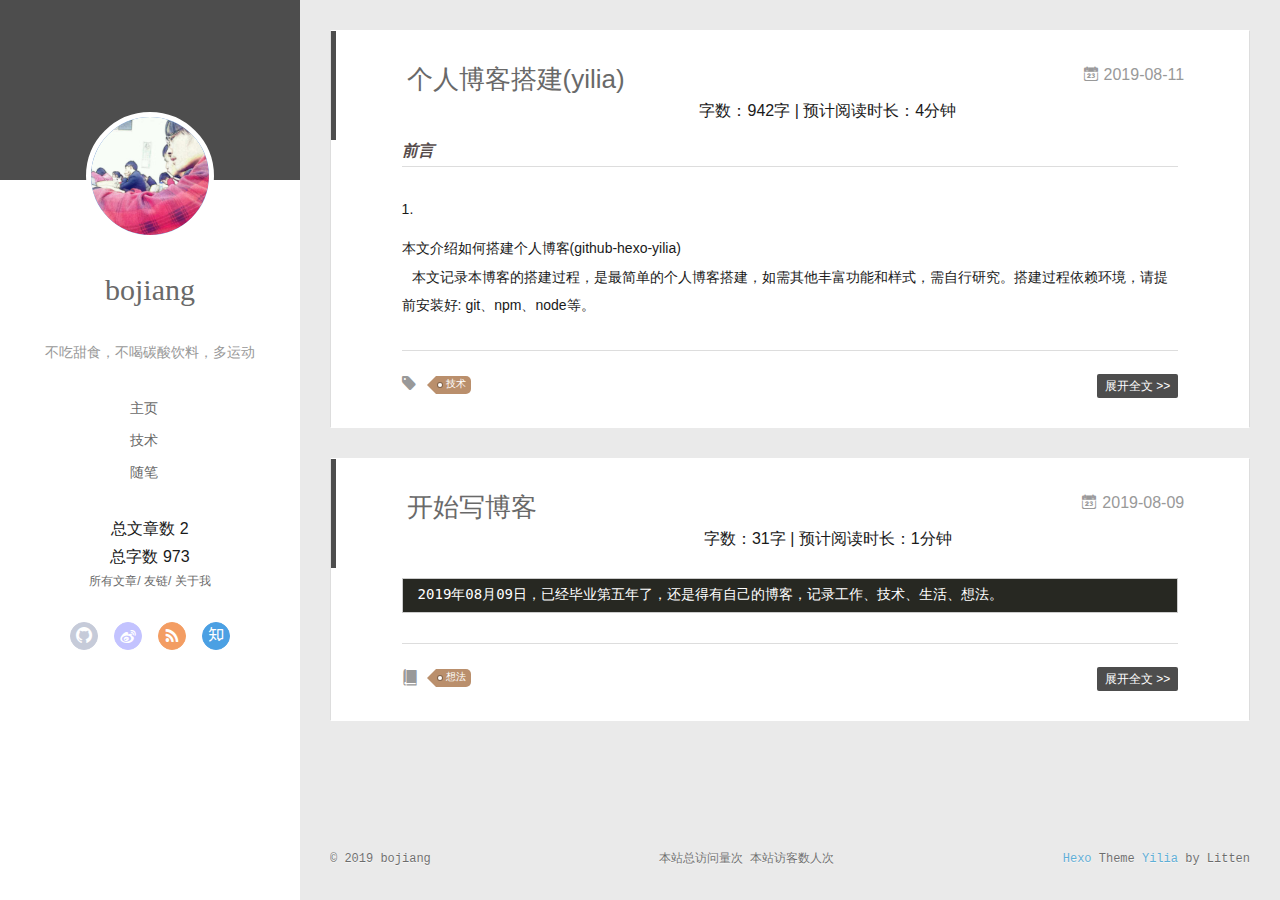
<file: index.html>
<!DOCTYPE html>
<html>
<head><meta name="generator" content="Hexo 3.9.0">
  <meta charset="utf-8">
  
  <meta name="renderer" content="webkit">
  <meta http-equiv="X-UA-Compatible" content="IE=edge">
  <link rel="dns-prefetch" href="http://yoursite.com">
  <title>bojiang的博客</title>
  <meta name="viewport" content="width=device-width, initial-scale=1, maximum-scale=1">
  <meta name="description" content="程序员">
<meta name="keywords" content="python,go,vue,程序员,果粉,骑行">
<meta property="og:type" content="website">
<meta property="og:title" content="bojiang的博客">
<meta property="og:url" content="http://yoursite.com/index.html">
<meta property="og:site_name" content="bojiang的博客">
<meta property="og:description" content="程序员">
<meta property="og:locale" content="zh-CN">
<meta name="twitter:card" content="summary">
<meta name="twitter:title" content="bojiang的博客">
<meta name="twitter:description" content="程序员">
  
    <link rel="alternative" href="/atom.xml" title="bojiang的博客" type="application/atom+xml">
  
  
    <link rel="icon" href="/assets/head.jpeg">
  
  <link rel="stylesheet" type="text/css" href="/./main.0cf68a.css">
  <style type="text/css">
  
    #container.show {
      background: linear-gradient(200deg,#a0cfe4,#e8c37e);
    }
  </style>
  

  

</head>
</html>
<body>
  <div id="container" q-class="show:isCtnShow">
    <canvas id="anm-canvas" class="anm-canvas"></canvas>
    <div class="left-col" q-class="show:isShow">
      
<div class="overlay" style="background: #4d4d4d"></div>
<div class="intrude-less">
	<header id="header" class="inner">
		<a href="/" class="profilepic">
			<img src="/assets/head.jpeg" class="js-avatar">
		</a>
		<hgroup>
		  <h1 class="header-author"><a href="/">bojiang</a></h1>
		</hgroup>
		
		<p class="header-subtitle">不吃甜食，不喝碳酸饮料，多运动</p>
		

		<nav class="header-menu">
			<ul>
			
				<li><a href="/">主页</a></li>
	        
				<li><a href="/tags/articles/">技术</a></li>
	        
				<li><a href="/tags/随笔/">随笔</a></li>
	        
			</ul>
		</nav>
<nav>
总文章数 2
</nav>
总字数 <span class="post-count">973</span>
		<nav class="header-smart-menu">
    		
    			
    			<a q-on="click: openSlider(e, 'innerArchive')" href="javascript:void(0)">所有文章</a>
    			
            
    			
    			<a q-on="click: openSlider(e, 'friends')" href="javascript:void(0)">友链</a>
    			
            
    			
    			<a q-on="click: openSlider(e, 'aboutme')" href="javascript:void(0)">关于我</a>
    			
            
		</nav>
		<nav class="header-nav">
			<div class="social">
				
					<a class="github" target="_blank" href="https://github.com/jiangbo202" title="github"><i class="icon-github"></i></a>
		        
					<a class="weibo" target="_blank" href="#" title="weibo"><i class="icon-weibo"></i></a>
		        
					<a class="rss" target="_blank" href="#" title="rss"><i class="icon-rss"></i></a>
		        
					<a class="zhihu" target="_blank" href="https://www.zhihu.com" title="zhihu"><i class="icon-zhihu"></i></a>
		        
			</div>
		</nav>
	</header>		
</div>

    </div>
    <div class="mid-col" q-class="show:isShow,hide:isShow|isFalse">
      
<nav id="mobile-nav">
  	<div class="overlay js-overlay" style="background: #4d4d4d"></div>
	<div class="btnctn js-mobile-btnctn">
  		<div class="slider-trigger list" q-on="click: openSlider(e)"><i class="icon icon-sort"></i></div>
	</div>
	<div class="intrude-less">
		<header id="header" class="inner">
			<div class="profilepic">
				<img src="/assets/head.jpeg" class="js-avatar">
			</div>
			<hgroup>
			  <h1 class="header-author js-header-author">bojiang</h1>
			</hgroup>
			
			<p class="header-subtitle"><i class="icon icon-quo-left"></i>不吃甜食，不喝碳酸饮料，多运动<i class="icon icon-quo-right"></i></p>
			
			
			
				
			
				
			
				
			
			
			
			<nav class="header-nav">
				<div class="social">
					
						<a class="github" target="_blank" href="https://github.com/jiangbo202" title="github"><i class="icon-github"></i></a>
			        
						<a class="weibo" target="_blank" href="#" title="weibo"><i class="icon-weibo"></i></a>
			        
						<a class="rss" target="_blank" href="#" title="rss"><i class="icon-rss"></i></a>
			        
						<a class="zhihu" target="_blank" href="https://www.zhihu.com" title="zhihu"><i class="icon-zhihu"></i></a>
			        
				</div>
			</nav>

			<nav class="header-menu js-header-menu">
				<ul style="width: 70%">
				
				
					<li style="width: 33.333333333333336%"><a href="/">主页</a></li>
		        
					<li style="width: 33.333333333333336%"><a href="/tags/articles/">技术</a></li>
		        
					<li style="width: 33.333333333333336%"><a href="/tags/随笔/">随笔</a></li>
		        
				</ul>
			</nav>
		</header>				
	</div>
	<div class="mobile-mask" style="display:none" q-show="isShow"></div>
</nav>

      <div id="wrapper" class="body-wrap">
        <div class="menu-l">
          <div class="canvas-wrap">
            <canvas data-colors="#eaeaea" data-sectionHeight="100" data-contentId="js-content" id="myCanvas1" class="anm-canvas"></canvas>
          </div>
          <div id="js-content" class="content-ll">
            
  
    <article id="post-个人博客搭建-主题yilia" class="article article-type-post  article-index" itemscope itemprop="blogPost">
  <div class="article-inner">
    
      <header class="article-header">
        
  
    <h1 itemprop="name">
      <a class="article-title" href="/2019/08/11/个人博客搭建-主题yilia/">个人博客搭建(yilia)</a>
    </h1>
  

        
        <a href="/2019/08/11/个人博客搭建-主题yilia/" class="archive-article-date">
  	<time datetime="2019-08-11T07:08:29.000Z" itemprop="datePublished"><i class="icon-calendar icon"></i>2019-08-11</time>
</a>
        
<div align="center" class="post-count">
字数：942字 | 预计阅读时长：4分钟
</div>
      </header>
    
    <div class="article-entry" itemprop="articleBody">
      
        <h6 id="前言"><a href="#前言" class="headerlink" title="前言"></a>前言</h6><ol>
<li><p>本文介绍如何搭建个人博客(github-hexo-yilia)<br>&ensp; 本文记录本博客的搭建过程，是最简单的个人博客搭建，如需其他丰富功能和样式，需自行研究。搭建过程依赖环境，请提前安装好: git、npm、node等。</p>
        
      

      
    </div>
    <div class="article-info article-info-index">
      
      
	<div class="article-tag tagcloud">
		<i class="icon-price-tags icon"></i>
		<ul class="article-tag-list">
			 
        		<li class="article-tag-list-item">
        			<a href="javascript:void(0)" class="js-tag article-tag-list-link color3">技术</a>
        		</li>
      		
		</ul>
	</div>

      

      
        <p class="article-more-link">
          <a class="article-more-a" href="/2019/08/11/个人博客搭建-主题yilia/">展开全文 >></a>
        </p>
      

      
      <div class="clearfix"></div>
    </div>
  </div>
</article>

<aside class="wrap-side-operation">
    <div class="mod-side-operation">
        
        <div class="jump-container" id="js-jump-container" style="display:none;">
            <a href="javascript:void(0)" class="mod-side-operation__jump-to-top">
                <i class="icon-font icon-back"></i>
            </a>
            <div id="js-jump-plan-container" class="jump-plan-container" style="top: -11px;">
                <i class="icon-font icon-plane jump-plane"></i>
            </div>
        </div>
        
        
    </div>
</aside>




  
    <article id="post-hello-world" class="article article-type-post  article-index" itemscope itemprop="blogPost">
  <div class="article-inner">
    
      <header class="article-header">
        
  
    <h1 itemprop="name">
      <a class="article-title" href="/2019/08/09/hello-world/">开始写博客</a>
    </h1>
  

        
        <a href="/2019/08/09/hello-world/" class="archive-article-date">
  	<time datetime="2019-08-09T11:26:00.000Z" itemprop="datePublished"><i class="icon-calendar icon"></i>2019-08-09</time>
</a>
        
<div align="center" class="post-count">
字数：31字 | 预计阅读时长：1分钟
</div>
      </header>
    
    <div class="article-entry" itemprop="articleBody">
      
        <pre><code>2019年08月09日，已经毕业第五年了，还是得有自己的博客，记录工作、技术、生活、想法。</code></pre>
      

      
    </div>
    <div class="article-info article-info-index">
      
      
      
	<div class="article-category tagcloud">
		<i class="icon-book icon"></i>
		<ul class="article-tag-list">
			 
        		<li class="article-tag-list-item">
        			<a href="/categories/想法//" class="article-tag-list-link color3">想法</a>
        		</li>
      		
		</ul>
	</div>


      
        <p class="article-more-link">
          <a class="article-more-a" href="/2019/08/09/hello-world/">展开全文 >></a>
        </p>
      

      
      <div class="clearfix"></div>
    </div>
  </div>
</article>

<aside class="wrap-side-operation">
    <div class="mod-side-operation">
        
        <div class="jump-container" id="js-jump-container" style="display:none;">
            <a href="javascript:void(0)" class="mod-side-operation__jump-to-top">
                <i class="icon-font icon-back"></i>
            </a>
            <div id="js-jump-plan-container" class="jump-plan-container" style="top: -11px;">
                <i class="icon-font icon-plane jump-plane"></i>
            </div>
        </div>
        
        
    </div>
</aside>




  
  


          </div>
        </div>
      </div>
      <footer id="footer">
  <div class="outer">
    <div id="footer-info">
    	<div class="footer-left">
    		&copy; 2019 bojiang
    	</div>
<span id="busuanzi_container_site_pv">    本站总访问量<span id="busuanzi_value_site_pv"></span>次</span>
<span id="busuanzi_container_site_uv">  本站访客数<span id="busuanzi_value_site_uv"></span>人次</span>
      	<div class="footer-right">
      		<a href="http://hexo.io/" target="_blank">Hexo</a>  Theme <a href="https://github.com/litten/hexo-theme-yilia" target="_blank">Yilia</a> by Litten
      	</div>
    </div>
  </div>
</footer>

    </div>
    <script>
	var yiliaConfig = {
		mathjax: false,
		isHome: true,
		isPost: false,
		isArchive: false,
		isTag: false,
		isCategory: false,
		open_in_new: false,
		toc_hide_index: true,
		root: "/",
		innerArchive: true,
		showTags: false
	}
</script>

<script>!function(t){function n(e){if(r[e])return r[e].exports;var i=r[e]={exports:{},id:e,loaded:!1};return t[e].call(i.exports,i,i.exports,n),i.loaded=!0,i.exports}var r={};n.m=t,n.c=r,n.p="./",n(0)}([function(t,n,r){r(195),t.exports=r(191)},function(t,n,r){var e=r(3),i=r(52),o=r(27),u=r(28),c=r(53),f="prototype",a=function(t,n,r){var s,l,h,v,p=t&a.F,d=t&a.G,y=t&a.S,g=t&a.P,b=t&a.B,m=d?e:y?e[n]||(e[n]={}):(e[n]||{})[f],x=d?i:i[n]||(i[n]={}),w=x[f]||(x[f]={});d&&(r=n);for(s in r)l=!p&&m&&void 0!==m[s],h=(l?m:r)[s],v=b&&l?c(h,e):g&&"function"==typeof h?c(Function.call,h):h,m&&u(m,s,h,t&a.U),x[s]!=h&&o(x,s,v),g&&w[s]!=h&&(w[s]=h)};e.core=i,a.F=1,a.G=2,a.S=4,a.P=8,a.B=16,a.W=32,a.U=64,a.R=128,t.exports=a},function(t,n,r){var e=r(6);t.exports=function(t){if(!e(t))throw TypeError(t+" is not an object!");return t}},function(t,n){var r=t.exports="undefined"!=typeof window&&window.Math==Math?window:"undefined"!=typeof self&&self.Math==Math?self:Function("return this")();"number"==typeof __g&&(__g=r)},function(t,n){t.exports=function(t){try{return!!t()}catch(t){return!0}}},function(t,n){var r=t.exports="undefined"!=typeof window&&window.Math==Math?window:"undefined"!=typeof self&&self.Math==Math?self:Function("return this")();"number"==typeof __g&&(__g=r)},function(t,n){t.exports=function(t){return"object"==typeof t?null!==t:"function"==typeof t}},function(t,n,r){var e=r(126)("wks"),i=r(76),o=r(3).Symbol,u="function"==typeof o;(t.exports=function(t){return e[t]||(e[t]=u&&o[t]||(u?o:i)("Symbol."+t))}).store=e},function(t,n){var r={}.hasOwnProperty;t.exports=function(t,n){return r.call(t,n)}},function(t,n,r){var e=r(94),i=r(33);t.exports=function(t){return e(i(t))}},function(t,n,r){t.exports=!r(4)(function(){return 7!=Object.defineProperty({},"a",{get:function(){return 7}}).a})},function(t,n,r){var e=r(2),i=r(167),o=r(50),u=Object.defineProperty;n.f=r(10)?Object.defineProperty:function(t,n,r){if(e(t),n=o(n,!0),e(r),i)try{return u(t,n,r)}catch(t){}if("get"in r||"set"in r)throw TypeError("Accessors not supported!");return"value"in r&&(t[n]=r.value),t}},function(t,n,r){t.exports=!r(18)(function(){return 7!=Object.defineProperty({},"a",{get:function(){return 7}}).a})},function(t,n,r){var e=r(14),i=r(22);t.exports=r(12)?function(t,n,r){return e.f(t,n,i(1,r))}:function(t,n,r){return t[n]=r,t}},function(t,n,r){var e=r(20),i=r(58),o=r(42),u=Object.defineProperty;n.f=r(12)?Object.defineProperty:function(t,n,r){if(e(t),n=o(n,!0),e(r),i)try{return u(t,n,r)}catch(t){}if("get"in r||"set"in r)throw TypeError("Accessors not supported!");return"value"in r&&(t[n]=r.value),t}},function(t,n,r){var e=r(40)("wks"),i=r(23),o=r(5).Symbol,u="function"==typeof o;(t.exports=function(t){return e[t]||(e[t]=u&&o[t]||(u?o:i)("Symbol."+t))}).store=e},function(t,n,r){var e=r(67),i=Math.min;t.exports=function(t){return t>0?i(e(t),9007199254740991):0}},function(t,n,r){var e=r(46);t.exports=function(t){return Object(e(t))}},function(t,n){t.exports=function(t){try{return!!t()}catch(t){return!0}}},function(t,n,r){var e=r(63),i=r(34);t.exports=Object.keys||function(t){return e(t,i)}},function(t,n,r){var e=r(21);t.exports=function(t){if(!e(t))throw TypeError(t+" is not an object!");return t}},function(t,n){t.exports=function(t){return"object"==typeof t?null!==t:"function"==typeof t}},function(t,n){t.exports=function(t,n){return{enumerable:!(1&t),configurable:!(2&t),writable:!(4&t),value:n}}},function(t,n){var r=0,e=Math.random();t.exports=function(t){return"Symbol(".concat(void 0===t?"":t,")_",(++r+e).toString(36))}},function(t,n){var r={}.hasOwnProperty;t.exports=function(t,n){return r.call(t,n)}},function(t,n){var r=t.exports={version:"2.4.0"};"number"==typeof __e&&(__e=r)},function(t,n){t.exports=function(t){if("function"!=typeof t)throw TypeError(t+" is not a function!");return t}},function(t,n,r){var e=r(11),i=r(66);t.exports=r(10)?function(t,n,r){return e.f(t,n,i(1,r))}:function(t,n,r){return t[n]=r,t}},function(t,n,r){var e=r(3),i=r(27),o=r(24),u=r(76)("src"),c="toString",f=Function[c],a=(""+f).split(c);r(52).inspectSource=function(t){return f.call(t)},(t.exports=function(t,n,r,c){var f="function"==typeof r;f&&(o(r,"name")||i(r,"name",n)),t[n]!==r&&(f&&(o(r,u)||i(r,u,t[n]?""+t[n]:a.join(String(n)))),t===e?t[n]=r:c?t[n]?t[n]=r:i(t,n,r):(delete t[n],i(t,n,r)))})(Function.prototype,c,function(){return"function"==typeof this&&this[u]||f.call(this)})},function(t,n,r){var e=r(1),i=r(4),o=r(46),u=function(t,n,r,e){var i=String(o(t)),u="<"+n;return""!==r&&(u+=" "+r+'="'+String(e).replace(/"/g,"&quot;")+'"'),u+">"+i+"</"+n+">"};t.exports=function(t,n){var r={};r[t]=n(u),e(e.P+e.F*i(function(){var n=""[t]('"');return n!==n.toLowerCase()||n.split('"').length>3}),"String",r)}},function(t,n,r){var e=r(115),i=r(46);t.exports=function(t){return e(i(t))}},function(t,n,r){var e=r(116),i=r(66),o=r(30),u=r(50),c=r(24),f=r(167),a=Object.getOwnPropertyDescriptor;n.f=r(10)?a:function(t,n){if(t=o(t),n=u(n,!0),f)try{return a(t,n)}catch(t){}if(c(t,n))return i(!e.f.call(t,n),t[n])}},function(t,n,r){var e=r(24),i=r(17),o=r(145)("IE_PROTO"),u=Object.prototype;t.exports=Object.getPrototypeOf||function(t){return t=i(t),e(t,o)?t[o]:"function"==typeof t.constructor&&t instanceof t.constructor?t.constructor.prototype:t instanceof Object?u:null}},function(t,n){t.exports=function(t){if(void 0==t)throw TypeError("Can't call method on  "+t);return t}},function(t,n){t.exports="constructor,hasOwnProperty,isPrototypeOf,propertyIsEnumerable,toLocaleString,toString,valueOf".split(",")},function(t,n){t.exports={}},function(t,n){t.exports=!0},function(t,n){n.f={}.propertyIsEnumerable},function(t,n,r){var e=r(14).f,i=r(8),o=r(15)("toStringTag");t.exports=function(t,n,r){t&&!i(t=r?t:t.prototype,o)&&e(t,o,{configurable:!0,value:n})}},function(t,n,r){var e=r(40)("keys"),i=r(23);t.exports=function(t){return e[t]||(e[t]=i(t))}},function(t,n,r){var e=r(5),i="__core-js_shared__",o=e[i]||(e[i]={});t.exports=function(t){return o[t]||(o[t]={})}},function(t,n){var r=Math.ceil,e=Math.floor;t.exports=function(t){return isNaN(t=+t)?0:(t>0?e:r)(t)}},function(t,n,r){var e=r(21);t.exports=function(t,n){if(!e(t))return t;var r,i;if(n&&"function"==typeof(r=t.toString)&&!e(i=r.call(t)))return i;if("function"==typeof(r=t.valueOf)&&!e(i=r.call(t)))return i;if(!n&&"function"==typeof(r=t.toString)&&!e(i=r.call(t)))return i;throw TypeError("Can't convert object to primitive value")}},function(t,n,r){var e=r(5),i=r(25),o=r(36),u=r(44),c=r(14).f;t.exports=function(t){var n=i.Symbol||(i.Symbol=o?{}:e.Symbol||{});"_"==t.charAt(0)||t in n||c(n,t,{value:u.f(t)})}},function(t,n,r){n.f=r(15)},function(t,n){var r={}.toString;t.exports=function(t){return r.call(t).slice(8,-1)}},function(t,n){t.exports=function(t){if(void 0==t)throw TypeError("Can't call method on  "+t);return t}},function(t,n,r){var e=r(4);t.exports=function(t,n){return!!t&&e(function(){n?t.call(null,function(){},1):t.call(null)})}},function(t,n,r){var e=r(53),i=r(115),o=r(17),u=r(16),c=r(203);t.exports=function(t,n){var r=1==t,f=2==t,a=3==t,s=4==t,l=6==t,h=5==t||l,v=n||c;return function(n,c,p){for(var d,y,g=o(n),b=i(g),m=e(c,p,3),x=u(b.length),w=0,S=r?v(n,x):f?v(n,0):void 0;x>w;w++)if((h||w in b)&&(d=b[w],y=m(d,w,g),t))if(r)S[w]=y;else if(y)switch(t){case 3:return!0;case 5:return d;case 6:return w;case 2:S.push(d)}else if(s)return!1;return l?-1:a||s?s:S}}},function(t,n,r){var e=r(1),i=r(52),o=r(4);t.exports=function(t,n){var r=(i.Object||{})[t]||Object[t],u={};u[t]=n(r),e(e.S+e.F*o(function(){r(1)}),"Object",u)}},function(t,n,r){var e=r(6);t.exports=function(t,n){if(!e(t))return t;var r,i;if(n&&"function"==typeof(r=t.toString)&&!e(i=r.call(t)))return i;if("function"==typeof(r=t.valueOf)&&!e(i=r.call(t)))return i;if(!n&&"function"==typeof(r=t.toString)&&!e(i=r.call(t)))return i;throw TypeError("Can't convert object to primitive value")}},function(t,n,r){var e=r(5),i=r(25),o=r(91),u=r(13),c="prototype",f=function(t,n,r){var a,s,l,h=t&f.F,v=t&f.G,p=t&f.S,d=t&f.P,y=t&f.B,g=t&f.W,b=v?i:i[n]||(i[n]={}),m=b[c],x=v?e:p?e[n]:(e[n]||{})[c];v&&(r=n);for(a in r)(s=!h&&x&&void 0!==x[a])&&a in b||(l=s?x[a]:r[a],b[a]=v&&"function"!=typeof x[a]?r[a]:y&&s?o(l,e):g&&x[a]==l?function(t){var n=function(n,r,e){if(this instanceof t){switch(arguments.length){case 0:return new t;case 1:return new t(n);case 2:return new t(n,r)}return new t(n,r,e)}return t.apply(this,arguments)};return n[c]=t[c],n}(l):d&&"function"==typeof l?o(Function.call,l):l,d&&((b.virtual||(b.virtual={}))[a]=l,t&f.R&&m&&!m[a]&&u(m,a,l)))};f.F=1,f.G=2,f.S=4,f.P=8,f.B=16,f.W=32,f.U=64,f.R=128,t.exports=f},function(t,n){var r=t.exports={version:"2.4.0"};"number"==typeof __e&&(__e=r)},function(t,n,r){var e=r(26);t.exports=function(t,n,r){if(e(t),void 0===n)return t;switch(r){case 1:return function(r){return t.call(n,r)};case 2:return function(r,e){return t.call(n,r,e)};case 3:return function(r,e,i){return t.call(n,r,e,i)}}return function(){return t.apply(n,arguments)}}},function(t,n,r){var e=r(183),i=r(1),o=r(126)("metadata"),u=o.store||(o.store=new(r(186))),c=function(t,n,r){var i=u.get(t);if(!i){if(!r)return;u.set(t,i=new e)}var o=i.get(n);if(!o){if(!r)return;i.set(n,o=new e)}return o},f=function(t,n,r){var e=c(n,r,!1);return void 0!==e&&e.has(t)},a=function(t,n,r){var e=c(n,r,!1);return void 0===e?void 0:e.get(t)},s=function(t,n,r,e){c(r,e,!0).set(t,n)},l=function(t,n){var r=c(t,n,!1),e=[];return r&&r.forEach(function(t,n){e.push(n)}),e},h=function(t){return void 0===t||"symbol"==typeof t?t:String(t)},v=function(t){i(i.S,"Reflect",t)};t.exports={store:u,map:c,has:f,get:a,set:s,keys:l,key:h,exp:v}},function(t,n,r){"use strict";if(r(10)){var e=r(69),i=r(3),o=r(4),u=r(1),c=r(127),f=r(152),a=r(53),s=r(68),l=r(66),h=r(27),v=r(73),p=r(67),d=r(16),y=r(75),g=r(50),b=r(24),m=r(180),x=r(114),w=r(6),S=r(17),_=r(137),O=r(70),E=r(32),P=r(71).f,j=r(154),F=r(76),M=r(7),A=r(48),N=r(117),T=r(146),I=r(155),k=r(80),L=r(123),R=r(74),C=r(130),D=r(160),U=r(11),W=r(31),G=U.f,B=W.f,V=i.RangeError,z=i.TypeError,q=i.Uint8Array,K="ArrayBuffer",J="Shared"+K,Y="BYTES_PER_ELEMENT",H="prototype",$=Array[H],X=f.ArrayBuffer,Q=f.DataView,Z=A(0),tt=A(2),nt=A(3),rt=A(4),et=A(5),it=A(6),ot=N(!0),ut=N(!1),ct=I.values,ft=I.keys,at=I.entries,st=$.lastIndexOf,lt=$.reduce,ht=$.reduceRight,vt=$.join,pt=$.sort,dt=$.slice,yt=$.toString,gt=$.toLocaleString,bt=M("iterator"),mt=M("toStringTag"),xt=F("typed_constructor"),wt=F("def_constructor"),St=c.CONSTR,_t=c.TYPED,Ot=c.VIEW,Et="Wrong length!",Pt=A(1,function(t,n){return Tt(T(t,t[wt]),n)}),jt=o(function(){return 1===new q(new Uint16Array([1]).buffer)[0]}),Ft=!!q&&!!q[H].set&&o(function(){new q(1).set({})}),Mt=function(t,n){if(void 0===t)throw z(Et);var r=+t,e=d(t);if(n&&!m(r,e))throw V(Et);return e},At=function(t,n){var r=p(t);if(r<0||r%n)throw V("Wrong offset!");return r},Nt=function(t){if(w(t)&&_t in t)return t;throw z(t+" is not a typed array!")},Tt=function(t,n){if(!(w(t)&&xt in t))throw z("It is not a typed array constructor!");return new t(n)},It=function(t,n){return kt(T(t,t[wt]),n)},kt=function(t,n){for(var r=0,e=n.length,i=Tt(t,e);e>r;)i[r]=n[r++];return i},Lt=function(t,n,r){G(t,n,{get:function(){return this._d[r]}})},Rt=function(t){var n,r,e,i,o,u,c=S(t),f=arguments.length,s=f>1?arguments[1]:void 0,l=void 0!==s,h=j(c);if(void 0!=h&&!_(h)){for(u=h.call(c),e=[],n=0;!(o=u.next()).done;n++)e.push(o.value);c=e}for(l&&f>2&&(s=a(s,arguments[2],2)),n=0,r=d(c.length),i=Tt(this,r);r>n;n++)i[n]=l?s(c[n],n):c[n];return i},Ct=function(){for(var t=0,n=arguments.length,r=Tt(this,n);n>t;)r[t]=arguments[t++];return r},Dt=!!q&&o(function(){gt.call(new q(1))}),Ut=function(){return gt.apply(Dt?dt.call(Nt(this)):Nt(this),arguments)},Wt={copyWithin:function(t,n){return D.call(Nt(this),t,n,arguments.length>2?arguments[2]:void 0)},every:function(t){return rt(Nt(this),t,arguments.length>1?arguments[1]:void 0)},fill:function(t){return C.apply(Nt(this),arguments)},filter:function(t){return It(this,tt(Nt(this),t,arguments.length>1?arguments[1]:void 0))},find:function(t){return et(Nt(this),t,arguments.length>1?arguments[1]:void 0)},findIndex:function(t){return it(Nt(this),t,arguments.length>1?arguments[1]:void 0)},forEach:function(t){Z(Nt(this),t,arguments.length>1?arguments[1]:void 0)},indexOf:function(t){return ut(Nt(this),t,arguments.length>1?arguments[1]:void 0)},includes:function(t){return ot(Nt(this),t,arguments.length>1?arguments[1]:void 0)},join:function(t){return vt.apply(Nt(this),arguments)},lastIndexOf:function(t){return st.apply(Nt(this),arguments)},map:function(t){return Pt(Nt(this),t,arguments.length>1?arguments[1]:void 0)},reduce:function(t){return lt.apply(Nt(this),arguments)},reduceRight:function(t){return ht.apply(Nt(this),arguments)},reverse:function(){for(var t,n=this,r=Nt(n).length,e=Math.floor(r/2),i=0;i<e;)t=n[i],n[i++]=n[--r],n[r]=t;return n},some:function(t){return nt(Nt(this),t,arguments.length>1?arguments[1]:void 0)},sort:function(t){return pt.call(Nt(this),t)},subarray:function(t,n){var r=Nt(this),e=r.length,i=y(t,e);return new(T(r,r[wt]))(r.buffer,r.byteOffset+i*r.BYTES_PER_ELEMENT,d((void 0===n?e:y(n,e))-i))}},Gt=function(t,n){return It(this,dt.call(Nt(this),t,n))},Bt=function(t){Nt(this);var n=At(arguments[1],1),r=this.length,e=S(t),i=d(e.length),o=0;if(i+n>r)throw V(Et);for(;o<i;)this[n+o]=e[o++]},Vt={entries:function(){return at.call(Nt(this))},keys:function(){return ft.call(Nt(this))},values:function(){return ct.call(Nt(this))}},zt=function(t,n){return w(t)&&t[_t]&&"symbol"!=typeof n&&n in t&&String(+n)==String(n)},qt=function(t,n){return zt(t,n=g(n,!0))?l(2,t[n]):B(t,n)},Kt=function(t,n,r){return!(zt(t,n=g(n,!0))&&w(r)&&b(r,"value"))||b(r,"get")||b(r,"set")||r.configurable||b(r,"writable")&&!r.writable||b(r,"enumerable")&&!r.enumerable?G(t,n,r):(t[n]=r.value,t)};St||(W.f=qt,U.f=Kt),u(u.S+u.F*!St,"Object",{getOwnPropertyDescriptor:qt,defineProperty:Kt}),o(function(){yt.call({})})&&(yt=gt=function(){return vt.call(this)});var Jt=v({},Wt);v(Jt,Vt),h(Jt,bt,Vt.values),v(Jt,{slice:Gt,set:Bt,constructor:function(){},toString:yt,toLocaleString:Ut}),Lt(Jt,"buffer","b"),Lt(Jt,"byteOffset","o"),Lt(Jt,"byteLength","l"),Lt(Jt,"length","e"),G(Jt,mt,{get:function(){return this[_t]}}),t.exports=function(t,n,r,f){f=!!f;var a=t+(f?"Clamped":"")+"Array",l="Uint8Array"!=a,v="get"+t,p="set"+t,y=i[a],g=y||{},b=y&&E(y),m=!y||!c.ABV,S={},_=y&&y[H],j=function(t,r){var e=t._d;return e.v[v](r*n+e.o,jt)},F=function(t,r,e){var i=t._d;f&&(e=(e=Math.round(e))<0?0:e>255?255:255&e),i.v[p](r*n+i.o,e,jt)},M=function(t,n){G(t,n,{get:function(){return j(this,n)},set:function(t){return F(this,n,t)},enumerable:!0})};m?(y=r(function(t,r,e,i){s(t,y,a,"_d");var o,u,c,f,l=0,v=0;if(w(r)){if(!(r instanceof X||(f=x(r))==K||f==J))return _t in r?kt(y,r):Rt.call(y,r);o=r,v=At(e,n);var p=r.byteLength;if(void 0===i){if(p%n)throw V(Et);if((u=p-v)<0)throw V(Et)}else if((u=d(i)*n)+v>p)throw V(Et);c=u/n}else c=Mt(r,!0),u=c*n,o=new X(u);for(h(t,"_d",{b:o,o:v,l:u,e:c,v:new Q(o)});l<c;)M(t,l++)}),_=y[H]=O(Jt),h(_,"constructor",y)):L(function(t){new y(null),new y(t)},!0)||(y=r(function(t,r,e,i){s(t,y,a);var o;return w(r)?r instanceof X||(o=x(r))==K||o==J?void 0!==i?new g(r,At(e,n),i):void 0!==e?new g(r,At(e,n)):new g(r):_t in r?kt(y,r):Rt.call(y,r):new g(Mt(r,l))}),Z(b!==Function.prototype?P(g).concat(P(b)):P(g),function(t){t in y||h(y,t,g[t])}),y[H]=_,e||(_.constructor=y));var A=_[bt],N=!!A&&("values"==A.name||void 0==A.name),T=Vt.values;h(y,xt,!0),h(_,_t,a),h(_,Ot,!0),h(_,wt,y),(f?new y(1)[mt]==a:mt in _)||G(_,mt,{get:function(){return a}}),S[a]=y,u(u.G+u.W+u.F*(y!=g),S),u(u.S,a,{BYTES_PER_ELEMENT:n,from:Rt,of:Ct}),Y in _||h(_,Y,n),u(u.P,a,Wt),R(a),u(u.P+u.F*Ft,a,{set:Bt}),u(u.P+u.F*!N,a,Vt),u(u.P+u.F*(_.toString!=yt),a,{toString:yt}),u(u.P+u.F*o(function(){new y(1).slice()}),a,{slice:Gt}),u(u.P+u.F*(o(function(){return[1,2].toLocaleString()!=new y([1,2]).toLocaleString()})||!o(function(){_.toLocaleString.call([1,2])})),a,{toLocaleString:Ut}),k[a]=N?A:T,e||N||h(_,bt,T)}}else t.exports=function(){}},function(t,n){var r={}.toString;t.exports=function(t){return r.call(t).slice(8,-1)}},function(t,n,r){var e=r(21),i=r(5).document,o=e(i)&&e(i.createElement);t.exports=function(t){return o?i.createElement(t):{}}},function(t,n,r){t.exports=!r(12)&&!r(18)(function(){return 7!=Object.defineProperty(r(57)("div"),"a",{get:function(){return 7}}).a})},function(t,n,r){"use strict";var e=r(36),i=r(51),o=r(64),u=r(13),c=r(8),f=r(35),a=r(96),s=r(38),l=r(103),h=r(15)("iterator"),v=!([].keys&&"next"in[].keys()),p="keys",d="values",y=function(){return this};t.exports=function(t,n,r,g,b,m,x){a(r,n,g);var w,S,_,O=function(t){if(!v&&t in F)return F[t];switch(t){case p:case d:return function(){return new r(this,t)}}return function(){return new r(this,t)}},E=n+" Iterator",P=b==d,j=!1,F=t.prototype,M=F[h]||F["@@iterator"]||b&&F[b],A=M||O(b),N=b?P?O("entries"):A:void 0,T="Array"==n?F.entries||M:M;if(T&&(_=l(T.call(new t)))!==Object.prototype&&(s(_,E,!0),e||c(_,h)||u(_,h,y)),P&&M&&M.name!==d&&(j=!0,A=function(){return M.call(this)}),e&&!x||!v&&!j&&F[h]||u(F,h,A),f[n]=A,f[E]=y,b)if(w={values:P?A:O(d),keys:m?A:O(p),entries:N},x)for(S in w)S in F||o(F,S,w[S]);else i(i.P+i.F*(v||j),n,w);return w}},function(t,n,r){var e=r(20),i=r(100),o=r(34),u=r(39)("IE_PROTO"),c=function(){},f="prototype",a=function(){var t,n=r(57)("iframe"),e=o.length;for(n.style.display="none",r(93).appendChild(n),n.src="javascript:",t=n.contentWindow.document,t.open(),t.write("<script>document.F=Object<\/script>"),t.close(),a=t.F;e--;)delete a[f][o[e]];return a()};t.exports=Object.create||function(t,n){var r;return null!==t?(c[f]=e(t),r=new c,c[f]=null,r[u]=t):r=a(),void 0===n?r:i(r,n)}},function(t,n,r){var e=r(63),i=r(34).concat("length","prototype");n.f=Object.getOwnPropertyNames||function(t){return e(t,i)}},function(t,n){n.f=Object.getOwnPropertySymbols},function(t,n,r){var e=r(8),i=r(9),o=r(90)(!1),u=r(39)("IE_PROTO");t.exports=function(t,n){var r,c=i(t),f=0,a=[];for(r in c)r!=u&&e(c,r)&&a.push(r);for(;n.length>f;)e(c,r=n[f++])&&(~o(a,r)||a.push(r));return a}},function(t,n,r){t.exports=r(13)},function(t,n,r){var e=r(76)("meta"),i=r(6),o=r(24),u=r(11).f,c=0,f=Object.isExtensible||function(){return!0},a=!r(4)(function(){return f(Object.preventExtensions({}))}),s=function(t){u(t,e,{value:{i:"O"+ ++c,w:{}}})},l=function(t,n){if(!i(t))return"symbol"==typeof t?t:("string"==typeof t?"S":"P")+t;if(!o(t,e)){if(!f(t))return"F";if(!n)return"E";s(t)}return t[e].i},h=function(t,n){if(!o(t,e)){if(!f(t))return!0;if(!n)return!1;s(t)}return t[e].w},v=function(t){return a&&p.NEED&&f(t)&&!o(t,e)&&s(t),t},p=t.exports={KEY:e,NEED:!1,fastKey:l,getWeak:h,onFreeze:v}},function(t,n){t.exports=function(t,n){return{enumerable:!(1&t),configurable:!(2&t),writable:!(4&t),value:n}}},function(t,n){var r=Math.ceil,e=Math.floor;t.exports=function(t){return isNaN(t=+t)?0:(t>0?e:r)(t)}},function(t,n){t.exports=function(t,n,r,e){if(!(t instanceof n)||void 0!==e&&e in t)throw TypeError(r+": incorrect invocation!");return t}},function(t,n){t.exports=!1},function(t,n,r){var e=r(2),i=r(173),o=r(133),u=r(145)("IE_PROTO"),c=function(){},f="prototype",a=function(){var t,n=r(132)("iframe"),e=o.length;for(n.style.display="none",r(135).appendChild(n),n.src="javascript:",t=n.contentWindow.document,t.open(),t.write("<script>document.F=Object<\/script>"),t.close(),a=t.F;e--;)delete a[f][o[e]];return a()};t.exports=Object.create||function(t,n){var r;return null!==t?(c[f]=e(t),r=new c,c[f]=null,r[u]=t):r=a(),void 0===n?r:i(r,n)}},function(t,n,r){var e=r(175),i=r(133).concat("length","prototype");n.f=Object.getOwnPropertyNames||function(t){return e(t,i)}},function(t,n,r){var e=r(175),i=r(133);t.exports=Object.keys||function(t){return e(t,i)}},function(t,n,r){var e=r(28);t.exports=function(t,n,r){for(var i in n)e(t,i,n[i],r);return t}},function(t,n,r){"use strict";var e=r(3),i=r(11),o=r(10),u=r(7)("species");t.exports=function(t){var n=e[t];o&&n&&!n[u]&&i.f(n,u,{configurable:!0,get:function(){return this}})}},function(t,n,r){var e=r(67),i=Math.max,o=Math.min;t.exports=function(t,n){return t=e(t),t<0?i(t+n,0):o(t,n)}},function(t,n){var r=0,e=Math.random();t.exports=function(t){return"Symbol(".concat(void 0===t?"":t,")_",(++r+e).toString(36))}},function(t,n,r){var e=r(33);t.exports=function(t){return Object(e(t))}},function(t,n,r){var e=r(7)("unscopables"),i=Array.prototype;void 0==i[e]&&r(27)(i,e,{}),t.exports=function(t){i[e][t]=!0}},function(t,n,r){var e=r(53),i=r(169),o=r(137),u=r(2),c=r(16),f=r(154),a={},s={},n=t.exports=function(t,n,r,l,h){var v,p,d,y,g=h?function(){return t}:f(t),b=e(r,l,n?2:1),m=0;if("function"!=typeof g)throw TypeError(t+" is not iterable!");if(o(g)){for(v=c(t.length);v>m;m++)if((y=n?b(u(p=t[m])[0],p[1]):b(t[m]))===a||y===s)return y}else for(d=g.call(t);!(p=d.next()).done;)if((y=i(d,b,p.value,n))===a||y===s)return y};n.BREAK=a,n.RETURN=s},function(t,n){t.exports={}},function(t,n,r){var e=r(11).f,i=r(24),o=r(7)("toStringTag");t.exports=function(t,n,r){t&&!i(t=r?t:t.prototype,o)&&e(t,o,{configurable:!0,value:n})}},function(t,n,r){var e=r(1),i=r(46),o=r(4),u=r(150),c="["+u+"]",f="​",a=RegExp("^"+c+c+"*"),s=RegExp(c+c+"*$"),l=function(t,n,r){var i={},c=o(function(){return!!u[t]()||f[t]()!=f}),a=i[t]=c?n(h):u[t];r&&(i[r]=a),e(e.P+e.F*c,"String",i)},h=l.trim=function(t,n){return t=String(i(t)),1&n&&(t=t.replace(a,"")),2&n&&(t=t.replace(s,"")),t};t.exports=l},function(t,n,r){t.exports={default:r(86),__esModule:!0}},function(t,n,r){t.exports={default:r(87),__esModule:!0}},function(t,n,r){"use strict";function e(t){return t&&t.__esModule?t:{default:t}}n.__esModule=!0;var i=r(84),o=e(i),u=r(83),c=e(u),f="function"==typeof c.default&&"symbol"==typeof o.default?function(t){return typeof t}:function(t){return t&&"function"==typeof c.default&&t.constructor===c.default&&t!==c.default.prototype?"symbol":typeof t};n.default="function"==typeof c.default&&"symbol"===f(o.default)?function(t){return void 0===t?"undefined":f(t)}:function(t){return t&&"function"==typeof c.default&&t.constructor===c.default&&t!==c.default.prototype?"symbol":void 0===t?"undefined":f(t)}},function(t,n,r){r(110),r(108),r(111),r(112),t.exports=r(25).Symbol},function(t,n,r){r(109),r(113),t.exports=r(44).f("iterator")},function(t,n){t.exports=function(t){if("function"!=typeof t)throw TypeError(t+" is not a function!");return t}},function(t,n){t.exports=function(){}},function(t,n,r){var e=r(9),i=r(106),o=r(105);t.exports=function(t){return function(n,r,u){var c,f=e(n),a=i(f.length),s=o(u,a);if(t&&r!=r){for(;a>s;)if((c=f[s++])!=c)return!0}else for(;a>s;s++)if((t||s in f)&&f[s]===r)return t||s||0;return!t&&-1}}},function(t,n,r){var e=r(88);t.exports=function(t,n,r){if(e(t),void 0===n)return t;switch(r){case 1:return function(r){return t.call(n,r)};case 2:return function(r,e){return t.call(n,r,e)};case 3:return function(r,e,i){return t.call(n,r,e,i)}}return function(){return t.apply(n,arguments)}}},function(t,n,r){var e=r(19),i=r(62),o=r(37);t.exports=function(t){var n=e(t),r=i.f;if(r)for(var u,c=r(t),f=o.f,a=0;c.length>a;)f.call(t,u=c[a++])&&n.push(u);return n}},function(t,n,r){t.exports=r(5).document&&document.documentElement},function(t,n,r){var e=r(56);t.exports=Object("z").propertyIsEnumerable(0)?Object:function(t){return"String"==e(t)?t.split(""):Object(t)}},function(t,n,r){var e=r(56);t.exports=Array.isArray||function(t){return"Array"==e(t)}},function(t,n,r){"use strict";var e=r(60),i=r(22),o=r(38),u={};r(13)(u,r(15)("iterator"),function(){return this}),t.exports=function(t,n,r){t.prototype=e(u,{next:i(1,r)}),o(t,n+" Iterator")}},function(t,n){t.exports=function(t,n){return{value:n,done:!!t}}},function(t,n,r){var e=r(19),i=r(9);t.exports=function(t,n){for(var r,o=i(t),u=e(o),c=u.length,f=0;c>f;)if(o[r=u[f++]]===n)return r}},function(t,n,r){var e=r(23)("meta"),i=r(21),o=r(8),u=r(14).f,c=0,f=Object.isExtensible||function(){return!0},a=!r(18)(function(){return f(Object.preventExtensions({}))}),s=function(t){u(t,e,{value:{i:"O"+ ++c,w:{}}})},l=function(t,n){if(!i(t))return"symbol"==typeof t?t:("string"==typeof t?"S":"P")+t;if(!o(t,e)){if(!f(t))return"F";if(!n)return"E";s(t)}return t[e].i},h=function(t,n){if(!o(t,e)){if(!f(t))return!0;if(!n)return!1;s(t)}return t[e].w},v=function(t){return a&&p.NEED&&f(t)&&!o(t,e)&&s(t),t},p=t.exports={KEY:e,NEED:!1,fastKey:l,getWeak:h,onFreeze:v}},function(t,n,r){var e=r(14),i=r(20),o=r(19);t.exports=r(12)?Object.defineProperties:function(t,n){i(t);for(var r,u=o(n),c=u.length,f=0;c>f;)e.f(t,r=u[f++],n[r]);return t}},function(t,n,r){var e=r(37),i=r(22),o=r(9),u=r(42),c=r(8),f=r(58),a=Object.getOwnPropertyDescriptor;n.f=r(12)?a:function(t,n){if(t=o(t),n=u(n,!0),f)try{return a(t,n)}catch(t){}if(c(t,n))return i(!e.f.call(t,n),t[n])}},function(t,n,r){var e=r(9),i=r(61).f,o={}.toString,u="object"==typeof window&&window&&Object.getOwnPropertyNames?Object.getOwnPropertyNames(window):[],c=function(t){try{return i(t)}catch(t){return u.slice()}};t.exports.f=function(t){return u&&"[object Window]"==o.call(t)?c(t):i(e(t))}},function(t,n,r){var e=r(8),i=r(77),o=r(39)("IE_PROTO"),u=Object.prototype;t.exports=Object.getPrototypeOf||function(t){return t=i(t),e(t,o)?t[o]:"function"==typeof t.constructor&&t instanceof t.constructor?t.constructor.prototype:t instanceof Object?u:null}},function(t,n,r){var e=r(41),i=r(33);t.exports=function(t){return function(n,r){var o,u,c=String(i(n)),f=e(r),a=c.length;return f<0||f>=a?t?"":void 0:(o=c.charCodeAt(f),o<55296||o>56319||f+1===a||(u=c.charCodeAt(f+1))<56320||u>57343?t?c.charAt(f):o:t?c.slice(f,f+2):u-56320+(o-55296<<10)+65536)}}},function(t,n,r){var e=r(41),i=Math.max,o=Math.min;t.exports=function(t,n){return t=e(t),t<0?i(t+n,0):o(t,n)}},function(t,n,r){var e=r(41),i=Math.min;t.exports=function(t){return t>0?i(e(t),9007199254740991):0}},function(t,n,r){"use strict";var e=r(89),i=r(97),o=r(35),u=r(9);t.exports=r(59)(Array,"Array",function(t,n){this._t=u(t),this._i=0,this._k=n},function(){var t=this._t,n=this._k,r=this._i++;return!t||r>=t.length?(this._t=void 0,i(1)):"keys"==n?i(0,r):"values"==n?i(0,t[r]):i(0,[r,t[r]])},"values"),o.Arguments=o.Array,e("keys"),e("values"),e("entries")},function(t,n){},function(t,n,r){"use strict";var e=r(104)(!0);r(59)(String,"String",function(t){this._t=String(t),this._i=0},function(){var t,n=this._t,r=this._i;return r>=n.length?{value:void 0,done:!0}:(t=e(n,r),this._i+=t.length,{value:t,done:!1})})},function(t,n,r){"use strict";var e=r(5),i=r(8),o=r(12),u=r(51),c=r(64),f=r(99).KEY,a=r(18),s=r(40),l=r(38),h=r(23),v=r(15),p=r(44),d=r(43),y=r(98),g=r(92),b=r(95),m=r(20),x=r(9),w=r(42),S=r(22),_=r(60),O=r(102),E=r(101),P=r(14),j=r(19),F=E.f,M=P.f,A=O.f,N=e.Symbol,T=e.JSON,I=T&&T.stringify,k="prototype",L=v("_hidden"),R=v("toPrimitive"),C={}.propertyIsEnumerable,D=s("symbol-registry"),U=s("symbols"),W=s("op-symbols"),G=Object[k],B="function"==typeof N,V=e.QObject,z=!V||!V[k]||!V[k].findChild,q=o&&a(function(){return 7!=_(M({},"a",{get:function(){return M(this,"a",{value:7}).a}})).a})?function(t,n,r){var e=F(G,n);e&&delete G[n],M(t,n,r),e&&t!==G&&M(G,n,e)}:M,K=function(t){var n=U[t]=_(N[k]);return n._k=t,n},J=B&&"symbol"==typeof N.iterator?function(t){return"symbol"==typeof t}:function(t){return t instanceof N},Y=function(t,n,r){return t===G&&Y(W,n,r),m(t),n=w(n,!0),m(r),i(U,n)?(r.enumerable?(i(t,L)&&t[L][n]&&(t[L][n]=!1),r=_(r,{enumerable:S(0,!1)})):(i(t,L)||M(t,L,S(1,{})),t[L][n]=!0),q(t,n,r)):M(t,n,r)},H=function(t,n){m(t);for(var r,e=g(n=x(n)),i=0,o=e.length;o>i;)Y(t,r=e[i++],n[r]);return t},$=function(t,n){return void 0===n?_(t):H(_(t),n)},X=function(t){var n=C.call(this,t=w(t,!0));return!(this===G&&i(U,t)&&!i(W,t))&&(!(n||!i(this,t)||!i(U,t)||i(this,L)&&this[L][t])||n)},Q=function(t,n){if(t=x(t),n=w(n,!0),t!==G||!i(U,n)||i(W,n)){var r=F(t,n);return!r||!i(U,n)||i(t,L)&&t[L][n]||(r.enumerable=!0),r}},Z=function(t){for(var n,r=A(x(t)),e=[],o=0;r.length>o;)i(U,n=r[o++])||n==L||n==f||e.push(n);return e},tt=function(t){for(var n,r=t===G,e=A(r?W:x(t)),o=[],u=0;e.length>u;)!i(U,n=e[u++])||r&&!i(G,n)||o.push(U[n]);return o};B||(N=function(){if(this instanceof N)throw TypeError("Symbol is not a constructor!");var t=h(arguments.length>0?arguments[0]:void 0),n=function(r){this===G&&n.call(W,r),i(this,L)&&i(this[L],t)&&(this[L][t]=!1),q(this,t,S(1,r))};return o&&z&&q(G,t,{configurable:!0,set:n}),K(t)},c(N[k],"toString",function(){return this._k}),E.f=Q,P.f=Y,r(61).f=O.f=Z,r(37).f=X,r(62).f=tt,o&&!r(36)&&c(G,"propertyIsEnumerable",X,!0),p.f=function(t){return K(v(t))}),u(u.G+u.W+u.F*!B,{Symbol:N});for(var nt="hasInstance,isConcatSpreadable,iterator,match,replace,search,species,split,toPrimitive,toStringTag,unscopables".split(","),rt=0;nt.length>rt;)v(nt[rt++]);for(var nt=j(v.store),rt=0;nt.length>rt;)d(nt[rt++]);u(u.S+u.F*!B,"Symbol",{for:function(t){return i(D,t+="")?D[t]:D[t]=N(t)},keyFor:function(t){if(J(t))return y(D,t);throw TypeError(t+" is not a symbol!")},useSetter:function(){z=!0},useSimple:function(){z=!1}}),u(u.S+u.F*!B,"Object",{create:$,defineProperty:Y,defineProperties:H,getOwnPropertyDescriptor:Q,getOwnPropertyNames:Z,getOwnPropertySymbols:tt}),T&&u(u.S+u.F*(!B||a(function(){var t=N();return"[null]"!=I([t])||"{}"!=I({a:t})||"{}"!=I(Object(t))})),"JSON",{stringify:function(t){if(void 0!==t&&!J(t)){for(var n,r,e=[t],i=1;arguments.length>i;)e.push(arguments[i++]);return n=e[1],"function"==typeof n&&(r=n),!r&&b(n)||(n=function(t,n){if(r&&(n=r.call(this,t,n)),!J(n))return n}),e[1]=n,I.apply(T,e)}}}),N[k][R]||r(13)(N[k],R,N[k].valueOf),l(N,"Symbol"),l(Math,"Math",!0),l(e.JSON,"JSON",!0)},function(t,n,r){r(43)("asyncIterator")},function(t,n,r){r(43)("observable")},function(t,n,r){r(107);for(var e=r(5),i=r(13),o=r(35),u=r(15)("toStringTag"),c=["NodeList","DOMTokenList","MediaList","StyleSheetList","CSSRuleList"],f=0;f<5;f++){var a=c[f],s=e[a],l=s&&s.prototype;l&&!l[u]&&i(l,u,a),o[a]=o.Array}},function(t,n,r){var e=r(45),i=r(7)("toStringTag"),o="Arguments"==e(function(){return arguments}()),u=function(t,n){try{return t[n]}catch(t){}};t.exports=function(t){var n,r,c;return void 0===t?"Undefined":null===t?"Null":"string"==typeof(r=u(n=Object(t),i))?r:o?e(n):"Object"==(c=e(n))&&"function"==typeof n.callee?"Arguments":c}},function(t,n,r){var e=r(45);t.exports=Object("z").propertyIsEnumerable(0)?Object:function(t){return"String"==e(t)?t.split(""):Object(t)}},function(t,n){n.f={}.propertyIsEnumerable},function(t,n,r){var e=r(30),i=r(16),o=r(75);t.exports=function(t){return function(n,r,u){var c,f=e(n),a=i(f.length),s=o(u,a);if(t&&r!=r){for(;a>s;)if((c=f[s++])!=c)return!0}else for(;a>s;s++)if((t||s in f)&&f[s]===r)return t||s||0;return!t&&-1}}},function(t,n,r){"use strict";var e=r(3),i=r(1),o=r(28),u=r(73),c=r(65),f=r(79),a=r(68),s=r(6),l=r(4),h=r(123),v=r(81),p=r(136);t.exports=function(t,n,r,d,y,g){var b=e[t],m=b,x=y?"set":"add",w=m&&m.prototype,S={},_=function(t){var n=w[t];o(w,t,"delete"==t?function(t){return!(g&&!s(t))&&n.call(this,0===t?0:t)}:"has"==t?function(t){return!(g&&!s(t))&&n.call(this,0===t?0:t)}:"get"==t?function(t){return g&&!s(t)?void 0:n.call(this,0===t?0:t)}:"add"==t?function(t){return n.call(this,0===t?0:t),this}:function(t,r){return n.call(this,0===t?0:t,r),this})};if("function"==typeof m&&(g||w.forEach&&!l(function(){(new m).entries().next()}))){var O=new m,E=O[x](g?{}:-0,1)!=O,P=l(function(){O.has(1)}),j=h(function(t){new m(t)}),F=!g&&l(function(){for(var t=new m,n=5;n--;)t[x](n,n);return!t.has(-0)});j||(m=n(function(n,r){a(n,m,t);var e=p(new b,n,m);return void 0!=r&&f(r,y,e[x],e),e}),m.prototype=w,w.constructor=m),(P||F)&&(_("delete"),_("has"),y&&_("get")),(F||E)&&_(x),g&&w.clear&&delete w.clear}else m=d.getConstructor(n,t,y,x),u(m.prototype,r),c.NEED=!0;return v(m,t),S[t]=m,i(i.G+i.W+i.F*(m!=b),S),g||d.setStrong(m,t,y),m}},function(t,n,r){"use strict";var e=r(27),i=r(28),o=r(4),u=r(46),c=r(7);t.exports=function(t,n,r){var f=c(t),a=r(u,f,""[t]),s=a[0],l=a[1];o(function(){var n={};return n[f]=function(){return 7},7!=""[t](n)})&&(i(String.prototype,t,s),e(RegExp.prototype,f,2==n?function(t,n){return l.call(t,this,n)}:function(t){return l.call(t,this)}))}
},function(t,n,r){"use strict";var e=r(2);t.exports=function(){var t=e(this),n="";return t.global&&(n+="g"),t.ignoreCase&&(n+="i"),t.multiline&&(n+="m"),t.unicode&&(n+="u"),t.sticky&&(n+="y"),n}},function(t,n){t.exports=function(t,n,r){var e=void 0===r;switch(n.length){case 0:return e?t():t.call(r);case 1:return e?t(n[0]):t.call(r,n[0]);case 2:return e?t(n[0],n[1]):t.call(r,n[0],n[1]);case 3:return e?t(n[0],n[1],n[2]):t.call(r,n[0],n[1],n[2]);case 4:return e?t(n[0],n[1],n[2],n[3]):t.call(r,n[0],n[1],n[2],n[3])}return t.apply(r,n)}},function(t,n,r){var e=r(6),i=r(45),o=r(7)("match");t.exports=function(t){var n;return e(t)&&(void 0!==(n=t[o])?!!n:"RegExp"==i(t))}},function(t,n,r){var e=r(7)("iterator"),i=!1;try{var o=[7][e]();o.return=function(){i=!0},Array.from(o,function(){throw 2})}catch(t){}t.exports=function(t,n){if(!n&&!i)return!1;var r=!1;try{var o=[7],u=o[e]();u.next=function(){return{done:r=!0}},o[e]=function(){return u},t(o)}catch(t){}return r}},function(t,n,r){t.exports=r(69)||!r(4)(function(){var t=Math.random();__defineSetter__.call(null,t,function(){}),delete r(3)[t]})},function(t,n){n.f=Object.getOwnPropertySymbols},function(t,n,r){var e=r(3),i="__core-js_shared__",o=e[i]||(e[i]={});t.exports=function(t){return o[t]||(o[t]={})}},function(t,n,r){for(var e,i=r(3),o=r(27),u=r(76),c=u("typed_array"),f=u("view"),a=!(!i.ArrayBuffer||!i.DataView),s=a,l=0,h="Int8Array,Uint8Array,Uint8ClampedArray,Int16Array,Uint16Array,Int32Array,Uint32Array,Float32Array,Float64Array".split(",");l<9;)(e=i[h[l++]])?(o(e.prototype,c,!0),o(e.prototype,f,!0)):s=!1;t.exports={ABV:a,CONSTR:s,TYPED:c,VIEW:f}},function(t,n){"use strict";var r={versions:function(){var t=window.navigator.userAgent;return{trident:t.indexOf("Trident")>-1,presto:t.indexOf("Presto")>-1,webKit:t.indexOf("AppleWebKit")>-1,gecko:t.indexOf("Gecko")>-1&&-1==t.indexOf("KHTML"),mobile:!!t.match(/AppleWebKit.*Mobile.*/),ios:!!t.match(/\(i[^;]+;( U;)? CPU.+Mac OS X/),android:t.indexOf("Android")>-1||t.indexOf("Linux")>-1,iPhone:t.indexOf("iPhone")>-1||t.indexOf("Mac")>-1,iPad:t.indexOf("iPad")>-1,webApp:-1==t.indexOf("Safari"),weixin:-1==t.indexOf("MicroMessenger")}}()};t.exports=r},function(t,n,r){"use strict";var e=r(85),i=function(t){return t&&t.__esModule?t:{default:t}}(e),o=function(){function t(t,n,e){return n||e?String.fromCharCode(n||e):r[t]||t}function n(t){return e[t]}var r={"&quot;":'"',"&lt;":"<","&gt;":">","&amp;":"&","&nbsp;":" "},e={};for(var u in r)e[r[u]]=u;return r["&apos;"]="'",e["'"]="&#39;",{encode:function(t){return t?(""+t).replace(/['<> "&]/g,n).replace(/\r?\n/g,"<br/>").replace(/\s/g,"&nbsp;"):""},decode:function(n){return n?(""+n).replace(/<br\s*\/?>/gi,"\n").replace(/&quot;|&lt;|&gt;|&amp;|&nbsp;|&apos;|&#(\d+);|&#(\d+)/g,t).replace(/\u00a0/g," "):""},encodeBase16:function(t){if(!t)return t;t+="";for(var n=[],r=0,e=t.length;e>r;r++)n.push(t.charCodeAt(r).toString(16).toUpperCase());return n.join("")},encodeBase16forJSON:function(t){if(!t)return t;t=t.replace(/[\u4E00-\u9FBF]/gi,function(t){return escape(t).replace("%u","\\u")});for(var n=[],r=0,e=t.length;e>r;r++)n.push(t.charCodeAt(r).toString(16).toUpperCase());return n.join("")},decodeBase16:function(t){if(!t)return t;t+="";for(var n=[],r=0,e=t.length;e>r;r+=2)n.push(String.fromCharCode("0x"+t.slice(r,r+2)));return n.join("")},encodeObject:function(t){if(t instanceof Array)for(var n=0,r=t.length;r>n;n++)t[n]=o.encodeObject(t[n]);else if("object"==(void 0===t?"undefined":(0,i.default)(t)))for(var e in t)t[e]=o.encodeObject(t[e]);else if("string"==typeof t)return o.encode(t);return t},loadScript:function(t){var n=document.createElement("script");document.getElementsByTagName("body")[0].appendChild(n),n.setAttribute("src",t)},addLoadEvent:function(t){var n=window.onload;"function"!=typeof window.onload?window.onload=t:window.onload=function(){n(),t()}}}}();t.exports=o},function(t,n,r){"use strict";var e=r(17),i=r(75),o=r(16);t.exports=function(t){for(var n=e(this),r=o(n.length),u=arguments.length,c=i(u>1?arguments[1]:void 0,r),f=u>2?arguments[2]:void 0,a=void 0===f?r:i(f,r);a>c;)n[c++]=t;return n}},function(t,n,r){"use strict";var e=r(11),i=r(66);t.exports=function(t,n,r){n in t?e.f(t,n,i(0,r)):t[n]=r}},function(t,n,r){var e=r(6),i=r(3).document,o=e(i)&&e(i.createElement);t.exports=function(t){return o?i.createElement(t):{}}},function(t,n){t.exports="constructor,hasOwnProperty,isPrototypeOf,propertyIsEnumerable,toLocaleString,toString,valueOf".split(",")},function(t,n,r){var e=r(7)("match");t.exports=function(t){var n=/./;try{"/./"[t](n)}catch(r){try{return n[e]=!1,!"/./"[t](n)}catch(t){}}return!0}},function(t,n,r){t.exports=r(3).document&&document.documentElement},function(t,n,r){var e=r(6),i=r(144).set;t.exports=function(t,n,r){var o,u=n.constructor;return u!==r&&"function"==typeof u&&(o=u.prototype)!==r.prototype&&e(o)&&i&&i(t,o),t}},function(t,n,r){var e=r(80),i=r(7)("iterator"),o=Array.prototype;t.exports=function(t){return void 0!==t&&(e.Array===t||o[i]===t)}},function(t,n,r){var e=r(45);t.exports=Array.isArray||function(t){return"Array"==e(t)}},function(t,n,r){"use strict";var e=r(70),i=r(66),o=r(81),u={};r(27)(u,r(7)("iterator"),function(){return this}),t.exports=function(t,n,r){t.prototype=e(u,{next:i(1,r)}),o(t,n+" Iterator")}},function(t,n,r){"use strict";var e=r(69),i=r(1),o=r(28),u=r(27),c=r(24),f=r(80),a=r(139),s=r(81),l=r(32),h=r(7)("iterator"),v=!([].keys&&"next"in[].keys()),p="keys",d="values",y=function(){return this};t.exports=function(t,n,r,g,b,m,x){a(r,n,g);var w,S,_,O=function(t){if(!v&&t in F)return F[t];switch(t){case p:case d:return function(){return new r(this,t)}}return function(){return new r(this,t)}},E=n+" Iterator",P=b==d,j=!1,F=t.prototype,M=F[h]||F["@@iterator"]||b&&F[b],A=M||O(b),N=b?P?O("entries"):A:void 0,T="Array"==n?F.entries||M:M;if(T&&(_=l(T.call(new t)))!==Object.prototype&&(s(_,E,!0),e||c(_,h)||u(_,h,y)),P&&M&&M.name!==d&&(j=!0,A=function(){return M.call(this)}),e&&!x||!v&&!j&&F[h]||u(F,h,A),f[n]=A,f[E]=y,b)if(w={values:P?A:O(d),keys:m?A:O(p),entries:N},x)for(S in w)S in F||o(F,S,w[S]);else i(i.P+i.F*(v||j),n,w);return w}},function(t,n){var r=Math.expm1;t.exports=!r||r(10)>22025.465794806718||r(10)<22025.465794806718||-2e-17!=r(-2e-17)?function(t){return 0==(t=+t)?t:t>-1e-6&&t<1e-6?t+t*t/2:Math.exp(t)-1}:r},function(t,n){t.exports=Math.sign||function(t){return 0==(t=+t)||t!=t?t:t<0?-1:1}},function(t,n,r){var e=r(3),i=r(151).set,o=e.MutationObserver||e.WebKitMutationObserver,u=e.process,c=e.Promise,f="process"==r(45)(u);t.exports=function(){var t,n,r,a=function(){var e,i;for(f&&(e=u.domain)&&e.exit();t;){i=t.fn,t=t.next;try{i()}catch(e){throw t?r():n=void 0,e}}n=void 0,e&&e.enter()};if(f)r=function(){u.nextTick(a)};else if(o){var s=!0,l=document.createTextNode("");new o(a).observe(l,{characterData:!0}),r=function(){l.data=s=!s}}else if(c&&c.resolve){var h=c.resolve();r=function(){h.then(a)}}else r=function(){i.call(e,a)};return function(e){var i={fn:e,next:void 0};n&&(n.next=i),t||(t=i,r()),n=i}}},function(t,n,r){var e=r(6),i=r(2),o=function(t,n){if(i(t),!e(n)&&null!==n)throw TypeError(n+": can't set as prototype!")};t.exports={set:Object.setPrototypeOf||("__proto__"in{}?function(t,n,e){try{e=r(53)(Function.call,r(31).f(Object.prototype,"__proto__").set,2),e(t,[]),n=!(t instanceof Array)}catch(t){n=!0}return function(t,r){return o(t,r),n?t.__proto__=r:e(t,r),t}}({},!1):void 0),check:o}},function(t,n,r){var e=r(126)("keys"),i=r(76);t.exports=function(t){return e[t]||(e[t]=i(t))}},function(t,n,r){var e=r(2),i=r(26),o=r(7)("species");t.exports=function(t,n){var r,u=e(t).constructor;return void 0===u||void 0==(r=e(u)[o])?n:i(r)}},function(t,n,r){var e=r(67),i=r(46);t.exports=function(t){return function(n,r){var o,u,c=String(i(n)),f=e(r),a=c.length;return f<0||f>=a?t?"":void 0:(o=c.charCodeAt(f),o<55296||o>56319||f+1===a||(u=c.charCodeAt(f+1))<56320||u>57343?t?c.charAt(f):o:t?c.slice(f,f+2):u-56320+(o-55296<<10)+65536)}}},function(t,n,r){var e=r(122),i=r(46);t.exports=function(t,n,r){if(e(n))throw TypeError("String#"+r+" doesn't accept regex!");return String(i(t))}},function(t,n,r){"use strict";var e=r(67),i=r(46);t.exports=function(t){var n=String(i(this)),r="",o=e(t);if(o<0||o==1/0)throw RangeError("Count can't be negative");for(;o>0;(o>>>=1)&&(n+=n))1&o&&(r+=n);return r}},function(t,n){t.exports="\t\n\v\f\r   ᠎             　\u2028\u2029\ufeff"},function(t,n,r){var e,i,o,u=r(53),c=r(121),f=r(135),a=r(132),s=r(3),l=s.process,h=s.setImmediate,v=s.clearImmediate,p=s.MessageChannel,d=0,y={},g="onreadystatechange",b=function(){var t=+this;if(y.hasOwnProperty(t)){var n=y[t];delete y[t],n()}},m=function(t){b.call(t.data)};h&&v||(h=function(t){for(var n=[],r=1;arguments.length>r;)n.push(arguments[r++]);return y[++d]=function(){c("function"==typeof t?t:Function(t),n)},e(d),d},v=function(t){delete y[t]},"process"==r(45)(l)?e=function(t){l.nextTick(u(b,t,1))}:p?(i=new p,o=i.port2,i.port1.onmessage=m,e=u(o.postMessage,o,1)):s.addEventListener&&"function"==typeof postMessage&&!s.importScripts?(e=function(t){s.postMessage(t+"","*")},s.addEventListener("message",m,!1)):e=g in a("script")?function(t){f.appendChild(a("script"))[g]=function(){f.removeChild(this),b.call(t)}}:function(t){setTimeout(u(b,t,1),0)}),t.exports={set:h,clear:v}},function(t,n,r){"use strict";var e=r(3),i=r(10),o=r(69),u=r(127),c=r(27),f=r(73),a=r(4),s=r(68),l=r(67),h=r(16),v=r(71).f,p=r(11).f,d=r(130),y=r(81),g="ArrayBuffer",b="DataView",m="prototype",x="Wrong length!",w="Wrong index!",S=e[g],_=e[b],O=e.Math,E=e.RangeError,P=e.Infinity,j=S,F=O.abs,M=O.pow,A=O.floor,N=O.log,T=O.LN2,I="buffer",k="byteLength",L="byteOffset",R=i?"_b":I,C=i?"_l":k,D=i?"_o":L,U=function(t,n,r){var e,i,o,u=Array(r),c=8*r-n-1,f=(1<<c)-1,a=f>>1,s=23===n?M(2,-24)-M(2,-77):0,l=0,h=t<0||0===t&&1/t<0?1:0;for(t=F(t),t!=t||t===P?(i=t!=t?1:0,e=f):(e=A(N(t)/T),t*(o=M(2,-e))<1&&(e--,o*=2),t+=e+a>=1?s/o:s*M(2,1-a),t*o>=2&&(e++,o/=2),e+a>=f?(i=0,e=f):e+a>=1?(i=(t*o-1)*M(2,n),e+=a):(i=t*M(2,a-1)*M(2,n),e=0));n>=8;u[l++]=255&i,i/=256,n-=8);for(e=e<<n|i,c+=n;c>0;u[l++]=255&e,e/=256,c-=8);return u[--l]|=128*h,u},W=function(t,n,r){var e,i=8*r-n-1,o=(1<<i)-1,u=o>>1,c=i-7,f=r-1,a=t[f--],s=127&a;for(a>>=7;c>0;s=256*s+t[f],f--,c-=8);for(e=s&(1<<-c)-1,s>>=-c,c+=n;c>0;e=256*e+t[f],f--,c-=8);if(0===s)s=1-u;else{if(s===o)return e?NaN:a?-P:P;e+=M(2,n),s-=u}return(a?-1:1)*e*M(2,s-n)},G=function(t){return t[3]<<24|t[2]<<16|t[1]<<8|t[0]},B=function(t){return[255&t]},V=function(t){return[255&t,t>>8&255]},z=function(t){return[255&t,t>>8&255,t>>16&255,t>>24&255]},q=function(t){return U(t,52,8)},K=function(t){return U(t,23,4)},J=function(t,n,r){p(t[m],n,{get:function(){return this[r]}})},Y=function(t,n,r,e){var i=+r,o=l(i);if(i!=o||o<0||o+n>t[C])throw E(w);var u=t[R]._b,c=o+t[D],f=u.slice(c,c+n);return e?f:f.reverse()},H=function(t,n,r,e,i,o){var u=+r,c=l(u);if(u!=c||c<0||c+n>t[C])throw E(w);for(var f=t[R]._b,a=c+t[D],s=e(+i),h=0;h<n;h++)f[a+h]=s[o?h:n-h-1]},$=function(t,n){s(t,S,g);var r=+n,e=h(r);if(r!=e)throw E(x);return e};if(u.ABV){if(!a(function(){new S})||!a(function(){new S(.5)})){S=function(t){return new j($(this,t))};for(var X,Q=S[m]=j[m],Z=v(j),tt=0;Z.length>tt;)(X=Z[tt++])in S||c(S,X,j[X]);o||(Q.constructor=S)}var nt=new _(new S(2)),rt=_[m].setInt8;nt.setInt8(0,2147483648),nt.setInt8(1,2147483649),!nt.getInt8(0)&&nt.getInt8(1)||f(_[m],{setInt8:function(t,n){rt.call(this,t,n<<24>>24)},setUint8:function(t,n){rt.call(this,t,n<<24>>24)}},!0)}else S=function(t){var n=$(this,t);this._b=d.call(Array(n),0),this[C]=n},_=function(t,n,r){s(this,_,b),s(t,S,b);var e=t[C],i=l(n);if(i<0||i>e)throw E("Wrong offset!");if(r=void 0===r?e-i:h(r),i+r>e)throw E(x);this[R]=t,this[D]=i,this[C]=r},i&&(J(S,k,"_l"),J(_,I,"_b"),J(_,k,"_l"),J(_,L,"_o")),f(_[m],{getInt8:function(t){return Y(this,1,t)[0]<<24>>24},getUint8:function(t){return Y(this,1,t)[0]},getInt16:function(t){var n=Y(this,2,t,arguments[1]);return(n[1]<<8|n[0])<<16>>16},getUint16:function(t){var n=Y(this,2,t,arguments[1]);return n[1]<<8|n[0]},getInt32:function(t){return G(Y(this,4,t,arguments[1]))},getUint32:function(t){return G(Y(this,4,t,arguments[1]))>>>0},getFloat32:function(t){return W(Y(this,4,t,arguments[1]),23,4)},getFloat64:function(t){return W(Y(this,8,t,arguments[1]),52,8)},setInt8:function(t,n){H(this,1,t,B,n)},setUint8:function(t,n){H(this,1,t,B,n)},setInt16:function(t,n){H(this,2,t,V,n,arguments[2])},setUint16:function(t,n){H(this,2,t,V,n,arguments[2])},setInt32:function(t,n){H(this,4,t,z,n,arguments[2])},setUint32:function(t,n){H(this,4,t,z,n,arguments[2])},setFloat32:function(t,n){H(this,4,t,K,n,arguments[2])},setFloat64:function(t,n){H(this,8,t,q,n,arguments[2])}});y(S,g),y(_,b),c(_[m],u.VIEW,!0),n[g]=S,n[b]=_},function(t,n,r){var e=r(3),i=r(52),o=r(69),u=r(182),c=r(11).f;t.exports=function(t){var n=i.Symbol||(i.Symbol=o?{}:e.Symbol||{});"_"==t.charAt(0)||t in n||c(n,t,{value:u.f(t)})}},function(t,n,r){var e=r(114),i=r(7)("iterator"),o=r(80);t.exports=r(52).getIteratorMethod=function(t){if(void 0!=t)return t[i]||t["@@iterator"]||o[e(t)]}},function(t,n,r){"use strict";var e=r(78),i=r(170),o=r(80),u=r(30);t.exports=r(140)(Array,"Array",function(t,n){this._t=u(t),this._i=0,this._k=n},function(){var t=this._t,n=this._k,r=this._i++;return!t||r>=t.length?(this._t=void 0,i(1)):"keys"==n?i(0,r):"values"==n?i(0,t[r]):i(0,[r,t[r]])},"values"),o.Arguments=o.Array,e("keys"),e("values"),e("entries")},function(t,n){function r(t,n){t.classList?t.classList.add(n):t.className+=" "+n}t.exports=r},function(t,n){function r(t,n){if(t.classList)t.classList.remove(n);else{var r=new RegExp("(^|\\b)"+n.split(" ").join("|")+"(\\b|$)","gi");t.className=t.className.replace(r," ")}}t.exports=r},function(t,n){function r(){throw new Error("setTimeout has not been defined")}function e(){throw new Error("clearTimeout has not been defined")}function i(t){if(s===setTimeout)return setTimeout(t,0);if((s===r||!s)&&setTimeout)return s=setTimeout,setTimeout(t,0);try{return s(t,0)}catch(n){try{return s.call(null,t,0)}catch(n){return s.call(this,t,0)}}}function o(t){if(l===clearTimeout)return clearTimeout(t);if((l===e||!l)&&clearTimeout)return l=clearTimeout,clearTimeout(t);try{return l(t)}catch(n){try{return l.call(null,t)}catch(n){return l.call(this,t)}}}function u(){d&&v&&(d=!1,v.length?p=v.concat(p):y=-1,p.length&&c())}function c(){if(!d){var t=i(u);d=!0;for(var n=p.length;n;){for(v=p,p=[];++y<n;)v&&v[y].run();y=-1,n=p.length}v=null,d=!1,o(t)}}function f(t,n){this.fun=t,this.array=n}function a(){}var s,l,h=t.exports={};!function(){try{s="function"==typeof setTimeout?setTimeout:r}catch(t){s=r}try{l="function"==typeof clearTimeout?clearTimeout:e}catch(t){l=e}}();var v,p=[],d=!1,y=-1;h.nextTick=function(t){var n=new Array(arguments.length-1);if(arguments.length>1)for(var r=1;r<arguments.length;r++)n[r-1]=arguments[r];p.push(new f(t,n)),1!==p.length||d||i(c)},f.prototype.run=function(){this.fun.apply(null,this.array)},h.title="browser",h.browser=!0,h.env={},h.argv=[],h.version="",h.versions={},h.on=a,h.addListener=a,h.once=a,h.off=a,h.removeListener=a,h.removeAllListeners=a,h.emit=a,h.prependListener=a,h.prependOnceListener=a,h.listeners=function(t){return[]},h.binding=function(t){throw new Error("process.binding is not supported")},h.cwd=function(){return"/"},h.chdir=function(t){throw new Error("process.chdir is not supported")},h.umask=function(){return 0}},function(t,n,r){var e=r(45);t.exports=function(t,n){if("number"!=typeof t&&"Number"!=e(t))throw TypeError(n);return+t}},function(t,n,r){"use strict";var e=r(17),i=r(75),o=r(16);t.exports=[].copyWithin||function(t,n){var r=e(this),u=o(r.length),c=i(t,u),f=i(n,u),a=arguments.length>2?arguments[2]:void 0,s=Math.min((void 0===a?u:i(a,u))-f,u-c),l=1;for(f<c&&c<f+s&&(l=-1,f+=s-1,c+=s-1);s-- >0;)f in r?r[c]=r[f]:delete r[c],c+=l,f+=l;return r}},function(t,n,r){var e=r(79);t.exports=function(t,n){var r=[];return e(t,!1,r.push,r,n),r}},function(t,n,r){var e=r(26),i=r(17),o=r(115),u=r(16);t.exports=function(t,n,r,c,f){e(n);var a=i(t),s=o(a),l=u(a.length),h=f?l-1:0,v=f?-1:1;if(r<2)for(;;){if(h in s){c=s[h],h+=v;break}if(h+=v,f?h<0:l<=h)throw TypeError("Reduce of empty array with no initial value")}for(;f?h>=0:l>h;h+=v)h in s&&(c=n(c,s[h],h,a));return c}},function(t,n,r){"use strict";var e=r(26),i=r(6),o=r(121),u=[].slice,c={},f=function(t,n,r){if(!(n in c)){for(var e=[],i=0;i<n;i++)e[i]="a["+i+"]";c[n]=Function("F,a","return new F("+e.join(",")+")")}return c[n](t,r)};t.exports=Function.bind||function(t){var n=e(this),r=u.call(arguments,1),c=function(){var e=r.concat(u.call(arguments));return this instanceof c?f(n,e.length,e):o(n,e,t)};return i(n.prototype)&&(c.prototype=n.prototype),c}},function(t,n,r){"use strict";var e=r(11).f,i=r(70),o=r(73),u=r(53),c=r(68),f=r(46),a=r(79),s=r(140),l=r(170),h=r(74),v=r(10),p=r(65).fastKey,d=v?"_s":"size",y=function(t,n){var r,e=p(n);if("F"!==e)return t._i[e];for(r=t._f;r;r=r.n)if(r.k==n)return r};t.exports={getConstructor:function(t,n,r,s){var l=t(function(t,e){c(t,l,n,"_i"),t._i=i(null),t._f=void 0,t._l=void 0,t[d]=0,void 0!=e&&a(e,r,t[s],t)});return o(l.prototype,{clear:function(){for(var t=this,n=t._i,r=t._f;r;r=r.n)r.r=!0,r.p&&(r.p=r.p.n=void 0),delete n[r.i];t._f=t._l=void 0,t[d]=0},delete:function(t){var n=this,r=y(n,t);if(r){var e=r.n,i=r.p;delete n._i[r.i],r.r=!0,i&&(i.n=e),e&&(e.p=i),n._f==r&&(n._f=e),n._l==r&&(n._l=i),n[d]--}return!!r},forEach:function(t){c(this,l,"forEach");for(var n,r=u(t,arguments.length>1?arguments[1]:void 0,3);n=n?n.n:this._f;)for(r(n.v,n.k,this);n&&n.r;)n=n.p},has:function(t){return!!y(this,t)}}),v&&e(l.prototype,"size",{get:function(){return f(this[d])}}),l},def:function(t,n,r){var e,i,o=y(t,n);return o?o.v=r:(t._l=o={i:i=p(n,!0),k:n,v:r,p:e=t._l,n:void 0,r:!1},t._f||(t._f=o),e&&(e.n=o),t[d]++,"F"!==i&&(t._i[i]=o)),t},getEntry:y,setStrong:function(t,n,r){s(t,n,function(t,n){this._t=t,this._k=n,this._l=void 0},function(){for(var t=this,n=t._k,r=t._l;r&&r.r;)r=r.p;return t._t&&(t._l=r=r?r.n:t._t._f)?"keys"==n?l(0,r.k):"values"==n?l(0,r.v):l(0,[r.k,r.v]):(t._t=void 0,l(1))},r?"entries":"values",!r,!0),h(n)}}},function(t,n,r){var e=r(114),i=r(161);t.exports=function(t){return function(){if(e(this)!=t)throw TypeError(t+"#toJSON isn't generic");return i(this)}}},function(t,n,r){"use strict";var e=r(73),i=r(65).getWeak,o=r(2),u=r(6),c=r(68),f=r(79),a=r(48),s=r(24),l=a(5),h=a(6),v=0,p=function(t){return t._l||(t._l=new d)},d=function(){this.a=[]},y=function(t,n){return l(t.a,function(t){return t[0]===n})};d.prototype={get:function(t){var n=y(this,t);if(n)return n[1]},has:function(t){return!!y(this,t)},set:function(t,n){var r=y(this,t);r?r[1]=n:this.a.push([t,n])},delete:function(t){var n=h(this.a,function(n){return n[0]===t});return~n&&this.a.splice(n,1),!!~n}},t.exports={getConstructor:function(t,n,r,o){var a=t(function(t,e){c(t,a,n,"_i"),t._i=v++,t._l=void 0,void 0!=e&&f(e,r,t[o],t)});return e(a.prototype,{delete:function(t){if(!u(t))return!1;var n=i(t);return!0===n?p(this).delete(t):n&&s(n,this._i)&&delete n[this._i]},has:function(t){if(!u(t))return!1;var n=i(t);return!0===n?p(this).has(t):n&&s(n,this._i)}}),a},def:function(t,n,r){var e=i(o(n),!0);return!0===e?p(t).set(n,r):e[t._i]=r,t},ufstore:p}},function(t,n,r){t.exports=!r(10)&&!r(4)(function(){return 7!=Object.defineProperty(r(132)("div"),"a",{get:function(){return 7}}).a})},function(t,n,r){var e=r(6),i=Math.floor;t.exports=function(t){return!e(t)&&isFinite(t)&&i(t)===t}},function(t,n,r){var e=r(2);t.exports=function(t,n,r,i){try{return i?n(e(r)[0],r[1]):n(r)}catch(n){var o=t.return;throw void 0!==o&&e(o.call(t)),n}}},function(t,n){t.exports=function(t,n){return{value:n,done:!!t}}},function(t,n){t.exports=Math.log1p||function(t){return(t=+t)>-1e-8&&t<1e-8?t-t*t/2:Math.log(1+t)}},function(t,n,r){"use strict";var e=r(72),i=r(125),o=r(116),u=r(17),c=r(115),f=Object.assign;t.exports=!f||r(4)(function(){var t={},n={},r=Symbol(),e="abcdefghijklmnopqrst";return t[r]=7,e.split("").forEach(function(t){n[t]=t}),7!=f({},t)[r]||Object.keys(f({},n)).join("")!=e})?function(t,n){for(var r=u(t),f=arguments.length,a=1,s=i.f,l=o.f;f>a;)for(var h,v=c(arguments[a++]),p=s?e(v).concat(s(v)):e(v),d=p.length,y=0;d>y;)l.call(v,h=p[y++])&&(r[h]=v[h]);return r}:f},function(t,n,r){var e=r(11),i=r(2),o=r(72);t.exports=r(10)?Object.defineProperties:function(t,n){i(t);for(var r,u=o(n),c=u.length,f=0;c>f;)e.f(t,r=u[f++],n[r]);return t}},function(t,n,r){var e=r(30),i=r(71).f,o={}.toString,u="object"==typeof window&&window&&Object.getOwnPropertyNames?Object.getOwnPropertyNames(window):[],c=function(t){try{return i(t)}catch(t){return u.slice()}};t.exports.f=function(t){return u&&"[object Window]"==o.call(t)?c(t):i(e(t))}},function(t,n,r){var e=r(24),i=r(30),o=r(117)(!1),u=r(145)("IE_PROTO");t.exports=function(t,n){var r,c=i(t),f=0,a=[];for(r in c)r!=u&&e(c,r)&&a.push(r);for(;n.length>f;)e(c,r=n[f++])&&(~o(a,r)||a.push(r));return a}},function(t,n,r){var e=r(72),i=r(30),o=r(116).f;t.exports=function(t){return function(n){for(var r,u=i(n),c=e(u),f=c.length,a=0,s=[];f>a;)o.call(u,r=c[a++])&&s.push(t?[r,u[r]]:u[r]);return s}}},function(t,n,r){var e=r(71),i=r(125),o=r(2),u=r(3).Reflect;t.exports=u&&u.ownKeys||function(t){var n=e.f(o(t)),r=i.f;return r?n.concat(r(t)):n}},function(t,n,r){var e=r(3).parseFloat,i=r(82).trim;t.exports=1/e(r(150)+"-0")!=-1/0?function(t){var n=i(String(t),3),r=e(n);return 0===r&&"-"==n.charAt(0)?-0:r}:e},function(t,n,r){var e=r(3).parseInt,i=r(82).trim,o=r(150),u=/^[\-+]?0[xX]/;t.exports=8!==e(o+"08")||22!==e(o+"0x16")?function(t,n){var r=i(String(t),3);return e(r,n>>>0||(u.test(r)?16:10))}:e},function(t,n){t.exports=Object.is||function(t,n){return t===n?0!==t||1/t==1/n:t!=t&&n!=n}},function(t,n,r){var e=r(16),i=r(149),o=r(46);t.exports=function(t,n,r,u){var c=String(o(t)),f=c.length,a=void 0===r?" ":String(r),s=e(n);if(s<=f||""==a)return c;var l=s-f,h=i.call(a,Math.ceil(l/a.length));return h.length>l&&(h=h.slice(0,l)),u?h+c:c+h}},function(t,n,r){n.f=r(7)},function(t,n,r){"use strict";var e=r(164);t.exports=r(118)("Map",function(t){return function(){return t(this,arguments.length>0?arguments[0]:void 0)}},{get:function(t){var n=e.getEntry(this,t);return n&&n.v},set:function(t,n){return e.def(this,0===t?0:t,n)}},e,!0)},function(t,n,r){r(10)&&"g"!=/./g.flags&&r(11).f(RegExp.prototype,"flags",{configurable:!0,get:r(120)})},function(t,n,r){"use strict";var e=r(164);t.exports=r(118)("Set",function(t){return function(){return t(this,arguments.length>0?arguments[0]:void 0)}},{add:function(t){return e.def(this,t=0===t?0:t,t)}},e)},function(t,n,r){"use strict";var e,i=r(48)(0),o=r(28),u=r(65),c=r(172),f=r(166),a=r(6),s=u.getWeak,l=Object.isExtensible,h=f.ufstore,v={},p=function(t){return function(){return t(this,arguments.length>0?arguments[0]:void 0)}},d={get:function(t){if(a(t)){var n=s(t);return!0===n?h(this).get(t):n?n[this._i]:void 0}},set:function(t,n){return f.def(this,t,n)}},y=t.exports=r(118)("WeakMap",p,d,f,!0,!0);7!=(new y).set((Object.freeze||Object)(v),7).get(v)&&(e=f.getConstructor(p),c(e.prototype,d),u.NEED=!0,i(["delete","has","get","set"],function(t){var n=y.prototype,r=n[t];o(n,t,function(n,i){if(a(n)&&!l(n)){this._f||(this._f=new e);var o=this._f[t](n,i);return"set"==t?this:o}return r.call(this,n,i)})}))},,,,function(t,n){"use strict";function r(){var t=document.querySelector("#page-nav");if(t&&!document.querySelector("#page-nav .extend.prev")&&(t.innerHTML='<a class="extend prev disabled" rel="prev">&laquo; Prev</a>'+t.innerHTML),t&&!document.querySelector("#page-nav .extend.next")&&(t.innerHTML=t.innerHTML+'<a class="extend next disabled" rel="next">Next &raquo;</a>'),yiliaConfig&&yiliaConfig.open_in_new){document.querySelectorAll(".article-entry a:not(.article-more-a)").forEach(function(t){var n=t.getAttribute("target");n&&""!==n||t.setAttribute("target","_blank")})}if(yiliaConfig&&yiliaConfig.toc_hide_index){document.querySelectorAll(".toc-number").forEach(function(t){t.style.display="none"})}var n=document.querySelector("#js-aboutme");n&&0!==n.length&&(n.innerHTML=n.innerText)}t.exports={init:r}},function(t,n,r){"use strict";function e(t){return t&&t.__esModule?t:{default:t}}function i(t,n){var r=/\/|index.html/g;return t.replace(r,"")===n.replace(r,"")}function o(){for(var t=document.querySelectorAll(".js-header-menu li a"),n=window.location.pathname,r=0,e=t.length;r<e;r++){var o=t[r];i(n,o.getAttribute("href"))&&(0,h.default)(o,"active")}}function u(t){for(var n=t.offsetLeft,r=t.offsetParent;null!==r;)n+=r.offsetLeft,r=r.offsetParent;return n}function c(t){for(var n=t.offsetTop,r=t.offsetParent;null!==r;)n+=r.offsetTop,r=r.offsetParent;return n}function f(t,n,r,e,i){var o=u(t),f=c(t)-n;if(f-r<=i){var a=t.$newDom;a||(a=t.cloneNode(!0),(0,d.default)(t,a),t.$newDom=a,a.style.position="fixed",a.style.top=(r||f)+"px",a.style.left=o+"px",a.style.zIndex=e||2,a.style.width="100%",a.style.color="#fff"),a.style.visibility="visible",t.style.visibility="hidden"}else{t.style.visibility="visible";var s=t.$newDom;s&&(s.style.visibility="hidden")}}function a(){var t=document.querySelector(".js-overlay"),n=document.querySelector(".js-header-menu");f(t,document.body.scrollTop,-63,2,0),f(n,document.body.scrollTop,1,3,0)}function s(){document.querySelector("#container").addEventListener("scroll",function(t){a()}),window.addEventListener("scroll",function(t){a()}),a()}var l=r(156),h=e(l),v=r(157),p=(e(v),r(382)),d=e(p),y=r(128),g=e(y),b=r(190),m=e(b),x=r(129);(function(){g.default.versions.mobile&&window.screen.width<800&&(o(),s())})(),(0,x.addLoadEvent)(function(){m.default.init()}),t.exports={}},,,,function(t,n,r){(function(t){"use strict";function n(t,n,r){t[n]||Object[e](t,n,{writable:!0,configurable:!0,value:r})}if(r(381),r(391),r(198),t._babelPolyfill)throw new Error("only one instance of babel-polyfill is allowed");t._babelPolyfill=!0;var e="defineProperty";n(String.prototype,"padLeft","".padStart),n(String.prototype,"padRight","".padEnd),"pop,reverse,shift,keys,values,entries,indexOf,every,some,forEach,map,filter,find,findIndex,includes,join,slice,concat,push,splice,unshift,sort,lastIndexOf,reduce,reduceRight,copyWithin,fill".split(",").forEach(function(t){[][t]&&n(Array,t,Function.call.bind([][t]))})}).call(n,function(){return this}())},,,function(t,n,r){r(210),t.exports=r(52).RegExp.escape},,,,function(t,n,r){var e=r(6),i=r(138),o=r(7)("species");t.exports=function(t){var n;return i(t)&&(n=t.constructor,"function"!=typeof n||n!==Array&&!i(n.prototype)||(n=void 0),e(n)&&null===(n=n[o])&&(n=void 0)),void 0===n?Array:n}},function(t,n,r){var e=r(202);t.exports=function(t,n){return new(e(t))(n)}},function(t,n,r){"use strict";var e=r(2),i=r(50),o="number";t.exports=function(t){if("string"!==t&&t!==o&&"default"!==t)throw TypeError("Incorrect hint");return i(e(this),t!=o)}},function(t,n,r){var e=r(72),i=r(125),o=r(116);t.exports=function(t){var n=e(t),r=i.f;if(r)for(var u,c=r(t),f=o.f,a=0;c.length>a;)f.call(t,u=c[a++])&&n.push(u);return n}},function(t,n,r){var e=r(72),i=r(30);t.exports=function(t,n){for(var r,o=i(t),u=e(o),c=u.length,f=0;c>f;)if(o[r=u[f++]]===n)return r}},function(t,n,r){"use strict";var e=r(208),i=r(121),o=r(26);t.exports=function(){for(var t=o(this),n=arguments.length,r=Array(n),u=0,c=e._,f=!1;n>u;)(r[u]=arguments[u++])===c&&(f=!0);return function(){var e,o=this,u=arguments.length,a=0,s=0;if(!f&&!u)return i(t,r,o);if(e=r.slice(),f)for(;n>a;a++)e[a]===c&&(e[a]=arguments[s++]);for(;u>s;)e.push(arguments[s++]);return i(t,e,o)}}},function(t,n,r){t.exports=r(3)},function(t,n){t.exports=function(t,n){var r=n===Object(n)?function(t){return n[t]}:n;return function(n){return String(n).replace(t,r)}}},function(t,n,r){var e=r(1),i=r(209)(/[\\^$*+?.()|[\]{}]/g,"\\$&");e(e.S,"RegExp",{escape:function(t){return i(t)}})},function(t,n,r){var e=r(1);e(e.P,"Array",{copyWithin:r(160)}),r(78)("copyWithin")},function(t,n,r){"use strict";var e=r(1),i=r(48)(4);e(e.P+e.F*!r(47)([].every,!0),"Array",{every:function(t){return i(this,t,arguments[1])}})},function(t,n,r){var e=r(1);e(e.P,"Array",{fill:r(130)}),r(78)("fill")},function(t,n,r){"use strict";var e=r(1),i=r(48)(2);e(e.P+e.F*!r(47)([].filter,!0),"Array",{filter:function(t){return i(this,t,arguments[1])}})},function(t,n,r){"use strict";var e=r(1),i=r(48)(6),o="findIndex",u=!0;o in[]&&Array(1)[o](function(){u=!1}),e(e.P+e.F*u,"Array",{findIndex:function(t){return i(this,t,arguments.length>1?arguments[1]:void 0)}}),r(78)(o)},function(t,n,r){"use strict";var e=r(1),i=r(48)(5),o="find",u=!0;o in[]&&Array(1)[o](function(){u=!1}),e(e.P+e.F*u,"Array",{find:function(t){return i(this,t,arguments.length>1?arguments[1]:void 0)}}),r(78)(o)},function(t,n,r){"use strict";var e=r(1),i=r(48)(0),o=r(47)([].forEach,!0);e(e.P+e.F*!o,"Array",{forEach:function(t){return i(this,t,arguments[1])}})},function(t,n,r){"use strict";var e=r(53),i=r(1),o=r(17),u=r(169),c=r(137),f=r(16),a=r(131),s=r(154);i(i.S+i.F*!r(123)(function(t){Array.from(t)}),"Array",{from:function(t){var n,r,i,l,h=o(t),v="function"==typeof this?this:Array,p=arguments.length,d=p>1?arguments[1]:void 0,y=void 0!==d,g=0,b=s(h);if(y&&(d=e(d,p>2?arguments[2]:void 0,2)),void 0==b||v==Array&&c(b))for(n=f(h.length),r=new v(n);n>g;g++)a(r,g,y?d(h[g],g):h[g]);else for(l=b.call(h),r=new v;!(i=l.next()).done;g++)a(r,g,y?u(l,d,[i.value,g],!0):i.value);return r.length=g,r}})},function(t,n,r){"use strict";var e=r(1),i=r(117)(!1),o=[].indexOf,u=!!o&&1/[1].indexOf(1,-0)<0;e(e.P+e.F*(u||!r(47)(o)),"Array",{indexOf:function(t){return u?o.apply(this,arguments)||0:i(this,t,arguments[1])}})},function(t,n,r){var e=r(1);e(e.S,"Array",{isArray:r(138)})},function(t,n,r){"use strict";var e=r(1),i=r(30),o=[].join;e(e.P+e.F*(r(115)!=Object||!r(47)(o)),"Array",{join:function(t){return o.call(i(this),void 0===t?",":t)}})},function(t,n,r){"use strict";var e=r(1),i=r(30),o=r(67),u=r(16),c=[].lastIndexOf,f=!!c&&1/[1].lastIndexOf(1,-0)<0;e(e.P+e.F*(f||!r(47)(c)),"Array",{lastIndexOf:function(t){if(f)return c.apply(this,arguments)||0;var n=i(this),r=u(n.length),e=r-1;for(arguments.length>1&&(e=Math.min(e,o(arguments[1]))),e<0&&(e=r+e);e>=0;e--)if(e in n&&n[e]===t)return e||0;return-1}})},function(t,n,r){"use strict";var e=r(1),i=r(48)(1);e(e.P+e.F*!r(47)([].map,!0),"Array",{map:function(t){return i(this,t,arguments[1])}})},function(t,n,r){"use strict";var e=r(1),i=r(131);e(e.S+e.F*r(4)(function(){function t(){}return!(Array.of.call(t)instanceof t)}),"Array",{of:function(){for(var t=0,n=arguments.length,r=new("function"==typeof this?this:Array)(n);n>t;)i(r,t,arguments[t++]);return r.length=n,r}})},function(t,n,r){"use strict";var e=r(1),i=r(162);e(e.P+e.F*!r(47)([].reduceRight,!0),"Array",{reduceRight:function(t){return i(this,t,arguments.length,arguments[1],!0)}})},function(t,n,r){"use strict";var e=r(1),i=r(162);e(e.P+e.F*!r(47)([].reduce,!0),"Array",{reduce:function(t){return i(this,t,arguments.length,arguments[1],!1)}})},function(t,n,r){"use strict";var e=r(1),i=r(135),o=r(45),u=r(75),c=r(16),f=[].slice;e(e.P+e.F*r(4)(function(){i&&f.call(i)}),"Array",{slice:function(t,n){var r=c(this.length),e=o(this);if(n=void 0===n?r:n,"Array"==e)return f.call(this,t,n);for(var i=u(t,r),a=u(n,r),s=c(a-i),l=Array(s),h=0;h<s;h++)l[h]="String"==e?this.charAt(i+h):this[i+h];return l}})},function(t,n,r){"use strict";var e=r(1),i=r(48)(3);e(e.P+e.F*!r(47)([].some,!0),"Array",{some:function(t){return i(this,t,arguments[1])}})},function(t,n,r){"use strict";var e=r(1),i=r(26),o=r(17),u=r(4),c=[].sort,f=[1,2,3];e(e.P+e.F*(u(function(){f.sort(void 0)})||!u(function(){f.sort(null)})||!r(47)(c)),"Array",{sort:function(t){return void 0===t?c.call(o(this)):c.call(o(this),i(t))}})},function(t,n,r){r(74)("Array")},function(t,n,r){var e=r(1);e(e.S,"Date",{now:function(){return(new Date).getTime()}})},function(t,n,r){"use strict";var e=r(1),i=r(4),o=Date.prototype.getTime,u=function(t){return t>9?t:"0"+t};e(e.P+e.F*(i(function(){return"0385-07-25T07:06:39.999Z"!=new Date(-5e13-1).toISOString()})||!i(function(){new Date(NaN).toISOString()})),"Date",{toISOString:function(){
if(!isFinite(o.call(this)))throw RangeError("Invalid time value");var t=this,n=t.getUTCFullYear(),r=t.getUTCMilliseconds(),e=n<0?"-":n>9999?"+":"";return e+("00000"+Math.abs(n)).slice(e?-6:-4)+"-"+u(t.getUTCMonth()+1)+"-"+u(t.getUTCDate())+"T"+u(t.getUTCHours())+":"+u(t.getUTCMinutes())+":"+u(t.getUTCSeconds())+"."+(r>99?r:"0"+u(r))+"Z"}})},function(t,n,r){"use strict";var e=r(1),i=r(17),o=r(50);e(e.P+e.F*r(4)(function(){return null!==new Date(NaN).toJSON()||1!==Date.prototype.toJSON.call({toISOString:function(){return 1}})}),"Date",{toJSON:function(t){var n=i(this),r=o(n);return"number"!=typeof r||isFinite(r)?n.toISOString():null}})},function(t,n,r){var e=r(7)("toPrimitive"),i=Date.prototype;e in i||r(27)(i,e,r(204))},function(t,n,r){var e=Date.prototype,i="Invalid Date",o="toString",u=e[o],c=e.getTime;new Date(NaN)+""!=i&&r(28)(e,o,function(){var t=c.call(this);return t===t?u.call(this):i})},function(t,n,r){var e=r(1);e(e.P,"Function",{bind:r(163)})},function(t,n,r){"use strict";var e=r(6),i=r(32),o=r(7)("hasInstance"),u=Function.prototype;o in u||r(11).f(u,o,{value:function(t){if("function"!=typeof this||!e(t))return!1;if(!e(this.prototype))return t instanceof this;for(;t=i(t);)if(this.prototype===t)return!0;return!1}})},function(t,n,r){var e=r(11).f,i=r(66),o=r(24),u=Function.prototype,c="name",f=Object.isExtensible||function(){return!0};c in u||r(10)&&e(u,c,{configurable:!0,get:function(){try{var t=this,n=(""+t).match(/^\s*function ([^ (]*)/)[1];return o(t,c)||!f(t)||e(t,c,i(5,n)),n}catch(t){return""}}})},function(t,n,r){var e=r(1),i=r(171),o=Math.sqrt,u=Math.acosh;e(e.S+e.F*!(u&&710==Math.floor(u(Number.MAX_VALUE))&&u(1/0)==1/0),"Math",{acosh:function(t){return(t=+t)<1?NaN:t>94906265.62425156?Math.log(t)+Math.LN2:i(t-1+o(t-1)*o(t+1))}})},function(t,n,r){function e(t){return isFinite(t=+t)&&0!=t?t<0?-e(-t):Math.log(t+Math.sqrt(t*t+1)):t}var i=r(1),o=Math.asinh;i(i.S+i.F*!(o&&1/o(0)>0),"Math",{asinh:e})},function(t,n,r){var e=r(1),i=Math.atanh;e(e.S+e.F*!(i&&1/i(-0)<0),"Math",{atanh:function(t){return 0==(t=+t)?t:Math.log((1+t)/(1-t))/2}})},function(t,n,r){var e=r(1),i=r(142);e(e.S,"Math",{cbrt:function(t){return i(t=+t)*Math.pow(Math.abs(t),1/3)}})},function(t,n,r){var e=r(1);e(e.S,"Math",{clz32:function(t){return(t>>>=0)?31-Math.floor(Math.log(t+.5)*Math.LOG2E):32}})},function(t,n,r){var e=r(1),i=Math.exp;e(e.S,"Math",{cosh:function(t){return(i(t=+t)+i(-t))/2}})},function(t,n,r){var e=r(1),i=r(141);e(e.S+e.F*(i!=Math.expm1),"Math",{expm1:i})},function(t,n,r){var e=r(1),i=r(142),o=Math.pow,u=o(2,-52),c=o(2,-23),f=o(2,127)*(2-c),a=o(2,-126),s=function(t){return t+1/u-1/u};e(e.S,"Math",{fround:function(t){var n,r,e=Math.abs(t),o=i(t);return e<a?o*s(e/a/c)*a*c:(n=(1+c/u)*e,r=n-(n-e),r>f||r!=r?o*(1/0):o*r)}})},function(t,n,r){var e=r(1),i=Math.abs;e(e.S,"Math",{hypot:function(t,n){for(var r,e,o=0,u=0,c=arguments.length,f=0;u<c;)r=i(arguments[u++]),f<r?(e=f/r,o=o*e*e+1,f=r):r>0?(e=r/f,o+=e*e):o+=r;return f===1/0?1/0:f*Math.sqrt(o)}})},function(t,n,r){var e=r(1),i=Math.imul;e(e.S+e.F*r(4)(function(){return-5!=i(4294967295,5)||2!=i.length}),"Math",{imul:function(t,n){var r=65535,e=+t,i=+n,o=r&e,u=r&i;return 0|o*u+((r&e>>>16)*u+o*(r&i>>>16)<<16>>>0)}})},function(t,n,r){var e=r(1);e(e.S,"Math",{log10:function(t){return Math.log(t)/Math.LN10}})},function(t,n,r){var e=r(1);e(e.S,"Math",{log1p:r(171)})},function(t,n,r){var e=r(1);e(e.S,"Math",{log2:function(t){return Math.log(t)/Math.LN2}})},function(t,n,r){var e=r(1);e(e.S,"Math",{sign:r(142)})},function(t,n,r){var e=r(1),i=r(141),o=Math.exp;e(e.S+e.F*r(4)(function(){return-2e-17!=!Math.sinh(-2e-17)}),"Math",{sinh:function(t){return Math.abs(t=+t)<1?(i(t)-i(-t))/2:(o(t-1)-o(-t-1))*(Math.E/2)}})},function(t,n,r){var e=r(1),i=r(141),o=Math.exp;e(e.S,"Math",{tanh:function(t){var n=i(t=+t),r=i(-t);return n==1/0?1:r==1/0?-1:(n-r)/(o(t)+o(-t))}})},function(t,n,r){var e=r(1);e(e.S,"Math",{trunc:function(t){return(t>0?Math.floor:Math.ceil)(t)}})},function(t,n,r){"use strict";var e=r(3),i=r(24),o=r(45),u=r(136),c=r(50),f=r(4),a=r(71).f,s=r(31).f,l=r(11).f,h=r(82).trim,v="Number",p=e[v],d=p,y=p.prototype,g=o(r(70)(y))==v,b="trim"in String.prototype,m=function(t){var n=c(t,!1);if("string"==typeof n&&n.length>2){n=b?n.trim():h(n,3);var r,e,i,o=n.charCodeAt(0);if(43===o||45===o){if(88===(r=n.charCodeAt(2))||120===r)return NaN}else if(48===o){switch(n.charCodeAt(1)){case 66:case 98:e=2,i=49;break;case 79:case 111:e=8,i=55;break;default:return+n}for(var u,f=n.slice(2),a=0,s=f.length;a<s;a++)if((u=f.charCodeAt(a))<48||u>i)return NaN;return parseInt(f,e)}}return+n};if(!p(" 0o1")||!p("0b1")||p("+0x1")){p=function(t){var n=arguments.length<1?0:t,r=this;return r instanceof p&&(g?f(function(){y.valueOf.call(r)}):o(r)!=v)?u(new d(m(n)),r,p):m(n)};for(var x,w=r(10)?a(d):"MAX_VALUE,MIN_VALUE,NaN,NEGATIVE_INFINITY,POSITIVE_INFINITY,EPSILON,isFinite,isInteger,isNaN,isSafeInteger,MAX_SAFE_INTEGER,MIN_SAFE_INTEGER,parseFloat,parseInt,isInteger".split(","),S=0;w.length>S;S++)i(d,x=w[S])&&!i(p,x)&&l(p,x,s(d,x));p.prototype=y,y.constructor=p,r(28)(e,v,p)}},function(t,n,r){var e=r(1);e(e.S,"Number",{EPSILON:Math.pow(2,-52)})},function(t,n,r){var e=r(1),i=r(3).isFinite;e(e.S,"Number",{isFinite:function(t){return"number"==typeof t&&i(t)}})},function(t,n,r){var e=r(1);e(e.S,"Number",{isInteger:r(168)})},function(t,n,r){var e=r(1);e(e.S,"Number",{isNaN:function(t){return t!=t}})},function(t,n,r){var e=r(1),i=r(168),o=Math.abs;e(e.S,"Number",{isSafeInteger:function(t){return i(t)&&o(t)<=9007199254740991}})},function(t,n,r){var e=r(1);e(e.S,"Number",{MAX_SAFE_INTEGER:9007199254740991})},function(t,n,r){var e=r(1);e(e.S,"Number",{MIN_SAFE_INTEGER:-9007199254740991})},function(t,n,r){var e=r(1),i=r(178);e(e.S+e.F*(Number.parseFloat!=i),"Number",{parseFloat:i})},function(t,n,r){var e=r(1),i=r(179);e(e.S+e.F*(Number.parseInt!=i),"Number",{parseInt:i})},function(t,n,r){"use strict";var e=r(1),i=r(67),o=r(159),u=r(149),c=1..toFixed,f=Math.floor,a=[0,0,0,0,0,0],s="Number.toFixed: incorrect invocation!",l="0",h=function(t,n){for(var r=-1,e=n;++r<6;)e+=t*a[r],a[r]=e%1e7,e=f(e/1e7)},v=function(t){for(var n=6,r=0;--n>=0;)r+=a[n],a[n]=f(r/t),r=r%t*1e7},p=function(){for(var t=6,n="";--t>=0;)if(""!==n||0===t||0!==a[t]){var r=String(a[t]);n=""===n?r:n+u.call(l,7-r.length)+r}return n},d=function(t,n,r){return 0===n?r:n%2==1?d(t,n-1,r*t):d(t*t,n/2,r)},y=function(t){for(var n=0,r=t;r>=4096;)n+=12,r/=4096;for(;r>=2;)n+=1,r/=2;return n};e(e.P+e.F*(!!c&&("0.000"!==8e-5.toFixed(3)||"1"!==.9.toFixed(0)||"1.25"!==1.255.toFixed(2)||"1000000000000000128"!==(0xde0b6b3a7640080).toFixed(0))||!r(4)(function(){c.call({})})),"Number",{toFixed:function(t){var n,r,e,c,f=o(this,s),a=i(t),g="",b=l;if(a<0||a>20)throw RangeError(s);if(f!=f)return"NaN";if(f<=-1e21||f>=1e21)return String(f);if(f<0&&(g="-",f=-f),f>1e-21)if(n=y(f*d(2,69,1))-69,r=n<0?f*d(2,-n,1):f/d(2,n,1),r*=4503599627370496,(n=52-n)>0){for(h(0,r),e=a;e>=7;)h(1e7,0),e-=7;for(h(d(10,e,1),0),e=n-1;e>=23;)v(1<<23),e-=23;v(1<<e),h(1,1),v(2),b=p()}else h(0,r),h(1<<-n,0),b=p()+u.call(l,a);return a>0?(c=b.length,b=g+(c<=a?"0."+u.call(l,a-c)+b:b.slice(0,c-a)+"."+b.slice(c-a))):b=g+b,b}})},function(t,n,r){"use strict";var e=r(1),i=r(4),o=r(159),u=1..toPrecision;e(e.P+e.F*(i(function(){return"1"!==u.call(1,void 0)})||!i(function(){u.call({})})),"Number",{toPrecision:function(t){var n=o(this,"Number#toPrecision: incorrect invocation!");return void 0===t?u.call(n):u.call(n,t)}})},function(t,n,r){var e=r(1);e(e.S+e.F,"Object",{assign:r(172)})},function(t,n,r){var e=r(1);e(e.S,"Object",{create:r(70)})},function(t,n,r){var e=r(1);e(e.S+e.F*!r(10),"Object",{defineProperties:r(173)})},function(t,n,r){var e=r(1);e(e.S+e.F*!r(10),"Object",{defineProperty:r(11).f})},function(t,n,r){var e=r(6),i=r(65).onFreeze;r(49)("freeze",function(t){return function(n){return t&&e(n)?t(i(n)):n}})},function(t,n,r){var e=r(30),i=r(31).f;r(49)("getOwnPropertyDescriptor",function(){return function(t,n){return i(e(t),n)}})},function(t,n,r){r(49)("getOwnPropertyNames",function(){return r(174).f})},function(t,n,r){var e=r(17),i=r(32);r(49)("getPrototypeOf",function(){return function(t){return i(e(t))}})},function(t,n,r){var e=r(6);r(49)("isExtensible",function(t){return function(n){return!!e(n)&&(!t||t(n))}})},function(t,n,r){var e=r(6);r(49)("isFrozen",function(t){return function(n){return!e(n)||!!t&&t(n)}})},function(t,n,r){var e=r(6);r(49)("isSealed",function(t){return function(n){return!e(n)||!!t&&t(n)}})},function(t,n,r){var e=r(1);e(e.S,"Object",{is:r(180)})},function(t,n,r){var e=r(17),i=r(72);r(49)("keys",function(){return function(t){return i(e(t))}})},function(t,n,r){var e=r(6),i=r(65).onFreeze;r(49)("preventExtensions",function(t){return function(n){return t&&e(n)?t(i(n)):n}})},function(t,n,r){var e=r(6),i=r(65).onFreeze;r(49)("seal",function(t){return function(n){return t&&e(n)?t(i(n)):n}})},function(t,n,r){var e=r(1);e(e.S,"Object",{setPrototypeOf:r(144).set})},function(t,n,r){"use strict";var e=r(114),i={};i[r(7)("toStringTag")]="z",i+""!="[object z]"&&r(28)(Object.prototype,"toString",function(){return"[object "+e(this)+"]"},!0)},function(t,n,r){var e=r(1),i=r(178);e(e.G+e.F*(parseFloat!=i),{parseFloat:i})},function(t,n,r){var e=r(1),i=r(179);e(e.G+e.F*(parseInt!=i),{parseInt:i})},function(t,n,r){"use strict";var e,i,o,u=r(69),c=r(3),f=r(53),a=r(114),s=r(1),l=r(6),h=r(26),v=r(68),p=r(79),d=r(146),y=r(151).set,g=r(143)(),b="Promise",m=c.TypeError,x=c.process,w=c[b],x=c.process,S="process"==a(x),_=function(){},O=!!function(){try{var t=w.resolve(1),n=(t.constructor={})[r(7)("species")]=function(t){t(_,_)};return(S||"function"==typeof PromiseRejectionEvent)&&t.then(_)instanceof n}catch(t){}}(),E=function(t,n){return t===n||t===w&&n===o},P=function(t){var n;return!(!l(t)||"function"!=typeof(n=t.then))&&n},j=function(t){return E(w,t)?new F(t):new i(t)},F=i=function(t){var n,r;this.promise=new t(function(t,e){if(void 0!==n||void 0!==r)throw m("Bad Promise constructor");n=t,r=e}),this.resolve=h(n),this.reject=h(r)},M=function(t){try{t()}catch(t){return{error:t}}},A=function(t,n){if(!t._n){t._n=!0;var r=t._c;g(function(){for(var e=t._v,i=1==t._s,o=0;r.length>o;)!function(n){var r,o,u=i?n.ok:n.fail,c=n.resolve,f=n.reject,a=n.domain;try{u?(i||(2==t._h&&I(t),t._h=1),!0===u?r=e:(a&&a.enter(),r=u(e),a&&a.exit()),r===n.promise?f(m("Promise-chain cycle")):(o=P(r))?o.call(r,c,f):c(r)):f(e)}catch(t){f(t)}}(r[o++]);t._c=[],t._n=!1,n&&!t._h&&N(t)})}},N=function(t){y.call(c,function(){var n,r,e,i=t._v;if(T(t)&&(n=M(function(){S?x.emit("unhandledRejection",i,t):(r=c.onunhandledrejection)?r({promise:t,reason:i}):(e=c.console)&&e.error&&e.error("Unhandled promise rejection",i)}),t._h=S||T(t)?2:1),t._a=void 0,n)throw n.error})},T=function(t){if(1==t._h)return!1;for(var n,r=t._a||t._c,e=0;r.length>e;)if(n=r[e++],n.fail||!T(n.promise))return!1;return!0},I=function(t){y.call(c,function(){var n;S?x.emit("rejectionHandled",t):(n=c.onrejectionhandled)&&n({promise:t,reason:t._v})})},k=function(t){var n=this;n._d||(n._d=!0,n=n._w||n,n._v=t,n._s=2,n._a||(n._a=n._c.slice()),A(n,!0))},L=function(t){var n,r=this;if(!r._d){r._d=!0,r=r._w||r;try{if(r===t)throw m("Promise can't be resolved itself");(n=P(t))?g(function(){var e={_w:r,_d:!1};try{n.call(t,f(L,e,1),f(k,e,1))}catch(t){k.call(e,t)}}):(r._v=t,r._s=1,A(r,!1))}catch(t){k.call({_w:r,_d:!1},t)}}};O||(w=function(t){v(this,w,b,"_h"),h(t),e.call(this);try{t(f(L,this,1),f(k,this,1))}catch(t){k.call(this,t)}},e=function(t){this._c=[],this._a=void 0,this._s=0,this._d=!1,this._v=void 0,this._h=0,this._n=!1},e.prototype=r(73)(w.prototype,{then:function(t,n){var r=j(d(this,w));return r.ok="function"!=typeof t||t,r.fail="function"==typeof n&&n,r.domain=S?x.domain:void 0,this._c.push(r),this._a&&this._a.push(r),this._s&&A(this,!1),r.promise},catch:function(t){return this.then(void 0,t)}}),F=function(){var t=new e;this.promise=t,this.resolve=f(L,t,1),this.reject=f(k,t,1)}),s(s.G+s.W+s.F*!O,{Promise:w}),r(81)(w,b),r(74)(b),o=r(52)[b],s(s.S+s.F*!O,b,{reject:function(t){var n=j(this);return(0,n.reject)(t),n.promise}}),s(s.S+s.F*(u||!O),b,{resolve:function(t){if(t instanceof w&&E(t.constructor,this))return t;var n=j(this);return(0,n.resolve)(t),n.promise}}),s(s.S+s.F*!(O&&r(123)(function(t){w.all(t).catch(_)})),b,{all:function(t){var n=this,r=j(n),e=r.resolve,i=r.reject,o=M(function(){var r=[],o=0,u=1;p(t,!1,function(t){var c=o++,f=!1;r.push(void 0),u++,n.resolve(t).then(function(t){f||(f=!0,r[c]=t,--u||e(r))},i)}),--u||e(r)});return o&&i(o.error),r.promise},race:function(t){var n=this,r=j(n),e=r.reject,i=M(function(){p(t,!1,function(t){n.resolve(t).then(r.resolve,e)})});return i&&e(i.error),r.promise}})},function(t,n,r){var e=r(1),i=r(26),o=r(2),u=(r(3).Reflect||{}).apply,c=Function.apply;e(e.S+e.F*!r(4)(function(){u(function(){})}),"Reflect",{apply:function(t,n,r){var e=i(t),f=o(r);return u?u(e,n,f):c.call(e,n,f)}})},function(t,n,r){var e=r(1),i=r(70),o=r(26),u=r(2),c=r(6),f=r(4),a=r(163),s=(r(3).Reflect||{}).construct,l=f(function(){function t(){}return!(s(function(){},[],t)instanceof t)}),h=!f(function(){s(function(){})});e(e.S+e.F*(l||h),"Reflect",{construct:function(t,n){o(t),u(n);var r=arguments.length<3?t:o(arguments[2]);if(h&&!l)return s(t,n,r);if(t==r){switch(n.length){case 0:return new t;case 1:return new t(n[0]);case 2:return new t(n[0],n[1]);case 3:return new t(n[0],n[1],n[2]);case 4:return new t(n[0],n[1],n[2],n[3])}var e=[null];return e.push.apply(e,n),new(a.apply(t,e))}var f=r.prototype,v=i(c(f)?f:Object.prototype),p=Function.apply.call(t,v,n);return c(p)?p:v}})},function(t,n,r){var e=r(11),i=r(1),o=r(2),u=r(50);i(i.S+i.F*r(4)(function(){Reflect.defineProperty(e.f({},1,{value:1}),1,{value:2})}),"Reflect",{defineProperty:function(t,n,r){o(t),n=u(n,!0),o(r);try{return e.f(t,n,r),!0}catch(t){return!1}}})},function(t,n,r){var e=r(1),i=r(31).f,o=r(2);e(e.S,"Reflect",{deleteProperty:function(t,n){var r=i(o(t),n);return!(r&&!r.configurable)&&delete t[n]}})},function(t,n,r){"use strict";var e=r(1),i=r(2),o=function(t){this._t=i(t),this._i=0;var n,r=this._k=[];for(n in t)r.push(n)};r(139)(o,"Object",function(){var t,n=this,r=n._k;do{if(n._i>=r.length)return{value:void 0,done:!0}}while(!((t=r[n._i++])in n._t));return{value:t,done:!1}}),e(e.S,"Reflect",{enumerate:function(t){return new o(t)}})},function(t,n,r){var e=r(31),i=r(1),o=r(2);i(i.S,"Reflect",{getOwnPropertyDescriptor:function(t,n){return e.f(o(t),n)}})},function(t,n,r){var e=r(1),i=r(32),o=r(2);e(e.S,"Reflect",{getPrototypeOf:function(t){return i(o(t))}})},function(t,n,r){function e(t,n){var r,c,s=arguments.length<3?t:arguments[2];return a(t)===s?t[n]:(r=i.f(t,n))?u(r,"value")?r.value:void 0!==r.get?r.get.call(s):void 0:f(c=o(t))?e(c,n,s):void 0}var i=r(31),o=r(32),u=r(24),c=r(1),f=r(6),a=r(2);c(c.S,"Reflect",{get:e})},function(t,n,r){var e=r(1);e(e.S,"Reflect",{has:function(t,n){return n in t}})},function(t,n,r){var e=r(1),i=r(2),o=Object.isExtensible;e(e.S,"Reflect",{isExtensible:function(t){return i(t),!o||o(t)}})},function(t,n,r){var e=r(1);e(e.S,"Reflect",{ownKeys:r(177)})},function(t,n,r){var e=r(1),i=r(2),o=Object.preventExtensions;e(e.S,"Reflect",{preventExtensions:function(t){i(t);try{return o&&o(t),!0}catch(t){return!1}}})},function(t,n,r){var e=r(1),i=r(144);i&&e(e.S,"Reflect",{setPrototypeOf:function(t,n){i.check(t,n);try{return i.set(t,n),!0}catch(t){return!1}}})},function(t,n,r){function e(t,n,r){var f,h,v=arguments.length<4?t:arguments[3],p=o.f(s(t),n);if(!p){if(l(h=u(t)))return e(h,n,r,v);p=a(0)}return c(p,"value")?!(!1===p.writable||!l(v)||(f=o.f(v,n)||a(0),f.value=r,i.f(v,n,f),0)):void 0!==p.set&&(p.set.call(v,r),!0)}var i=r(11),o=r(31),u=r(32),c=r(24),f=r(1),a=r(66),s=r(2),l=r(6);f(f.S,"Reflect",{set:e})},function(t,n,r){var e=r(3),i=r(136),o=r(11).f,u=r(71).f,c=r(122),f=r(120),a=e.RegExp,s=a,l=a.prototype,h=/a/g,v=/a/g,p=new a(h)!==h;if(r(10)&&(!p||r(4)(function(){return v[r(7)("match")]=!1,a(h)!=h||a(v)==v||"/a/i"!=a(h,"i")}))){a=function(t,n){var r=this instanceof a,e=c(t),o=void 0===n;return!r&&e&&t.constructor===a&&o?t:i(p?new s(e&&!o?t.source:t,n):s((e=t instanceof a)?t.source:t,e&&o?f.call(t):n),r?this:l,a)};for(var d=u(s),y=0;d.length>y;)!function(t){t in a||o(a,t,{configurable:!0,get:function(){return s[t]},set:function(n){s[t]=n}})}(d[y++]);l.constructor=a,a.prototype=l,r(28)(e,"RegExp",a)}r(74)("RegExp")},function(t,n,r){r(119)("match",1,function(t,n,r){return[function(r){"use strict";var e=t(this),i=void 0==r?void 0:r[n];return void 0!==i?i.call(r,e):new RegExp(r)[n](String(e))},r]})},function(t,n,r){r(119)("replace",2,function(t,n,r){return[function(e,i){"use strict";var o=t(this),u=void 0==e?void 0:e[n];return void 0!==u?u.call(e,o,i):r.call(String(o),e,i)},r]})},function(t,n,r){r(119)("search",1,function(t,n,r){return[function(r){"use strict";var e=t(this),i=void 0==r?void 0:r[n];return void 0!==i?i.call(r,e):new RegExp(r)[n](String(e))},r]})},function(t,n,r){r(119)("split",2,function(t,n,e){"use strict";var i=r(122),o=e,u=[].push,c="split",f="length",a="lastIndex";if("c"=="abbc"[c](/(b)*/)[1]||4!="test"[c](/(?:)/,-1)[f]||2!="ab"[c](/(?:ab)*/)[f]||4!="."[c](/(.?)(.?)/)[f]||"."[c](/()()/)[f]>1||""[c](/.?/)[f]){var s=void 0===/()??/.exec("")[1];e=function(t,n){var r=String(this);if(void 0===t&&0===n)return[];if(!i(t))return o.call(r,t,n);var e,c,l,h,v,p=[],d=(t.ignoreCase?"i":"")+(t.multiline?"m":"")+(t.unicode?"u":"")+(t.sticky?"y":""),y=0,g=void 0===n?4294967295:n>>>0,b=new RegExp(t.source,d+"g");for(s||(e=new RegExp("^"+b.source+"$(?!\\s)",d));(c=b.exec(r))&&!((l=c.index+c[0][f])>y&&(p.push(r.slice(y,c.index)),!s&&c[f]>1&&c[0].replace(e,function(){for(v=1;v<arguments[f]-2;v++)void 0===arguments[v]&&(c[v]=void 0)}),c[f]>1&&c.index<r[f]&&u.apply(p,c.slice(1)),h=c[0][f],y=l,p[f]>=g));)b[a]===c.index&&b[a]++;return y===r[f]?!h&&b.test("")||p.push(""):p.push(r.slice(y)),p[f]>g?p.slice(0,g):p}}else"0"[c](void 0,0)[f]&&(e=function(t,n){return void 0===t&&0===n?[]:o.call(this,t,n)});return[function(r,i){var o=t(this),u=void 0==r?void 0:r[n];return void 0!==u?u.call(r,o,i):e.call(String(o),r,i)},e]})},function(t,n,r){"use strict";r(184);var e=r(2),i=r(120),o=r(10),u="toString",c=/./[u],f=function(t){r(28)(RegExp.prototype,u,t,!0)};r(4)(function(){return"/a/b"!=c.call({source:"a",flags:"b"})})?f(function(){var t=e(this);return"/".concat(t.source,"/","flags"in t?t.flags:!o&&t instanceof RegExp?i.call(t):void 0)}):c.name!=u&&f(function(){return c.call(this)})},function(t,n,r){"use strict";r(29)("anchor",function(t){return function(n){return t(this,"a","name",n)}})},function(t,n,r){"use strict";r(29)("big",function(t){return function(){return t(this,"big","","")}})},function(t,n,r){"use strict";r(29)("blink",function(t){return function(){return t(this,"blink","","")}})},function(t,n,r){"use strict";r(29)("bold",function(t){return function(){return t(this,"b","","")}})},function(t,n,r){"use strict";var e=r(1),i=r(147)(!1);e(e.P,"String",{codePointAt:function(t){return i(this,t)}})},function(t,n,r){"use strict";var e=r(1),i=r(16),o=r(148),u="endsWith",c=""[u];e(e.P+e.F*r(134)(u),"String",{endsWith:function(t){var n=o(this,t,u),r=arguments.length>1?arguments[1]:void 0,e=i(n.length),f=void 0===r?e:Math.min(i(r),e),a=String(t);return c?c.call(n,a,f):n.slice(f-a.length,f)===a}})},function(t,n,r){"use strict";r(29)("fixed",function(t){return function(){return t(this,"tt","","")}})},function(t,n,r){"use strict";r(29)("fontcolor",function(t){return function(n){return t(this,"font","color",n)}})},function(t,n,r){"use strict";r(29)("fontsize",function(t){return function(n){return t(this,"font","size",n)}})},function(t,n,r){var e=r(1),i=r(75),o=String.fromCharCode,u=String.fromCodePoint;e(e.S+e.F*(!!u&&1!=u.length),"String",{fromCodePoint:function(t){for(var n,r=[],e=arguments.length,u=0;e>u;){if(n=+arguments[u++],i(n,1114111)!==n)throw RangeError(n+" is not a valid code point");r.push(n<65536?o(n):o(55296+((n-=65536)>>10),n%1024+56320))}return r.join("")}})},function(t,n,r){"use strict";var e=r(1),i=r(148),o="includes";e(e.P+e.F*r(134)(o),"String",{includes:function(t){return!!~i(this,t,o).indexOf(t,arguments.length>1?arguments[1]:void 0)}})},function(t,n,r){"use strict";r(29)("italics",function(t){return function(){return t(this,"i","","")}})},function(t,n,r){"use strict";var e=r(147)(!0);r(140)(String,"String",function(t){this._t=String(t),this._i=0},function(){var t,n=this._t,r=this._i;return r>=n.length?{value:void 0,done:!0}:(t=e(n,r),this._i+=t.length,{value:t,done:!1})})},function(t,n,r){"use strict";r(29)("link",function(t){return function(n){return t(this,"a","href",n)}})},function(t,n,r){var e=r(1),i=r(30),o=r(16);e(e.S,"String",{raw:function(t){for(var n=i(t.raw),r=o(n.length),e=arguments.length,u=[],c=0;r>c;)u.push(String(n[c++])),c<e&&u.push(String(arguments[c]));return u.join("")}})},function(t,n,r){var e=r(1);e(e.P,"String",{repeat:r(149)})},function(t,n,r){"use strict";r(29)("small",function(t){return function(){return t(this,"small","","")}})},function(t,n,r){"use strict";var e=r(1),i=r(16),o=r(148),u="startsWith",c=""[u];e(e.P+e.F*r(134)(u),"String",{startsWith:function(t){var n=o(this,t,u),r=i(Math.min(arguments.length>1?arguments[1]:void 0,n.length)),e=String(t);return c?c.call(n,e,r):n.slice(r,r+e.length)===e}})},function(t,n,r){"use strict";r(29)("strike",function(t){return function(){return t(this,"strike","","")}})},function(t,n,r){"use strict";r(29)("sub",function(t){return function(){return t(this,"sub","","")}})},function(t,n,r){"use strict";r(29)("sup",function(t){return function(){return t(this,"sup","","")}})},function(t,n,r){"use strict";r(82)("trim",function(t){return function(){return t(this,3)}})},function(t,n,r){"use strict";var e=r(3),i=r(24),o=r(10),u=r(1),c=r(28),f=r(65).KEY,a=r(4),s=r(126),l=r(81),h=r(76),v=r(7),p=r(182),d=r(153),y=r(206),g=r(205),b=r(138),m=r(2),x=r(30),w=r(50),S=r(66),_=r(70),O=r(174),E=r(31),P=r(11),j=r(72),F=E.f,M=P.f,A=O.f,N=e.Symbol,T=e.JSON,I=T&&T.stringify,k="prototype",L=v("_hidden"),R=v("toPrimitive"),C={}.propertyIsEnumerable,D=s("symbol-registry"),U=s("symbols"),W=s("op-symbols"),G=Object[k],B="function"==typeof N,V=e.QObject,z=!V||!V[k]||!V[k].findChild,q=o&&a(function(){return 7!=_(M({},"a",{get:function(){return M(this,"a",{value:7}).a}})).a})?function(t,n,r){var e=F(G,n);e&&delete G[n],M(t,n,r),e&&t!==G&&M(G,n,e)}:M,K=function(t){var n=U[t]=_(N[k]);return n._k=t,n},J=B&&"symbol"==typeof N.iterator?function(t){return"symbol"==typeof t}:function(t){return t instanceof N},Y=function(t,n,r){return t===G&&Y(W,n,r),m(t),n=w(n,!0),m(r),i(U,n)?(r.enumerable?(i(t,L)&&t[L][n]&&(t[L][n]=!1),r=_(r,{enumerable:S(0,!1)})):(i(t,L)||M(t,L,S(1,{})),t[L][n]=!0),q(t,n,r)):M(t,n,r)},H=function(t,n){m(t);for(var r,e=g(n=x(n)),i=0,o=e.length;o>i;)Y(t,r=e[i++],n[r]);return t},$=function(t,n){return void 0===n?_(t):H(_(t),n)},X=function(t){var n=C.call(this,t=w(t,!0));return!(this===G&&i(U,t)&&!i(W,t))&&(!(n||!i(this,t)||!i(U,t)||i(this,L)&&this[L][t])||n)},Q=function(t,n){if(t=x(t),n=w(n,!0),t!==G||!i(U,n)||i(W,n)){var r=F(t,n);return!r||!i(U,n)||i(t,L)&&t[L][n]||(r.enumerable=!0),r}},Z=function(t){for(var n,r=A(x(t)),e=[],o=0;r.length>o;)i(U,n=r[o++])||n==L||n==f||e.push(n);return e},tt=function(t){for(var n,r=t===G,e=A(r?W:x(t)),o=[],u=0;e.length>u;)!i(U,n=e[u++])||r&&!i(G,n)||o.push(U[n]);return o};B||(N=function(){if(this instanceof N)throw TypeError("Symbol is not a constructor!");var t=h(arguments.length>0?arguments[0]:void 0),n=function(r){this===G&&n.call(W,r),i(this,L)&&i(this[L],t)&&(this[L][t]=!1),q(this,t,S(1,r))};return o&&z&&q(G,t,{configurable:!0,set:n}),K(t)},c(N[k],"toString",function(){return this._k}),E.f=Q,P.f=Y,r(71).f=O.f=Z,r(116).f=X,r(125).f=tt,o&&!r(69)&&c(G,"propertyIsEnumerable",X,!0),p.f=function(t){return K(v(t))}),u(u.G+u.W+u.F*!B,{Symbol:N});for(var nt="hasInstance,isConcatSpreadable,iterator,match,replace,search,species,split,toPrimitive,toStringTag,unscopables".split(","),rt=0;nt.length>rt;)v(nt[rt++]);for(var nt=j(v.store),rt=0;nt.length>rt;)d(nt[rt++]);u(u.S+u.F*!B,"Symbol",{for:function(t){return i(D,t+="")?D[t]:D[t]=N(t)},keyFor:function(t){if(J(t))return y(D,t);throw TypeError(t+" is not a symbol!")},useSetter:function(){z=!0},useSimple:function(){z=!1}}),u(u.S+u.F*!B,"Object",{create:$,defineProperty:Y,defineProperties:H,getOwnPropertyDescriptor:Q,getOwnPropertyNames:Z,getOwnPropertySymbols:tt}),T&&u(u.S+u.F*(!B||a(function(){var t=N();return"[null]"!=I([t])||"{}"!=I({a:t})||"{}"!=I(Object(t))})),"JSON",{stringify:function(t){if(void 0!==t&&!J(t)){for(var n,r,e=[t],i=1;arguments.length>i;)e.push(arguments[i++]);return n=e[1],"function"==typeof n&&(r=n),!r&&b(n)||(n=function(t,n){if(r&&(n=r.call(this,t,n)),!J(n))return n}),e[1]=n,I.apply(T,e)}}}),N[k][R]||r(27)(N[k],R,N[k].valueOf),l(N,"Symbol"),l(Math,"Math",!0),l(e.JSON,"JSON",!0)},function(t,n,r){"use strict";var e=r(1),i=r(127),o=r(152),u=r(2),c=r(75),f=r(16),a=r(6),s=r(3).ArrayBuffer,l=r(146),h=o.ArrayBuffer,v=o.DataView,p=i.ABV&&s.isView,d=h.prototype.slice,y=i.VIEW,g="ArrayBuffer";e(e.G+e.W+e.F*(s!==h),{ArrayBuffer:h}),e(e.S+e.F*!i.CONSTR,g,{isView:function(t){return p&&p(t)||a(t)&&y in t}}),e(e.P+e.U+e.F*r(4)(function(){return!new h(2).slice(1,void 0).byteLength}),g,{slice:function(t,n){if(void 0!==d&&void 0===n)return d.call(u(this),t);for(var r=u(this).byteLength,e=c(t,r),i=c(void 0===n?r:n,r),o=new(l(this,h))(f(i-e)),a=new v(this),s=new v(o),p=0;e<i;)s.setUint8(p++,a.getUint8(e++));return o}}),r(74)(g)},function(t,n,r){var e=r(1);e(e.G+e.W+e.F*!r(127).ABV,{DataView:r(152).DataView})},function(t,n,r){r(55)("Float32",4,function(t){return function(n,r,e){return t(this,n,r,e)}})},function(t,n,r){r(55)("Float64",8,function(t){return function(n,r,e){return t(this,n,r,e)}})},function(t,n,r){r(55)("Int16",2,function(t){return function(n,r,e){return t(this,n,r,e)}})},function(t,n,r){r(55)("Int32",4,function(t){return function(n,r,e){return t(this,n,r,e)}})},function(t,n,r){r(55)("Int8",1,function(t){return function(n,r,e){return t(this,n,r,e)}})},function(t,n,r){r(55)("Uint16",2,function(t){return function(n,r,e){return t(this,n,r,e)}})},function(t,n,r){r(55)("Uint32",4,function(t){return function(n,r,e){return t(this,n,r,e)}})},function(t,n,r){r(55)("Uint8",1,function(t){return function(n,r,e){return t(this,n,r,e)}})},function(t,n,r){r(55)("Uint8",1,function(t){return function(n,r,e){return t(this,n,r,e)}},!0)},function(t,n,r){"use strict";var e=r(166);r(118)("WeakSet",function(t){return function(){return t(this,arguments.length>0?arguments[0]:void 0)}},{add:function(t){return e.def(this,t,!0)}},e,!1,!0)},function(t,n,r){"use strict";var e=r(1),i=r(117)(!0);e(e.P,"Array",{includes:function(t){return i(this,t,arguments.length>1?arguments[1]:void 0)}}),r(78)("includes")},function(t,n,r){var e=r(1),i=r(143)(),o=r(3).process,u="process"==r(45)(o);e(e.G,{asap:function(t){var n=u&&o.domain;i(n?n.bind(t):t)}})},function(t,n,r){var e=r(1),i=r(45);e(e.S,"Error",{isError:function(t){return"Error"===i(t)}})},function(t,n,r){var e=r(1);e(e.P+e.R,"Map",{toJSON:r(165)("Map")})},function(t,n,r){var e=r(1);e(e.S,"Math",{iaddh:function(t,n,r,e){var i=t>>>0,o=n>>>0,u=r>>>0;return o+(e>>>0)+((i&u|(i|u)&~(i+u>>>0))>>>31)|0}})},function(t,n,r){var e=r(1);e(e.S,"Math",{imulh:function(t,n){var r=65535,e=+t,i=+n,o=e&r,u=i&r,c=e>>16,f=i>>16,a=(c*u>>>0)+(o*u>>>16);return c*f+(a>>16)+((o*f>>>0)+(a&r)>>16)}})},function(t,n,r){var e=r(1);e(e.S,"Math",{isubh:function(t,n,r,e){var i=t>>>0,o=n>>>0,u=r>>>0;return o-(e>>>0)-((~i&u|~(i^u)&i-u>>>0)>>>31)|0}})},function(t,n,r){var e=r(1);e(e.S,"Math",{umulh:function(t,n){var r=65535,e=+t,i=+n,o=e&r,u=i&r,c=e>>>16,f=i>>>16,a=(c*u>>>0)+(o*u>>>16);return c*f+(a>>>16)+((o*f>>>0)+(a&r)>>>16)}})},function(t,n,r){"use strict";var e=r(1),i=r(17),o=r(26),u=r(11);r(10)&&e(e.P+r(124),"Object",{__defineGetter__:function(t,n){u.f(i(this),t,{get:o(n),enumerable:!0,configurable:!0})}})},function(t,n,r){"use strict";var e=r(1),i=r(17),o=r(26),u=r(11);r(10)&&e(e.P+r(124),"Object",{__defineSetter__:function(t,n){u.f(i(this),t,{set:o(n),enumerable:!0,configurable:!0})}})},function(t,n,r){var e=r(1),i=r(176)(!0);e(e.S,"Object",{entries:function(t){return i(t)}})},function(t,n,r){var e=r(1),i=r(177),o=r(30),u=r(31),c=r(131);e(e.S,"Object",{getOwnPropertyDescriptors:function(t){for(var n,r=o(t),e=u.f,f=i(r),a={},s=0;f.length>s;)c(a,n=f[s++],e(r,n));return a}})},function(t,n,r){"use strict";var e=r(1),i=r(17),o=r(50),u=r(32),c=r(31).f;r(10)&&e(e.P+r(124),"Object",{__lookupGetter__:function(t){var n,r=i(this),e=o(t,!0);do{if(n=c(r,e))return n.get}while(r=u(r))}})},function(t,n,r){"use strict";var e=r(1),i=r(17),o=r(50),u=r(32),c=r(31).f;r(10)&&e(e.P+r(124),"Object",{__lookupSetter__:function(t){var n,r=i(this),e=o(t,!0);do{if(n=c(r,e))return n.set}while(r=u(r))}})},function(t,n,r){var e=r(1),i=r(176)(!1);e(e.S,"Object",{values:function(t){return i(t)}})},function(t,n,r){"use strict";var e=r(1),i=r(3),o=r(52),u=r(143)(),c=r(7)("observable"),f=r(26),a=r(2),s=r(68),l=r(73),h=r(27),v=r(79),p=v.RETURN,d=function(t){return null==t?void 0:f(t)},y=function(t){var n=t._c;n&&(t._c=void 0,n())},g=function(t){return void 0===t._o},b=function(t){g(t)||(t._o=void 0,y(t))},m=function(t,n){a(t),this._c=void 0,this._o=t,t=new x(this);try{var r=n(t),e=r;null!=r&&("function"==typeof r.unsubscribe?r=function(){e.unsubscribe()}:f(r),this._c=r)}catch(n){return void t.error(n)}g(this)&&y(this)};m.prototype=l({},{unsubscribe:function(){b(this)}});var x=function(t){this._s=t};x.prototype=l({},{next:function(t){var n=this._s;if(!g(n)){var r=n._o;try{var e=d(r.next);if(e)return e.call(r,t)}catch(t){try{b(n)}finally{throw t}}}},error:function(t){var n=this._s;if(g(n))throw t;var r=n._o;n._o=void 0;try{var e=d(r.error);if(!e)throw t;t=e.call(r,t)}catch(t){try{y(n)}finally{throw t}}return y(n),t},complete:function(t){var n=this._s;if(!g(n)){var r=n._o;n._o=void 0;try{var e=d(r.complete);t=e?e.call(r,t):void 0}catch(t){try{y(n)}finally{throw t}}return y(n),t}}});var w=function(t){s(this,w,"Observable","_f")._f=f(t)};l(w.prototype,{subscribe:function(t){return new m(t,this._f)},forEach:function(t){var n=this;return new(o.Promise||i.Promise)(function(r,e){f(t);var i=n.subscribe({next:function(n){try{return t(n)}catch(t){e(t),i.unsubscribe()}},error:e,complete:r})})}}),l(w,{from:function(t){var n="function"==typeof this?this:w,r=d(a(t)[c]);if(r){var e=a(r.call(t));return e.constructor===n?e:new n(function(t){return e.subscribe(t)})}return new n(function(n){var r=!1;return u(function(){if(!r){try{if(v(t,!1,function(t){if(n.next(t),r)return p})===p)return}catch(t){if(r)throw t;return void n.error(t)}n.complete()}}),function(){r=!0}})},of:function(){for(var t=0,n=arguments.length,r=Array(n);t<n;)r[t]=arguments[t++];return new("function"==typeof this?this:w)(function(t){var n=!1;return u(function(){if(!n){for(var e=0;e<r.length;++e)if(t.next(r[e]),n)return;t.complete()}}),function(){n=!0}})}}),h(w.prototype,c,function(){return this}),e(e.G,{Observable:w}),r(74)("Observable")},function(t,n,r){var e=r(54),i=r(2),o=e.key,u=e.set;e.exp({defineMetadata:function(t,n,r,e){u(t,n,i(r),o(e))}})},function(t,n,r){var e=r(54),i=r(2),o=e.key,u=e.map,c=e.store;e.exp({deleteMetadata:function(t,n){var r=arguments.length<3?void 0:o(arguments[2]),e=u(i(n),r,!1);if(void 0===e||!e.delete(t))return!1;if(e.size)return!0;var f=c.get(n);return f.delete(r),!!f.size||c.delete(n)}})},function(t,n,r){var e=r(185),i=r(161),o=r(54),u=r(2),c=r(32),f=o.keys,a=o.key,s=function(t,n){var r=f(t,n),o=c(t);if(null===o)return r;var u=s(o,n);return u.length?r.length?i(new e(r.concat(u))):u:r};o.exp({getMetadataKeys:function(t){return s(u(t),arguments.length<2?void 0:a(arguments[1]))}})},function(t,n,r){var e=r(54),i=r(2),o=r(32),u=e.has,c=e.get,f=e.key,a=function(t,n,r){if(u(t,n,r))return c(t,n,r);var e=o(n);return null!==e?a(t,e,r):void 0};e.exp({getMetadata:function(t,n){return a(t,i(n),arguments.length<3?void 0:f(arguments[2]))}})},function(t,n,r){var e=r(54),i=r(2),o=e.keys,u=e.key;e.exp({getOwnMetadataKeys:function(t){
return o(i(t),arguments.length<2?void 0:u(arguments[1]))}})},function(t,n,r){var e=r(54),i=r(2),o=e.get,u=e.key;e.exp({getOwnMetadata:function(t,n){return o(t,i(n),arguments.length<3?void 0:u(arguments[2]))}})},function(t,n,r){var e=r(54),i=r(2),o=r(32),u=e.has,c=e.key,f=function(t,n,r){if(u(t,n,r))return!0;var e=o(n);return null!==e&&f(t,e,r)};e.exp({hasMetadata:function(t,n){return f(t,i(n),arguments.length<3?void 0:c(arguments[2]))}})},function(t,n,r){var e=r(54),i=r(2),o=e.has,u=e.key;e.exp({hasOwnMetadata:function(t,n){return o(t,i(n),arguments.length<3?void 0:u(arguments[2]))}})},function(t,n,r){var e=r(54),i=r(2),o=r(26),u=e.key,c=e.set;e.exp({metadata:function(t,n){return function(r,e){c(t,n,(void 0!==e?i:o)(r),u(e))}}})},function(t,n,r){var e=r(1);e(e.P+e.R,"Set",{toJSON:r(165)("Set")})},function(t,n,r){"use strict";var e=r(1),i=r(147)(!0);e(e.P,"String",{at:function(t){return i(this,t)}})},function(t,n,r){"use strict";var e=r(1),i=r(46),o=r(16),u=r(122),c=r(120),f=RegExp.prototype,a=function(t,n){this._r=t,this._s=n};r(139)(a,"RegExp String",function(){var t=this._r.exec(this._s);return{value:t,done:null===t}}),e(e.P,"String",{matchAll:function(t){if(i(this),!u(t))throw TypeError(t+" is not a regexp!");var n=String(this),r="flags"in f?String(t.flags):c.call(t),e=new RegExp(t.source,~r.indexOf("g")?r:"g"+r);return e.lastIndex=o(t.lastIndex),new a(e,n)}})},function(t,n,r){"use strict";var e=r(1),i=r(181);e(e.P,"String",{padEnd:function(t){return i(this,t,arguments.length>1?arguments[1]:void 0,!1)}})},function(t,n,r){"use strict";var e=r(1),i=r(181);e(e.P,"String",{padStart:function(t){return i(this,t,arguments.length>1?arguments[1]:void 0,!0)}})},function(t,n,r){"use strict";r(82)("trimLeft",function(t){return function(){return t(this,1)}},"trimStart")},function(t,n,r){"use strict";r(82)("trimRight",function(t){return function(){return t(this,2)}},"trimEnd")},function(t,n,r){r(153)("asyncIterator")},function(t,n,r){r(153)("observable")},function(t,n,r){var e=r(1);e(e.S,"System",{global:r(3)})},function(t,n,r){for(var e=r(155),i=r(28),o=r(3),u=r(27),c=r(80),f=r(7),a=f("iterator"),s=f("toStringTag"),l=c.Array,h=["NodeList","DOMTokenList","MediaList","StyleSheetList","CSSRuleList"],v=0;v<5;v++){var p,d=h[v],y=o[d],g=y&&y.prototype;if(g){g[a]||u(g,a,l),g[s]||u(g,s,d),c[d]=l;for(p in e)g[p]||i(g,p,e[p],!0)}}},function(t,n,r){var e=r(1),i=r(151);e(e.G+e.B,{setImmediate:i.set,clearImmediate:i.clear})},function(t,n,r){var e=r(3),i=r(1),o=r(121),u=r(207),c=e.navigator,f=!!c&&/MSIE .\./.test(c.userAgent),a=function(t){return f?function(n,r){return t(o(u,[].slice.call(arguments,2),"function"==typeof n?n:Function(n)),r)}:t};i(i.G+i.B+i.F*f,{setTimeout:a(e.setTimeout),setInterval:a(e.setInterval)})},function(t,n,r){r(330),r(269),r(271),r(270),r(273),r(275),r(280),r(274),r(272),r(282),r(281),r(277),r(278),r(276),r(268),r(279),r(283),r(284),r(236),r(238),r(237),r(286),r(285),r(256),r(266),r(267),r(257),r(258),r(259),r(260),r(261),r(262),r(263),r(264),r(265),r(239),r(240),r(241),r(242),r(243),r(244),r(245),r(246),r(247),r(248),r(249),r(250),r(251),r(252),r(253),r(254),r(255),r(317),r(322),r(329),r(320),r(312),r(313),r(318),r(323),r(325),r(308),r(309),r(310),r(311),r(314),r(315),r(316),r(319),r(321),r(324),r(326),r(327),r(328),r(231),r(233),r(232),r(235),r(234),r(220),r(218),r(224),r(221),r(227),r(229),r(217),r(223),r(214),r(228),r(212),r(226),r(225),r(219),r(222),r(211),r(213),r(216),r(215),r(230),r(155),r(302),r(307),r(184),r(303),r(304),r(305),r(306),r(287),r(183),r(185),r(186),r(342),r(331),r(332),r(337),r(340),r(341),r(335),r(338),r(336),r(339),r(333),r(334),r(288),r(289),r(290),r(291),r(292),r(295),r(293),r(294),r(296),r(297),r(298),r(299),r(301),r(300),r(343),r(369),r(372),r(371),r(373),r(374),r(370),r(375),r(376),r(354),r(357),r(353),r(351),r(352),r(355),r(356),r(346),r(368),r(377),r(345),r(347),r(349),r(348),r(350),r(359),r(360),r(362),r(361),r(364),r(363),r(365),r(366),r(367),r(344),r(358),r(380),r(379),r(378),t.exports=r(52)},function(t,n){function r(t,n){if("string"==typeof n)return t.insertAdjacentHTML("afterend",n);var r=t.nextSibling;return r?t.parentNode.insertBefore(n,r):t.parentNode.appendChild(n)}t.exports=r},,,,,,,,,function(t,n,r){(function(n,r){!function(n){"use strict";function e(t,n,r,e){var i=n&&n.prototype instanceof o?n:o,u=Object.create(i.prototype),c=new p(e||[]);return u._invoke=s(t,r,c),u}function i(t,n,r){try{return{type:"normal",arg:t.call(n,r)}}catch(t){return{type:"throw",arg:t}}}function o(){}function u(){}function c(){}function f(t){["next","throw","return"].forEach(function(n){t[n]=function(t){return this._invoke(n,t)}})}function a(t){function n(r,e,o,u){var c=i(t[r],t,e);if("throw"!==c.type){var f=c.arg,a=f.value;return a&&"object"==typeof a&&m.call(a,"__await")?Promise.resolve(a.__await).then(function(t){n("next",t,o,u)},function(t){n("throw",t,o,u)}):Promise.resolve(a).then(function(t){f.value=t,o(f)},u)}u(c.arg)}function e(t,r){function e(){return new Promise(function(e,i){n(t,r,e,i)})}return o=o?o.then(e,e):e()}"object"==typeof r&&r.domain&&(n=r.domain.bind(n));var o;this._invoke=e}function s(t,n,r){var e=P;return function(o,u){if(e===F)throw new Error("Generator is already running");if(e===M){if("throw"===o)throw u;return y()}for(r.method=o,r.arg=u;;){var c=r.delegate;if(c){var f=l(c,r);if(f){if(f===A)continue;return f}}if("next"===r.method)r.sent=r._sent=r.arg;else if("throw"===r.method){if(e===P)throw e=M,r.arg;r.dispatchException(r.arg)}else"return"===r.method&&r.abrupt("return",r.arg);e=F;var a=i(t,n,r);if("normal"===a.type){if(e=r.done?M:j,a.arg===A)continue;return{value:a.arg,done:r.done}}"throw"===a.type&&(e=M,r.method="throw",r.arg=a.arg)}}}function l(t,n){var r=t.iterator[n.method];if(r===g){if(n.delegate=null,"throw"===n.method){if(t.iterator.return&&(n.method="return",n.arg=g,l(t,n),"throw"===n.method))return A;n.method="throw",n.arg=new TypeError("The iterator does not provide a 'throw' method")}return A}var e=i(r,t.iterator,n.arg);if("throw"===e.type)return n.method="throw",n.arg=e.arg,n.delegate=null,A;var o=e.arg;return o?o.done?(n[t.resultName]=o.value,n.next=t.nextLoc,"return"!==n.method&&(n.method="next",n.arg=g),n.delegate=null,A):o:(n.method="throw",n.arg=new TypeError("iterator result is not an object"),n.delegate=null,A)}function h(t){var n={tryLoc:t[0]};1 in t&&(n.catchLoc=t[1]),2 in t&&(n.finallyLoc=t[2],n.afterLoc=t[3]),this.tryEntries.push(n)}function v(t){var n=t.completion||{};n.type="normal",delete n.arg,t.completion=n}function p(t){this.tryEntries=[{tryLoc:"root"}],t.forEach(h,this),this.reset(!0)}function d(t){if(t){var n=t[w];if(n)return n.call(t);if("function"==typeof t.next)return t;if(!isNaN(t.length)){var r=-1,e=function n(){for(;++r<t.length;)if(m.call(t,r))return n.value=t[r],n.done=!1,n;return n.value=g,n.done=!0,n};return e.next=e}}return{next:y}}function y(){return{value:g,done:!0}}var g,b=Object.prototype,m=b.hasOwnProperty,x="function"==typeof Symbol?Symbol:{},w=x.iterator||"@@iterator",S=x.asyncIterator||"@@asyncIterator",_=x.toStringTag||"@@toStringTag",O="object"==typeof t,E=n.regeneratorRuntime;if(E)return void(O&&(t.exports=E));E=n.regeneratorRuntime=O?t.exports:{},E.wrap=e;var P="suspendedStart",j="suspendedYield",F="executing",M="completed",A={},N={};N[w]=function(){return this};var T=Object.getPrototypeOf,I=T&&T(T(d([])));I&&I!==b&&m.call(I,w)&&(N=I);var k=c.prototype=o.prototype=Object.create(N);u.prototype=k.constructor=c,c.constructor=u,c[_]=u.displayName="GeneratorFunction",E.isGeneratorFunction=function(t){var n="function"==typeof t&&t.constructor;return!!n&&(n===u||"GeneratorFunction"===(n.displayName||n.name))},E.mark=function(t){return Object.setPrototypeOf?Object.setPrototypeOf(t,c):(t.__proto__=c,_ in t||(t[_]="GeneratorFunction")),t.prototype=Object.create(k),t},E.awrap=function(t){return{__await:t}},f(a.prototype),a.prototype[S]=function(){return this},E.AsyncIterator=a,E.async=function(t,n,r,i){var o=new a(e(t,n,r,i));return E.isGeneratorFunction(n)?o:o.next().then(function(t){return t.done?t.value:o.next()})},f(k),k[_]="Generator",k.toString=function(){return"[object Generator]"},E.keys=function(t){var n=[];for(var r in t)n.push(r);return n.reverse(),function r(){for(;n.length;){var e=n.pop();if(e in t)return r.value=e,r.done=!1,r}return r.done=!0,r}},E.values=d,p.prototype={constructor:p,reset:function(t){if(this.prev=0,this.next=0,this.sent=this._sent=g,this.done=!1,this.delegate=null,this.method="next",this.arg=g,this.tryEntries.forEach(v),!t)for(var n in this)"t"===n.charAt(0)&&m.call(this,n)&&!isNaN(+n.slice(1))&&(this[n]=g)},stop:function(){this.done=!0;var t=this.tryEntries[0],n=t.completion;if("throw"===n.type)throw n.arg;return this.rval},dispatchException:function(t){function n(n,e){return o.type="throw",o.arg=t,r.next=n,e&&(r.method="next",r.arg=g),!!e}if(this.done)throw t;for(var r=this,e=this.tryEntries.length-1;e>=0;--e){var i=this.tryEntries[e],o=i.completion;if("root"===i.tryLoc)return n("end");if(i.tryLoc<=this.prev){var u=m.call(i,"catchLoc"),c=m.call(i,"finallyLoc");if(u&&c){if(this.prev<i.catchLoc)return n(i.catchLoc,!0);if(this.prev<i.finallyLoc)return n(i.finallyLoc)}else if(u){if(this.prev<i.catchLoc)return n(i.catchLoc,!0)}else{if(!c)throw new Error("try statement without catch or finally");if(this.prev<i.finallyLoc)return n(i.finallyLoc)}}}},abrupt:function(t,n){for(var r=this.tryEntries.length-1;r>=0;--r){var e=this.tryEntries[r];if(e.tryLoc<=this.prev&&m.call(e,"finallyLoc")&&this.prev<e.finallyLoc){var i=e;break}}i&&("break"===t||"continue"===t)&&i.tryLoc<=n&&n<=i.finallyLoc&&(i=null);var o=i?i.completion:{};return o.type=t,o.arg=n,i?(this.method="next",this.next=i.finallyLoc,A):this.complete(o)},complete:function(t,n){if("throw"===t.type)throw t.arg;return"break"===t.type||"continue"===t.type?this.next=t.arg:"return"===t.type?(this.rval=this.arg=t.arg,this.method="return",this.next="end"):"normal"===t.type&&n&&(this.next=n),A},finish:function(t){for(var n=this.tryEntries.length-1;n>=0;--n){var r=this.tryEntries[n];if(r.finallyLoc===t)return this.complete(r.completion,r.afterLoc),v(r),A}},catch:function(t){for(var n=this.tryEntries.length-1;n>=0;--n){var r=this.tryEntries[n];if(r.tryLoc===t){var e=r.completion;if("throw"===e.type){var i=e.arg;v(r)}return i}}throw new Error("illegal catch attempt")},delegateYield:function(t,n,r){return this.delegate={iterator:d(t),resultName:n,nextLoc:r},"next"===this.method&&(this.arg=g),A}}}("object"==typeof n?n:"object"==typeof window?window:"object"==typeof self?self:this)}).call(n,function(){return this}(),r(158))}])</script><script src="/./main.0cf68a.js"></script><script>!function(){!function(e){var t=document.createElement("script");document.getElementsByTagName("body")[0].appendChild(t),t.setAttribute("src",e)}("/slider.e37972.js")}()</script>


<script async src="//busuanzi.ibruce.info/busuanzi/2.3/busuanzi.pure.mini.js"></script>

    
<div class="tools-col" q-class="show:isShow,hide:isShow|isFalse" q-on="click:stop(e)">
  <div class="tools-nav header-menu">
    
    
      
      
      
    
      
      
      
    
      
      
      
    
    

    <ul style="width: 70%">
    
    
      
      <li style="width: 33.333333333333336%" q-on="click: openSlider(e, 'innerArchive')"><a href="javascript:void(0)" q-class="active:innerArchive">所有文章</a></li>
      
        
      
      <li style="width: 33.333333333333336%" q-on="click: openSlider(e, 'friends')"><a href="javascript:void(0)" q-class="active:friends">友链</a></li>
      
        
      
      <li style="width: 33.333333333333336%" q-on="click: openSlider(e, 'aboutme')"><a href="javascript:void(0)" q-class="active:aboutme">关于我</a></li>
      
        
    </ul>
  </div>
  <div class="tools-wrap">
    
    	<section class="tools-section tools-section-all" q-show="innerArchive">
        <div class="search-wrap">
          <input class="search-ipt" q-model="search" type="text" placeholder="find something…">
          <i class="icon-search icon" q-show="search|isEmptyStr"></i>
          <i class="icon-close icon" q-show="search|isNotEmptyStr" q-on="click:clearChose(e)"></i>
        </div>
        <div class="widget tagcloud search-tag">
          <p class="search-tag-wording">tag:</p>
          <label class="search-switch">
            <input type="checkbox" q-on="click:toggleTag(e)" q-attr="checked:showTags">
          </label>
          <ul class="article-tag-list" q-show="showTags">
             
              <li class="article-tag-list-item">
                <a href="javascript:void(0)" class="js-tag color3">技术</a>
              </li>
            
            <div class="clearfix"></div>
          </ul>
        </div>
        <ul class="search-ul">
          <p q-show="jsonFail" style="padding: 20px; font-size: 12px;">
            缺失模块。<br/>1、请确保node版本大于6.2<br/>2、在博客根目录（注意不是yilia根目录）执行以下命令：<br/> npm i hexo-generator-json-content --save<br/><br/>
            3、在根目录_config.yml里添加配置：
<pre style="font-size: 12px;" q-show="jsonFail">
  jsonContent:
    meta: false
    pages: false
    posts:
      title: true
      date: true
      path: true
      text: false
      raw: false
      content: false
      slug: false
      updated: false
      comments: false
      link: false
      permalink: false
      excerpt: false
      categories: false
      tags: true
</pre>
          </p>
          <li class="search-li" q-repeat="items" q-show="isShow">
            <a q-attr="href:path|urlformat" class="search-title"><i class="icon-quo-left icon"></i><span q-text="title"></span></a>
            <p class="search-time">
              <i class="icon-calendar icon"></i>
              <span q-text="date|dateformat"></span>
            </p>
            <p class="search-tag">
              <i class="icon-price-tags icon"></i>
              <span q-repeat="tags" q-on="click:choseTag(e, name)" q-text="name|tagformat"></span>
            </p>
          </li>
        </ul>
    	</section>
    

    
    	<section class="tools-section tools-section-friends" q-show="friends">
  		
        <ul class="search-ul">
          
            <li class="search-li">
              <a href="http://localhost:4000/" target="_blank" class="search-title"><i class="icon-quo-left icon"></i>友情链接1</a>
            </li>
          
            <li class="search-li">
              <a href="http://localhost:4000/" target="_blank" class="search-title"><i class="icon-quo-left icon"></i>友情链接2</a>
            </li>
          
            <li class="search-li">
              <a href="http://localhost:4000/" target="_blank" class="search-title"><i class="icon-quo-left icon"></i>友情链接3</a>
            </li>
          
            <li class="search-li">
              <a href="http://localhost:4000/" target="_blank" class="search-title"><i class="icon-quo-left icon"></i>友情链接4</a>
            </li>
          
            <li class="search-li">
              <a href="http://localhost:4000/" target="_blank" class="search-title"><i class="icon-quo-left icon"></i>友情链接5</a>
            </li>
          
            <li class="search-li">
              <a href="http://localhost:4000/" target="_blank" class="search-title"><i class="icon-quo-left icon"></i>友情链接6</a>
            </li>
          
        </ul>
  		
    	</section>
    

    
    	<section class="tools-section tools-section-me" q-show="aboutme">
  	  	
  	  		<div class="aboutme-wrap" id="js-aboutme">很惭愧&lt;br&gt;&lt;br&gt;只做了一点微小的工作&lt;br&gt;谢谢大家</div>
  	  	
    	</section>
    
  </div>
  
</div>
    <!-- Root element of PhotoSwipe. Must have class pswp. -->
<div class="pswp" tabindex="-1" role="dialog" aria-hidden="true">

    <!-- Background of PhotoSwipe. 
         It's a separate element as animating opacity is faster than rgba(). -->
    <div class="pswp__bg"></div>

    <!-- Slides wrapper with overflow:hidden. -->
    <div class="pswp__scroll-wrap">

        <!-- Container that holds slides. 
            PhotoSwipe keeps only 3 of them in the DOM to save memory.
            Don't modify these 3 pswp__item elements, data is added later on. -->
        <div class="pswp__container">
            <div class="pswp__item"></div>
            <div class="pswp__item"></div>
            <div class="pswp__item"></div>
        </div>

        <!-- Default (PhotoSwipeUI_Default) interface on top of sliding area. Can be changed. -->
        <div class="pswp__ui pswp__ui--hidden">

            <div class="pswp__top-bar">

                <!--  Controls are self-explanatory. Order can be changed. -->

                <div class="pswp__counter"></div>

                <button class="pswp__button pswp__button--close" title="Close (Esc)"></button>

                <button class="pswp__button pswp__button--share" style="display:none" title="Share"></button>

                <button class="pswp__button pswp__button--fs" title="Toggle fullscreen"></button>

                <button class="pswp__button pswp__button--zoom" title="Zoom in/out"></button>

                <!-- Preloader demo http://codepen.io/dimsemenov/pen/yyBWoR -->
                <!-- element will get class pswp__preloader--active when preloader is running -->
                <div class="pswp__preloader">
                    <div class="pswp__preloader__icn">
                      <div class="pswp__preloader__cut">
                        <div class="pswp__preloader__donut"></div>
                      </div>
                    </div>
                </div>
            </div>

            <div class="pswp__share-modal pswp__share-modal--hidden pswp__single-tap">
                <div class="pswp__share-tooltip"></div> 
            </div>

            <button class="pswp__button pswp__button--arrow--left" title="Previous (arrow left)">
            </button>

            <button class="pswp__button pswp__button--arrow--right" title="Next (arrow right)">
            </button>

            <div class="pswp__caption">
                <div class="pswp__caption__center"></div>
            </div>

        </div>

    </div>

</div>
  </div>
</body>
</html>
</file>
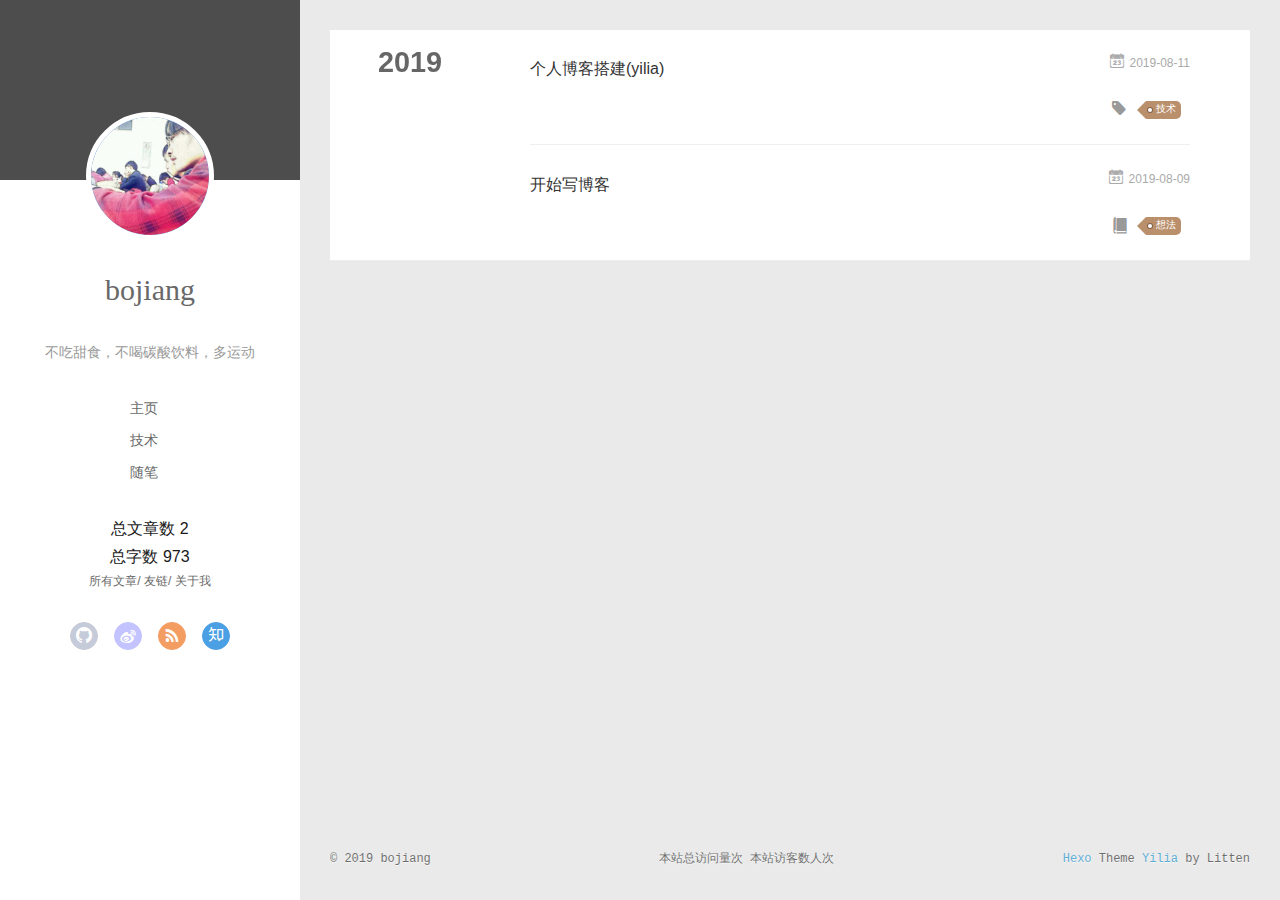
<file: archives/index.html>
<!DOCTYPE html>
<html>
<head><meta name="generator" content="Hexo 3.9.0">
  <meta charset="utf-8">
  
  <meta name="renderer" content="webkit">
  <meta http-equiv="X-UA-Compatible" content="IE=edge">
  <link rel="dns-prefetch" href="http://yoursite.com">
  <title>Archives | bojiang的博客</title>
  <meta name="viewport" content="width=device-width, initial-scale=1, maximum-scale=1">
  <meta name="description" content="程序员">
<meta name="keywords" content="python,go,vue,程序员,果粉,骑行">
<meta property="og:type" content="website">
<meta property="og:title" content="bojiang的博客">
<meta property="og:url" content="http://yoursite.com/archives/index.html">
<meta property="og:site_name" content="bojiang的博客">
<meta property="og:description" content="程序员">
<meta property="og:locale" content="zh-CN">
<meta name="twitter:card" content="summary">
<meta name="twitter:title" content="bojiang的博客">
<meta name="twitter:description" content="程序员">
  
    <link rel="alternative" href="/atom.xml" title="bojiang的博客" type="application/atom+xml">
  
  
    <link rel="icon" href="/assets/head.jpeg">
  
  <link rel="stylesheet" type="text/css" href="/./main.0cf68a.css">
  <style type="text/css">
  
    #container.show {
      background: linear-gradient(200deg,#a0cfe4,#e8c37e);
    }
  </style>
  

  

</head>
</html>
<body>
  <div id="container" q-class="show:isCtnShow">
    <canvas id="anm-canvas" class="anm-canvas"></canvas>
    <div class="left-col" q-class="show:isShow">
      
<div class="overlay" style="background: #4d4d4d"></div>
<div class="intrude-less">
	<header id="header" class="inner">
		<a href="/" class="profilepic">
			<img src="/assets/head.jpeg" class="js-avatar">
		</a>
		<hgroup>
		  <h1 class="header-author"><a href="/">bojiang</a></h1>
		</hgroup>
		
		<p class="header-subtitle">不吃甜食，不喝碳酸饮料，多运动</p>
		

		<nav class="header-menu">
			<ul>
			
				<li><a href="/">主页</a></li>
	        
				<li><a href="/tags/articles/">技术</a></li>
	        
				<li><a href="/tags/随笔/">随笔</a></li>
	        
			</ul>
		</nav>
<nav>
总文章数 2
</nav>
总字数 <span class="post-count">973</span>
		<nav class="header-smart-menu">
    		
    			
    			<a q-on="click: openSlider(e, 'innerArchive')" href="javascript:void(0)">所有文章</a>
    			
            
    			
    			<a q-on="click: openSlider(e, 'friends')" href="javascript:void(0)">友链</a>
    			
            
    			
    			<a q-on="click: openSlider(e, 'aboutme')" href="javascript:void(0)">关于我</a>
    			
            
		</nav>
		<nav class="header-nav">
			<div class="social">
				
					<a class="github" target="_blank" href="https://github.com/jiangbo202" title="github"><i class="icon-github"></i></a>
		        
					<a class="weibo" target="_blank" href="#" title="weibo"><i class="icon-weibo"></i></a>
		        
					<a class="rss" target="_blank" href="#" title="rss"><i class="icon-rss"></i></a>
		        
					<a class="zhihu" target="_blank" href="https://www.zhihu.com" title="zhihu"><i class="icon-zhihu"></i></a>
		        
			</div>
		</nav>
	</header>		
</div>

    </div>
    <div class="mid-col" q-class="show:isShow,hide:isShow|isFalse">
      
<nav id="mobile-nav">
  	<div class="overlay js-overlay" style="background: #4d4d4d"></div>
	<div class="btnctn js-mobile-btnctn">
  		<div class="slider-trigger list" q-on="click: openSlider(e)"><i class="icon icon-sort"></i></div>
	</div>
	<div class="intrude-less">
		<header id="header" class="inner">
			<div class="profilepic">
				<img src="/assets/head.jpeg" class="js-avatar">
			</div>
			<hgroup>
			  <h1 class="header-author js-header-author">bojiang</h1>
			</hgroup>
			
			<p class="header-subtitle"><i class="icon icon-quo-left"></i>不吃甜食，不喝碳酸饮料，多运动<i class="icon icon-quo-right"></i></p>
			
			
			
				
			
				
			
				
			
			
			
			<nav class="header-nav">
				<div class="social">
					
						<a class="github" target="_blank" href="https://github.com/jiangbo202" title="github"><i class="icon-github"></i></a>
			        
						<a class="weibo" target="_blank" href="#" title="weibo"><i class="icon-weibo"></i></a>
			        
						<a class="rss" target="_blank" href="#" title="rss"><i class="icon-rss"></i></a>
			        
						<a class="zhihu" target="_blank" href="https://www.zhihu.com" title="zhihu"><i class="icon-zhihu"></i></a>
			        
				</div>
			</nav>

			<nav class="header-menu js-header-menu">
				<ul style="width: 70%">
				
				
					<li style="width: 33.333333333333336%"><a href="/">主页</a></li>
		        
					<li style="width: 33.333333333333336%"><a href="/tags/articles/">技术</a></li>
		        
					<li style="width: 33.333333333333336%"><a href="/tags/随笔/">随笔</a></li>
		        
				</ul>
			</nav>
		</header>				
	</div>
	<div class="mobile-mask" style="display:none" q-show="isShow"></div>
</nav>

      <div id="wrapper" class="body-wrap">
        <div class="menu-l">
          <div class="canvas-wrap">
            <canvas data-colors="#eaeaea" data-sectionHeight="100" data-contentId="js-content" id="myCanvas1" class="anm-canvas"></canvas>
          </div>
          <div id="js-content" class="content-ll">
            
  
  
    
    
      
      
      <section class="archives-wrap">
        <div class="archive-year-wrap">
          <a href="/archives/2019" class="archive-year">2019</a>
        </div>
        <div class="archives">
    
    <article class="archive-article archive-type-post">
  <div class="archive-article-inner">
    <header class="archive-article-header">
      	<div class="article-meta">
	      	<a href="/2019/08/11/个人博客搭建-主题yilia/" class="archive-article-date">
  	<time datetime="2019-08-11T07:08:29.000Z" itemprop="datePublished"><i class="icon-calendar icon"></i>2019-08-11</time>
</a>
        </div>
    	 
  
    <h1 itemprop="name">
      <a class="archive-article-title" href="/2019/08/11/个人博客搭建-主题yilia/">个人博客搭建(yilia)</a>
    </h1>
  

        <div class="article-info info-on-right">
          
	<div class="article-tag tagcloud">
		<i class="icon-price-tags icon"></i>
		<ul class="article-tag-list">
			 
        		<li class="article-tag-list-item">
        			<a href="javascript:void(0)" class="js-tag article-tag-list-link color3">技术</a>
        		</li>
      		
		</ul>
	</div>

          

        </div>
        <div class="clearfix"></div>
    </header>
  </div>
</article>
  
    
    
    <article class="archive-article archive-type-post">
  <div class="archive-article-inner">
    <header class="archive-article-header">
      	<div class="article-meta">
	      	<a href="/2019/08/09/hello-world/" class="archive-article-date">
  	<time datetime="2019-08-09T11:26:00.000Z" itemprop="datePublished"><i class="icon-calendar icon"></i>2019-08-09</time>
</a>
        </div>
    	 
  
    <h1 itemprop="name">
      <a class="archive-article-title" href="/2019/08/09/hello-world/">开始写博客</a>
    </h1>
  

        <div class="article-info info-on-right">
          
          
	<div class="article-category tagcloud">
		<i class="icon-book icon"></i>
		<ul class="article-tag-list">
			 
        		<li class="article-tag-list-item">
        			<a href="/categories/想法//" class="article-tag-list-link color3">想法</a>
        		</li>
      		
		</ul>
	</div>


        </div>
        <div class="clearfix"></div>
    </header>
  </div>
</article>
  
  
    </div></section>
  

    


          </div>
        </div>
      </div>
      <footer id="footer">
  <div class="outer">
    <div id="footer-info">
    	<div class="footer-left">
    		&copy; 2019 bojiang
    	</div>
<span id="busuanzi_container_site_pv">    本站总访问量<span id="busuanzi_value_site_pv"></span>次</span>
<span id="busuanzi_container_site_uv">  本站访客数<span id="busuanzi_value_site_uv"></span>人次</span>
      	<div class="footer-right">
      		<a href="http://hexo.io/" target="_blank">Hexo</a>  Theme <a href="https://github.com/litten/hexo-theme-yilia" target="_blank">Yilia</a> by Litten
      	</div>
    </div>
  </div>
</footer>

    </div>
    <script>
	var yiliaConfig = {
		mathjax: false,
		isHome: false,
		isPost: false,
		isArchive: true,
		isTag: false,
		isCategory: false,
		open_in_new: false,
		toc_hide_index: true,
		root: "/",
		innerArchive: true,
		showTags: false
	}
</script>

<script>!function(t){function n(e){if(r[e])return r[e].exports;var i=r[e]={exports:{},id:e,loaded:!1};return t[e].call(i.exports,i,i.exports,n),i.loaded=!0,i.exports}var r={};n.m=t,n.c=r,n.p="./",n(0)}([function(t,n,r){r(195),t.exports=r(191)},function(t,n,r){var e=r(3),i=r(52),o=r(27),u=r(28),c=r(53),f="prototype",a=function(t,n,r){var s,l,h,v,p=t&a.F,d=t&a.G,y=t&a.S,g=t&a.P,b=t&a.B,m=d?e:y?e[n]||(e[n]={}):(e[n]||{})[f],x=d?i:i[n]||(i[n]={}),w=x[f]||(x[f]={});d&&(r=n);for(s in r)l=!p&&m&&void 0!==m[s],h=(l?m:r)[s],v=b&&l?c(h,e):g&&"function"==typeof h?c(Function.call,h):h,m&&u(m,s,h,t&a.U),x[s]!=h&&o(x,s,v),g&&w[s]!=h&&(w[s]=h)};e.core=i,a.F=1,a.G=2,a.S=4,a.P=8,a.B=16,a.W=32,a.U=64,a.R=128,t.exports=a},function(t,n,r){var e=r(6);t.exports=function(t){if(!e(t))throw TypeError(t+" is not an object!");return t}},function(t,n){var r=t.exports="undefined"!=typeof window&&window.Math==Math?window:"undefined"!=typeof self&&self.Math==Math?self:Function("return this")();"number"==typeof __g&&(__g=r)},function(t,n){t.exports=function(t){try{return!!t()}catch(t){return!0}}},function(t,n){var r=t.exports="undefined"!=typeof window&&window.Math==Math?window:"undefined"!=typeof self&&self.Math==Math?self:Function("return this")();"number"==typeof __g&&(__g=r)},function(t,n){t.exports=function(t){return"object"==typeof t?null!==t:"function"==typeof t}},function(t,n,r){var e=r(126)("wks"),i=r(76),o=r(3).Symbol,u="function"==typeof o;(t.exports=function(t){return e[t]||(e[t]=u&&o[t]||(u?o:i)("Symbol."+t))}).store=e},function(t,n){var r={}.hasOwnProperty;t.exports=function(t,n){return r.call(t,n)}},function(t,n,r){var e=r(94),i=r(33);t.exports=function(t){return e(i(t))}},function(t,n,r){t.exports=!r(4)(function(){return 7!=Object.defineProperty({},"a",{get:function(){return 7}}).a})},function(t,n,r){var e=r(2),i=r(167),o=r(50),u=Object.defineProperty;n.f=r(10)?Object.defineProperty:function(t,n,r){if(e(t),n=o(n,!0),e(r),i)try{return u(t,n,r)}catch(t){}if("get"in r||"set"in r)throw TypeError("Accessors not supported!");return"value"in r&&(t[n]=r.value),t}},function(t,n,r){t.exports=!r(18)(function(){return 7!=Object.defineProperty({},"a",{get:function(){return 7}}).a})},function(t,n,r){var e=r(14),i=r(22);t.exports=r(12)?function(t,n,r){return e.f(t,n,i(1,r))}:function(t,n,r){return t[n]=r,t}},function(t,n,r){var e=r(20),i=r(58),o=r(42),u=Object.defineProperty;n.f=r(12)?Object.defineProperty:function(t,n,r){if(e(t),n=o(n,!0),e(r),i)try{return u(t,n,r)}catch(t){}if("get"in r||"set"in r)throw TypeError("Accessors not supported!");return"value"in r&&(t[n]=r.value),t}},function(t,n,r){var e=r(40)("wks"),i=r(23),o=r(5).Symbol,u="function"==typeof o;(t.exports=function(t){return e[t]||(e[t]=u&&o[t]||(u?o:i)("Symbol."+t))}).store=e},function(t,n,r){var e=r(67),i=Math.min;t.exports=function(t){return t>0?i(e(t),9007199254740991):0}},function(t,n,r){var e=r(46);t.exports=function(t){return Object(e(t))}},function(t,n){t.exports=function(t){try{return!!t()}catch(t){return!0}}},function(t,n,r){var e=r(63),i=r(34);t.exports=Object.keys||function(t){return e(t,i)}},function(t,n,r){var e=r(21);t.exports=function(t){if(!e(t))throw TypeError(t+" is not an object!");return t}},function(t,n){t.exports=function(t){return"object"==typeof t?null!==t:"function"==typeof t}},function(t,n){t.exports=function(t,n){return{enumerable:!(1&t),configurable:!(2&t),writable:!(4&t),value:n}}},function(t,n){var r=0,e=Math.random();t.exports=function(t){return"Symbol(".concat(void 0===t?"":t,")_",(++r+e).toString(36))}},function(t,n){var r={}.hasOwnProperty;t.exports=function(t,n){return r.call(t,n)}},function(t,n){var r=t.exports={version:"2.4.0"};"number"==typeof __e&&(__e=r)},function(t,n){t.exports=function(t){if("function"!=typeof t)throw TypeError(t+" is not a function!");return t}},function(t,n,r){var e=r(11),i=r(66);t.exports=r(10)?function(t,n,r){return e.f(t,n,i(1,r))}:function(t,n,r){return t[n]=r,t}},function(t,n,r){var e=r(3),i=r(27),o=r(24),u=r(76)("src"),c="toString",f=Function[c],a=(""+f).split(c);r(52).inspectSource=function(t){return f.call(t)},(t.exports=function(t,n,r,c){var f="function"==typeof r;f&&(o(r,"name")||i(r,"name",n)),t[n]!==r&&(f&&(o(r,u)||i(r,u,t[n]?""+t[n]:a.join(String(n)))),t===e?t[n]=r:c?t[n]?t[n]=r:i(t,n,r):(delete t[n],i(t,n,r)))})(Function.prototype,c,function(){return"function"==typeof this&&this[u]||f.call(this)})},function(t,n,r){var e=r(1),i=r(4),o=r(46),u=function(t,n,r,e){var i=String(o(t)),u="<"+n;return""!==r&&(u+=" "+r+'="'+String(e).replace(/"/g,"&quot;")+'"'),u+">"+i+"</"+n+">"};t.exports=function(t,n){var r={};r[t]=n(u),e(e.P+e.F*i(function(){var n=""[t]('"');return n!==n.toLowerCase()||n.split('"').length>3}),"String",r)}},function(t,n,r){var e=r(115),i=r(46);t.exports=function(t){return e(i(t))}},function(t,n,r){var e=r(116),i=r(66),o=r(30),u=r(50),c=r(24),f=r(167),a=Object.getOwnPropertyDescriptor;n.f=r(10)?a:function(t,n){if(t=o(t),n=u(n,!0),f)try{return a(t,n)}catch(t){}if(c(t,n))return i(!e.f.call(t,n),t[n])}},function(t,n,r){var e=r(24),i=r(17),o=r(145)("IE_PROTO"),u=Object.prototype;t.exports=Object.getPrototypeOf||function(t){return t=i(t),e(t,o)?t[o]:"function"==typeof t.constructor&&t instanceof t.constructor?t.constructor.prototype:t instanceof Object?u:null}},function(t,n){t.exports=function(t){if(void 0==t)throw TypeError("Can't call method on  "+t);return t}},function(t,n){t.exports="constructor,hasOwnProperty,isPrototypeOf,propertyIsEnumerable,toLocaleString,toString,valueOf".split(",")},function(t,n){t.exports={}},function(t,n){t.exports=!0},function(t,n){n.f={}.propertyIsEnumerable},function(t,n,r){var e=r(14).f,i=r(8),o=r(15)("toStringTag");t.exports=function(t,n,r){t&&!i(t=r?t:t.prototype,o)&&e(t,o,{configurable:!0,value:n})}},function(t,n,r){var e=r(40)("keys"),i=r(23);t.exports=function(t){return e[t]||(e[t]=i(t))}},function(t,n,r){var e=r(5),i="__core-js_shared__",o=e[i]||(e[i]={});t.exports=function(t){return o[t]||(o[t]={})}},function(t,n){var r=Math.ceil,e=Math.floor;t.exports=function(t){return isNaN(t=+t)?0:(t>0?e:r)(t)}},function(t,n,r){var e=r(21);t.exports=function(t,n){if(!e(t))return t;var r,i;if(n&&"function"==typeof(r=t.toString)&&!e(i=r.call(t)))return i;if("function"==typeof(r=t.valueOf)&&!e(i=r.call(t)))return i;if(!n&&"function"==typeof(r=t.toString)&&!e(i=r.call(t)))return i;throw TypeError("Can't convert object to primitive value")}},function(t,n,r){var e=r(5),i=r(25),o=r(36),u=r(44),c=r(14).f;t.exports=function(t){var n=i.Symbol||(i.Symbol=o?{}:e.Symbol||{});"_"==t.charAt(0)||t in n||c(n,t,{value:u.f(t)})}},function(t,n,r){n.f=r(15)},function(t,n){var r={}.toString;t.exports=function(t){return r.call(t).slice(8,-1)}},function(t,n){t.exports=function(t){if(void 0==t)throw TypeError("Can't call method on  "+t);return t}},function(t,n,r){var e=r(4);t.exports=function(t,n){return!!t&&e(function(){n?t.call(null,function(){},1):t.call(null)})}},function(t,n,r){var e=r(53),i=r(115),o=r(17),u=r(16),c=r(203);t.exports=function(t,n){var r=1==t,f=2==t,a=3==t,s=4==t,l=6==t,h=5==t||l,v=n||c;return function(n,c,p){for(var d,y,g=o(n),b=i(g),m=e(c,p,3),x=u(b.length),w=0,S=r?v(n,x):f?v(n,0):void 0;x>w;w++)if((h||w in b)&&(d=b[w],y=m(d,w,g),t))if(r)S[w]=y;else if(y)switch(t){case 3:return!0;case 5:return d;case 6:return w;case 2:S.push(d)}else if(s)return!1;return l?-1:a||s?s:S}}},function(t,n,r){var e=r(1),i=r(52),o=r(4);t.exports=function(t,n){var r=(i.Object||{})[t]||Object[t],u={};u[t]=n(r),e(e.S+e.F*o(function(){r(1)}),"Object",u)}},function(t,n,r){var e=r(6);t.exports=function(t,n){if(!e(t))return t;var r,i;if(n&&"function"==typeof(r=t.toString)&&!e(i=r.call(t)))return i;if("function"==typeof(r=t.valueOf)&&!e(i=r.call(t)))return i;if(!n&&"function"==typeof(r=t.toString)&&!e(i=r.call(t)))return i;throw TypeError("Can't convert object to primitive value")}},function(t,n,r){var e=r(5),i=r(25),o=r(91),u=r(13),c="prototype",f=function(t,n,r){var a,s,l,h=t&f.F,v=t&f.G,p=t&f.S,d=t&f.P,y=t&f.B,g=t&f.W,b=v?i:i[n]||(i[n]={}),m=b[c],x=v?e:p?e[n]:(e[n]||{})[c];v&&(r=n);for(a in r)(s=!h&&x&&void 0!==x[a])&&a in b||(l=s?x[a]:r[a],b[a]=v&&"function"!=typeof x[a]?r[a]:y&&s?o(l,e):g&&x[a]==l?function(t){var n=function(n,r,e){if(this instanceof t){switch(arguments.length){case 0:return new t;case 1:return new t(n);case 2:return new t(n,r)}return new t(n,r,e)}return t.apply(this,arguments)};return n[c]=t[c],n}(l):d&&"function"==typeof l?o(Function.call,l):l,d&&((b.virtual||(b.virtual={}))[a]=l,t&f.R&&m&&!m[a]&&u(m,a,l)))};f.F=1,f.G=2,f.S=4,f.P=8,f.B=16,f.W=32,f.U=64,f.R=128,t.exports=f},function(t,n){var r=t.exports={version:"2.4.0"};"number"==typeof __e&&(__e=r)},function(t,n,r){var e=r(26);t.exports=function(t,n,r){if(e(t),void 0===n)return t;switch(r){case 1:return function(r){return t.call(n,r)};case 2:return function(r,e){return t.call(n,r,e)};case 3:return function(r,e,i){return t.call(n,r,e,i)}}return function(){return t.apply(n,arguments)}}},function(t,n,r){var e=r(183),i=r(1),o=r(126)("metadata"),u=o.store||(o.store=new(r(186))),c=function(t,n,r){var i=u.get(t);if(!i){if(!r)return;u.set(t,i=new e)}var o=i.get(n);if(!o){if(!r)return;i.set(n,o=new e)}return o},f=function(t,n,r){var e=c(n,r,!1);return void 0!==e&&e.has(t)},a=function(t,n,r){var e=c(n,r,!1);return void 0===e?void 0:e.get(t)},s=function(t,n,r,e){c(r,e,!0).set(t,n)},l=function(t,n){var r=c(t,n,!1),e=[];return r&&r.forEach(function(t,n){e.push(n)}),e},h=function(t){return void 0===t||"symbol"==typeof t?t:String(t)},v=function(t){i(i.S,"Reflect",t)};t.exports={store:u,map:c,has:f,get:a,set:s,keys:l,key:h,exp:v}},function(t,n,r){"use strict";if(r(10)){var e=r(69),i=r(3),o=r(4),u=r(1),c=r(127),f=r(152),a=r(53),s=r(68),l=r(66),h=r(27),v=r(73),p=r(67),d=r(16),y=r(75),g=r(50),b=r(24),m=r(180),x=r(114),w=r(6),S=r(17),_=r(137),O=r(70),E=r(32),P=r(71).f,j=r(154),F=r(76),M=r(7),A=r(48),N=r(117),T=r(146),I=r(155),k=r(80),L=r(123),R=r(74),C=r(130),D=r(160),U=r(11),W=r(31),G=U.f,B=W.f,V=i.RangeError,z=i.TypeError,q=i.Uint8Array,K="ArrayBuffer",J="Shared"+K,Y="BYTES_PER_ELEMENT",H="prototype",$=Array[H],X=f.ArrayBuffer,Q=f.DataView,Z=A(0),tt=A(2),nt=A(3),rt=A(4),et=A(5),it=A(6),ot=N(!0),ut=N(!1),ct=I.values,ft=I.keys,at=I.entries,st=$.lastIndexOf,lt=$.reduce,ht=$.reduceRight,vt=$.join,pt=$.sort,dt=$.slice,yt=$.toString,gt=$.toLocaleString,bt=M("iterator"),mt=M("toStringTag"),xt=F("typed_constructor"),wt=F("def_constructor"),St=c.CONSTR,_t=c.TYPED,Ot=c.VIEW,Et="Wrong length!",Pt=A(1,function(t,n){return Tt(T(t,t[wt]),n)}),jt=o(function(){return 1===new q(new Uint16Array([1]).buffer)[0]}),Ft=!!q&&!!q[H].set&&o(function(){new q(1).set({})}),Mt=function(t,n){if(void 0===t)throw z(Et);var r=+t,e=d(t);if(n&&!m(r,e))throw V(Et);return e},At=function(t,n){var r=p(t);if(r<0||r%n)throw V("Wrong offset!");return r},Nt=function(t){if(w(t)&&_t in t)return t;throw z(t+" is not a typed array!")},Tt=function(t,n){if(!(w(t)&&xt in t))throw z("It is not a typed array constructor!");return new t(n)},It=function(t,n){return kt(T(t,t[wt]),n)},kt=function(t,n){for(var r=0,e=n.length,i=Tt(t,e);e>r;)i[r]=n[r++];return i},Lt=function(t,n,r){G(t,n,{get:function(){return this._d[r]}})},Rt=function(t){var n,r,e,i,o,u,c=S(t),f=arguments.length,s=f>1?arguments[1]:void 0,l=void 0!==s,h=j(c);if(void 0!=h&&!_(h)){for(u=h.call(c),e=[],n=0;!(o=u.next()).done;n++)e.push(o.value);c=e}for(l&&f>2&&(s=a(s,arguments[2],2)),n=0,r=d(c.length),i=Tt(this,r);r>n;n++)i[n]=l?s(c[n],n):c[n];return i},Ct=function(){for(var t=0,n=arguments.length,r=Tt(this,n);n>t;)r[t]=arguments[t++];return r},Dt=!!q&&o(function(){gt.call(new q(1))}),Ut=function(){return gt.apply(Dt?dt.call(Nt(this)):Nt(this),arguments)},Wt={copyWithin:function(t,n){return D.call(Nt(this),t,n,arguments.length>2?arguments[2]:void 0)},every:function(t){return rt(Nt(this),t,arguments.length>1?arguments[1]:void 0)},fill:function(t){return C.apply(Nt(this),arguments)},filter:function(t){return It(this,tt(Nt(this),t,arguments.length>1?arguments[1]:void 0))},find:function(t){return et(Nt(this),t,arguments.length>1?arguments[1]:void 0)},findIndex:function(t){return it(Nt(this),t,arguments.length>1?arguments[1]:void 0)},forEach:function(t){Z(Nt(this),t,arguments.length>1?arguments[1]:void 0)},indexOf:function(t){return ut(Nt(this),t,arguments.length>1?arguments[1]:void 0)},includes:function(t){return ot(Nt(this),t,arguments.length>1?arguments[1]:void 0)},join:function(t){return vt.apply(Nt(this),arguments)},lastIndexOf:function(t){return st.apply(Nt(this),arguments)},map:function(t){return Pt(Nt(this),t,arguments.length>1?arguments[1]:void 0)},reduce:function(t){return lt.apply(Nt(this),arguments)},reduceRight:function(t){return ht.apply(Nt(this),arguments)},reverse:function(){for(var t,n=this,r=Nt(n).length,e=Math.floor(r/2),i=0;i<e;)t=n[i],n[i++]=n[--r],n[r]=t;return n},some:function(t){return nt(Nt(this),t,arguments.length>1?arguments[1]:void 0)},sort:function(t){return pt.call(Nt(this),t)},subarray:function(t,n){var r=Nt(this),e=r.length,i=y(t,e);return new(T(r,r[wt]))(r.buffer,r.byteOffset+i*r.BYTES_PER_ELEMENT,d((void 0===n?e:y(n,e))-i))}},Gt=function(t,n){return It(this,dt.call(Nt(this),t,n))},Bt=function(t){Nt(this);var n=At(arguments[1],1),r=this.length,e=S(t),i=d(e.length),o=0;if(i+n>r)throw V(Et);for(;o<i;)this[n+o]=e[o++]},Vt={entries:function(){return at.call(Nt(this))},keys:function(){return ft.call(Nt(this))},values:function(){return ct.call(Nt(this))}},zt=function(t,n){return w(t)&&t[_t]&&"symbol"!=typeof n&&n in t&&String(+n)==String(n)},qt=function(t,n){return zt(t,n=g(n,!0))?l(2,t[n]):B(t,n)},Kt=function(t,n,r){return!(zt(t,n=g(n,!0))&&w(r)&&b(r,"value"))||b(r,"get")||b(r,"set")||r.configurable||b(r,"writable")&&!r.writable||b(r,"enumerable")&&!r.enumerable?G(t,n,r):(t[n]=r.value,t)};St||(W.f=qt,U.f=Kt),u(u.S+u.F*!St,"Object",{getOwnPropertyDescriptor:qt,defineProperty:Kt}),o(function(){yt.call({})})&&(yt=gt=function(){return vt.call(this)});var Jt=v({},Wt);v(Jt,Vt),h(Jt,bt,Vt.values),v(Jt,{slice:Gt,set:Bt,constructor:function(){},toString:yt,toLocaleString:Ut}),Lt(Jt,"buffer","b"),Lt(Jt,"byteOffset","o"),Lt(Jt,"byteLength","l"),Lt(Jt,"length","e"),G(Jt,mt,{get:function(){return this[_t]}}),t.exports=function(t,n,r,f){f=!!f;var a=t+(f?"Clamped":"")+"Array",l="Uint8Array"!=a,v="get"+t,p="set"+t,y=i[a],g=y||{},b=y&&E(y),m=!y||!c.ABV,S={},_=y&&y[H],j=function(t,r){var e=t._d;return e.v[v](r*n+e.o,jt)},F=function(t,r,e){var i=t._d;f&&(e=(e=Math.round(e))<0?0:e>255?255:255&e),i.v[p](r*n+i.o,e,jt)},M=function(t,n){G(t,n,{get:function(){return j(this,n)},set:function(t){return F(this,n,t)},enumerable:!0})};m?(y=r(function(t,r,e,i){s(t,y,a,"_d");var o,u,c,f,l=0,v=0;if(w(r)){if(!(r instanceof X||(f=x(r))==K||f==J))return _t in r?kt(y,r):Rt.call(y,r);o=r,v=At(e,n);var p=r.byteLength;if(void 0===i){if(p%n)throw V(Et);if((u=p-v)<0)throw V(Et)}else if((u=d(i)*n)+v>p)throw V(Et);c=u/n}else c=Mt(r,!0),u=c*n,o=new X(u);for(h(t,"_d",{b:o,o:v,l:u,e:c,v:new Q(o)});l<c;)M(t,l++)}),_=y[H]=O(Jt),h(_,"constructor",y)):L(function(t){new y(null),new y(t)},!0)||(y=r(function(t,r,e,i){s(t,y,a);var o;return w(r)?r instanceof X||(o=x(r))==K||o==J?void 0!==i?new g(r,At(e,n),i):void 0!==e?new g(r,At(e,n)):new g(r):_t in r?kt(y,r):Rt.call(y,r):new g(Mt(r,l))}),Z(b!==Function.prototype?P(g).concat(P(b)):P(g),function(t){t in y||h(y,t,g[t])}),y[H]=_,e||(_.constructor=y));var A=_[bt],N=!!A&&("values"==A.name||void 0==A.name),T=Vt.values;h(y,xt,!0),h(_,_t,a),h(_,Ot,!0),h(_,wt,y),(f?new y(1)[mt]==a:mt in _)||G(_,mt,{get:function(){return a}}),S[a]=y,u(u.G+u.W+u.F*(y!=g),S),u(u.S,a,{BYTES_PER_ELEMENT:n,from:Rt,of:Ct}),Y in _||h(_,Y,n),u(u.P,a,Wt),R(a),u(u.P+u.F*Ft,a,{set:Bt}),u(u.P+u.F*!N,a,Vt),u(u.P+u.F*(_.toString!=yt),a,{toString:yt}),u(u.P+u.F*o(function(){new y(1).slice()}),a,{slice:Gt}),u(u.P+u.F*(o(function(){return[1,2].toLocaleString()!=new y([1,2]).toLocaleString()})||!o(function(){_.toLocaleString.call([1,2])})),a,{toLocaleString:Ut}),k[a]=N?A:T,e||N||h(_,bt,T)}}else t.exports=function(){}},function(t,n){var r={}.toString;t.exports=function(t){return r.call(t).slice(8,-1)}},function(t,n,r){var e=r(21),i=r(5).document,o=e(i)&&e(i.createElement);t.exports=function(t){return o?i.createElement(t):{}}},function(t,n,r){t.exports=!r(12)&&!r(18)(function(){return 7!=Object.defineProperty(r(57)("div"),"a",{get:function(){return 7}}).a})},function(t,n,r){"use strict";var e=r(36),i=r(51),o=r(64),u=r(13),c=r(8),f=r(35),a=r(96),s=r(38),l=r(103),h=r(15)("iterator"),v=!([].keys&&"next"in[].keys()),p="keys",d="values",y=function(){return this};t.exports=function(t,n,r,g,b,m,x){a(r,n,g);var w,S,_,O=function(t){if(!v&&t in F)return F[t];switch(t){case p:case d:return function(){return new r(this,t)}}return function(){return new r(this,t)}},E=n+" Iterator",P=b==d,j=!1,F=t.prototype,M=F[h]||F["@@iterator"]||b&&F[b],A=M||O(b),N=b?P?O("entries"):A:void 0,T="Array"==n?F.entries||M:M;if(T&&(_=l(T.call(new t)))!==Object.prototype&&(s(_,E,!0),e||c(_,h)||u(_,h,y)),P&&M&&M.name!==d&&(j=!0,A=function(){return M.call(this)}),e&&!x||!v&&!j&&F[h]||u(F,h,A),f[n]=A,f[E]=y,b)if(w={values:P?A:O(d),keys:m?A:O(p),entries:N},x)for(S in w)S in F||o(F,S,w[S]);else i(i.P+i.F*(v||j),n,w);return w}},function(t,n,r){var e=r(20),i=r(100),o=r(34),u=r(39)("IE_PROTO"),c=function(){},f="prototype",a=function(){var t,n=r(57)("iframe"),e=o.length;for(n.style.display="none",r(93).appendChild(n),n.src="javascript:",t=n.contentWindow.document,t.open(),t.write("<script>document.F=Object<\/script>"),t.close(),a=t.F;e--;)delete a[f][o[e]];return a()};t.exports=Object.create||function(t,n){var r;return null!==t?(c[f]=e(t),r=new c,c[f]=null,r[u]=t):r=a(),void 0===n?r:i(r,n)}},function(t,n,r){var e=r(63),i=r(34).concat("length","prototype");n.f=Object.getOwnPropertyNames||function(t){return e(t,i)}},function(t,n){n.f=Object.getOwnPropertySymbols},function(t,n,r){var e=r(8),i=r(9),o=r(90)(!1),u=r(39)("IE_PROTO");t.exports=function(t,n){var r,c=i(t),f=0,a=[];for(r in c)r!=u&&e(c,r)&&a.push(r);for(;n.length>f;)e(c,r=n[f++])&&(~o(a,r)||a.push(r));return a}},function(t,n,r){t.exports=r(13)},function(t,n,r){var e=r(76)("meta"),i=r(6),o=r(24),u=r(11).f,c=0,f=Object.isExtensible||function(){return!0},a=!r(4)(function(){return f(Object.preventExtensions({}))}),s=function(t){u(t,e,{value:{i:"O"+ ++c,w:{}}})},l=function(t,n){if(!i(t))return"symbol"==typeof t?t:("string"==typeof t?"S":"P")+t;if(!o(t,e)){if(!f(t))return"F";if(!n)return"E";s(t)}return t[e].i},h=function(t,n){if(!o(t,e)){if(!f(t))return!0;if(!n)return!1;s(t)}return t[e].w},v=function(t){return a&&p.NEED&&f(t)&&!o(t,e)&&s(t),t},p=t.exports={KEY:e,NEED:!1,fastKey:l,getWeak:h,onFreeze:v}},function(t,n){t.exports=function(t,n){return{enumerable:!(1&t),configurable:!(2&t),writable:!(4&t),value:n}}},function(t,n){var r=Math.ceil,e=Math.floor;t.exports=function(t){return isNaN(t=+t)?0:(t>0?e:r)(t)}},function(t,n){t.exports=function(t,n,r,e){if(!(t instanceof n)||void 0!==e&&e in t)throw TypeError(r+": incorrect invocation!");return t}},function(t,n){t.exports=!1},function(t,n,r){var e=r(2),i=r(173),o=r(133),u=r(145)("IE_PROTO"),c=function(){},f="prototype",a=function(){var t,n=r(132)("iframe"),e=o.length;for(n.style.display="none",r(135).appendChild(n),n.src="javascript:",t=n.contentWindow.document,t.open(),t.write("<script>document.F=Object<\/script>"),t.close(),a=t.F;e--;)delete a[f][o[e]];return a()};t.exports=Object.create||function(t,n){var r;return null!==t?(c[f]=e(t),r=new c,c[f]=null,r[u]=t):r=a(),void 0===n?r:i(r,n)}},function(t,n,r){var e=r(175),i=r(133).concat("length","prototype");n.f=Object.getOwnPropertyNames||function(t){return e(t,i)}},function(t,n,r){var e=r(175),i=r(133);t.exports=Object.keys||function(t){return e(t,i)}},function(t,n,r){var e=r(28);t.exports=function(t,n,r){for(var i in n)e(t,i,n[i],r);return t}},function(t,n,r){"use strict";var e=r(3),i=r(11),o=r(10),u=r(7)("species");t.exports=function(t){var n=e[t];o&&n&&!n[u]&&i.f(n,u,{configurable:!0,get:function(){return this}})}},function(t,n,r){var e=r(67),i=Math.max,o=Math.min;t.exports=function(t,n){return t=e(t),t<0?i(t+n,0):o(t,n)}},function(t,n){var r=0,e=Math.random();t.exports=function(t){return"Symbol(".concat(void 0===t?"":t,")_",(++r+e).toString(36))}},function(t,n,r){var e=r(33);t.exports=function(t){return Object(e(t))}},function(t,n,r){var e=r(7)("unscopables"),i=Array.prototype;void 0==i[e]&&r(27)(i,e,{}),t.exports=function(t){i[e][t]=!0}},function(t,n,r){var e=r(53),i=r(169),o=r(137),u=r(2),c=r(16),f=r(154),a={},s={},n=t.exports=function(t,n,r,l,h){var v,p,d,y,g=h?function(){return t}:f(t),b=e(r,l,n?2:1),m=0;if("function"!=typeof g)throw TypeError(t+" is not iterable!");if(o(g)){for(v=c(t.length);v>m;m++)if((y=n?b(u(p=t[m])[0],p[1]):b(t[m]))===a||y===s)return y}else for(d=g.call(t);!(p=d.next()).done;)if((y=i(d,b,p.value,n))===a||y===s)return y};n.BREAK=a,n.RETURN=s},function(t,n){t.exports={}},function(t,n,r){var e=r(11).f,i=r(24),o=r(7)("toStringTag");t.exports=function(t,n,r){t&&!i(t=r?t:t.prototype,o)&&e(t,o,{configurable:!0,value:n})}},function(t,n,r){var e=r(1),i=r(46),o=r(4),u=r(150),c="["+u+"]",f="​",a=RegExp("^"+c+c+"*"),s=RegExp(c+c+"*$"),l=function(t,n,r){var i={},c=o(function(){return!!u[t]()||f[t]()!=f}),a=i[t]=c?n(h):u[t];r&&(i[r]=a),e(e.P+e.F*c,"String",i)},h=l.trim=function(t,n){return t=String(i(t)),1&n&&(t=t.replace(a,"")),2&n&&(t=t.replace(s,"")),t};t.exports=l},function(t,n,r){t.exports={default:r(86),__esModule:!0}},function(t,n,r){t.exports={default:r(87),__esModule:!0}},function(t,n,r){"use strict";function e(t){return t&&t.__esModule?t:{default:t}}n.__esModule=!0;var i=r(84),o=e(i),u=r(83),c=e(u),f="function"==typeof c.default&&"symbol"==typeof o.default?function(t){return typeof t}:function(t){return t&&"function"==typeof c.default&&t.constructor===c.default&&t!==c.default.prototype?"symbol":typeof t};n.default="function"==typeof c.default&&"symbol"===f(o.default)?function(t){return void 0===t?"undefined":f(t)}:function(t){return t&&"function"==typeof c.default&&t.constructor===c.default&&t!==c.default.prototype?"symbol":void 0===t?"undefined":f(t)}},function(t,n,r){r(110),r(108),r(111),r(112),t.exports=r(25).Symbol},function(t,n,r){r(109),r(113),t.exports=r(44).f("iterator")},function(t,n){t.exports=function(t){if("function"!=typeof t)throw TypeError(t+" is not a function!");return t}},function(t,n){t.exports=function(){}},function(t,n,r){var e=r(9),i=r(106),o=r(105);t.exports=function(t){return function(n,r,u){var c,f=e(n),a=i(f.length),s=o(u,a);if(t&&r!=r){for(;a>s;)if((c=f[s++])!=c)return!0}else for(;a>s;s++)if((t||s in f)&&f[s]===r)return t||s||0;return!t&&-1}}},function(t,n,r){var e=r(88);t.exports=function(t,n,r){if(e(t),void 0===n)return t;switch(r){case 1:return function(r){return t.call(n,r)};case 2:return function(r,e){return t.call(n,r,e)};case 3:return function(r,e,i){return t.call(n,r,e,i)}}return function(){return t.apply(n,arguments)}}},function(t,n,r){var e=r(19),i=r(62),o=r(37);t.exports=function(t){var n=e(t),r=i.f;if(r)for(var u,c=r(t),f=o.f,a=0;c.length>a;)f.call(t,u=c[a++])&&n.push(u);return n}},function(t,n,r){t.exports=r(5).document&&document.documentElement},function(t,n,r){var e=r(56);t.exports=Object("z").propertyIsEnumerable(0)?Object:function(t){return"String"==e(t)?t.split(""):Object(t)}},function(t,n,r){var e=r(56);t.exports=Array.isArray||function(t){return"Array"==e(t)}},function(t,n,r){"use strict";var e=r(60),i=r(22),o=r(38),u={};r(13)(u,r(15)("iterator"),function(){return this}),t.exports=function(t,n,r){t.prototype=e(u,{next:i(1,r)}),o(t,n+" Iterator")}},function(t,n){t.exports=function(t,n){return{value:n,done:!!t}}},function(t,n,r){var e=r(19),i=r(9);t.exports=function(t,n){for(var r,o=i(t),u=e(o),c=u.length,f=0;c>f;)if(o[r=u[f++]]===n)return r}},function(t,n,r){var e=r(23)("meta"),i=r(21),o=r(8),u=r(14).f,c=0,f=Object.isExtensible||function(){return!0},a=!r(18)(function(){return f(Object.preventExtensions({}))}),s=function(t){u(t,e,{value:{i:"O"+ ++c,w:{}}})},l=function(t,n){if(!i(t))return"symbol"==typeof t?t:("string"==typeof t?"S":"P")+t;if(!o(t,e)){if(!f(t))return"F";if(!n)return"E";s(t)}return t[e].i},h=function(t,n){if(!o(t,e)){if(!f(t))return!0;if(!n)return!1;s(t)}return t[e].w},v=function(t){return a&&p.NEED&&f(t)&&!o(t,e)&&s(t),t},p=t.exports={KEY:e,NEED:!1,fastKey:l,getWeak:h,onFreeze:v}},function(t,n,r){var e=r(14),i=r(20),o=r(19);t.exports=r(12)?Object.defineProperties:function(t,n){i(t);for(var r,u=o(n),c=u.length,f=0;c>f;)e.f(t,r=u[f++],n[r]);return t}},function(t,n,r){var e=r(37),i=r(22),o=r(9),u=r(42),c=r(8),f=r(58),a=Object.getOwnPropertyDescriptor;n.f=r(12)?a:function(t,n){if(t=o(t),n=u(n,!0),f)try{return a(t,n)}catch(t){}if(c(t,n))return i(!e.f.call(t,n),t[n])}},function(t,n,r){var e=r(9),i=r(61).f,o={}.toString,u="object"==typeof window&&window&&Object.getOwnPropertyNames?Object.getOwnPropertyNames(window):[],c=function(t){try{return i(t)}catch(t){return u.slice()}};t.exports.f=function(t){return u&&"[object Window]"==o.call(t)?c(t):i(e(t))}},function(t,n,r){var e=r(8),i=r(77),o=r(39)("IE_PROTO"),u=Object.prototype;t.exports=Object.getPrototypeOf||function(t){return t=i(t),e(t,o)?t[o]:"function"==typeof t.constructor&&t instanceof t.constructor?t.constructor.prototype:t instanceof Object?u:null}},function(t,n,r){var e=r(41),i=r(33);t.exports=function(t){return function(n,r){var o,u,c=String(i(n)),f=e(r),a=c.length;return f<0||f>=a?t?"":void 0:(o=c.charCodeAt(f),o<55296||o>56319||f+1===a||(u=c.charCodeAt(f+1))<56320||u>57343?t?c.charAt(f):o:t?c.slice(f,f+2):u-56320+(o-55296<<10)+65536)}}},function(t,n,r){var e=r(41),i=Math.max,o=Math.min;t.exports=function(t,n){return t=e(t),t<0?i(t+n,0):o(t,n)}},function(t,n,r){var e=r(41),i=Math.min;t.exports=function(t){return t>0?i(e(t),9007199254740991):0}},function(t,n,r){"use strict";var e=r(89),i=r(97),o=r(35),u=r(9);t.exports=r(59)(Array,"Array",function(t,n){this._t=u(t),this._i=0,this._k=n},function(){var t=this._t,n=this._k,r=this._i++;return!t||r>=t.length?(this._t=void 0,i(1)):"keys"==n?i(0,r):"values"==n?i(0,t[r]):i(0,[r,t[r]])},"values"),o.Arguments=o.Array,e("keys"),e("values"),e("entries")},function(t,n){},function(t,n,r){"use strict";var e=r(104)(!0);r(59)(String,"String",function(t){this._t=String(t),this._i=0},function(){var t,n=this._t,r=this._i;return r>=n.length?{value:void 0,done:!0}:(t=e(n,r),this._i+=t.length,{value:t,done:!1})})},function(t,n,r){"use strict";var e=r(5),i=r(8),o=r(12),u=r(51),c=r(64),f=r(99).KEY,a=r(18),s=r(40),l=r(38),h=r(23),v=r(15),p=r(44),d=r(43),y=r(98),g=r(92),b=r(95),m=r(20),x=r(9),w=r(42),S=r(22),_=r(60),O=r(102),E=r(101),P=r(14),j=r(19),F=E.f,M=P.f,A=O.f,N=e.Symbol,T=e.JSON,I=T&&T.stringify,k="prototype",L=v("_hidden"),R=v("toPrimitive"),C={}.propertyIsEnumerable,D=s("symbol-registry"),U=s("symbols"),W=s("op-symbols"),G=Object[k],B="function"==typeof N,V=e.QObject,z=!V||!V[k]||!V[k].findChild,q=o&&a(function(){return 7!=_(M({},"a",{get:function(){return M(this,"a",{value:7}).a}})).a})?function(t,n,r){var e=F(G,n);e&&delete G[n],M(t,n,r),e&&t!==G&&M(G,n,e)}:M,K=function(t){var n=U[t]=_(N[k]);return n._k=t,n},J=B&&"symbol"==typeof N.iterator?function(t){return"symbol"==typeof t}:function(t){return t instanceof N},Y=function(t,n,r){return t===G&&Y(W,n,r),m(t),n=w(n,!0),m(r),i(U,n)?(r.enumerable?(i(t,L)&&t[L][n]&&(t[L][n]=!1),r=_(r,{enumerable:S(0,!1)})):(i(t,L)||M(t,L,S(1,{})),t[L][n]=!0),q(t,n,r)):M(t,n,r)},H=function(t,n){m(t);for(var r,e=g(n=x(n)),i=0,o=e.length;o>i;)Y(t,r=e[i++],n[r]);return t},$=function(t,n){return void 0===n?_(t):H(_(t),n)},X=function(t){var n=C.call(this,t=w(t,!0));return!(this===G&&i(U,t)&&!i(W,t))&&(!(n||!i(this,t)||!i(U,t)||i(this,L)&&this[L][t])||n)},Q=function(t,n){if(t=x(t),n=w(n,!0),t!==G||!i(U,n)||i(W,n)){var r=F(t,n);return!r||!i(U,n)||i(t,L)&&t[L][n]||(r.enumerable=!0),r}},Z=function(t){for(var n,r=A(x(t)),e=[],o=0;r.length>o;)i(U,n=r[o++])||n==L||n==f||e.push(n);return e},tt=function(t){for(var n,r=t===G,e=A(r?W:x(t)),o=[],u=0;e.length>u;)!i(U,n=e[u++])||r&&!i(G,n)||o.push(U[n]);return o};B||(N=function(){if(this instanceof N)throw TypeError("Symbol is not a constructor!");var t=h(arguments.length>0?arguments[0]:void 0),n=function(r){this===G&&n.call(W,r),i(this,L)&&i(this[L],t)&&(this[L][t]=!1),q(this,t,S(1,r))};return o&&z&&q(G,t,{configurable:!0,set:n}),K(t)},c(N[k],"toString",function(){return this._k}),E.f=Q,P.f=Y,r(61).f=O.f=Z,r(37).f=X,r(62).f=tt,o&&!r(36)&&c(G,"propertyIsEnumerable",X,!0),p.f=function(t){return K(v(t))}),u(u.G+u.W+u.F*!B,{Symbol:N});for(var nt="hasInstance,isConcatSpreadable,iterator,match,replace,search,species,split,toPrimitive,toStringTag,unscopables".split(","),rt=0;nt.length>rt;)v(nt[rt++]);for(var nt=j(v.store),rt=0;nt.length>rt;)d(nt[rt++]);u(u.S+u.F*!B,"Symbol",{for:function(t){return i(D,t+="")?D[t]:D[t]=N(t)},keyFor:function(t){if(J(t))return y(D,t);throw TypeError(t+" is not a symbol!")},useSetter:function(){z=!0},useSimple:function(){z=!1}}),u(u.S+u.F*!B,"Object",{create:$,defineProperty:Y,defineProperties:H,getOwnPropertyDescriptor:Q,getOwnPropertyNames:Z,getOwnPropertySymbols:tt}),T&&u(u.S+u.F*(!B||a(function(){var t=N();return"[null]"!=I([t])||"{}"!=I({a:t})||"{}"!=I(Object(t))})),"JSON",{stringify:function(t){if(void 0!==t&&!J(t)){for(var n,r,e=[t],i=1;arguments.length>i;)e.push(arguments[i++]);return n=e[1],"function"==typeof n&&(r=n),!r&&b(n)||(n=function(t,n){if(r&&(n=r.call(this,t,n)),!J(n))return n}),e[1]=n,I.apply(T,e)}}}),N[k][R]||r(13)(N[k],R,N[k].valueOf),l(N,"Symbol"),l(Math,"Math",!0),l(e.JSON,"JSON",!0)},function(t,n,r){r(43)("asyncIterator")},function(t,n,r){r(43)("observable")},function(t,n,r){r(107);for(var e=r(5),i=r(13),o=r(35),u=r(15)("toStringTag"),c=["NodeList","DOMTokenList","MediaList","StyleSheetList","CSSRuleList"],f=0;f<5;f++){var a=c[f],s=e[a],l=s&&s.prototype;l&&!l[u]&&i(l,u,a),o[a]=o.Array}},function(t,n,r){var e=r(45),i=r(7)("toStringTag"),o="Arguments"==e(function(){return arguments}()),u=function(t,n){try{return t[n]}catch(t){}};t.exports=function(t){var n,r,c;return void 0===t?"Undefined":null===t?"Null":"string"==typeof(r=u(n=Object(t),i))?r:o?e(n):"Object"==(c=e(n))&&"function"==typeof n.callee?"Arguments":c}},function(t,n,r){var e=r(45);t.exports=Object("z").propertyIsEnumerable(0)?Object:function(t){return"String"==e(t)?t.split(""):Object(t)}},function(t,n){n.f={}.propertyIsEnumerable},function(t,n,r){var e=r(30),i=r(16),o=r(75);t.exports=function(t){return function(n,r,u){var c,f=e(n),a=i(f.length),s=o(u,a);if(t&&r!=r){for(;a>s;)if((c=f[s++])!=c)return!0}else for(;a>s;s++)if((t||s in f)&&f[s]===r)return t||s||0;return!t&&-1}}},function(t,n,r){"use strict";var e=r(3),i=r(1),o=r(28),u=r(73),c=r(65),f=r(79),a=r(68),s=r(6),l=r(4),h=r(123),v=r(81),p=r(136);t.exports=function(t,n,r,d,y,g){var b=e[t],m=b,x=y?"set":"add",w=m&&m.prototype,S={},_=function(t){var n=w[t];o(w,t,"delete"==t?function(t){return!(g&&!s(t))&&n.call(this,0===t?0:t)}:"has"==t?function(t){return!(g&&!s(t))&&n.call(this,0===t?0:t)}:"get"==t?function(t){return g&&!s(t)?void 0:n.call(this,0===t?0:t)}:"add"==t?function(t){return n.call(this,0===t?0:t),this}:function(t,r){return n.call(this,0===t?0:t,r),this})};if("function"==typeof m&&(g||w.forEach&&!l(function(){(new m).entries().next()}))){var O=new m,E=O[x](g?{}:-0,1)!=O,P=l(function(){O.has(1)}),j=h(function(t){new m(t)}),F=!g&&l(function(){for(var t=new m,n=5;n--;)t[x](n,n);return!t.has(-0)});j||(m=n(function(n,r){a(n,m,t);var e=p(new b,n,m);return void 0!=r&&f(r,y,e[x],e),e}),m.prototype=w,w.constructor=m),(P||F)&&(_("delete"),_("has"),y&&_("get")),(F||E)&&_(x),g&&w.clear&&delete w.clear}else m=d.getConstructor(n,t,y,x),u(m.prototype,r),c.NEED=!0;return v(m,t),S[t]=m,i(i.G+i.W+i.F*(m!=b),S),g||d.setStrong(m,t,y),m}},function(t,n,r){"use strict";var e=r(27),i=r(28),o=r(4),u=r(46),c=r(7);t.exports=function(t,n,r){var f=c(t),a=r(u,f,""[t]),s=a[0],l=a[1];o(function(){var n={};return n[f]=function(){return 7},7!=""[t](n)})&&(i(String.prototype,t,s),e(RegExp.prototype,f,2==n?function(t,n){return l.call(t,this,n)}:function(t){return l.call(t,this)}))}
},function(t,n,r){"use strict";var e=r(2);t.exports=function(){var t=e(this),n="";return t.global&&(n+="g"),t.ignoreCase&&(n+="i"),t.multiline&&(n+="m"),t.unicode&&(n+="u"),t.sticky&&(n+="y"),n}},function(t,n){t.exports=function(t,n,r){var e=void 0===r;switch(n.length){case 0:return e?t():t.call(r);case 1:return e?t(n[0]):t.call(r,n[0]);case 2:return e?t(n[0],n[1]):t.call(r,n[0],n[1]);case 3:return e?t(n[0],n[1],n[2]):t.call(r,n[0],n[1],n[2]);case 4:return e?t(n[0],n[1],n[2],n[3]):t.call(r,n[0],n[1],n[2],n[3])}return t.apply(r,n)}},function(t,n,r){var e=r(6),i=r(45),o=r(7)("match");t.exports=function(t){var n;return e(t)&&(void 0!==(n=t[o])?!!n:"RegExp"==i(t))}},function(t,n,r){var e=r(7)("iterator"),i=!1;try{var o=[7][e]();o.return=function(){i=!0},Array.from(o,function(){throw 2})}catch(t){}t.exports=function(t,n){if(!n&&!i)return!1;var r=!1;try{var o=[7],u=o[e]();u.next=function(){return{done:r=!0}},o[e]=function(){return u},t(o)}catch(t){}return r}},function(t,n,r){t.exports=r(69)||!r(4)(function(){var t=Math.random();__defineSetter__.call(null,t,function(){}),delete r(3)[t]})},function(t,n){n.f=Object.getOwnPropertySymbols},function(t,n,r){var e=r(3),i="__core-js_shared__",o=e[i]||(e[i]={});t.exports=function(t){return o[t]||(o[t]={})}},function(t,n,r){for(var e,i=r(3),o=r(27),u=r(76),c=u("typed_array"),f=u("view"),a=!(!i.ArrayBuffer||!i.DataView),s=a,l=0,h="Int8Array,Uint8Array,Uint8ClampedArray,Int16Array,Uint16Array,Int32Array,Uint32Array,Float32Array,Float64Array".split(",");l<9;)(e=i[h[l++]])?(o(e.prototype,c,!0),o(e.prototype,f,!0)):s=!1;t.exports={ABV:a,CONSTR:s,TYPED:c,VIEW:f}},function(t,n){"use strict";var r={versions:function(){var t=window.navigator.userAgent;return{trident:t.indexOf("Trident")>-1,presto:t.indexOf("Presto")>-1,webKit:t.indexOf("AppleWebKit")>-1,gecko:t.indexOf("Gecko")>-1&&-1==t.indexOf("KHTML"),mobile:!!t.match(/AppleWebKit.*Mobile.*/),ios:!!t.match(/\(i[^;]+;( U;)? CPU.+Mac OS X/),android:t.indexOf("Android")>-1||t.indexOf("Linux")>-1,iPhone:t.indexOf("iPhone")>-1||t.indexOf("Mac")>-1,iPad:t.indexOf("iPad")>-1,webApp:-1==t.indexOf("Safari"),weixin:-1==t.indexOf("MicroMessenger")}}()};t.exports=r},function(t,n,r){"use strict";var e=r(85),i=function(t){return t&&t.__esModule?t:{default:t}}(e),o=function(){function t(t,n,e){return n||e?String.fromCharCode(n||e):r[t]||t}function n(t){return e[t]}var r={"&quot;":'"',"&lt;":"<","&gt;":">","&amp;":"&","&nbsp;":" "},e={};for(var u in r)e[r[u]]=u;return r["&apos;"]="'",e["'"]="&#39;",{encode:function(t){return t?(""+t).replace(/['<> "&]/g,n).replace(/\r?\n/g,"<br/>").replace(/\s/g,"&nbsp;"):""},decode:function(n){return n?(""+n).replace(/<br\s*\/?>/gi,"\n").replace(/&quot;|&lt;|&gt;|&amp;|&nbsp;|&apos;|&#(\d+);|&#(\d+)/g,t).replace(/\u00a0/g," "):""},encodeBase16:function(t){if(!t)return t;t+="";for(var n=[],r=0,e=t.length;e>r;r++)n.push(t.charCodeAt(r).toString(16).toUpperCase());return n.join("")},encodeBase16forJSON:function(t){if(!t)return t;t=t.replace(/[\u4E00-\u9FBF]/gi,function(t){return escape(t).replace("%u","\\u")});for(var n=[],r=0,e=t.length;e>r;r++)n.push(t.charCodeAt(r).toString(16).toUpperCase());return n.join("")},decodeBase16:function(t){if(!t)return t;t+="";for(var n=[],r=0,e=t.length;e>r;r+=2)n.push(String.fromCharCode("0x"+t.slice(r,r+2)));return n.join("")},encodeObject:function(t){if(t instanceof Array)for(var n=0,r=t.length;r>n;n++)t[n]=o.encodeObject(t[n]);else if("object"==(void 0===t?"undefined":(0,i.default)(t)))for(var e in t)t[e]=o.encodeObject(t[e]);else if("string"==typeof t)return o.encode(t);return t},loadScript:function(t){var n=document.createElement("script");document.getElementsByTagName("body")[0].appendChild(n),n.setAttribute("src",t)},addLoadEvent:function(t){var n=window.onload;"function"!=typeof window.onload?window.onload=t:window.onload=function(){n(),t()}}}}();t.exports=o},function(t,n,r){"use strict";var e=r(17),i=r(75),o=r(16);t.exports=function(t){for(var n=e(this),r=o(n.length),u=arguments.length,c=i(u>1?arguments[1]:void 0,r),f=u>2?arguments[2]:void 0,a=void 0===f?r:i(f,r);a>c;)n[c++]=t;return n}},function(t,n,r){"use strict";var e=r(11),i=r(66);t.exports=function(t,n,r){n in t?e.f(t,n,i(0,r)):t[n]=r}},function(t,n,r){var e=r(6),i=r(3).document,o=e(i)&&e(i.createElement);t.exports=function(t){return o?i.createElement(t):{}}},function(t,n){t.exports="constructor,hasOwnProperty,isPrototypeOf,propertyIsEnumerable,toLocaleString,toString,valueOf".split(",")},function(t,n,r){var e=r(7)("match");t.exports=function(t){var n=/./;try{"/./"[t](n)}catch(r){try{return n[e]=!1,!"/./"[t](n)}catch(t){}}return!0}},function(t,n,r){t.exports=r(3).document&&document.documentElement},function(t,n,r){var e=r(6),i=r(144).set;t.exports=function(t,n,r){var o,u=n.constructor;return u!==r&&"function"==typeof u&&(o=u.prototype)!==r.prototype&&e(o)&&i&&i(t,o),t}},function(t,n,r){var e=r(80),i=r(7)("iterator"),o=Array.prototype;t.exports=function(t){return void 0!==t&&(e.Array===t||o[i]===t)}},function(t,n,r){var e=r(45);t.exports=Array.isArray||function(t){return"Array"==e(t)}},function(t,n,r){"use strict";var e=r(70),i=r(66),o=r(81),u={};r(27)(u,r(7)("iterator"),function(){return this}),t.exports=function(t,n,r){t.prototype=e(u,{next:i(1,r)}),o(t,n+" Iterator")}},function(t,n,r){"use strict";var e=r(69),i=r(1),o=r(28),u=r(27),c=r(24),f=r(80),a=r(139),s=r(81),l=r(32),h=r(7)("iterator"),v=!([].keys&&"next"in[].keys()),p="keys",d="values",y=function(){return this};t.exports=function(t,n,r,g,b,m,x){a(r,n,g);var w,S,_,O=function(t){if(!v&&t in F)return F[t];switch(t){case p:case d:return function(){return new r(this,t)}}return function(){return new r(this,t)}},E=n+" Iterator",P=b==d,j=!1,F=t.prototype,M=F[h]||F["@@iterator"]||b&&F[b],A=M||O(b),N=b?P?O("entries"):A:void 0,T="Array"==n?F.entries||M:M;if(T&&(_=l(T.call(new t)))!==Object.prototype&&(s(_,E,!0),e||c(_,h)||u(_,h,y)),P&&M&&M.name!==d&&(j=!0,A=function(){return M.call(this)}),e&&!x||!v&&!j&&F[h]||u(F,h,A),f[n]=A,f[E]=y,b)if(w={values:P?A:O(d),keys:m?A:O(p),entries:N},x)for(S in w)S in F||o(F,S,w[S]);else i(i.P+i.F*(v||j),n,w);return w}},function(t,n){var r=Math.expm1;t.exports=!r||r(10)>22025.465794806718||r(10)<22025.465794806718||-2e-17!=r(-2e-17)?function(t){return 0==(t=+t)?t:t>-1e-6&&t<1e-6?t+t*t/2:Math.exp(t)-1}:r},function(t,n){t.exports=Math.sign||function(t){return 0==(t=+t)||t!=t?t:t<0?-1:1}},function(t,n,r){var e=r(3),i=r(151).set,o=e.MutationObserver||e.WebKitMutationObserver,u=e.process,c=e.Promise,f="process"==r(45)(u);t.exports=function(){var t,n,r,a=function(){var e,i;for(f&&(e=u.domain)&&e.exit();t;){i=t.fn,t=t.next;try{i()}catch(e){throw t?r():n=void 0,e}}n=void 0,e&&e.enter()};if(f)r=function(){u.nextTick(a)};else if(o){var s=!0,l=document.createTextNode("");new o(a).observe(l,{characterData:!0}),r=function(){l.data=s=!s}}else if(c&&c.resolve){var h=c.resolve();r=function(){h.then(a)}}else r=function(){i.call(e,a)};return function(e){var i={fn:e,next:void 0};n&&(n.next=i),t||(t=i,r()),n=i}}},function(t,n,r){var e=r(6),i=r(2),o=function(t,n){if(i(t),!e(n)&&null!==n)throw TypeError(n+": can't set as prototype!")};t.exports={set:Object.setPrototypeOf||("__proto__"in{}?function(t,n,e){try{e=r(53)(Function.call,r(31).f(Object.prototype,"__proto__").set,2),e(t,[]),n=!(t instanceof Array)}catch(t){n=!0}return function(t,r){return o(t,r),n?t.__proto__=r:e(t,r),t}}({},!1):void 0),check:o}},function(t,n,r){var e=r(126)("keys"),i=r(76);t.exports=function(t){return e[t]||(e[t]=i(t))}},function(t,n,r){var e=r(2),i=r(26),o=r(7)("species");t.exports=function(t,n){var r,u=e(t).constructor;return void 0===u||void 0==(r=e(u)[o])?n:i(r)}},function(t,n,r){var e=r(67),i=r(46);t.exports=function(t){return function(n,r){var o,u,c=String(i(n)),f=e(r),a=c.length;return f<0||f>=a?t?"":void 0:(o=c.charCodeAt(f),o<55296||o>56319||f+1===a||(u=c.charCodeAt(f+1))<56320||u>57343?t?c.charAt(f):o:t?c.slice(f,f+2):u-56320+(o-55296<<10)+65536)}}},function(t,n,r){var e=r(122),i=r(46);t.exports=function(t,n,r){if(e(n))throw TypeError("String#"+r+" doesn't accept regex!");return String(i(t))}},function(t,n,r){"use strict";var e=r(67),i=r(46);t.exports=function(t){var n=String(i(this)),r="",o=e(t);if(o<0||o==1/0)throw RangeError("Count can't be negative");for(;o>0;(o>>>=1)&&(n+=n))1&o&&(r+=n);return r}},function(t,n){t.exports="\t\n\v\f\r   ᠎             　\u2028\u2029\ufeff"},function(t,n,r){var e,i,o,u=r(53),c=r(121),f=r(135),a=r(132),s=r(3),l=s.process,h=s.setImmediate,v=s.clearImmediate,p=s.MessageChannel,d=0,y={},g="onreadystatechange",b=function(){var t=+this;if(y.hasOwnProperty(t)){var n=y[t];delete y[t],n()}},m=function(t){b.call(t.data)};h&&v||(h=function(t){for(var n=[],r=1;arguments.length>r;)n.push(arguments[r++]);return y[++d]=function(){c("function"==typeof t?t:Function(t),n)},e(d),d},v=function(t){delete y[t]},"process"==r(45)(l)?e=function(t){l.nextTick(u(b,t,1))}:p?(i=new p,o=i.port2,i.port1.onmessage=m,e=u(o.postMessage,o,1)):s.addEventListener&&"function"==typeof postMessage&&!s.importScripts?(e=function(t){s.postMessage(t+"","*")},s.addEventListener("message",m,!1)):e=g in a("script")?function(t){f.appendChild(a("script"))[g]=function(){f.removeChild(this),b.call(t)}}:function(t){setTimeout(u(b,t,1),0)}),t.exports={set:h,clear:v}},function(t,n,r){"use strict";var e=r(3),i=r(10),o=r(69),u=r(127),c=r(27),f=r(73),a=r(4),s=r(68),l=r(67),h=r(16),v=r(71).f,p=r(11).f,d=r(130),y=r(81),g="ArrayBuffer",b="DataView",m="prototype",x="Wrong length!",w="Wrong index!",S=e[g],_=e[b],O=e.Math,E=e.RangeError,P=e.Infinity,j=S,F=O.abs,M=O.pow,A=O.floor,N=O.log,T=O.LN2,I="buffer",k="byteLength",L="byteOffset",R=i?"_b":I,C=i?"_l":k,D=i?"_o":L,U=function(t,n,r){var e,i,o,u=Array(r),c=8*r-n-1,f=(1<<c)-1,a=f>>1,s=23===n?M(2,-24)-M(2,-77):0,l=0,h=t<0||0===t&&1/t<0?1:0;for(t=F(t),t!=t||t===P?(i=t!=t?1:0,e=f):(e=A(N(t)/T),t*(o=M(2,-e))<1&&(e--,o*=2),t+=e+a>=1?s/o:s*M(2,1-a),t*o>=2&&(e++,o/=2),e+a>=f?(i=0,e=f):e+a>=1?(i=(t*o-1)*M(2,n),e+=a):(i=t*M(2,a-1)*M(2,n),e=0));n>=8;u[l++]=255&i,i/=256,n-=8);for(e=e<<n|i,c+=n;c>0;u[l++]=255&e,e/=256,c-=8);return u[--l]|=128*h,u},W=function(t,n,r){var e,i=8*r-n-1,o=(1<<i)-1,u=o>>1,c=i-7,f=r-1,a=t[f--],s=127&a;for(a>>=7;c>0;s=256*s+t[f],f--,c-=8);for(e=s&(1<<-c)-1,s>>=-c,c+=n;c>0;e=256*e+t[f],f--,c-=8);if(0===s)s=1-u;else{if(s===o)return e?NaN:a?-P:P;e+=M(2,n),s-=u}return(a?-1:1)*e*M(2,s-n)},G=function(t){return t[3]<<24|t[2]<<16|t[1]<<8|t[0]},B=function(t){return[255&t]},V=function(t){return[255&t,t>>8&255]},z=function(t){return[255&t,t>>8&255,t>>16&255,t>>24&255]},q=function(t){return U(t,52,8)},K=function(t){return U(t,23,4)},J=function(t,n,r){p(t[m],n,{get:function(){return this[r]}})},Y=function(t,n,r,e){var i=+r,o=l(i);if(i!=o||o<0||o+n>t[C])throw E(w);var u=t[R]._b,c=o+t[D],f=u.slice(c,c+n);return e?f:f.reverse()},H=function(t,n,r,e,i,o){var u=+r,c=l(u);if(u!=c||c<0||c+n>t[C])throw E(w);for(var f=t[R]._b,a=c+t[D],s=e(+i),h=0;h<n;h++)f[a+h]=s[o?h:n-h-1]},$=function(t,n){s(t,S,g);var r=+n,e=h(r);if(r!=e)throw E(x);return e};if(u.ABV){if(!a(function(){new S})||!a(function(){new S(.5)})){S=function(t){return new j($(this,t))};for(var X,Q=S[m]=j[m],Z=v(j),tt=0;Z.length>tt;)(X=Z[tt++])in S||c(S,X,j[X]);o||(Q.constructor=S)}var nt=new _(new S(2)),rt=_[m].setInt8;nt.setInt8(0,2147483648),nt.setInt8(1,2147483649),!nt.getInt8(0)&&nt.getInt8(1)||f(_[m],{setInt8:function(t,n){rt.call(this,t,n<<24>>24)},setUint8:function(t,n){rt.call(this,t,n<<24>>24)}},!0)}else S=function(t){var n=$(this,t);this._b=d.call(Array(n),0),this[C]=n},_=function(t,n,r){s(this,_,b),s(t,S,b);var e=t[C],i=l(n);if(i<0||i>e)throw E("Wrong offset!");if(r=void 0===r?e-i:h(r),i+r>e)throw E(x);this[R]=t,this[D]=i,this[C]=r},i&&(J(S,k,"_l"),J(_,I,"_b"),J(_,k,"_l"),J(_,L,"_o")),f(_[m],{getInt8:function(t){return Y(this,1,t)[0]<<24>>24},getUint8:function(t){return Y(this,1,t)[0]},getInt16:function(t){var n=Y(this,2,t,arguments[1]);return(n[1]<<8|n[0])<<16>>16},getUint16:function(t){var n=Y(this,2,t,arguments[1]);return n[1]<<8|n[0]},getInt32:function(t){return G(Y(this,4,t,arguments[1]))},getUint32:function(t){return G(Y(this,4,t,arguments[1]))>>>0},getFloat32:function(t){return W(Y(this,4,t,arguments[1]),23,4)},getFloat64:function(t){return W(Y(this,8,t,arguments[1]),52,8)},setInt8:function(t,n){H(this,1,t,B,n)},setUint8:function(t,n){H(this,1,t,B,n)},setInt16:function(t,n){H(this,2,t,V,n,arguments[2])},setUint16:function(t,n){H(this,2,t,V,n,arguments[2])},setInt32:function(t,n){H(this,4,t,z,n,arguments[2])},setUint32:function(t,n){H(this,4,t,z,n,arguments[2])},setFloat32:function(t,n){H(this,4,t,K,n,arguments[2])},setFloat64:function(t,n){H(this,8,t,q,n,arguments[2])}});y(S,g),y(_,b),c(_[m],u.VIEW,!0),n[g]=S,n[b]=_},function(t,n,r){var e=r(3),i=r(52),o=r(69),u=r(182),c=r(11).f;t.exports=function(t){var n=i.Symbol||(i.Symbol=o?{}:e.Symbol||{});"_"==t.charAt(0)||t in n||c(n,t,{value:u.f(t)})}},function(t,n,r){var e=r(114),i=r(7)("iterator"),o=r(80);t.exports=r(52).getIteratorMethod=function(t){if(void 0!=t)return t[i]||t["@@iterator"]||o[e(t)]}},function(t,n,r){"use strict";var e=r(78),i=r(170),o=r(80),u=r(30);t.exports=r(140)(Array,"Array",function(t,n){this._t=u(t),this._i=0,this._k=n},function(){var t=this._t,n=this._k,r=this._i++;return!t||r>=t.length?(this._t=void 0,i(1)):"keys"==n?i(0,r):"values"==n?i(0,t[r]):i(0,[r,t[r]])},"values"),o.Arguments=o.Array,e("keys"),e("values"),e("entries")},function(t,n){function r(t,n){t.classList?t.classList.add(n):t.className+=" "+n}t.exports=r},function(t,n){function r(t,n){if(t.classList)t.classList.remove(n);else{var r=new RegExp("(^|\\b)"+n.split(" ").join("|")+"(\\b|$)","gi");t.className=t.className.replace(r," ")}}t.exports=r},function(t,n){function r(){throw new Error("setTimeout has not been defined")}function e(){throw new Error("clearTimeout has not been defined")}function i(t){if(s===setTimeout)return setTimeout(t,0);if((s===r||!s)&&setTimeout)return s=setTimeout,setTimeout(t,0);try{return s(t,0)}catch(n){try{return s.call(null,t,0)}catch(n){return s.call(this,t,0)}}}function o(t){if(l===clearTimeout)return clearTimeout(t);if((l===e||!l)&&clearTimeout)return l=clearTimeout,clearTimeout(t);try{return l(t)}catch(n){try{return l.call(null,t)}catch(n){return l.call(this,t)}}}function u(){d&&v&&(d=!1,v.length?p=v.concat(p):y=-1,p.length&&c())}function c(){if(!d){var t=i(u);d=!0;for(var n=p.length;n;){for(v=p,p=[];++y<n;)v&&v[y].run();y=-1,n=p.length}v=null,d=!1,o(t)}}function f(t,n){this.fun=t,this.array=n}function a(){}var s,l,h=t.exports={};!function(){try{s="function"==typeof setTimeout?setTimeout:r}catch(t){s=r}try{l="function"==typeof clearTimeout?clearTimeout:e}catch(t){l=e}}();var v,p=[],d=!1,y=-1;h.nextTick=function(t){var n=new Array(arguments.length-1);if(arguments.length>1)for(var r=1;r<arguments.length;r++)n[r-1]=arguments[r];p.push(new f(t,n)),1!==p.length||d||i(c)},f.prototype.run=function(){this.fun.apply(null,this.array)},h.title="browser",h.browser=!0,h.env={},h.argv=[],h.version="",h.versions={},h.on=a,h.addListener=a,h.once=a,h.off=a,h.removeListener=a,h.removeAllListeners=a,h.emit=a,h.prependListener=a,h.prependOnceListener=a,h.listeners=function(t){return[]},h.binding=function(t){throw new Error("process.binding is not supported")},h.cwd=function(){return"/"},h.chdir=function(t){throw new Error("process.chdir is not supported")},h.umask=function(){return 0}},function(t,n,r){var e=r(45);t.exports=function(t,n){if("number"!=typeof t&&"Number"!=e(t))throw TypeError(n);return+t}},function(t,n,r){"use strict";var e=r(17),i=r(75),o=r(16);t.exports=[].copyWithin||function(t,n){var r=e(this),u=o(r.length),c=i(t,u),f=i(n,u),a=arguments.length>2?arguments[2]:void 0,s=Math.min((void 0===a?u:i(a,u))-f,u-c),l=1;for(f<c&&c<f+s&&(l=-1,f+=s-1,c+=s-1);s-- >0;)f in r?r[c]=r[f]:delete r[c],c+=l,f+=l;return r}},function(t,n,r){var e=r(79);t.exports=function(t,n){var r=[];return e(t,!1,r.push,r,n),r}},function(t,n,r){var e=r(26),i=r(17),o=r(115),u=r(16);t.exports=function(t,n,r,c,f){e(n);var a=i(t),s=o(a),l=u(a.length),h=f?l-1:0,v=f?-1:1;if(r<2)for(;;){if(h in s){c=s[h],h+=v;break}if(h+=v,f?h<0:l<=h)throw TypeError("Reduce of empty array with no initial value")}for(;f?h>=0:l>h;h+=v)h in s&&(c=n(c,s[h],h,a));return c}},function(t,n,r){"use strict";var e=r(26),i=r(6),o=r(121),u=[].slice,c={},f=function(t,n,r){if(!(n in c)){for(var e=[],i=0;i<n;i++)e[i]="a["+i+"]";c[n]=Function("F,a","return new F("+e.join(",")+")")}return c[n](t,r)};t.exports=Function.bind||function(t){var n=e(this),r=u.call(arguments,1),c=function(){var e=r.concat(u.call(arguments));return this instanceof c?f(n,e.length,e):o(n,e,t)};return i(n.prototype)&&(c.prototype=n.prototype),c}},function(t,n,r){"use strict";var e=r(11).f,i=r(70),o=r(73),u=r(53),c=r(68),f=r(46),a=r(79),s=r(140),l=r(170),h=r(74),v=r(10),p=r(65).fastKey,d=v?"_s":"size",y=function(t,n){var r,e=p(n);if("F"!==e)return t._i[e];for(r=t._f;r;r=r.n)if(r.k==n)return r};t.exports={getConstructor:function(t,n,r,s){var l=t(function(t,e){c(t,l,n,"_i"),t._i=i(null),t._f=void 0,t._l=void 0,t[d]=0,void 0!=e&&a(e,r,t[s],t)});return o(l.prototype,{clear:function(){for(var t=this,n=t._i,r=t._f;r;r=r.n)r.r=!0,r.p&&(r.p=r.p.n=void 0),delete n[r.i];t._f=t._l=void 0,t[d]=0},delete:function(t){var n=this,r=y(n,t);if(r){var e=r.n,i=r.p;delete n._i[r.i],r.r=!0,i&&(i.n=e),e&&(e.p=i),n._f==r&&(n._f=e),n._l==r&&(n._l=i),n[d]--}return!!r},forEach:function(t){c(this,l,"forEach");for(var n,r=u(t,arguments.length>1?arguments[1]:void 0,3);n=n?n.n:this._f;)for(r(n.v,n.k,this);n&&n.r;)n=n.p},has:function(t){return!!y(this,t)}}),v&&e(l.prototype,"size",{get:function(){return f(this[d])}}),l},def:function(t,n,r){var e,i,o=y(t,n);return o?o.v=r:(t._l=o={i:i=p(n,!0),k:n,v:r,p:e=t._l,n:void 0,r:!1},t._f||(t._f=o),e&&(e.n=o),t[d]++,"F"!==i&&(t._i[i]=o)),t},getEntry:y,setStrong:function(t,n,r){s(t,n,function(t,n){this._t=t,this._k=n,this._l=void 0},function(){for(var t=this,n=t._k,r=t._l;r&&r.r;)r=r.p;return t._t&&(t._l=r=r?r.n:t._t._f)?"keys"==n?l(0,r.k):"values"==n?l(0,r.v):l(0,[r.k,r.v]):(t._t=void 0,l(1))},r?"entries":"values",!r,!0),h(n)}}},function(t,n,r){var e=r(114),i=r(161);t.exports=function(t){return function(){if(e(this)!=t)throw TypeError(t+"#toJSON isn't generic");return i(this)}}},function(t,n,r){"use strict";var e=r(73),i=r(65).getWeak,o=r(2),u=r(6),c=r(68),f=r(79),a=r(48),s=r(24),l=a(5),h=a(6),v=0,p=function(t){return t._l||(t._l=new d)},d=function(){this.a=[]},y=function(t,n){return l(t.a,function(t){return t[0]===n})};d.prototype={get:function(t){var n=y(this,t);if(n)return n[1]},has:function(t){return!!y(this,t)},set:function(t,n){var r=y(this,t);r?r[1]=n:this.a.push([t,n])},delete:function(t){var n=h(this.a,function(n){return n[0]===t});return~n&&this.a.splice(n,1),!!~n}},t.exports={getConstructor:function(t,n,r,o){var a=t(function(t,e){c(t,a,n,"_i"),t._i=v++,t._l=void 0,void 0!=e&&f(e,r,t[o],t)});return e(a.prototype,{delete:function(t){if(!u(t))return!1;var n=i(t);return!0===n?p(this).delete(t):n&&s(n,this._i)&&delete n[this._i]},has:function(t){if(!u(t))return!1;var n=i(t);return!0===n?p(this).has(t):n&&s(n,this._i)}}),a},def:function(t,n,r){var e=i(o(n),!0);return!0===e?p(t).set(n,r):e[t._i]=r,t},ufstore:p}},function(t,n,r){t.exports=!r(10)&&!r(4)(function(){return 7!=Object.defineProperty(r(132)("div"),"a",{get:function(){return 7}}).a})},function(t,n,r){var e=r(6),i=Math.floor;t.exports=function(t){return!e(t)&&isFinite(t)&&i(t)===t}},function(t,n,r){var e=r(2);t.exports=function(t,n,r,i){try{return i?n(e(r)[0],r[1]):n(r)}catch(n){var o=t.return;throw void 0!==o&&e(o.call(t)),n}}},function(t,n){t.exports=function(t,n){return{value:n,done:!!t}}},function(t,n){t.exports=Math.log1p||function(t){return(t=+t)>-1e-8&&t<1e-8?t-t*t/2:Math.log(1+t)}},function(t,n,r){"use strict";var e=r(72),i=r(125),o=r(116),u=r(17),c=r(115),f=Object.assign;t.exports=!f||r(4)(function(){var t={},n={},r=Symbol(),e="abcdefghijklmnopqrst";return t[r]=7,e.split("").forEach(function(t){n[t]=t}),7!=f({},t)[r]||Object.keys(f({},n)).join("")!=e})?function(t,n){for(var r=u(t),f=arguments.length,a=1,s=i.f,l=o.f;f>a;)for(var h,v=c(arguments[a++]),p=s?e(v).concat(s(v)):e(v),d=p.length,y=0;d>y;)l.call(v,h=p[y++])&&(r[h]=v[h]);return r}:f},function(t,n,r){var e=r(11),i=r(2),o=r(72);t.exports=r(10)?Object.defineProperties:function(t,n){i(t);for(var r,u=o(n),c=u.length,f=0;c>f;)e.f(t,r=u[f++],n[r]);return t}},function(t,n,r){var e=r(30),i=r(71).f,o={}.toString,u="object"==typeof window&&window&&Object.getOwnPropertyNames?Object.getOwnPropertyNames(window):[],c=function(t){try{return i(t)}catch(t){return u.slice()}};t.exports.f=function(t){return u&&"[object Window]"==o.call(t)?c(t):i(e(t))}},function(t,n,r){var e=r(24),i=r(30),o=r(117)(!1),u=r(145)("IE_PROTO");t.exports=function(t,n){var r,c=i(t),f=0,a=[];for(r in c)r!=u&&e(c,r)&&a.push(r);for(;n.length>f;)e(c,r=n[f++])&&(~o(a,r)||a.push(r));return a}},function(t,n,r){var e=r(72),i=r(30),o=r(116).f;t.exports=function(t){return function(n){for(var r,u=i(n),c=e(u),f=c.length,a=0,s=[];f>a;)o.call(u,r=c[a++])&&s.push(t?[r,u[r]]:u[r]);return s}}},function(t,n,r){var e=r(71),i=r(125),o=r(2),u=r(3).Reflect;t.exports=u&&u.ownKeys||function(t){var n=e.f(o(t)),r=i.f;return r?n.concat(r(t)):n}},function(t,n,r){var e=r(3).parseFloat,i=r(82).trim;t.exports=1/e(r(150)+"-0")!=-1/0?function(t){var n=i(String(t),3),r=e(n);return 0===r&&"-"==n.charAt(0)?-0:r}:e},function(t,n,r){var e=r(3).parseInt,i=r(82).trim,o=r(150),u=/^[\-+]?0[xX]/;t.exports=8!==e(o+"08")||22!==e(o+"0x16")?function(t,n){var r=i(String(t),3);return e(r,n>>>0||(u.test(r)?16:10))}:e},function(t,n){t.exports=Object.is||function(t,n){return t===n?0!==t||1/t==1/n:t!=t&&n!=n}},function(t,n,r){var e=r(16),i=r(149),o=r(46);t.exports=function(t,n,r,u){var c=String(o(t)),f=c.length,a=void 0===r?" ":String(r),s=e(n);if(s<=f||""==a)return c;var l=s-f,h=i.call(a,Math.ceil(l/a.length));return h.length>l&&(h=h.slice(0,l)),u?h+c:c+h}},function(t,n,r){n.f=r(7)},function(t,n,r){"use strict";var e=r(164);t.exports=r(118)("Map",function(t){return function(){return t(this,arguments.length>0?arguments[0]:void 0)}},{get:function(t){var n=e.getEntry(this,t);return n&&n.v},set:function(t,n){return e.def(this,0===t?0:t,n)}},e,!0)},function(t,n,r){r(10)&&"g"!=/./g.flags&&r(11).f(RegExp.prototype,"flags",{configurable:!0,get:r(120)})},function(t,n,r){"use strict";var e=r(164);t.exports=r(118)("Set",function(t){return function(){return t(this,arguments.length>0?arguments[0]:void 0)}},{add:function(t){return e.def(this,t=0===t?0:t,t)}},e)},function(t,n,r){"use strict";var e,i=r(48)(0),o=r(28),u=r(65),c=r(172),f=r(166),a=r(6),s=u.getWeak,l=Object.isExtensible,h=f.ufstore,v={},p=function(t){return function(){return t(this,arguments.length>0?arguments[0]:void 0)}},d={get:function(t){if(a(t)){var n=s(t);return!0===n?h(this).get(t):n?n[this._i]:void 0}},set:function(t,n){return f.def(this,t,n)}},y=t.exports=r(118)("WeakMap",p,d,f,!0,!0);7!=(new y).set((Object.freeze||Object)(v),7).get(v)&&(e=f.getConstructor(p),c(e.prototype,d),u.NEED=!0,i(["delete","has","get","set"],function(t){var n=y.prototype,r=n[t];o(n,t,function(n,i){if(a(n)&&!l(n)){this._f||(this._f=new e);var o=this._f[t](n,i);return"set"==t?this:o}return r.call(this,n,i)})}))},,,,function(t,n){"use strict";function r(){var t=document.querySelector("#page-nav");if(t&&!document.querySelector("#page-nav .extend.prev")&&(t.innerHTML='<a class="extend prev disabled" rel="prev">&laquo; Prev</a>'+t.innerHTML),t&&!document.querySelector("#page-nav .extend.next")&&(t.innerHTML=t.innerHTML+'<a class="extend next disabled" rel="next">Next &raquo;</a>'),yiliaConfig&&yiliaConfig.open_in_new){document.querySelectorAll(".article-entry a:not(.article-more-a)").forEach(function(t){var n=t.getAttribute("target");n&&""!==n||t.setAttribute("target","_blank")})}if(yiliaConfig&&yiliaConfig.toc_hide_index){document.querySelectorAll(".toc-number").forEach(function(t){t.style.display="none"})}var n=document.querySelector("#js-aboutme");n&&0!==n.length&&(n.innerHTML=n.innerText)}t.exports={init:r}},function(t,n,r){"use strict";function e(t){return t&&t.__esModule?t:{default:t}}function i(t,n){var r=/\/|index.html/g;return t.replace(r,"")===n.replace(r,"")}function o(){for(var t=document.querySelectorAll(".js-header-menu li a"),n=window.location.pathname,r=0,e=t.length;r<e;r++){var o=t[r];i(n,o.getAttribute("href"))&&(0,h.default)(o,"active")}}function u(t){for(var n=t.offsetLeft,r=t.offsetParent;null!==r;)n+=r.offsetLeft,r=r.offsetParent;return n}function c(t){for(var n=t.offsetTop,r=t.offsetParent;null!==r;)n+=r.offsetTop,r=r.offsetParent;return n}function f(t,n,r,e,i){var o=u(t),f=c(t)-n;if(f-r<=i){var a=t.$newDom;a||(a=t.cloneNode(!0),(0,d.default)(t,a),t.$newDom=a,a.style.position="fixed",a.style.top=(r||f)+"px",a.style.left=o+"px",a.style.zIndex=e||2,a.style.width="100%",a.style.color="#fff"),a.style.visibility="visible",t.style.visibility="hidden"}else{t.style.visibility="visible";var s=t.$newDom;s&&(s.style.visibility="hidden")}}function a(){var t=document.querySelector(".js-overlay"),n=document.querySelector(".js-header-menu");f(t,document.body.scrollTop,-63,2,0),f(n,document.body.scrollTop,1,3,0)}function s(){document.querySelector("#container").addEventListener("scroll",function(t){a()}),window.addEventListener("scroll",function(t){a()}),a()}var l=r(156),h=e(l),v=r(157),p=(e(v),r(382)),d=e(p),y=r(128),g=e(y),b=r(190),m=e(b),x=r(129);(function(){g.default.versions.mobile&&window.screen.width<800&&(o(),s())})(),(0,x.addLoadEvent)(function(){m.default.init()}),t.exports={}},,,,function(t,n,r){(function(t){"use strict";function n(t,n,r){t[n]||Object[e](t,n,{writable:!0,configurable:!0,value:r})}if(r(381),r(391),r(198),t._babelPolyfill)throw new Error("only one instance of babel-polyfill is allowed");t._babelPolyfill=!0;var e="defineProperty";n(String.prototype,"padLeft","".padStart),n(String.prototype,"padRight","".padEnd),"pop,reverse,shift,keys,values,entries,indexOf,every,some,forEach,map,filter,find,findIndex,includes,join,slice,concat,push,splice,unshift,sort,lastIndexOf,reduce,reduceRight,copyWithin,fill".split(",").forEach(function(t){[][t]&&n(Array,t,Function.call.bind([][t]))})}).call(n,function(){return this}())},,,function(t,n,r){r(210),t.exports=r(52).RegExp.escape},,,,function(t,n,r){var e=r(6),i=r(138),o=r(7)("species");t.exports=function(t){var n;return i(t)&&(n=t.constructor,"function"!=typeof n||n!==Array&&!i(n.prototype)||(n=void 0),e(n)&&null===(n=n[o])&&(n=void 0)),void 0===n?Array:n}},function(t,n,r){var e=r(202);t.exports=function(t,n){return new(e(t))(n)}},function(t,n,r){"use strict";var e=r(2),i=r(50),o="number";t.exports=function(t){if("string"!==t&&t!==o&&"default"!==t)throw TypeError("Incorrect hint");return i(e(this),t!=o)}},function(t,n,r){var e=r(72),i=r(125),o=r(116);t.exports=function(t){var n=e(t),r=i.f;if(r)for(var u,c=r(t),f=o.f,a=0;c.length>a;)f.call(t,u=c[a++])&&n.push(u);return n}},function(t,n,r){var e=r(72),i=r(30);t.exports=function(t,n){for(var r,o=i(t),u=e(o),c=u.length,f=0;c>f;)if(o[r=u[f++]]===n)return r}},function(t,n,r){"use strict";var e=r(208),i=r(121),o=r(26);t.exports=function(){for(var t=o(this),n=arguments.length,r=Array(n),u=0,c=e._,f=!1;n>u;)(r[u]=arguments[u++])===c&&(f=!0);return function(){var e,o=this,u=arguments.length,a=0,s=0;if(!f&&!u)return i(t,r,o);if(e=r.slice(),f)for(;n>a;a++)e[a]===c&&(e[a]=arguments[s++]);for(;u>s;)e.push(arguments[s++]);return i(t,e,o)}}},function(t,n,r){t.exports=r(3)},function(t,n){t.exports=function(t,n){var r=n===Object(n)?function(t){return n[t]}:n;return function(n){return String(n).replace(t,r)}}},function(t,n,r){var e=r(1),i=r(209)(/[\\^$*+?.()|[\]{}]/g,"\\$&");e(e.S,"RegExp",{escape:function(t){return i(t)}})},function(t,n,r){var e=r(1);e(e.P,"Array",{copyWithin:r(160)}),r(78)("copyWithin")},function(t,n,r){"use strict";var e=r(1),i=r(48)(4);e(e.P+e.F*!r(47)([].every,!0),"Array",{every:function(t){return i(this,t,arguments[1])}})},function(t,n,r){var e=r(1);e(e.P,"Array",{fill:r(130)}),r(78)("fill")},function(t,n,r){"use strict";var e=r(1),i=r(48)(2);e(e.P+e.F*!r(47)([].filter,!0),"Array",{filter:function(t){return i(this,t,arguments[1])}})},function(t,n,r){"use strict";var e=r(1),i=r(48)(6),o="findIndex",u=!0;o in[]&&Array(1)[o](function(){u=!1}),e(e.P+e.F*u,"Array",{findIndex:function(t){return i(this,t,arguments.length>1?arguments[1]:void 0)}}),r(78)(o)},function(t,n,r){"use strict";var e=r(1),i=r(48)(5),o="find",u=!0;o in[]&&Array(1)[o](function(){u=!1}),e(e.P+e.F*u,"Array",{find:function(t){return i(this,t,arguments.length>1?arguments[1]:void 0)}}),r(78)(o)},function(t,n,r){"use strict";var e=r(1),i=r(48)(0),o=r(47)([].forEach,!0);e(e.P+e.F*!o,"Array",{forEach:function(t){return i(this,t,arguments[1])}})},function(t,n,r){"use strict";var e=r(53),i=r(1),o=r(17),u=r(169),c=r(137),f=r(16),a=r(131),s=r(154);i(i.S+i.F*!r(123)(function(t){Array.from(t)}),"Array",{from:function(t){var n,r,i,l,h=o(t),v="function"==typeof this?this:Array,p=arguments.length,d=p>1?arguments[1]:void 0,y=void 0!==d,g=0,b=s(h);if(y&&(d=e(d,p>2?arguments[2]:void 0,2)),void 0==b||v==Array&&c(b))for(n=f(h.length),r=new v(n);n>g;g++)a(r,g,y?d(h[g],g):h[g]);else for(l=b.call(h),r=new v;!(i=l.next()).done;g++)a(r,g,y?u(l,d,[i.value,g],!0):i.value);return r.length=g,r}})},function(t,n,r){"use strict";var e=r(1),i=r(117)(!1),o=[].indexOf,u=!!o&&1/[1].indexOf(1,-0)<0;e(e.P+e.F*(u||!r(47)(o)),"Array",{indexOf:function(t){return u?o.apply(this,arguments)||0:i(this,t,arguments[1])}})},function(t,n,r){var e=r(1);e(e.S,"Array",{isArray:r(138)})},function(t,n,r){"use strict";var e=r(1),i=r(30),o=[].join;e(e.P+e.F*(r(115)!=Object||!r(47)(o)),"Array",{join:function(t){return o.call(i(this),void 0===t?",":t)}})},function(t,n,r){"use strict";var e=r(1),i=r(30),o=r(67),u=r(16),c=[].lastIndexOf,f=!!c&&1/[1].lastIndexOf(1,-0)<0;e(e.P+e.F*(f||!r(47)(c)),"Array",{lastIndexOf:function(t){if(f)return c.apply(this,arguments)||0;var n=i(this),r=u(n.length),e=r-1;for(arguments.length>1&&(e=Math.min(e,o(arguments[1]))),e<0&&(e=r+e);e>=0;e--)if(e in n&&n[e]===t)return e||0;return-1}})},function(t,n,r){"use strict";var e=r(1),i=r(48)(1);e(e.P+e.F*!r(47)([].map,!0),"Array",{map:function(t){return i(this,t,arguments[1])}})},function(t,n,r){"use strict";var e=r(1),i=r(131);e(e.S+e.F*r(4)(function(){function t(){}return!(Array.of.call(t)instanceof t)}),"Array",{of:function(){for(var t=0,n=arguments.length,r=new("function"==typeof this?this:Array)(n);n>t;)i(r,t,arguments[t++]);return r.length=n,r}})},function(t,n,r){"use strict";var e=r(1),i=r(162);e(e.P+e.F*!r(47)([].reduceRight,!0),"Array",{reduceRight:function(t){return i(this,t,arguments.length,arguments[1],!0)}})},function(t,n,r){"use strict";var e=r(1),i=r(162);e(e.P+e.F*!r(47)([].reduce,!0),"Array",{reduce:function(t){return i(this,t,arguments.length,arguments[1],!1)}})},function(t,n,r){"use strict";var e=r(1),i=r(135),o=r(45),u=r(75),c=r(16),f=[].slice;e(e.P+e.F*r(4)(function(){i&&f.call(i)}),"Array",{slice:function(t,n){var r=c(this.length),e=o(this);if(n=void 0===n?r:n,"Array"==e)return f.call(this,t,n);for(var i=u(t,r),a=u(n,r),s=c(a-i),l=Array(s),h=0;h<s;h++)l[h]="String"==e?this.charAt(i+h):this[i+h];return l}})},function(t,n,r){"use strict";var e=r(1),i=r(48)(3);e(e.P+e.F*!r(47)([].some,!0),"Array",{some:function(t){return i(this,t,arguments[1])}})},function(t,n,r){"use strict";var e=r(1),i=r(26),o=r(17),u=r(4),c=[].sort,f=[1,2,3];e(e.P+e.F*(u(function(){f.sort(void 0)})||!u(function(){f.sort(null)})||!r(47)(c)),"Array",{sort:function(t){return void 0===t?c.call(o(this)):c.call(o(this),i(t))}})},function(t,n,r){r(74)("Array")},function(t,n,r){var e=r(1);e(e.S,"Date",{now:function(){return(new Date).getTime()}})},function(t,n,r){"use strict";var e=r(1),i=r(4),o=Date.prototype.getTime,u=function(t){return t>9?t:"0"+t};e(e.P+e.F*(i(function(){return"0385-07-25T07:06:39.999Z"!=new Date(-5e13-1).toISOString()})||!i(function(){new Date(NaN).toISOString()})),"Date",{toISOString:function(){
if(!isFinite(o.call(this)))throw RangeError("Invalid time value");var t=this,n=t.getUTCFullYear(),r=t.getUTCMilliseconds(),e=n<0?"-":n>9999?"+":"";return e+("00000"+Math.abs(n)).slice(e?-6:-4)+"-"+u(t.getUTCMonth()+1)+"-"+u(t.getUTCDate())+"T"+u(t.getUTCHours())+":"+u(t.getUTCMinutes())+":"+u(t.getUTCSeconds())+"."+(r>99?r:"0"+u(r))+"Z"}})},function(t,n,r){"use strict";var e=r(1),i=r(17),o=r(50);e(e.P+e.F*r(4)(function(){return null!==new Date(NaN).toJSON()||1!==Date.prototype.toJSON.call({toISOString:function(){return 1}})}),"Date",{toJSON:function(t){var n=i(this),r=o(n);return"number"!=typeof r||isFinite(r)?n.toISOString():null}})},function(t,n,r){var e=r(7)("toPrimitive"),i=Date.prototype;e in i||r(27)(i,e,r(204))},function(t,n,r){var e=Date.prototype,i="Invalid Date",o="toString",u=e[o],c=e.getTime;new Date(NaN)+""!=i&&r(28)(e,o,function(){var t=c.call(this);return t===t?u.call(this):i})},function(t,n,r){var e=r(1);e(e.P,"Function",{bind:r(163)})},function(t,n,r){"use strict";var e=r(6),i=r(32),o=r(7)("hasInstance"),u=Function.prototype;o in u||r(11).f(u,o,{value:function(t){if("function"!=typeof this||!e(t))return!1;if(!e(this.prototype))return t instanceof this;for(;t=i(t);)if(this.prototype===t)return!0;return!1}})},function(t,n,r){var e=r(11).f,i=r(66),o=r(24),u=Function.prototype,c="name",f=Object.isExtensible||function(){return!0};c in u||r(10)&&e(u,c,{configurable:!0,get:function(){try{var t=this,n=(""+t).match(/^\s*function ([^ (]*)/)[1];return o(t,c)||!f(t)||e(t,c,i(5,n)),n}catch(t){return""}}})},function(t,n,r){var e=r(1),i=r(171),o=Math.sqrt,u=Math.acosh;e(e.S+e.F*!(u&&710==Math.floor(u(Number.MAX_VALUE))&&u(1/0)==1/0),"Math",{acosh:function(t){return(t=+t)<1?NaN:t>94906265.62425156?Math.log(t)+Math.LN2:i(t-1+o(t-1)*o(t+1))}})},function(t,n,r){function e(t){return isFinite(t=+t)&&0!=t?t<0?-e(-t):Math.log(t+Math.sqrt(t*t+1)):t}var i=r(1),o=Math.asinh;i(i.S+i.F*!(o&&1/o(0)>0),"Math",{asinh:e})},function(t,n,r){var e=r(1),i=Math.atanh;e(e.S+e.F*!(i&&1/i(-0)<0),"Math",{atanh:function(t){return 0==(t=+t)?t:Math.log((1+t)/(1-t))/2}})},function(t,n,r){var e=r(1),i=r(142);e(e.S,"Math",{cbrt:function(t){return i(t=+t)*Math.pow(Math.abs(t),1/3)}})},function(t,n,r){var e=r(1);e(e.S,"Math",{clz32:function(t){return(t>>>=0)?31-Math.floor(Math.log(t+.5)*Math.LOG2E):32}})},function(t,n,r){var e=r(1),i=Math.exp;e(e.S,"Math",{cosh:function(t){return(i(t=+t)+i(-t))/2}})},function(t,n,r){var e=r(1),i=r(141);e(e.S+e.F*(i!=Math.expm1),"Math",{expm1:i})},function(t,n,r){var e=r(1),i=r(142),o=Math.pow,u=o(2,-52),c=o(2,-23),f=o(2,127)*(2-c),a=o(2,-126),s=function(t){return t+1/u-1/u};e(e.S,"Math",{fround:function(t){var n,r,e=Math.abs(t),o=i(t);return e<a?o*s(e/a/c)*a*c:(n=(1+c/u)*e,r=n-(n-e),r>f||r!=r?o*(1/0):o*r)}})},function(t,n,r){var e=r(1),i=Math.abs;e(e.S,"Math",{hypot:function(t,n){for(var r,e,o=0,u=0,c=arguments.length,f=0;u<c;)r=i(arguments[u++]),f<r?(e=f/r,o=o*e*e+1,f=r):r>0?(e=r/f,o+=e*e):o+=r;return f===1/0?1/0:f*Math.sqrt(o)}})},function(t,n,r){var e=r(1),i=Math.imul;e(e.S+e.F*r(4)(function(){return-5!=i(4294967295,5)||2!=i.length}),"Math",{imul:function(t,n){var r=65535,e=+t,i=+n,o=r&e,u=r&i;return 0|o*u+((r&e>>>16)*u+o*(r&i>>>16)<<16>>>0)}})},function(t,n,r){var e=r(1);e(e.S,"Math",{log10:function(t){return Math.log(t)/Math.LN10}})},function(t,n,r){var e=r(1);e(e.S,"Math",{log1p:r(171)})},function(t,n,r){var e=r(1);e(e.S,"Math",{log2:function(t){return Math.log(t)/Math.LN2}})},function(t,n,r){var e=r(1);e(e.S,"Math",{sign:r(142)})},function(t,n,r){var e=r(1),i=r(141),o=Math.exp;e(e.S+e.F*r(4)(function(){return-2e-17!=!Math.sinh(-2e-17)}),"Math",{sinh:function(t){return Math.abs(t=+t)<1?(i(t)-i(-t))/2:(o(t-1)-o(-t-1))*(Math.E/2)}})},function(t,n,r){var e=r(1),i=r(141),o=Math.exp;e(e.S,"Math",{tanh:function(t){var n=i(t=+t),r=i(-t);return n==1/0?1:r==1/0?-1:(n-r)/(o(t)+o(-t))}})},function(t,n,r){var e=r(1);e(e.S,"Math",{trunc:function(t){return(t>0?Math.floor:Math.ceil)(t)}})},function(t,n,r){"use strict";var e=r(3),i=r(24),o=r(45),u=r(136),c=r(50),f=r(4),a=r(71).f,s=r(31).f,l=r(11).f,h=r(82).trim,v="Number",p=e[v],d=p,y=p.prototype,g=o(r(70)(y))==v,b="trim"in String.prototype,m=function(t){var n=c(t,!1);if("string"==typeof n&&n.length>2){n=b?n.trim():h(n,3);var r,e,i,o=n.charCodeAt(0);if(43===o||45===o){if(88===(r=n.charCodeAt(2))||120===r)return NaN}else if(48===o){switch(n.charCodeAt(1)){case 66:case 98:e=2,i=49;break;case 79:case 111:e=8,i=55;break;default:return+n}for(var u,f=n.slice(2),a=0,s=f.length;a<s;a++)if((u=f.charCodeAt(a))<48||u>i)return NaN;return parseInt(f,e)}}return+n};if(!p(" 0o1")||!p("0b1")||p("+0x1")){p=function(t){var n=arguments.length<1?0:t,r=this;return r instanceof p&&(g?f(function(){y.valueOf.call(r)}):o(r)!=v)?u(new d(m(n)),r,p):m(n)};for(var x,w=r(10)?a(d):"MAX_VALUE,MIN_VALUE,NaN,NEGATIVE_INFINITY,POSITIVE_INFINITY,EPSILON,isFinite,isInteger,isNaN,isSafeInteger,MAX_SAFE_INTEGER,MIN_SAFE_INTEGER,parseFloat,parseInt,isInteger".split(","),S=0;w.length>S;S++)i(d,x=w[S])&&!i(p,x)&&l(p,x,s(d,x));p.prototype=y,y.constructor=p,r(28)(e,v,p)}},function(t,n,r){var e=r(1);e(e.S,"Number",{EPSILON:Math.pow(2,-52)})},function(t,n,r){var e=r(1),i=r(3).isFinite;e(e.S,"Number",{isFinite:function(t){return"number"==typeof t&&i(t)}})},function(t,n,r){var e=r(1);e(e.S,"Number",{isInteger:r(168)})},function(t,n,r){var e=r(1);e(e.S,"Number",{isNaN:function(t){return t!=t}})},function(t,n,r){var e=r(1),i=r(168),o=Math.abs;e(e.S,"Number",{isSafeInteger:function(t){return i(t)&&o(t)<=9007199254740991}})},function(t,n,r){var e=r(1);e(e.S,"Number",{MAX_SAFE_INTEGER:9007199254740991})},function(t,n,r){var e=r(1);e(e.S,"Number",{MIN_SAFE_INTEGER:-9007199254740991})},function(t,n,r){var e=r(1),i=r(178);e(e.S+e.F*(Number.parseFloat!=i),"Number",{parseFloat:i})},function(t,n,r){var e=r(1),i=r(179);e(e.S+e.F*(Number.parseInt!=i),"Number",{parseInt:i})},function(t,n,r){"use strict";var e=r(1),i=r(67),o=r(159),u=r(149),c=1..toFixed,f=Math.floor,a=[0,0,0,0,0,0],s="Number.toFixed: incorrect invocation!",l="0",h=function(t,n){for(var r=-1,e=n;++r<6;)e+=t*a[r],a[r]=e%1e7,e=f(e/1e7)},v=function(t){for(var n=6,r=0;--n>=0;)r+=a[n],a[n]=f(r/t),r=r%t*1e7},p=function(){for(var t=6,n="";--t>=0;)if(""!==n||0===t||0!==a[t]){var r=String(a[t]);n=""===n?r:n+u.call(l,7-r.length)+r}return n},d=function(t,n,r){return 0===n?r:n%2==1?d(t,n-1,r*t):d(t*t,n/2,r)},y=function(t){for(var n=0,r=t;r>=4096;)n+=12,r/=4096;for(;r>=2;)n+=1,r/=2;return n};e(e.P+e.F*(!!c&&("0.000"!==8e-5.toFixed(3)||"1"!==.9.toFixed(0)||"1.25"!==1.255.toFixed(2)||"1000000000000000128"!==(0xde0b6b3a7640080).toFixed(0))||!r(4)(function(){c.call({})})),"Number",{toFixed:function(t){var n,r,e,c,f=o(this,s),a=i(t),g="",b=l;if(a<0||a>20)throw RangeError(s);if(f!=f)return"NaN";if(f<=-1e21||f>=1e21)return String(f);if(f<0&&(g="-",f=-f),f>1e-21)if(n=y(f*d(2,69,1))-69,r=n<0?f*d(2,-n,1):f/d(2,n,1),r*=4503599627370496,(n=52-n)>0){for(h(0,r),e=a;e>=7;)h(1e7,0),e-=7;for(h(d(10,e,1),0),e=n-1;e>=23;)v(1<<23),e-=23;v(1<<e),h(1,1),v(2),b=p()}else h(0,r),h(1<<-n,0),b=p()+u.call(l,a);return a>0?(c=b.length,b=g+(c<=a?"0."+u.call(l,a-c)+b:b.slice(0,c-a)+"."+b.slice(c-a))):b=g+b,b}})},function(t,n,r){"use strict";var e=r(1),i=r(4),o=r(159),u=1..toPrecision;e(e.P+e.F*(i(function(){return"1"!==u.call(1,void 0)})||!i(function(){u.call({})})),"Number",{toPrecision:function(t){var n=o(this,"Number#toPrecision: incorrect invocation!");return void 0===t?u.call(n):u.call(n,t)}})},function(t,n,r){var e=r(1);e(e.S+e.F,"Object",{assign:r(172)})},function(t,n,r){var e=r(1);e(e.S,"Object",{create:r(70)})},function(t,n,r){var e=r(1);e(e.S+e.F*!r(10),"Object",{defineProperties:r(173)})},function(t,n,r){var e=r(1);e(e.S+e.F*!r(10),"Object",{defineProperty:r(11).f})},function(t,n,r){var e=r(6),i=r(65).onFreeze;r(49)("freeze",function(t){return function(n){return t&&e(n)?t(i(n)):n}})},function(t,n,r){var e=r(30),i=r(31).f;r(49)("getOwnPropertyDescriptor",function(){return function(t,n){return i(e(t),n)}})},function(t,n,r){r(49)("getOwnPropertyNames",function(){return r(174).f})},function(t,n,r){var e=r(17),i=r(32);r(49)("getPrototypeOf",function(){return function(t){return i(e(t))}})},function(t,n,r){var e=r(6);r(49)("isExtensible",function(t){return function(n){return!!e(n)&&(!t||t(n))}})},function(t,n,r){var e=r(6);r(49)("isFrozen",function(t){return function(n){return!e(n)||!!t&&t(n)}})},function(t,n,r){var e=r(6);r(49)("isSealed",function(t){return function(n){return!e(n)||!!t&&t(n)}})},function(t,n,r){var e=r(1);e(e.S,"Object",{is:r(180)})},function(t,n,r){var e=r(17),i=r(72);r(49)("keys",function(){return function(t){return i(e(t))}})},function(t,n,r){var e=r(6),i=r(65).onFreeze;r(49)("preventExtensions",function(t){return function(n){return t&&e(n)?t(i(n)):n}})},function(t,n,r){var e=r(6),i=r(65).onFreeze;r(49)("seal",function(t){return function(n){return t&&e(n)?t(i(n)):n}})},function(t,n,r){var e=r(1);e(e.S,"Object",{setPrototypeOf:r(144).set})},function(t,n,r){"use strict";var e=r(114),i={};i[r(7)("toStringTag")]="z",i+""!="[object z]"&&r(28)(Object.prototype,"toString",function(){return"[object "+e(this)+"]"},!0)},function(t,n,r){var e=r(1),i=r(178);e(e.G+e.F*(parseFloat!=i),{parseFloat:i})},function(t,n,r){var e=r(1),i=r(179);e(e.G+e.F*(parseInt!=i),{parseInt:i})},function(t,n,r){"use strict";var e,i,o,u=r(69),c=r(3),f=r(53),a=r(114),s=r(1),l=r(6),h=r(26),v=r(68),p=r(79),d=r(146),y=r(151).set,g=r(143)(),b="Promise",m=c.TypeError,x=c.process,w=c[b],x=c.process,S="process"==a(x),_=function(){},O=!!function(){try{var t=w.resolve(1),n=(t.constructor={})[r(7)("species")]=function(t){t(_,_)};return(S||"function"==typeof PromiseRejectionEvent)&&t.then(_)instanceof n}catch(t){}}(),E=function(t,n){return t===n||t===w&&n===o},P=function(t){var n;return!(!l(t)||"function"!=typeof(n=t.then))&&n},j=function(t){return E(w,t)?new F(t):new i(t)},F=i=function(t){var n,r;this.promise=new t(function(t,e){if(void 0!==n||void 0!==r)throw m("Bad Promise constructor");n=t,r=e}),this.resolve=h(n),this.reject=h(r)},M=function(t){try{t()}catch(t){return{error:t}}},A=function(t,n){if(!t._n){t._n=!0;var r=t._c;g(function(){for(var e=t._v,i=1==t._s,o=0;r.length>o;)!function(n){var r,o,u=i?n.ok:n.fail,c=n.resolve,f=n.reject,a=n.domain;try{u?(i||(2==t._h&&I(t),t._h=1),!0===u?r=e:(a&&a.enter(),r=u(e),a&&a.exit()),r===n.promise?f(m("Promise-chain cycle")):(o=P(r))?o.call(r,c,f):c(r)):f(e)}catch(t){f(t)}}(r[o++]);t._c=[],t._n=!1,n&&!t._h&&N(t)})}},N=function(t){y.call(c,function(){var n,r,e,i=t._v;if(T(t)&&(n=M(function(){S?x.emit("unhandledRejection",i,t):(r=c.onunhandledrejection)?r({promise:t,reason:i}):(e=c.console)&&e.error&&e.error("Unhandled promise rejection",i)}),t._h=S||T(t)?2:1),t._a=void 0,n)throw n.error})},T=function(t){if(1==t._h)return!1;for(var n,r=t._a||t._c,e=0;r.length>e;)if(n=r[e++],n.fail||!T(n.promise))return!1;return!0},I=function(t){y.call(c,function(){var n;S?x.emit("rejectionHandled",t):(n=c.onrejectionhandled)&&n({promise:t,reason:t._v})})},k=function(t){var n=this;n._d||(n._d=!0,n=n._w||n,n._v=t,n._s=2,n._a||(n._a=n._c.slice()),A(n,!0))},L=function(t){var n,r=this;if(!r._d){r._d=!0,r=r._w||r;try{if(r===t)throw m("Promise can't be resolved itself");(n=P(t))?g(function(){var e={_w:r,_d:!1};try{n.call(t,f(L,e,1),f(k,e,1))}catch(t){k.call(e,t)}}):(r._v=t,r._s=1,A(r,!1))}catch(t){k.call({_w:r,_d:!1},t)}}};O||(w=function(t){v(this,w,b,"_h"),h(t),e.call(this);try{t(f(L,this,1),f(k,this,1))}catch(t){k.call(this,t)}},e=function(t){this._c=[],this._a=void 0,this._s=0,this._d=!1,this._v=void 0,this._h=0,this._n=!1},e.prototype=r(73)(w.prototype,{then:function(t,n){var r=j(d(this,w));return r.ok="function"!=typeof t||t,r.fail="function"==typeof n&&n,r.domain=S?x.domain:void 0,this._c.push(r),this._a&&this._a.push(r),this._s&&A(this,!1),r.promise},catch:function(t){return this.then(void 0,t)}}),F=function(){var t=new e;this.promise=t,this.resolve=f(L,t,1),this.reject=f(k,t,1)}),s(s.G+s.W+s.F*!O,{Promise:w}),r(81)(w,b),r(74)(b),o=r(52)[b],s(s.S+s.F*!O,b,{reject:function(t){var n=j(this);return(0,n.reject)(t),n.promise}}),s(s.S+s.F*(u||!O),b,{resolve:function(t){if(t instanceof w&&E(t.constructor,this))return t;var n=j(this);return(0,n.resolve)(t),n.promise}}),s(s.S+s.F*!(O&&r(123)(function(t){w.all(t).catch(_)})),b,{all:function(t){var n=this,r=j(n),e=r.resolve,i=r.reject,o=M(function(){var r=[],o=0,u=1;p(t,!1,function(t){var c=o++,f=!1;r.push(void 0),u++,n.resolve(t).then(function(t){f||(f=!0,r[c]=t,--u||e(r))},i)}),--u||e(r)});return o&&i(o.error),r.promise},race:function(t){var n=this,r=j(n),e=r.reject,i=M(function(){p(t,!1,function(t){n.resolve(t).then(r.resolve,e)})});return i&&e(i.error),r.promise}})},function(t,n,r){var e=r(1),i=r(26),o=r(2),u=(r(3).Reflect||{}).apply,c=Function.apply;e(e.S+e.F*!r(4)(function(){u(function(){})}),"Reflect",{apply:function(t,n,r){var e=i(t),f=o(r);return u?u(e,n,f):c.call(e,n,f)}})},function(t,n,r){var e=r(1),i=r(70),o=r(26),u=r(2),c=r(6),f=r(4),a=r(163),s=(r(3).Reflect||{}).construct,l=f(function(){function t(){}return!(s(function(){},[],t)instanceof t)}),h=!f(function(){s(function(){})});e(e.S+e.F*(l||h),"Reflect",{construct:function(t,n){o(t),u(n);var r=arguments.length<3?t:o(arguments[2]);if(h&&!l)return s(t,n,r);if(t==r){switch(n.length){case 0:return new t;case 1:return new t(n[0]);case 2:return new t(n[0],n[1]);case 3:return new t(n[0],n[1],n[2]);case 4:return new t(n[0],n[1],n[2],n[3])}var e=[null];return e.push.apply(e,n),new(a.apply(t,e))}var f=r.prototype,v=i(c(f)?f:Object.prototype),p=Function.apply.call(t,v,n);return c(p)?p:v}})},function(t,n,r){var e=r(11),i=r(1),o=r(2),u=r(50);i(i.S+i.F*r(4)(function(){Reflect.defineProperty(e.f({},1,{value:1}),1,{value:2})}),"Reflect",{defineProperty:function(t,n,r){o(t),n=u(n,!0),o(r);try{return e.f(t,n,r),!0}catch(t){return!1}}})},function(t,n,r){var e=r(1),i=r(31).f,o=r(2);e(e.S,"Reflect",{deleteProperty:function(t,n){var r=i(o(t),n);return!(r&&!r.configurable)&&delete t[n]}})},function(t,n,r){"use strict";var e=r(1),i=r(2),o=function(t){this._t=i(t),this._i=0;var n,r=this._k=[];for(n in t)r.push(n)};r(139)(o,"Object",function(){var t,n=this,r=n._k;do{if(n._i>=r.length)return{value:void 0,done:!0}}while(!((t=r[n._i++])in n._t));return{value:t,done:!1}}),e(e.S,"Reflect",{enumerate:function(t){return new o(t)}})},function(t,n,r){var e=r(31),i=r(1),o=r(2);i(i.S,"Reflect",{getOwnPropertyDescriptor:function(t,n){return e.f(o(t),n)}})},function(t,n,r){var e=r(1),i=r(32),o=r(2);e(e.S,"Reflect",{getPrototypeOf:function(t){return i(o(t))}})},function(t,n,r){function e(t,n){var r,c,s=arguments.length<3?t:arguments[2];return a(t)===s?t[n]:(r=i.f(t,n))?u(r,"value")?r.value:void 0!==r.get?r.get.call(s):void 0:f(c=o(t))?e(c,n,s):void 0}var i=r(31),o=r(32),u=r(24),c=r(1),f=r(6),a=r(2);c(c.S,"Reflect",{get:e})},function(t,n,r){var e=r(1);e(e.S,"Reflect",{has:function(t,n){return n in t}})},function(t,n,r){var e=r(1),i=r(2),o=Object.isExtensible;e(e.S,"Reflect",{isExtensible:function(t){return i(t),!o||o(t)}})},function(t,n,r){var e=r(1);e(e.S,"Reflect",{ownKeys:r(177)})},function(t,n,r){var e=r(1),i=r(2),o=Object.preventExtensions;e(e.S,"Reflect",{preventExtensions:function(t){i(t);try{return o&&o(t),!0}catch(t){return!1}}})},function(t,n,r){var e=r(1),i=r(144);i&&e(e.S,"Reflect",{setPrototypeOf:function(t,n){i.check(t,n);try{return i.set(t,n),!0}catch(t){return!1}}})},function(t,n,r){function e(t,n,r){var f,h,v=arguments.length<4?t:arguments[3],p=o.f(s(t),n);if(!p){if(l(h=u(t)))return e(h,n,r,v);p=a(0)}return c(p,"value")?!(!1===p.writable||!l(v)||(f=o.f(v,n)||a(0),f.value=r,i.f(v,n,f),0)):void 0!==p.set&&(p.set.call(v,r),!0)}var i=r(11),o=r(31),u=r(32),c=r(24),f=r(1),a=r(66),s=r(2),l=r(6);f(f.S,"Reflect",{set:e})},function(t,n,r){var e=r(3),i=r(136),o=r(11).f,u=r(71).f,c=r(122),f=r(120),a=e.RegExp,s=a,l=a.prototype,h=/a/g,v=/a/g,p=new a(h)!==h;if(r(10)&&(!p||r(4)(function(){return v[r(7)("match")]=!1,a(h)!=h||a(v)==v||"/a/i"!=a(h,"i")}))){a=function(t,n){var r=this instanceof a,e=c(t),o=void 0===n;return!r&&e&&t.constructor===a&&o?t:i(p?new s(e&&!o?t.source:t,n):s((e=t instanceof a)?t.source:t,e&&o?f.call(t):n),r?this:l,a)};for(var d=u(s),y=0;d.length>y;)!function(t){t in a||o(a,t,{configurable:!0,get:function(){return s[t]},set:function(n){s[t]=n}})}(d[y++]);l.constructor=a,a.prototype=l,r(28)(e,"RegExp",a)}r(74)("RegExp")},function(t,n,r){r(119)("match",1,function(t,n,r){return[function(r){"use strict";var e=t(this),i=void 0==r?void 0:r[n];return void 0!==i?i.call(r,e):new RegExp(r)[n](String(e))},r]})},function(t,n,r){r(119)("replace",2,function(t,n,r){return[function(e,i){"use strict";var o=t(this),u=void 0==e?void 0:e[n];return void 0!==u?u.call(e,o,i):r.call(String(o),e,i)},r]})},function(t,n,r){r(119)("search",1,function(t,n,r){return[function(r){"use strict";var e=t(this),i=void 0==r?void 0:r[n];return void 0!==i?i.call(r,e):new RegExp(r)[n](String(e))},r]})},function(t,n,r){r(119)("split",2,function(t,n,e){"use strict";var i=r(122),o=e,u=[].push,c="split",f="length",a="lastIndex";if("c"=="abbc"[c](/(b)*/)[1]||4!="test"[c](/(?:)/,-1)[f]||2!="ab"[c](/(?:ab)*/)[f]||4!="."[c](/(.?)(.?)/)[f]||"."[c](/()()/)[f]>1||""[c](/.?/)[f]){var s=void 0===/()??/.exec("")[1];e=function(t,n){var r=String(this);if(void 0===t&&0===n)return[];if(!i(t))return o.call(r,t,n);var e,c,l,h,v,p=[],d=(t.ignoreCase?"i":"")+(t.multiline?"m":"")+(t.unicode?"u":"")+(t.sticky?"y":""),y=0,g=void 0===n?4294967295:n>>>0,b=new RegExp(t.source,d+"g");for(s||(e=new RegExp("^"+b.source+"$(?!\\s)",d));(c=b.exec(r))&&!((l=c.index+c[0][f])>y&&(p.push(r.slice(y,c.index)),!s&&c[f]>1&&c[0].replace(e,function(){for(v=1;v<arguments[f]-2;v++)void 0===arguments[v]&&(c[v]=void 0)}),c[f]>1&&c.index<r[f]&&u.apply(p,c.slice(1)),h=c[0][f],y=l,p[f]>=g));)b[a]===c.index&&b[a]++;return y===r[f]?!h&&b.test("")||p.push(""):p.push(r.slice(y)),p[f]>g?p.slice(0,g):p}}else"0"[c](void 0,0)[f]&&(e=function(t,n){return void 0===t&&0===n?[]:o.call(this,t,n)});return[function(r,i){var o=t(this),u=void 0==r?void 0:r[n];return void 0!==u?u.call(r,o,i):e.call(String(o),r,i)},e]})},function(t,n,r){"use strict";r(184);var e=r(2),i=r(120),o=r(10),u="toString",c=/./[u],f=function(t){r(28)(RegExp.prototype,u,t,!0)};r(4)(function(){return"/a/b"!=c.call({source:"a",flags:"b"})})?f(function(){var t=e(this);return"/".concat(t.source,"/","flags"in t?t.flags:!o&&t instanceof RegExp?i.call(t):void 0)}):c.name!=u&&f(function(){return c.call(this)})},function(t,n,r){"use strict";r(29)("anchor",function(t){return function(n){return t(this,"a","name",n)}})},function(t,n,r){"use strict";r(29)("big",function(t){return function(){return t(this,"big","","")}})},function(t,n,r){"use strict";r(29)("blink",function(t){return function(){return t(this,"blink","","")}})},function(t,n,r){"use strict";r(29)("bold",function(t){return function(){return t(this,"b","","")}})},function(t,n,r){"use strict";var e=r(1),i=r(147)(!1);e(e.P,"String",{codePointAt:function(t){return i(this,t)}})},function(t,n,r){"use strict";var e=r(1),i=r(16),o=r(148),u="endsWith",c=""[u];e(e.P+e.F*r(134)(u),"String",{endsWith:function(t){var n=o(this,t,u),r=arguments.length>1?arguments[1]:void 0,e=i(n.length),f=void 0===r?e:Math.min(i(r),e),a=String(t);return c?c.call(n,a,f):n.slice(f-a.length,f)===a}})},function(t,n,r){"use strict";r(29)("fixed",function(t){return function(){return t(this,"tt","","")}})},function(t,n,r){"use strict";r(29)("fontcolor",function(t){return function(n){return t(this,"font","color",n)}})},function(t,n,r){"use strict";r(29)("fontsize",function(t){return function(n){return t(this,"font","size",n)}})},function(t,n,r){var e=r(1),i=r(75),o=String.fromCharCode,u=String.fromCodePoint;e(e.S+e.F*(!!u&&1!=u.length),"String",{fromCodePoint:function(t){for(var n,r=[],e=arguments.length,u=0;e>u;){if(n=+arguments[u++],i(n,1114111)!==n)throw RangeError(n+" is not a valid code point");r.push(n<65536?o(n):o(55296+((n-=65536)>>10),n%1024+56320))}return r.join("")}})},function(t,n,r){"use strict";var e=r(1),i=r(148),o="includes";e(e.P+e.F*r(134)(o),"String",{includes:function(t){return!!~i(this,t,o).indexOf(t,arguments.length>1?arguments[1]:void 0)}})},function(t,n,r){"use strict";r(29)("italics",function(t){return function(){return t(this,"i","","")}})},function(t,n,r){"use strict";var e=r(147)(!0);r(140)(String,"String",function(t){this._t=String(t),this._i=0},function(){var t,n=this._t,r=this._i;return r>=n.length?{value:void 0,done:!0}:(t=e(n,r),this._i+=t.length,{value:t,done:!1})})},function(t,n,r){"use strict";r(29)("link",function(t){return function(n){return t(this,"a","href",n)}})},function(t,n,r){var e=r(1),i=r(30),o=r(16);e(e.S,"String",{raw:function(t){for(var n=i(t.raw),r=o(n.length),e=arguments.length,u=[],c=0;r>c;)u.push(String(n[c++])),c<e&&u.push(String(arguments[c]));return u.join("")}})},function(t,n,r){var e=r(1);e(e.P,"String",{repeat:r(149)})},function(t,n,r){"use strict";r(29)("small",function(t){return function(){return t(this,"small","","")}})},function(t,n,r){"use strict";var e=r(1),i=r(16),o=r(148),u="startsWith",c=""[u];e(e.P+e.F*r(134)(u),"String",{startsWith:function(t){var n=o(this,t,u),r=i(Math.min(arguments.length>1?arguments[1]:void 0,n.length)),e=String(t);return c?c.call(n,e,r):n.slice(r,r+e.length)===e}})},function(t,n,r){"use strict";r(29)("strike",function(t){return function(){return t(this,"strike","","")}})},function(t,n,r){"use strict";r(29)("sub",function(t){return function(){return t(this,"sub","","")}})},function(t,n,r){"use strict";r(29)("sup",function(t){return function(){return t(this,"sup","","")}})},function(t,n,r){"use strict";r(82)("trim",function(t){return function(){return t(this,3)}})},function(t,n,r){"use strict";var e=r(3),i=r(24),o=r(10),u=r(1),c=r(28),f=r(65).KEY,a=r(4),s=r(126),l=r(81),h=r(76),v=r(7),p=r(182),d=r(153),y=r(206),g=r(205),b=r(138),m=r(2),x=r(30),w=r(50),S=r(66),_=r(70),O=r(174),E=r(31),P=r(11),j=r(72),F=E.f,M=P.f,A=O.f,N=e.Symbol,T=e.JSON,I=T&&T.stringify,k="prototype",L=v("_hidden"),R=v("toPrimitive"),C={}.propertyIsEnumerable,D=s("symbol-registry"),U=s("symbols"),W=s("op-symbols"),G=Object[k],B="function"==typeof N,V=e.QObject,z=!V||!V[k]||!V[k].findChild,q=o&&a(function(){return 7!=_(M({},"a",{get:function(){return M(this,"a",{value:7}).a}})).a})?function(t,n,r){var e=F(G,n);e&&delete G[n],M(t,n,r),e&&t!==G&&M(G,n,e)}:M,K=function(t){var n=U[t]=_(N[k]);return n._k=t,n},J=B&&"symbol"==typeof N.iterator?function(t){return"symbol"==typeof t}:function(t){return t instanceof N},Y=function(t,n,r){return t===G&&Y(W,n,r),m(t),n=w(n,!0),m(r),i(U,n)?(r.enumerable?(i(t,L)&&t[L][n]&&(t[L][n]=!1),r=_(r,{enumerable:S(0,!1)})):(i(t,L)||M(t,L,S(1,{})),t[L][n]=!0),q(t,n,r)):M(t,n,r)},H=function(t,n){m(t);for(var r,e=g(n=x(n)),i=0,o=e.length;o>i;)Y(t,r=e[i++],n[r]);return t},$=function(t,n){return void 0===n?_(t):H(_(t),n)},X=function(t){var n=C.call(this,t=w(t,!0));return!(this===G&&i(U,t)&&!i(W,t))&&(!(n||!i(this,t)||!i(U,t)||i(this,L)&&this[L][t])||n)},Q=function(t,n){if(t=x(t),n=w(n,!0),t!==G||!i(U,n)||i(W,n)){var r=F(t,n);return!r||!i(U,n)||i(t,L)&&t[L][n]||(r.enumerable=!0),r}},Z=function(t){for(var n,r=A(x(t)),e=[],o=0;r.length>o;)i(U,n=r[o++])||n==L||n==f||e.push(n);return e},tt=function(t){for(var n,r=t===G,e=A(r?W:x(t)),o=[],u=0;e.length>u;)!i(U,n=e[u++])||r&&!i(G,n)||o.push(U[n]);return o};B||(N=function(){if(this instanceof N)throw TypeError("Symbol is not a constructor!");var t=h(arguments.length>0?arguments[0]:void 0),n=function(r){this===G&&n.call(W,r),i(this,L)&&i(this[L],t)&&(this[L][t]=!1),q(this,t,S(1,r))};return o&&z&&q(G,t,{configurable:!0,set:n}),K(t)},c(N[k],"toString",function(){return this._k}),E.f=Q,P.f=Y,r(71).f=O.f=Z,r(116).f=X,r(125).f=tt,o&&!r(69)&&c(G,"propertyIsEnumerable",X,!0),p.f=function(t){return K(v(t))}),u(u.G+u.W+u.F*!B,{Symbol:N});for(var nt="hasInstance,isConcatSpreadable,iterator,match,replace,search,species,split,toPrimitive,toStringTag,unscopables".split(","),rt=0;nt.length>rt;)v(nt[rt++]);for(var nt=j(v.store),rt=0;nt.length>rt;)d(nt[rt++]);u(u.S+u.F*!B,"Symbol",{for:function(t){return i(D,t+="")?D[t]:D[t]=N(t)},keyFor:function(t){if(J(t))return y(D,t);throw TypeError(t+" is not a symbol!")},useSetter:function(){z=!0},useSimple:function(){z=!1}}),u(u.S+u.F*!B,"Object",{create:$,defineProperty:Y,defineProperties:H,getOwnPropertyDescriptor:Q,getOwnPropertyNames:Z,getOwnPropertySymbols:tt}),T&&u(u.S+u.F*(!B||a(function(){var t=N();return"[null]"!=I([t])||"{}"!=I({a:t})||"{}"!=I(Object(t))})),"JSON",{stringify:function(t){if(void 0!==t&&!J(t)){for(var n,r,e=[t],i=1;arguments.length>i;)e.push(arguments[i++]);return n=e[1],"function"==typeof n&&(r=n),!r&&b(n)||(n=function(t,n){if(r&&(n=r.call(this,t,n)),!J(n))return n}),e[1]=n,I.apply(T,e)}}}),N[k][R]||r(27)(N[k],R,N[k].valueOf),l(N,"Symbol"),l(Math,"Math",!0),l(e.JSON,"JSON",!0)},function(t,n,r){"use strict";var e=r(1),i=r(127),o=r(152),u=r(2),c=r(75),f=r(16),a=r(6),s=r(3).ArrayBuffer,l=r(146),h=o.ArrayBuffer,v=o.DataView,p=i.ABV&&s.isView,d=h.prototype.slice,y=i.VIEW,g="ArrayBuffer";e(e.G+e.W+e.F*(s!==h),{ArrayBuffer:h}),e(e.S+e.F*!i.CONSTR,g,{isView:function(t){return p&&p(t)||a(t)&&y in t}}),e(e.P+e.U+e.F*r(4)(function(){return!new h(2).slice(1,void 0).byteLength}),g,{slice:function(t,n){if(void 0!==d&&void 0===n)return d.call(u(this),t);for(var r=u(this).byteLength,e=c(t,r),i=c(void 0===n?r:n,r),o=new(l(this,h))(f(i-e)),a=new v(this),s=new v(o),p=0;e<i;)s.setUint8(p++,a.getUint8(e++));return o}}),r(74)(g)},function(t,n,r){var e=r(1);e(e.G+e.W+e.F*!r(127).ABV,{DataView:r(152).DataView})},function(t,n,r){r(55)("Float32",4,function(t){return function(n,r,e){return t(this,n,r,e)}})},function(t,n,r){r(55)("Float64",8,function(t){return function(n,r,e){return t(this,n,r,e)}})},function(t,n,r){r(55)("Int16",2,function(t){return function(n,r,e){return t(this,n,r,e)}})},function(t,n,r){r(55)("Int32",4,function(t){return function(n,r,e){return t(this,n,r,e)}})},function(t,n,r){r(55)("Int8",1,function(t){return function(n,r,e){return t(this,n,r,e)}})},function(t,n,r){r(55)("Uint16",2,function(t){return function(n,r,e){return t(this,n,r,e)}})},function(t,n,r){r(55)("Uint32",4,function(t){return function(n,r,e){return t(this,n,r,e)}})},function(t,n,r){r(55)("Uint8",1,function(t){return function(n,r,e){return t(this,n,r,e)}})},function(t,n,r){r(55)("Uint8",1,function(t){return function(n,r,e){return t(this,n,r,e)}},!0)},function(t,n,r){"use strict";var e=r(166);r(118)("WeakSet",function(t){return function(){return t(this,arguments.length>0?arguments[0]:void 0)}},{add:function(t){return e.def(this,t,!0)}},e,!1,!0)},function(t,n,r){"use strict";var e=r(1),i=r(117)(!0);e(e.P,"Array",{includes:function(t){return i(this,t,arguments.length>1?arguments[1]:void 0)}}),r(78)("includes")},function(t,n,r){var e=r(1),i=r(143)(),o=r(3).process,u="process"==r(45)(o);e(e.G,{asap:function(t){var n=u&&o.domain;i(n?n.bind(t):t)}})},function(t,n,r){var e=r(1),i=r(45);e(e.S,"Error",{isError:function(t){return"Error"===i(t)}})},function(t,n,r){var e=r(1);e(e.P+e.R,"Map",{toJSON:r(165)("Map")})},function(t,n,r){var e=r(1);e(e.S,"Math",{iaddh:function(t,n,r,e){var i=t>>>0,o=n>>>0,u=r>>>0;return o+(e>>>0)+((i&u|(i|u)&~(i+u>>>0))>>>31)|0}})},function(t,n,r){var e=r(1);e(e.S,"Math",{imulh:function(t,n){var r=65535,e=+t,i=+n,o=e&r,u=i&r,c=e>>16,f=i>>16,a=(c*u>>>0)+(o*u>>>16);return c*f+(a>>16)+((o*f>>>0)+(a&r)>>16)}})},function(t,n,r){var e=r(1);e(e.S,"Math",{isubh:function(t,n,r,e){var i=t>>>0,o=n>>>0,u=r>>>0;return o-(e>>>0)-((~i&u|~(i^u)&i-u>>>0)>>>31)|0}})},function(t,n,r){var e=r(1);e(e.S,"Math",{umulh:function(t,n){var r=65535,e=+t,i=+n,o=e&r,u=i&r,c=e>>>16,f=i>>>16,a=(c*u>>>0)+(o*u>>>16);return c*f+(a>>>16)+((o*f>>>0)+(a&r)>>>16)}})},function(t,n,r){"use strict";var e=r(1),i=r(17),o=r(26),u=r(11);r(10)&&e(e.P+r(124),"Object",{__defineGetter__:function(t,n){u.f(i(this),t,{get:o(n),enumerable:!0,configurable:!0})}})},function(t,n,r){"use strict";var e=r(1),i=r(17),o=r(26),u=r(11);r(10)&&e(e.P+r(124),"Object",{__defineSetter__:function(t,n){u.f(i(this),t,{set:o(n),enumerable:!0,configurable:!0})}})},function(t,n,r){var e=r(1),i=r(176)(!0);e(e.S,"Object",{entries:function(t){return i(t)}})},function(t,n,r){var e=r(1),i=r(177),o=r(30),u=r(31),c=r(131);e(e.S,"Object",{getOwnPropertyDescriptors:function(t){for(var n,r=o(t),e=u.f,f=i(r),a={},s=0;f.length>s;)c(a,n=f[s++],e(r,n));return a}})},function(t,n,r){"use strict";var e=r(1),i=r(17),o=r(50),u=r(32),c=r(31).f;r(10)&&e(e.P+r(124),"Object",{__lookupGetter__:function(t){var n,r=i(this),e=o(t,!0);do{if(n=c(r,e))return n.get}while(r=u(r))}})},function(t,n,r){"use strict";var e=r(1),i=r(17),o=r(50),u=r(32),c=r(31).f;r(10)&&e(e.P+r(124),"Object",{__lookupSetter__:function(t){var n,r=i(this),e=o(t,!0);do{if(n=c(r,e))return n.set}while(r=u(r))}})},function(t,n,r){var e=r(1),i=r(176)(!1);e(e.S,"Object",{values:function(t){return i(t)}})},function(t,n,r){"use strict";var e=r(1),i=r(3),o=r(52),u=r(143)(),c=r(7)("observable"),f=r(26),a=r(2),s=r(68),l=r(73),h=r(27),v=r(79),p=v.RETURN,d=function(t){return null==t?void 0:f(t)},y=function(t){var n=t._c;n&&(t._c=void 0,n())},g=function(t){return void 0===t._o},b=function(t){g(t)||(t._o=void 0,y(t))},m=function(t,n){a(t),this._c=void 0,this._o=t,t=new x(this);try{var r=n(t),e=r;null!=r&&("function"==typeof r.unsubscribe?r=function(){e.unsubscribe()}:f(r),this._c=r)}catch(n){return void t.error(n)}g(this)&&y(this)};m.prototype=l({},{unsubscribe:function(){b(this)}});var x=function(t){this._s=t};x.prototype=l({},{next:function(t){var n=this._s;if(!g(n)){var r=n._o;try{var e=d(r.next);if(e)return e.call(r,t)}catch(t){try{b(n)}finally{throw t}}}},error:function(t){var n=this._s;if(g(n))throw t;var r=n._o;n._o=void 0;try{var e=d(r.error);if(!e)throw t;t=e.call(r,t)}catch(t){try{y(n)}finally{throw t}}return y(n),t},complete:function(t){var n=this._s;if(!g(n)){var r=n._o;n._o=void 0;try{var e=d(r.complete);t=e?e.call(r,t):void 0}catch(t){try{y(n)}finally{throw t}}return y(n),t}}});var w=function(t){s(this,w,"Observable","_f")._f=f(t)};l(w.prototype,{subscribe:function(t){return new m(t,this._f)},forEach:function(t){var n=this;return new(o.Promise||i.Promise)(function(r,e){f(t);var i=n.subscribe({next:function(n){try{return t(n)}catch(t){e(t),i.unsubscribe()}},error:e,complete:r})})}}),l(w,{from:function(t){var n="function"==typeof this?this:w,r=d(a(t)[c]);if(r){var e=a(r.call(t));return e.constructor===n?e:new n(function(t){return e.subscribe(t)})}return new n(function(n){var r=!1;return u(function(){if(!r){try{if(v(t,!1,function(t){if(n.next(t),r)return p})===p)return}catch(t){if(r)throw t;return void n.error(t)}n.complete()}}),function(){r=!0}})},of:function(){for(var t=0,n=arguments.length,r=Array(n);t<n;)r[t]=arguments[t++];return new("function"==typeof this?this:w)(function(t){var n=!1;return u(function(){if(!n){for(var e=0;e<r.length;++e)if(t.next(r[e]),n)return;t.complete()}}),function(){n=!0}})}}),h(w.prototype,c,function(){return this}),e(e.G,{Observable:w}),r(74)("Observable")},function(t,n,r){var e=r(54),i=r(2),o=e.key,u=e.set;e.exp({defineMetadata:function(t,n,r,e){u(t,n,i(r),o(e))}})},function(t,n,r){var e=r(54),i=r(2),o=e.key,u=e.map,c=e.store;e.exp({deleteMetadata:function(t,n){var r=arguments.length<3?void 0:o(arguments[2]),e=u(i(n),r,!1);if(void 0===e||!e.delete(t))return!1;if(e.size)return!0;var f=c.get(n);return f.delete(r),!!f.size||c.delete(n)}})},function(t,n,r){var e=r(185),i=r(161),o=r(54),u=r(2),c=r(32),f=o.keys,a=o.key,s=function(t,n){var r=f(t,n),o=c(t);if(null===o)return r;var u=s(o,n);return u.length?r.length?i(new e(r.concat(u))):u:r};o.exp({getMetadataKeys:function(t){return s(u(t),arguments.length<2?void 0:a(arguments[1]))}})},function(t,n,r){var e=r(54),i=r(2),o=r(32),u=e.has,c=e.get,f=e.key,a=function(t,n,r){if(u(t,n,r))return c(t,n,r);var e=o(n);return null!==e?a(t,e,r):void 0};e.exp({getMetadata:function(t,n){return a(t,i(n),arguments.length<3?void 0:f(arguments[2]))}})},function(t,n,r){var e=r(54),i=r(2),o=e.keys,u=e.key;e.exp({getOwnMetadataKeys:function(t){
return o(i(t),arguments.length<2?void 0:u(arguments[1]))}})},function(t,n,r){var e=r(54),i=r(2),o=e.get,u=e.key;e.exp({getOwnMetadata:function(t,n){return o(t,i(n),arguments.length<3?void 0:u(arguments[2]))}})},function(t,n,r){var e=r(54),i=r(2),o=r(32),u=e.has,c=e.key,f=function(t,n,r){if(u(t,n,r))return!0;var e=o(n);return null!==e&&f(t,e,r)};e.exp({hasMetadata:function(t,n){return f(t,i(n),arguments.length<3?void 0:c(arguments[2]))}})},function(t,n,r){var e=r(54),i=r(2),o=e.has,u=e.key;e.exp({hasOwnMetadata:function(t,n){return o(t,i(n),arguments.length<3?void 0:u(arguments[2]))}})},function(t,n,r){var e=r(54),i=r(2),o=r(26),u=e.key,c=e.set;e.exp({metadata:function(t,n){return function(r,e){c(t,n,(void 0!==e?i:o)(r),u(e))}}})},function(t,n,r){var e=r(1);e(e.P+e.R,"Set",{toJSON:r(165)("Set")})},function(t,n,r){"use strict";var e=r(1),i=r(147)(!0);e(e.P,"String",{at:function(t){return i(this,t)}})},function(t,n,r){"use strict";var e=r(1),i=r(46),o=r(16),u=r(122),c=r(120),f=RegExp.prototype,a=function(t,n){this._r=t,this._s=n};r(139)(a,"RegExp String",function(){var t=this._r.exec(this._s);return{value:t,done:null===t}}),e(e.P,"String",{matchAll:function(t){if(i(this),!u(t))throw TypeError(t+" is not a regexp!");var n=String(this),r="flags"in f?String(t.flags):c.call(t),e=new RegExp(t.source,~r.indexOf("g")?r:"g"+r);return e.lastIndex=o(t.lastIndex),new a(e,n)}})},function(t,n,r){"use strict";var e=r(1),i=r(181);e(e.P,"String",{padEnd:function(t){return i(this,t,arguments.length>1?arguments[1]:void 0,!1)}})},function(t,n,r){"use strict";var e=r(1),i=r(181);e(e.P,"String",{padStart:function(t){return i(this,t,arguments.length>1?arguments[1]:void 0,!0)}})},function(t,n,r){"use strict";r(82)("trimLeft",function(t){return function(){return t(this,1)}},"trimStart")},function(t,n,r){"use strict";r(82)("trimRight",function(t){return function(){return t(this,2)}},"trimEnd")},function(t,n,r){r(153)("asyncIterator")},function(t,n,r){r(153)("observable")},function(t,n,r){var e=r(1);e(e.S,"System",{global:r(3)})},function(t,n,r){for(var e=r(155),i=r(28),o=r(3),u=r(27),c=r(80),f=r(7),a=f("iterator"),s=f("toStringTag"),l=c.Array,h=["NodeList","DOMTokenList","MediaList","StyleSheetList","CSSRuleList"],v=0;v<5;v++){var p,d=h[v],y=o[d],g=y&&y.prototype;if(g){g[a]||u(g,a,l),g[s]||u(g,s,d),c[d]=l;for(p in e)g[p]||i(g,p,e[p],!0)}}},function(t,n,r){var e=r(1),i=r(151);e(e.G+e.B,{setImmediate:i.set,clearImmediate:i.clear})},function(t,n,r){var e=r(3),i=r(1),o=r(121),u=r(207),c=e.navigator,f=!!c&&/MSIE .\./.test(c.userAgent),a=function(t){return f?function(n,r){return t(o(u,[].slice.call(arguments,2),"function"==typeof n?n:Function(n)),r)}:t};i(i.G+i.B+i.F*f,{setTimeout:a(e.setTimeout),setInterval:a(e.setInterval)})},function(t,n,r){r(330),r(269),r(271),r(270),r(273),r(275),r(280),r(274),r(272),r(282),r(281),r(277),r(278),r(276),r(268),r(279),r(283),r(284),r(236),r(238),r(237),r(286),r(285),r(256),r(266),r(267),r(257),r(258),r(259),r(260),r(261),r(262),r(263),r(264),r(265),r(239),r(240),r(241),r(242),r(243),r(244),r(245),r(246),r(247),r(248),r(249),r(250),r(251),r(252),r(253),r(254),r(255),r(317),r(322),r(329),r(320),r(312),r(313),r(318),r(323),r(325),r(308),r(309),r(310),r(311),r(314),r(315),r(316),r(319),r(321),r(324),r(326),r(327),r(328),r(231),r(233),r(232),r(235),r(234),r(220),r(218),r(224),r(221),r(227),r(229),r(217),r(223),r(214),r(228),r(212),r(226),r(225),r(219),r(222),r(211),r(213),r(216),r(215),r(230),r(155),r(302),r(307),r(184),r(303),r(304),r(305),r(306),r(287),r(183),r(185),r(186),r(342),r(331),r(332),r(337),r(340),r(341),r(335),r(338),r(336),r(339),r(333),r(334),r(288),r(289),r(290),r(291),r(292),r(295),r(293),r(294),r(296),r(297),r(298),r(299),r(301),r(300),r(343),r(369),r(372),r(371),r(373),r(374),r(370),r(375),r(376),r(354),r(357),r(353),r(351),r(352),r(355),r(356),r(346),r(368),r(377),r(345),r(347),r(349),r(348),r(350),r(359),r(360),r(362),r(361),r(364),r(363),r(365),r(366),r(367),r(344),r(358),r(380),r(379),r(378),t.exports=r(52)},function(t,n){function r(t,n){if("string"==typeof n)return t.insertAdjacentHTML("afterend",n);var r=t.nextSibling;return r?t.parentNode.insertBefore(n,r):t.parentNode.appendChild(n)}t.exports=r},,,,,,,,,function(t,n,r){(function(n,r){!function(n){"use strict";function e(t,n,r,e){var i=n&&n.prototype instanceof o?n:o,u=Object.create(i.prototype),c=new p(e||[]);return u._invoke=s(t,r,c),u}function i(t,n,r){try{return{type:"normal",arg:t.call(n,r)}}catch(t){return{type:"throw",arg:t}}}function o(){}function u(){}function c(){}function f(t){["next","throw","return"].forEach(function(n){t[n]=function(t){return this._invoke(n,t)}})}function a(t){function n(r,e,o,u){var c=i(t[r],t,e);if("throw"!==c.type){var f=c.arg,a=f.value;return a&&"object"==typeof a&&m.call(a,"__await")?Promise.resolve(a.__await).then(function(t){n("next",t,o,u)},function(t){n("throw",t,o,u)}):Promise.resolve(a).then(function(t){f.value=t,o(f)},u)}u(c.arg)}function e(t,r){function e(){return new Promise(function(e,i){n(t,r,e,i)})}return o=o?o.then(e,e):e()}"object"==typeof r&&r.domain&&(n=r.domain.bind(n));var o;this._invoke=e}function s(t,n,r){var e=P;return function(o,u){if(e===F)throw new Error("Generator is already running");if(e===M){if("throw"===o)throw u;return y()}for(r.method=o,r.arg=u;;){var c=r.delegate;if(c){var f=l(c,r);if(f){if(f===A)continue;return f}}if("next"===r.method)r.sent=r._sent=r.arg;else if("throw"===r.method){if(e===P)throw e=M,r.arg;r.dispatchException(r.arg)}else"return"===r.method&&r.abrupt("return",r.arg);e=F;var a=i(t,n,r);if("normal"===a.type){if(e=r.done?M:j,a.arg===A)continue;return{value:a.arg,done:r.done}}"throw"===a.type&&(e=M,r.method="throw",r.arg=a.arg)}}}function l(t,n){var r=t.iterator[n.method];if(r===g){if(n.delegate=null,"throw"===n.method){if(t.iterator.return&&(n.method="return",n.arg=g,l(t,n),"throw"===n.method))return A;n.method="throw",n.arg=new TypeError("The iterator does not provide a 'throw' method")}return A}var e=i(r,t.iterator,n.arg);if("throw"===e.type)return n.method="throw",n.arg=e.arg,n.delegate=null,A;var o=e.arg;return o?o.done?(n[t.resultName]=o.value,n.next=t.nextLoc,"return"!==n.method&&(n.method="next",n.arg=g),n.delegate=null,A):o:(n.method="throw",n.arg=new TypeError("iterator result is not an object"),n.delegate=null,A)}function h(t){var n={tryLoc:t[0]};1 in t&&(n.catchLoc=t[1]),2 in t&&(n.finallyLoc=t[2],n.afterLoc=t[3]),this.tryEntries.push(n)}function v(t){var n=t.completion||{};n.type="normal",delete n.arg,t.completion=n}function p(t){this.tryEntries=[{tryLoc:"root"}],t.forEach(h,this),this.reset(!0)}function d(t){if(t){var n=t[w];if(n)return n.call(t);if("function"==typeof t.next)return t;if(!isNaN(t.length)){var r=-1,e=function n(){for(;++r<t.length;)if(m.call(t,r))return n.value=t[r],n.done=!1,n;return n.value=g,n.done=!0,n};return e.next=e}}return{next:y}}function y(){return{value:g,done:!0}}var g,b=Object.prototype,m=b.hasOwnProperty,x="function"==typeof Symbol?Symbol:{},w=x.iterator||"@@iterator",S=x.asyncIterator||"@@asyncIterator",_=x.toStringTag||"@@toStringTag",O="object"==typeof t,E=n.regeneratorRuntime;if(E)return void(O&&(t.exports=E));E=n.regeneratorRuntime=O?t.exports:{},E.wrap=e;var P="suspendedStart",j="suspendedYield",F="executing",M="completed",A={},N={};N[w]=function(){return this};var T=Object.getPrototypeOf,I=T&&T(T(d([])));I&&I!==b&&m.call(I,w)&&(N=I);var k=c.prototype=o.prototype=Object.create(N);u.prototype=k.constructor=c,c.constructor=u,c[_]=u.displayName="GeneratorFunction",E.isGeneratorFunction=function(t){var n="function"==typeof t&&t.constructor;return!!n&&(n===u||"GeneratorFunction"===(n.displayName||n.name))},E.mark=function(t){return Object.setPrototypeOf?Object.setPrototypeOf(t,c):(t.__proto__=c,_ in t||(t[_]="GeneratorFunction")),t.prototype=Object.create(k),t},E.awrap=function(t){return{__await:t}},f(a.prototype),a.prototype[S]=function(){return this},E.AsyncIterator=a,E.async=function(t,n,r,i){var o=new a(e(t,n,r,i));return E.isGeneratorFunction(n)?o:o.next().then(function(t){return t.done?t.value:o.next()})},f(k),k[_]="Generator",k.toString=function(){return"[object Generator]"},E.keys=function(t){var n=[];for(var r in t)n.push(r);return n.reverse(),function r(){for(;n.length;){var e=n.pop();if(e in t)return r.value=e,r.done=!1,r}return r.done=!0,r}},E.values=d,p.prototype={constructor:p,reset:function(t){if(this.prev=0,this.next=0,this.sent=this._sent=g,this.done=!1,this.delegate=null,this.method="next",this.arg=g,this.tryEntries.forEach(v),!t)for(var n in this)"t"===n.charAt(0)&&m.call(this,n)&&!isNaN(+n.slice(1))&&(this[n]=g)},stop:function(){this.done=!0;var t=this.tryEntries[0],n=t.completion;if("throw"===n.type)throw n.arg;return this.rval},dispatchException:function(t){function n(n,e){return o.type="throw",o.arg=t,r.next=n,e&&(r.method="next",r.arg=g),!!e}if(this.done)throw t;for(var r=this,e=this.tryEntries.length-1;e>=0;--e){var i=this.tryEntries[e],o=i.completion;if("root"===i.tryLoc)return n("end");if(i.tryLoc<=this.prev){var u=m.call(i,"catchLoc"),c=m.call(i,"finallyLoc");if(u&&c){if(this.prev<i.catchLoc)return n(i.catchLoc,!0);if(this.prev<i.finallyLoc)return n(i.finallyLoc)}else if(u){if(this.prev<i.catchLoc)return n(i.catchLoc,!0)}else{if(!c)throw new Error("try statement without catch or finally");if(this.prev<i.finallyLoc)return n(i.finallyLoc)}}}},abrupt:function(t,n){for(var r=this.tryEntries.length-1;r>=0;--r){var e=this.tryEntries[r];if(e.tryLoc<=this.prev&&m.call(e,"finallyLoc")&&this.prev<e.finallyLoc){var i=e;break}}i&&("break"===t||"continue"===t)&&i.tryLoc<=n&&n<=i.finallyLoc&&(i=null);var o=i?i.completion:{};return o.type=t,o.arg=n,i?(this.method="next",this.next=i.finallyLoc,A):this.complete(o)},complete:function(t,n){if("throw"===t.type)throw t.arg;return"break"===t.type||"continue"===t.type?this.next=t.arg:"return"===t.type?(this.rval=this.arg=t.arg,this.method="return",this.next="end"):"normal"===t.type&&n&&(this.next=n),A},finish:function(t){for(var n=this.tryEntries.length-1;n>=0;--n){var r=this.tryEntries[n];if(r.finallyLoc===t)return this.complete(r.completion,r.afterLoc),v(r),A}},catch:function(t){for(var n=this.tryEntries.length-1;n>=0;--n){var r=this.tryEntries[n];if(r.tryLoc===t){var e=r.completion;if("throw"===e.type){var i=e.arg;v(r)}return i}}throw new Error("illegal catch attempt")},delegateYield:function(t,n,r){return this.delegate={iterator:d(t),resultName:n,nextLoc:r},"next"===this.method&&(this.arg=g),A}}}("object"==typeof n?n:"object"==typeof window?window:"object"==typeof self?self:this)}).call(n,function(){return this}(),r(158))}])</script><script src="/./main.0cf68a.js"></script><script>!function(){!function(e){var t=document.createElement("script");document.getElementsByTagName("body")[0].appendChild(t),t.setAttribute("src",e)}("/slider.e37972.js")}()</script>


<script async src="//busuanzi.ibruce.info/busuanzi/2.3/busuanzi.pure.mini.js"></script>

    
<div class="tools-col" q-class="show:isShow,hide:isShow|isFalse" q-on="click:stop(e)">
  <div class="tools-nav header-menu">
    
    
      
      
      
    
      
      
      
    
      
      
      
    
    

    <ul style="width: 70%">
    
    
      
      <li style="width: 33.333333333333336%" q-on="click: openSlider(e, 'innerArchive')"><a href="javascript:void(0)" q-class="active:innerArchive">所有文章</a></li>
      
        
      
      <li style="width: 33.333333333333336%" q-on="click: openSlider(e, 'friends')"><a href="javascript:void(0)" q-class="active:friends">友链</a></li>
      
        
      
      <li style="width: 33.333333333333336%" q-on="click: openSlider(e, 'aboutme')"><a href="javascript:void(0)" q-class="active:aboutme">关于我</a></li>
      
        
    </ul>
  </div>
  <div class="tools-wrap">
    
    	<section class="tools-section tools-section-all" q-show="innerArchive">
        <div class="search-wrap">
          <input class="search-ipt" q-model="search" type="text" placeholder="find something…">
          <i class="icon-search icon" q-show="search|isEmptyStr"></i>
          <i class="icon-close icon" q-show="search|isNotEmptyStr" q-on="click:clearChose(e)"></i>
        </div>
        <div class="widget tagcloud search-tag">
          <p class="search-tag-wording">tag:</p>
          <label class="search-switch">
            <input type="checkbox" q-on="click:toggleTag(e)" q-attr="checked:showTags">
          </label>
          <ul class="article-tag-list" q-show="showTags">
             
              <li class="article-tag-list-item">
                <a href="javascript:void(0)" class="js-tag color3">技术</a>
              </li>
            
            <div class="clearfix"></div>
          </ul>
        </div>
        <ul class="search-ul">
          <p q-show="jsonFail" style="padding: 20px; font-size: 12px;">
            缺失模块。<br/>1、请确保node版本大于6.2<br/>2、在博客根目录（注意不是yilia根目录）执行以下命令：<br/> npm i hexo-generator-json-content --save<br/><br/>
            3、在根目录_config.yml里添加配置：
<pre style="font-size: 12px;" q-show="jsonFail">
  jsonContent:
    meta: false
    pages: false
    posts:
      title: true
      date: true
      path: true
      text: false
      raw: false
      content: false
      slug: false
      updated: false
      comments: false
      link: false
      permalink: false
      excerpt: false
      categories: false
      tags: true
</pre>
          </p>
          <li class="search-li" q-repeat="items" q-show="isShow">
            <a q-attr="href:path|urlformat" class="search-title"><i class="icon-quo-left icon"></i><span q-text="title"></span></a>
            <p class="search-time">
              <i class="icon-calendar icon"></i>
              <span q-text="date|dateformat"></span>
            </p>
            <p class="search-tag">
              <i class="icon-price-tags icon"></i>
              <span q-repeat="tags" q-on="click:choseTag(e, name)" q-text="name|tagformat"></span>
            </p>
          </li>
        </ul>
    	</section>
    

    
    	<section class="tools-section tools-section-friends" q-show="friends">
  		
        <ul class="search-ul">
          
            <li class="search-li">
              <a href="http://localhost:4000/" target="_blank" class="search-title"><i class="icon-quo-left icon"></i>友情链接1</a>
            </li>
          
            <li class="search-li">
              <a href="http://localhost:4000/" target="_blank" class="search-title"><i class="icon-quo-left icon"></i>友情链接2</a>
            </li>
          
            <li class="search-li">
              <a href="http://localhost:4000/" target="_blank" class="search-title"><i class="icon-quo-left icon"></i>友情链接3</a>
            </li>
          
            <li class="search-li">
              <a href="http://localhost:4000/" target="_blank" class="search-title"><i class="icon-quo-left icon"></i>友情链接4</a>
            </li>
          
            <li class="search-li">
              <a href="http://localhost:4000/" target="_blank" class="search-title"><i class="icon-quo-left icon"></i>友情链接5</a>
            </li>
          
            <li class="search-li">
              <a href="http://localhost:4000/" target="_blank" class="search-title"><i class="icon-quo-left icon"></i>友情链接6</a>
            </li>
          
        </ul>
  		
    	</section>
    

    
    	<section class="tools-section tools-section-me" q-show="aboutme">
  	  	
  	  		<div class="aboutme-wrap" id="js-aboutme">很惭愧&lt;br&gt;&lt;br&gt;只做了一点微小的工作&lt;br&gt;谢谢大家</div>
  	  	
    	</section>
    
  </div>
  
</div>
    <!-- Root element of PhotoSwipe. Must have class pswp. -->
<div class="pswp" tabindex="-1" role="dialog" aria-hidden="true">

    <!-- Background of PhotoSwipe. 
         It's a separate element as animating opacity is faster than rgba(). -->
    <div class="pswp__bg"></div>

    <!-- Slides wrapper with overflow:hidden. -->
    <div class="pswp__scroll-wrap">

        <!-- Container that holds slides. 
            PhotoSwipe keeps only 3 of them in the DOM to save memory.
            Don't modify these 3 pswp__item elements, data is added later on. -->
        <div class="pswp__container">
            <div class="pswp__item"></div>
            <div class="pswp__item"></div>
            <div class="pswp__item"></div>
        </div>

        <!-- Default (PhotoSwipeUI_Default) interface on top of sliding area. Can be changed. -->
        <div class="pswp__ui pswp__ui--hidden">

            <div class="pswp__top-bar">

                <!--  Controls are self-explanatory. Order can be changed. -->

                <div class="pswp__counter"></div>

                <button class="pswp__button pswp__button--close" title="Close (Esc)"></button>

                <button class="pswp__button pswp__button--share" style="display:none" title="Share"></button>

                <button class="pswp__button pswp__button--fs" title="Toggle fullscreen"></button>

                <button class="pswp__button pswp__button--zoom" title="Zoom in/out"></button>

                <!-- Preloader demo http://codepen.io/dimsemenov/pen/yyBWoR -->
                <!-- element will get class pswp__preloader--active when preloader is running -->
                <div class="pswp__preloader">
                    <div class="pswp__preloader__icn">
                      <div class="pswp__preloader__cut">
                        <div class="pswp__preloader__donut"></div>
                      </div>
                    </div>
                </div>
            </div>

            <div class="pswp__share-modal pswp__share-modal--hidden pswp__single-tap">
                <div class="pswp__share-tooltip"></div> 
            </div>

            <button class="pswp__button pswp__button--arrow--left" title="Previous (arrow left)">
            </button>

            <button class="pswp__button pswp__button--arrow--right" title="Next (arrow right)">
            </button>

            <div class="pswp__caption">
                <div class="pswp__caption__center"></div>
            </div>

        </div>

    </div>

</div>
  </div>
</body>
</html>
</file>
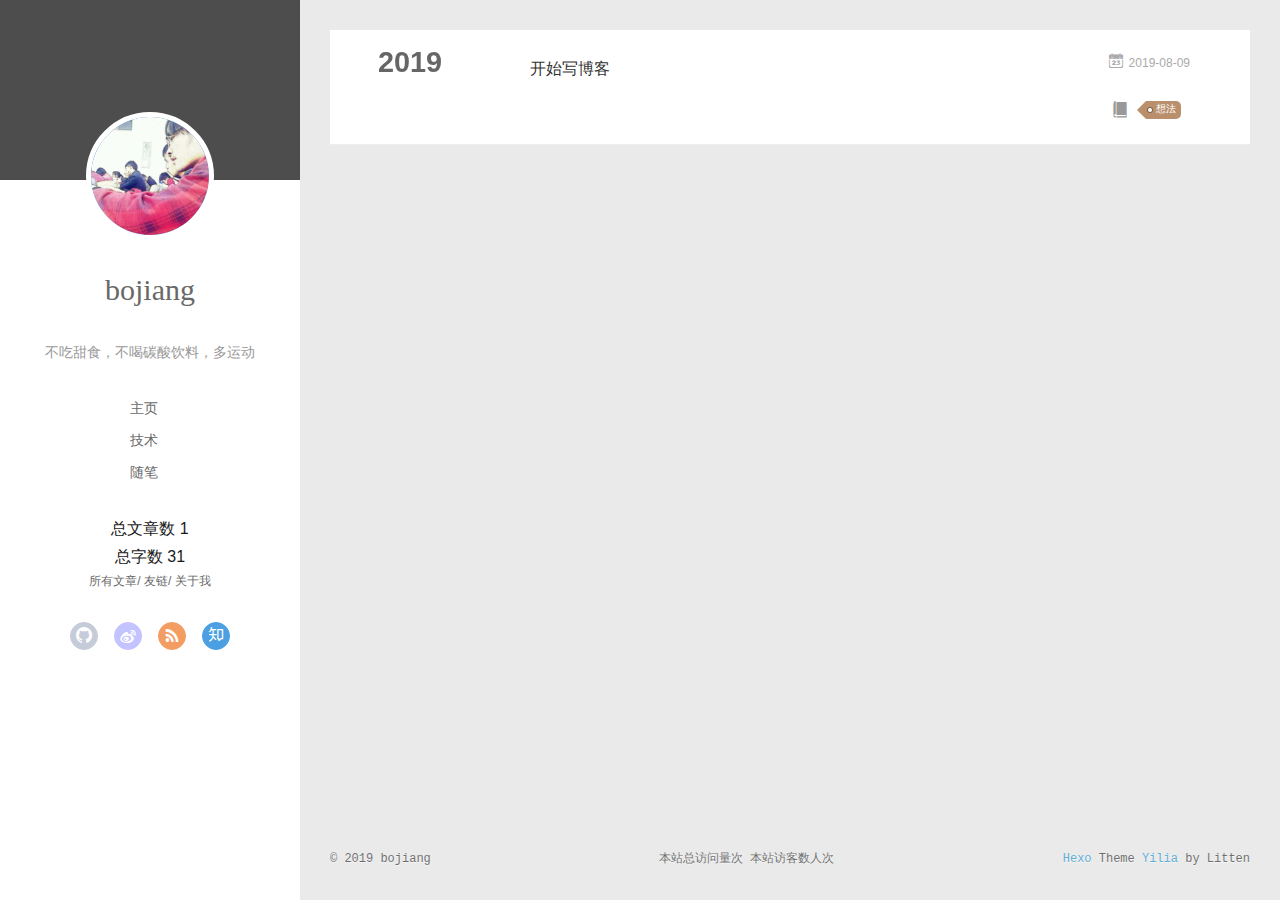
<file: archives/2019/index.html>
<!DOCTYPE html>
<html>
<head><meta name="generator" content="Hexo 3.9.0">
  <meta charset="utf-8">
  
  <meta name="renderer" content="webkit">
  <meta http-equiv="X-UA-Compatible" content="IE=edge">
  <link rel="dns-prefetch" href="http://yoursite.com">
  <title>Archives: 2019 | bojiang的博客</title>
  <meta name="viewport" content="width=device-width, initial-scale=1, maximum-scale=1">
  <meta name="description" content="程序员">
<meta name="keywords" content="python,go,vue,程序员,果粉,骑行">
<meta property="og:type" content="website">
<meta property="og:title" content="bojiang的博客">
<meta property="og:url" content="http://yoursite.com/archives/2019/index.html">
<meta property="og:site_name" content="bojiang的博客">
<meta property="og:description" content="程序员">
<meta property="og:locale" content="zh-CN">
<meta name="twitter:card" content="summary">
<meta name="twitter:title" content="bojiang的博客">
<meta name="twitter:description" content="程序员">
  
    <link rel="alternative" href="/atom.xml" title="bojiang的博客" type="application/atom+xml">
  
  
    <link rel="icon" href="/assets/head.jpeg">
  
  <link rel="stylesheet" type="text/css" href="/./main.0cf68a.css">
  <style type="text/css">
  
    #container.show {
      background: linear-gradient(200deg,#a0cfe4,#e8c37e);
    }
  </style>
  

  

</head>
</html>
<body>
  <div id="container" q-class="show:isCtnShow">
    <canvas id="anm-canvas" class="anm-canvas"></canvas>
    <div class="left-col" q-class="show:isShow">
      
<div class="overlay" style="background: #4d4d4d"></div>
<div class="intrude-less">
	<header id="header" class="inner">
		<a href="/" class="profilepic">
			<img src="/assets/head.jpeg" class="js-avatar">
		</a>
		<hgroup>
		  <h1 class="header-author"><a href="/">bojiang</a></h1>
		</hgroup>
		
		<p class="header-subtitle">不吃甜食，不喝碳酸饮料，多运动</p>
		

		<nav class="header-menu">
			<ul>
			
				<li><a href="/">主页</a></li>
	        
				<li><a href="/tags/articles/">技术</a></li>
	        
				<li><a href="/tags/随笔/">随笔</a></li>
	        
			</ul>
		</nav>
<nav>
总文章数 1
</nav>
总字数 <span class="post-count">31</span>
		<nav class="header-smart-menu">
    		
    			
    			<a q-on="click: openSlider(e, 'innerArchive')" href="javascript:void(0)">所有文章</a>
    			
            
    			
    			<a q-on="click: openSlider(e, 'friends')" href="javascript:void(0)">友链</a>
    			
            
    			
    			<a q-on="click: openSlider(e, 'aboutme')" href="javascript:void(0)">关于我</a>
    			
            
		</nav>
		<nav class="header-nav">
			<div class="social">
				
					<a class="github" target="_blank" href="https://github.com/jiangbo202" title="github"><i class="icon-github"></i></a>
		        
					<a class="weibo" target="_blank" href="#" title="weibo"><i class="icon-weibo"></i></a>
		        
					<a class="rss" target="_blank" href="#" title="rss"><i class="icon-rss"></i></a>
		        
					<a class="zhihu" target="_blank" href="https://www.zhihu.com" title="zhihu"><i class="icon-zhihu"></i></a>
		        
			</div>
		</nav>
	</header>		
</div>

    </div>
    <div class="mid-col" q-class="show:isShow,hide:isShow|isFalse">
      
<nav id="mobile-nav">
  	<div class="overlay js-overlay" style="background: #4d4d4d"></div>
	<div class="btnctn js-mobile-btnctn">
  		<div class="slider-trigger list" q-on="click: openSlider(e)"><i class="icon icon-sort"></i></div>
	</div>
	<div class="intrude-less">
		<header id="header" class="inner">
			<div class="profilepic">
				<img src="/assets/head.jpeg" class="js-avatar">
			</div>
			<hgroup>
			  <h1 class="header-author js-header-author">bojiang</h1>
			</hgroup>
			
			<p class="header-subtitle"><i class="icon icon-quo-left"></i>不吃甜食，不喝碳酸饮料，多运动<i class="icon icon-quo-right"></i></p>
			
			
			
				
			
				
			
				
			
			
			
			<nav class="header-nav">
				<div class="social">
					
						<a class="github" target="_blank" href="https://github.com/jiangbo202" title="github"><i class="icon-github"></i></a>
			        
						<a class="weibo" target="_blank" href="#" title="weibo"><i class="icon-weibo"></i></a>
			        
						<a class="rss" target="_blank" href="#" title="rss"><i class="icon-rss"></i></a>
			        
						<a class="zhihu" target="_blank" href="https://www.zhihu.com" title="zhihu"><i class="icon-zhihu"></i></a>
			        
				</div>
			</nav>

			<nav class="header-menu js-header-menu">
				<ul style="width: 70%">
				
				
					<li style="width: 33.333333333333336%"><a href="/">主页</a></li>
		        
					<li style="width: 33.333333333333336%"><a href="/tags/articles/">技术</a></li>
		        
					<li style="width: 33.333333333333336%"><a href="/tags/随笔/">随笔</a></li>
		        
				</ul>
			</nav>
		</header>				
	</div>
	<div class="mobile-mask" style="display:none" q-show="isShow"></div>
</nav>

      <div id="wrapper" class="body-wrap">
        <div class="menu-l">
          <div class="canvas-wrap">
            <canvas data-colors="#eaeaea" data-sectionHeight="100" data-contentId="js-content" id="myCanvas1" class="anm-canvas"></canvas>
          </div>
          <div id="js-content" class="content-ll">
            
  
  
    
    
      
      
      <section class="archives-wrap">
        <div class="archive-year-wrap">
          <a href="/archives/2019" class="archive-year">2019</a>
        </div>
        <div class="archives">
    
    <article class="archive-article archive-type-post">
  <div class="archive-article-inner">
    <header class="archive-article-header">
      	<div class="article-meta">
	      	<a href="/2019/08/09/hello-world/" class="archive-article-date">
  	<time datetime="2019-08-09T11:26:00.000Z" itemprop="datePublished"><i class="icon-calendar icon"></i>2019-08-09</time>
</a>
        </div>
    	 
  
    <h1 itemprop="name">
      <a class="archive-article-title" href="/2019/08/09/hello-world/">开始写博客</a>
    </h1>
  

        <div class="article-info info-on-right">
          
          
	<div class="article-category tagcloud">
		<i class="icon-book icon"></i>
		<ul class="article-tag-list">
			 
        		<li class="article-tag-list-item">
        			<a href="/categories/想法//" class="article-tag-list-link color3">想法</a>
        		</li>
      		
		</ul>
	</div>


        </div>
        <div class="clearfix"></div>
    </header>
  </div>
</article>
  
  
    </div></section>
  

    


          </div>
        </div>
      </div>
      <footer id="footer">
  <div class="outer">
    <div id="footer-info">
    	<div class="footer-left">
    		&copy; 2019 bojiang
    	</div>
<span id="busuanzi_container_site_pv">    本站总访问量<span id="busuanzi_value_site_pv"></span>次</span>
<span id="busuanzi_container_site_uv">  本站访客数<span id="busuanzi_value_site_uv"></span>人次</span>
      	<div class="footer-right">
      		<a href="http://hexo.io/" target="_blank">Hexo</a>  Theme <a href="https://github.com/litten/hexo-theme-yilia" target="_blank">Yilia</a> by Litten
      	</div>
    </div>
  </div>
</footer>

    </div>
    <script>
	var yiliaConfig = {
		mathjax: false,
		isHome: false,
		isPost: false,
		isArchive: true,
		isTag: false,
		isCategory: false,
		open_in_new: false,
		toc_hide_index: true,
		root: "/",
		innerArchive: true,
		showTags: false
	}
</script>

<script>!function(t){function n(e){if(r[e])return r[e].exports;var i=r[e]={exports:{},id:e,loaded:!1};return t[e].call(i.exports,i,i.exports,n),i.loaded=!0,i.exports}var r={};n.m=t,n.c=r,n.p="./",n(0)}([function(t,n,r){r(195),t.exports=r(191)},function(t,n,r){var e=r(3),i=r(52),o=r(27),u=r(28),c=r(53),f="prototype",a=function(t,n,r){var s,l,h,v,p=t&a.F,d=t&a.G,y=t&a.S,g=t&a.P,b=t&a.B,m=d?e:y?e[n]||(e[n]={}):(e[n]||{})[f],x=d?i:i[n]||(i[n]={}),w=x[f]||(x[f]={});d&&(r=n);for(s in r)l=!p&&m&&void 0!==m[s],h=(l?m:r)[s],v=b&&l?c(h,e):g&&"function"==typeof h?c(Function.call,h):h,m&&u(m,s,h,t&a.U),x[s]!=h&&o(x,s,v),g&&w[s]!=h&&(w[s]=h)};e.core=i,a.F=1,a.G=2,a.S=4,a.P=8,a.B=16,a.W=32,a.U=64,a.R=128,t.exports=a},function(t,n,r){var e=r(6);t.exports=function(t){if(!e(t))throw TypeError(t+" is not an object!");return t}},function(t,n){var r=t.exports="undefined"!=typeof window&&window.Math==Math?window:"undefined"!=typeof self&&self.Math==Math?self:Function("return this")();"number"==typeof __g&&(__g=r)},function(t,n){t.exports=function(t){try{return!!t()}catch(t){return!0}}},function(t,n){var r=t.exports="undefined"!=typeof window&&window.Math==Math?window:"undefined"!=typeof self&&self.Math==Math?self:Function("return this")();"number"==typeof __g&&(__g=r)},function(t,n){t.exports=function(t){return"object"==typeof t?null!==t:"function"==typeof t}},function(t,n,r){var e=r(126)("wks"),i=r(76),o=r(3).Symbol,u="function"==typeof o;(t.exports=function(t){return e[t]||(e[t]=u&&o[t]||(u?o:i)("Symbol."+t))}).store=e},function(t,n){var r={}.hasOwnProperty;t.exports=function(t,n){return r.call(t,n)}},function(t,n,r){var e=r(94),i=r(33);t.exports=function(t){return e(i(t))}},function(t,n,r){t.exports=!r(4)(function(){return 7!=Object.defineProperty({},"a",{get:function(){return 7}}).a})},function(t,n,r){var e=r(2),i=r(167),o=r(50),u=Object.defineProperty;n.f=r(10)?Object.defineProperty:function(t,n,r){if(e(t),n=o(n,!0),e(r),i)try{return u(t,n,r)}catch(t){}if("get"in r||"set"in r)throw TypeError("Accessors not supported!");return"value"in r&&(t[n]=r.value),t}},function(t,n,r){t.exports=!r(18)(function(){return 7!=Object.defineProperty({},"a",{get:function(){return 7}}).a})},function(t,n,r){var e=r(14),i=r(22);t.exports=r(12)?function(t,n,r){return e.f(t,n,i(1,r))}:function(t,n,r){return t[n]=r,t}},function(t,n,r){var e=r(20),i=r(58),o=r(42),u=Object.defineProperty;n.f=r(12)?Object.defineProperty:function(t,n,r){if(e(t),n=o(n,!0),e(r),i)try{return u(t,n,r)}catch(t){}if("get"in r||"set"in r)throw TypeError("Accessors not supported!");return"value"in r&&(t[n]=r.value),t}},function(t,n,r){var e=r(40)("wks"),i=r(23),o=r(5).Symbol,u="function"==typeof o;(t.exports=function(t){return e[t]||(e[t]=u&&o[t]||(u?o:i)("Symbol."+t))}).store=e},function(t,n,r){var e=r(67),i=Math.min;t.exports=function(t){return t>0?i(e(t),9007199254740991):0}},function(t,n,r){var e=r(46);t.exports=function(t){return Object(e(t))}},function(t,n){t.exports=function(t){try{return!!t()}catch(t){return!0}}},function(t,n,r){var e=r(63),i=r(34);t.exports=Object.keys||function(t){return e(t,i)}},function(t,n,r){var e=r(21);t.exports=function(t){if(!e(t))throw TypeError(t+" is not an object!");return t}},function(t,n){t.exports=function(t){return"object"==typeof t?null!==t:"function"==typeof t}},function(t,n){t.exports=function(t,n){return{enumerable:!(1&t),configurable:!(2&t),writable:!(4&t),value:n}}},function(t,n){var r=0,e=Math.random();t.exports=function(t){return"Symbol(".concat(void 0===t?"":t,")_",(++r+e).toString(36))}},function(t,n){var r={}.hasOwnProperty;t.exports=function(t,n){return r.call(t,n)}},function(t,n){var r=t.exports={version:"2.4.0"};"number"==typeof __e&&(__e=r)},function(t,n){t.exports=function(t){if("function"!=typeof t)throw TypeError(t+" is not a function!");return t}},function(t,n,r){var e=r(11),i=r(66);t.exports=r(10)?function(t,n,r){return e.f(t,n,i(1,r))}:function(t,n,r){return t[n]=r,t}},function(t,n,r){var e=r(3),i=r(27),o=r(24),u=r(76)("src"),c="toString",f=Function[c],a=(""+f).split(c);r(52).inspectSource=function(t){return f.call(t)},(t.exports=function(t,n,r,c){var f="function"==typeof r;f&&(o(r,"name")||i(r,"name",n)),t[n]!==r&&(f&&(o(r,u)||i(r,u,t[n]?""+t[n]:a.join(String(n)))),t===e?t[n]=r:c?t[n]?t[n]=r:i(t,n,r):(delete t[n],i(t,n,r)))})(Function.prototype,c,function(){return"function"==typeof this&&this[u]||f.call(this)})},function(t,n,r){var e=r(1),i=r(4),o=r(46),u=function(t,n,r,e){var i=String(o(t)),u="<"+n;return""!==r&&(u+=" "+r+'="'+String(e).replace(/"/g,"&quot;")+'"'),u+">"+i+"</"+n+">"};t.exports=function(t,n){var r={};r[t]=n(u),e(e.P+e.F*i(function(){var n=""[t]('"');return n!==n.toLowerCase()||n.split('"').length>3}),"String",r)}},function(t,n,r){var e=r(115),i=r(46);t.exports=function(t){return e(i(t))}},function(t,n,r){var e=r(116),i=r(66),o=r(30),u=r(50),c=r(24),f=r(167),a=Object.getOwnPropertyDescriptor;n.f=r(10)?a:function(t,n){if(t=o(t),n=u(n,!0),f)try{return a(t,n)}catch(t){}if(c(t,n))return i(!e.f.call(t,n),t[n])}},function(t,n,r){var e=r(24),i=r(17),o=r(145)("IE_PROTO"),u=Object.prototype;t.exports=Object.getPrototypeOf||function(t){return t=i(t),e(t,o)?t[o]:"function"==typeof t.constructor&&t instanceof t.constructor?t.constructor.prototype:t instanceof Object?u:null}},function(t,n){t.exports=function(t){if(void 0==t)throw TypeError("Can't call method on  "+t);return t}},function(t,n){t.exports="constructor,hasOwnProperty,isPrototypeOf,propertyIsEnumerable,toLocaleString,toString,valueOf".split(",")},function(t,n){t.exports={}},function(t,n){t.exports=!0},function(t,n){n.f={}.propertyIsEnumerable},function(t,n,r){var e=r(14).f,i=r(8),o=r(15)("toStringTag");t.exports=function(t,n,r){t&&!i(t=r?t:t.prototype,o)&&e(t,o,{configurable:!0,value:n})}},function(t,n,r){var e=r(40)("keys"),i=r(23);t.exports=function(t){return e[t]||(e[t]=i(t))}},function(t,n,r){var e=r(5),i="__core-js_shared__",o=e[i]||(e[i]={});t.exports=function(t){return o[t]||(o[t]={})}},function(t,n){var r=Math.ceil,e=Math.floor;t.exports=function(t){return isNaN(t=+t)?0:(t>0?e:r)(t)}},function(t,n,r){var e=r(21);t.exports=function(t,n){if(!e(t))return t;var r,i;if(n&&"function"==typeof(r=t.toString)&&!e(i=r.call(t)))return i;if("function"==typeof(r=t.valueOf)&&!e(i=r.call(t)))return i;if(!n&&"function"==typeof(r=t.toString)&&!e(i=r.call(t)))return i;throw TypeError("Can't convert object to primitive value")}},function(t,n,r){var e=r(5),i=r(25),o=r(36),u=r(44),c=r(14).f;t.exports=function(t){var n=i.Symbol||(i.Symbol=o?{}:e.Symbol||{});"_"==t.charAt(0)||t in n||c(n,t,{value:u.f(t)})}},function(t,n,r){n.f=r(15)},function(t,n){var r={}.toString;t.exports=function(t){return r.call(t).slice(8,-1)}},function(t,n){t.exports=function(t){if(void 0==t)throw TypeError("Can't call method on  "+t);return t}},function(t,n,r){var e=r(4);t.exports=function(t,n){return!!t&&e(function(){n?t.call(null,function(){},1):t.call(null)})}},function(t,n,r){var e=r(53),i=r(115),o=r(17),u=r(16),c=r(203);t.exports=function(t,n){var r=1==t,f=2==t,a=3==t,s=4==t,l=6==t,h=5==t||l,v=n||c;return function(n,c,p){for(var d,y,g=o(n),b=i(g),m=e(c,p,3),x=u(b.length),w=0,S=r?v(n,x):f?v(n,0):void 0;x>w;w++)if((h||w in b)&&(d=b[w],y=m(d,w,g),t))if(r)S[w]=y;else if(y)switch(t){case 3:return!0;case 5:return d;case 6:return w;case 2:S.push(d)}else if(s)return!1;return l?-1:a||s?s:S}}},function(t,n,r){var e=r(1),i=r(52),o=r(4);t.exports=function(t,n){var r=(i.Object||{})[t]||Object[t],u={};u[t]=n(r),e(e.S+e.F*o(function(){r(1)}),"Object",u)}},function(t,n,r){var e=r(6);t.exports=function(t,n){if(!e(t))return t;var r,i;if(n&&"function"==typeof(r=t.toString)&&!e(i=r.call(t)))return i;if("function"==typeof(r=t.valueOf)&&!e(i=r.call(t)))return i;if(!n&&"function"==typeof(r=t.toString)&&!e(i=r.call(t)))return i;throw TypeError("Can't convert object to primitive value")}},function(t,n,r){var e=r(5),i=r(25),o=r(91),u=r(13),c="prototype",f=function(t,n,r){var a,s,l,h=t&f.F,v=t&f.G,p=t&f.S,d=t&f.P,y=t&f.B,g=t&f.W,b=v?i:i[n]||(i[n]={}),m=b[c],x=v?e:p?e[n]:(e[n]||{})[c];v&&(r=n);for(a in r)(s=!h&&x&&void 0!==x[a])&&a in b||(l=s?x[a]:r[a],b[a]=v&&"function"!=typeof x[a]?r[a]:y&&s?o(l,e):g&&x[a]==l?function(t){var n=function(n,r,e){if(this instanceof t){switch(arguments.length){case 0:return new t;case 1:return new t(n);case 2:return new t(n,r)}return new t(n,r,e)}return t.apply(this,arguments)};return n[c]=t[c],n}(l):d&&"function"==typeof l?o(Function.call,l):l,d&&((b.virtual||(b.virtual={}))[a]=l,t&f.R&&m&&!m[a]&&u(m,a,l)))};f.F=1,f.G=2,f.S=4,f.P=8,f.B=16,f.W=32,f.U=64,f.R=128,t.exports=f},function(t,n){var r=t.exports={version:"2.4.0"};"number"==typeof __e&&(__e=r)},function(t,n,r){var e=r(26);t.exports=function(t,n,r){if(e(t),void 0===n)return t;switch(r){case 1:return function(r){return t.call(n,r)};case 2:return function(r,e){return t.call(n,r,e)};case 3:return function(r,e,i){return t.call(n,r,e,i)}}return function(){return t.apply(n,arguments)}}},function(t,n,r){var e=r(183),i=r(1),o=r(126)("metadata"),u=o.store||(o.store=new(r(186))),c=function(t,n,r){var i=u.get(t);if(!i){if(!r)return;u.set(t,i=new e)}var o=i.get(n);if(!o){if(!r)return;i.set(n,o=new e)}return o},f=function(t,n,r){var e=c(n,r,!1);return void 0!==e&&e.has(t)},a=function(t,n,r){var e=c(n,r,!1);return void 0===e?void 0:e.get(t)},s=function(t,n,r,e){c(r,e,!0).set(t,n)},l=function(t,n){var r=c(t,n,!1),e=[];return r&&r.forEach(function(t,n){e.push(n)}),e},h=function(t){return void 0===t||"symbol"==typeof t?t:String(t)},v=function(t){i(i.S,"Reflect",t)};t.exports={store:u,map:c,has:f,get:a,set:s,keys:l,key:h,exp:v}},function(t,n,r){"use strict";if(r(10)){var e=r(69),i=r(3),o=r(4),u=r(1),c=r(127),f=r(152),a=r(53),s=r(68),l=r(66),h=r(27),v=r(73),p=r(67),d=r(16),y=r(75),g=r(50),b=r(24),m=r(180),x=r(114),w=r(6),S=r(17),_=r(137),O=r(70),E=r(32),P=r(71).f,j=r(154),F=r(76),M=r(7),A=r(48),N=r(117),T=r(146),I=r(155),k=r(80),L=r(123),R=r(74),C=r(130),D=r(160),U=r(11),W=r(31),G=U.f,B=W.f,V=i.RangeError,z=i.TypeError,q=i.Uint8Array,K="ArrayBuffer",J="Shared"+K,Y="BYTES_PER_ELEMENT",H="prototype",$=Array[H],X=f.ArrayBuffer,Q=f.DataView,Z=A(0),tt=A(2),nt=A(3),rt=A(4),et=A(5),it=A(6),ot=N(!0),ut=N(!1),ct=I.values,ft=I.keys,at=I.entries,st=$.lastIndexOf,lt=$.reduce,ht=$.reduceRight,vt=$.join,pt=$.sort,dt=$.slice,yt=$.toString,gt=$.toLocaleString,bt=M("iterator"),mt=M("toStringTag"),xt=F("typed_constructor"),wt=F("def_constructor"),St=c.CONSTR,_t=c.TYPED,Ot=c.VIEW,Et="Wrong length!",Pt=A(1,function(t,n){return Tt(T(t,t[wt]),n)}),jt=o(function(){return 1===new q(new Uint16Array([1]).buffer)[0]}),Ft=!!q&&!!q[H].set&&o(function(){new q(1).set({})}),Mt=function(t,n){if(void 0===t)throw z(Et);var r=+t,e=d(t);if(n&&!m(r,e))throw V(Et);return e},At=function(t,n){var r=p(t);if(r<0||r%n)throw V("Wrong offset!");return r},Nt=function(t){if(w(t)&&_t in t)return t;throw z(t+" is not a typed array!")},Tt=function(t,n){if(!(w(t)&&xt in t))throw z("It is not a typed array constructor!");return new t(n)},It=function(t,n){return kt(T(t,t[wt]),n)},kt=function(t,n){for(var r=0,e=n.length,i=Tt(t,e);e>r;)i[r]=n[r++];return i},Lt=function(t,n,r){G(t,n,{get:function(){return this._d[r]}})},Rt=function(t){var n,r,e,i,o,u,c=S(t),f=arguments.length,s=f>1?arguments[1]:void 0,l=void 0!==s,h=j(c);if(void 0!=h&&!_(h)){for(u=h.call(c),e=[],n=0;!(o=u.next()).done;n++)e.push(o.value);c=e}for(l&&f>2&&(s=a(s,arguments[2],2)),n=0,r=d(c.length),i=Tt(this,r);r>n;n++)i[n]=l?s(c[n],n):c[n];return i},Ct=function(){for(var t=0,n=arguments.length,r=Tt(this,n);n>t;)r[t]=arguments[t++];return r},Dt=!!q&&o(function(){gt.call(new q(1))}),Ut=function(){return gt.apply(Dt?dt.call(Nt(this)):Nt(this),arguments)},Wt={copyWithin:function(t,n){return D.call(Nt(this),t,n,arguments.length>2?arguments[2]:void 0)},every:function(t){return rt(Nt(this),t,arguments.length>1?arguments[1]:void 0)},fill:function(t){return C.apply(Nt(this),arguments)},filter:function(t){return It(this,tt(Nt(this),t,arguments.length>1?arguments[1]:void 0))},find:function(t){return et(Nt(this),t,arguments.length>1?arguments[1]:void 0)},findIndex:function(t){return it(Nt(this),t,arguments.length>1?arguments[1]:void 0)},forEach:function(t){Z(Nt(this),t,arguments.length>1?arguments[1]:void 0)},indexOf:function(t){return ut(Nt(this),t,arguments.length>1?arguments[1]:void 0)},includes:function(t){return ot(Nt(this),t,arguments.length>1?arguments[1]:void 0)},join:function(t){return vt.apply(Nt(this),arguments)},lastIndexOf:function(t){return st.apply(Nt(this),arguments)},map:function(t){return Pt(Nt(this),t,arguments.length>1?arguments[1]:void 0)},reduce:function(t){return lt.apply(Nt(this),arguments)},reduceRight:function(t){return ht.apply(Nt(this),arguments)},reverse:function(){for(var t,n=this,r=Nt(n).length,e=Math.floor(r/2),i=0;i<e;)t=n[i],n[i++]=n[--r],n[r]=t;return n},some:function(t){return nt(Nt(this),t,arguments.length>1?arguments[1]:void 0)},sort:function(t){return pt.call(Nt(this),t)},subarray:function(t,n){var r=Nt(this),e=r.length,i=y(t,e);return new(T(r,r[wt]))(r.buffer,r.byteOffset+i*r.BYTES_PER_ELEMENT,d((void 0===n?e:y(n,e))-i))}},Gt=function(t,n){return It(this,dt.call(Nt(this),t,n))},Bt=function(t){Nt(this);var n=At(arguments[1],1),r=this.length,e=S(t),i=d(e.length),o=0;if(i+n>r)throw V(Et);for(;o<i;)this[n+o]=e[o++]},Vt={entries:function(){return at.call(Nt(this))},keys:function(){return ft.call(Nt(this))},values:function(){return ct.call(Nt(this))}},zt=function(t,n){return w(t)&&t[_t]&&"symbol"!=typeof n&&n in t&&String(+n)==String(n)},qt=function(t,n){return zt(t,n=g(n,!0))?l(2,t[n]):B(t,n)},Kt=function(t,n,r){return!(zt(t,n=g(n,!0))&&w(r)&&b(r,"value"))||b(r,"get")||b(r,"set")||r.configurable||b(r,"writable")&&!r.writable||b(r,"enumerable")&&!r.enumerable?G(t,n,r):(t[n]=r.value,t)};St||(W.f=qt,U.f=Kt),u(u.S+u.F*!St,"Object",{getOwnPropertyDescriptor:qt,defineProperty:Kt}),o(function(){yt.call({})})&&(yt=gt=function(){return vt.call(this)});var Jt=v({},Wt);v(Jt,Vt),h(Jt,bt,Vt.values),v(Jt,{slice:Gt,set:Bt,constructor:function(){},toString:yt,toLocaleString:Ut}),Lt(Jt,"buffer","b"),Lt(Jt,"byteOffset","o"),Lt(Jt,"byteLength","l"),Lt(Jt,"length","e"),G(Jt,mt,{get:function(){return this[_t]}}),t.exports=function(t,n,r,f){f=!!f;var a=t+(f?"Clamped":"")+"Array",l="Uint8Array"!=a,v="get"+t,p="set"+t,y=i[a],g=y||{},b=y&&E(y),m=!y||!c.ABV,S={},_=y&&y[H],j=function(t,r){var e=t._d;return e.v[v](r*n+e.o,jt)},F=function(t,r,e){var i=t._d;f&&(e=(e=Math.round(e))<0?0:e>255?255:255&e),i.v[p](r*n+i.o,e,jt)},M=function(t,n){G(t,n,{get:function(){return j(this,n)},set:function(t){return F(this,n,t)},enumerable:!0})};m?(y=r(function(t,r,e,i){s(t,y,a,"_d");var o,u,c,f,l=0,v=0;if(w(r)){if(!(r instanceof X||(f=x(r))==K||f==J))return _t in r?kt(y,r):Rt.call(y,r);o=r,v=At(e,n);var p=r.byteLength;if(void 0===i){if(p%n)throw V(Et);if((u=p-v)<0)throw V(Et)}else if((u=d(i)*n)+v>p)throw V(Et);c=u/n}else c=Mt(r,!0),u=c*n,o=new X(u);for(h(t,"_d",{b:o,o:v,l:u,e:c,v:new Q(o)});l<c;)M(t,l++)}),_=y[H]=O(Jt),h(_,"constructor",y)):L(function(t){new y(null),new y(t)},!0)||(y=r(function(t,r,e,i){s(t,y,a);var o;return w(r)?r instanceof X||(o=x(r))==K||o==J?void 0!==i?new g(r,At(e,n),i):void 0!==e?new g(r,At(e,n)):new g(r):_t in r?kt(y,r):Rt.call(y,r):new g(Mt(r,l))}),Z(b!==Function.prototype?P(g).concat(P(b)):P(g),function(t){t in y||h(y,t,g[t])}),y[H]=_,e||(_.constructor=y));var A=_[bt],N=!!A&&("values"==A.name||void 0==A.name),T=Vt.values;h(y,xt,!0),h(_,_t,a),h(_,Ot,!0),h(_,wt,y),(f?new y(1)[mt]==a:mt in _)||G(_,mt,{get:function(){return a}}),S[a]=y,u(u.G+u.W+u.F*(y!=g),S),u(u.S,a,{BYTES_PER_ELEMENT:n,from:Rt,of:Ct}),Y in _||h(_,Y,n),u(u.P,a,Wt),R(a),u(u.P+u.F*Ft,a,{set:Bt}),u(u.P+u.F*!N,a,Vt),u(u.P+u.F*(_.toString!=yt),a,{toString:yt}),u(u.P+u.F*o(function(){new y(1).slice()}),a,{slice:Gt}),u(u.P+u.F*(o(function(){return[1,2].toLocaleString()!=new y([1,2]).toLocaleString()})||!o(function(){_.toLocaleString.call([1,2])})),a,{toLocaleString:Ut}),k[a]=N?A:T,e||N||h(_,bt,T)}}else t.exports=function(){}},function(t,n){var r={}.toString;t.exports=function(t){return r.call(t).slice(8,-1)}},function(t,n,r){var e=r(21),i=r(5).document,o=e(i)&&e(i.createElement);t.exports=function(t){return o?i.createElement(t):{}}},function(t,n,r){t.exports=!r(12)&&!r(18)(function(){return 7!=Object.defineProperty(r(57)("div"),"a",{get:function(){return 7}}).a})},function(t,n,r){"use strict";var e=r(36),i=r(51),o=r(64),u=r(13),c=r(8),f=r(35),a=r(96),s=r(38),l=r(103),h=r(15)("iterator"),v=!([].keys&&"next"in[].keys()),p="keys",d="values",y=function(){return this};t.exports=function(t,n,r,g,b,m,x){a(r,n,g);var w,S,_,O=function(t){if(!v&&t in F)return F[t];switch(t){case p:case d:return function(){return new r(this,t)}}return function(){return new r(this,t)}},E=n+" Iterator",P=b==d,j=!1,F=t.prototype,M=F[h]||F["@@iterator"]||b&&F[b],A=M||O(b),N=b?P?O("entries"):A:void 0,T="Array"==n?F.entries||M:M;if(T&&(_=l(T.call(new t)))!==Object.prototype&&(s(_,E,!0),e||c(_,h)||u(_,h,y)),P&&M&&M.name!==d&&(j=!0,A=function(){return M.call(this)}),e&&!x||!v&&!j&&F[h]||u(F,h,A),f[n]=A,f[E]=y,b)if(w={values:P?A:O(d),keys:m?A:O(p),entries:N},x)for(S in w)S in F||o(F,S,w[S]);else i(i.P+i.F*(v||j),n,w);return w}},function(t,n,r){var e=r(20),i=r(100),o=r(34),u=r(39)("IE_PROTO"),c=function(){},f="prototype",a=function(){var t,n=r(57)("iframe"),e=o.length;for(n.style.display="none",r(93).appendChild(n),n.src="javascript:",t=n.contentWindow.document,t.open(),t.write("<script>document.F=Object<\/script>"),t.close(),a=t.F;e--;)delete a[f][o[e]];return a()};t.exports=Object.create||function(t,n){var r;return null!==t?(c[f]=e(t),r=new c,c[f]=null,r[u]=t):r=a(),void 0===n?r:i(r,n)}},function(t,n,r){var e=r(63),i=r(34).concat("length","prototype");n.f=Object.getOwnPropertyNames||function(t){return e(t,i)}},function(t,n){n.f=Object.getOwnPropertySymbols},function(t,n,r){var e=r(8),i=r(9),o=r(90)(!1),u=r(39)("IE_PROTO");t.exports=function(t,n){var r,c=i(t),f=0,a=[];for(r in c)r!=u&&e(c,r)&&a.push(r);for(;n.length>f;)e(c,r=n[f++])&&(~o(a,r)||a.push(r));return a}},function(t,n,r){t.exports=r(13)},function(t,n,r){var e=r(76)("meta"),i=r(6),o=r(24),u=r(11).f,c=0,f=Object.isExtensible||function(){return!0},a=!r(4)(function(){return f(Object.preventExtensions({}))}),s=function(t){u(t,e,{value:{i:"O"+ ++c,w:{}}})},l=function(t,n){if(!i(t))return"symbol"==typeof t?t:("string"==typeof t?"S":"P")+t;if(!o(t,e)){if(!f(t))return"F";if(!n)return"E";s(t)}return t[e].i},h=function(t,n){if(!o(t,e)){if(!f(t))return!0;if(!n)return!1;s(t)}return t[e].w},v=function(t){return a&&p.NEED&&f(t)&&!o(t,e)&&s(t),t},p=t.exports={KEY:e,NEED:!1,fastKey:l,getWeak:h,onFreeze:v}},function(t,n){t.exports=function(t,n){return{enumerable:!(1&t),configurable:!(2&t),writable:!(4&t),value:n}}},function(t,n){var r=Math.ceil,e=Math.floor;t.exports=function(t){return isNaN(t=+t)?0:(t>0?e:r)(t)}},function(t,n){t.exports=function(t,n,r,e){if(!(t instanceof n)||void 0!==e&&e in t)throw TypeError(r+": incorrect invocation!");return t}},function(t,n){t.exports=!1},function(t,n,r){var e=r(2),i=r(173),o=r(133),u=r(145)("IE_PROTO"),c=function(){},f="prototype",a=function(){var t,n=r(132)("iframe"),e=o.length;for(n.style.display="none",r(135).appendChild(n),n.src="javascript:",t=n.contentWindow.document,t.open(),t.write("<script>document.F=Object<\/script>"),t.close(),a=t.F;e--;)delete a[f][o[e]];return a()};t.exports=Object.create||function(t,n){var r;return null!==t?(c[f]=e(t),r=new c,c[f]=null,r[u]=t):r=a(),void 0===n?r:i(r,n)}},function(t,n,r){var e=r(175),i=r(133).concat("length","prototype");n.f=Object.getOwnPropertyNames||function(t){return e(t,i)}},function(t,n,r){var e=r(175),i=r(133);t.exports=Object.keys||function(t){return e(t,i)}},function(t,n,r){var e=r(28);t.exports=function(t,n,r){for(var i in n)e(t,i,n[i],r);return t}},function(t,n,r){"use strict";var e=r(3),i=r(11),o=r(10),u=r(7)("species");t.exports=function(t){var n=e[t];o&&n&&!n[u]&&i.f(n,u,{configurable:!0,get:function(){return this}})}},function(t,n,r){var e=r(67),i=Math.max,o=Math.min;t.exports=function(t,n){return t=e(t),t<0?i(t+n,0):o(t,n)}},function(t,n){var r=0,e=Math.random();t.exports=function(t){return"Symbol(".concat(void 0===t?"":t,")_",(++r+e).toString(36))}},function(t,n,r){var e=r(33);t.exports=function(t){return Object(e(t))}},function(t,n,r){var e=r(7)("unscopables"),i=Array.prototype;void 0==i[e]&&r(27)(i,e,{}),t.exports=function(t){i[e][t]=!0}},function(t,n,r){var e=r(53),i=r(169),o=r(137),u=r(2),c=r(16),f=r(154),a={},s={},n=t.exports=function(t,n,r,l,h){var v,p,d,y,g=h?function(){return t}:f(t),b=e(r,l,n?2:1),m=0;if("function"!=typeof g)throw TypeError(t+" is not iterable!");if(o(g)){for(v=c(t.length);v>m;m++)if((y=n?b(u(p=t[m])[0],p[1]):b(t[m]))===a||y===s)return y}else for(d=g.call(t);!(p=d.next()).done;)if((y=i(d,b,p.value,n))===a||y===s)return y};n.BREAK=a,n.RETURN=s},function(t,n){t.exports={}},function(t,n,r){var e=r(11).f,i=r(24),o=r(7)("toStringTag");t.exports=function(t,n,r){t&&!i(t=r?t:t.prototype,o)&&e(t,o,{configurable:!0,value:n})}},function(t,n,r){var e=r(1),i=r(46),o=r(4),u=r(150),c="["+u+"]",f="​",a=RegExp("^"+c+c+"*"),s=RegExp(c+c+"*$"),l=function(t,n,r){var i={},c=o(function(){return!!u[t]()||f[t]()!=f}),a=i[t]=c?n(h):u[t];r&&(i[r]=a),e(e.P+e.F*c,"String",i)},h=l.trim=function(t,n){return t=String(i(t)),1&n&&(t=t.replace(a,"")),2&n&&(t=t.replace(s,"")),t};t.exports=l},function(t,n,r){t.exports={default:r(86),__esModule:!0}},function(t,n,r){t.exports={default:r(87),__esModule:!0}},function(t,n,r){"use strict";function e(t){return t&&t.__esModule?t:{default:t}}n.__esModule=!0;var i=r(84),o=e(i),u=r(83),c=e(u),f="function"==typeof c.default&&"symbol"==typeof o.default?function(t){return typeof t}:function(t){return t&&"function"==typeof c.default&&t.constructor===c.default&&t!==c.default.prototype?"symbol":typeof t};n.default="function"==typeof c.default&&"symbol"===f(o.default)?function(t){return void 0===t?"undefined":f(t)}:function(t){return t&&"function"==typeof c.default&&t.constructor===c.default&&t!==c.default.prototype?"symbol":void 0===t?"undefined":f(t)}},function(t,n,r){r(110),r(108),r(111),r(112),t.exports=r(25).Symbol},function(t,n,r){r(109),r(113),t.exports=r(44).f("iterator")},function(t,n){t.exports=function(t){if("function"!=typeof t)throw TypeError(t+" is not a function!");return t}},function(t,n){t.exports=function(){}},function(t,n,r){var e=r(9),i=r(106),o=r(105);t.exports=function(t){return function(n,r,u){var c,f=e(n),a=i(f.length),s=o(u,a);if(t&&r!=r){for(;a>s;)if((c=f[s++])!=c)return!0}else for(;a>s;s++)if((t||s in f)&&f[s]===r)return t||s||0;return!t&&-1}}},function(t,n,r){var e=r(88);t.exports=function(t,n,r){if(e(t),void 0===n)return t;switch(r){case 1:return function(r){return t.call(n,r)};case 2:return function(r,e){return t.call(n,r,e)};case 3:return function(r,e,i){return t.call(n,r,e,i)}}return function(){return t.apply(n,arguments)}}},function(t,n,r){var e=r(19),i=r(62),o=r(37);t.exports=function(t){var n=e(t),r=i.f;if(r)for(var u,c=r(t),f=o.f,a=0;c.length>a;)f.call(t,u=c[a++])&&n.push(u);return n}},function(t,n,r){t.exports=r(5).document&&document.documentElement},function(t,n,r){var e=r(56);t.exports=Object("z").propertyIsEnumerable(0)?Object:function(t){return"String"==e(t)?t.split(""):Object(t)}},function(t,n,r){var e=r(56);t.exports=Array.isArray||function(t){return"Array"==e(t)}},function(t,n,r){"use strict";var e=r(60),i=r(22),o=r(38),u={};r(13)(u,r(15)("iterator"),function(){return this}),t.exports=function(t,n,r){t.prototype=e(u,{next:i(1,r)}),o(t,n+" Iterator")}},function(t,n){t.exports=function(t,n){return{value:n,done:!!t}}},function(t,n,r){var e=r(19),i=r(9);t.exports=function(t,n){for(var r,o=i(t),u=e(o),c=u.length,f=0;c>f;)if(o[r=u[f++]]===n)return r}},function(t,n,r){var e=r(23)("meta"),i=r(21),o=r(8),u=r(14).f,c=0,f=Object.isExtensible||function(){return!0},a=!r(18)(function(){return f(Object.preventExtensions({}))}),s=function(t){u(t,e,{value:{i:"O"+ ++c,w:{}}})},l=function(t,n){if(!i(t))return"symbol"==typeof t?t:("string"==typeof t?"S":"P")+t;if(!o(t,e)){if(!f(t))return"F";if(!n)return"E";s(t)}return t[e].i},h=function(t,n){if(!o(t,e)){if(!f(t))return!0;if(!n)return!1;s(t)}return t[e].w},v=function(t){return a&&p.NEED&&f(t)&&!o(t,e)&&s(t),t},p=t.exports={KEY:e,NEED:!1,fastKey:l,getWeak:h,onFreeze:v}},function(t,n,r){var e=r(14),i=r(20),o=r(19);t.exports=r(12)?Object.defineProperties:function(t,n){i(t);for(var r,u=o(n),c=u.length,f=0;c>f;)e.f(t,r=u[f++],n[r]);return t}},function(t,n,r){var e=r(37),i=r(22),o=r(9),u=r(42),c=r(8),f=r(58),a=Object.getOwnPropertyDescriptor;n.f=r(12)?a:function(t,n){if(t=o(t),n=u(n,!0),f)try{return a(t,n)}catch(t){}if(c(t,n))return i(!e.f.call(t,n),t[n])}},function(t,n,r){var e=r(9),i=r(61).f,o={}.toString,u="object"==typeof window&&window&&Object.getOwnPropertyNames?Object.getOwnPropertyNames(window):[],c=function(t){try{return i(t)}catch(t){return u.slice()}};t.exports.f=function(t){return u&&"[object Window]"==o.call(t)?c(t):i(e(t))}},function(t,n,r){var e=r(8),i=r(77),o=r(39)("IE_PROTO"),u=Object.prototype;t.exports=Object.getPrototypeOf||function(t){return t=i(t),e(t,o)?t[o]:"function"==typeof t.constructor&&t instanceof t.constructor?t.constructor.prototype:t instanceof Object?u:null}},function(t,n,r){var e=r(41),i=r(33);t.exports=function(t){return function(n,r){var o,u,c=String(i(n)),f=e(r),a=c.length;return f<0||f>=a?t?"":void 0:(o=c.charCodeAt(f),o<55296||o>56319||f+1===a||(u=c.charCodeAt(f+1))<56320||u>57343?t?c.charAt(f):o:t?c.slice(f,f+2):u-56320+(o-55296<<10)+65536)}}},function(t,n,r){var e=r(41),i=Math.max,o=Math.min;t.exports=function(t,n){return t=e(t),t<0?i(t+n,0):o(t,n)}},function(t,n,r){var e=r(41),i=Math.min;t.exports=function(t){return t>0?i(e(t),9007199254740991):0}},function(t,n,r){"use strict";var e=r(89),i=r(97),o=r(35),u=r(9);t.exports=r(59)(Array,"Array",function(t,n){this._t=u(t),this._i=0,this._k=n},function(){var t=this._t,n=this._k,r=this._i++;return!t||r>=t.length?(this._t=void 0,i(1)):"keys"==n?i(0,r):"values"==n?i(0,t[r]):i(0,[r,t[r]])},"values"),o.Arguments=o.Array,e("keys"),e("values"),e("entries")},function(t,n){},function(t,n,r){"use strict";var e=r(104)(!0);r(59)(String,"String",function(t){this._t=String(t),this._i=0},function(){var t,n=this._t,r=this._i;return r>=n.length?{value:void 0,done:!0}:(t=e(n,r),this._i+=t.length,{value:t,done:!1})})},function(t,n,r){"use strict";var e=r(5),i=r(8),o=r(12),u=r(51),c=r(64),f=r(99).KEY,a=r(18),s=r(40),l=r(38),h=r(23),v=r(15),p=r(44),d=r(43),y=r(98),g=r(92),b=r(95),m=r(20),x=r(9),w=r(42),S=r(22),_=r(60),O=r(102),E=r(101),P=r(14),j=r(19),F=E.f,M=P.f,A=O.f,N=e.Symbol,T=e.JSON,I=T&&T.stringify,k="prototype",L=v("_hidden"),R=v("toPrimitive"),C={}.propertyIsEnumerable,D=s("symbol-registry"),U=s("symbols"),W=s("op-symbols"),G=Object[k],B="function"==typeof N,V=e.QObject,z=!V||!V[k]||!V[k].findChild,q=o&&a(function(){return 7!=_(M({},"a",{get:function(){return M(this,"a",{value:7}).a}})).a})?function(t,n,r){var e=F(G,n);e&&delete G[n],M(t,n,r),e&&t!==G&&M(G,n,e)}:M,K=function(t){var n=U[t]=_(N[k]);return n._k=t,n},J=B&&"symbol"==typeof N.iterator?function(t){return"symbol"==typeof t}:function(t){return t instanceof N},Y=function(t,n,r){return t===G&&Y(W,n,r),m(t),n=w(n,!0),m(r),i(U,n)?(r.enumerable?(i(t,L)&&t[L][n]&&(t[L][n]=!1),r=_(r,{enumerable:S(0,!1)})):(i(t,L)||M(t,L,S(1,{})),t[L][n]=!0),q(t,n,r)):M(t,n,r)},H=function(t,n){m(t);for(var r,e=g(n=x(n)),i=0,o=e.length;o>i;)Y(t,r=e[i++],n[r]);return t},$=function(t,n){return void 0===n?_(t):H(_(t),n)},X=function(t){var n=C.call(this,t=w(t,!0));return!(this===G&&i(U,t)&&!i(W,t))&&(!(n||!i(this,t)||!i(U,t)||i(this,L)&&this[L][t])||n)},Q=function(t,n){if(t=x(t),n=w(n,!0),t!==G||!i(U,n)||i(W,n)){var r=F(t,n);return!r||!i(U,n)||i(t,L)&&t[L][n]||(r.enumerable=!0),r}},Z=function(t){for(var n,r=A(x(t)),e=[],o=0;r.length>o;)i(U,n=r[o++])||n==L||n==f||e.push(n);return e},tt=function(t){for(var n,r=t===G,e=A(r?W:x(t)),o=[],u=0;e.length>u;)!i(U,n=e[u++])||r&&!i(G,n)||o.push(U[n]);return o};B||(N=function(){if(this instanceof N)throw TypeError("Symbol is not a constructor!");var t=h(arguments.length>0?arguments[0]:void 0),n=function(r){this===G&&n.call(W,r),i(this,L)&&i(this[L],t)&&(this[L][t]=!1),q(this,t,S(1,r))};return o&&z&&q(G,t,{configurable:!0,set:n}),K(t)},c(N[k],"toString",function(){return this._k}),E.f=Q,P.f=Y,r(61).f=O.f=Z,r(37).f=X,r(62).f=tt,o&&!r(36)&&c(G,"propertyIsEnumerable",X,!0),p.f=function(t){return K(v(t))}),u(u.G+u.W+u.F*!B,{Symbol:N});for(var nt="hasInstance,isConcatSpreadable,iterator,match,replace,search,species,split,toPrimitive,toStringTag,unscopables".split(","),rt=0;nt.length>rt;)v(nt[rt++]);for(var nt=j(v.store),rt=0;nt.length>rt;)d(nt[rt++]);u(u.S+u.F*!B,"Symbol",{for:function(t){return i(D,t+="")?D[t]:D[t]=N(t)},keyFor:function(t){if(J(t))return y(D,t);throw TypeError(t+" is not a symbol!")},useSetter:function(){z=!0},useSimple:function(){z=!1}}),u(u.S+u.F*!B,"Object",{create:$,defineProperty:Y,defineProperties:H,getOwnPropertyDescriptor:Q,getOwnPropertyNames:Z,getOwnPropertySymbols:tt}),T&&u(u.S+u.F*(!B||a(function(){var t=N();return"[null]"!=I([t])||"{}"!=I({a:t})||"{}"!=I(Object(t))})),"JSON",{stringify:function(t){if(void 0!==t&&!J(t)){for(var n,r,e=[t],i=1;arguments.length>i;)e.push(arguments[i++]);return n=e[1],"function"==typeof n&&(r=n),!r&&b(n)||(n=function(t,n){if(r&&(n=r.call(this,t,n)),!J(n))return n}),e[1]=n,I.apply(T,e)}}}),N[k][R]||r(13)(N[k],R,N[k].valueOf),l(N,"Symbol"),l(Math,"Math",!0),l(e.JSON,"JSON",!0)},function(t,n,r){r(43)("asyncIterator")},function(t,n,r){r(43)("observable")},function(t,n,r){r(107);for(var e=r(5),i=r(13),o=r(35),u=r(15)("toStringTag"),c=["NodeList","DOMTokenList","MediaList","StyleSheetList","CSSRuleList"],f=0;f<5;f++){var a=c[f],s=e[a],l=s&&s.prototype;l&&!l[u]&&i(l,u,a),o[a]=o.Array}},function(t,n,r){var e=r(45),i=r(7)("toStringTag"),o="Arguments"==e(function(){return arguments}()),u=function(t,n){try{return t[n]}catch(t){}};t.exports=function(t){var n,r,c;return void 0===t?"Undefined":null===t?"Null":"string"==typeof(r=u(n=Object(t),i))?r:o?e(n):"Object"==(c=e(n))&&"function"==typeof n.callee?"Arguments":c}},function(t,n,r){var e=r(45);t.exports=Object("z").propertyIsEnumerable(0)?Object:function(t){return"String"==e(t)?t.split(""):Object(t)}},function(t,n){n.f={}.propertyIsEnumerable},function(t,n,r){var e=r(30),i=r(16),o=r(75);t.exports=function(t){return function(n,r,u){var c,f=e(n),a=i(f.length),s=o(u,a);if(t&&r!=r){for(;a>s;)if((c=f[s++])!=c)return!0}else for(;a>s;s++)if((t||s in f)&&f[s]===r)return t||s||0;return!t&&-1}}},function(t,n,r){"use strict";var e=r(3),i=r(1),o=r(28),u=r(73),c=r(65),f=r(79),a=r(68),s=r(6),l=r(4),h=r(123),v=r(81),p=r(136);t.exports=function(t,n,r,d,y,g){var b=e[t],m=b,x=y?"set":"add",w=m&&m.prototype,S={},_=function(t){var n=w[t];o(w,t,"delete"==t?function(t){return!(g&&!s(t))&&n.call(this,0===t?0:t)}:"has"==t?function(t){return!(g&&!s(t))&&n.call(this,0===t?0:t)}:"get"==t?function(t){return g&&!s(t)?void 0:n.call(this,0===t?0:t)}:"add"==t?function(t){return n.call(this,0===t?0:t),this}:function(t,r){return n.call(this,0===t?0:t,r),this})};if("function"==typeof m&&(g||w.forEach&&!l(function(){(new m).entries().next()}))){var O=new m,E=O[x](g?{}:-0,1)!=O,P=l(function(){O.has(1)}),j=h(function(t){new m(t)}),F=!g&&l(function(){for(var t=new m,n=5;n--;)t[x](n,n);return!t.has(-0)});j||(m=n(function(n,r){a(n,m,t);var e=p(new b,n,m);return void 0!=r&&f(r,y,e[x],e),e}),m.prototype=w,w.constructor=m),(P||F)&&(_("delete"),_("has"),y&&_("get")),(F||E)&&_(x),g&&w.clear&&delete w.clear}else m=d.getConstructor(n,t,y,x),u(m.prototype,r),c.NEED=!0;return v(m,t),S[t]=m,i(i.G+i.W+i.F*(m!=b),S),g||d.setStrong(m,t,y),m}},function(t,n,r){"use strict";var e=r(27),i=r(28),o=r(4),u=r(46),c=r(7);t.exports=function(t,n,r){var f=c(t),a=r(u,f,""[t]),s=a[0],l=a[1];o(function(){var n={};return n[f]=function(){return 7},7!=""[t](n)})&&(i(String.prototype,t,s),e(RegExp.prototype,f,2==n?function(t,n){return l.call(t,this,n)}:function(t){return l.call(t,this)}))}
},function(t,n,r){"use strict";var e=r(2);t.exports=function(){var t=e(this),n="";return t.global&&(n+="g"),t.ignoreCase&&(n+="i"),t.multiline&&(n+="m"),t.unicode&&(n+="u"),t.sticky&&(n+="y"),n}},function(t,n){t.exports=function(t,n,r){var e=void 0===r;switch(n.length){case 0:return e?t():t.call(r);case 1:return e?t(n[0]):t.call(r,n[0]);case 2:return e?t(n[0],n[1]):t.call(r,n[0],n[1]);case 3:return e?t(n[0],n[1],n[2]):t.call(r,n[0],n[1],n[2]);case 4:return e?t(n[0],n[1],n[2],n[3]):t.call(r,n[0],n[1],n[2],n[3])}return t.apply(r,n)}},function(t,n,r){var e=r(6),i=r(45),o=r(7)("match");t.exports=function(t){var n;return e(t)&&(void 0!==(n=t[o])?!!n:"RegExp"==i(t))}},function(t,n,r){var e=r(7)("iterator"),i=!1;try{var o=[7][e]();o.return=function(){i=!0},Array.from(o,function(){throw 2})}catch(t){}t.exports=function(t,n){if(!n&&!i)return!1;var r=!1;try{var o=[7],u=o[e]();u.next=function(){return{done:r=!0}},o[e]=function(){return u},t(o)}catch(t){}return r}},function(t,n,r){t.exports=r(69)||!r(4)(function(){var t=Math.random();__defineSetter__.call(null,t,function(){}),delete r(3)[t]})},function(t,n){n.f=Object.getOwnPropertySymbols},function(t,n,r){var e=r(3),i="__core-js_shared__",o=e[i]||(e[i]={});t.exports=function(t){return o[t]||(o[t]={})}},function(t,n,r){for(var e,i=r(3),o=r(27),u=r(76),c=u("typed_array"),f=u("view"),a=!(!i.ArrayBuffer||!i.DataView),s=a,l=0,h="Int8Array,Uint8Array,Uint8ClampedArray,Int16Array,Uint16Array,Int32Array,Uint32Array,Float32Array,Float64Array".split(",");l<9;)(e=i[h[l++]])?(o(e.prototype,c,!0),o(e.prototype,f,!0)):s=!1;t.exports={ABV:a,CONSTR:s,TYPED:c,VIEW:f}},function(t,n){"use strict";var r={versions:function(){var t=window.navigator.userAgent;return{trident:t.indexOf("Trident")>-1,presto:t.indexOf("Presto")>-1,webKit:t.indexOf("AppleWebKit")>-1,gecko:t.indexOf("Gecko")>-1&&-1==t.indexOf("KHTML"),mobile:!!t.match(/AppleWebKit.*Mobile.*/),ios:!!t.match(/\(i[^;]+;( U;)? CPU.+Mac OS X/),android:t.indexOf("Android")>-1||t.indexOf("Linux")>-1,iPhone:t.indexOf("iPhone")>-1||t.indexOf("Mac")>-1,iPad:t.indexOf("iPad")>-1,webApp:-1==t.indexOf("Safari"),weixin:-1==t.indexOf("MicroMessenger")}}()};t.exports=r},function(t,n,r){"use strict";var e=r(85),i=function(t){return t&&t.__esModule?t:{default:t}}(e),o=function(){function t(t,n,e){return n||e?String.fromCharCode(n||e):r[t]||t}function n(t){return e[t]}var r={"&quot;":'"',"&lt;":"<","&gt;":">","&amp;":"&","&nbsp;":" "},e={};for(var u in r)e[r[u]]=u;return r["&apos;"]="'",e["'"]="&#39;",{encode:function(t){return t?(""+t).replace(/['<> "&]/g,n).replace(/\r?\n/g,"<br/>").replace(/\s/g,"&nbsp;"):""},decode:function(n){return n?(""+n).replace(/<br\s*\/?>/gi,"\n").replace(/&quot;|&lt;|&gt;|&amp;|&nbsp;|&apos;|&#(\d+);|&#(\d+)/g,t).replace(/\u00a0/g," "):""},encodeBase16:function(t){if(!t)return t;t+="";for(var n=[],r=0,e=t.length;e>r;r++)n.push(t.charCodeAt(r).toString(16).toUpperCase());return n.join("")},encodeBase16forJSON:function(t){if(!t)return t;t=t.replace(/[\u4E00-\u9FBF]/gi,function(t){return escape(t).replace("%u","\\u")});for(var n=[],r=0,e=t.length;e>r;r++)n.push(t.charCodeAt(r).toString(16).toUpperCase());return n.join("")},decodeBase16:function(t){if(!t)return t;t+="";for(var n=[],r=0,e=t.length;e>r;r+=2)n.push(String.fromCharCode("0x"+t.slice(r,r+2)));return n.join("")},encodeObject:function(t){if(t instanceof Array)for(var n=0,r=t.length;r>n;n++)t[n]=o.encodeObject(t[n]);else if("object"==(void 0===t?"undefined":(0,i.default)(t)))for(var e in t)t[e]=o.encodeObject(t[e]);else if("string"==typeof t)return o.encode(t);return t},loadScript:function(t){var n=document.createElement("script");document.getElementsByTagName("body")[0].appendChild(n),n.setAttribute("src",t)},addLoadEvent:function(t){var n=window.onload;"function"!=typeof window.onload?window.onload=t:window.onload=function(){n(),t()}}}}();t.exports=o},function(t,n,r){"use strict";var e=r(17),i=r(75),o=r(16);t.exports=function(t){for(var n=e(this),r=o(n.length),u=arguments.length,c=i(u>1?arguments[1]:void 0,r),f=u>2?arguments[2]:void 0,a=void 0===f?r:i(f,r);a>c;)n[c++]=t;return n}},function(t,n,r){"use strict";var e=r(11),i=r(66);t.exports=function(t,n,r){n in t?e.f(t,n,i(0,r)):t[n]=r}},function(t,n,r){var e=r(6),i=r(3).document,o=e(i)&&e(i.createElement);t.exports=function(t){return o?i.createElement(t):{}}},function(t,n){t.exports="constructor,hasOwnProperty,isPrototypeOf,propertyIsEnumerable,toLocaleString,toString,valueOf".split(",")},function(t,n,r){var e=r(7)("match");t.exports=function(t){var n=/./;try{"/./"[t](n)}catch(r){try{return n[e]=!1,!"/./"[t](n)}catch(t){}}return!0}},function(t,n,r){t.exports=r(3).document&&document.documentElement},function(t,n,r){var e=r(6),i=r(144).set;t.exports=function(t,n,r){var o,u=n.constructor;return u!==r&&"function"==typeof u&&(o=u.prototype)!==r.prototype&&e(o)&&i&&i(t,o),t}},function(t,n,r){var e=r(80),i=r(7)("iterator"),o=Array.prototype;t.exports=function(t){return void 0!==t&&(e.Array===t||o[i]===t)}},function(t,n,r){var e=r(45);t.exports=Array.isArray||function(t){return"Array"==e(t)}},function(t,n,r){"use strict";var e=r(70),i=r(66),o=r(81),u={};r(27)(u,r(7)("iterator"),function(){return this}),t.exports=function(t,n,r){t.prototype=e(u,{next:i(1,r)}),o(t,n+" Iterator")}},function(t,n,r){"use strict";var e=r(69),i=r(1),o=r(28),u=r(27),c=r(24),f=r(80),a=r(139),s=r(81),l=r(32),h=r(7)("iterator"),v=!([].keys&&"next"in[].keys()),p="keys",d="values",y=function(){return this};t.exports=function(t,n,r,g,b,m,x){a(r,n,g);var w,S,_,O=function(t){if(!v&&t in F)return F[t];switch(t){case p:case d:return function(){return new r(this,t)}}return function(){return new r(this,t)}},E=n+" Iterator",P=b==d,j=!1,F=t.prototype,M=F[h]||F["@@iterator"]||b&&F[b],A=M||O(b),N=b?P?O("entries"):A:void 0,T="Array"==n?F.entries||M:M;if(T&&(_=l(T.call(new t)))!==Object.prototype&&(s(_,E,!0),e||c(_,h)||u(_,h,y)),P&&M&&M.name!==d&&(j=!0,A=function(){return M.call(this)}),e&&!x||!v&&!j&&F[h]||u(F,h,A),f[n]=A,f[E]=y,b)if(w={values:P?A:O(d),keys:m?A:O(p),entries:N},x)for(S in w)S in F||o(F,S,w[S]);else i(i.P+i.F*(v||j),n,w);return w}},function(t,n){var r=Math.expm1;t.exports=!r||r(10)>22025.465794806718||r(10)<22025.465794806718||-2e-17!=r(-2e-17)?function(t){return 0==(t=+t)?t:t>-1e-6&&t<1e-6?t+t*t/2:Math.exp(t)-1}:r},function(t,n){t.exports=Math.sign||function(t){return 0==(t=+t)||t!=t?t:t<0?-1:1}},function(t,n,r){var e=r(3),i=r(151).set,o=e.MutationObserver||e.WebKitMutationObserver,u=e.process,c=e.Promise,f="process"==r(45)(u);t.exports=function(){var t,n,r,a=function(){var e,i;for(f&&(e=u.domain)&&e.exit();t;){i=t.fn,t=t.next;try{i()}catch(e){throw t?r():n=void 0,e}}n=void 0,e&&e.enter()};if(f)r=function(){u.nextTick(a)};else if(o){var s=!0,l=document.createTextNode("");new o(a).observe(l,{characterData:!0}),r=function(){l.data=s=!s}}else if(c&&c.resolve){var h=c.resolve();r=function(){h.then(a)}}else r=function(){i.call(e,a)};return function(e){var i={fn:e,next:void 0};n&&(n.next=i),t||(t=i,r()),n=i}}},function(t,n,r){var e=r(6),i=r(2),o=function(t,n){if(i(t),!e(n)&&null!==n)throw TypeError(n+": can't set as prototype!")};t.exports={set:Object.setPrototypeOf||("__proto__"in{}?function(t,n,e){try{e=r(53)(Function.call,r(31).f(Object.prototype,"__proto__").set,2),e(t,[]),n=!(t instanceof Array)}catch(t){n=!0}return function(t,r){return o(t,r),n?t.__proto__=r:e(t,r),t}}({},!1):void 0),check:o}},function(t,n,r){var e=r(126)("keys"),i=r(76);t.exports=function(t){return e[t]||(e[t]=i(t))}},function(t,n,r){var e=r(2),i=r(26),o=r(7)("species");t.exports=function(t,n){var r,u=e(t).constructor;return void 0===u||void 0==(r=e(u)[o])?n:i(r)}},function(t,n,r){var e=r(67),i=r(46);t.exports=function(t){return function(n,r){var o,u,c=String(i(n)),f=e(r),a=c.length;return f<0||f>=a?t?"":void 0:(o=c.charCodeAt(f),o<55296||o>56319||f+1===a||(u=c.charCodeAt(f+1))<56320||u>57343?t?c.charAt(f):o:t?c.slice(f,f+2):u-56320+(o-55296<<10)+65536)}}},function(t,n,r){var e=r(122),i=r(46);t.exports=function(t,n,r){if(e(n))throw TypeError("String#"+r+" doesn't accept regex!");return String(i(t))}},function(t,n,r){"use strict";var e=r(67),i=r(46);t.exports=function(t){var n=String(i(this)),r="",o=e(t);if(o<0||o==1/0)throw RangeError("Count can't be negative");for(;o>0;(o>>>=1)&&(n+=n))1&o&&(r+=n);return r}},function(t,n){t.exports="\t\n\v\f\r   ᠎             　\u2028\u2029\ufeff"},function(t,n,r){var e,i,o,u=r(53),c=r(121),f=r(135),a=r(132),s=r(3),l=s.process,h=s.setImmediate,v=s.clearImmediate,p=s.MessageChannel,d=0,y={},g="onreadystatechange",b=function(){var t=+this;if(y.hasOwnProperty(t)){var n=y[t];delete y[t],n()}},m=function(t){b.call(t.data)};h&&v||(h=function(t){for(var n=[],r=1;arguments.length>r;)n.push(arguments[r++]);return y[++d]=function(){c("function"==typeof t?t:Function(t),n)},e(d),d},v=function(t){delete y[t]},"process"==r(45)(l)?e=function(t){l.nextTick(u(b,t,1))}:p?(i=new p,o=i.port2,i.port1.onmessage=m,e=u(o.postMessage,o,1)):s.addEventListener&&"function"==typeof postMessage&&!s.importScripts?(e=function(t){s.postMessage(t+"","*")},s.addEventListener("message",m,!1)):e=g in a("script")?function(t){f.appendChild(a("script"))[g]=function(){f.removeChild(this),b.call(t)}}:function(t){setTimeout(u(b,t,1),0)}),t.exports={set:h,clear:v}},function(t,n,r){"use strict";var e=r(3),i=r(10),o=r(69),u=r(127),c=r(27),f=r(73),a=r(4),s=r(68),l=r(67),h=r(16),v=r(71).f,p=r(11).f,d=r(130),y=r(81),g="ArrayBuffer",b="DataView",m="prototype",x="Wrong length!",w="Wrong index!",S=e[g],_=e[b],O=e.Math,E=e.RangeError,P=e.Infinity,j=S,F=O.abs,M=O.pow,A=O.floor,N=O.log,T=O.LN2,I="buffer",k="byteLength",L="byteOffset",R=i?"_b":I,C=i?"_l":k,D=i?"_o":L,U=function(t,n,r){var e,i,o,u=Array(r),c=8*r-n-1,f=(1<<c)-1,a=f>>1,s=23===n?M(2,-24)-M(2,-77):0,l=0,h=t<0||0===t&&1/t<0?1:0;for(t=F(t),t!=t||t===P?(i=t!=t?1:0,e=f):(e=A(N(t)/T),t*(o=M(2,-e))<1&&(e--,o*=2),t+=e+a>=1?s/o:s*M(2,1-a),t*o>=2&&(e++,o/=2),e+a>=f?(i=0,e=f):e+a>=1?(i=(t*o-1)*M(2,n),e+=a):(i=t*M(2,a-1)*M(2,n),e=0));n>=8;u[l++]=255&i,i/=256,n-=8);for(e=e<<n|i,c+=n;c>0;u[l++]=255&e,e/=256,c-=8);return u[--l]|=128*h,u},W=function(t,n,r){var e,i=8*r-n-1,o=(1<<i)-1,u=o>>1,c=i-7,f=r-1,a=t[f--],s=127&a;for(a>>=7;c>0;s=256*s+t[f],f--,c-=8);for(e=s&(1<<-c)-1,s>>=-c,c+=n;c>0;e=256*e+t[f],f--,c-=8);if(0===s)s=1-u;else{if(s===o)return e?NaN:a?-P:P;e+=M(2,n),s-=u}return(a?-1:1)*e*M(2,s-n)},G=function(t){return t[3]<<24|t[2]<<16|t[1]<<8|t[0]},B=function(t){return[255&t]},V=function(t){return[255&t,t>>8&255]},z=function(t){return[255&t,t>>8&255,t>>16&255,t>>24&255]},q=function(t){return U(t,52,8)},K=function(t){return U(t,23,4)},J=function(t,n,r){p(t[m],n,{get:function(){return this[r]}})},Y=function(t,n,r,e){var i=+r,o=l(i);if(i!=o||o<0||o+n>t[C])throw E(w);var u=t[R]._b,c=o+t[D],f=u.slice(c,c+n);return e?f:f.reverse()},H=function(t,n,r,e,i,o){var u=+r,c=l(u);if(u!=c||c<0||c+n>t[C])throw E(w);for(var f=t[R]._b,a=c+t[D],s=e(+i),h=0;h<n;h++)f[a+h]=s[o?h:n-h-1]},$=function(t,n){s(t,S,g);var r=+n,e=h(r);if(r!=e)throw E(x);return e};if(u.ABV){if(!a(function(){new S})||!a(function(){new S(.5)})){S=function(t){return new j($(this,t))};for(var X,Q=S[m]=j[m],Z=v(j),tt=0;Z.length>tt;)(X=Z[tt++])in S||c(S,X,j[X]);o||(Q.constructor=S)}var nt=new _(new S(2)),rt=_[m].setInt8;nt.setInt8(0,2147483648),nt.setInt8(1,2147483649),!nt.getInt8(0)&&nt.getInt8(1)||f(_[m],{setInt8:function(t,n){rt.call(this,t,n<<24>>24)},setUint8:function(t,n){rt.call(this,t,n<<24>>24)}},!0)}else S=function(t){var n=$(this,t);this._b=d.call(Array(n),0),this[C]=n},_=function(t,n,r){s(this,_,b),s(t,S,b);var e=t[C],i=l(n);if(i<0||i>e)throw E("Wrong offset!");if(r=void 0===r?e-i:h(r),i+r>e)throw E(x);this[R]=t,this[D]=i,this[C]=r},i&&(J(S,k,"_l"),J(_,I,"_b"),J(_,k,"_l"),J(_,L,"_o")),f(_[m],{getInt8:function(t){return Y(this,1,t)[0]<<24>>24},getUint8:function(t){return Y(this,1,t)[0]},getInt16:function(t){var n=Y(this,2,t,arguments[1]);return(n[1]<<8|n[0])<<16>>16},getUint16:function(t){var n=Y(this,2,t,arguments[1]);return n[1]<<8|n[0]},getInt32:function(t){return G(Y(this,4,t,arguments[1]))},getUint32:function(t){return G(Y(this,4,t,arguments[1]))>>>0},getFloat32:function(t){return W(Y(this,4,t,arguments[1]),23,4)},getFloat64:function(t){return W(Y(this,8,t,arguments[1]),52,8)},setInt8:function(t,n){H(this,1,t,B,n)},setUint8:function(t,n){H(this,1,t,B,n)},setInt16:function(t,n){H(this,2,t,V,n,arguments[2])},setUint16:function(t,n){H(this,2,t,V,n,arguments[2])},setInt32:function(t,n){H(this,4,t,z,n,arguments[2])},setUint32:function(t,n){H(this,4,t,z,n,arguments[2])},setFloat32:function(t,n){H(this,4,t,K,n,arguments[2])},setFloat64:function(t,n){H(this,8,t,q,n,arguments[2])}});y(S,g),y(_,b),c(_[m],u.VIEW,!0),n[g]=S,n[b]=_},function(t,n,r){var e=r(3),i=r(52),o=r(69),u=r(182),c=r(11).f;t.exports=function(t){var n=i.Symbol||(i.Symbol=o?{}:e.Symbol||{});"_"==t.charAt(0)||t in n||c(n,t,{value:u.f(t)})}},function(t,n,r){var e=r(114),i=r(7)("iterator"),o=r(80);t.exports=r(52).getIteratorMethod=function(t){if(void 0!=t)return t[i]||t["@@iterator"]||o[e(t)]}},function(t,n,r){"use strict";var e=r(78),i=r(170),o=r(80),u=r(30);t.exports=r(140)(Array,"Array",function(t,n){this._t=u(t),this._i=0,this._k=n},function(){var t=this._t,n=this._k,r=this._i++;return!t||r>=t.length?(this._t=void 0,i(1)):"keys"==n?i(0,r):"values"==n?i(0,t[r]):i(0,[r,t[r]])},"values"),o.Arguments=o.Array,e("keys"),e("values"),e("entries")},function(t,n){function r(t,n){t.classList?t.classList.add(n):t.className+=" "+n}t.exports=r},function(t,n){function r(t,n){if(t.classList)t.classList.remove(n);else{var r=new RegExp("(^|\\b)"+n.split(" ").join("|")+"(\\b|$)","gi");t.className=t.className.replace(r," ")}}t.exports=r},function(t,n){function r(){throw new Error("setTimeout has not been defined")}function e(){throw new Error("clearTimeout has not been defined")}function i(t){if(s===setTimeout)return setTimeout(t,0);if((s===r||!s)&&setTimeout)return s=setTimeout,setTimeout(t,0);try{return s(t,0)}catch(n){try{return s.call(null,t,0)}catch(n){return s.call(this,t,0)}}}function o(t){if(l===clearTimeout)return clearTimeout(t);if((l===e||!l)&&clearTimeout)return l=clearTimeout,clearTimeout(t);try{return l(t)}catch(n){try{return l.call(null,t)}catch(n){return l.call(this,t)}}}function u(){d&&v&&(d=!1,v.length?p=v.concat(p):y=-1,p.length&&c())}function c(){if(!d){var t=i(u);d=!0;for(var n=p.length;n;){for(v=p,p=[];++y<n;)v&&v[y].run();y=-1,n=p.length}v=null,d=!1,o(t)}}function f(t,n){this.fun=t,this.array=n}function a(){}var s,l,h=t.exports={};!function(){try{s="function"==typeof setTimeout?setTimeout:r}catch(t){s=r}try{l="function"==typeof clearTimeout?clearTimeout:e}catch(t){l=e}}();var v,p=[],d=!1,y=-1;h.nextTick=function(t){var n=new Array(arguments.length-1);if(arguments.length>1)for(var r=1;r<arguments.length;r++)n[r-1]=arguments[r];p.push(new f(t,n)),1!==p.length||d||i(c)},f.prototype.run=function(){this.fun.apply(null,this.array)},h.title="browser",h.browser=!0,h.env={},h.argv=[],h.version="",h.versions={},h.on=a,h.addListener=a,h.once=a,h.off=a,h.removeListener=a,h.removeAllListeners=a,h.emit=a,h.prependListener=a,h.prependOnceListener=a,h.listeners=function(t){return[]},h.binding=function(t){throw new Error("process.binding is not supported")},h.cwd=function(){return"/"},h.chdir=function(t){throw new Error("process.chdir is not supported")},h.umask=function(){return 0}},function(t,n,r){var e=r(45);t.exports=function(t,n){if("number"!=typeof t&&"Number"!=e(t))throw TypeError(n);return+t}},function(t,n,r){"use strict";var e=r(17),i=r(75),o=r(16);t.exports=[].copyWithin||function(t,n){var r=e(this),u=o(r.length),c=i(t,u),f=i(n,u),a=arguments.length>2?arguments[2]:void 0,s=Math.min((void 0===a?u:i(a,u))-f,u-c),l=1;for(f<c&&c<f+s&&(l=-1,f+=s-1,c+=s-1);s-- >0;)f in r?r[c]=r[f]:delete r[c],c+=l,f+=l;return r}},function(t,n,r){var e=r(79);t.exports=function(t,n){var r=[];return e(t,!1,r.push,r,n),r}},function(t,n,r){var e=r(26),i=r(17),o=r(115),u=r(16);t.exports=function(t,n,r,c,f){e(n);var a=i(t),s=o(a),l=u(a.length),h=f?l-1:0,v=f?-1:1;if(r<2)for(;;){if(h in s){c=s[h],h+=v;break}if(h+=v,f?h<0:l<=h)throw TypeError("Reduce of empty array with no initial value")}for(;f?h>=0:l>h;h+=v)h in s&&(c=n(c,s[h],h,a));return c}},function(t,n,r){"use strict";var e=r(26),i=r(6),o=r(121),u=[].slice,c={},f=function(t,n,r){if(!(n in c)){for(var e=[],i=0;i<n;i++)e[i]="a["+i+"]";c[n]=Function("F,a","return new F("+e.join(",")+")")}return c[n](t,r)};t.exports=Function.bind||function(t){var n=e(this),r=u.call(arguments,1),c=function(){var e=r.concat(u.call(arguments));return this instanceof c?f(n,e.length,e):o(n,e,t)};return i(n.prototype)&&(c.prototype=n.prototype),c}},function(t,n,r){"use strict";var e=r(11).f,i=r(70),o=r(73),u=r(53),c=r(68),f=r(46),a=r(79),s=r(140),l=r(170),h=r(74),v=r(10),p=r(65).fastKey,d=v?"_s":"size",y=function(t,n){var r,e=p(n);if("F"!==e)return t._i[e];for(r=t._f;r;r=r.n)if(r.k==n)return r};t.exports={getConstructor:function(t,n,r,s){var l=t(function(t,e){c(t,l,n,"_i"),t._i=i(null),t._f=void 0,t._l=void 0,t[d]=0,void 0!=e&&a(e,r,t[s],t)});return o(l.prototype,{clear:function(){for(var t=this,n=t._i,r=t._f;r;r=r.n)r.r=!0,r.p&&(r.p=r.p.n=void 0),delete n[r.i];t._f=t._l=void 0,t[d]=0},delete:function(t){var n=this,r=y(n,t);if(r){var e=r.n,i=r.p;delete n._i[r.i],r.r=!0,i&&(i.n=e),e&&(e.p=i),n._f==r&&(n._f=e),n._l==r&&(n._l=i),n[d]--}return!!r},forEach:function(t){c(this,l,"forEach");for(var n,r=u(t,arguments.length>1?arguments[1]:void 0,3);n=n?n.n:this._f;)for(r(n.v,n.k,this);n&&n.r;)n=n.p},has:function(t){return!!y(this,t)}}),v&&e(l.prototype,"size",{get:function(){return f(this[d])}}),l},def:function(t,n,r){var e,i,o=y(t,n);return o?o.v=r:(t._l=o={i:i=p(n,!0),k:n,v:r,p:e=t._l,n:void 0,r:!1},t._f||(t._f=o),e&&(e.n=o),t[d]++,"F"!==i&&(t._i[i]=o)),t},getEntry:y,setStrong:function(t,n,r){s(t,n,function(t,n){this._t=t,this._k=n,this._l=void 0},function(){for(var t=this,n=t._k,r=t._l;r&&r.r;)r=r.p;return t._t&&(t._l=r=r?r.n:t._t._f)?"keys"==n?l(0,r.k):"values"==n?l(0,r.v):l(0,[r.k,r.v]):(t._t=void 0,l(1))},r?"entries":"values",!r,!0),h(n)}}},function(t,n,r){var e=r(114),i=r(161);t.exports=function(t){return function(){if(e(this)!=t)throw TypeError(t+"#toJSON isn't generic");return i(this)}}},function(t,n,r){"use strict";var e=r(73),i=r(65).getWeak,o=r(2),u=r(6),c=r(68),f=r(79),a=r(48),s=r(24),l=a(5),h=a(6),v=0,p=function(t){return t._l||(t._l=new d)},d=function(){this.a=[]},y=function(t,n){return l(t.a,function(t){return t[0]===n})};d.prototype={get:function(t){var n=y(this,t);if(n)return n[1]},has:function(t){return!!y(this,t)},set:function(t,n){var r=y(this,t);r?r[1]=n:this.a.push([t,n])},delete:function(t){var n=h(this.a,function(n){return n[0]===t});return~n&&this.a.splice(n,1),!!~n}},t.exports={getConstructor:function(t,n,r,o){var a=t(function(t,e){c(t,a,n,"_i"),t._i=v++,t._l=void 0,void 0!=e&&f(e,r,t[o],t)});return e(a.prototype,{delete:function(t){if(!u(t))return!1;var n=i(t);return!0===n?p(this).delete(t):n&&s(n,this._i)&&delete n[this._i]},has:function(t){if(!u(t))return!1;var n=i(t);return!0===n?p(this).has(t):n&&s(n,this._i)}}),a},def:function(t,n,r){var e=i(o(n),!0);return!0===e?p(t).set(n,r):e[t._i]=r,t},ufstore:p}},function(t,n,r){t.exports=!r(10)&&!r(4)(function(){return 7!=Object.defineProperty(r(132)("div"),"a",{get:function(){return 7}}).a})},function(t,n,r){var e=r(6),i=Math.floor;t.exports=function(t){return!e(t)&&isFinite(t)&&i(t)===t}},function(t,n,r){var e=r(2);t.exports=function(t,n,r,i){try{return i?n(e(r)[0],r[1]):n(r)}catch(n){var o=t.return;throw void 0!==o&&e(o.call(t)),n}}},function(t,n){t.exports=function(t,n){return{value:n,done:!!t}}},function(t,n){t.exports=Math.log1p||function(t){return(t=+t)>-1e-8&&t<1e-8?t-t*t/2:Math.log(1+t)}},function(t,n,r){"use strict";var e=r(72),i=r(125),o=r(116),u=r(17),c=r(115),f=Object.assign;t.exports=!f||r(4)(function(){var t={},n={},r=Symbol(),e="abcdefghijklmnopqrst";return t[r]=7,e.split("").forEach(function(t){n[t]=t}),7!=f({},t)[r]||Object.keys(f({},n)).join("")!=e})?function(t,n){for(var r=u(t),f=arguments.length,a=1,s=i.f,l=o.f;f>a;)for(var h,v=c(arguments[a++]),p=s?e(v).concat(s(v)):e(v),d=p.length,y=0;d>y;)l.call(v,h=p[y++])&&(r[h]=v[h]);return r}:f},function(t,n,r){var e=r(11),i=r(2),o=r(72);t.exports=r(10)?Object.defineProperties:function(t,n){i(t);for(var r,u=o(n),c=u.length,f=0;c>f;)e.f(t,r=u[f++],n[r]);return t}},function(t,n,r){var e=r(30),i=r(71).f,o={}.toString,u="object"==typeof window&&window&&Object.getOwnPropertyNames?Object.getOwnPropertyNames(window):[],c=function(t){try{return i(t)}catch(t){return u.slice()}};t.exports.f=function(t){return u&&"[object Window]"==o.call(t)?c(t):i(e(t))}},function(t,n,r){var e=r(24),i=r(30),o=r(117)(!1),u=r(145)("IE_PROTO");t.exports=function(t,n){var r,c=i(t),f=0,a=[];for(r in c)r!=u&&e(c,r)&&a.push(r);for(;n.length>f;)e(c,r=n[f++])&&(~o(a,r)||a.push(r));return a}},function(t,n,r){var e=r(72),i=r(30),o=r(116).f;t.exports=function(t){return function(n){for(var r,u=i(n),c=e(u),f=c.length,a=0,s=[];f>a;)o.call(u,r=c[a++])&&s.push(t?[r,u[r]]:u[r]);return s}}},function(t,n,r){var e=r(71),i=r(125),o=r(2),u=r(3).Reflect;t.exports=u&&u.ownKeys||function(t){var n=e.f(o(t)),r=i.f;return r?n.concat(r(t)):n}},function(t,n,r){var e=r(3).parseFloat,i=r(82).trim;t.exports=1/e(r(150)+"-0")!=-1/0?function(t){var n=i(String(t),3),r=e(n);return 0===r&&"-"==n.charAt(0)?-0:r}:e},function(t,n,r){var e=r(3).parseInt,i=r(82).trim,o=r(150),u=/^[\-+]?0[xX]/;t.exports=8!==e(o+"08")||22!==e(o+"0x16")?function(t,n){var r=i(String(t),3);return e(r,n>>>0||(u.test(r)?16:10))}:e},function(t,n){t.exports=Object.is||function(t,n){return t===n?0!==t||1/t==1/n:t!=t&&n!=n}},function(t,n,r){var e=r(16),i=r(149),o=r(46);t.exports=function(t,n,r,u){var c=String(o(t)),f=c.length,a=void 0===r?" ":String(r),s=e(n);if(s<=f||""==a)return c;var l=s-f,h=i.call(a,Math.ceil(l/a.length));return h.length>l&&(h=h.slice(0,l)),u?h+c:c+h}},function(t,n,r){n.f=r(7)},function(t,n,r){"use strict";var e=r(164);t.exports=r(118)("Map",function(t){return function(){return t(this,arguments.length>0?arguments[0]:void 0)}},{get:function(t){var n=e.getEntry(this,t);return n&&n.v},set:function(t,n){return e.def(this,0===t?0:t,n)}},e,!0)},function(t,n,r){r(10)&&"g"!=/./g.flags&&r(11).f(RegExp.prototype,"flags",{configurable:!0,get:r(120)})},function(t,n,r){"use strict";var e=r(164);t.exports=r(118)("Set",function(t){return function(){return t(this,arguments.length>0?arguments[0]:void 0)}},{add:function(t){return e.def(this,t=0===t?0:t,t)}},e)},function(t,n,r){"use strict";var e,i=r(48)(0),o=r(28),u=r(65),c=r(172),f=r(166),a=r(6),s=u.getWeak,l=Object.isExtensible,h=f.ufstore,v={},p=function(t){return function(){return t(this,arguments.length>0?arguments[0]:void 0)}},d={get:function(t){if(a(t)){var n=s(t);return!0===n?h(this).get(t):n?n[this._i]:void 0}},set:function(t,n){return f.def(this,t,n)}},y=t.exports=r(118)("WeakMap",p,d,f,!0,!0);7!=(new y).set((Object.freeze||Object)(v),7).get(v)&&(e=f.getConstructor(p),c(e.prototype,d),u.NEED=!0,i(["delete","has","get","set"],function(t){var n=y.prototype,r=n[t];o(n,t,function(n,i){if(a(n)&&!l(n)){this._f||(this._f=new e);var o=this._f[t](n,i);return"set"==t?this:o}return r.call(this,n,i)})}))},,,,function(t,n){"use strict";function r(){var t=document.querySelector("#page-nav");if(t&&!document.querySelector("#page-nav .extend.prev")&&(t.innerHTML='<a class="extend prev disabled" rel="prev">&laquo; Prev</a>'+t.innerHTML),t&&!document.querySelector("#page-nav .extend.next")&&(t.innerHTML=t.innerHTML+'<a class="extend next disabled" rel="next">Next &raquo;</a>'),yiliaConfig&&yiliaConfig.open_in_new){document.querySelectorAll(".article-entry a:not(.article-more-a)").forEach(function(t){var n=t.getAttribute("target");n&&""!==n||t.setAttribute("target","_blank")})}if(yiliaConfig&&yiliaConfig.toc_hide_index){document.querySelectorAll(".toc-number").forEach(function(t){t.style.display="none"})}var n=document.querySelector("#js-aboutme");n&&0!==n.length&&(n.innerHTML=n.innerText)}t.exports={init:r}},function(t,n,r){"use strict";function e(t){return t&&t.__esModule?t:{default:t}}function i(t,n){var r=/\/|index.html/g;return t.replace(r,"")===n.replace(r,"")}function o(){for(var t=document.querySelectorAll(".js-header-menu li a"),n=window.location.pathname,r=0,e=t.length;r<e;r++){var o=t[r];i(n,o.getAttribute("href"))&&(0,h.default)(o,"active")}}function u(t){for(var n=t.offsetLeft,r=t.offsetParent;null!==r;)n+=r.offsetLeft,r=r.offsetParent;return n}function c(t){for(var n=t.offsetTop,r=t.offsetParent;null!==r;)n+=r.offsetTop,r=r.offsetParent;return n}function f(t,n,r,e,i){var o=u(t),f=c(t)-n;if(f-r<=i){var a=t.$newDom;a||(a=t.cloneNode(!0),(0,d.default)(t,a),t.$newDom=a,a.style.position="fixed",a.style.top=(r||f)+"px",a.style.left=o+"px",a.style.zIndex=e||2,a.style.width="100%",a.style.color="#fff"),a.style.visibility="visible",t.style.visibility="hidden"}else{t.style.visibility="visible";var s=t.$newDom;s&&(s.style.visibility="hidden")}}function a(){var t=document.querySelector(".js-overlay"),n=document.querySelector(".js-header-menu");f(t,document.body.scrollTop,-63,2,0),f(n,document.body.scrollTop,1,3,0)}function s(){document.querySelector("#container").addEventListener("scroll",function(t){a()}),window.addEventListener("scroll",function(t){a()}),a()}var l=r(156),h=e(l),v=r(157),p=(e(v),r(382)),d=e(p),y=r(128),g=e(y),b=r(190),m=e(b),x=r(129);(function(){g.default.versions.mobile&&window.screen.width<800&&(o(),s())})(),(0,x.addLoadEvent)(function(){m.default.init()}),t.exports={}},,,,function(t,n,r){(function(t){"use strict";function n(t,n,r){t[n]||Object[e](t,n,{writable:!0,configurable:!0,value:r})}if(r(381),r(391),r(198),t._babelPolyfill)throw new Error("only one instance of babel-polyfill is allowed");t._babelPolyfill=!0;var e="defineProperty";n(String.prototype,"padLeft","".padStart),n(String.prototype,"padRight","".padEnd),"pop,reverse,shift,keys,values,entries,indexOf,every,some,forEach,map,filter,find,findIndex,includes,join,slice,concat,push,splice,unshift,sort,lastIndexOf,reduce,reduceRight,copyWithin,fill".split(",").forEach(function(t){[][t]&&n(Array,t,Function.call.bind([][t]))})}).call(n,function(){return this}())},,,function(t,n,r){r(210),t.exports=r(52).RegExp.escape},,,,function(t,n,r){var e=r(6),i=r(138),o=r(7)("species");t.exports=function(t){var n;return i(t)&&(n=t.constructor,"function"!=typeof n||n!==Array&&!i(n.prototype)||(n=void 0),e(n)&&null===(n=n[o])&&(n=void 0)),void 0===n?Array:n}},function(t,n,r){var e=r(202);t.exports=function(t,n){return new(e(t))(n)}},function(t,n,r){"use strict";var e=r(2),i=r(50),o="number";t.exports=function(t){if("string"!==t&&t!==o&&"default"!==t)throw TypeError("Incorrect hint");return i(e(this),t!=o)}},function(t,n,r){var e=r(72),i=r(125),o=r(116);t.exports=function(t){var n=e(t),r=i.f;if(r)for(var u,c=r(t),f=o.f,a=0;c.length>a;)f.call(t,u=c[a++])&&n.push(u);return n}},function(t,n,r){var e=r(72),i=r(30);t.exports=function(t,n){for(var r,o=i(t),u=e(o),c=u.length,f=0;c>f;)if(o[r=u[f++]]===n)return r}},function(t,n,r){"use strict";var e=r(208),i=r(121),o=r(26);t.exports=function(){for(var t=o(this),n=arguments.length,r=Array(n),u=0,c=e._,f=!1;n>u;)(r[u]=arguments[u++])===c&&(f=!0);return function(){var e,o=this,u=arguments.length,a=0,s=0;if(!f&&!u)return i(t,r,o);if(e=r.slice(),f)for(;n>a;a++)e[a]===c&&(e[a]=arguments[s++]);for(;u>s;)e.push(arguments[s++]);return i(t,e,o)}}},function(t,n,r){t.exports=r(3)},function(t,n){t.exports=function(t,n){var r=n===Object(n)?function(t){return n[t]}:n;return function(n){return String(n).replace(t,r)}}},function(t,n,r){var e=r(1),i=r(209)(/[\\^$*+?.()|[\]{}]/g,"\\$&");e(e.S,"RegExp",{escape:function(t){return i(t)}})},function(t,n,r){var e=r(1);e(e.P,"Array",{copyWithin:r(160)}),r(78)("copyWithin")},function(t,n,r){"use strict";var e=r(1),i=r(48)(4);e(e.P+e.F*!r(47)([].every,!0),"Array",{every:function(t){return i(this,t,arguments[1])}})},function(t,n,r){var e=r(1);e(e.P,"Array",{fill:r(130)}),r(78)("fill")},function(t,n,r){"use strict";var e=r(1),i=r(48)(2);e(e.P+e.F*!r(47)([].filter,!0),"Array",{filter:function(t){return i(this,t,arguments[1])}})},function(t,n,r){"use strict";var e=r(1),i=r(48)(6),o="findIndex",u=!0;o in[]&&Array(1)[o](function(){u=!1}),e(e.P+e.F*u,"Array",{findIndex:function(t){return i(this,t,arguments.length>1?arguments[1]:void 0)}}),r(78)(o)},function(t,n,r){"use strict";var e=r(1),i=r(48)(5),o="find",u=!0;o in[]&&Array(1)[o](function(){u=!1}),e(e.P+e.F*u,"Array",{find:function(t){return i(this,t,arguments.length>1?arguments[1]:void 0)}}),r(78)(o)},function(t,n,r){"use strict";var e=r(1),i=r(48)(0),o=r(47)([].forEach,!0);e(e.P+e.F*!o,"Array",{forEach:function(t){return i(this,t,arguments[1])}})},function(t,n,r){"use strict";var e=r(53),i=r(1),o=r(17),u=r(169),c=r(137),f=r(16),a=r(131),s=r(154);i(i.S+i.F*!r(123)(function(t){Array.from(t)}),"Array",{from:function(t){var n,r,i,l,h=o(t),v="function"==typeof this?this:Array,p=arguments.length,d=p>1?arguments[1]:void 0,y=void 0!==d,g=0,b=s(h);if(y&&(d=e(d,p>2?arguments[2]:void 0,2)),void 0==b||v==Array&&c(b))for(n=f(h.length),r=new v(n);n>g;g++)a(r,g,y?d(h[g],g):h[g]);else for(l=b.call(h),r=new v;!(i=l.next()).done;g++)a(r,g,y?u(l,d,[i.value,g],!0):i.value);return r.length=g,r}})},function(t,n,r){"use strict";var e=r(1),i=r(117)(!1),o=[].indexOf,u=!!o&&1/[1].indexOf(1,-0)<0;e(e.P+e.F*(u||!r(47)(o)),"Array",{indexOf:function(t){return u?o.apply(this,arguments)||0:i(this,t,arguments[1])}})},function(t,n,r){var e=r(1);e(e.S,"Array",{isArray:r(138)})},function(t,n,r){"use strict";var e=r(1),i=r(30),o=[].join;e(e.P+e.F*(r(115)!=Object||!r(47)(o)),"Array",{join:function(t){return o.call(i(this),void 0===t?",":t)}})},function(t,n,r){"use strict";var e=r(1),i=r(30),o=r(67),u=r(16),c=[].lastIndexOf,f=!!c&&1/[1].lastIndexOf(1,-0)<0;e(e.P+e.F*(f||!r(47)(c)),"Array",{lastIndexOf:function(t){if(f)return c.apply(this,arguments)||0;var n=i(this),r=u(n.length),e=r-1;for(arguments.length>1&&(e=Math.min(e,o(arguments[1]))),e<0&&(e=r+e);e>=0;e--)if(e in n&&n[e]===t)return e||0;return-1}})},function(t,n,r){"use strict";var e=r(1),i=r(48)(1);e(e.P+e.F*!r(47)([].map,!0),"Array",{map:function(t){return i(this,t,arguments[1])}})},function(t,n,r){"use strict";var e=r(1),i=r(131);e(e.S+e.F*r(4)(function(){function t(){}return!(Array.of.call(t)instanceof t)}),"Array",{of:function(){for(var t=0,n=arguments.length,r=new("function"==typeof this?this:Array)(n);n>t;)i(r,t,arguments[t++]);return r.length=n,r}})},function(t,n,r){"use strict";var e=r(1),i=r(162);e(e.P+e.F*!r(47)([].reduceRight,!0),"Array",{reduceRight:function(t){return i(this,t,arguments.length,arguments[1],!0)}})},function(t,n,r){"use strict";var e=r(1),i=r(162);e(e.P+e.F*!r(47)([].reduce,!0),"Array",{reduce:function(t){return i(this,t,arguments.length,arguments[1],!1)}})},function(t,n,r){"use strict";var e=r(1),i=r(135),o=r(45),u=r(75),c=r(16),f=[].slice;e(e.P+e.F*r(4)(function(){i&&f.call(i)}),"Array",{slice:function(t,n){var r=c(this.length),e=o(this);if(n=void 0===n?r:n,"Array"==e)return f.call(this,t,n);for(var i=u(t,r),a=u(n,r),s=c(a-i),l=Array(s),h=0;h<s;h++)l[h]="String"==e?this.charAt(i+h):this[i+h];return l}})},function(t,n,r){"use strict";var e=r(1),i=r(48)(3);e(e.P+e.F*!r(47)([].some,!0),"Array",{some:function(t){return i(this,t,arguments[1])}})},function(t,n,r){"use strict";var e=r(1),i=r(26),o=r(17),u=r(4),c=[].sort,f=[1,2,3];e(e.P+e.F*(u(function(){f.sort(void 0)})||!u(function(){f.sort(null)})||!r(47)(c)),"Array",{sort:function(t){return void 0===t?c.call(o(this)):c.call(o(this),i(t))}})},function(t,n,r){r(74)("Array")},function(t,n,r){var e=r(1);e(e.S,"Date",{now:function(){return(new Date).getTime()}})},function(t,n,r){"use strict";var e=r(1),i=r(4),o=Date.prototype.getTime,u=function(t){return t>9?t:"0"+t};e(e.P+e.F*(i(function(){return"0385-07-25T07:06:39.999Z"!=new Date(-5e13-1).toISOString()})||!i(function(){new Date(NaN).toISOString()})),"Date",{toISOString:function(){
if(!isFinite(o.call(this)))throw RangeError("Invalid time value");var t=this,n=t.getUTCFullYear(),r=t.getUTCMilliseconds(),e=n<0?"-":n>9999?"+":"";return e+("00000"+Math.abs(n)).slice(e?-6:-4)+"-"+u(t.getUTCMonth()+1)+"-"+u(t.getUTCDate())+"T"+u(t.getUTCHours())+":"+u(t.getUTCMinutes())+":"+u(t.getUTCSeconds())+"."+(r>99?r:"0"+u(r))+"Z"}})},function(t,n,r){"use strict";var e=r(1),i=r(17),o=r(50);e(e.P+e.F*r(4)(function(){return null!==new Date(NaN).toJSON()||1!==Date.prototype.toJSON.call({toISOString:function(){return 1}})}),"Date",{toJSON:function(t){var n=i(this),r=o(n);return"number"!=typeof r||isFinite(r)?n.toISOString():null}})},function(t,n,r){var e=r(7)("toPrimitive"),i=Date.prototype;e in i||r(27)(i,e,r(204))},function(t,n,r){var e=Date.prototype,i="Invalid Date",o="toString",u=e[o],c=e.getTime;new Date(NaN)+""!=i&&r(28)(e,o,function(){var t=c.call(this);return t===t?u.call(this):i})},function(t,n,r){var e=r(1);e(e.P,"Function",{bind:r(163)})},function(t,n,r){"use strict";var e=r(6),i=r(32),o=r(7)("hasInstance"),u=Function.prototype;o in u||r(11).f(u,o,{value:function(t){if("function"!=typeof this||!e(t))return!1;if(!e(this.prototype))return t instanceof this;for(;t=i(t);)if(this.prototype===t)return!0;return!1}})},function(t,n,r){var e=r(11).f,i=r(66),o=r(24),u=Function.prototype,c="name",f=Object.isExtensible||function(){return!0};c in u||r(10)&&e(u,c,{configurable:!0,get:function(){try{var t=this,n=(""+t).match(/^\s*function ([^ (]*)/)[1];return o(t,c)||!f(t)||e(t,c,i(5,n)),n}catch(t){return""}}})},function(t,n,r){var e=r(1),i=r(171),o=Math.sqrt,u=Math.acosh;e(e.S+e.F*!(u&&710==Math.floor(u(Number.MAX_VALUE))&&u(1/0)==1/0),"Math",{acosh:function(t){return(t=+t)<1?NaN:t>94906265.62425156?Math.log(t)+Math.LN2:i(t-1+o(t-1)*o(t+1))}})},function(t,n,r){function e(t){return isFinite(t=+t)&&0!=t?t<0?-e(-t):Math.log(t+Math.sqrt(t*t+1)):t}var i=r(1),o=Math.asinh;i(i.S+i.F*!(o&&1/o(0)>0),"Math",{asinh:e})},function(t,n,r){var e=r(1),i=Math.atanh;e(e.S+e.F*!(i&&1/i(-0)<0),"Math",{atanh:function(t){return 0==(t=+t)?t:Math.log((1+t)/(1-t))/2}})},function(t,n,r){var e=r(1),i=r(142);e(e.S,"Math",{cbrt:function(t){return i(t=+t)*Math.pow(Math.abs(t),1/3)}})},function(t,n,r){var e=r(1);e(e.S,"Math",{clz32:function(t){return(t>>>=0)?31-Math.floor(Math.log(t+.5)*Math.LOG2E):32}})},function(t,n,r){var e=r(1),i=Math.exp;e(e.S,"Math",{cosh:function(t){return(i(t=+t)+i(-t))/2}})},function(t,n,r){var e=r(1),i=r(141);e(e.S+e.F*(i!=Math.expm1),"Math",{expm1:i})},function(t,n,r){var e=r(1),i=r(142),o=Math.pow,u=o(2,-52),c=o(2,-23),f=o(2,127)*(2-c),a=o(2,-126),s=function(t){return t+1/u-1/u};e(e.S,"Math",{fround:function(t){var n,r,e=Math.abs(t),o=i(t);return e<a?o*s(e/a/c)*a*c:(n=(1+c/u)*e,r=n-(n-e),r>f||r!=r?o*(1/0):o*r)}})},function(t,n,r){var e=r(1),i=Math.abs;e(e.S,"Math",{hypot:function(t,n){for(var r,e,o=0,u=0,c=arguments.length,f=0;u<c;)r=i(arguments[u++]),f<r?(e=f/r,o=o*e*e+1,f=r):r>0?(e=r/f,o+=e*e):o+=r;return f===1/0?1/0:f*Math.sqrt(o)}})},function(t,n,r){var e=r(1),i=Math.imul;e(e.S+e.F*r(4)(function(){return-5!=i(4294967295,5)||2!=i.length}),"Math",{imul:function(t,n){var r=65535,e=+t,i=+n,o=r&e,u=r&i;return 0|o*u+((r&e>>>16)*u+o*(r&i>>>16)<<16>>>0)}})},function(t,n,r){var e=r(1);e(e.S,"Math",{log10:function(t){return Math.log(t)/Math.LN10}})},function(t,n,r){var e=r(1);e(e.S,"Math",{log1p:r(171)})},function(t,n,r){var e=r(1);e(e.S,"Math",{log2:function(t){return Math.log(t)/Math.LN2}})},function(t,n,r){var e=r(1);e(e.S,"Math",{sign:r(142)})},function(t,n,r){var e=r(1),i=r(141),o=Math.exp;e(e.S+e.F*r(4)(function(){return-2e-17!=!Math.sinh(-2e-17)}),"Math",{sinh:function(t){return Math.abs(t=+t)<1?(i(t)-i(-t))/2:(o(t-1)-o(-t-1))*(Math.E/2)}})},function(t,n,r){var e=r(1),i=r(141),o=Math.exp;e(e.S,"Math",{tanh:function(t){var n=i(t=+t),r=i(-t);return n==1/0?1:r==1/0?-1:(n-r)/(o(t)+o(-t))}})},function(t,n,r){var e=r(1);e(e.S,"Math",{trunc:function(t){return(t>0?Math.floor:Math.ceil)(t)}})},function(t,n,r){"use strict";var e=r(3),i=r(24),o=r(45),u=r(136),c=r(50),f=r(4),a=r(71).f,s=r(31).f,l=r(11).f,h=r(82).trim,v="Number",p=e[v],d=p,y=p.prototype,g=o(r(70)(y))==v,b="trim"in String.prototype,m=function(t){var n=c(t,!1);if("string"==typeof n&&n.length>2){n=b?n.trim():h(n,3);var r,e,i,o=n.charCodeAt(0);if(43===o||45===o){if(88===(r=n.charCodeAt(2))||120===r)return NaN}else if(48===o){switch(n.charCodeAt(1)){case 66:case 98:e=2,i=49;break;case 79:case 111:e=8,i=55;break;default:return+n}for(var u,f=n.slice(2),a=0,s=f.length;a<s;a++)if((u=f.charCodeAt(a))<48||u>i)return NaN;return parseInt(f,e)}}return+n};if(!p(" 0o1")||!p("0b1")||p("+0x1")){p=function(t){var n=arguments.length<1?0:t,r=this;return r instanceof p&&(g?f(function(){y.valueOf.call(r)}):o(r)!=v)?u(new d(m(n)),r,p):m(n)};for(var x,w=r(10)?a(d):"MAX_VALUE,MIN_VALUE,NaN,NEGATIVE_INFINITY,POSITIVE_INFINITY,EPSILON,isFinite,isInteger,isNaN,isSafeInteger,MAX_SAFE_INTEGER,MIN_SAFE_INTEGER,parseFloat,parseInt,isInteger".split(","),S=0;w.length>S;S++)i(d,x=w[S])&&!i(p,x)&&l(p,x,s(d,x));p.prototype=y,y.constructor=p,r(28)(e,v,p)}},function(t,n,r){var e=r(1);e(e.S,"Number",{EPSILON:Math.pow(2,-52)})},function(t,n,r){var e=r(1),i=r(3).isFinite;e(e.S,"Number",{isFinite:function(t){return"number"==typeof t&&i(t)}})},function(t,n,r){var e=r(1);e(e.S,"Number",{isInteger:r(168)})},function(t,n,r){var e=r(1);e(e.S,"Number",{isNaN:function(t){return t!=t}})},function(t,n,r){var e=r(1),i=r(168),o=Math.abs;e(e.S,"Number",{isSafeInteger:function(t){return i(t)&&o(t)<=9007199254740991}})},function(t,n,r){var e=r(1);e(e.S,"Number",{MAX_SAFE_INTEGER:9007199254740991})},function(t,n,r){var e=r(1);e(e.S,"Number",{MIN_SAFE_INTEGER:-9007199254740991})},function(t,n,r){var e=r(1),i=r(178);e(e.S+e.F*(Number.parseFloat!=i),"Number",{parseFloat:i})},function(t,n,r){var e=r(1),i=r(179);e(e.S+e.F*(Number.parseInt!=i),"Number",{parseInt:i})},function(t,n,r){"use strict";var e=r(1),i=r(67),o=r(159),u=r(149),c=1..toFixed,f=Math.floor,a=[0,0,0,0,0,0],s="Number.toFixed: incorrect invocation!",l="0",h=function(t,n){for(var r=-1,e=n;++r<6;)e+=t*a[r],a[r]=e%1e7,e=f(e/1e7)},v=function(t){for(var n=6,r=0;--n>=0;)r+=a[n],a[n]=f(r/t),r=r%t*1e7},p=function(){for(var t=6,n="";--t>=0;)if(""!==n||0===t||0!==a[t]){var r=String(a[t]);n=""===n?r:n+u.call(l,7-r.length)+r}return n},d=function(t,n,r){return 0===n?r:n%2==1?d(t,n-1,r*t):d(t*t,n/2,r)},y=function(t){for(var n=0,r=t;r>=4096;)n+=12,r/=4096;for(;r>=2;)n+=1,r/=2;return n};e(e.P+e.F*(!!c&&("0.000"!==8e-5.toFixed(3)||"1"!==.9.toFixed(0)||"1.25"!==1.255.toFixed(2)||"1000000000000000128"!==(0xde0b6b3a7640080).toFixed(0))||!r(4)(function(){c.call({})})),"Number",{toFixed:function(t){var n,r,e,c,f=o(this,s),a=i(t),g="",b=l;if(a<0||a>20)throw RangeError(s);if(f!=f)return"NaN";if(f<=-1e21||f>=1e21)return String(f);if(f<0&&(g="-",f=-f),f>1e-21)if(n=y(f*d(2,69,1))-69,r=n<0?f*d(2,-n,1):f/d(2,n,1),r*=4503599627370496,(n=52-n)>0){for(h(0,r),e=a;e>=7;)h(1e7,0),e-=7;for(h(d(10,e,1),0),e=n-1;e>=23;)v(1<<23),e-=23;v(1<<e),h(1,1),v(2),b=p()}else h(0,r),h(1<<-n,0),b=p()+u.call(l,a);return a>0?(c=b.length,b=g+(c<=a?"0."+u.call(l,a-c)+b:b.slice(0,c-a)+"."+b.slice(c-a))):b=g+b,b}})},function(t,n,r){"use strict";var e=r(1),i=r(4),o=r(159),u=1..toPrecision;e(e.P+e.F*(i(function(){return"1"!==u.call(1,void 0)})||!i(function(){u.call({})})),"Number",{toPrecision:function(t){var n=o(this,"Number#toPrecision: incorrect invocation!");return void 0===t?u.call(n):u.call(n,t)}})},function(t,n,r){var e=r(1);e(e.S+e.F,"Object",{assign:r(172)})},function(t,n,r){var e=r(1);e(e.S,"Object",{create:r(70)})},function(t,n,r){var e=r(1);e(e.S+e.F*!r(10),"Object",{defineProperties:r(173)})},function(t,n,r){var e=r(1);e(e.S+e.F*!r(10),"Object",{defineProperty:r(11).f})},function(t,n,r){var e=r(6),i=r(65).onFreeze;r(49)("freeze",function(t){return function(n){return t&&e(n)?t(i(n)):n}})},function(t,n,r){var e=r(30),i=r(31).f;r(49)("getOwnPropertyDescriptor",function(){return function(t,n){return i(e(t),n)}})},function(t,n,r){r(49)("getOwnPropertyNames",function(){return r(174).f})},function(t,n,r){var e=r(17),i=r(32);r(49)("getPrototypeOf",function(){return function(t){return i(e(t))}})},function(t,n,r){var e=r(6);r(49)("isExtensible",function(t){return function(n){return!!e(n)&&(!t||t(n))}})},function(t,n,r){var e=r(6);r(49)("isFrozen",function(t){return function(n){return!e(n)||!!t&&t(n)}})},function(t,n,r){var e=r(6);r(49)("isSealed",function(t){return function(n){return!e(n)||!!t&&t(n)}})},function(t,n,r){var e=r(1);e(e.S,"Object",{is:r(180)})},function(t,n,r){var e=r(17),i=r(72);r(49)("keys",function(){return function(t){return i(e(t))}})},function(t,n,r){var e=r(6),i=r(65).onFreeze;r(49)("preventExtensions",function(t){return function(n){return t&&e(n)?t(i(n)):n}})},function(t,n,r){var e=r(6),i=r(65).onFreeze;r(49)("seal",function(t){return function(n){return t&&e(n)?t(i(n)):n}})},function(t,n,r){var e=r(1);e(e.S,"Object",{setPrototypeOf:r(144).set})},function(t,n,r){"use strict";var e=r(114),i={};i[r(7)("toStringTag")]="z",i+""!="[object z]"&&r(28)(Object.prototype,"toString",function(){return"[object "+e(this)+"]"},!0)},function(t,n,r){var e=r(1),i=r(178);e(e.G+e.F*(parseFloat!=i),{parseFloat:i})},function(t,n,r){var e=r(1),i=r(179);e(e.G+e.F*(parseInt!=i),{parseInt:i})},function(t,n,r){"use strict";var e,i,o,u=r(69),c=r(3),f=r(53),a=r(114),s=r(1),l=r(6),h=r(26),v=r(68),p=r(79),d=r(146),y=r(151).set,g=r(143)(),b="Promise",m=c.TypeError,x=c.process,w=c[b],x=c.process,S="process"==a(x),_=function(){},O=!!function(){try{var t=w.resolve(1),n=(t.constructor={})[r(7)("species")]=function(t){t(_,_)};return(S||"function"==typeof PromiseRejectionEvent)&&t.then(_)instanceof n}catch(t){}}(),E=function(t,n){return t===n||t===w&&n===o},P=function(t){var n;return!(!l(t)||"function"!=typeof(n=t.then))&&n},j=function(t){return E(w,t)?new F(t):new i(t)},F=i=function(t){var n,r;this.promise=new t(function(t,e){if(void 0!==n||void 0!==r)throw m("Bad Promise constructor");n=t,r=e}),this.resolve=h(n),this.reject=h(r)},M=function(t){try{t()}catch(t){return{error:t}}},A=function(t,n){if(!t._n){t._n=!0;var r=t._c;g(function(){for(var e=t._v,i=1==t._s,o=0;r.length>o;)!function(n){var r,o,u=i?n.ok:n.fail,c=n.resolve,f=n.reject,a=n.domain;try{u?(i||(2==t._h&&I(t),t._h=1),!0===u?r=e:(a&&a.enter(),r=u(e),a&&a.exit()),r===n.promise?f(m("Promise-chain cycle")):(o=P(r))?o.call(r,c,f):c(r)):f(e)}catch(t){f(t)}}(r[o++]);t._c=[],t._n=!1,n&&!t._h&&N(t)})}},N=function(t){y.call(c,function(){var n,r,e,i=t._v;if(T(t)&&(n=M(function(){S?x.emit("unhandledRejection",i,t):(r=c.onunhandledrejection)?r({promise:t,reason:i}):(e=c.console)&&e.error&&e.error("Unhandled promise rejection",i)}),t._h=S||T(t)?2:1),t._a=void 0,n)throw n.error})},T=function(t){if(1==t._h)return!1;for(var n,r=t._a||t._c,e=0;r.length>e;)if(n=r[e++],n.fail||!T(n.promise))return!1;return!0},I=function(t){y.call(c,function(){var n;S?x.emit("rejectionHandled",t):(n=c.onrejectionhandled)&&n({promise:t,reason:t._v})})},k=function(t){var n=this;n._d||(n._d=!0,n=n._w||n,n._v=t,n._s=2,n._a||(n._a=n._c.slice()),A(n,!0))},L=function(t){var n,r=this;if(!r._d){r._d=!0,r=r._w||r;try{if(r===t)throw m("Promise can't be resolved itself");(n=P(t))?g(function(){var e={_w:r,_d:!1};try{n.call(t,f(L,e,1),f(k,e,1))}catch(t){k.call(e,t)}}):(r._v=t,r._s=1,A(r,!1))}catch(t){k.call({_w:r,_d:!1},t)}}};O||(w=function(t){v(this,w,b,"_h"),h(t),e.call(this);try{t(f(L,this,1),f(k,this,1))}catch(t){k.call(this,t)}},e=function(t){this._c=[],this._a=void 0,this._s=0,this._d=!1,this._v=void 0,this._h=0,this._n=!1},e.prototype=r(73)(w.prototype,{then:function(t,n){var r=j(d(this,w));return r.ok="function"!=typeof t||t,r.fail="function"==typeof n&&n,r.domain=S?x.domain:void 0,this._c.push(r),this._a&&this._a.push(r),this._s&&A(this,!1),r.promise},catch:function(t){return this.then(void 0,t)}}),F=function(){var t=new e;this.promise=t,this.resolve=f(L,t,1),this.reject=f(k,t,1)}),s(s.G+s.W+s.F*!O,{Promise:w}),r(81)(w,b),r(74)(b),o=r(52)[b],s(s.S+s.F*!O,b,{reject:function(t){var n=j(this);return(0,n.reject)(t),n.promise}}),s(s.S+s.F*(u||!O),b,{resolve:function(t){if(t instanceof w&&E(t.constructor,this))return t;var n=j(this);return(0,n.resolve)(t),n.promise}}),s(s.S+s.F*!(O&&r(123)(function(t){w.all(t).catch(_)})),b,{all:function(t){var n=this,r=j(n),e=r.resolve,i=r.reject,o=M(function(){var r=[],o=0,u=1;p(t,!1,function(t){var c=o++,f=!1;r.push(void 0),u++,n.resolve(t).then(function(t){f||(f=!0,r[c]=t,--u||e(r))},i)}),--u||e(r)});return o&&i(o.error),r.promise},race:function(t){var n=this,r=j(n),e=r.reject,i=M(function(){p(t,!1,function(t){n.resolve(t).then(r.resolve,e)})});return i&&e(i.error),r.promise}})},function(t,n,r){var e=r(1),i=r(26),o=r(2),u=(r(3).Reflect||{}).apply,c=Function.apply;e(e.S+e.F*!r(4)(function(){u(function(){})}),"Reflect",{apply:function(t,n,r){var e=i(t),f=o(r);return u?u(e,n,f):c.call(e,n,f)}})},function(t,n,r){var e=r(1),i=r(70),o=r(26),u=r(2),c=r(6),f=r(4),a=r(163),s=(r(3).Reflect||{}).construct,l=f(function(){function t(){}return!(s(function(){},[],t)instanceof t)}),h=!f(function(){s(function(){})});e(e.S+e.F*(l||h),"Reflect",{construct:function(t,n){o(t),u(n);var r=arguments.length<3?t:o(arguments[2]);if(h&&!l)return s(t,n,r);if(t==r){switch(n.length){case 0:return new t;case 1:return new t(n[0]);case 2:return new t(n[0],n[1]);case 3:return new t(n[0],n[1],n[2]);case 4:return new t(n[0],n[1],n[2],n[3])}var e=[null];return e.push.apply(e,n),new(a.apply(t,e))}var f=r.prototype,v=i(c(f)?f:Object.prototype),p=Function.apply.call(t,v,n);return c(p)?p:v}})},function(t,n,r){var e=r(11),i=r(1),o=r(2),u=r(50);i(i.S+i.F*r(4)(function(){Reflect.defineProperty(e.f({},1,{value:1}),1,{value:2})}),"Reflect",{defineProperty:function(t,n,r){o(t),n=u(n,!0),o(r);try{return e.f(t,n,r),!0}catch(t){return!1}}})},function(t,n,r){var e=r(1),i=r(31).f,o=r(2);e(e.S,"Reflect",{deleteProperty:function(t,n){var r=i(o(t),n);return!(r&&!r.configurable)&&delete t[n]}})},function(t,n,r){"use strict";var e=r(1),i=r(2),o=function(t){this._t=i(t),this._i=0;var n,r=this._k=[];for(n in t)r.push(n)};r(139)(o,"Object",function(){var t,n=this,r=n._k;do{if(n._i>=r.length)return{value:void 0,done:!0}}while(!((t=r[n._i++])in n._t));return{value:t,done:!1}}),e(e.S,"Reflect",{enumerate:function(t){return new o(t)}})},function(t,n,r){var e=r(31),i=r(1),o=r(2);i(i.S,"Reflect",{getOwnPropertyDescriptor:function(t,n){return e.f(o(t),n)}})},function(t,n,r){var e=r(1),i=r(32),o=r(2);e(e.S,"Reflect",{getPrototypeOf:function(t){return i(o(t))}})},function(t,n,r){function e(t,n){var r,c,s=arguments.length<3?t:arguments[2];return a(t)===s?t[n]:(r=i.f(t,n))?u(r,"value")?r.value:void 0!==r.get?r.get.call(s):void 0:f(c=o(t))?e(c,n,s):void 0}var i=r(31),o=r(32),u=r(24),c=r(1),f=r(6),a=r(2);c(c.S,"Reflect",{get:e})},function(t,n,r){var e=r(1);e(e.S,"Reflect",{has:function(t,n){return n in t}})},function(t,n,r){var e=r(1),i=r(2),o=Object.isExtensible;e(e.S,"Reflect",{isExtensible:function(t){return i(t),!o||o(t)}})},function(t,n,r){var e=r(1);e(e.S,"Reflect",{ownKeys:r(177)})},function(t,n,r){var e=r(1),i=r(2),o=Object.preventExtensions;e(e.S,"Reflect",{preventExtensions:function(t){i(t);try{return o&&o(t),!0}catch(t){return!1}}})},function(t,n,r){var e=r(1),i=r(144);i&&e(e.S,"Reflect",{setPrototypeOf:function(t,n){i.check(t,n);try{return i.set(t,n),!0}catch(t){return!1}}})},function(t,n,r){function e(t,n,r){var f,h,v=arguments.length<4?t:arguments[3],p=o.f(s(t),n);if(!p){if(l(h=u(t)))return e(h,n,r,v);p=a(0)}return c(p,"value")?!(!1===p.writable||!l(v)||(f=o.f(v,n)||a(0),f.value=r,i.f(v,n,f),0)):void 0!==p.set&&(p.set.call(v,r),!0)}var i=r(11),o=r(31),u=r(32),c=r(24),f=r(1),a=r(66),s=r(2),l=r(6);f(f.S,"Reflect",{set:e})},function(t,n,r){var e=r(3),i=r(136),o=r(11).f,u=r(71).f,c=r(122),f=r(120),a=e.RegExp,s=a,l=a.prototype,h=/a/g,v=/a/g,p=new a(h)!==h;if(r(10)&&(!p||r(4)(function(){return v[r(7)("match")]=!1,a(h)!=h||a(v)==v||"/a/i"!=a(h,"i")}))){a=function(t,n){var r=this instanceof a,e=c(t),o=void 0===n;return!r&&e&&t.constructor===a&&o?t:i(p?new s(e&&!o?t.source:t,n):s((e=t instanceof a)?t.source:t,e&&o?f.call(t):n),r?this:l,a)};for(var d=u(s),y=0;d.length>y;)!function(t){t in a||o(a,t,{configurable:!0,get:function(){return s[t]},set:function(n){s[t]=n}})}(d[y++]);l.constructor=a,a.prototype=l,r(28)(e,"RegExp",a)}r(74)("RegExp")},function(t,n,r){r(119)("match",1,function(t,n,r){return[function(r){"use strict";var e=t(this),i=void 0==r?void 0:r[n];return void 0!==i?i.call(r,e):new RegExp(r)[n](String(e))},r]})},function(t,n,r){r(119)("replace",2,function(t,n,r){return[function(e,i){"use strict";var o=t(this),u=void 0==e?void 0:e[n];return void 0!==u?u.call(e,o,i):r.call(String(o),e,i)},r]})},function(t,n,r){r(119)("search",1,function(t,n,r){return[function(r){"use strict";var e=t(this),i=void 0==r?void 0:r[n];return void 0!==i?i.call(r,e):new RegExp(r)[n](String(e))},r]})},function(t,n,r){r(119)("split",2,function(t,n,e){"use strict";var i=r(122),o=e,u=[].push,c="split",f="length",a="lastIndex";if("c"=="abbc"[c](/(b)*/)[1]||4!="test"[c](/(?:)/,-1)[f]||2!="ab"[c](/(?:ab)*/)[f]||4!="."[c](/(.?)(.?)/)[f]||"."[c](/()()/)[f]>1||""[c](/.?/)[f]){var s=void 0===/()??/.exec("")[1];e=function(t,n){var r=String(this);if(void 0===t&&0===n)return[];if(!i(t))return o.call(r,t,n);var e,c,l,h,v,p=[],d=(t.ignoreCase?"i":"")+(t.multiline?"m":"")+(t.unicode?"u":"")+(t.sticky?"y":""),y=0,g=void 0===n?4294967295:n>>>0,b=new RegExp(t.source,d+"g");for(s||(e=new RegExp("^"+b.source+"$(?!\\s)",d));(c=b.exec(r))&&!((l=c.index+c[0][f])>y&&(p.push(r.slice(y,c.index)),!s&&c[f]>1&&c[0].replace(e,function(){for(v=1;v<arguments[f]-2;v++)void 0===arguments[v]&&(c[v]=void 0)}),c[f]>1&&c.index<r[f]&&u.apply(p,c.slice(1)),h=c[0][f],y=l,p[f]>=g));)b[a]===c.index&&b[a]++;return y===r[f]?!h&&b.test("")||p.push(""):p.push(r.slice(y)),p[f]>g?p.slice(0,g):p}}else"0"[c](void 0,0)[f]&&(e=function(t,n){return void 0===t&&0===n?[]:o.call(this,t,n)});return[function(r,i){var o=t(this),u=void 0==r?void 0:r[n];return void 0!==u?u.call(r,o,i):e.call(String(o),r,i)},e]})},function(t,n,r){"use strict";r(184);var e=r(2),i=r(120),o=r(10),u="toString",c=/./[u],f=function(t){r(28)(RegExp.prototype,u,t,!0)};r(4)(function(){return"/a/b"!=c.call({source:"a",flags:"b"})})?f(function(){var t=e(this);return"/".concat(t.source,"/","flags"in t?t.flags:!o&&t instanceof RegExp?i.call(t):void 0)}):c.name!=u&&f(function(){return c.call(this)})},function(t,n,r){"use strict";r(29)("anchor",function(t){return function(n){return t(this,"a","name",n)}})},function(t,n,r){"use strict";r(29)("big",function(t){return function(){return t(this,"big","","")}})},function(t,n,r){"use strict";r(29)("blink",function(t){return function(){return t(this,"blink","","")}})},function(t,n,r){"use strict";r(29)("bold",function(t){return function(){return t(this,"b","","")}})},function(t,n,r){"use strict";var e=r(1),i=r(147)(!1);e(e.P,"String",{codePointAt:function(t){return i(this,t)}})},function(t,n,r){"use strict";var e=r(1),i=r(16),o=r(148),u="endsWith",c=""[u];e(e.P+e.F*r(134)(u),"String",{endsWith:function(t){var n=o(this,t,u),r=arguments.length>1?arguments[1]:void 0,e=i(n.length),f=void 0===r?e:Math.min(i(r),e),a=String(t);return c?c.call(n,a,f):n.slice(f-a.length,f)===a}})},function(t,n,r){"use strict";r(29)("fixed",function(t){return function(){return t(this,"tt","","")}})},function(t,n,r){"use strict";r(29)("fontcolor",function(t){return function(n){return t(this,"font","color",n)}})},function(t,n,r){"use strict";r(29)("fontsize",function(t){return function(n){return t(this,"font","size",n)}})},function(t,n,r){var e=r(1),i=r(75),o=String.fromCharCode,u=String.fromCodePoint;e(e.S+e.F*(!!u&&1!=u.length),"String",{fromCodePoint:function(t){for(var n,r=[],e=arguments.length,u=0;e>u;){if(n=+arguments[u++],i(n,1114111)!==n)throw RangeError(n+" is not a valid code point");r.push(n<65536?o(n):o(55296+((n-=65536)>>10),n%1024+56320))}return r.join("")}})},function(t,n,r){"use strict";var e=r(1),i=r(148),o="includes";e(e.P+e.F*r(134)(o),"String",{includes:function(t){return!!~i(this,t,o).indexOf(t,arguments.length>1?arguments[1]:void 0)}})},function(t,n,r){"use strict";r(29)("italics",function(t){return function(){return t(this,"i","","")}})},function(t,n,r){"use strict";var e=r(147)(!0);r(140)(String,"String",function(t){this._t=String(t),this._i=0},function(){var t,n=this._t,r=this._i;return r>=n.length?{value:void 0,done:!0}:(t=e(n,r),this._i+=t.length,{value:t,done:!1})})},function(t,n,r){"use strict";r(29)("link",function(t){return function(n){return t(this,"a","href",n)}})},function(t,n,r){var e=r(1),i=r(30),o=r(16);e(e.S,"String",{raw:function(t){for(var n=i(t.raw),r=o(n.length),e=arguments.length,u=[],c=0;r>c;)u.push(String(n[c++])),c<e&&u.push(String(arguments[c]));return u.join("")}})},function(t,n,r){var e=r(1);e(e.P,"String",{repeat:r(149)})},function(t,n,r){"use strict";r(29)("small",function(t){return function(){return t(this,"small","","")}})},function(t,n,r){"use strict";var e=r(1),i=r(16),o=r(148),u="startsWith",c=""[u];e(e.P+e.F*r(134)(u),"String",{startsWith:function(t){var n=o(this,t,u),r=i(Math.min(arguments.length>1?arguments[1]:void 0,n.length)),e=String(t);return c?c.call(n,e,r):n.slice(r,r+e.length)===e}})},function(t,n,r){"use strict";r(29)("strike",function(t){return function(){return t(this,"strike","","")}})},function(t,n,r){"use strict";r(29)("sub",function(t){return function(){return t(this,"sub","","")}})},function(t,n,r){"use strict";r(29)("sup",function(t){return function(){return t(this,"sup","","")}})},function(t,n,r){"use strict";r(82)("trim",function(t){return function(){return t(this,3)}})},function(t,n,r){"use strict";var e=r(3),i=r(24),o=r(10),u=r(1),c=r(28),f=r(65).KEY,a=r(4),s=r(126),l=r(81),h=r(76),v=r(7),p=r(182),d=r(153),y=r(206),g=r(205),b=r(138),m=r(2),x=r(30),w=r(50),S=r(66),_=r(70),O=r(174),E=r(31),P=r(11),j=r(72),F=E.f,M=P.f,A=O.f,N=e.Symbol,T=e.JSON,I=T&&T.stringify,k="prototype",L=v("_hidden"),R=v("toPrimitive"),C={}.propertyIsEnumerable,D=s("symbol-registry"),U=s("symbols"),W=s("op-symbols"),G=Object[k],B="function"==typeof N,V=e.QObject,z=!V||!V[k]||!V[k].findChild,q=o&&a(function(){return 7!=_(M({},"a",{get:function(){return M(this,"a",{value:7}).a}})).a})?function(t,n,r){var e=F(G,n);e&&delete G[n],M(t,n,r),e&&t!==G&&M(G,n,e)}:M,K=function(t){var n=U[t]=_(N[k]);return n._k=t,n},J=B&&"symbol"==typeof N.iterator?function(t){return"symbol"==typeof t}:function(t){return t instanceof N},Y=function(t,n,r){return t===G&&Y(W,n,r),m(t),n=w(n,!0),m(r),i(U,n)?(r.enumerable?(i(t,L)&&t[L][n]&&(t[L][n]=!1),r=_(r,{enumerable:S(0,!1)})):(i(t,L)||M(t,L,S(1,{})),t[L][n]=!0),q(t,n,r)):M(t,n,r)},H=function(t,n){m(t);for(var r,e=g(n=x(n)),i=0,o=e.length;o>i;)Y(t,r=e[i++],n[r]);return t},$=function(t,n){return void 0===n?_(t):H(_(t),n)},X=function(t){var n=C.call(this,t=w(t,!0));return!(this===G&&i(U,t)&&!i(W,t))&&(!(n||!i(this,t)||!i(U,t)||i(this,L)&&this[L][t])||n)},Q=function(t,n){if(t=x(t),n=w(n,!0),t!==G||!i(U,n)||i(W,n)){var r=F(t,n);return!r||!i(U,n)||i(t,L)&&t[L][n]||(r.enumerable=!0),r}},Z=function(t){for(var n,r=A(x(t)),e=[],o=0;r.length>o;)i(U,n=r[o++])||n==L||n==f||e.push(n);return e},tt=function(t){for(var n,r=t===G,e=A(r?W:x(t)),o=[],u=0;e.length>u;)!i(U,n=e[u++])||r&&!i(G,n)||o.push(U[n]);return o};B||(N=function(){if(this instanceof N)throw TypeError("Symbol is not a constructor!");var t=h(arguments.length>0?arguments[0]:void 0),n=function(r){this===G&&n.call(W,r),i(this,L)&&i(this[L],t)&&(this[L][t]=!1),q(this,t,S(1,r))};return o&&z&&q(G,t,{configurable:!0,set:n}),K(t)},c(N[k],"toString",function(){return this._k}),E.f=Q,P.f=Y,r(71).f=O.f=Z,r(116).f=X,r(125).f=tt,o&&!r(69)&&c(G,"propertyIsEnumerable",X,!0),p.f=function(t){return K(v(t))}),u(u.G+u.W+u.F*!B,{Symbol:N});for(var nt="hasInstance,isConcatSpreadable,iterator,match,replace,search,species,split,toPrimitive,toStringTag,unscopables".split(","),rt=0;nt.length>rt;)v(nt[rt++]);for(var nt=j(v.store),rt=0;nt.length>rt;)d(nt[rt++]);u(u.S+u.F*!B,"Symbol",{for:function(t){return i(D,t+="")?D[t]:D[t]=N(t)},keyFor:function(t){if(J(t))return y(D,t);throw TypeError(t+" is not a symbol!")},useSetter:function(){z=!0},useSimple:function(){z=!1}}),u(u.S+u.F*!B,"Object",{create:$,defineProperty:Y,defineProperties:H,getOwnPropertyDescriptor:Q,getOwnPropertyNames:Z,getOwnPropertySymbols:tt}),T&&u(u.S+u.F*(!B||a(function(){var t=N();return"[null]"!=I([t])||"{}"!=I({a:t})||"{}"!=I(Object(t))})),"JSON",{stringify:function(t){if(void 0!==t&&!J(t)){for(var n,r,e=[t],i=1;arguments.length>i;)e.push(arguments[i++]);return n=e[1],"function"==typeof n&&(r=n),!r&&b(n)||(n=function(t,n){if(r&&(n=r.call(this,t,n)),!J(n))return n}),e[1]=n,I.apply(T,e)}}}),N[k][R]||r(27)(N[k],R,N[k].valueOf),l(N,"Symbol"),l(Math,"Math",!0),l(e.JSON,"JSON",!0)},function(t,n,r){"use strict";var e=r(1),i=r(127),o=r(152),u=r(2),c=r(75),f=r(16),a=r(6),s=r(3).ArrayBuffer,l=r(146),h=o.ArrayBuffer,v=o.DataView,p=i.ABV&&s.isView,d=h.prototype.slice,y=i.VIEW,g="ArrayBuffer";e(e.G+e.W+e.F*(s!==h),{ArrayBuffer:h}),e(e.S+e.F*!i.CONSTR,g,{isView:function(t){return p&&p(t)||a(t)&&y in t}}),e(e.P+e.U+e.F*r(4)(function(){return!new h(2).slice(1,void 0).byteLength}),g,{slice:function(t,n){if(void 0!==d&&void 0===n)return d.call(u(this),t);for(var r=u(this).byteLength,e=c(t,r),i=c(void 0===n?r:n,r),o=new(l(this,h))(f(i-e)),a=new v(this),s=new v(o),p=0;e<i;)s.setUint8(p++,a.getUint8(e++));return o}}),r(74)(g)},function(t,n,r){var e=r(1);e(e.G+e.W+e.F*!r(127).ABV,{DataView:r(152).DataView})},function(t,n,r){r(55)("Float32",4,function(t){return function(n,r,e){return t(this,n,r,e)}})},function(t,n,r){r(55)("Float64",8,function(t){return function(n,r,e){return t(this,n,r,e)}})},function(t,n,r){r(55)("Int16",2,function(t){return function(n,r,e){return t(this,n,r,e)}})},function(t,n,r){r(55)("Int32",4,function(t){return function(n,r,e){return t(this,n,r,e)}})},function(t,n,r){r(55)("Int8",1,function(t){return function(n,r,e){return t(this,n,r,e)}})},function(t,n,r){r(55)("Uint16",2,function(t){return function(n,r,e){return t(this,n,r,e)}})},function(t,n,r){r(55)("Uint32",4,function(t){return function(n,r,e){return t(this,n,r,e)}})},function(t,n,r){r(55)("Uint8",1,function(t){return function(n,r,e){return t(this,n,r,e)}})},function(t,n,r){r(55)("Uint8",1,function(t){return function(n,r,e){return t(this,n,r,e)}},!0)},function(t,n,r){"use strict";var e=r(166);r(118)("WeakSet",function(t){return function(){return t(this,arguments.length>0?arguments[0]:void 0)}},{add:function(t){return e.def(this,t,!0)}},e,!1,!0)},function(t,n,r){"use strict";var e=r(1),i=r(117)(!0);e(e.P,"Array",{includes:function(t){return i(this,t,arguments.length>1?arguments[1]:void 0)}}),r(78)("includes")},function(t,n,r){var e=r(1),i=r(143)(),o=r(3).process,u="process"==r(45)(o);e(e.G,{asap:function(t){var n=u&&o.domain;i(n?n.bind(t):t)}})},function(t,n,r){var e=r(1),i=r(45);e(e.S,"Error",{isError:function(t){return"Error"===i(t)}})},function(t,n,r){var e=r(1);e(e.P+e.R,"Map",{toJSON:r(165)("Map")})},function(t,n,r){var e=r(1);e(e.S,"Math",{iaddh:function(t,n,r,e){var i=t>>>0,o=n>>>0,u=r>>>0;return o+(e>>>0)+((i&u|(i|u)&~(i+u>>>0))>>>31)|0}})},function(t,n,r){var e=r(1);e(e.S,"Math",{imulh:function(t,n){var r=65535,e=+t,i=+n,o=e&r,u=i&r,c=e>>16,f=i>>16,a=(c*u>>>0)+(o*u>>>16);return c*f+(a>>16)+((o*f>>>0)+(a&r)>>16)}})},function(t,n,r){var e=r(1);e(e.S,"Math",{isubh:function(t,n,r,e){var i=t>>>0,o=n>>>0,u=r>>>0;return o-(e>>>0)-((~i&u|~(i^u)&i-u>>>0)>>>31)|0}})},function(t,n,r){var e=r(1);e(e.S,"Math",{umulh:function(t,n){var r=65535,e=+t,i=+n,o=e&r,u=i&r,c=e>>>16,f=i>>>16,a=(c*u>>>0)+(o*u>>>16);return c*f+(a>>>16)+((o*f>>>0)+(a&r)>>>16)}})},function(t,n,r){"use strict";var e=r(1),i=r(17),o=r(26),u=r(11);r(10)&&e(e.P+r(124),"Object",{__defineGetter__:function(t,n){u.f(i(this),t,{get:o(n),enumerable:!0,configurable:!0})}})},function(t,n,r){"use strict";var e=r(1),i=r(17),o=r(26),u=r(11);r(10)&&e(e.P+r(124),"Object",{__defineSetter__:function(t,n){u.f(i(this),t,{set:o(n),enumerable:!0,configurable:!0})}})},function(t,n,r){var e=r(1),i=r(176)(!0);e(e.S,"Object",{entries:function(t){return i(t)}})},function(t,n,r){var e=r(1),i=r(177),o=r(30),u=r(31),c=r(131);e(e.S,"Object",{getOwnPropertyDescriptors:function(t){for(var n,r=o(t),e=u.f,f=i(r),a={},s=0;f.length>s;)c(a,n=f[s++],e(r,n));return a}})},function(t,n,r){"use strict";var e=r(1),i=r(17),o=r(50),u=r(32),c=r(31).f;r(10)&&e(e.P+r(124),"Object",{__lookupGetter__:function(t){var n,r=i(this),e=o(t,!0);do{if(n=c(r,e))return n.get}while(r=u(r))}})},function(t,n,r){"use strict";var e=r(1),i=r(17),o=r(50),u=r(32),c=r(31).f;r(10)&&e(e.P+r(124),"Object",{__lookupSetter__:function(t){var n,r=i(this),e=o(t,!0);do{if(n=c(r,e))return n.set}while(r=u(r))}})},function(t,n,r){var e=r(1),i=r(176)(!1);e(e.S,"Object",{values:function(t){return i(t)}})},function(t,n,r){"use strict";var e=r(1),i=r(3),o=r(52),u=r(143)(),c=r(7)("observable"),f=r(26),a=r(2),s=r(68),l=r(73),h=r(27),v=r(79),p=v.RETURN,d=function(t){return null==t?void 0:f(t)},y=function(t){var n=t._c;n&&(t._c=void 0,n())},g=function(t){return void 0===t._o},b=function(t){g(t)||(t._o=void 0,y(t))},m=function(t,n){a(t),this._c=void 0,this._o=t,t=new x(this);try{var r=n(t),e=r;null!=r&&("function"==typeof r.unsubscribe?r=function(){e.unsubscribe()}:f(r),this._c=r)}catch(n){return void t.error(n)}g(this)&&y(this)};m.prototype=l({},{unsubscribe:function(){b(this)}});var x=function(t){this._s=t};x.prototype=l({},{next:function(t){var n=this._s;if(!g(n)){var r=n._o;try{var e=d(r.next);if(e)return e.call(r,t)}catch(t){try{b(n)}finally{throw t}}}},error:function(t){var n=this._s;if(g(n))throw t;var r=n._o;n._o=void 0;try{var e=d(r.error);if(!e)throw t;t=e.call(r,t)}catch(t){try{y(n)}finally{throw t}}return y(n),t},complete:function(t){var n=this._s;if(!g(n)){var r=n._o;n._o=void 0;try{var e=d(r.complete);t=e?e.call(r,t):void 0}catch(t){try{y(n)}finally{throw t}}return y(n),t}}});var w=function(t){s(this,w,"Observable","_f")._f=f(t)};l(w.prototype,{subscribe:function(t){return new m(t,this._f)},forEach:function(t){var n=this;return new(o.Promise||i.Promise)(function(r,e){f(t);var i=n.subscribe({next:function(n){try{return t(n)}catch(t){e(t),i.unsubscribe()}},error:e,complete:r})})}}),l(w,{from:function(t){var n="function"==typeof this?this:w,r=d(a(t)[c]);if(r){var e=a(r.call(t));return e.constructor===n?e:new n(function(t){return e.subscribe(t)})}return new n(function(n){var r=!1;return u(function(){if(!r){try{if(v(t,!1,function(t){if(n.next(t),r)return p})===p)return}catch(t){if(r)throw t;return void n.error(t)}n.complete()}}),function(){r=!0}})},of:function(){for(var t=0,n=arguments.length,r=Array(n);t<n;)r[t]=arguments[t++];return new("function"==typeof this?this:w)(function(t){var n=!1;return u(function(){if(!n){for(var e=0;e<r.length;++e)if(t.next(r[e]),n)return;t.complete()}}),function(){n=!0}})}}),h(w.prototype,c,function(){return this}),e(e.G,{Observable:w}),r(74)("Observable")},function(t,n,r){var e=r(54),i=r(2),o=e.key,u=e.set;e.exp({defineMetadata:function(t,n,r,e){u(t,n,i(r),o(e))}})},function(t,n,r){var e=r(54),i=r(2),o=e.key,u=e.map,c=e.store;e.exp({deleteMetadata:function(t,n){var r=arguments.length<3?void 0:o(arguments[2]),e=u(i(n),r,!1);if(void 0===e||!e.delete(t))return!1;if(e.size)return!0;var f=c.get(n);return f.delete(r),!!f.size||c.delete(n)}})},function(t,n,r){var e=r(185),i=r(161),o=r(54),u=r(2),c=r(32),f=o.keys,a=o.key,s=function(t,n){var r=f(t,n),o=c(t);if(null===o)return r;var u=s(o,n);return u.length?r.length?i(new e(r.concat(u))):u:r};o.exp({getMetadataKeys:function(t){return s(u(t),arguments.length<2?void 0:a(arguments[1]))}})},function(t,n,r){var e=r(54),i=r(2),o=r(32),u=e.has,c=e.get,f=e.key,a=function(t,n,r){if(u(t,n,r))return c(t,n,r);var e=o(n);return null!==e?a(t,e,r):void 0};e.exp({getMetadata:function(t,n){return a(t,i(n),arguments.length<3?void 0:f(arguments[2]))}})},function(t,n,r){var e=r(54),i=r(2),o=e.keys,u=e.key;e.exp({getOwnMetadataKeys:function(t){
return o(i(t),arguments.length<2?void 0:u(arguments[1]))}})},function(t,n,r){var e=r(54),i=r(2),o=e.get,u=e.key;e.exp({getOwnMetadata:function(t,n){return o(t,i(n),arguments.length<3?void 0:u(arguments[2]))}})},function(t,n,r){var e=r(54),i=r(2),o=r(32),u=e.has,c=e.key,f=function(t,n,r){if(u(t,n,r))return!0;var e=o(n);return null!==e&&f(t,e,r)};e.exp({hasMetadata:function(t,n){return f(t,i(n),arguments.length<3?void 0:c(arguments[2]))}})},function(t,n,r){var e=r(54),i=r(2),o=e.has,u=e.key;e.exp({hasOwnMetadata:function(t,n){return o(t,i(n),arguments.length<3?void 0:u(arguments[2]))}})},function(t,n,r){var e=r(54),i=r(2),o=r(26),u=e.key,c=e.set;e.exp({metadata:function(t,n){return function(r,e){c(t,n,(void 0!==e?i:o)(r),u(e))}}})},function(t,n,r){var e=r(1);e(e.P+e.R,"Set",{toJSON:r(165)("Set")})},function(t,n,r){"use strict";var e=r(1),i=r(147)(!0);e(e.P,"String",{at:function(t){return i(this,t)}})},function(t,n,r){"use strict";var e=r(1),i=r(46),o=r(16),u=r(122),c=r(120),f=RegExp.prototype,a=function(t,n){this._r=t,this._s=n};r(139)(a,"RegExp String",function(){var t=this._r.exec(this._s);return{value:t,done:null===t}}),e(e.P,"String",{matchAll:function(t){if(i(this),!u(t))throw TypeError(t+" is not a regexp!");var n=String(this),r="flags"in f?String(t.flags):c.call(t),e=new RegExp(t.source,~r.indexOf("g")?r:"g"+r);return e.lastIndex=o(t.lastIndex),new a(e,n)}})},function(t,n,r){"use strict";var e=r(1),i=r(181);e(e.P,"String",{padEnd:function(t){return i(this,t,arguments.length>1?arguments[1]:void 0,!1)}})},function(t,n,r){"use strict";var e=r(1),i=r(181);e(e.P,"String",{padStart:function(t){return i(this,t,arguments.length>1?arguments[1]:void 0,!0)}})},function(t,n,r){"use strict";r(82)("trimLeft",function(t){return function(){return t(this,1)}},"trimStart")},function(t,n,r){"use strict";r(82)("trimRight",function(t){return function(){return t(this,2)}},"trimEnd")},function(t,n,r){r(153)("asyncIterator")},function(t,n,r){r(153)("observable")},function(t,n,r){var e=r(1);e(e.S,"System",{global:r(3)})},function(t,n,r){for(var e=r(155),i=r(28),o=r(3),u=r(27),c=r(80),f=r(7),a=f("iterator"),s=f("toStringTag"),l=c.Array,h=["NodeList","DOMTokenList","MediaList","StyleSheetList","CSSRuleList"],v=0;v<5;v++){var p,d=h[v],y=o[d],g=y&&y.prototype;if(g){g[a]||u(g,a,l),g[s]||u(g,s,d),c[d]=l;for(p in e)g[p]||i(g,p,e[p],!0)}}},function(t,n,r){var e=r(1),i=r(151);e(e.G+e.B,{setImmediate:i.set,clearImmediate:i.clear})},function(t,n,r){var e=r(3),i=r(1),o=r(121),u=r(207),c=e.navigator,f=!!c&&/MSIE .\./.test(c.userAgent),a=function(t){return f?function(n,r){return t(o(u,[].slice.call(arguments,2),"function"==typeof n?n:Function(n)),r)}:t};i(i.G+i.B+i.F*f,{setTimeout:a(e.setTimeout),setInterval:a(e.setInterval)})},function(t,n,r){r(330),r(269),r(271),r(270),r(273),r(275),r(280),r(274),r(272),r(282),r(281),r(277),r(278),r(276),r(268),r(279),r(283),r(284),r(236),r(238),r(237),r(286),r(285),r(256),r(266),r(267),r(257),r(258),r(259),r(260),r(261),r(262),r(263),r(264),r(265),r(239),r(240),r(241),r(242),r(243),r(244),r(245),r(246),r(247),r(248),r(249),r(250),r(251),r(252),r(253),r(254),r(255),r(317),r(322),r(329),r(320),r(312),r(313),r(318),r(323),r(325),r(308),r(309),r(310),r(311),r(314),r(315),r(316),r(319),r(321),r(324),r(326),r(327),r(328),r(231),r(233),r(232),r(235),r(234),r(220),r(218),r(224),r(221),r(227),r(229),r(217),r(223),r(214),r(228),r(212),r(226),r(225),r(219),r(222),r(211),r(213),r(216),r(215),r(230),r(155),r(302),r(307),r(184),r(303),r(304),r(305),r(306),r(287),r(183),r(185),r(186),r(342),r(331),r(332),r(337),r(340),r(341),r(335),r(338),r(336),r(339),r(333),r(334),r(288),r(289),r(290),r(291),r(292),r(295),r(293),r(294),r(296),r(297),r(298),r(299),r(301),r(300),r(343),r(369),r(372),r(371),r(373),r(374),r(370),r(375),r(376),r(354),r(357),r(353),r(351),r(352),r(355),r(356),r(346),r(368),r(377),r(345),r(347),r(349),r(348),r(350),r(359),r(360),r(362),r(361),r(364),r(363),r(365),r(366),r(367),r(344),r(358),r(380),r(379),r(378),t.exports=r(52)},function(t,n){function r(t,n){if("string"==typeof n)return t.insertAdjacentHTML("afterend",n);var r=t.nextSibling;return r?t.parentNode.insertBefore(n,r):t.parentNode.appendChild(n)}t.exports=r},,,,,,,,,function(t,n,r){(function(n,r){!function(n){"use strict";function e(t,n,r,e){var i=n&&n.prototype instanceof o?n:o,u=Object.create(i.prototype),c=new p(e||[]);return u._invoke=s(t,r,c),u}function i(t,n,r){try{return{type:"normal",arg:t.call(n,r)}}catch(t){return{type:"throw",arg:t}}}function o(){}function u(){}function c(){}function f(t){["next","throw","return"].forEach(function(n){t[n]=function(t){return this._invoke(n,t)}})}function a(t){function n(r,e,o,u){var c=i(t[r],t,e);if("throw"!==c.type){var f=c.arg,a=f.value;return a&&"object"==typeof a&&m.call(a,"__await")?Promise.resolve(a.__await).then(function(t){n("next",t,o,u)},function(t){n("throw",t,o,u)}):Promise.resolve(a).then(function(t){f.value=t,o(f)},u)}u(c.arg)}function e(t,r){function e(){return new Promise(function(e,i){n(t,r,e,i)})}return o=o?o.then(e,e):e()}"object"==typeof r&&r.domain&&(n=r.domain.bind(n));var o;this._invoke=e}function s(t,n,r){var e=P;return function(o,u){if(e===F)throw new Error("Generator is already running");if(e===M){if("throw"===o)throw u;return y()}for(r.method=o,r.arg=u;;){var c=r.delegate;if(c){var f=l(c,r);if(f){if(f===A)continue;return f}}if("next"===r.method)r.sent=r._sent=r.arg;else if("throw"===r.method){if(e===P)throw e=M,r.arg;r.dispatchException(r.arg)}else"return"===r.method&&r.abrupt("return",r.arg);e=F;var a=i(t,n,r);if("normal"===a.type){if(e=r.done?M:j,a.arg===A)continue;return{value:a.arg,done:r.done}}"throw"===a.type&&(e=M,r.method="throw",r.arg=a.arg)}}}function l(t,n){var r=t.iterator[n.method];if(r===g){if(n.delegate=null,"throw"===n.method){if(t.iterator.return&&(n.method="return",n.arg=g,l(t,n),"throw"===n.method))return A;n.method="throw",n.arg=new TypeError("The iterator does not provide a 'throw' method")}return A}var e=i(r,t.iterator,n.arg);if("throw"===e.type)return n.method="throw",n.arg=e.arg,n.delegate=null,A;var o=e.arg;return o?o.done?(n[t.resultName]=o.value,n.next=t.nextLoc,"return"!==n.method&&(n.method="next",n.arg=g),n.delegate=null,A):o:(n.method="throw",n.arg=new TypeError("iterator result is not an object"),n.delegate=null,A)}function h(t){var n={tryLoc:t[0]};1 in t&&(n.catchLoc=t[1]),2 in t&&(n.finallyLoc=t[2],n.afterLoc=t[3]),this.tryEntries.push(n)}function v(t){var n=t.completion||{};n.type="normal",delete n.arg,t.completion=n}function p(t){this.tryEntries=[{tryLoc:"root"}],t.forEach(h,this),this.reset(!0)}function d(t){if(t){var n=t[w];if(n)return n.call(t);if("function"==typeof t.next)return t;if(!isNaN(t.length)){var r=-1,e=function n(){for(;++r<t.length;)if(m.call(t,r))return n.value=t[r],n.done=!1,n;return n.value=g,n.done=!0,n};return e.next=e}}return{next:y}}function y(){return{value:g,done:!0}}var g,b=Object.prototype,m=b.hasOwnProperty,x="function"==typeof Symbol?Symbol:{},w=x.iterator||"@@iterator",S=x.asyncIterator||"@@asyncIterator",_=x.toStringTag||"@@toStringTag",O="object"==typeof t,E=n.regeneratorRuntime;if(E)return void(O&&(t.exports=E));E=n.regeneratorRuntime=O?t.exports:{},E.wrap=e;var P="suspendedStart",j="suspendedYield",F="executing",M="completed",A={},N={};N[w]=function(){return this};var T=Object.getPrototypeOf,I=T&&T(T(d([])));I&&I!==b&&m.call(I,w)&&(N=I);var k=c.prototype=o.prototype=Object.create(N);u.prototype=k.constructor=c,c.constructor=u,c[_]=u.displayName="GeneratorFunction",E.isGeneratorFunction=function(t){var n="function"==typeof t&&t.constructor;return!!n&&(n===u||"GeneratorFunction"===(n.displayName||n.name))},E.mark=function(t){return Object.setPrototypeOf?Object.setPrototypeOf(t,c):(t.__proto__=c,_ in t||(t[_]="GeneratorFunction")),t.prototype=Object.create(k),t},E.awrap=function(t){return{__await:t}},f(a.prototype),a.prototype[S]=function(){return this},E.AsyncIterator=a,E.async=function(t,n,r,i){var o=new a(e(t,n,r,i));return E.isGeneratorFunction(n)?o:o.next().then(function(t){return t.done?t.value:o.next()})},f(k),k[_]="Generator",k.toString=function(){return"[object Generator]"},E.keys=function(t){var n=[];for(var r in t)n.push(r);return n.reverse(),function r(){for(;n.length;){var e=n.pop();if(e in t)return r.value=e,r.done=!1,r}return r.done=!0,r}},E.values=d,p.prototype={constructor:p,reset:function(t){if(this.prev=0,this.next=0,this.sent=this._sent=g,this.done=!1,this.delegate=null,this.method="next",this.arg=g,this.tryEntries.forEach(v),!t)for(var n in this)"t"===n.charAt(0)&&m.call(this,n)&&!isNaN(+n.slice(1))&&(this[n]=g)},stop:function(){this.done=!0;var t=this.tryEntries[0],n=t.completion;if("throw"===n.type)throw n.arg;return this.rval},dispatchException:function(t){function n(n,e){return o.type="throw",o.arg=t,r.next=n,e&&(r.method="next",r.arg=g),!!e}if(this.done)throw t;for(var r=this,e=this.tryEntries.length-1;e>=0;--e){var i=this.tryEntries[e],o=i.completion;if("root"===i.tryLoc)return n("end");if(i.tryLoc<=this.prev){var u=m.call(i,"catchLoc"),c=m.call(i,"finallyLoc");if(u&&c){if(this.prev<i.catchLoc)return n(i.catchLoc,!0);if(this.prev<i.finallyLoc)return n(i.finallyLoc)}else if(u){if(this.prev<i.catchLoc)return n(i.catchLoc,!0)}else{if(!c)throw new Error("try statement without catch or finally");if(this.prev<i.finallyLoc)return n(i.finallyLoc)}}}},abrupt:function(t,n){for(var r=this.tryEntries.length-1;r>=0;--r){var e=this.tryEntries[r];if(e.tryLoc<=this.prev&&m.call(e,"finallyLoc")&&this.prev<e.finallyLoc){var i=e;break}}i&&("break"===t||"continue"===t)&&i.tryLoc<=n&&n<=i.finallyLoc&&(i=null);var o=i?i.completion:{};return o.type=t,o.arg=n,i?(this.method="next",this.next=i.finallyLoc,A):this.complete(o)},complete:function(t,n){if("throw"===t.type)throw t.arg;return"break"===t.type||"continue"===t.type?this.next=t.arg:"return"===t.type?(this.rval=this.arg=t.arg,this.method="return",this.next="end"):"normal"===t.type&&n&&(this.next=n),A},finish:function(t){for(var n=this.tryEntries.length-1;n>=0;--n){var r=this.tryEntries[n];if(r.finallyLoc===t)return this.complete(r.completion,r.afterLoc),v(r),A}},catch:function(t){for(var n=this.tryEntries.length-1;n>=0;--n){var r=this.tryEntries[n];if(r.tryLoc===t){var e=r.completion;if("throw"===e.type){var i=e.arg;v(r)}return i}}throw new Error("illegal catch attempt")},delegateYield:function(t,n,r){return this.delegate={iterator:d(t),resultName:n,nextLoc:r},"next"===this.method&&(this.arg=g),A}}}("object"==typeof n?n:"object"==typeof window?window:"object"==typeof self?self:this)}).call(n,function(){return this}(),r(158))}])</script><script src="/./main.0cf68a.js"></script><script>!function(){!function(e){var t=document.createElement("script");document.getElementsByTagName("body")[0].appendChild(t),t.setAttribute("src",e)}("/slider.e37972.js")}()</script>


<script async src="//busuanzi.ibruce.info/busuanzi/2.3/busuanzi.pure.mini.js"></script>

    
<div class="tools-col" q-class="show:isShow,hide:isShow|isFalse" q-on="click:stop(e)">
  <div class="tools-nav header-menu">
    
    
      
      
      
    
      
      
      
    
      
      
      
    
    

    <ul style="width: 70%">
    
    
      
      <li style="width: 33.333333333333336%" q-on="click: openSlider(e, 'innerArchive')"><a href="javascript:void(0)" q-class="active:innerArchive">所有文章</a></li>
      
        
      
      <li style="width: 33.333333333333336%" q-on="click: openSlider(e, 'friends')"><a href="javascript:void(0)" q-class="active:friends">友链</a></li>
      
        
      
      <li style="width: 33.333333333333336%" q-on="click: openSlider(e, 'aboutme')"><a href="javascript:void(0)" q-class="active:aboutme">关于我</a></li>
      
        
    </ul>
  </div>
  <div class="tools-wrap">
    
    	<section class="tools-section tools-section-all" q-show="innerArchive">
        <div class="search-wrap">
          <input class="search-ipt" q-model="search" type="text" placeholder="find something…">
          <i class="icon-search icon" q-show="search|isEmptyStr"></i>
          <i class="icon-close icon" q-show="search|isNotEmptyStr" q-on="click:clearChose(e)"></i>
        </div>
        <div class="widget tagcloud search-tag">
          <p class="search-tag-wording">tag:</p>
          <label class="search-switch">
            <input type="checkbox" q-on="click:toggleTag(e)" q-attr="checked:showTags">
          </label>
          <ul class="article-tag-list" q-show="showTags">
            
            <div class="clearfix"></div>
          </ul>
        </div>
        <ul class="search-ul">
          <p q-show="jsonFail" style="padding: 20px; font-size: 12px;">
            缺失模块。<br/>1、请确保node版本大于6.2<br/>2、在博客根目录（注意不是yilia根目录）执行以下命令：<br/> npm i hexo-generator-json-content --save<br/><br/>
            3、在根目录_config.yml里添加配置：
<pre style="font-size: 12px;" q-show="jsonFail">
  jsonContent:
    meta: false
    pages: false
    posts:
      title: true
      date: true
      path: true
      text: false
      raw: false
      content: false
      slug: false
      updated: false
      comments: false
      link: false
      permalink: false
      excerpt: false
      categories: false
      tags: true
</pre>
          </p>
          <li class="search-li" q-repeat="items" q-show="isShow">
            <a q-attr="href:path|urlformat" class="search-title"><i class="icon-quo-left icon"></i><span q-text="title"></span></a>
            <p class="search-time">
              <i class="icon-calendar icon"></i>
              <span q-text="date|dateformat"></span>
            </p>
            <p class="search-tag">
              <i class="icon-price-tags icon"></i>
              <span q-repeat="tags" q-on="click:choseTag(e, name)" q-text="name|tagformat"></span>
            </p>
          </li>
        </ul>
    	</section>
    

    
    	<section class="tools-section tools-section-friends" q-show="friends">
  		
        <ul class="search-ul">
          
            <li class="search-li">
              <a href="http://localhost:4000/" target="_blank" class="search-title"><i class="icon-quo-left icon"></i>友情链接1</a>
            </li>
          
            <li class="search-li">
              <a href="http://localhost:4000/" target="_blank" class="search-title"><i class="icon-quo-left icon"></i>友情链接2</a>
            </li>
          
            <li class="search-li">
              <a href="http://localhost:4000/" target="_blank" class="search-title"><i class="icon-quo-left icon"></i>友情链接3</a>
            </li>
          
            <li class="search-li">
              <a href="http://localhost:4000/" target="_blank" class="search-title"><i class="icon-quo-left icon"></i>友情链接4</a>
            </li>
          
            <li class="search-li">
              <a href="http://localhost:4000/" target="_blank" class="search-title"><i class="icon-quo-left icon"></i>友情链接5</a>
            </li>
          
            <li class="search-li">
              <a href="http://localhost:4000/" target="_blank" class="search-title"><i class="icon-quo-left icon"></i>友情链接6</a>
            </li>
          
        </ul>
  		
    	</section>
    

    
    	<section class="tools-section tools-section-me" q-show="aboutme">
  	  	
  	  		<div class="aboutme-wrap" id="js-aboutme">很惭愧&lt;br&gt;&lt;br&gt;只做了一点微小的工作&lt;br&gt;谢谢大家</div>
  	  	
    	</section>
    
  </div>
  
</div>
    <!-- Root element of PhotoSwipe. Must have class pswp. -->
<div class="pswp" tabindex="-1" role="dialog" aria-hidden="true">

    <!-- Background of PhotoSwipe. 
         It's a separate element as animating opacity is faster than rgba(). -->
    <div class="pswp__bg"></div>

    <!-- Slides wrapper with overflow:hidden. -->
    <div class="pswp__scroll-wrap">

        <!-- Container that holds slides. 
            PhotoSwipe keeps only 3 of them in the DOM to save memory.
            Don't modify these 3 pswp__item elements, data is added later on. -->
        <div class="pswp__container">
            <div class="pswp__item"></div>
            <div class="pswp__item"></div>
            <div class="pswp__item"></div>
        </div>

        <!-- Default (PhotoSwipeUI_Default) interface on top of sliding area. Can be changed. -->
        <div class="pswp__ui pswp__ui--hidden">

            <div class="pswp__top-bar">

                <!--  Controls are self-explanatory. Order can be changed. -->

                <div class="pswp__counter"></div>

                <button class="pswp__button pswp__button--close" title="Close (Esc)"></button>

                <button class="pswp__button pswp__button--share" style="display:none" title="Share"></button>

                <button class="pswp__button pswp__button--fs" title="Toggle fullscreen"></button>

                <button class="pswp__button pswp__button--zoom" title="Zoom in/out"></button>

                <!-- Preloader demo http://codepen.io/dimsemenov/pen/yyBWoR -->
                <!-- element will get class pswp__preloader--active when preloader is running -->
                <div class="pswp__preloader">
                    <div class="pswp__preloader__icn">
                      <div class="pswp__preloader__cut">
                        <div class="pswp__preloader__donut"></div>
                      </div>
                    </div>
                </div>
            </div>

            <div class="pswp__share-modal pswp__share-modal--hidden pswp__single-tap">
                <div class="pswp__share-tooltip"></div> 
            </div>

            <button class="pswp__button pswp__button--arrow--left" title="Previous (arrow left)">
            </button>

            <button class="pswp__button pswp__button--arrow--right" title="Next (arrow right)">
            </button>

            <div class="pswp__caption">
                <div class="pswp__caption__center"></div>
            </div>

        </div>

    </div>

</div>
  </div>
</body>
</html>
</file>
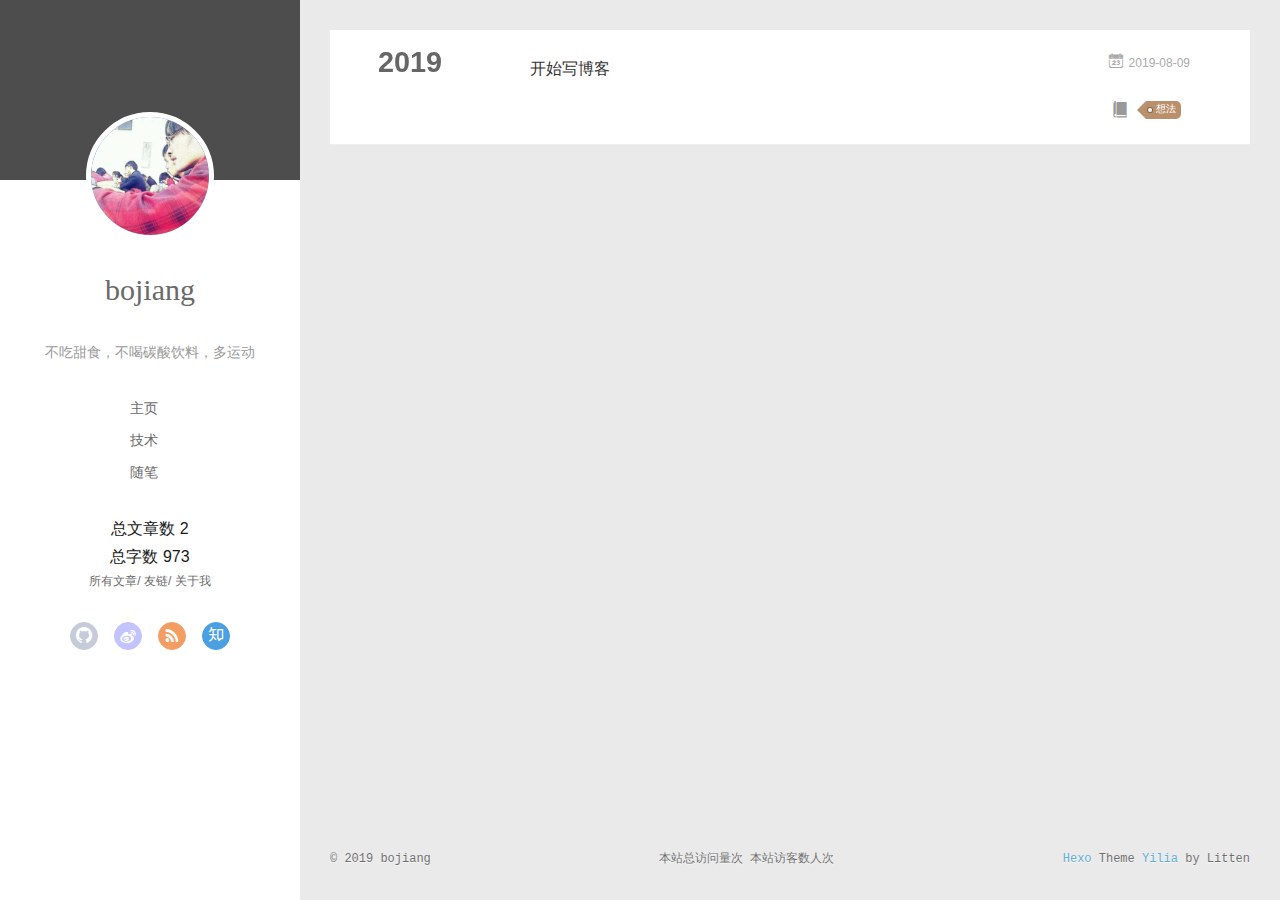
<file: categories/想法/index.html>
<!DOCTYPE html>
<html>
<head><meta name="generator" content="Hexo 3.9.0">
  <meta charset="utf-8">
  
  <meta name="renderer" content="webkit">
  <meta http-equiv="X-UA-Compatible" content="IE=edge">
  <link rel="dns-prefetch" href="http://yoursite.com">
  <title>Category: 想法 | bojiang的博客</title>
  <meta name="viewport" content="width=device-width, initial-scale=1, maximum-scale=1">
  <meta name="description" content="程序员">
<meta name="keywords" content="python,go,vue,程序员,果粉,骑行">
<meta property="og:type" content="website">
<meta property="og:title" content="bojiang的博客">
<meta property="og:url" content="http://yoursite.com/categories/想法/index.html">
<meta property="og:site_name" content="bojiang的博客">
<meta property="og:description" content="程序员">
<meta property="og:locale" content="zh-CN">
<meta name="twitter:card" content="summary">
<meta name="twitter:title" content="bojiang的博客">
<meta name="twitter:description" content="程序员">
  
    <link rel="alternative" href="/atom.xml" title="bojiang的博客" type="application/atom+xml">
  
  
    <link rel="icon" href="/assets/head.jpeg">
  
  <link rel="stylesheet" type="text/css" href="/./main.0cf68a.css">
  <style type="text/css">
  
    #container.show {
      background: linear-gradient(200deg,#a0cfe4,#e8c37e);
    }
  </style>
  

  

</head>
</html>
<body>
  <div id="container" q-class="show:isCtnShow">
    <canvas id="anm-canvas" class="anm-canvas"></canvas>
    <div class="left-col" q-class="show:isShow">
      
<div class="overlay" style="background: #4d4d4d"></div>
<div class="intrude-less">
	<header id="header" class="inner">
		<a href="/" class="profilepic">
			<img src="/assets/head.jpeg" class="js-avatar">
		</a>
		<hgroup>
		  <h1 class="header-author"><a href="/">bojiang</a></h1>
		</hgroup>
		
		<p class="header-subtitle">不吃甜食，不喝碳酸饮料，多运动</p>
		

		<nav class="header-menu">
			<ul>
			
				<li><a href="/">主页</a></li>
	        
				<li><a href="/tags/articles/">技术</a></li>
	        
				<li><a href="/tags/随笔/">随笔</a></li>
	        
			</ul>
		</nav>
<nav>
总文章数 2
</nav>
总字数 <span class="post-count">973</span>
		<nav class="header-smart-menu">
    		
    			
    			<a q-on="click: openSlider(e, 'innerArchive')" href="javascript:void(0)">所有文章</a>
    			
            
    			
    			<a q-on="click: openSlider(e, 'friends')" href="javascript:void(0)">友链</a>
    			
            
    			
    			<a q-on="click: openSlider(e, 'aboutme')" href="javascript:void(0)">关于我</a>
    			
            
		</nav>
		<nav class="header-nav">
			<div class="social">
				
					<a class="github" target="_blank" href="https://github.com/jiangbo202" title="github"><i class="icon-github"></i></a>
		        
					<a class="weibo" target="_blank" href="#" title="weibo"><i class="icon-weibo"></i></a>
		        
					<a class="rss" target="_blank" href="#" title="rss"><i class="icon-rss"></i></a>
		        
					<a class="zhihu" target="_blank" href="https://www.zhihu.com" title="zhihu"><i class="icon-zhihu"></i></a>
		        
			</div>
		</nav>
	</header>		
</div>

    </div>
    <div class="mid-col" q-class="show:isShow,hide:isShow|isFalse">
      
<nav id="mobile-nav">
  	<div class="overlay js-overlay" style="background: #4d4d4d"></div>
	<div class="btnctn js-mobile-btnctn">
  		<div class="slider-trigger list" q-on="click: openSlider(e)"><i class="icon icon-sort"></i></div>
	</div>
	<div class="intrude-less">
		<header id="header" class="inner">
			<div class="profilepic">
				<img src="/assets/head.jpeg" class="js-avatar">
			</div>
			<hgroup>
			  <h1 class="header-author js-header-author">bojiang</h1>
			</hgroup>
			
			<p class="header-subtitle"><i class="icon icon-quo-left"></i>不吃甜食，不喝碳酸饮料，多运动<i class="icon icon-quo-right"></i></p>
			
			
			
				
			
				
			
				
			
			
			
			<nav class="header-nav">
				<div class="social">
					
						<a class="github" target="_blank" href="https://github.com/jiangbo202" title="github"><i class="icon-github"></i></a>
			        
						<a class="weibo" target="_blank" href="#" title="weibo"><i class="icon-weibo"></i></a>
			        
						<a class="rss" target="_blank" href="#" title="rss"><i class="icon-rss"></i></a>
			        
						<a class="zhihu" target="_blank" href="https://www.zhihu.com" title="zhihu"><i class="icon-zhihu"></i></a>
			        
				</div>
			</nav>

			<nav class="header-menu js-header-menu">
				<ul style="width: 70%">
				
				
					<li style="width: 33.333333333333336%"><a href="/">主页</a></li>
		        
					<li style="width: 33.333333333333336%"><a href="/tags/articles/">技术</a></li>
		        
					<li style="width: 33.333333333333336%"><a href="/tags/随笔/">随笔</a></li>
		        
				</ul>
			</nav>
		</header>				
	</div>
	<div class="mobile-mask" style="display:none" q-show="isShow"></div>
</nav>

      <div id="wrapper" class="body-wrap">
        <div class="menu-l">
          <div class="canvas-wrap">
            <canvas data-colors="#eaeaea" data-sectionHeight="100" data-contentId="js-content" id="myCanvas1" class="anm-canvas"></canvas>
          </div>
          <div id="js-content" class="content-ll">
            
  
  
    
    
      
      
      <section class="archives-wrap">
        <div class="archive-year-wrap">
          <a href="/archives/2019" class="archive-year">2019</a>
        </div>
        <div class="archives">
    
    <article class="archive-article archive-type-post">
  <div class="archive-article-inner">
    <header class="archive-article-header">
      	<div class="article-meta">
	      	<a href="/2019/08/09/hello-world/" class="archive-article-date">
  	<time datetime="2019-08-09T11:26:00.000Z" itemprop="datePublished"><i class="icon-calendar icon"></i>2019-08-09</time>
</a>
        </div>
    	 
  
    <h1 itemprop="name">
      <a class="archive-article-title" href="/2019/08/09/hello-world/">开始写博客</a>
    </h1>
  

        <div class="article-info info-on-right">
          
          
	<div class="article-category tagcloud">
		<i class="icon-book icon"></i>
		<ul class="article-tag-list">
			 
        		<li class="article-tag-list-item">
        			<a href="/categories/想法//" class="article-tag-list-link color3">想法</a>
        		</li>
      		
		</ul>
	</div>


        </div>
        <div class="clearfix"></div>
    </header>
  </div>
</article>
  
  
    </div></section>
  

    


          </div>
        </div>
      </div>
      <footer id="footer">
  <div class="outer">
    <div id="footer-info">
    	<div class="footer-left">
    		&copy; 2019 bojiang
    	</div>
<span id="busuanzi_container_site_pv">    本站总访问量<span id="busuanzi_value_site_pv"></span>次</span>
<span id="busuanzi_container_site_uv">  本站访客数<span id="busuanzi_value_site_uv"></span>人次</span>
      	<div class="footer-right">
      		<a href="http://hexo.io/" target="_blank">Hexo</a>  Theme <a href="https://github.com/litten/hexo-theme-yilia" target="_blank">Yilia</a> by Litten
      	</div>
    </div>
  </div>
</footer>

    </div>
    <script>
	var yiliaConfig = {
		mathjax: false,
		isHome: false,
		isPost: false,
		isArchive: false,
		isTag: false,
		isCategory: true,
		open_in_new: false,
		toc_hide_index: true,
		root: "/",
		innerArchive: true,
		showTags: false
	}
</script>

<script>!function(t){function n(e){if(r[e])return r[e].exports;var i=r[e]={exports:{},id:e,loaded:!1};return t[e].call(i.exports,i,i.exports,n),i.loaded=!0,i.exports}var r={};n.m=t,n.c=r,n.p="./",n(0)}([function(t,n,r){r(195),t.exports=r(191)},function(t,n,r){var e=r(3),i=r(52),o=r(27),u=r(28),c=r(53),f="prototype",a=function(t,n,r){var s,l,h,v,p=t&a.F,d=t&a.G,y=t&a.S,g=t&a.P,b=t&a.B,m=d?e:y?e[n]||(e[n]={}):(e[n]||{})[f],x=d?i:i[n]||(i[n]={}),w=x[f]||(x[f]={});d&&(r=n);for(s in r)l=!p&&m&&void 0!==m[s],h=(l?m:r)[s],v=b&&l?c(h,e):g&&"function"==typeof h?c(Function.call,h):h,m&&u(m,s,h,t&a.U),x[s]!=h&&o(x,s,v),g&&w[s]!=h&&(w[s]=h)};e.core=i,a.F=1,a.G=2,a.S=4,a.P=8,a.B=16,a.W=32,a.U=64,a.R=128,t.exports=a},function(t,n,r){var e=r(6);t.exports=function(t){if(!e(t))throw TypeError(t+" is not an object!");return t}},function(t,n){var r=t.exports="undefined"!=typeof window&&window.Math==Math?window:"undefined"!=typeof self&&self.Math==Math?self:Function("return this")();"number"==typeof __g&&(__g=r)},function(t,n){t.exports=function(t){try{return!!t()}catch(t){return!0}}},function(t,n){var r=t.exports="undefined"!=typeof window&&window.Math==Math?window:"undefined"!=typeof self&&self.Math==Math?self:Function("return this")();"number"==typeof __g&&(__g=r)},function(t,n){t.exports=function(t){return"object"==typeof t?null!==t:"function"==typeof t}},function(t,n,r){var e=r(126)("wks"),i=r(76),o=r(3).Symbol,u="function"==typeof o;(t.exports=function(t){return e[t]||(e[t]=u&&o[t]||(u?o:i)("Symbol."+t))}).store=e},function(t,n){var r={}.hasOwnProperty;t.exports=function(t,n){return r.call(t,n)}},function(t,n,r){var e=r(94),i=r(33);t.exports=function(t){return e(i(t))}},function(t,n,r){t.exports=!r(4)(function(){return 7!=Object.defineProperty({},"a",{get:function(){return 7}}).a})},function(t,n,r){var e=r(2),i=r(167),o=r(50),u=Object.defineProperty;n.f=r(10)?Object.defineProperty:function(t,n,r){if(e(t),n=o(n,!0),e(r),i)try{return u(t,n,r)}catch(t){}if("get"in r||"set"in r)throw TypeError("Accessors not supported!");return"value"in r&&(t[n]=r.value),t}},function(t,n,r){t.exports=!r(18)(function(){return 7!=Object.defineProperty({},"a",{get:function(){return 7}}).a})},function(t,n,r){var e=r(14),i=r(22);t.exports=r(12)?function(t,n,r){return e.f(t,n,i(1,r))}:function(t,n,r){return t[n]=r,t}},function(t,n,r){var e=r(20),i=r(58),o=r(42),u=Object.defineProperty;n.f=r(12)?Object.defineProperty:function(t,n,r){if(e(t),n=o(n,!0),e(r),i)try{return u(t,n,r)}catch(t){}if("get"in r||"set"in r)throw TypeError("Accessors not supported!");return"value"in r&&(t[n]=r.value),t}},function(t,n,r){var e=r(40)("wks"),i=r(23),o=r(5).Symbol,u="function"==typeof o;(t.exports=function(t){return e[t]||(e[t]=u&&o[t]||(u?o:i)("Symbol."+t))}).store=e},function(t,n,r){var e=r(67),i=Math.min;t.exports=function(t){return t>0?i(e(t),9007199254740991):0}},function(t,n,r){var e=r(46);t.exports=function(t){return Object(e(t))}},function(t,n){t.exports=function(t){try{return!!t()}catch(t){return!0}}},function(t,n,r){var e=r(63),i=r(34);t.exports=Object.keys||function(t){return e(t,i)}},function(t,n,r){var e=r(21);t.exports=function(t){if(!e(t))throw TypeError(t+" is not an object!");return t}},function(t,n){t.exports=function(t){return"object"==typeof t?null!==t:"function"==typeof t}},function(t,n){t.exports=function(t,n){return{enumerable:!(1&t),configurable:!(2&t),writable:!(4&t),value:n}}},function(t,n){var r=0,e=Math.random();t.exports=function(t){return"Symbol(".concat(void 0===t?"":t,")_",(++r+e).toString(36))}},function(t,n){var r={}.hasOwnProperty;t.exports=function(t,n){return r.call(t,n)}},function(t,n){var r=t.exports={version:"2.4.0"};"number"==typeof __e&&(__e=r)},function(t,n){t.exports=function(t){if("function"!=typeof t)throw TypeError(t+" is not a function!");return t}},function(t,n,r){var e=r(11),i=r(66);t.exports=r(10)?function(t,n,r){return e.f(t,n,i(1,r))}:function(t,n,r){return t[n]=r,t}},function(t,n,r){var e=r(3),i=r(27),o=r(24),u=r(76)("src"),c="toString",f=Function[c],a=(""+f).split(c);r(52).inspectSource=function(t){return f.call(t)},(t.exports=function(t,n,r,c){var f="function"==typeof r;f&&(o(r,"name")||i(r,"name",n)),t[n]!==r&&(f&&(o(r,u)||i(r,u,t[n]?""+t[n]:a.join(String(n)))),t===e?t[n]=r:c?t[n]?t[n]=r:i(t,n,r):(delete t[n],i(t,n,r)))})(Function.prototype,c,function(){return"function"==typeof this&&this[u]||f.call(this)})},function(t,n,r){var e=r(1),i=r(4),o=r(46),u=function(t,n,r,e){var i=String(o(t)),u="<"+n;return""!==r&&(u+=" "+r+'="'+String(e).replace(/"/g,"&quot;")+'"'),u+">"+i+"</"+n+">"};t.exports=function(t,n){var r={};r[t]=n(u),e(e.P+e.F*i(function(){var n=""[t]('"');return n!==n.toLowerCase()||n.split('"').length>3}),"String",r)}},function(t,n,r){var e=r(115),i=r(46);t.exports=function(t){return e(i(t))}},function(t,n,r){var e=r(116),i=r(66),o=r(30),u=r(50),c=r(24),f=r(167),a=Object.getOwnPropertyDescriptor;n.f=r(10)?a:function(t,n){if(t=o(t),n=u(n,!0),f)try{return a(t,n)}catch(t){}if(c(t,n))return i(!e.f.call(t,n),t[n])}},function(t,n,r){var e=r(24),i=r(17),o=r(145)("IE_PROTO"),u=Object.prototype;t.exports=Object.getPrototypeOf||function(t){return t=i(t),e(t,o)?t[o]:"function"==typeof t.constructor&&t instanceof t.constructor?t.constructor.prototype:t instanceof Object?u:null}},function(t,n){t.exports=function(t){if(void 0==t)throw TypeError("Can't call method on  "+t);return t}},function(t,n){t.exports="constructor,hasOwnProperty,isPrototypeOf,propertyIsEnumerable,toLocaleString,toString,valueOf".split(",")},function(t,n){t.exports={}},function(t,n){t.exports=!0},function(t,n){n.f={}.propertyIsEnumerable},function(t,n,r){var e=r(14).f,i=r(8),o=r(15)("toStringTag");t.exports=function(t,n,r){t&&!i(t=r?t:t.prototype,o)&&e(t,o,{configurable:!0,value:n})}},function(t,n,r){var e=r(40)("keys"),i=r(23);t.exports=function(t){return e[t]||(e[t]=i(t))}},function(t,n,r){var e=r(5),i="__core-js_shared__",o=e[i]||(e[i]={});t.exports=function(t){return o[t]||(o[t]={})}},function(t,n){var r=Math.ceil,e=Math.floor;t.exports=function(t){return isNaN(t=+t)?0:(t>0?e:r)(t)}},function(t,n,r){var e=r(21);t.exports=function(t,n){if(!e(t))return t;var r,i;if(n&&"function"==typeof(r=t.toString)&&!e(i=r.call(t)))return i;if("function"==typeof(r=t.valueOf)&&!e(i=r.call(t)))return i;if(!n&&"function"==typeof(r=t.toString)&&!e(i=r.call(t)))return i;throw TypeError("Can't convert object to primitive value")}},function(t,n,r){var e=r(5),i=r(25),o=r(36),u=r(44),c=r(14).f;t.exports=function(t){var n=i.Symbol||(i.Symbol=o?{}:e.Symbol||{});"_"==t.charAt(0)||t in n||c(n,t,{value:u.f(t)})}},function(t,n,r){n.f=r(15)},function(t,n){var r={}.toString;t.exports=function(t){return r.call(t).slice(8,-1)}},function(t,n){t.exports=function(t){if(void 0==t)throw TypeError("Can't call method on  "+t);return t}},function(t,n,r){var e=r(4);t.exports=function(t,n){return!!t&&e(function(){n?t.call(null,function(){},1):t.call(null)})}},function(t,n,r){var e=r(53),i=r(115),o=r(17),u=r(16),c=r(203);t.exports=function(t,n){var r=1==t,f=2==t,a=3==t,s=4==t,l=6==t,h=5==t||l,v=n||c;return function(n,c,p){for(var d,y,g=o(n),b=i(g),m=e(c,p,3),x=u(b.length),w=0,S=r?v(n,x):f?v(n,0):void 0;x>w;w++)if((h||w in b)&&(d=b[w],y=m(d,w,g),t))if(r)S[w]=y;else if(y)switch(t){case 3:return!0;case 5:return d;case 6:return w;case 2:S.push(d)}else if(s)return!1;return l?-1:a||s?s:S}}},function(t,n,r){var e=r(1),i=r(52),o=r(4);t.exports=function(t,n){var r=(i.Object||{})[t]||Object[t],u={};u[t]=n(r),e(e.S+e.F*o(function(){r(1)}),"Object",u)}},function(t,n,r){var e=r(6);t.exports=function(t,n){if(!e(t))return t;var r,i;if(n&&"function"==typeof(r=t.toString)&&!e(i=r.call(t)))return i;if("function"==typeof(r=t.valueOf)&&!e(i=r.call(t)))return i;if(!n&&"function"==typeof(r=t.toString)&&!e(i=r.call(t)))return i;throw TypeError("Can't convert object to primitive value")}},function(t,n,r){var e=r(5),i=r(25),o=r(91),u=r(13),c="prototype",f=function(t,n,r){var a,s,l,h=t&f.F,v=t&f.G,p=t&f.S,d=t&f.P,y=t&f.B,g=t&f.W,b=v?i:i[n]||(i[n]={}),m=b[c],x=v?e:p?e[n]:(e[n]||{})[c];v&&(r=n);for(a in r)(s=!h&&x&&void 0!==x[a])&&a in b||(l=s?x[a]:r[a],b[a]=v&&"function"!=typeof x[a]?r[a]:y&&s?o(l,e):g&&x[a]==l?function(t){var n=function(n,r,e){if(this instanceof t){switch(arguments.length){case 0:return new t;case 1:return new t(n);case 2:return new t(n,r)}return new t(n,r,e)}return t.apply(this,arguments)};return n[c]=t[c],n}(l):d&&"function"==typeof l?o(Function.call,l):l,d&&((b.virtual||(b.virtual={}))[a]=l,t&f.R&&m&&!m[a]&&u(m,a,l)))};f.F=1,f.G=2,f.S=4,f.P=8,f.B=16,f.W=32,f.U=64,f.R=128,t.exports=f},function(t,n){var r=t.exports={version:"2.4.0"};"number"==typeof __e&&(__e=r)},function(t,n,r){var e=r(26);t.exports=function(t,n,r){if(e(t),void 0===n)return t;switch(r){case 1:return function(r){return t.call(n,r)};case 2:return function(r,e){return t.call(n,r,e)};case 3:return function(r,e,i){return t.call(n,r,e,i)}}return function(){return t.apply(n,arguments)}}},function(t,n,r){var e=r(183),i=r(1),o=r(126)("metadata"),u=o.store||(o.store=new(r(186))),c=function(t,n,r){var i=u.get(t);if(!i){if(!r)return;u.set(t,i=new e)}var o=i.get(n);if(!o){if(!r)return;i.set(n,o=new e)}return o},f=function(t,n,r){var e=c(n,r,!1);return void 0!==e&&e.has(t)},a=function(t,n,r){var e=c(n,r,!1);return void 0===e?void 0:e.get(t)},s=function(t,n,r,e){c(r,e,!0).set(t,n)},l=function(t,n){var r=c(t,n,!1),e=[];return r&&r.forEach(function(t,n){e.push(n)}),e},h=function(t){return void 0===t||"symbol"==typeof t?t:String(t)},v=function(t){i(i.S,"Reflect",t)};t.exports={store:u,map:c,has:f,get:a,set:s,keys:l,key:h,exp:v}},function(t,n,r){"use strict";if(r(10)){var e=r(69),i=r(3),o=r(4),u=r(1),c=r(127),f=r(152),a=r(53),s=r(68),l=r(66),h=r(27),v=r(73),p=r(67),d=r(16),y=r(75),g=r(50),b=r(24),m=r(180),x=r(114),w=r(6),S=r(17),_=r(137),O=r(70),E=r(32),P=r(71).f,j=r(154),F=r(76),M=r(7),A=r(48),N=r(117),T=r(146),I=r(155),k=r(80),L=r(123),R=r(74),C=r(130),D=r(160),U=r(11),W=r(31),G=U.f,B=W.f,V=i.RangeError,z=i.TypeError,q=i.Uint8Array,K="ArrayBuffer",J="Shared"+K,Y="BYTES_PER_ELEMENT",H="prototype",$=Array[H],X=f.ArrayBuffer,Q=f.DataView,Z=A(0),tt=A(2),nt=A(3),rt=A(4),et=A(5),it=A(6),ot=N(!0),ut=N(!1),ct=I.values,ft=I.keys,at=I.entries,st=$.lastIndexOf,lt=$.reduce,ht=$.reduceRight,vt=$.join,pt=$.sort,dt=$.slice,yt=$.toString,gt=$.toLocaleString,bt=M("iterator"),mt=M("toStringTag"),xt=F("typed_constructor"),wt=F("def_constructor"),St=c.CONSTR,_t=c.TYPED,Ot=c.VIEW,Et="Wrong length!",Pt=A(1,function(t,n){return Tt(T(t,t[wt]),n)}),jt=o(function(){return 1===new q(new Uint16Array([1]).buffer)[0]}),Ft=!!q&&!!q[H].set&&o(function(){new q(1).set({})}),Mt=function(t,n){if(void 0===t)throw z(Et);var r=+t,e=d(t);if(n&&!m(r,e))throw V(Et);return e},At=function(t,n){var r=p(t);if(r<0||r%n)throw V("Wrong offset!");return r},Nt=function(t){if(w(t)&&_t in t)return t;throw z(t+" is not a typed array!")},Tt=function(t,n){if(!(w(t)&&xt in t))throw z("It is not a typed array constructor!");return new t(n)},It=function(t,n){return kt(T(t,t[wt]),n)},kt=function(t,n){for(var r=0,e=n.length,i=Tt(t,e);e>r;)i[r]=n[r++];return i},Lt=function(t,n,r){G(t,n,{get:function(){return this._d[r]}})},Rt=function(t){var n,r,e,i,o,u,c=S(t),f=arguments.length,s=f>1?arguments[1]:void 0,l=void 0!==s,h=j(c);if(void 0!=h&&!_(h)){for(u=h.call(c),e=[],n=0;!(o=u.next()).done;n++)e.push(o.value);c=e}for(l&&f>2&&(s=a(s,arguments[2],2)),n=0,r=d(c.length),i=Tt(this,r);r>n;n++)i[n]=l?s(c[n],n):c[n];return i},Ct=function(){for(var t=0,n=arguments.length,r=Tt(this,n);n>t;)r[t]=arguments[t++];return r},Dt=!!q&&o(function(){gt.call(new q(1))}),Ut=function(){return gt.apply(Dt?dt.call(Nt(this)):Nt(this),arguments)},Wt={copyWithin:function(t,n){return D.call(Nt(this),t,n,arguments.length>2?arguments[2]:void 0)},every:function(t){return rt(Nt(this),t,arguments.length>1?arguments[1]:void 0)},fill:function(t){return C.apply(Nt(this),arguments)},filter:function(t){return It(this,tt(Nt(this),t,arguments.length>1?arguments[1]:void 0))},find:function(t){return et(Nt(this),t,arguments.length>1?arguments[1]:void 0)},findIndex:function(t){return it(Nt(this),t,arguments.length>1?arguments[1]:void 0)},forEach:function(t){Z(Nt(this),t,arguments.length>1?arguments[1]:void 0)},indexOf:function(t){return ut(Nt(this),t,arguments.length>1?arguments[1]:void 0)},includes:function(t){return ot(Nt(this),t,arguments.length>1?arguments[1]:void 0)},join:function(t){return vt.apply(Nt(this),arguments)},lastIndexOf:function(t){return st.apply(Nt(this),arguments)},map:function(t){return Pt(Nt(this),t,arguments.length>1?arguments[1]:void 0)},reduce:function(t){return lt.apply(Nt(this),arguments)},reduceRight:function(t){return ht.apply(Nt(this),arguments)},reverse:function(){for(var t,n=this,r=Nt(n).length,e=Math.floor(r/2),i=0;i<e;)t=n[i],n[i++]=n[--r],n[r]=t;return n},some:function(t){return nt(Nt(this),t,arguments.length>1?arguments[1]:void 0)},sort:function(t){return pt.call(Nt(this),t)},subarray:function(t,n){var r=Nt(this),e=r.length,i=y(t,e);return new(T(r,r[wt]))(r.buffer,r.byteOffset+i*r.BYTES_PER_ELEMENT,d((void 0===n?e:y(n,e))-i))}},Gt=function(t,n){return It(this,dt.call(Nt(this),t,n))},Bt=function(t){Nt(this);var n=At(arguments[1],1),r=this.length,e=S(t),i=d(e.length),o=0;if(i+n>r)throw V(Et);for(;o<i;)this[n+o]=e[o++]},Vt={entries:function(){return at.call(Nt(this))},keys:function(){return ft.call(Nt(this))},values:function(){return ct.call(Nt(this))}},zt=function(t,n){return w(t)&&t[_t]&&"symbol"!=typeof n&&n in t&&String(+n)==String(n)},qt=function(t,n){return zt(t,n=g(n,!0))?l(2,t[n]):B(t,n)},Kt=function(t,n,r){return!(zt(t,n=g(n,!0))&&w(r)&&b(r,"value"))||b(r,"get")||b(r,"set")||r.configurable||b(r,"writable")&&!r.writable||b(r,"enumerable")&&!r.enumerable?G(t,n,r):(t[n]=r.value,t)};St||(W.f=qt,U.f=Kt),u(u.S+u.F*!St,"Object",{getOwnPropertyDescriptor:qt,defineProperty:Kt}),o(function(){yt.call({})})&&(yt=gt=function(){return vt.call(this)});var Jt=v({},Wt);v(Jt,Vt),h(Jt,bt,Vt.values),v(Jt,{slice:Gt,set:Bt,constructor:function(){},toString:yt,toLocaleString:Ut}),Lt(Jt,"buffer","b"),Lt(Jt,"byteOffset","o"),Lt(Jt,"byteLength","l"),Lt(Jt,"length","e"),G(Jt,mt,{get:function(){return this[_t]}}),t.exports=function(t,n,r,f){f=!!f;var a=t+(f?"Clamped":"")+"Array",l="Uint8Array"!=a,v="get"+t,p="set"+t,y=i[a],g=y||{},b=y&&E(y),m=!y||!c.ABV,S={},_=y&&y[H],j=function(t,r){var e=t._d;return e.v[v](r*n+e.o,jt)},F=function(t,r,e){var i=t._d;f&&(e=(e=Math.round(e))<0?0:e>255?255:255&e),i.v[p](r*n+i.o,e,jt)},M=function(t,n){G(t,n,{get:function(){return j(this,n)},set:function(t){return F(this,n,t)},enumerable:!0})};m?(y=r(function(t,r,e,i){s(t,y,a,"_d");var o,u,c,f,l=0,v=0;if(w(r)){if(!(r instanceof X||(f=x(r))==K||f==J))return _t in r?kt(y,r):Rt.call(y,r);o=r,v=At(e,n);var p=r.byteLength;if(void 0===i){if(p%n)throw V(Et);if((u=p-v)<0)throw V(Et)}else if((u=d(i)*n)+v>p)throw V(Et);c=u/n}else c=Mt(r,!0),u=c*n,o=new X(u);for(h(t,"_d",{b:o,o:v,l:u,e:c,v:new Q(o)});l<c;)M(t,l++)}),_=y[H]=O(Jt),h(_,"constructor",y)):L(function(t){new y(null),new y(t)},!0)||(y=r(function(t,r,e,i){s(t,y,a);var o;return w(r)?r instanceof X||(o=x(r))==K||o==J?void 0!==i?new g(r,At(e,n),i):void 0!==e?new g(r,At(e,n)):new g(r):_t in r?kt(y,r):Rt.call(y,r):new g(Mt(r,l))}),Z(b!==Function.prototype?P(g).concat(P(b)):P(g),function(t){t in y||h(y,t,g[t])}),y[H]=_,e||(_.constructor=y));var A=_[bt],N=!!A&&("values"==A.name||void 0==A.name),T=Vt.values;h(y,xt,!0),h(_,_t,a),h(_,Ot,!0),h(_,wt,y),(f?new y(1)[mt]==a:mt in _)||G(_,mt,{get:function(){return a}}),S[a]=y,u(u.G+u.W+u.F*(y!=g),S),u(u.S,a,{BYTES_PER_ELEMENT:n,from:Rt,of:Ct}),Y in _||h(_,Y,n),u(u.P,a,Wt),R(a),u(u.P+u.F*Ft,a,{set:Bt}),u(u.P+u.F*!N,a,Vt),u(u.P+u.F*(_.toString!=yt),a,{toString:yt}),u(u.P+u.F*o(function(){new y(1).slice()}),a,{slice:Gt}),u(u.P+u.F*(o(function(){return[1,2].toLocaleString()!=new y([1,2]).toLocaleString()})||!o(function(){_.toLocaleString.call([1,2])})),a,{toLocaleString:Ut}),k[a]=N?A:T,e||N||h(_,bt,T)}}else t.exports=function(){}},function(t,n){var r={}.toString;t.exports=function(t){return r.call(t).slice(8,-1)}},function(t,n,r){var e=r(21),i=r(5).document,o=e(i)&&e(i.createElement);t.exports=function(t){return o?i.createElement(t):{}}},function(t,n,r){t.exports=!r(12)&&!r(18)(function(){return 7!=Object.defineProperty(r(57)("div"),"a",{get:function(){return 7}}).a})},function(t,n,r){"use strict";var e=r(36),i=r(51),o=r(64),u=r(13),c=r(8),f=r(35),a=r(96),s=r(38),l=r(103),h=r(15)("iterator"),v=!([].keys&&"next"in[].keys()),p="keys",d="values",y=function(){return this};t.exports=function(t,n,r,g,b,m,x){a(r,n,g);var w,S,_,O=function(t){if(!v&&t in F)return F[t];switch(t){case p:case d:return function(){return new r(this,t)}}return function(){return new r(this,t)}},E=n+" Iterator",P=b==d,j=!1,F=t.prototype,M=F[h]||F["@@iterator"]||b&&F[b],A=M||O(b),N=b?P?O("entries"):A:void 0,T="Array"==n?F.entries||M:M;if(T&&(_=l(T.call(new t)))!==Object.prototype&&(s(_,E,!0),e||c(_,h)||u(_,h,y)),P&&M&&M.name!==d&&(j=!0,A=function(){return M.call(this)}),e&&!x||!v&&!j&&F[h]||u(F,h,A),f[n]=A,f[E]=y,b)if(w={values:P?A:O(d),keys:m?A:O(p),entries:N},x)for(S in w)S in F||o(F,S,w[S]);else i(i.P+i.F*(v||j),n,w);return w}},function(t,n,r){var e=r(20),i=r(100),o=r(34),u=r(39)("IE_PROTO"),c=function(){},f="prototype",a=function(){var t,n=r(57)("iframe"),e=o.length;for(n.style.display="none",r(93).appendChild(n),n.src="javascript:",t=n.contentWindow.document,t.open(),t.write("<script>document.F=Object<\/script>"),t.close(),a=t.F;e--;)delete a[f][o[e]];return a()};t.exports=Object.create||function(t,n){var r;return null!==t?(c[f]=e(t),r=new c,c[f]=null,r[u]=t):r=a(),void 0===n?r:i(r,n)}},function(t,n,r){var e=r(63),i=r(34).concat("length","prototype");n.f=Object.getOwnPropertyNames||function(t){return e(t,i)}},function(t,n){n.f=Object.getOwnPropertySymbols},function(t,n,r){var e=r(8),i=r(9),o=r(90)(!1),u=r(39)("IE_PROTO");t.exports=function(t,n){var r,c=i(t),f=0,a=[];for(r in c)r!=u&&e(c,r)&&a.push(r);for(;n.length>f;)e(c,r=n[f++])&&(~o(a,r)||a.push(r));return a}},function(t,n,r){t.exports=r(13)},function(t,n,r){var e=r(76)("meta"),i=r(6),o=r(24),u=r(11).f,c=0,f=Object.isExtensible||function(){return!0},a=!r(4)(function(){return f(Object.preventExtensions({}))}),s=function(t){u(t,e,{value:{i:"O"+ ++c,w:{}}})},l=function(t,n){if(!i(t))return"symbol"==typeof t?t:("string"==typeof t?"S":"P")+t;if(!o(t,e)){if(!f(t))return"F";if(!n)return"E";s(t)}return t[e].i},h=function(t,n){if(!o(t,e)){if(!f(t))return!0;if(!n)return!1;s(t)}return t[e].w},v=function(t){return a&&p.NEED&&f(t)&&!o(t,e)&&s(t),t},p=t.exports={KEY:e,NEED:!1,fastKey:l,getWeak:h,onFreeze:v}},function(t,n){t.exports=function(t,n){return{enumerable:!(1&t),configurable:!(2&t),writable:!(4&t),value:n}}},function(t,n){var r=Math.ceil,e=Math.floor;t.exports=function(t){return isNaN(t=+t)?0:(t>0?e:r)(t)}},function(t,n){t.exports=function(t,n,r,e){if(!(t instanceof n)||void 0!==e&&e in t)throw TypeError(r+": incorrect invocation!");return t}},function(t,n){t.exports=!1},function(t,n,r){var e=r(2),i=r(173),o=r(133),u=r(145)("IE_PROTO"),c=function(){},f="prototype",a=function(){var t,n=r(132)("iframe"),e=o.length;for(n.style.display="none",r(135).appendChild(n),n.src="javascript:",t=n.contentWindow.document,t.open(),t.write("<script>document.F=Object<\/script>"),t.close(),a=t.F;e--;)delete a[f][o[e]];return a()};t.exports=Object.create||function(t,n){var r;return null!==t?(c[f]=e(t),r=new c,c[f]=null,r[u]=t):r=a(),void 0===n?r:i(r,n)}},function(t,n,r){var e=r(175),i=r(133).concat("length","prototype");n.f=Object.getOwnPropertyNames||function(t){return e(t,i)}},function(t,n,r){var e=r(175),i=r(133);t.exports=Object.keys||function(t){return e(t,i)}},function(t,n,r){var e=r(28);t.exports=function(t,n,r){for(var i in n)e(t,i,n[i],r);return t}},function(t,n,r){"use strict";var e=r(3),i=r(11),o=r(10),u=r(7)("species");t.exports=function(t){var n=e[t];o&&n&&!n[u]&&i.f(n,u,{configurable:!0,get:function(){return this}})}},function(t,n,r){var e=r(67),i=Math.max,o=Math.min;t.exports=function(t,n){return t=e(t),t<0?i(t+n,0):o(t,n)}},function(t,n){var r=0,e=Math.random();t.exports=function(t){return"Symbol(".concat(void 0===t?"":t,")_",(++r+e).toString(36))}},function(t,n,r){var e=r(33);t.exports=function(t){return Object(e(t))}},function(t,n,r){var e=r(7)("unscopables"),i=Array.prototype;void 0==i[e]&&r(27)(i,e,{}),t.exports=function(t){i[e][t]=!0}},function(t,n,r){var e=r(53),i=r(169),o=r(137),u=r(2),c=r(16),f=r(154),a={},s={},n=t.exports=function(t,n,r,l,h){var v,p,d,y,g=h?function(){return t}:f(t),b=e(r,l,n?2:1),m=0;if("function"!=typeof g)throw TypeError(t+" is not iterable!");if(o(g)){for(v=c(t.length);v>m;m++)if((y=n?b(u(p=t[m])[0],p[1]):b(t[m]))===a||y===s)return y}else for(d=g.call(t);!(p=d.next()).done;)if((y=i(d,b,p.value,n))===a||y===s)return y};n.BREAK=a,n.RETURN=s},function(t,n){t.exports={}},function(t,n,r){var e=r(11).f,i=r(24),o=r(7)("toStringTag");t.exports=function(t,n,r){t&&!i(t=r?t:t.prototype,o)&&e(t,o,{configurable:!0,value:n})}},function(t,n,r){var e=r(1),i=r(46),o=r(4),u=r(150),c="["+u+"]",f="​",a=RegExp("^"+c+c+"*"),s=RegExp(c+c+"*$"),l=function(t,n,r){var i={},c=o(function(){return!!u[t]()||f[t]()!=f}),a=i[t]=c?n(h):u[t];r&&(i[r]=a),e(e.P+e.F*c,"String",i)},h=l.trim=function(t,n){return t=String(i(t)),1&n&&(t=t.replace(a,"")),2&n&&(t=t.replace(s,"")),t};t.exports=l},function(t,n,r){t.exports={default:r(86),__esModule:!0}},function(t,n,r){t.exports={default:r(87),__esModule:!0}},function(t,n,r){"use strict";function e(t){return t&&t.__esModule?t:{default:t}}n.__esModule=!0;var i=r(84),o=e(i),u=r(83),c=e(u),f="function"==typeof c.default&&"symbol"==typeof o.default?function(t){return typeof t}:function(t){return t&&"function"==typeof c.default&&t.constructor===c.default&&t!==c.default.prototype?"symbol":typeof t};n.default="function"==typeof c.default&&"symbol"===f(o.default)?function(t){return void 0===t?"undefined":f(t)}:function(t){return t&&"function"==typeof c.default&&t.constructor===c.default&&t!==c.default.prototype?"symbol":void 0===t?"undefined":f(t)}},function(t,n,r){r(110),r(108),r(111),r(112),t.exports=r(25).Symbol},function(t,n,r){r(109),r(113),t.exports=r(44).f("iterator")},function(t,n){t.exports=function(t){if("function"!=typeof t)throw TypeError(t+" is not a function!");return t}},function(t,n){t.exports=function(){}},function(t,n,r){var e=r(9),i=r(106),o=r(105);t.exports=function(t){return function(n,r,u){var c,f=e(n),a=i(f.length),s=o(u,a);if(t&&r!=r){for(;a>s;)if((c=f[s++])!=c)return!0}else for(;a>s;s++)if((t||s in f)&&f[s]===r)return t||s||0;return!t&&-1}}},function(t,n,r){var e=r(88);t.exports=function(t,n,r){if(e(t),void 0===n)return t;switch(r){case 1:return function(r){return t.call(n,r)};case 2:return function(r,e){return t.call(n,r,e)};case 3:return function(r,e,i){return t.call(n,r,e,i)}}return function(){return t.apply(n,arguments)}}},function(t,n,r){var e=r(19),i=r(62),o=r(37);t.exports=function(t){var n=e(t),r=i.f;if(r)for(var u,c=r(t),f=o.f,a=0;c.length>a;)f.call(t,u=c[a++])&&n.push(u);return n}},function(t,n,r){t.exports=r(5).document&&document.documentElement},function(t,n,r){var e=r(56);t.exports=Object("z").propertyIsEnumerable(0)?Object:function(t){return"String"==e(t)?t.split(""):Object(t)}},function(t,n,r){var e=r(56);t.exports=Array.isArray||function(t){return"Array"==e(t)}},function(t,n,r){"use strict";var e=r(60),i=r(22),o=r(38),u={};r(13)(u,r(15)("iterator"),function(){return this}),t.exports=function(t,n,r){t.prototype=e(u,{next:i(1,r)}),o(t,n+" Iterator")}},function(t,n){t.exports=function(t,n){return{value:n,done:!!t}}},function(t,n,r){var e=r(19),i=r(9);t.exports=function(t,n){for(var r,o=i(t),u=e(o),c=u.length,f=0;c>f;)if(o[r=u[f++]]===n)return r}},function(t,n,r){var e=r(23)("meta"),i=r(21),o=r(8),u=r(14).f,c=0,f=Object.isExtensible||function(){return!0},a=!r(18)(function(){return f(Object.preventExtensions({}))}),s=function(t){u(t,e,{value:{i:"O"+ ++c,w:{}}})},l=function(t,n){if(!i(t))return"symbol"==typeof t?t:("string"==typeof t?"S":"P")+t;if(!o(t,e)){if(!f(t))return"F";if(!n)return"E";s(t)}return t[e].i},h=function(t,n){if(!o(t,e)){if(!f(t))return!0;if(!n)return!1;s(t)}return t[e].w},v=function(t){return a&&p.NEED&&f(t)&&!o(t,e)&&s(t),t},p=t.exports={KEY:e,NEED:!1,fastKey:l,getWeak:h,onFreeze:v}},function(t,n,r){var e=r(14),i=r(20),o=r(19);t.exports=r(12)?Object.defineProperties:function(t,n){i(t);for(var r,u=o(n),c=u.length,f=0;c>f;)e.f(t,r=u[f++],n[r]);return t}},function(t,n,r){var e=r(37),i=r(22),o=r(9),u=r(42),c=r(8),f=r(58),a=Object.getOwnPropertyDescriptor;n.f=r(12)?a:function(t,n){if(t=o(t),n=u(n,!0),f)try{return a(t,n)}catch(t){}if(c(t,n))return i(!e.f.call(t,n),t[n])}},function(t,n,r){var e=r(9),i=r(61).f,o={}.toString,u="object"==typeof window&&window&&Object.getOwnPropertyNames?Object.getOwnPropertyNames(window):[],c=function(t){try{return i(t)}catch(t){return u.slice()}};t.exports.f=function(t){return u&&"[object Window]"==o.call(t)?c(t):i(e(t))}},function(t,n,r){var e=r(8),i=r(77),o=r(39)("IE_PROTO"),u=Object.prototype;t.exports=Object.getPrototypeOf||function(t){return t=i(t),e(t,o)?t[o]:"function"==typeof t.constructor&&t instanceof t.constructor?t.constructor.prototype:t instanceof Object?u:null}},function(t,n,r){var e=r(41),i=r(33);t.exports=function(t){return function(n,r){var o,u,c=String(i(n)),f=e(r),a=c.length;return f<0||f>=a?t?"":void 0:(o=c.charCodeAt(f),o<55296||o>56319||f+1===a||(u=c.charCodeAt(f+1))<56320||u>57343?t?c.charAt(f):o:t?c.slice(f,f+2):u-56320+(o-55296<<10)+65536)}}},function(t,n,r){var e=r(41),i=Math.max,o=Math.min;t.exports=function(t,n){return t=e(t),t<0?i(t+n,0):o(t,n)}},function(t,n,r){var e=r(41),i=Math.min;t.exports=function(t){return t>0?i(e(t),9007199254740991):0}},function(t,n,r){"use strict";var e=r(89),i=r(97),o=r(35),u=r(9);t.exports=r(59)(Array,"Array",function(t,n){this._t=u(t),this._i=0,this._k=n},function(){var t=this._t,n=this._k,r=this._i++;return!t||r>=t.length?(this._t=void 0,i(1)):"keys"==n?i(0,r):"values"==n?i(0,t[r]):i(0,[r,t[r]])},"values"),o.Arguments=o.Array,e("keys"),e("values"),e("entries")},function(t,n){},function(t,n,r){"use strict";var e=r(104)(!0);r(59)(String,"String",function(t){this._t=String(t),this._i=0},function(){var t,n=this._t,r=this._i;return r>=n.length?{value:void 0,done:!0}:(t=e(n,r),this._i+=t.length,{value:t,done:!1})})},function(t,n,r){"use strict";var e=r(5),i=r(8),o=r(12),u=r(51),c=r(64),f=r(99).KEY,a=r(18),s=r(40),l=r(38),h=r(23),v=r(15),p=r(44),d=r(43),y=r(98),g=r(92),b=r(95),m=r(20),x=r(9),w=r(42),S=r(22),_=r(60),O=r(102),E=r(101),P=r(14),j=r(19),F=E.f,M=P.f,A=O.f,N=e.Symbol,T=e.JSON,I=T&&T.stringify,k="prototype",L=v("_hidden"),R=v("toPrimitive"),C={}.propertyIsEnumerable,D=s("symbol-registry"),U=s("symbols"),W=s("op-symbols"),G=Object[k],B="function"==typeof N,V=e.QObject,z=!V||!V[k]||!V[k].findChild,q=o&&a(function(){return 7!=_(M({},"a",{get:function(){return M(this,"a",{value:7}).a}})).a})?function(t,n,r){var e=F(G,n);e&&delete G[n],M(t,n,r),e&&t!==G&&M(G,n,e)}:M,K=function(t){var n=U[t]=_(N[k]);return n._k=t,n},J=B&&"symbol"==typeof N.iterator?function(t){return"symbol"==typeof t}:function(t){return t instanceof N},Y=function(t,n,r){return t===G&&Y(W,n,r),m(t),n=w(n,!0),m(r),i(U,n)?(r.enumerable?(i(t,L)&&t[L][n]&&(t[L][n]=!1),r=_(r,{enumerable:S(0,!1)})):(i(t,L)||M(t,L,S(1,{})),t[L][n]=!0),q(t,n,r)):M(t,n,r)},H=function(t,n){m(t);for(var r,e=g(n=x(n)),i=0,o=e.length;o>i;)Y(t,r=e[i++],n[r]);return t},$=function(t,n){return void 0===n?_(t):H(_(t),n)},X=function(t){var n=C.call(this,t=w(t,!0));return!(this===G&&i(U,t)&&!i(W,t))&&(!(n||!i(this,t)||!i(U,t)||i(this,L)&&this[L][t])||n)},Q=function(t,n){if(t=x(t),n=w(n,!0),t!==G||!i(U,n)||i(W,n)){var r=F(t,n);return!r||!i(U,n)||i(t,L)&&t[L][n]||(r.enumerable=!0),r}},Z=function(t){for(var n,r=A(x(t)),e=[],o=0;r.length>o;)i(U,n=r[o++])||n==L||n==f||e.push(n);return e},tt=function(t){for(var n,r=t===G,e=A(r?W:x(t)),o=[],u=0;e.length>u;)!i(U,n=e[u++])||r&&!i(G,n)||o.push(U[n]);return o};B||(N=function(){if(this instanceof N)throw TypeError("Symbol is not a constructor!");var t=h(arguments.length>0?arguments[0]:void 0),n=function(r){this===G&&n.call(W,r),i(this,L)&&i(this[L],t)&&(this[L][t]=!1),q(this,t,S(1,r))};return o&&z&&q(G,t,{configurable:!0,set:n}),K(t)},c(N[k],"toString",function(){return this._k}),E.f=Q,P.f=Y,r(61).f=O.f=Z,r(37).f=X,r(62).f=tt,o&&!r(36)&&c(G,"propertyIsEnumerable",X,!0),p.f=function(t){return K(v(t))}),u(u.G+u.W+u.F*!B,{Symbol:N});for(var nt="hasInstance,isConcatSpreadable,iterator,match,replace,search,species,split,toPrimitive,toStringTag,unscopables".split(","),rt=0;nt.length>rt;)v(nt[rt++]);for(var nt=j(v.store),rt=0;nt.length>rt;)d(nt[rt++]);u(u.S+u.F*!B,"Symbol",{for:function(t){return i(D,t+="")?D[t]:D[t]=N(t)},keyFor:function(t){if(J(t))return y(D,t);throw TypeError(t+" is not a symbol!")},useSetter:function(){z=!0},useSimple:function(){z=!1}}),u(u.S+u.F*!B,"Object",{create:$,defineProperty:Y,defineProperties:H,getOwnPropertyDescriptor:Q,getOwnPropertyNames:Z,getOwnPropertySymbols:tt}),T&&u(u.S+u.F*(!B||a(function(){var t=N();return"[null]"!=I([t])||"{}"!=I({a:t})||"{}"!=I(Object(t))})),"JSON",{stringify:function(t){if(void 0!==t&&!J(t)){for(var n,r,e=[t],i=1;arguments.length>i;)e.push(arguments[i++]);return n=e[1],"function"==typeof n&&(r=n),!r&&b(n)||(n=function(t,n){if(r&&(n=r.call(this,t,n)),!J(n))return n}),e[1]=n,I.apply(T,e)}}}),N[k][R]||r(13)(N[k],R,N[k].valueOf),l(N,"Symbol"),l(Math,"Math",!0),l(e.JSON,"JSON",!0)},function(t,n,r){r(43)("asyncIterator")},function(t,n,r){r(43)("observable")},function(t,n,r){r(107);for(var e=r(5),i=r(13),o=r(35),u=r(15)("toStringTag"),c=["NodeList","DOMTokenList","MediaList","StyleSheetList","CSSRuleList"],f=0;f<5;f++){var a=c[f],s=e[a],l=s&&s.prototype;l&&!l[u]&&i(l,u,a),o[a]=o.Array}},function(t,n,r){var e=r(45),i=r(7)("toStringTag"),o="Arguments"==e(function(){return arguments}()),u=function(t,n){try{return t[n]}catch(t){}};t.exports=function(t){var n,r,c;return void 0===t?"Undefined":null===t?"Null":"string"==typeof(r=u(n=Object(t),i))?r:o?e(n):"Object"==(c=e(n))&&"function"==typeof n.callee?"Arguments":c}},function(t,n,r){var e=r(45);t.exports=Object("z").propertyIsEnumerable(0)?Object:function(t){return"String"==e(t)?t.split(""):Object(t)}},function(t,n){n.f={}.propertyIsEnumerable},function(t,n,r){var e=r(30),i=r(16),o=r(75);t.exports=function(t){return function(n,r,u){var c,f=e(n),a=i(f.length),s=o(u,a);if(t&&r!=r){for(;a>s;)if((c=f[s++])!=c)return!0}else for(;a>s;s++)if((t||s in f)&&f[s]===r)return t||s||0;return!t&&-1}}},function(t,n,r){"use strict";var e=r(3),i=r(1),o=r(28),u=r(73),c=r(65),f=r(79),a=r(68),s=r(6),l=r(4),h=r(123),v=r(81),p=r(136);t.exports=function(t,n,r,d,y,g){var b=e[t],m=b,x=y?"set":"add",w=m&&m.prototype,S={},_=function(t){var n=w[t];o(w,t,"delete"==t?function(t){return!(g&&!s(t))&&n.call(this,0===t?0:t)}:"has"==t?function(t){return!(g&&!s(t))&&n.call(this,0===t?0:t)}:"get"==t?function(t){return g&&!s(t)?void 0:n.call(this,0===t?0:t)}:"add"==t?function(t){return n.call(this,0===t?0:t),this}:function(t,r){return n.call(this,0===t?0:t,r),this})};if("function"==typeof m&&(g||w.forEach&&!l(function(){(new m).entries().next()}))){var O=new m,E=O[x](g?{}:-0,1)!=O,P=l(function(){O.has(1)}),j=h(function(t){new m(t)}),F=!g&&l(function(){for(var t=new m,n=5;n--;)t[x](n,n);return!t.has(-0)});j||(m=n(function(n,r){a(n,m,t);var e=p(new b,n,m);return void 0!=r&&f(r,y,e[x],e),e}),m.prototype=w,w.constructor=m),(P||F)&&(_("delete"),_("has"),y&&_("get")),(F||E)&&_(x),g&&w.clear&&delete w.clear}else m=d.getConstructor(n,t,y,x),u(m.prototype,r),c.NEED=!0;return v(m,t),S[t]=m,i(i.G+i.W+i.F*(m!=b),S),g||d.setStrong(m,t,y),m}},function(t,n,r){"use strict";var e=r(27),i=r(28),o=r(4),u=r(46),c=r(7);t.exports=function(t,n,r){var f=c(t),a=r(u,f,""[t]),s=a[0],l=a[1];o(function(){var n={};return n[f]=function(){return 7},7!=""[t](n)})&&(i(String.prototype,t,s),e(RegExp.prototype,f,2==n?function(t,n){return l.call(t,this,n)}:function(t){return l.call(t,this)}))}
},function(t,n,r){"use strict";var e=r(2);t.exports=function(){var t=e(this),n="";return t.global&&(n+="g"),t.ignoreCase&&(n+="i"),t.multiline&&(n+="m"),t.unicode&&(n+="u"),t.sticky&&(n+="y"),n}},function(t,n){t.exports=function(t,n,r){var e=void 0===r;switch(n.length){case 0:return e?t():t.call(r);case 1:return e?t(n[0]):t.call(r,n[0]);case 2:return e?t(n[0],n[1]):t.call(r,n[0],n[1]);case 3:return e?t(n[0],n[1],n[2]):t.call(r,n[0],n[1],n[2]);case 4:return e?t(n[0],n[1],n[2],n[3]):t.call(r,n[0],n[1],n[2],n[3])}return t.apply(r,n)}},function(t,n,r){var e=r(6),i=r(45),o=r(7)("match");t.exports=function(t){var n;return e(t)&&(void 0!==(n=t[o])?!!n:"RegExp"==i(t))}},function(t,n,r){var e=r(7)("iterator"),i=!1;try{var o=[7][e]();o.return=function(){i=!0},Array.from(o,function(){throw 2})}catch(t){}t.exports=function(t,n){if(!n&&!i)return!1;var r=!1;try{var o=[7],u=o[e]();u.next=function(){return{done:r=!0}},o[e]=function(){return u},t(o)}catch(t){}return r}},function(t,n,r){t.exports=r(69)||!r(4)(function(){var t=Math.random();__defineSetter__.call(null,t,function(){}),delete r(3)[t]})},function(t,n){n.f=Object.getOwnPropertySymbols},function(t,n,r){var e=r(3),i="__core-js_shared__",o=e[i]||(e[i]={});t.exports=function(t){return o[t]||(o[t]={})}},function(t,n,r){for(var e,i=r(3),o=r(27),u=r(76),c=u("typed_array"),f=u("view"),a=!(!i.ArrayBuffer||!i.DataView),s=a,l=0,h="Int8Array,Uint8Array,Uint8ClampedArray,Int16Array,Uint16Array,Int32Array,Uint32Array,Float32Array,Float64Array".split(",");l<9;)(e=i[h[l++]])?(o(e.prototype,c,!0),o(e.prototype,f,!0)):s=!1;t.exports={ABV:a,CONSTR:s,TYPED:c,VIEW:f}},function(t,n){"use strict";var r={versions:function(){var t=window.navigator.userAgent;return{trident:t.indexOf("Trident")>-1,presto:t.indexOf("Presto")>-1,webKit:t.indexOf("AppleWebKit")>-1,gecko:t.indexOf("Gecko")>-1&&-1==t.indexOf("KHTML"),mobile:!!t.match(/AppleWebKit.*Mobile.*/),ios:!!t.match(/\(i[^;]+;( U;)? CPU.+Mac OS X/),android:t.indexOf("Android")>-1||t.indexOf("Linux")>-1,iPhone:t.indexOf("iPhone")>-1||t.indexOf("Mac")>-1,iPad:t.indexOf("iPad")>-1,webApp:-1==t.indexOf("Safari"),weixin:-1==t.indexOf("MicroMessenger")}}()};t.exports=r},function(t,n,r){"use strict";var e=r(85),i=function(t){return t&&t.__esModule?t:{default:t}}(e),o=function(){function t(t,n,e){return n||e?String.fromCharCode(n||e):r[t]||t}function n(t){return e[t]}var r={"&quot;":'"',"&lt;":"<","&gt;":">","&amp;":"&","&nbsp;":" "},e={};for(var u in r)e[r[u]]=u;return r["&apos;"]="'",e["'"]="&#39;",{encode:function(t){return t?(""+t).replace(/['<> "&]/g,n).replace(/\r?\n/g,"<br/>").replace(/\s/g,"&nbsp;"):""},decode:function(n){return n?(""+n).replace(/<br\s*\/?>/gi,"\n").replace(/&quot;|&lt;|&gt;|&amp;|&nbsp;|&apos;|&#(\d+);|&#(\d+)/g,t).replace(/\u00a0/g," "):""},encodeBase16:function(t){if(!t)return t;t+="";for(var n=[],r=0,e=t.length;e>r;r++)n.push(t.charCodeAt(r).toString(16).toUpperCase());return n.join("")},encodeBase16forJSON:function(t){if(!t)return t;t=t.replace(/[\u4E00-\u9FBF]/gi,function(t){return escape(t).replace("%u","\\u")});for(var n=[],r=0,e=t.length;e>r;r++)n.push(t.charCodeAt(r).toString(16).toUpperCase());return n.join("")},decodeBase16:function(t){if(!t)return t;t+="";for(var n=[],r=0,e=t.length;e>r;r+=2)n.push(String.fromCharCode("0x"+t.slice(r,r+2)));return n.join("")},encodeObject:function(t){if(t instanceof Array)for(var n=0,r=t.length;r>n;n++)t[n]=o.encodeObject(t[n]);else if("object"==(void 0===t?"undefined":(0,i.default)(t)))for(var e in t)t[e]=o.encodeObject(t[e]);else if("string"==typeof t)return o.encode(t);return t},loadScript:function(t){var n=document.createElement("script");document.getElementsByTagName("body")[0].appendChild(n),n.setAttribute("src",t)},addLoadEvent:function(t){var n=window.onload;"function"!=typeof window.onload?window.onload=t:window.onload=function(){n(),t()}}}}();t.exports=o},function(t,n,r){"use strict";var e=r(17),i=r(75),o=r(16);t.exports=function(t){for(var n=e(this),r=o(n.length),u=arguments.length,c=i(u>1?arguments[1]:void 0,r),f=u>2?arguments[2]:void 0,a=void 0===f?r:i(f,r);a>c;)n[c++]=t;return n}},function(t,n,r){"use strict";var e=r(11),i=r(66);t.exports=function(t,n,r){n in t?e.f(t,n,i(0,r)):t[n]=r}},function(t,n,r){var e=r(6),i=r(3).document,o=e(i)&&e(i.createElement);t.exports=function(t){return o?i.createElement(t):{}}},function(t,n){t.exports="constructor,hasOwnProperty,isPrototypeOf,propertyIsEnumerable,toLocaleString,toString,valueOf".split(",")},function(t,n,r){var e=r(7)("match");t.exports=function(t){var n=/./;try{"/./"[t](n)}catch(r){try{return n[e]=!1,!"/./"[t](n)}catch(t){}}return!0}},function(t,n,r){t.exports=r(3).document&&document.documentElement},function(t,n,r){var e=r(6),i=r(144).set;t.exports=function(t,n,r){var o,u=n.constructor;return u!==r&&"function"==typeof u&&(o=u.prototype)!==r.prototype&&e(o)&&i&&i(t,o),t}},function(t,n,r){var e=r(80),i=r(7)("iterator"),o=Array.prototype;t.exports=function(t){return void 0!==t&&(e.Array===t||o[i]===t)}},function(t,n,r){var e=r(45);t.exports=Array.isArray||function(t){return"Array"==e(t)}},function(t,n,r){"use strict";var e=r(70),i=r(66),o=r(81),u={};r(27)(u,r(7)("iterator"),function(){return this}),t.exports=function(t,n,r){t.prototype=e(u,{next:i(1,r)}),o(t,n+" Iterator")}},function(t,n,r){"use strict";var e=r(69),i=r(1),o=r(28),u=r(27),c=r(24),f=r(80),a=r(139),s=r(81),l=r(32),h=r(7)("iterator"),v=!([].keys&&"next"in[].keys()),p="keys",d="values",y=function(){return this};t.exports=function(t,n,r,g,b,m,x){a(r,n,g);var w,S,_,O=function(t){if(!v&&t in F)return F[t];switch(t){case p:case d:return function(){return new r(this,t)}}return function(){return new r(this,t)}},E=n+" Iterator",P=b==d,j=!1,F=t.prototype,M=F[h]||F["@@iterator"]||b&&F[b],A=M||O(b),N=b?P?O("entries"):A:void 0,T="Array"==n?F.entries||M:M;if(T&&(_=l(T.call(new t)))!==Object.prototype&&(s(_,E,!0),e||c(_,h)||u(_,h,y)),P&&M&&M.name!==d&&(j=!0,A=function(){return M.call(this)}),e&&!x||!v&&!j&&F[h]||u(F,h,A),f[n]=A,f[E]=y,b)if(w={values:P?A:O(d),keys:m?A:O(p),entries:N},x)for(S in w)S in F||o(F,S,w[S]);else i(i.P+i.F*(v||j),n,w);return w}},function(t,n){var r=Math.expm1;t.exports=!r||r(10)>22025.465794806718||r(10)<22025.465794806718||-2e-17!=r(-2e-17)?function(t){return 0==(t=+t)?t:t>-1e-6&&t<1e-6?t+t*t/2:Math.exp(t)-1}:r},function(t,n){t.exports=Math.sign||function(t){return 0==(t=+t)||t!=t?t:t<0?-1:1}},function(t,n,r){var e=r(3),i=r(151).set,o=e.MutationObserver||e.WebKitMutationObserver,u=e.process,c=e.Promise,f="process"==r(45)(u);t.exports=function(){var t,n,r,a=function(){var e,i;for(f&&(e=u.domain)&&e.exit();t;){i=t.fn,t=t.next;try{i()}catch(e){throw t?r():n=void 0,e}}n=void 0,e&&e.enter()};if(f)r=function(){u.nextTick(a)};else if(o){var s=!0,l=document.createTextNode("");new o(a).observe(l,{characterData:!0}),r=function(){l.data=s=!s}}else if(c&&c.resolve){var h=c.resolve();r=function(){h.then(a)}}else r=function(){i.call(e,a)};return function(e){var i={fn:e,next:void 0};n&&(n.next=i),t||(t=i,r()),n=i}}},function(t,n,r){var e=r(6),i=r(2),o=function(t,n){if(i(t),!e(n)&&null!==n)throw TypeError(n+": can't set as prototype!")};t.exports={set:Object.setPrototypeOf||("__proto__"in{}?function(t,n,e){try{e=r(53)(Function.call,r(31).f(Object.prototype,"__proto__").set,2),e(t,[]),n=!(t instanceof Array)}catch(t){n=!0}return function(t,r){return o(t,r),n?t.__proto__=r:e(t,r),t}}({},!1):void 0),check:o}},function(t,n,r){var e=r(126)("keys"),i=r(76);t.exports=function(t){return e[t]||(e[t]=i(t))}},function(t,n,r){var e=r(2),i=r(26),o=r(7)("species");t.exports=function(t,n){var r,u=e(t).constructor;return void 0===u||void 0==(r=e(u)[o])?n:i(r)}},function(t,n,r){var e=r(67),i=r(46);t.exports=function(t){return function(n,r){var o,u,c=String(i(n)),f=e(r),a=c.length;return f<0||f>=a?t?"":void 0:(o=c.charCodeAt(f),o<55296||o>56319||f+1===a||(u=c.charCodeAt(f+1))<56320||u>57343?t?c.charAt(f):o:t?c.slice(f,f+2):u-56320+(o-55296<<10)+65536)}}},function(t,n,r){var e=r(122),i=r(46);t.exports=function(t,n,r){if(e(n))throw TypeError("String#"+r+" doesn't accept regex!");return String(i(t))}},function(t,n,r){"use strict";var e=r(67),i=r(46);t.exports=function(t){var n=String(i(this)),r="",o=e(t);if(o<0||o==1/0)throw RangeError("Count can't be negative");for(;o>0;(o>>>=1)&&(n+=n))1&o&&(r+=n);return r}},function(t,n){t.exports="\t\n\v\f\r   ᠎             　\u2028\u2029\ufeff"},function(t,n,r){var e,i,o,u=r(53),c=r(121),f=r(135),a=r(132),s=r(3),l=s.process,h=s.setImmediate,v=s.clearImmediate,p=s.MessageChannel,d=0,y={},g="onreadystatechange",b=function(){var t=+this;if(y.hasOwnProperty(t)){var n=y[t];delete y[t],n()}},m=function(t){b.call(t.data)};h&&v||(h=function(t){for(var n=[],r=1;arguments.length>r;)n.push(arguments[r++]);return y[++d]=function(){c("function"==typeof t?t:Function(t),n)},e(d),d},v=function(t){delete y[t]},"process"==r(45)(l)?e=function(t){l.nextTick(u(b,t,1))}:p?(i=new p,o=i.port2,i.port1.onmessage=m,e=u(o.postMessage,o,1)):s.addEventListener&&"function"==typeof postMessage&&!s.importScripts?(e=function(t){s.postMessage(t+"","*")},s.addEventListener("message",m,!1)):e=g in a("script")?function(t){f.appendChild(a("script"))[g]=function(){f.removeChild(this),b.call(t)}}:function(t){setTimeout(u(b,t,1),0)}),t.exports={set:h,clear:v}},function(t,n,r){"use strict";var e=r(3),i=r(10),o=r(69),u=r(127),c=r(27),f=r(73),a=r(4),s=r(68),l=r(67),h=r(16),v=r(71).f,p=r(11).f,d=r(130),y=r(81),g="ArrayBuffer",b="DataView",m="prototype",x="Wrong length!",w="Wrong index!",S=e[g],_=e[b],O=e.Math,E=e.RangeError,P=e.Infinity,j=S,F=O.abs,M=O.pow,A=O.floor,N=O.log,T=O.LN2,I="buffer",k="byteLength",L="byteOffset",R=i?"_b":I,C=i?"_l":k,D=i?"_o":L,U=function(t,n,r){var e,i,o,u=Array(r),c=8*r-n-1,f=(1<<c)-1,a=f>>1,s=23===n?M(2,-24)-M(2,-77):0,l=0,h=t<0||0===t&&1/t<0?1:0;for(t=F(t),t!=t||t===P?(i=t!=t?1:0,e=f):(e=A(N(t)/T),t*(o=M(2,-e))<1&&(e--,o*=2),t+=e+a>=1?s/o:s*M(2,1-a),t*o>=2&&(e++,o/=2),e+a>=f?(i=0,e=f):e+a>=1?(i=(t*o-1)*M(2,n),e+=a):(i=t*M(2,a-1)*M(2,n),e=0));n>=8;u[l++]=255&i,i/=256,n-=8);for(e=e<<n|i,c+=n;c>0;u[l++]=255&e,e/=256,c-=8);return u[--l]|=128*h,u},W=function(t,n,r){var e,i=8*r-n-1,o=(1<<i)-1,u=o>>1,c=i-7,f=r-1,a=t[f--],s=127&a;for(a>>=7;c>0;s=256*s+t[f],f--,c-=8);for(e=s&(1<<-c)-1,s>>=-c,c+=n;c>0;e=256*e+t[f],f--,c-=8);if(0===s)s=1-u;else{if(s===o)return e?NaN:a?-P:P;e+=M(2,n),s-=u}return(a?-1:1)*e*M(2,s-n)},G=function(t){return t[3]<<24|t[2]<<16|t[1]<<8|t[0]},B=function(t){return[255&t]},V=function(t){return[255&t,t>>8&255]},z=function(t){return[255&t,t>>8&255,t>>16&255,t>>24&255]},q=function(t){return U(t,52,8)},K=function(t){return U(t,23,4)},J=function(t,n,r){p(t[m],n,{get:function(){return this[r]}})},Y=function(t,n,r,e){var i=+r,o=l(i);if(i!=o||o<0||o+n>t[C])throw E(w);var u=t[R]._b,c=o+t[D],f=u.slice(c,c+n);return e?f:f.reverse()},H=function(t,n,r,e,i,o){var u=+r,c=l(u);if(u!=c||c<0||c+n>t[C])throw E(w);for(var f=t[R]._b,a=c+t[D],s=e(+i),h=0;h<n;h++)f[a+h]=s[o?h:n-h-1]},$=function(t,n){s(t,S,g);var r=+n,e=h(r);if(r!=e)throw E(x);return e};if(u.ABV){if(!a(function(){new S})||!a(function(){new S(.5)})){S=function(t){return new j($(this,t))};for(var X,Q=S[m]=j[m],Z=v(j),tt=0;Z.length>tt;)(X=Z[tt++])in S||c(S,X,j[X]);o||(Q.constructor=S)}var nt=new _(new S(2)),rt=_[m].setInt8;nt.setInt8(0,2147483648),nt.setInt8(1,2147483649),!nt.getInt8(0)&&nt.getInt8(1)||f(_[m],{setInt8:function(t,n){rt.call(this,t,n<<24>>24)},setUint8:function(t,n){rt.call(this,t,n<<24>>24)}},!0)}else S=function(t){var n=$(this,t);this._b=d.call(Array(n),0),this[C]=n},_=function(t,n,r){s(this,_,b),s(t,S,b);var e=t[C],i=l(n);if(i<0||i>e)throw E("Wrong offset!");if(r=void 0===r?e-i:h(r),i+r>e)throw E(x);this[R]=t,this[D]=i,this[C]=r},i&&(J(S,k,"_l"),J(_,I,"_b"),J(_,k,"_l"),J(_,L,"_o")),f(_[m],{getInt8:function(t){return Y(this,1,t)[0]<<24>>24},getUint8:function(t){return Y(this,1,t)[0]},getInt16:function(t){var n=Y(this,2,t,arguments[1]);return(n[1]<<8|n[0])<<16>>16},getUint16:function(t){var n=Y(this,2,t,arguments[1]);return n[1]<<8|n[0]},getInt32:function(t){return G(Y(this,4,t,arguments[1]))},getUint32:function(t){return G(Y(this,4,t,arguments[1]))>>>0},getFloat32:function(t){return W(Y(this,4,t,arguments[1]),23,4)},getFloat64:function(t){return W(Y(this,8,t,arguments[1]),52,8)},setInt8:function(t,n){H(this,1,t,B,n)},setUint8:function(t,n){H(this,1,t,B,n)},setInt16:function(t,n){H(this,2,t,V,n,arguments[2])},setUint16:function(t,n){H(this,2,t,V,n,arguments[2])},setInt32:function(t,n){H(this,4,t,z,n,arguments[2])},setUint32:function(t,n){H(this,4,t,z,n,arguments[2])},setFloat32:function(t,n){H(this,4,t,K,n,arguments[2])},setFloat64:function(t,n){H(this,8,t,q,n,arguments[2])}});y(S,g),y(_,b),c(_[m],u.VIEW,!0),n[g]=S,n[b]=_},function(t,n,r){var e=r(3),i=r(52),o=r(69),u=r(182),c=r(11).f;t.exports=function(t){var n=i.Symbol||(i.Symbol=o?{}:e.Symbol||{});"_"==t.charAt(0)||t in n||c(n,t,{value:u.f(t)})}},function(t,n,r){var e=r(114),i=r(7)("iterator"),o=r(80);t.exports=r(52).getIteratorMethod=function(t){if(void 0!=t)return t[i]||t["@@iterator"]||o[e(t)]}},function(t,n,r){"use strict";var e=r(78),i=r(170),o=r(80),u=r(30);t.exports=r(140)(Array,"Array",function(t,n){this._t=u(t),this._i=0,this._k=n},function(){var t=this._t,n=this._k,r=this._i++;return!t||r>=t.length?(this._t=void 0,i(1)):"keys"==n?i(0,r):"values"==n?i(0,t[r]):i(0,[r,t[r]])},"values"),o.Arguments=o.Array,e("keys"),e("values"),e("entries")},function(t,n){function r(t,n){t.classList?t.classList.add(n):t.className+=" "+n}t.exports=r},function(t,n){function r(t,n){if(t.classList)t.classList.remove(n);else{var r=new RegExp("(^|\\b)"+n.split(" ").join("|")+"(\\b|$)","gi");t.className=t.className.replace(r," ")}}t.exports=r},function(t,n){function r(){throw new Error("setTimeout has not been defined")}function e(){throw new Error("clearTimeout has not been defined")}function i(t){if(s===setTimeout)return setTimeout(t,0);if((s===r||!s)&&setTimeout)return s=setTimeout,setTimeout(t,0);try{return s(t,0)}catch(n){try{return s.call(null,t,0)}catch(n){return s.call(this,t,0)}}}function o(t){if(l===clearTimeout)return clearTimeout(t);if((l===e||!l)&&clearTimeout)return l=clearTimeout,clearTimeout(t);try{return l(t)}catch(n){try{return l.call(null,t)}catch(n){return l.call(this,t)}}}function u(){d&&v&&(d=!1,v.length?p=v.concat(p):y=-1,p.length&&c())}function c(){if(!d){var t=i(u);d=!0;for(var n=p.length;n;){for(v=p,p=[];++y<n;)v&&v[y].run();y=-1,n=p.length}v=null,d=!1,o(t)}}function f(t,n){this.fun=t,this.array=n}function a(){}var s,l,h=t.exports={};!function(){try{s="function"==typeof setTimeout?setTimeout:r}catch(t){s=r}try{l="function"==typeof clearTimeout?clearTimeout:e}catch(t){l=e}}();var v,p=[],d=!1,y=-1;h.nextTick=function(t){var n=new Array(arguments.length-1);if(arguments.length>1)for(var r=1;r<arguments.length;r++)n[r-1]=arguments[r];p.push(new f(t,n)),1!==p.length||d||i(c)},f.prototype.run=function(){this.fun.apply(null,this.array)},h.title="browser",h.browser=!0,h.env={},h.argv=[],h.version="",h.versions={},h.on=a,h.addListener=a,h.once=a,h.off=a,h.removeListener=a,h.removeAllListeners=a,h.emit=a,h.prependListener=a,h.prependOnceListener=a,h.listeners=function(t){return[]},h.binding=function(t){throw new Error("process.binding is not supported")},h.cwd=function(){return"/"},h.chdir=function(t){throw new Error("process.chdir is not supported")},h.umask=function(){return 0}},function(t,n,r){var e=r(45);t.exports=function(t,n){if("number"!=typeof t&&"Number"!=e(t))throw TypeError(n);return+t}},function(t,n,r){"use strict";var e=r(17),i=r(75),o=r(16);t.exports=[].copyWithin||function(t,n){var r=e(this),u=o(r.length),c=i(t,u),f=i(n,u),a=arguments.length>2?arguments[2]:void 0,s=Math.min((void 0===a?u:i(a,u))-f,u-c),l=1;for(f<c&&c<f+s&&(l=-1,f+=s-1,c+=s-1);s-- >0;)f in r?r[c]=r[f]:delete r[c],c+=l,f+=l;return r}},function(t,n,r){var e=r(79);t.exports=function(t,n){var r=[];return e(t,!1,r.push,r,n),r}},function(t,n,r){var e=r(26),i=r(17),o=r(115),u=r(16);t.exports=function(t,n,r,c,f){e(n);var a=i(t),s=o(a),l=u(a.length),h=f?l-1:0,v=f?-1:1;if(r<2)for(;;){if(h in s){c=s[h],h+=v;break}if(h+=v,f?h<0:l<=h)throw TypeError("Reduce of empty array with no initial value")}for(;f?h>=0:l>h;h+=v)h in s&&(c=n(c,s[h],h,a));return c}},function(t,n,r){"use strict";var e=r(26),i=r(6),o=r(121),u=[].slice,c={},f=function(t,n,r){if(!(n in c)){for(var e=[],i=0;i<n;i++)e[i]="a["+i+"]";c[n]=Function("F,a","return new F("+e.join(",")+")")}return c[n](t,r)};t.exports=Function.bind||function(t){var n=e(this),r=u.call(arguments,1),c=function(){var e=r.concat(u.call(arguments));return this instanceof c?f(n,e.length,e):o(n,e,t)};return i(n.prototype)&&(c.prototype=n.prototype),c}},function(t,n,r){"use strict";var e=r(11).f,i=r(70),o=r(73),u=r(53),c=r(68),f=r(46),a=r(79),s=r(140),l=r(170),h=r(74),v=r(10),p=r(65).fastKey,d=v?"_s":"size",y=function(t,n){var r,e=p(n);if("F"!==e)return t._i[e];for(r=t._f;r;r=r.n)if(r.k==n)return r};t.exports={getConstructor:function(t,n,r,s){var l=t(function(t,e){c(t,l,n,"_i"),t._i=i(null),t._f=void 0,t._l=void 0,t[d]=0,void 0!=e&&a(e,r,t[s],t)});return o(l.prototype,{clear:function(){for(var t=this,n=t._i,r=t._f;r;r=r.n)r.r=!0,r.p&&(r.p=r.p.n=void 0),delete n[r.i];t._f=t._l=void 0,t[d]=0},delete:function(t){var n=this,r=y(n,t);if(r){var e=r.n,i=r.p;delete n._i[r.i],r.r=!0,i&&(i.n=e),e&&(e.p=i),n._f==r&&(n._f=e),n._l==r&&(n._l=i),n[d]--}return!!r},forEach:function(t){c(this,l,"forEach");for(var n,r=u(t,arguments.length>1?arguments[1]:void 0,3);n=n?n.n:this._f;)for(r(n.v,n.k,this);n&&n.r;)n=n.p},has:function(t){return!!y(this,t)}}),v&&e(l.prototype,"size",{get:function(){return f(this[d])}}),l},def:function(t,n,r){var e,i,o=y(t,n);return o?o.v=r:(t._l=o={i:i=p(n,!0),k:n,v:r,p:e=t._l,n:void 0,r:!1},t._f||(t._f=o),e&&(e.n=o),t[d]++,"F"!==i&&(t._i[i]=o)),t},getEntry:y,setStrong:function(t,n,r){s(t,n,function(t,n){this._t=t,this._k=n,this._l=void 0},function(){for(var t=this,n=t._k,r=t._l;r&&r.r;)r=r.p;return t._t&&(t._l=r=r?r.n:t._t._f)?"keys"==n?l(0,r.k):"values"==n?l(0,r.v):l(0,[r.k,r.v]):(t._t=void 0,l(1))},r?"entries":"values",!r,!0),h(n)}}},function(t,n,r){var e=r(114),i=r(161);t.exports=function(t){return function(){if(e(this)!=t)throw TypeError(t+"#toJSON isn't generic");return i(this)}}},function(t,n,r){"use strict";var e=r(73),i=r(65).getWeak,o=r(2),u=r(6),c=r(68),f=r(79),a=r(48),s=r(24),l=a(5),h=a(6),v=0,p=function(t){return t._l||(t._l=new d)},d=function(){this.a=[]},y=function(t,n){return l(t.a,function(t){return t[0]===n})};d.prototype={get:function(t){var n=y(this,t);if(n)return n[1]},has:function(t){return!!y(this,t)},set:function(t,n){var r=y(this,t);r?r[1]=n:this.a.push([t,n])},delete:function(t){var n=h(this.a,function(n){return n[0]===t});return~n&&this.a.splice(n,1),!!~n}},t.exports={getConstructor:function(t,n,r,o){var a=t(function(t,e){c(t,a,n,"_i"),t._i=v++,t._l=void 0,void 0!=e&&f(e,r,t[o],t)});return e(a.prototype,{delete:function(t){if(!u(t))return!1;var n=i(t);return!0===n?p(this).delete(t):n&&s(n,this._i)&&delete n[this._i]},has:function(t){if(!u(t))return!1;var n=i(t);return!0===n?p(this).has(t):n&&s(n,this._i)}}),a},def:function(t,n,r){var e=i(o(n),!0);return!0===e?p(t).set(n,r):e[t._i]=r,t},ufstore:p}},function(t,n,r){t.exports=!r(10)&&!r(4)(function(){return 7!=Object.defineProperty(r(132)("div"),"a",{get:function(){return 7}}).a})},function(t,n,r){var e=r(6),i=Math.floor;t.exports=function(t){return!e(t)&&isFinite(t)&&i(t)===t}},function(t,n,r){var e=r(2);t.exports=function(t,n,r,i){try{return i?n(e(r)[0],r[1]):n(r)}catch(n){var o=t.return;throw void 0!==o&&e(o.call(t)),n}}},function(t,n){t.exports=function(t,n){return{value:n,done:!!t}}},function(t,n){t.exports=Math.log1p||function(t){return(t=+t)>-1e-8&&t<1e-8?t-t*t/2:Math.log(1+t)}},function(t,n,r){"use strict";var e=r(72),i=r(125),o=r(116),u=r(17),c=r(115),f=Object.assign;t.exports=!f||r(4)(function(){var t={},n={},r=Symbol(),e="abcdefghijklmnopqrst";return t[r]=7,e.split("").forEach(function(t){n[t]=t}),7!=f({},t)[r]||Object.keys(f({},n)).join("")!=e})?function(t,n){for(var r=u(t),f=arguments.length,a=1,s=i.f,l=o.f;f>a;)for(var h,v=c(arguments[a++]),p=s?e(v).concat(s(v)):e(v),d=p.length,y=0;d>y;)l.call(v,h=p[y++])&&(r[h]=v[h]);return r}:f},function(t,n,r){var e=r(11),i=r(2),o=r(72);t.exports=r(10)?Object.defineProperties:function(t,n){i(t);for(var r,u=o(n),c=u.length,f=0;c>f;)e.f(t,r=u[f++],n[r]);return t}},function(t,n,r){var e=r(30),i=r(71).f,o={}.toString,u="object"==typeof window&&window&&Object.getOwnPropertyNames?Object.getOwnPropertyNames(window):[],c=function(t){try{return i(t)}catch(t){return u.slice()}};t.exports.f=function(t){return u&&"[object Window]"==o.call(t)?c(t):i(e(t))}},function(t,n,r){var e=r(24),i=r(30),o=r(117)(!1),u=r(145)("IE_PROTO");t.exports=function(t,n){var r,c=i(t),f=0,a=[];for(r in c)r!=u&&e(c,r)&&a.push(r);for(;n.length>f;)e(c,r=n[f++])&&(~o(a,r)||a.push(r));return a}},function(t,n,r){var e=r(72),i=r(30),o=r(116).f;t.exports=function(t){return function(n){for(var r,u=i(n),c=e(u),f=c.length,a=0,s=[];f>a;)o.call(u,r=c[a++])&&s.push(t?[r,u[r]]:u[r]);return s}}},function(t,n,r){var e=r(71),i=r(125),o=r(2),u=r(3).Reflect;t.exports=u&&u.ownKeys||function(t){var n=e.f(o(t)),r=i.f;return r?n.concat(r(t)):n}},function(t,n,r){var e=r(3).parseFloat,i=r(82).trim;t.exports=1/e(r(150)+"-0")!=-1/0?function(t){var n=i(String(t),3),r=e(n);return 0===r&&"-"==n.charAt(0)?-0:r}:e},function(t,n,r){var e=r(3).parseInt,i=r(82).trim,o=r(150),u=/^[\-+]?0[xX]/;t.exports=8!==e(o+"08")||22!==e(o+"0x16")?function(t,n){var r=i(String(t),3);return e(r,n>>>0||(u.test(r)?16:10))}:e},function(t,n){t.exports=Object.is||function(t,n){return t===n?0!==t||1/t==1/n:t!=t&&n!=n}},function(t,n,r){var e=r(16),i=r(149),o=r(46);t.exports=function(t,n,r,u){var c=String(o(t)),f=c.length,a=void 0===r?" ":String(r),s=e(n);if(s<=f||""==a)return c;var l=s-f,h=i.call(a,Math.ceil(l/a.length));return h.length>l&&(h=h.slice(0,l)),u?h+c:c+h}},function(t,n,r){n.f=r(7)},function(t,n,r){"use strict";var e=r(164);t.exports=r(118)("Map",function(t){return function(){return t(this,arguments.length>0?arguments[0]:void 0)}},{get:function(t){var n=e.getEntry(this,t);return n&&n.v},set:function(t,n){return e.def(this,0===t?0:t,n)}},e,!0)},function(t,n,r){r(10)&&"g"!=/./g.flags&&r(11).f(RegExp.prototype,"flags",{configurable:!0,get:r(120)})},function(t,n,r){"use strict";var e=r(164);t.exports=r(118)("Set",function(t){return function(){return t(this,arguments.length>0?arguments[0]:void 0)}},{add:function(t){return e.def(this,t=0===t?0:t,t)}},e)},function(t,n,r){"use strict";var e,i=r(48)(0),o=r(28),u=r(65),c=r(172),f=r(166),a=r(6),s=u.getWeak,l=Object.isExtensible,h=f.ufstore,v={},p=function(t){return function(){return t(this,arguments.length>0?arguments[0]:void 0)}},d={get:function(t){if(a(t)){var n=s(t);return!0===n?h(this).get(t):n?n[this._i]:void 0}},set:function(t,n){return f.def(this,t,n)}},y=t.exports=r(118)("WeakMap",p,d,f,!0,!0);7!=(new y).set((Object.freeze||Object)(v),7).get(v)&&(e=f.getConstructor(p),c(e.prototype,d),u.NEED=!0,i(["delete","has","get","set"],function(t){var n=y.prototype,r=n[t];o(n,t,function(n,i){if(a(n)&&!l(n)){this._f||(this._f=new e);var o=this._f[t](n,i);return"set"==t?this:o}return r.call(this,n,i)})}))},,,,function(t,n){"use strict";function r(){var t=document.querySelector("#page-nav");if(t&&!document.querySelector("#page-nav .extend.prev")&&(t.innerHTML='<a class="extend prev disabled" rel="prev">&laquo; Prev</a>'+t.innerHTML),t&&!document.querySelector("#page-nav .extend.next")&&(t.innerHTML=t.innerHTML+'<a class="extend next disabled" rel="next">Next &raquo;</a>'),yiliaConfig&&yiliaConfig.open_in_new){document.querySelectorAll(".article-entry a:not(.article-more-a)").forEach(function(t){var n=t.getAttribute("target");n&&""!==n||t.setAttribute("target","_blank")})}if(yiliaConfig&&yiliaConfig.toc_hide_index){document.querySelectorAll(".toc-number").forEach(function(t){t.style.display="none"})}var n=document.querySelector("#js-aboutme");n&&0!==n.length&&(n.innerHTML=n.innerText)}t.exports={init:r}},function(t,n,r){"use strict";function e(t){return t&&t.__esModule?t:{default:t}}function i(t,n){var r=/\/|index.html/g;return t.replace(r,"")===n.replace(r,"")}function o(){for(var t=document.querySelectorAll(".js-header-menu li a"),n=window.location.pathname,r=0,e=t.length;r<e;r++){var o=t[r];i(n,o.getAttribute("href"))&&(0,h.default)(o,"active")}}function u(t){for(var n=t.offsetLeft,r=t.offsetParent;null!==r;)n+=r.offsetLeft,r=r.offsetParent;return n}function c(t){for(var n=t.offsetTop,r=t.offsetParent;null!==r;)n+=r.offsetTop,r=r.offsetParent;return n}function f(t,n,r,e,i){var o=u(t),f=c(t)-n;if(f-r<=i){var a=t.$newDom;a||(a=t.cloneNode(!0),(0,d.default)(t,a),t.$newDom=a,a.style.position="fixed",a.style.top=(r||f)+"px",a.style.left=o+"px",a.style.zIndex=e||2,a.style.width="100%",a.style.color="#fff"),a.style.visibility="visible",t.style.visibility="hidden"}else{t.style.visibility="visible";var s=t.$newDom;s&&(s.style.visibility="hidden")}}function a(){var t=document.querySelector(".js-overlay"),n=document.querySelector(".js-header-menu");f(t,document.body.scrollTop,-63,2,0),f(n,document.body.scrollTop,1,3,0)}function s(){document.querySelector("#container").addEventListener("scroll",function(t){a()}),window.addEventListener("scroll",function(t){a()}),a()}var l=r(156),h=e(l),v=r(157),p=(e(v),r(382)),d=e(p),y=r(128),g=e(y),b=r(190),m=e(b),x=r(129);(function(){g.default.versions.mobile&&window.screen.width<800&&(o(),s())})(),(0,x.addLoadEvent)(function(){m.default.init()}),t.exports={}},,,,function(t,n,r){(function(t){"use strict";function n(t,n,r){t[n]||Object[e](t,n,{writable:!0,configurable:!0,value:r})}if(r(381),r(391),r(198),t._babelPolyfill)throw new Error("only one instance of babel-polyfill is allowed");t._babelPolyfill=!0;var e="defineProperty";n(String.prototype,"padLeft","".padStart),n(String.prototype,"padRight","".padEnd),"pop,reverse,shift,keys,values,entries,indexOf,every,some,forEach,map,filter,find,findIndex,includes,join,slice,concat,push,splice,unshift,sort,lastIndexOf,reduce,reduceRight,copyWithin,fill".split(",").forEach(function(t){[][t]&&n(Array,t,Function.call.bind([][t]))})}).call(n,function(){return this}())},,,function(t,n,r){r(210),t.exports=r(52).RegExp.escape},,,,function(t,n,r){var e=r(6),i=r(138),o=r(7)("species");t.exports=function(t){var n;return i(t)&&(n=t.constructor,"function"!=typeof n||n!==Array&&!i(n.prototype)||(n=void 0),e(n)&&null===(n=n[o])&&(n=void 0)),void 0===n?Array:n}},function(t,n,r){var e=r(202);t.exports=function(t,n){return new(e(t))(n)}},function(t,n,r){"use strict";var e=r(2),i=r(50),o="number";t.exports=function(t){if("string"!==t&&t!==o&&"default"!==t)throw TypeError("Incorrect hint");return i(e(this),t!=o)}},function(t,n,r){var e=r(72),i=r(125),o=r(116);t.exports=function(t){var n=e(t),r=i.f;if(r)for(var u,c=r(t),f=o.f,a=0;c.length>a;)f.call(t,u=c[a++])&&n.push(u);return n}},function(t,n,r){var e=r(72),i=r(30);t.exports=function(t,n){for(var r,o=i(t),u=e(o),c=u.length,f=0;c>f;)if(o[r=u[f++]]===n)return r}},function(t,n,r){"use strict";var e=r(208),i=r(121),o=r(26);t.exports=function(){for(var t=o(this),n=arguments.length,r=Array(n),u=0,c=e._,f=!1;n>u;)(r[u]=arguments[u++])===c&&(f=!0);return function(){var e,o=this,u=arguments.length,a=0,s=0;if(!f&&!u)return i(t,r,o);if(e=r.slice(),f)for(;n>a;a++)e[a]===c&&(e[a]=arguments[s++]);for(;u>s;)e.push(arguments[s++]);return i(t,e,o)}}},function(t,n,r){t.exports=r(3)},function(t,n){t.exports=function(t,n){var r=n===Object(n)?function(t){return n[t]}:n;return function(n){return String(n).replace(t,r)}}},function(t,n,r){var e=r(1),i=r(209)(/[\\^$*+?.()|[\]{}]/g,"\\$&");e(e.S,"RegExp",{escape:function(t){return i(t)}})},function(t,n,r){var e=r(1);e(e.P,"Array",{copyWithin:r(160)}),r(78)("copyWithin")},function(t,n,r){"use strict";var e=r(1),i=r(48)(4);e(e.P+e.F*!r(47)([].every,!0),"Array",{every:function(t){return i(this,t,arguments[1])}})},function(t,n,r){var e=r(1);e(e.P,"Array",{fill:r(130)}),r(78)("fill")},function(t,n,r){"use strict";var e=r(1),i=r(48)(2);e(e.P+e.F*!r(47)([].filter,!0),"Array",{filter:function(t){return i(this,t,arguments[1])}})},function(t,n,r){"use strict";var e=r(1),i=r(48)(6),o="findIndex",u=!0;o in[]&&Array(1)[o](function(){u=!1}),e(e.P+e.F*u,"Array",{findIndex:function(t){return i(this,t,arguments.length>1?arguments[1]:void 0)}}),r(78)(o)},function(t,n,r){"use strict";var e=r(1),i=r(48)(5),o="find",u=!0;o in[]&&Array(1)[o](function(){u=!1}),e(e.P+e.F*u,"Array",{find:function(t){return i(this,t,arguments.length>1?arguments[1]:void 0)}}),r(78)(o)},function(t,n,r){"use strict";var e=r(1),i=r(48)(0),o=r(47)([].forEach,!0);e(e.P+e.F*!o,"Array",{forEach:function(t){return i(this,t,arguments[1])}})},function(t,n,r){"use strict";var e=r(53),i=r(1),o=r(17),u=r(169),c=r(137),f=r(16),a=r(131),s=r(154);i(i.S+i.F*!r(123)(function(t){Array.from(t)}),"Array",{from:function(t){var n,r,i,l,h=o(t),v="function"==typeof this?this:Array,p=arguments.length,d=p>1?arguments[1]:void 0,y=void 0!==d,g=0,b=s(h);if(y&&(d=e(d,p>2?arguments[2]:void 0,2)),void 0==b||v==Array&&c(b))for(n=f(h.length),r=new v(n);n>g;g++)a(r,g,y?d(h[g],g):h[g]);else for(l=b.call(h),r=new v;!(i=l.next()).done;g++)a(r,g,y?u(l,d,[i.value,g],!0):i.value);return r.length=g,r}})},function(t,n,r){"use strict";var e=r(1),i=r(117)(!1),o=[].indexOf,u=!!o&&1/[1].indexOf(1,-0)<0;e(e.P+e.F*(u||!r(47)(o)),"Array",{indexOf:function(t){return u?o.apply(this,arguments)||0:i(this,t,arguments[1])}})},function(t,n,r){var e=r(1);e(e.S,"Array",{isArray:r(138)})},function(t,n,r){"use strict";var e=r(1),i=r(30),o=[].join;e(e.P+e.F*(r(115)!=Object||!r(47)(o)),"Array",{join:function(t){return o.call(i(this),void 0===t?",":t)}})},function(t,n,r){"use strict";var e=r(1),i=r(30),o=r(67),u=r(16),c=[].lastIndexOf,f=!!c&&1/[1].lastIndexOf(1,-0)<0;e(e.P+e.F*(f||!r(47)(c)),"Array",{lastIndexOf:function(t){if(f)return c.apply(this,arguments)||0;var n=i(this),r=u(n.length),e=r-1;for(arguments.length>1&&(e=Math.min(e,o(arguments[1]))),e<0&&(e=r+e);e>=0;e--)if(e in n&&n[e]===t)return e||0;return-1}})},function(t,n,r){"use strict";var e=r(1),i=r(48)(1);e(e.P+e.F*!r(47)([].map,!0),"Array",{map:function(t){return i(this,t,arguments[1])}})},function(t,n,r){"use strict";var e=r(1),i=r(131);e(e.S+e.F*r(4)(function(){function t(){}return!(Array.of.call(t)instanceof t)}),"Array",{of:function(){for(var t=0,n=arguments.length,r=new("function"==typeof this?this:Array)(n);n>t;)i(r,t,arguments[t++]);return r.length=n,r}})},function(t,n,r){"use strict";var e=r(1),i=r(162);e(e.P+e.F*!r(47)([].reduceRight,!0),"Array",{reduceRight:function(t){return i(this,t,arguments.length,arguments[1],!0)}})},function(t,n,r){"use strict";var e=r(1),i=r(162);e(e.P+e.F*!r(47)([].reduce,!0),"Array",{reduce:function(t){return i(this,t,arguments.length,arguments[1],!1)}})},function(t,n,r){"use strict";var e=r(1),i=r(135),o=r(45),u=r(75),c=r(16),f=[].slice;e(e.P+e.F*r(4)(function(){i&&f.call(i)}),"Array",{slice:function(t,n){var r=c(this.length),e=o(this);if(n=void 0===n?r:n,"Array"==e)return f.call(this,t,n);for(var i=u(t,r),a=u(n,r),s=c(a-i),l=Array(s),h=0;h<s;h++)l[h]="String"==e?this.charAt(i+h):this[i+h];return l}})},function(t,n,r){"use strict";var e=r(1),i=r(48)(3);e(e.P+e.F*!r(47)([].some,!0),"Array",{some:function(t){return i(this,t,arguments[1])}})},function(t,n,r){"use strict";var e=r(1),i=r(26),o=r(17),u=r(4),c=[].sort,f=[1,2,3];e(e.P+e.F*(u(function(){f.sort(void 0)})||!u(function(){f.sort(null)})||!r(47)(c)),"Array",{sort:function(t){return void 0===t?c.call(o(this)):c.call(o(this),i(t))}})},function(t,n,r){r(74)("Array")},function(t,n,r){var e=r(1);e(e.S,"Date",{now:function(){return(new Date).getTime()}})},function(t,n,r){"use strict";var e=r(1),i=r(4),o=Date.prototype.getTime,u=function(t){return t>9?t:"0"+t};e(e.P+e.F*(i(function(){return"0385-07-25T07:06:39.999Z"!=new Date(-5e13-1).toISOString()})||!i(function(){new Date(NaN).toISOString()})),"Date",{toISOString:function(){
if(!isFinite(o.call(this)))throw RangeError("Invalid time value");var t=this,n=t.getUTCFullYear(),r=t.getUTCMilliseconds(),e=n<0?"-":n>9999?"+":"";return e+("00000"+Math.abs(n)).slice(e?-6:-4)+"-"+u(t.getUTCMonth()+1)+"-"+u(t.getUTCDate())+"T"+u(t.getUTCHours())+":"+u(t.getUTCMinutes())+":"+u(t.getUTCSeconds())+"."+(r>99?r:"0"+u(r))+"Z"}})},function(t,n,r){"use strict";var e=r(1),i=r(17),o=r(50);e(e.P+e.F*r(4)(function(){return null!==new Date(NaN).toJSON()||1!==Date.prototype.toJSON.call({toISOString:function(){return 1}})}),"Date",{toJSON:function(t){var n=i(this),r=o(n);return"number"!=typeof r||isFinite(r)?n.toISOString():null}})},function(t,n,r){var e=r(7)("toPrimitive"),i=Date.prototype;e in i||r(27)(i,e,r(204))},function(t,n,r){var e=Date.prototype,i="Invalid Date",o="toString",u=e[o],c=e.getTime;new Date(NaN)+""!=i&&r(28)(e,o,function(){var t=c.call(this);return t===t?u.call(this):i})},function(t,n,r){var e=r(1);e(e.P,"Function",{bind:r(163)})},function(t,n,r){"use strict";var e=r(6),i=r(32),o=r(7)("hasInstance"),u=Function.prototype;o in u||r(11).f(u,o,{value:function(t){if("function"!=typeof this||!e(t))return!1;if(!e(this.prototype))return t instanceof this;for(;t=i(t);)if(this.prototype===t)return!0;return!1}})},function(t,n,r){var e=r(11).f,i=r(66),o=r(24),u=Function.prototype,c="name",f=Object.isExtensible||function(){return!0};c in u||r(10)&&e(u,c,{configurable:!0,get:function(){try{var t=this,n=(""+t).match(/^\s*function ([^ (]*)/)[1];return o(t,c)||!f(t)||e(t,c,i(5,n)),n}catch(t){return""}}})},function(t,n,r){var e=r(1),i=r(171),o=Math.sqrt,u=Math.acosh;e(e.S+e.F*!(u&&710==Math.floor(u(Number.MAX_VALUE))&&u(1/0)==1/0),"Math",{acosh:function(t){return(t=+t)<1?NaN:t>94906265.62425156?Math.log(t)+Math.LN2:i(t-1+o(t-1)*o(t+1))}})},function(t,n,r){function e(t){return isFinite(t=+t)&&0!=t?t<0?-e(-t):Math.log(t+Math.sqrt(t*t+1)):t}var i=r(1),o=Math.asinh;i(i.S+i.F*!(o&&1/o(0)>0),"Math",{asinh:e})},function(t,n,r){var e=r(1),i=Math.atanh;e(e.S+e.F*!(i&&1/i(-0)<0),"Math",{atanh:function(t){return 0==(t=+t)?t:Math.log((1+t)/(1-t))/2}})},function(t,n,r){var e=r(1),i=r(142);e(e.S,"Math",{cbrt:function(t){return i(t=+t)*Math.pow(Math.abs(t),1/3)}})},function(t,n,r){var e=r(1);e(e.S,"Math",{clz32:function(t){return(t>>>=0)?31-Math.floor(Math.log(t+.5)*Math.LOG2E):32}})},function(t,n,r){var e=r(1),i=Math.exp;e(e.S,"Math",{cosh:function(t){return(i(t=+t)+i(-t))/2}})},function(t,n,r){var e=r(1),i=r(141);e(e.S+e.F*(i!=Math.expm1),"Math",{expm1:i})},function(t,n,r){var e=r(1),i=r(142),o=Math.pow,u=o(2,-52),c=o(2,-23),f=o(2,127)*(2-c),a=o(2,-126),s=function(t){return t+1/u-1/u};e(e.S,"Math",{fround:function(t){var n,r,e=Math.abs(t),o=i(t);return e<a?o*s(e/a/c)*a*c:(n=(1+c/u)*e,r=n-(n-e),r>f||r!=r?o*(1/0):o*r)}})},function(t,n,r){var e=r(1),i=Math.abs;e(e.S,"Math",{hypot:function(t,n){for(var r,e,o=0,u=0,c=arguments.length,f=0;u<c;)r=i(arguments[u++]),f<r?(e=f/r,o=o*e*e+1,f=r):r>0?(e=r/f,o+=e*e):o+=r;return f===1/0?1/0:f*Math.sqrt(o)}})},function(t,n,r){var e=r(1),i=Math.imul;e(e.S+e.F*r(4)(function(){return-5!=i(4294967295,5)||2!=i.length}),"Math",{imul:function(t,n){var r=65535,e=+t,i=+n,o=r&e,u=r&i;return 0|o*u+((r&e>>>16)*u+o*(r&i>>>16)<<16>>>0)}})},function(t,n,r){var e=r(1);e(e.S,"Math",{log10:function(t){return Math.log(t)/Math.LN10}})},function(t,n,r){var e=r(1);e(e.S,"Math",{log1p:r(171)})},function(t,n,r){var e=r(1);e(e.S,"Math",{log2:function(t){return Math.log(t)/Math.LN2}})},function(t,n,r){var e=r(1);e(e.S,"Math",{sign:r(142)})},function(t,n,r){var e=r(1),i=r(141),o=Math.exp;e(e.S+e.F*r(4)(function(){return-2e-17!=!Math.sinh(-2e-17)}),"Math",{sinh:function(t){return Math.abs(t=+t)<1?(i(t)-i(-t))/2:(o(t-1)-o(-t-1))*(Math.E/2)}})},function(t,n,r){var e=r(1),i=r(141),o=Math.exp;e(e.S,"Math",{tanh:function(t){var n=i(t=+t),r=i(-t);return n==1/0?1:r==1/0?-1:(n-r)/(o(t)+o(-t))}})},function(t,n,r){var e=r(1);e(e.S,"Math",{trunc:function(t){return(t>0?Math.floor:Math.ceil)(t)}})},function(t,n,r){"use strict";var e=r(3),i=r(24),o=r(45),u=r(136),c=r(50),f=r(4),a=r(71).f,s=r(31).f,l=r(11).f,h=r(82).trim,v="Number",p=e[v],d=p,y=p.prototype,g=o(r(70)(y))==v,b="trim"in String.prototype,m=function(t){var n=c(t,!1);if("string"==typeof n&&n.length>2){n=b?n.trim():h(n,3);var r,e,i,o=n.charCodeAt(0);if(43===o||45===o){if(88===(r=n.charCodeAt(2))||120===r)return NaN}else if(48===o){switch(n.charCodeAt(1)){case 66:case 98:e=2,i=49;break;case 79:case 111:e=8,i=55;break;default:return+n}for(var u,f=n.slice(2),a=0,s=f.length;a<s;a++)if((u=f.charCodeAt(a))<48||u>i)return NaN;return parseInt(f,e)}}return+n};if(!p(" 0o1")||!p("0b1")||p("+0x1")){p=function(t){var n=arguments.length<1?0:t,r=this;return r instanceof p&&(g?f(function(){y.valueOf.call(r)}):o(r)!=v)?u(new d(m(n)),r,p):m(n)};for(var x,w=r(10)?a(d):"MAX_VALUE,MIN_VALUE,NaN,NEGATIVE_INFINITY,POSITIVE_INFINITY,EPSILON,isFinite,isInteger,isNaN,isSafeInteger,MAX_SAFE_INTEGER,MIN_SAFE_INTEGER,parseFloat,parseInt,isInteger".split(","),S=0;w.length>S;S++)i(d,x=w[S])&&!i(p,x)&&l(p,x,s(d,x));p.prototype=y,y.constructor=p,r(28)(e,v,p)}},function(t,n,r){var e=r(1);e(e.S,"Number",{EPSILON:Math.pow(2,-52)})},function(t,n,r){var e=r(1),i=r(3).isFinite;e(e.S,"Number",{isFinite:function(t){return"number"==typeof t&&i(t)}})},function(t,n,r){var e=r(1);e(e.S,"Number",{isInteger:r(168)})},function(t,n,r){var e=r(1);e(e.S,"Number",{isNaN:function(t){return t!=t}})},function(t,n,r){var e=r(1),i=r(168),o=Math.abs;e(e.S,"Number",{isSafeInteger:function(t){return i(t)&&o(t)<=9007199254740991}})},function(t,n,r){var e=r(1);e(e.S,"Number",{MAX_SAFE_INTEGER:9007199254740991})},function(t,n,r){var e=r(1);e(e.S,"Number",{MIN_SAFE_INTEGER:-9007199254740991})},function(t,n,r){var e=r(1),i=r(178);e(e.S+e.F*(Number.parseFloat!=i),"Number",{parseFloat:i})},function(t,n,r){var e=r(1),i=r(179);e(e.S+e.F*(Number.parseInt!=i),"Number",{parseInt:i})},function(t,n,r){"use strict";var e=r(1),i=r(67),o=r(159),u=r(149),c=1..toFixed,f=Math.floor,a=[0,0,0,0,0,0],s="Number.toFixed: incorrect invocation!",l="0",h=function(t,n){for(var r=-1,e=n;++r<6;)e+=t*a[r],a[r]=e%1e7,e=f(e/1e7)},v=function(t){for(var n=6,r=0;--n>=0;)r+=a[n],a[n]=f(r/t),r=r%t*1e7},p=function(){for(var t=6,n="";--t>=0;)if(""!==n||0===t||0!==a[t]){var r=String(a[t]);n=""===n?r:n+u.call(l,7-r.length)+r}return n},d=function(t,n,r){return 0===n?r:n%2==1?d(t,n-1,r*t):d(t*t,n/2,r)},y=function(t){for(var n=0,r=t;r>=4096;)n+=12,r/=4096;for(;r>=2;)n+=1,r/=2;return n};e(e.P+e.F*(!!c&&("0.000"!==8e-5.toFixed(3)||"1"!==.9.toFixed(0)||"1.25"!==1.255.toFixed(2)||"1000000000000000128"!==(0xde0b6b3a7640080).toFixed(0))||!r(4)(function(){c.call({})})),"Number",{toFixed:function(t){var n,r,e,c,f=o(this,s),a=i(t),g="",b=l;if(a<0||a>20)throw RangeError(s);if(f!=f)return"NaN";if(f<=-1e21||f>=1e21)return String(f);if(f<0&&(g="-",f=-f),f>1e-21)if(n=y(f*d(2,69,1))-69,r=n<0?f*d(2,-n,1):f/d(2,n,1),r*=4503599627370496,(n=52-n)>0){for(h(0,r),e=a;e>=7;)h(1e7,0),e-=7;for(h(d(10,e,1),0),e=n-1;e>=23;)v(1<<23),e-=23;v(1<<e),h(1,1),v(2),b=p()}else h(0,r),h(1<<-n,0),b=p()+u.call(l,a);return a>0?(c=b.length,b=g+(c<=a?"0."+u.call(l,a-c)+b:b.slice(0,c-a)+"."+b.slice(c-a))):b=g+b,b}})},function(t,n,r){"use strict";var e=r(1),i=r(4),o=r(159),u=1..toPrecision;e(e.P+e.F*(i(function(){return"1"!==u.call(1,void 0)})||!i(function(){u.call({})})),"Number",{toPrecision:function(t){var n=o(this,"Number#toPrecision: incorrect invocation!");return void 0===t?u.call(n):u.call(n,t)}})},function(t,n,r){var e=r(1);e(e.S+e.F,"Object",{assign:r(172)})},function(t,n,r){var e=r(1);e(e.S,"Object",{create:r(70)})},function(t,n,r){var e=r(1);e(e.S+e.F*!r(10),"Object",{defineProperties:r(173)})},function(t,n,r){var e=r(1);e(e.S+e.F*!r(10),"Object",{defineProperty:r(11).f})},function(t,n,r){var e=r(6),i=r(65).onFreeze;r(49)("freeze",function(t){return function(n){return t&&e(n)?t(i(n)):n}})},function(t,n,r){var e=r(30),i=r(31).f;r(49)("getOwnPropertyDescriptor",function(){return function(t,n){return i(e(t),n)}})},function(t,n,r){r(49)("getOwnPropertyNames",function(){return r(174).f})},function(t,n,r){var e=r(17),i=r(32);r(49)("getPrototypeOf",function(){return function(t){return i(e(t))}})},function(t,n,r){var e=r(6);r(49)("isExtensible",function(t){return function(n){return!!e(n)&&(!t||t(n))}})},function(t,n,r){var e=r(6);r(49)("isFrozen",function(t){return function(n){return!e(n)||!!t&&t(n)}})},function(t,n,r){var e=r(6);r(49)("isSealed",function(t){return function(n){return!e(n)||!!t&&t(n)}})},function(t,n,r){var e=r(1);e(e.S,"Object",{is:r(180)})},function(t,n,r){var e=r(17),i=r(72);r(49)("keys",function(){return function(t){return i(e(t))}})},function(t,n,r){var e=r(6),i=r(65).onFreeze;r(49)("preventExtensions",function(t){return function(n){return t&&e(n)?t(i(n)):n}})},function(t,n,r){var e=r(6),i=r(65).onFreeze;r(49)("seal",function(t){return function(n){return t&&e(n)?t(i(n)):n}})},function(t,n,r){var e=r(1);e(e.S,"Object",{setPrototypeOf:r(144).set})},function(t,n,r){"use strict";var e=r(114),i={};i[r(7)("toStringTag")]="z",i+""!="[object z]"&&r(28)(Object.prototype,"toString",function(){return"[object "+e(this)+"]"},!0)},function(t,n,r){var e=r(1),i=r(178);e(e.G+e.F*(parseFloat!=i),{parseFloat:i})},function(t,n,r){var e=r(1),i=r(179);e(e.G+e.F*(parseInt!=i),{parseInt:i})},function(t,n,r){"use strict";var e,i,o,u=r(69),c=r(3),f=r(53),a=r(114),s=r(1),l=r(6),h=r(26),v=r(68),p=r(79),d=r(146),y=r(151).set,g=r(143)(),b="Promise",m=c.TypeError,x=c.process,w=c[b],x=c.process,S="process"==a(x),_=function(){},O=!!function(){try{var t=w.resolve(1),n=(t.constructor={})[r(7)("species")]=function(t){t(_,_)};return(S||"function"==typeof PromiseRejectionEvent)&&t.then(_)instanceof n}catch(t){}}(),E=function(t,n){return t===n||t===w&&n===o},P=function(t){var n;return!(!l(t)||"function"!=typeof(n=t.then))&&n},j=function(t){return E(w,t)?new F(t):new i(t)},F=i=function(t){var n,r;this.promise=new t(function(t,e){if(void 0!==n||void 0!==r)throw m("Bad Promise constructor");n=t,r=e}),this.resolve=h(n),this.reject=h(r)},M=function(t){try{t()}catch(t){return{error:t}}},A=function(t,n){if(!t._n){t._n=!0;var r=t._c;g(function(){for(var e=t._v,i=1==t._s,o=0;r.length>o;)!function(n){var r,o,u=i?n.ok:n.fail,c=n.resolve,f=n.reject,a=n.domain;try{u?(i||(2==t._h&&I(t),t._h=1),!0===u?r=e:(a&&a.enter(),r=u(e),a&&a.exit()),r===n.promise?f(m("Promise-chain cycle")):(o=P(r))?o.call(r,c,f):c(r)):f(e)}catch(t){f(t)}}(r[o++]);t._c=[],t._n=!1,n&&!t._h&&N(t)})}},N=function(t){y.call(c,function(){var n,r,e,i=t._v;if(T(t)&&(n=M(function(){S?x.emit("unhandledRejection",i,t):(r=c.onunhandledrejection)?r({promise:t,reason:i}):(e=c.console)&&e.error&&e.error("Unhandled promise rejection",i)}),t._h=S||T(t)?2:1),t._a=void 0,n)throw n.error})},T=function(t){if(1==t._h)return!1;for(var n,r=t._a||t._c,e=0;r.length>e;)if(n=r[e++],n.fail||!T(n.promise))return!1;return!0},I=function(t){y.call(c,function(){var n;S?x.emit("rejectionHandled",t):(n=c.onrejectionhandled)&&n({promise:t,reason:t._v})})},k=function(t){var n=this;n._d||(n._d=!0,n=n._w||n,n._v=t,n._s=2,n._a||(n._a=n._c.slice()),A(n,!0))},L=function(t){var n,r=this;if(!r._d){r._d=!0,r=r._w||r;try{if(r===t)throw m("Promise can't be resolved itself");(n=P(t))?g(function(){var e={_w:r,_d:!1};try{n.call(t,f(L,e,1),f(k,e,1))}catch(t){k.call(e,t)}}):(r._v=t,r._s=1,A(r,!1))}catch(t){k.call({_w:r,_d:!1},t)}}};O||(w=function(t){v(this,w,b,"_h"),h(t),e.call(this);try{t(f(L,this,1),f(k,this,1))}catch(t){k.call(this,t)}},e=function(t){this._c=[],this._a=void 0,this._s=0,this._d=!1,this._v=void 0,this._h=0,this._n=!1},e.prototype=r(73)(w.prototype,{then:function(t,n){var r=j(d(this,w));return r.ok="function"!=typeof t||t,r.fail="function"==typeof n&&n,r.domain=S?x.domain:void 0,this._c.push(r),this._a&&this._a.push(r),this._s&&A(this,!1),r.promise},catch:function(t){return this.then(void 0,t)}}),F=function(){var t=new e;this.promise=t,this.resolve=f(L,t,1),this.reject=f(k,t,1)}),s(s.G+s.W+s.F*!O,{Promise:w}),r(81)(w,b),r(74)(b),o=r(52)[b],s(s.S+s.F*!O,b,{reject:function(t){var n=j(this);return(0,n.reject)(t),n.promise}}),s(s.S+s.F*(u||!O),b,{resolve:function(t){if(t instanceof w&&E(t.constructor,this))return t;var n=j(this);return(0,n.resolve)(t),n.promise}}),s(s.S+s.F*!(O&&r(123)(function(t){w.all(t).catch(_)})),b,{all:function(t){var n=this,r=j(n),e=r.resolve,i=r.reject,o=M(function(){var r=[],o=0,u=1;p(t,!1,function(t){var c=o++,f=!1;r.push(void 0),u++,n.resolve(t).then(function(t){f||(f=!0,r[c]=t,--u||e(r))},i)}),--u||e(r)});return o&&i(o.error),r.promise},race:function(t){var n=this,r=j(n),e=r.reject,i=M(function(){p(t,!1,function(t){n.resolve(t).then(r.resolve,e)})});return i&&e(i.error),r.promise}})},function(t,n,r){var e=r(1),i=r(26),o=r(2),u=(r(3).Reflect||{}).apply,c=Function.apply;e(e.S+e.F*!r(4)(function(){u(function(){})}),"Reflect",{apply:function(t,n,r){var e=i(t),f=o(r);return u?u(e,n,f):c.call(e,n,f)}})},function(t,n,r){var e=r(1),i=r(70),o=r(26),u=r(2),c=r(6),f=r(4),a=r(163),s=(r(3).Reflect||{}).construct,l=f(function(){function t(){}return!(s(function(){},[],t)instanceof t)}),h=!f(function(){s(function(){})});e(e.S+e.F*(l||h),"Reflect",{construct:function(t,n){o(t),u(n);var r=arguments.length<3?t:o(arguments[2]);if(h&&!l)return s(t,n,r);if(t==r){switch(n.length){case 0:return new t;case 1:return new t(n[0]);case 2:return new t(n[0],n[1]);case 3:return new t(n[0],n[1],n[2]);case 4:return new t(n[0],n[1],n[2],n[3])}var e=[null];return e.push.apply(e,n),new(a.apply(t,e))}var f=r.prototype,v=i(c(f)?f:Object.prototype),p=Function.apply.call(t,v,n);return c(p)?p:v}})},function(t,n,r){var e=r(11),i=r(1),o=r(2),u=r(50);i(i.S+i.F*r(4)(function(){Reflect.defineProperty(e.f({},1,{value:1}),1,{value:2})}),"Reflect",{defineProperty:function(t,n,r){o(t),n=u(n,!0),o(r);try{return e.f(t,n,r),!0}catch(t){return!1}}})},function(t,n,r){var e=r(1),i=r(31).f,o=r(2);e(e.S,"Reflect",{deleteProperty:function(t,n){var r=i(o(t),n);return!(r&&!r.configurable)&&delete t[n]}})},function(t,n,r){"use strict";var e=r(1),i=r(2),o=function(t){this._t=i(t),this._i=0;var n,r=this._k=[];for(n in t)r.push(n)};r(139)(o,"Object",function(){var t,n=this,r=n._k;do{if(n._i>=r.length)return{value:void 0,done:!0}}while(!((t=r[n._i++])in n._t));return{value:t,done:!1}}),e(e.S,"Reflect",{enumerate:function(t){return new o(t)}})},function(t,n,r){var e=r(31),i=r(1),o=r(2);i(i.S,"Reflect",{getOwnPropertyDescriptor:function(t,n){return e.f(o(t),n)}})},function(t,n,r){var e=r(1),i=r(32),o=r(2);e(e.S,"Reflect",{getPrototypeOf:function(t){return i(o(t))}})},function(t,n,r){function e(t,n){var r,c,s=arguments.length<3?t:arguments[2];return a(t)===s?t[n]:(r=i.f(t,n))?u(r,"value")?r.value:void 0!==r.get?r.get.call(s):void 0:f(c=o(t))?e(c,n,s):void 0}var i=r(31),o=r(32),u=r(24),c=r(1),f=r(6),a=r(2);c(c.S,"Reflect",{get:e})},function(t,n,r){var e=r(1);e(e.S,"Reflect",{has:function(t,n){return n in t}})},function(t,n,r){var e=r(1),i=r(2),o=Object.isExtensible;e(e.S,"Reflect",{isExtensible:function(t){return i(t),!o||o(t)}})},function(t,n,r){var e=r(1);e(e.S,"Reflect",{ownKeys:r(177)})},function(t,n,r){var e=r(1),i=r(2),o=Object.preventExtensions;e(e.S,"Reflect",{preventExtensions:function(t){i(t);try{return o&&o(t),!0}catch(t){return!1}}})},function(t,n,r){var e=r(1),i=r(144);i&&e(e.S,"Reflect",{setPrototypeOf:function(t,n){i.check(t,n);try{return i.set(t,n),!0}catch(t){return!1}}})},function(t,n,r){function e(t,n,r){var f,h,v=arguments.length<4?t:arguments[3],p=o.f(s(t),n);if(!p){if(l(h=u(t)))return e(h,n,r,v);p=a(0)}return c(p,"value")?!(!1===p.writable||!l(v)||(f=o.f(v,n)||a(0),f.value=r,i.f(v,n,f),0)):void 0!==p.set&&(p.set.call(v,r),!0)}var i=r(11),o=r(31),u=r(32),c=r(24),f=r(1),a=r(66),s=r(2),l=r(6);f(f.S,"Reflect",{set:e})},function(t,n,r){var e=r(3),i=r(136),o=r(11).f,u=r(71).f,c=r(122),f=r(120),a=e.RegExp,s=a,l=a.prototype,h=/a/g,v=/a/g,p=new a(h)!==h;if(r(10)&&(!p||r(4)(function(){return v[r(7)("match")]=!1,a(h)!=h||a(v)==v||"/a/i"!=a(h,"i")}))){a=function(t,n){var r=this instanceof a,e=c(t),o=void 0===n;return!r&&e&&t.constructor===a&&o?t:i(p?new s(e&&!o?t.source:t,n):s((e=t instanceof a)?t.source:t,e&&o?f.call(t):n),r?this:l,a)};for(var d=u(s),y=0;d.length>y;)!function(t){t in a||o(a,t,{configurable:!0,get:function(){return s[t]},set:function(n){s[t]=n}})}(d[y++]);l.constructor=a,a.prototype=l,r(28)(e,"RegExp",a)}r(74)("RegExp")},function(t,n,r){r(119)("match",1,function(t,n,r){return[function(r){"use strict";var e=t(this),i=void 0==r?void 0:r[n];return void 0!==i?i.call(r,e):new RegExp(r)[n](String(e))},r]})},function(t,n,r){r(119)("replace",2,function(t,n,r){return[function(e,i){"use strict";var o=t(this),u=void 0==e?void 0:e[n];return void 0!==u?u.call(e,o,i):r.call(String(o),e,i)},r]})},function(t,n,r){r(119)("search",1,function(t,n,r){return[function(r){"use strict";var e=t(this),i=void 0==r?void 0:r[n];return void 0!==i?i.call(r,e):new RegExp(r)[n](String(e))},r]})},function(t,n,r){r(119)("split",2,function(t,n,e){"use strict";var i=r(122),o=e,u=[].push,c="split",f="length",a="lastIndex";if("c"=="abbc"[c](/(b)*/)[1]||4!="test"[c](/(?:)/,-1)[f]||2!="ab"[c](/(?:ab)*/)[f]||4!="."[c](/(.?)(.?)/)[f]||"."[c](/()()/)[f]>1||""[c](/.?/)[f]){var s=void 0===/()??/.exec("")[1];e=function(t,n){var r=String(this);if(void 0===t&&0===n)return[];if(!i(t))return o.call(r,t,n);var e,c,l,h,v,p=[],d=(t.ignoreCase?"i":"")+(t.multiline?"m":"")+(t.unicode?"u":"")+(t.sticky?"y":""),y=0,g=void 0===n?4294967295:n>>>0,b=new RegExp(t.source,d+"g");for(s||(e=new RegExp("^"+b.source+"$(?!\\s)",d));(c=b.exec(r))&&!((l=c.index+c[0][f])>y&&(p.push(r.slice(y,c.index)),!s&&c[f]>1&&c[0].replace(e,function(){for(v=1;v<arguments[f]-2;v++)void 0===arguments[v]&&(c[v]=void 0)}),c[f]>1&&c.index<r[f]&&u.apply(p,c.slice(1)),h=c[0][f],y=l,p[f]>=g));)b[a]===c.index&&b[a]++;return y===r[f]?!h&&b.test("")||p.push(""):p.push(r.slice(y)),p[f]>g?p.slice(0,g):p}}else"0"[c](void 0,0)[f]&&(e=function(t,n){return void 0===t&&0===n?[]:o.call(this,t,n)});return[function(r,i){var o=t(this),u=void 0==r?void 0:r[n];return void 0!==u?u.call(r,o,i):e.call(String(o),r,i)},e]})},function(t,n,r){"use strict";r(184);var e=r(2),i=r(120),o=r(10),u="toString",c=/./[u],f=function(t){r(28)(RegExp.prototype,u,t,!0)};r(4)(function(){return"/a/b"!=c.call({source:"a",flags:"b"})})?f(function(){var t=e(this);return"/".concat(t.source,"/","flags"in t?t.flags:!o&&t instanceof RegExp?i.call(t):void 0)}):c.name!=u&&f(function(){return c.call(this)})},function(t,n,r){"use strict";r(29)("anchor",function(t){return function(n){return t(this,"a","name",n)}})},function(t,n,r){"use strict";r(29)("big",function(t){return function(){return t(this,"big","","")}})},function(t,n,r){"use strict";r(29)("blink",function(t){return function(){return t(this,"blink","","")}})},function(t,n,r){"use strict";r(29)("bold",function(t){return function(){return t(this,"b","","")}})},function(t,n,r){"use strict";var e=r(1),i=r(147)(!1);e(e.P,"String",{codePointAt:function(t){return i(this,t)}})},function(t,n,r){"use strict";var e=r(1),i=r(16),o=r(148),u="endsWith",c=""[u];e(e.P+e.F*r(134)(u),"String",{endsWith:function(t){var n=o(this,t,u),r=arguments.length>1?arguments[1]:void 0,e=i(n.length),f=void 0===r?e:Math.min(i(r),e),a=String(t);return c?c.call(n,a,f):n.slice(f-a.length,f)===a}})},function(t,n,r){"use strict";r(29)("fixed",function(t){return function(){return t(this,"tt","","")}})},function(t,n,r){"use strict";r(29)("fontcolor",function(t){return function(n){return t(this,"font","color",n)}})},function(t,n,r){"use strict";r(29)("fontsize",function(t){return function(n){return t(this,"font","size",n)}})},function(t,n,r){var e=r(1),i=r(75),o=String.fromCharCode,u=String.fromCodePoint;e(e.S+e.F*(!!u&&1!=u.length),"String",{fromCodePoint:function(t){for(var n,r=[],e=arguments.length,u=0;e>u;){if(n=+arguments[u++],i(n,1114111)!==n)throw RangeError(n+" is not a valid code point");r.push(n<65536?o(n):o(55296+((n-=65536)>>10),n%1024+56320))}return r.join("")}})},function(t,n,r){"use strict";var e=r(1),i=r(148),o="includes";e(e.P+e.F*r(134)(o),"String",{includes:function(t){return!!~i(this,t,o).indexOf(t,arguments.length>1?arguments[1]:void 0)}})},function(t,n,r){"use strict";r(29)("italics",function(t){return function(){return t(this,"i","","")}})},function(t,n,r){"use strict";var e=r(147)(!0);r(140)(String,"String",function(t){this._t=String(t),this._i=0},function(){var t,n=this._t,r=this._i;return r>=n.length?{value:void 0,done:!0}:(t=e(n,r),this._i+=t.length,{value:t,done:!1})})},function(t,n,r){"use strict";r(29)("link",function(t){return function(n){return t(this,"a","href",n)}})},function(t,n,r){var e=r(1),i=r(30),o=r(16);e(e.S,"String",{raw:function(t){for(var n=i(t.raw),r=o(n.length),e=arguments.length,u=[],c=0;r>c;)u.push(String(n[c++])),c<e&&u.push(String(arguments[c]));return u.join("")}})},function(t,n,r){var e=r(1);e(e.P,"String",{repeat:r(149)})},function(t,n,r){"use strict";r(29)("small",function(t){return function(){return t(this,"small","","")}})},function(t,n,r){"use strict";var e=r(1),i=r(16),o=r(148),u="startsWith",c=""[u];e(e.P+e.F*r(134)(u),"String",{startsWith:function(t){var n=o(this,t,u),r=i(Math.min(arguments.length>1?arguments[1]:void 0,n.length)),e=String(t);return c?c.call(n,e,r):n.slice(r,r+e.length)===e}})},function(t,n,r){"use strict";r(29)("strike",function(t){return function(){return t(this,"strike","","")}})},function(t,n,r){"use strict";r(29)("sub",function(t){return function(){return t(this,"sub","","")}})},function(t,n,r){"use strict";r(29)("sup",function(t){return function(){return t(this,"sup","","")}})},function(t,n,r){"use strict";r(82)("trim",function(t){return function(){return t(this,3)}})},function(t,n,r){"use strict";var e=r(3),i=r(24),o=r(10),u=r(1),c=r(28),f=r(65).KEY,a=r(4),s=r(126),l=r(81),h=r(76),v=r(7),p=r(182),d=r(153),y=r(206),g=r(205),b=r(138),m=r(2),x=r(30),w=r(50),S=r(66),_=r(70),O=r(174),E=r(31),P=r(11),j=r(72),F=E.f,M=P.f,A=O.f,N=e.Symbol,T=e.JSON,I=T&&T.stringify,k="prototype",L=v("_hidden"),R=v("toPrimitive"),C={}.propertyIsEnumerable,D=s("symbol-registry"),U=s("symbols"),W=s("op-symbols"),G=Object[k],B="function"==typeof N,V=e.QObject,z=!V||!V[k]||!V[k].findChild,q=o&&a(function(){return 7!=_(M({},"a",{get:function(){return M(this,"a",{value:7}).a}})).a})?function(t,n,r){var e=F(G,n);e&&delete G[n],M(t,n,r),e&&t!==G&&M(G,n,e)}:M,K=function(t){var n=U[t]=_(N[k]);return n._k=t,n},J=B&&"symbol"==typeof N.iterator?function(t){return"symbol"==typeof t}:function(t){return t instanceof N},Y=function(t,n,r){return t===G&&Y(W,n,r),m(t),n=w(n,!0),m(r),i(U,n)?(r.enumerable?(i(t,L)&&t[L][n]&&(t[L][n]=!1),r=_(r,{enumerable:S(0,!1)})):(i(t,L)||M(t,L,S(1,{})),t[L][n]=!0),q(t,n,r)):M(t,n,r)},H=function(t,n){m(t);for(var r,e=g(n=x(n)),i=0,o=e.length;o>i;)Y(t,r=e[i++],n[r]);return t},$=function(t,n){return void 0===n?_(t):H(_(t),n)},X=function(t){var n=C.call(this,t=w(t,!0));return!(this===G&&i(U,t)&&!i(W,t))&&(!(n||!i(this,t)||!i(U,t)||i(this,L)&&this[L][t])||n)},Q=function(t,n){if(t=x(t),n=w(n,!0),t!==G||!i(U,n)||i(W,n)){var r=F(t,n);return!r||!i(U,n)||i(t,L)&&t[L][n]||(r.enumerable=!0),r}},Z=function(t){for(var n,r=A(x(t)),e=[],o=0;r.length>o;)i(U,n=r[o++])||n==L||n==f||e.push(n);return e},tt=function(t){for(var n,r=t===G,e=A(r?W:x(t)),o=[],u=0;e.length>u;)!i(U,n=e[u++])||r&&!i(G,n)||o.push(U[n]);return o};B||(N=function(){if(this instanceof N)throw TypeError("Symbol is not a constructor!");var t=h(arguments.length>0?arguments[0]:void 0),n=function(r){this===G&&n.call(W,r),i(this,L)&&i(this[L],t)&&(this[L][t]=!1),q(this,t,S(1,r))};return o&&z&&q(G,t,{configurable:!0,set:n}),K(t)},c(N[k],"toString",function(){return this._k}),E.f=Q,P.f=Y,r(71).f=O.f=Z,r(116).f=X,r(125).f=tt,o&&!r(69)&&c(G,"propertyIsEnumerable",X,!0),p.f=function(t){return K(v(t))}),u(u.G+u.W+u.F*!B,{Symbol:N});for(var nt="hasInstance,isConcatSpreadable,iterator,match,replace,search,species,split,toPrimitive,toStringTag,unscopables".split(","),rt=0;nt.length>rt;)v(nt[rt++]);for(var nt=j(v.store),rt=0;nt.length>rt;)d(nt[rt++]);u(u.S+u.F*!B,"Symbol",{for:function(t){return i(D,t+="")?D[t]:D[t]=N(t)},keyFor:function(t){if(J(t))return y(D,t);throw TypeError(t+" is not a symbol!")},useSetter:function(){z=!0},useSimple:function(){z=!1}}),u(u.S+u.F*!B,"Object",{create:$,defineProperty:Y,defineProperties:H,getOwnPropertyDescriptor:Q,getOwnPropertyNames:Z,getOwnPropertySymbols:tt}),T&&u(u.S+u.F*(!B||a(function(){var t=N();return"[null]"!=I([t])||"{}"!=I({a:t})||"{}"!=I(Object(t))})),"JSON",{stringify:function(t){if(void 0!==t&&!J(t)){for(var n,r,e=[t],i=1;arguments.length>i;)e.push(arguments[i++]);return n=e[1],"function"==typeof n&&(r=n),!r&&b(n)||(n=function(t,n){if(r&&(n=r.call(this,t,n)),!J(n))return n}),e[1]=n,I.apply(T,e)}}}),N[k][R]||r(27)(N[k],R,N[k].valueOf),l(N,"Symbol"),l(Math,"Math",!0),l(e.JSON,"JSON",!0)},function(t,n,r){"use strict";var e=r(1),i=r(127),o=r(152),u=r(2),c=r(75),f=r(16),a=r(6),s=r(3).ArrayBuffer,l=r(146),h=o.ArrayBuffer,v=o.DataView,p=i.ABV&&s.isView,d=h.prototype.slice,y=i.VIEW,g="ArrayBuffer";e(e.G+e.W+e.F*(s!==h),{ArrayBuffer:h}),e(e.S+e.F*!i.CONSTR,g,{isView:function(t){return p&&p(t)||a(t)&&y in t}}),e(e.P+e.U+e.F*r(4)(function(){return!new h(2).slice(1,void 0).byteLength}),g,{slice:function(t,n){if(void 0!==d&&void 0===n)return d.call(u(this),t);for(var r=u(this).byteLength,e=c(t,r),i=c(void 0===n?r:n,r),o=new(l(this,h))(f(i-e)),a=new v(this),s=new v(o),p=0;e<i;)s.setUint8(p++,a.getUint8(e++));return o}}),r(74)(g)},function(t,n,r){var e=r(1);e(e.G+e.W+e.F*!r(127).ABV,{DataView:r(152).DataView})},function(t,n,r){r(55)("Float32",4,function(t){return function(n,r,e){return t(this,n,r,e)}})},function(t,n,r){r(55)("Float64",8,function(t){return function(n,r,e){return t(this,n,r,e)}})},function(t,n,r){r(55)("Int16",2,function(t){return function(n,r,e){return t(this,n,r,e)}})},function(t,n,r){r(55)("Int32",4,function(t){return function(n,r,e){return t(this,n,r,e)}})},function(t,n,r){r(55)("Int8",1,function(t){return function(n,r,e){return t(this,n,r,e)}})},function(t,n,r){r(55)("Uint16",2,function(t){return function(n,r,e){return t(this,n,r,e)}})},function(t,n,r){r(55)("Uint32",4,function(t){return function(n,r,e){return t(this,n,r,e)}})},function(t,n,r){r(55)("Uint8",1,function(t){return function(n,r,e){return t(this,n,r,e)}})},function(t,n,r){r(55)("Uint8",1,function(t){return function(n,r,e){return t(this,n,r,e)}},!0)},function(t,n,r){"use strict";var e=r(166);r(118)("WeakSet",function(t){return function(){return t(this,arguments.length>0?arguments[0]:void 0)}},{add:function(t){return e.def(this,t,!0)}},e,!1,!0)},function(t,n,r){"use strict";var e=r(1),i=r(117)(!0);e(e.P,"Array",{includes:function(t){return i(this,t,arguments.length>1?arguments[1]:void 0)}}),r(78)("includes")},function(t,n,r){var e=r(1),i=r(143)(),o=r(3).process,u="process"==r(45)(o);e(e.G,{asap:function(t){var n=u&&o.domain;i(n?n.bind(t):t)}})},function(t,n,r){var e=r(1),i=r(45);e(e.S,"Error",{isError:function(t){return"Error"===i(t)}})},function(t,n,r){var e=r(1);e(e.P+e.R,"Map",{toJSON:r(165)("Map")})},function(t,n,r){var e=r(1);e(e.S,"Math",{iaddh:function(t,n,r,e){var i=t>>>0,o=n>>>0,u=r>>>0;return o+(e>>>0)+((i&u|(i|u)&~(i+u>>>0))>>>31)|0}})},function(t,n,r){var e=r(1);e(e.S,"Math",{imulh:function(t,n){var r=65535,e=+t,i=+n,o=e&r,u=i&r,c=e>>16,f=i>>16,a=(c*u>>>0)+(o*u>>>16);return c*f+(a>>16)+((o*f>>>0)+(a&r)>>16)}})},function(t,n,r){var e=r(1);e(e.S,"Math",{isubh:function(t,n,r,e){var i=t>>>0,o=n>>>0,u=r>>>0;return o-(e>>>0)-((~i&u|~(i^u)&i-u>>>0)>>>31)|0}})},function(t,n,r){var e=r(1);e(e.S,"Math",{umulh:function(t,n){var r=65535,e=+t,i=+n,o=e&r,u=i&r,c=e>>>16,f=i>>>16,a=(c*u>>>0)+(o*u>>>16);return c*f+(a>>>16)+((o*f>>>0)+(a&r)>>>16)}})},function(t,n,r){"use strict";var e=r(1),i=r(17),o=r(26),u=r(11);r(10)&&e(e.P+r(124),"Object",{__defineGetter__:function(t,n){u.f(i(this),t,{get:o(n),enumerable:!0,configurable:!0})}})},function(t,n,r){"use strict";var e=r(1),i=r(17),o=r(26),u=r(11);r(10)&&e(e.P+r(124),"Object",{__defineSetter__:function(t,n){u.f(i(this),t,{set:o(n),enumerable:!0,configurable:!0})}})},function(t,n,r){var e=r(1),i=r(176)(!0);e(e.S,"Object",{entries:function(t){return i(t)}})},function(t,n,r){var e=r(1),i=r(177),o=r(30),u=r(31),c=r(131);e(e.S,"Object",{getOwnPropertyDescriptors:function(t){for(var n,r=o(t),e=u.f,f=i(r),a={},s=0;f.length>s;)c(a,n=f[s++],e(r,n));return a}})},function(t,n,r){"use strict";var e=r(1),i=r(17),o=r(50),u=r(32),c=r(31).f;r(10)&&e(e.P+r(124),"Object",{__lookupGetter__:function(t){var n,r=i(this),e=o(t,!0);do{if(n=c(r,e))return n.get}while(r=u(r))}})},function(t,n,r){"use strict";var e=r(1),i=r(17),o=r(50),u=r(32),c=r(31).f;r(10)&&e(e.P+r(124),"Object",{__lookupSetter__:function(t){var n,r=i(this),e=o(t,!0);do{if(n=c(r,e))return n.set}while(r=u(r))}})},function(t,n,r){var e=r(1),i=r(176)(!1);e(e.S,"Object",{values:function(t){return i(t)}})},function(t,n,r){"use strict";var e=r(1),i=r(3),o=r(52),u=r(143)(),c=r(7)("observable"),f=r(26),a=r(2),s=r(68),l=r(73),h=r(27),v=r(79),p=v.RETURN,d=function(t){return null==t?void 0:f(t)},y=function(t){var n=t._c;n&&(t._c=void 0,n())},g=function(t){return void 0===t._o},b=function(t){g(t)||(t._o=void 0,y(t))},m=function(t,n){a(t),this._c=void 0,this._o=t,t=new x(this);try{var r=n(t),e=r;null!=r&&("function"==typeof r.unsubscribe?r=function(){e.unsubscribe()}:f(r),this._c=r)}catch(n){return void t.error(n)}g(this)&&y(this)};m.prototype=l({},{unsubscribe:function(){b(this)}});var x=function(t){this._s=t};x.prototype=l({},{next:function(t){var n=this._s;if(!g(n)){var r=n._o;try{var e=d(r.next);if(e)return e.call(r,t)}catch(t){try{b(n)}finally{throw t}}}},error:function(t){var n=this._s;if(g(n))throw t;var r=n._o;n._o=void 0;try{var e=d(r.error);if(!e)throw t;t=e.call(r,t)}catch(t){try{y(n)}finally{throw t}}return y(n),t},complete:function(t){var n=this._s;if(!g(n)){var r=n._o;n._o=void 0;try{var e=d(r.complete);t=e?e.call(r,t):void 0}catch(t){try{y(n)}finally{throw t}}return y(n),t}}});var w=function(t){s(this,w,"Observable","_f")._f=f(t)};l(w.prototype,{subscribe:function(t){return new m(t,this._f)},forEach:function(t){var n=this;return new(o.Promise||i.Promise)(function(r,e){f(t);var i=n.subscribe({next:function(n){try{return t(n)}catch(t){e(t),i.unsubscribe()}},error:e,complete:r})})}}),l(w,{from:function(t){var n="function"==typeof this?this:w,r=d(a(t)[c]);if(r){var e=a(r.call(t));return e.constructor===n?e:new n(function(t){return e.subscribe(t)})}return new n(function(n){var r=!1;return u(function(){if(!r){try{if(v(t,!1,function(t){if(n.next(t),r)return p})===p)return}catch(t){if(r)throw t;return void n.error(t)}n.complete()}}),function(){r=!0}})},of:function(){for(var t=0,n=arguments.length,r=Array(n);t<n;)r[t]=arguments[t++];return new("function"==typeof this?this:w)(function(t){var n=!1;return u(function(){if(!n){for(var e=0;e<r.length;++e)if(t.next(r[e]),n)return;t.complete()}}),function(){n=!0}})}}),h(w.prototype,c,function(){return this}),e(e.G,{Observable:w}),r(74)("Observable")},function(t,n,r){var e=r(54),i=r(2),o=e.key,u=e.set;e.exp({defineMetadata:function(t,n,r,e){u(t,n,i(r),o(e))}})},function(t,n,r){var e=r(54),i=r(2),o=e.key,u=e.map,c=e.store;e.exp({deleteMetadata:function(t,n){var r=arguments.length<3?void 0:o(arguments[2]),e=u(i(n),r,!1);if(void 0===e||!e.delete(t))return!1;if(e.size)return!0;var f=c.get(n);return f.delete(r),!!f.size||c.delete(n)}})},function(t,n,r){var e=r(185),i=r(161),o=r(54),u=r(2),c=r(32),f=o.keys,a=o.key,s=function(t,n){var r=f(t,n),o=c(t);if(null===o)return r;var u=s(o,n);return u.length?r.length?i(new e(r.concat(u))):u:r};o.exp({getMetadataKeys:function(t){return s(u(t),arguments.length<2?void 0:a(arguments[1]))}})},function(t,n,r){var e=r(54),i=r(2),o=r(32),u=e.has,c=e.get,f=e.key,a=function(t,n,r){if(u(t,n,r))return c(t,n,r);var e=o(n);return null!==e?a(t,e,r):void 0};e.exp({getMetadata:function(t,n){return a(t,i(n),arguments.length<3?void 0:f(arguments[2]))}})},function(t,n,r){var e=r(54),i=r(2),o=e.keys,u=e.key;e.exp({getOwnMetadataKeys:function(t){
return o(i(t),arguments.length<2?void 0:u(arguments[1]))}})},function(t,n,r){var e=r(54),i=r(2),o=e.get,u=e.key;e.exp({getOwnMetadata:function(t,n){return o(t,i(n),arguments.length<3?void 0:u(arguments[2]))}})},function(t,n,r){var e=r(54),i=r(2),o=r(32),u=e.has,c=e.key,f=function(t,n,r){if(u(t,n,r))return!0;var e=o(n);return null!==e&&f(t,e,r)};e.exp({hasMetadata:function(t,n){return f(t,i(n),arguments.length<3?void 0:c(arguments[2]))}})},function(t,n,r){var e=r(54),i=r(2),o=e.has,u=e.key;e.exp({hasOwnMetadata:function(t,n){return o(t,i(n),arguments.length<3?void 0:u(arguments[2]))}})},function(t,n,r){var e=r(54),i=r(2),o=r(26),u=e.key,c=e.set;e.exp({metadata:function(t,n){return function(r,e){c(t,n,(void 0!==e?i:o)(r),u(e))}}})},function(t,n,r){var e=r(1);e(e.P+e.R,"Set",{toJSON:r(165)("Set")})},function(t,n,r){"use strict";var e=r(1),i=r(147)(!0);e(e.P,"String",{at:function(t){return i(this,t)}})},function(t,n,r){"use strict";var e=r(1),i=r(46),o=r(16),u=r(122),c=r(120),f=RegExp.prototype,a=function(t,n){this._r=t,this._s=n};r(139)(a,"RegExp String",function(){var t=this._r.exec(this._s);return{value:t,done:null===t}}),e(e.P,"String",{matchAll:function(t){if(i(this),!u(t))throw TypeError(t+" is not a regexp!");var n=String(this),r="flags"in f?String(t.flags):c.call(t),e=new RegExp(t.source,~r.indexOf("g")?r:"g"+r);return e.lastIndex=o(t.lastIndex),new a(e,n)}})},function(t,n,r){"use strict";var e=r(1),i=r(181);e(e.P,"String",{padEnd:function(t){return i(this,t,arguments.length>1?arguments[1]:void 0,!1)}})},function(t,n,r){"use strict";var e=r(1),i=r(181);e(e.P,"String",{padStart:function(t){return i(this,t,arguments.length>1?arguments[1]:void 0,!0)}})},function(t,n,r){"use strict";r(82)("trimLeft",function(t){return function(){return t(this,1)}},"trimStart")},function(t,n,r){"use strict";r(82)("trimRight",function(t){return function(){return t(this,2)}},"trimEnd")},function(t,n,r){r(153)("asyncIterator")},function(t,n,r){r(153)("observable")},function(t,n,r){var e=r(1);e(e.S,"System",{global:r(3)})},function(t,n,r){for(var e=r(155),i=r(28),o=r(3),u=r(27),c=r(80),f=r(7),a=f("iterator"),s=f("toStringTag"),l=c.Array,h=["NodeList","DOMTokenList","MediaList","StyleSheetList","CSSRuleList"],v=0;v<5;v++){var p,d=h[v],y=o[d],g=y&&y.prototype;if(g){g[a]||u(g,a,l),g[s]||u(g,s,d),c[d]=l;for(p in e)g[p]||i(g,p,e[p],!0)}}},function(t,n,r){var e=r(1),i=r(151);e(e.G+e.B,{setImmediate:i.set,clearImmediate:i.clear})},function(t,n,r){var e=r(3),i=r(1),o=r(121),u=r(207),c=e.navigator,f=!!c&&/MSIE .\./.test(c.userAgent),a=function(t){return f?function(n,r){return t(o(u,[].slice.call(arguments,2),"function"==typeof n?n:Function(n)),r)}:t};i(i.G+i.B+i.F*f,{setTimeout:a(e.setTimeout),setInterval:a(e.setInterval)})},function(t,n,r){r(330),r(269),r(271),r(270),r(273),r(275),r(280),r(274),r(272),r(282),r(281),r(277),r(278),r(276),r(268),r(279),r(283),r(284),r(236),r(238),r(237),r(286),r(285),r(256),r(266),r(267),r(257),r(258),r(259),r(260),r(261),r(262),r(263),r(264),r(265),r(239),r(240),r(241),r(242),r(243),r(244),r(245),r(246),r(247),r(248),r(249),r(250),r(251),r(252),r(253),r(254),r(255),r(317),r(322),r(329),r(320),r(312),r(313),r(318),r(323),r(325),r(308),r(309),r(310),r(311),r(314),r(315),r(316),r(319),r(321),r(324),r(326),r(327),r(328),r(231),r(233),r(232),r(235),r(234),r(220),r(218),r(224),r(221),r(227),r(229),r(217),r(223),r(214),r(228),r(212),r(226),r(225),r(219),r(222),r(211),r(213),r(216),r(215),r(230),r(155),r(302),r(307),r(184),r(303),r(304),r(305),r(306),r(287),r(183),r(185),r(186),r(342),r(331),r(332),r(337),r(340),r(341),r(335),r(338),r(336),r(339),r(333),r(334),r(288),r(289),r(290),r(291),r(292),r(295),r(293),r(294),r(296),r(297),r(298),r(299),r(301),r(300),r(343),r(369),r(372),r(371),r(373),r(374),r(370),r(375),r(376),r(354),r(357),r(353),r(351),r(352),r(355),r(356),r(346),r(368),r(377),r(345),r(347),r(349),r(348),r(350),r(359),r(360),r(362),r(361),r(364),r(363),r(365),r(366),r(367),r(344),r(358),r(380),r(379),r(378),t.exports=r(52)},function(t,n){function r(t,n){if("string"==typeof n)return t.insertAdjacentHTML("afterend",n);var r=t.nextSibling;return r?t.parentNode.insertBefore(n,r):t.parentNode.appendChild(n)}t.exports=r},,,,,,,,,function(t,n,r){(function(n,r){!function(n){"use strict";function e(t,n,r,e){var i=n&&n.prototype instanceof o?n:o,u=Object.create(i.prototype),c=new p(e||[]);return u._invoke=s(t,r,c),u}function i(t,n,r){try{return{type:"normal",arg:t.call(n,r)}}catch(t){return{type:"throw",arg:t}}}function o(){}function u(){}function c(){}function f(t){["next","throw","return"].forEach(function(n){t[n]=function(t){return this._invoke(n,t)}})}function a(t){function n(r,e,o,u){var c=i(t[r],t,e);if("throw"!==c.type){var f=c.arg,a=f.value;return a&&"object"==typeof a&&m.call(a,"__await")?Promise.resolve(a.__await).then(function(t){n("next",t,o,u)},function(t){n("throw",t,o,u)}):Promise.resolve(a).then(function(t){f.value=t,o(f)},u)}u(c.arg)}function e(t,r){function e(){return new Promise(function(e,i){n(t,r,e,i)})}return o=o?o.then(e,e):e()}"object"==typeof r&&r.domain&&(n=r.domain.bind(n));var o;this._invoke=e}function s(t,n,r){var e=P;return function(o,u){if(e===F)throw new Error("Generator is already running");if(e===M){if("throw"===o)throw u;return y()}for(r.method=o,r.arg=u;;){var c=r.delegate;if(c){var f=l(c,r);if(f){if(f===A)continue;return f}}if("next"===r.method)r.sent=r._sent=r.arg;else if("throw"===r.method){if(e===P)throw e=M,r.arg;r.dispatchException(r.arg)}else"return"===r.method&&r.abrupt("return",r.arg);e=F;var a=i(t,n,r);if("normal"===a.type){if(e=r.done?M:j,a.arg===A)continue;return{value:a.arg,done:r.done}}"throw"===a.type&&(e=M,r.method="throw",r.arg=a.arg)}}}function l(t,n){var r=t.iterator[n.method];if(r===g){if(n.delegate=null,"throw"===n.method){if(t.iterator.return&&(n.method="return",n.arg=g,l(t,n),"throw"===n.method))return A;n.method="throw",n.arg=new TypeError("The iterator does not provide a 'throw' method")}return A}var e=i(r,t.iterator,n.arg);if("throw"===e.type)return n.method="throw",n.arg=e.arg,n.delegate=null,A;var o=e.arg;return o?o.done?(n[t.resultName]=o.value,n.next=t.nextLoc,"return"!==n.method&&(n.method="next",n.arg=g),n.delegate=null,A):o:(n.method="throw",n.arg=new TypeError("iterator result is not an object"),n.delegate=null,A)}function h(t){var n={tryLoc:t[0]};1 in t&&(n.catchLoc=t[1]),2 in t&&(n.finallyLoc=t[2],n.afterLoc=t[3]),this.tryEntries.push(n)}function v(t){var n=t.completion||{};n.type="normal",delete n.arg,t.completion=n}function p(t){this.tryEntries=[{tryLoc:"root"}],t.forEach(h,this),this.reset(!0)}function d(t){if(t){var n=t[w];if(n)return n.call(t);if("function"==typeof t.next)return t;if(!isNaN(t.length)){var r=-1,e=function n(){for(;++r<t.length;)if(m.call(t,r))return n.value=t[r],n.done=!1,n;return n.value=g,n.done=!0,n};return e.next=e}}return{next:y}}function y(){return{value:g,done:!0}}var g,b=Object.prototype,m=b.hasOwnProperty,x="function"==typeof Symbol?Symbol:{},w=x.iterator||"@@iterator",S=x.asyncIterator||"@@asyncIterator",_=x.toStringTag||"@@toStringTag",O="object"==typeof t,E=n.regeneratorRuntime;if(E)return void(O&&(t.exports=E));E=n.regeneratorRuntime=O?t.exports:{},E.wrap=e;var P="suspendedStart",j="suspendedYield",F="executing",M="completed",A={},N={};N[w]=function(){return this};var T=Object.getPrototypeOf,I=T&&T(T(d([])));I&&I!==b&&m.call(I,w)&&(N=I);var k=c.prototype=o.prototype=Object.create(N);u.prototype=k.constructor=c,c.constructor=u,c[_]=u.displayName="GeneratorFunction",E.isGeneratorFunction=function(t){var n="function"==typeof t&&t.constructor;return!!n&&(n===u||"GeneratorFunction"===(n.displayName||n.name))},E.mark=function(t){return Object.setPrototypeOf?Object.setPrototypeOf(t,c):(t.__proto__=c,_ in t||(t[_]="GeneratorFunction")),t.prototype=Object.create(k),t},E.awrap=function(t){return{__await:t}},f(a.prototype),a.prototype[S]=function(){return this},E.AsyncIterator=a,E.async=function(t,n,r,i){var o=new a(e(t,n,r,i));return E.isGeneratorFunction(n)?o:o.next().then(function(t){return t.done?t.value:o.next()})},f(k),k[_]="Generator",k.toString=function(){return"[object Generator]"},E.keys=function(t){var n=[];for(var r in t)n.push(r);return n.reverse(),function r(){for(;n.length;){var e=n.pop();if(e in t)return r.value=e,r.done=!1,r}return r.done=!0,r}},E.values=d,p.prototype={constructor:p,reset:function(t){if(this.prev=0,this.next=0,this.sent=this._sent=g,this.done=!1,this.delegate=null,this.method="next",this.arg=g,this.tryEntries.forEach(v),!t)for(var n in this)"t"===n.charAt(0)&&m.call(this,n)&&!isNaN(+n.slice(1))&&(this[n]=g)},stop:function(){this.done=!0;var t=this.tryEntries[0],n=t.completion;if("throw"===n.type)throw n.arg;return this.rval},dispatchException:function(t){function n(n,e){return o.type="throw",o.arg=t,r.next=n,e&&(r.method="next",r.arg=g),!!e}if(this.done)throw t;for(var r=this,e=this.tryEntries.length-1;e>=0;--e){var i=this.tryEntries[e],o=i.completion;if("root"===i.tryLoc)return n("end");if(i.tryLoc<=this.prev){var u=m.call(i,"catchLoc"),c=m.call(i,"finallyLoc");if(u&&c){if(this.prev<i.catchLoc)return n(i.catchLoc,!0);if(this.prev<i.finallyLoc)return n(i.finallyLoc)}else if(u){if(this.prev<i.catchLoc)return n(i.catchLoc,!0)}else{if(!c)throw new Error("try statement without catch or finally");if(this.prev<i.finallyLoc)return n(i.finallyLoc)}}}},abrupt:function(t,n){for(var r=this.tryEntries.length-1;r>=0;--r){var e=this.tryEntries[r];if(e.tryLoc<=this.prev&&m.call(e,"finallyLoc")&&this.prev<e.finallyLoc){var i=e;break}}i&&("break"===t||"continue"===t)&&i.tryLoc<=n&&n<=i.finallyLoc&&(i=null);var o=i?i.completion:{};return o.type=t,o.arg=n,i?(this.method="next",this.next=i.finallyLoc,A):this.complete(o)},complete:function(t,n){if("throw"===t.type)throw t.arg;return"break"===t.type||"continue"===t.type?this.next=t.arg:"return"===t.type?(this.rval=this.arg=t.arg,this.method="return",this.next="end"):"normal"===t.type&&n&&(this.next=n),A},finish:function(t){for(var n=this.tryEntries.length-1;n>=0;--n){var r=this.tryEntries[n];if(r.finallyLoc===t)return this.complete(r.completion,r.afterLoc),v(r),A}},catch:function(t){for(var n=this.tryEntries.length-1;n>=0;--n){var r=this.tryEntries[n];if(r.tryLoc===t){var e=r.completion;if("throw"===e.type){var i=e.arg;v(r)}return i}}throw new Error("illegal catch attempt")},delegateYield:function(t,n,r){return this.delegate={iterator:d(t),resultName:n,nextLoc:r},"next"===this.method&&(this.arg=g),A}}}("object"==typeof n?n:"object"==typeof window?window:"object"==typeof self?self:this)}).call(n,function(){return this}(),r(158))}])</script><script src="/./main.0cf68a.js"></script><script>!function(){!function(e){var t=document.createElement("script");document.getElementsByTagName("body")[0].appendChild(t),t.setAttribute("src",e)}("/slider.e37972.js")}()</script>


<script async src="//busuanzi.ibruce.info/busuanzi/2.3/busuanzi.pure.mini.js"></script>

    
<div class="tools-col" q-class="show:isShow,hide:isShow|isFalse" q-on="click:stop(e)">
  <div class="tools-nav header-menu">
    
    
      
      
      
    
      
      
      
    
      
      
      
    
    

    <ul style="width: 70%">
    
    
      
      <li style="width: 33.333333333333336%" q-on="click: openSlider(e, 'innerArchive')"><a href="javascript:void(0)" q-class="active:innerArchive">所有文章</a></li>
      
        
      
      <li style="width: 33.333333333333336%" q-on="click: openSlider(e, 'friends')"><a href="javascript:void(0)" q-class="active:friends">友链</a></li>
      
        
      
      <li style="width: 33.333333333333336%" q-on="click: openSlider(e, 'aboutme')"><a href="javascript:void(0)" q-class="active:aboutme">关于我</a></li>
      
        
    </ul>
  </div>
  <div class="tools-wrap">
    
    	<section class="tools-section tools-section-all" q-show="innerArchive">
        <div class="search-wrap">
          <input class="search-ipt" q-model="search" type="text" placeholder="find something…">
          <i class="icon-search icon" q-show="search|isEmptyStr"></i>
          <i class="icon-close icon" q-show="search|isNotEmptyStr" q-on="click:clearChose(e)"></i>
        </div>
        <div class="widget tagcloud search-tag">
          <p class="search-tag-wording">tag:</p>
          <label class="search-switch">
            <input type="checkbox" q-on="click:toggleTag(e)" q-attr="checked:showTags">
          </label>
          <ul class="article-tag-list" q-show="showTags">
             
              <li class="article-tag-list-item">
                <a href="javascript:void(0)" class="js-tag color3">技术</a>
              </li>
            
            <div class="clearfix"></div>
          </ul>
        </div>
        <ul class="search-ul">
          <p q-show="jsonFail" style="padding: 20px; font-size: 12px;">
            缺失模块。<br/>1、请确保node版本大于6.2<br/>2、在博客根目录（注意不是yilia根目录）执行以下命令：<br/> npm i hexo-generator-json-content --save<br/><br/>
            3、在根目录_config.yml里添加配置：
<pre style="font-size: 12px;" q-show="jsonFail">
  jsonContent:
    meta: false
    pages: false
    posts:
      title: true
      date: true
      path: true
      text: false
      raw: false
      content: false
      slug: false
      updated: false
      comments: false
      link: false
      permalink: false
      excerpt: false
      categories: false
      tags: true
</pre>
          </p>
          <li class="search-li" q-repeat="items" q-show="isShow">
            <a q-attr="href:path|urlformat" class="search-title"><i class="icon-quo-left icon"></i><span q-text="title"></span></a>
            <p class="search-time">
              <i class="icon-calendar icon"></i>
              <span q-text="date|dateformat"></span>
            </p>
            <p class="search-tag">
              <i class="icon-price-tags icon"></i>
              <span q-repeat="tags" q-on="click:choseTag(e, name)" q-text="name|tagformat"></span>
            </p>
          </li>
        </ul>
    	</section>
    

    
    	<section class="tools-section tools-section-friends" q-show="friends">
  		
        <ul class="search-ul">
          
            <li class="search-li">
              <a href="http://localhost:4000/" target="_blank" class="search-title"><i class="icon-quo-left icon"></i>友情链接1</a>
            </li>
          
            <li class="search-li">
              <a href="http://localhost:4000/" target="_blank" class="search-title"><i class="icon-quo-left icon"></i>友情链接2</a>
            </li>
          
            <li class="search-li">
              <a href="http://localhost:4000/" target="_blank" class="search-title"><i class="icon-quo-left icon"></i>友情链接3</a>
            </li>
          
            <li class="search-li">
              <a href="http://localhost:4000/" target="_blank" class="search-title"><i class="icon-quo-left icon"></i>友情链接4</a>
            </li>
          
            <li class="search-li">
              <a href="http://localhost:4000/" target="_blank" class="search-title"><i class="icon-quo-left icon"></i>友情链接5</a>
            </li>
          
            <li class="search-li">
              <a href="http://localhost:4000/" target="_blank" class="search-title"><i class="icon-quo-left icon"></i>友情链接6</a>
            </li>
          
        </ul>
  		
    	</section>
    

    
    	<section class="tools-section tools-section-me" q-show="aboutme">
  	  	
  	  		<div class="aboutme-wrap" id="js-aboutme">很惭愧&lt;br&gt;&lt;br&gt;只做了一点微小的工作&lt;br&gt;谢谢大家</div>
  	  	
    	</section>
    
  </div>
  
</div>
    <!-- Root element of PhotoSwipe. Must have class pswp. -->
<div class="pswp" tabindex="-1" role="dialog" aria-hidden="true">

    <!-- Background of PhotoSwipe. 
         It's a separate element as animating opacity is faster than rgba(). -->
    <div class="pswp__bg"></div>

    <!-- Slides wrapper with overflow:hidden. -->
    <div class="pswp__scroll-wrap">

        <!-- Container that holds slides. 
            PhotoSwipe keeps only 3 of them in the DOM to save memory.
            Don't modify these 3 pswp__item elements, data is added later on. -->
        <div class="pswp__container">
            <div class="pswp__item"></div>
            <div class="pswp__item"></div>
            <div class="pswp__item"></div>
        </div>

        <!-- Default (PhotoSwipeUI_Default) interface on top of sliding area. Can be changed. -->
        <div class="pswp__ui pswp__ui--hidden">

            <div class="pswp__top-bar">

                <!--  Controls are self-explanatory. Order can be changed. -->

                <div class="pswp__counter"></div>

                <button class="pswp__button pswp__button--close" title="Close (Esc)"></button>

                <button class="pswp__button pswp__button--share" style="display:none" title="Share"></button>

                <button class="pswp__button pswp__button--fs" title="Toggle fullscreen"></button>

                <button class="pswp__button pswp__button--zoom" title="Zoom in/out"></button>

                <!-- Preloader demo http://codepen.io/dimsemenov/pen/yyBWoR -->
                <!-- element will get class pswp__preloader--active when preloader is running -->
                <div class="pswp__preloader">
                    <div class="pswp__preloader__icn">
                      <div class="pswp__preloader__cut">
                        <div class="pswp__preloader__donut"></div>
                      </div>
                    </div>
                </div>
            </div>

            <div class="pswp__share-modal pswp__share-modal--hidden pswp__single-tap">
                <div class="pswp__share-tooltip"></div> 
            </div>

            <button class="pswp__button pswp__button--arrow--left" title="Previous (arrow left)">
            </button>

            <button class="pswp__button pswp__button--arrow--right" title="Next (arrow right)">
            </button>

            <div class="pswp__caption">
                <div class="pswp__caption__center"></div>
            </div>

        </div>

    </div>

</div>
  </div>
</body>
</html>
</file>
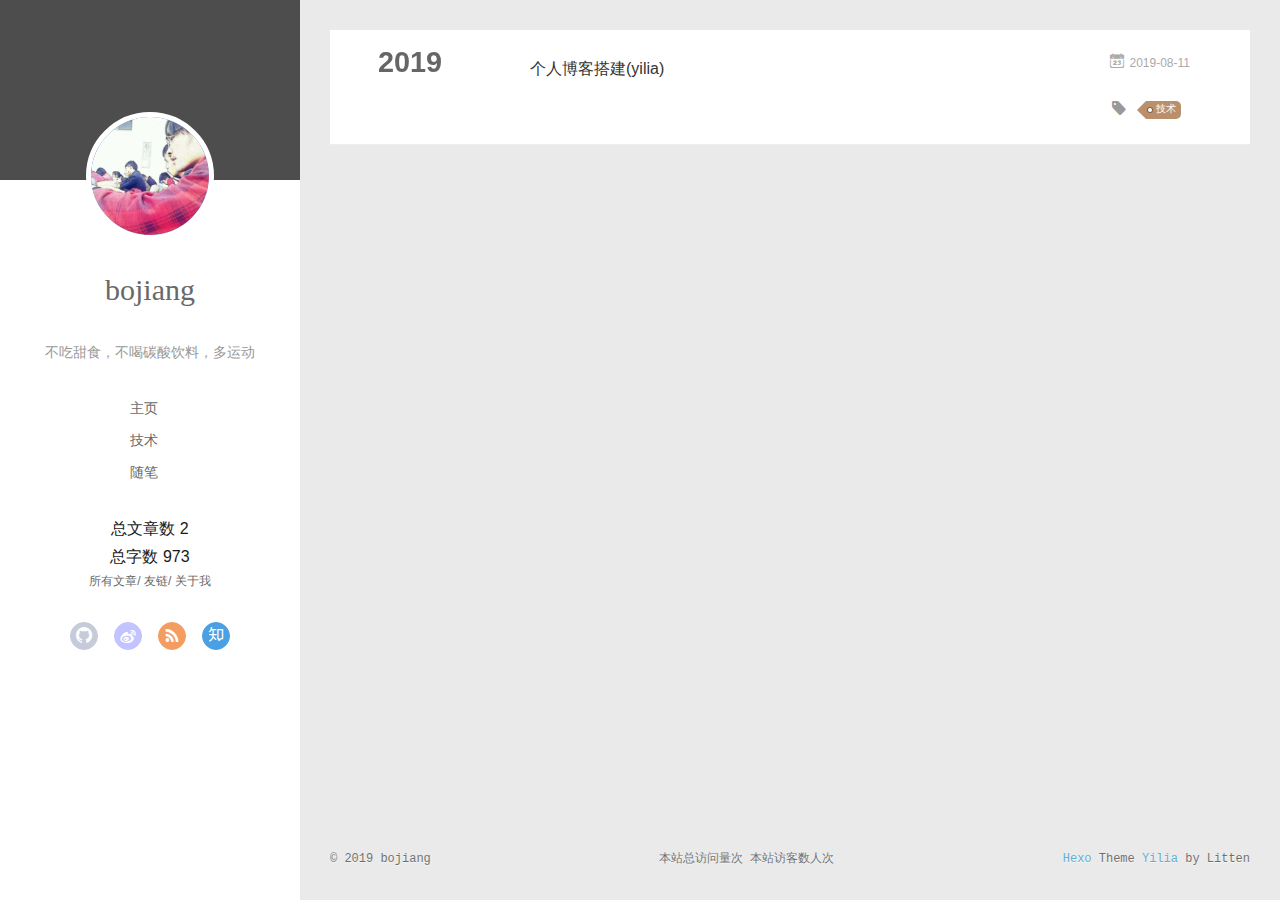
<file: tags/技术/index.html>
<!DOCTYPE html>
<html>
<head><meta name="generator" content="Hexo 3.9.0">
  <meta charset="utf-8">
  
  <meta name="renderer" content="webkit">
  <meta http-equiv="X-UA-Compatible" content="IE=edge">
  <link rel="dns-prefetch" href="http://yoursite.com">
  <title>Tag: 技术 | bojiang的博客</title>
  <meta name="viewport" content="width=device-width, initial-scale=1, maximum-scale=1">
  <meta name="description" content="程序员">
<meta name="keywords" content="python,go,vue,程序员,果粉,骑行">
<meta property="og:type" content="website">
<meta property="og:title" content="bojiang的博客">
<meta property="og:url" content="http://yoursite.com/tags/技术/index.html">
<meta property="og:site_name" content="bojiang的博客">
<meta property="og:description" content="程序员">
<meta property="og:locale" content="zh-CN">
<meta name="twitter:card" content="summary">
<meta name="twitter:title" content="bojiang的博客">
<meta name="twitter:description" content="程序员">
  
    <link rel="alternative" href="/atom.xml" title="bojiang的博客" type="application/atom+xml">
  
  
    <link rel="icon" href="/assets/head.jpeg">
  
  <link rel="stylesheet" type="text/css" href="/./main.0cf68a.css">
  <style type="text/css">
  
    #container.show {
      background: linear-gradient(200deg,#a0cfe4,#e8c37e);
    }
  </style>
  

  

</head>
</html>
<body>
  <div id="container" q-class="show:isCtnShow">
    <canvas id="anm-canvas" class="anm-canvas"></canvas>
    <div class="left-col" q-class="show:isShow">
      
<div class="overlay" style="background: #4d4d4d"></div>
<div class="intrude-less">
	<header id="header" class="inner">
		<a href="/" class="profilepic">
			<img src="/assets/head.jpeg" class="js-avatar">
		</a>
		<hgroup>
		  <h1 class="header-author"><a href="/">bojiang</a></h1>
		</hgroup>
		
		<p class="header-subtitle">不吃甜食，不喝碳酸饮料，多运动</p>
		

		<nav class="header-menu">
			<ul>
			
				<li><a href="/">主页</a></li>
	        
				<li><a href="/tags/articles/">技术</a></li>
	        
				<li><a href="/tags/随笔/">随笔</a></li>
	        
			</ul>
		</nav>
<nav>
总文章数 2
</nav>
总字数 <span class="post-count">973</span>
		<nav class="header-smart-menu">
    		
    			
    			<a q-on="click: openSlider(e, 'innerArchive')" href="javascript:void(0)">所有文章</a>
    			
            
    			
    			<a q-on="click: openSlider(e, 'friends')" href="javascript:void(0)">友链</a>
    			
            
    			
    			<a q-on="click: openSlider(e, 'aboutme')" href="javascript:void(0)">关于我</a>
    			
            
		</nav>
		<nav class="header-nav">
			<div class="social">
				
					<a class="github" target="_blank" href="https://github.com/jiangbo202" title="github"><i class="icon-github"></i></a>
		        
					<a class="weibo" target="_blank" href="#" title="weibo"><i class="icon-weibo"></i></a>
		        
					<a class="rss" target="_blank" href="#" title="rss"><i class="icon-rss"></i></a>
		        
					<a class="zhihu" target="_blank" href="https://www.zhihu.com" title="zhihu"><i class="icon-zhihu"></i></a>
		        
			</div>
		</nav>
	</header>		
</div>

    </div>
    <div class="mid-col" q-class="show:isShow,hide:isShow|isFalse">
      
<nav id="mobile-nav">
  	<div class="overlay js-overlay" style="background: #4d4d4d"></div>
	<div class="btnctn js-mobile-btnctn">
  		<div class="slider-trigger list" q-on="click: openSlider(e)"><i class="icon icon-sort"></i></div>
	</div>
	<div class="intrude-less">
		<header id="header" class="inner">
			<div class="profilepic">
				<img src="/assets/head.jpeg" class="js-avatar">
			</div>
			<hgroup>
			  <h1 class="header-author js-header-author">bojiang</h1>
			</hgroup>
			
			<p class="header-subtitle"><i class="icon icon-quo-left"></i>不吃甜食，不喝碳酸饮料，多运动<i class="icon icon-quo-right"></i></p>
			
			
			
				
			
				
			
				
			
			
			
			<nav class="header-nav">
				<div class="social">
					
						<a class="github" target="_blank" href="https://github.com/jiangbo202" title="github"><i class="icon-github"></i></a>
			        
						<a class="weibo" target="_blank" href="#" title="weibo"><i class="icon-weibo"></i></a>
			        
						<a class="rss" target="_blank" href="#" title="rss"><i class="icon-rss"></i></a>
			        
						<a class="zhihu" target="_blank" href="https://www.zhihu.com" title="zhihu"><i class="icon-zhihu"></i></a>
			        
				</div>
			</nav>

			<nav class="header-menu js-header-menu">
				<ul style="width: 70%">
				
				
					<li style="width: 33.333333333333336%"><a href="/">主页</a></li>
		        
					<li style="width: 33.333333333333336%"><a href="/tags/articles/">技术</a></li>
		        
					<li style="width: 33.333333333333336%"><a href="/tags/随笔/">随笔</a></li>
		        
				</ul>
			</nav>
		</header>				
	</div>
	<div class="mobile-mask" style="display:none" q-show="isShow"></div>
</nav>

      <div id="wrapper" class="body-wrap">
        <div class="menu-l">
          <div class="canvas-wrap">
            <canvas data-colors="#eaeaea" data-sectionHeight="100" data-contentId="js-content" id="myCanvas1" class="anm-canvas"></canvas>
          </div>
          <div id="js-content" class="content-ll">
            
  
  
    
    
      
      
      <section class="archives-wrap">
        <div class="archive-year-wrap">
          <a href="/archives/2019" class="archive-year">2019</a>
        </div>
        <div class="archives">
    
    <article class="archive-article archive-type-post">
  <div class="archive-article-inner">
    <header class="archive-article-header">
      	<div class="article-meta">
	      	<a href="/2019/08/11/个人博客搭建-主题yilia/" class="archive-article-date">
  	<time datetime="2019-08-11T07:08:29.000Z" itemprop="datePublished"><i class="icon-calendar icon"></i>2019-08-11</time>
</a>
        </div>
    	 
  
    <h1 itemprop="name">
      <a class="archive-article-title" href="/2019/08/11/个人博客搭建-主题yilia/">个人博客搭建(yilia)</a>
    </h1>
  

        <div class="article-info info-on-right">
          
	<div class="article-tag tagcloud">
		<i class="icon-price-tags icon"></i>
		<ul class="article-tag-list">
			 
        		<li class="article-tag-list-item">
        			<a href="javascript:void(0)" class="js-tag article-tag-list-link color3">技术</a>
        		</li>
      		
		</ul>
	</div>

          

        </div>
        <div class="clearfix"></div>
    </header>
  </div>
</article>
  
  
    </div></section>
  

    


          </div>
        </div>
      </div>
      <footer id="footer">
  <div class="outer">
    <div id="footer-info">
    	<div class="footer-left">
    		&copy; 2019 bojiang
    	</div>
<span id="busuanzi_container_site_pv">    本站总访问量<span id="busuanzi_value_site_pv"></span>次</span>
<span id="busuanzi_container_site_uv">  本站访客数<span id="busuanzi_value_site_uv"></span>人次</span>
      	<div class="footer-right">
      		<a href="http://hexo.io/" target="_blank">Hexo</a>  Theme <a href="https://github.com/litten/hexo-theme-yilia" target="_blank">Yilia</a> by Litten
      	</div>
    </div>
  </div>
</footer>

    </div>
    <script>
	var yiliaConfig = {
		mathjax: false,
		isHome: false,
		isPost: false,
		isArchive: false,
		isTag: true,
		isCategory: false,
		open_in_new: false,
		toc_hide_index: true,
		root: "/",
		innerArchive: true,
		showTags: false
	}
</script>

<script>!function(t){function n(e){if(r[e])return r[e].exports;var i=r[e]={exports:{},id:e,loaded:!1};return t[e].call(i.exports,i,i.exports,n),i.loaded=!0,i.exports}var r={};n.m=t,n.c=r,n.p="./",n(0)}([function(t,n,r){r(195),t.exports=r(191)},function(t,n,r){var e=r(3),i=r(52),o=r(27),u=r(28),c=r(53),f="prototype",a=function(t,n,r){var s,l,h,v,p=t&a.F,d=t&a.G,y=t&a.S,g=t&a.P,b=t&a.B,m=d?e:y?e[n]||(e[n]={}):(e[n]||{})[f],x=d?i:i[n]||(i[n]={}),w=x[f]||(x[f]={});d&&(r=n);for(s in r)l=!p&&m&&void 0!==m[s],h=(l?m:r)[s],v=b&&l?c(h,e):g&&"function"==typeof h?c(Function.call,h):h,m&&u(m,s,h,t&a.U),x[s]!=h&&o(x,s,v),g&&w[s]!=h&&(w[s]=h)};e.core=i,a.F=1,a.G=2,a.S=4,a.P=8,a.B=16,a.W=32,a.U=64,a.R=128,t.exports=a},function(t,n,r){var e=r(6);t.exports=function(t){if(!e(t))throw TypeError(t+" is not an object!");return t}},function(t,n){var r=t.exports="undefined"!=typeof window&&window.Math==Math?window:"undefined"!=typeof self&&self.Math==Math?self:Function("return this")();"number"==typeof __g&&(__g=r)},function(t,n){t.exports=function(t){try{return!!t()}catch(t){return!0}}},function(t,n){var r=t.exports="undefined"!=typeof window&&window.Math==Math?window:"undefined"!=typeof self&&self.Math==Math?self:Function("return this")();"number"==typeof __g&&(__g=r)},function(t,n){t.exports=function(t){return"object"==typeof t?null!==t:"function"==typeof t}},function(t,n,r){var e=r(126)("wks"),i=r(76),o=r(3).Symbol,u="function"==typeof o;(t.exports=function(t){return e[t]||(e[t]=u&&o[t]||(u?o:i)("Symbol."+t))}).store=e},function(t,n){var r={}.hasOwnProperty;t.exports=function(t,n){return r.call(t,n)}},function(t,n,r){var e=r(94),i=r(33);t.exports=function(t){return e(i(t))}},function(t,n,r){t.exports=!r(4)(function(){return 7!=Object.defineProperty({},"a",{get:function(){return 7}}).a})},function(t,n,r){var e=r(2),i=r(167),o=r(50),u=Object.defineProperty;n.f=r(10)?Object.defineProperty:function(t,n,r){if(e(t),n=o(n,!0),e(r),i)try{return u(t,n,r)}catch(t){}if("get"in r||"set"in r)throw TypeError("Accessors not supported!");return"value"in r&&(t[n]=r.value),t}},function(t,n,r){t.exports=!r(18)(function(){return 7!=Object.defineProperty({},"a",{get:function(){return 7}}).a})},function(t,n,r){var e=r(14),i=r(22);t.exports=r(12)?function(t,n,r){return e.f(t,n,i(1,r))}:function(t,n,r){return t[n]=r,t}},function(t,n,r){var e=r(20),i=r(58),o=r(42),u=Object.defineProperty;n.f=r(12)?Object.defineProperty:function(t,n,r){if(e(t),n=o(n,!0),e(r),i)try{return u(t,n,r)}catch(t){}if("get"in r||"set"in r)throw TypeError("Accessors not supported!");return"value"in r&&(t[n]=r.value),t}},function(t,n,r){var e=r(40)("wks"),i=r(23),o=r(5).Symbol,u="function"==typeof o;(t.exports=function(t){return e[t]||(e[t]=u&&o[t]||(u?o:i)("Symbol."+t))}).store=e},function(t,n,r){var e=r(67),i=Math.min;t.exports=function(t){return t>0?i(e(t),9007199254740991):0}},function(t,n,r){var e=r(46);t.exports=function(t){return Object(e(t))}},function(t,n){t.exports=function(t){try{return!!t()}catch(t){return!0}}},function(t,n,r){var e=r(63),i=r(34);t.exports=Object.keys||function(t){return e(t,i)}},function(t,n,r){var e=r(21);t.exports=function(t){if(!e(t))throw TypeError(t+" is not an object!");return t}},function(t,n){t.exports=function(t){return"object"==typeof t?null!==t:"function"==typeof t}},function(t,n){t.exports=function(t,n){return{enumerable:!(1&t),configurable:!(2&t),writable:!(4&t),value:n}}},function(t,n){var r=0,e=Math.random();t.exports=function(t){return"Symbol(".concat(void 0===t?"":t,")_",(++r+e).toString(36))}},function(t,n){var r={}.hasOwnProperty;t.exports=function(t,n){return r.call(t,n)}},function(t,n){var r=t.exports={version:"2.4.0"};"number"==typeof __e&&(__e=r)},function(t,n){t.exports=function(t){if("function"!=typeof t)throw TypeError(t+" is not a function!");return t}},function(t,n,r){var e=r(11),i=r(66);t.exports=r(10)?function(t,n,r){return e.f(t,n,i(1,r))}:function(t,n,r){return t[n]=r,t}},function(t,n,r){var e=r(3),i=r(27),o=r(24),u=r(76)("src"),c="toString",f=Function[c],a=(""+f).split(c);r(52).inspectSource=function(t){return f.call(t)},(t.exports=function(t,n,r,c){var f="function"==typeof r;f&&(o(r,"name")||i(r,"name",n)),t[n]!==r&&(f&&(o(r,u)||i(r,u,t[n]?""+t[n]:a.join(String(n)))),t===e?t[n]=r:c?t[n]?t[n]=r:i(t,n,r):(delete t[n],i(t,n,r)))})(Function.prototype,c,function(){return"function"==typeof this&&this[u]||f.call(this)})},function(t,n,r){var e=r(1),i=r(4),o=r(46),u=function(t,n,r,e){var i=String(o(t)),u="<"+n;return""!==r&&(u+=" "+r+'="'+String(e).replace(/"/g,"&quot;")+'"'),u+">"+i+"</"+n+">"};t.exports=function(t,n){var r={};r[t]=n(u),e(e.P+e.F*i(function(){var n=""[t]('"');return n!==n.toLowerCase()||n.split('"').length>3}),"String",r)}},function(t,n,r){var e=r(115),i=r(46);t.exports=function(t){return e(i(t))}},function(t,n,r){var e=r(116),i=r(66),o=r(30),u=r(50),c=r(24),f=r(167),a=Object.getOwnPropertyDescriptor;n.f=r(10)?a:function(t,n){if(t=o(t),n=u(n,!0),f)try{return a(t,n)}catch(t){}if(c(t,n))return i(!e.f.call(t,n),t[n])}},function(t,n,r){var e=r(24),i=r(17),o=r(145)("IE_PROTO"),u=Object.prototype;t.exports=Object.getPrototypeOf||function(t){return t=i(t),e(t,o)?t[o]:"function"==typeof t.constructor&&t instanceof t.constructor?t.constructor.prototype:t instanceof Object?u:null}},function(t,n){t.exports=function(t){if(void 0==t)throw TypeError("Can't call method on  "+t);return t}},function(t,n){t.exports="constructor,hasOwnProperty,isPrototypeOf,propertyIsEnumerable,toLocaleString,toString,valueOf".split(",")},function(t,n){t.exports={}},function(t,n){t.exports=!0},function(t,n){n.f={}.propertyIsEnumerable},function(t,n,r){var e=r(14).f,i=r(8),o=r(15)("toStringTag");t.exports=function(t,n,r){t&&!i(t=r?t:t.prototype,o)&&e(t,o,{configurable:!0,value:n})}},function(t,n,r){var e=r(40)("keys"),i=r(23);t.exports=function(t){return e[t]||(e[t]=i(t))}},function(t,n,r){var e=r(5),i="__core-js_shared__",o=e[i]||(e[i]={});t.exports=function(t){return o[t]||(o[t]={})}},function(t,n){var r=Math.ceil,e=Math.floor;t.exports=function(t){return isNaN(t=+t)?0:(t>0?e:r)(t)}},function(t,n,r){var e=r(21);t.exports=function(t,n){if(!e(t))return t;var r,i;if(n&&"function"==typeof(r=t.toString)&&!e(i=r.call(t)))return i;if("function"==typeof(r=t.valueOf)&&!e(i=r.call(t)))return i;if(!n&&"function"==typeof(r=t.toString)&&!e(i=r.call(t)))return i;throw TypeError("Can't convert object to primitive value")}},function(t,n,r){var e=r(5),i=r(25),o=r(36),u=r(44),c=r(14).f;t.exports=function(t){var n=i.Symbol||(i.Symbol=o?{}:e.Symbol||{});"_"==t.charAt(0)||t in n||c(n,t,{value:u.f(t)})}},function(t,n,r){n.f=r(15)},function(t,n){var r={}.toString;t.exports=function(t){return r.call(t).slice(8,-1)}},function(t,n){t.exports=function(t){if(void 0==t)throw TypeError("Can't call method on  "+t);return t}},function(t,n,r){var e=r(4);t.exports=function(t,n){return!!t&&e(function(){n?t.call(null,function(){},1):t.call(null)})}},function(t,n,r){var e=r(53),i=r(115),o=r(17),u=r(16),c=r(203);t.exports=function(t,n){var r=1==t,f=2==t,a=3==t,s=4==t,l=6==t,h=5==t||l,v=n||c;return function(n,c,p){for(var d,y,g=o(n),b=i(g),m=e(c,p,3),x=u(b.length),w=0,S=r?v(n,x):f?v(n,0):void 0;x>w;w++)if((h||w in b)&&(d=b[w],y=m(d,w,g),t))if(r)S[w]=y;else if(y)switch(t){case 3:return!0;case 5:return d;case 6:return w;case 2:S.push(d)}else if(s)return!1;return l?-1:a||s?s:S}}},function(t,n,r){var e=r(1),i=r(52),o=r(4);t.exports=function(t,n){var r=(i.Object||{})[t]||Object[t],u={};u[t]=n(r),e(e.S+e.F*o(function(){r(1)}),"Object",u)}},function(t,n,r){var e=r(6);t.exports=function(t,n){if(!e(t))return t;var r,i;if(n&&"function"==typeof(r=t.toString)&&!e(i=r.call(t)))return i;if("function"==typeof(r=t.valueOf)&&!e(i=r.call(t)))return i;if(!n&&"function"==typeof(r=t.toString)&&!e(i=r.call(t)))return i;throw TypeError("Can't convert object to primitive value")}},function(t,n,r){var e=r(5),i=r(25),o=r(91),u=r(13),c="prototype",f=function(t,n,r){var a,s,l,h=t&f.F,v=t&f.G,p=t&f.S,d=t&f.P,y=t&f.B,g=t&f.W,b=v?i:i[n]||(i[n]={}),m=b[c],x=v?e:p?e[n]:(e[n]||{})[c];v&&(r=n);for(a in r)(s=!h&&x&&void 0!==x[a])&&a in b||(l=s?x[a]:r[a],b[a]=v&&"function"!=typeof x[a]?r[a]:y&&s?o(l,e):g&&x[a]==l?function(t){var n=function(n,r,e){if(this instanceof t){switch(arguments.length){case 0:return new t;case 1:return new t(n);case 2:return new t(n,r)}return new t(n,r,e)}return t.apply(this,arguments)};return n[c]=t[c],n}(l):d&&"function"==typeof l?o(Function.call,l):l,d&&((b.virtual||(b.virtual={}))[a]=l,t&f.R&&m&&!m[a]&&u(m,a,l)))};f.F=1,f.G=2,f.S=4,f.P=8,f.B=16,f.W=32,f.U=64,f.R=128,t.exports=f},function(t,n){var r=t.exports={version:"2.4.0"};"number"==typeof __e&&(__e=r)},function(t,n,r){var e=r(26);t.exports=function(t,n,r){if(e(t),void 0===n)return t;switch(r){case 1:return function(r){return t.call(n,r)};case 2:return function(r,e){return t.call(n,r,e)};case 3:return function(r,e,i){return t.call(n,r,e,i)}}return function(){return t.apply(n,arguments)}}},function(t,n,r){var e=r(183),i=r(1),o=r(126)("metadata"),u=o.store||(o.store=new(r(186))),c=function(t,n,r){var i=u.get(t);if(!i){if(!r)return;u.set(t,i=new e)}var o=i.get(n);if(!o){if(!r)return;i.set(n,o=new e)}return o},f=function(t,n,r){var e=c(n,r,!1);return void 0!==e&&e.has(t)},a=function(t,n,r){var e=c(n,r,!1);return void 0===e?void 0:e.get(t)},s=function(t,n,r,e){c(r,e,!0).set(t,n)},l=function(t,n){var r=c(t,n,!1),e=[];return r&&r.forEach(function(t,n){e.push(n)}),e},h=function(t){return void 0===t||"symbol"==typeof t?t:String(t)},v=function(t){i(i.S,"Reflect",t)};t.exports={store:u,map:c,has:f,get:a,set:s,keys:l,key:h,exp:v}},function(t,n,r){"use strict";if(r(10)){var e=r(69),i=r(3),o=r(4),u=r(1),c=r(127),f=r(152),a=r(53),s=r(68),l=r(66),h=r(27),v=r(73),p=r(67),d=r(16),y=r(75),g=r(50),b=r(24),m=r(180),x=r(114),w=r(6),S=r(17),_=r(137),O=r(70),E=r(32),P=r(71).f,j=r(154),F=r(76),M=r(7),A=r(48),N=r(117),T=r(146),I=r(155),k=r(80),L=r(123),R=r(74),C=r(130),D=r(160),U=r(11),W=r(31),G=U.f,B=W.f,V=i.RangeError,z=i.TypeError,q=i.Uint8Array,K="ArrayBuffer",J="Shared"+K,Y="BYTES_PER_ELEMENT",H="prototype",$=Array[H],X=f.ArrayBuffer,Q=f.DataView,Z=A(0),tt=A(2),nt=A(3),rt=A(4),et=A(5),it=A(6),ot=N(!0),ut=N(!1),ct=I.values,ft=I.keys,at=I.entries,st=$.lastIndexOf,lt=$.reduce,ht=$.reduceRight,vt=$.join,pt=$.sort,dt=$.slice,yt=$.toString,gt=$.toLocaleString,bt=M("iterator"),mt=M("toStringTag"),xt=F("typed_constructor"),wt=F("def_constructor"),St=c.CONSTR,_t=c.TYPED,Ot=c.VIEW,Et="Wrong length!",Pt=A(1,function(t,n){return Tt(T(t,t[wt]),n)}),jt=o(function(){return 1===new q(new Uint16Array([1]).buffer)[0]}),Ft=!!q&&!!q[H].set&&o(function(){new q(1).set({})}),Mt=function(t,n){if(void 0===t)throw z(Et);var r=+t,e=d(t);if(n&&!m(r,e))throw V(Et);return e},At=function(t,n){var r=p(t);if(r<0||r%n)throw V("Wrong offset!");return r},Nt=function(t){if(w(t)&&_t in t)return t;throw z(t+" is not a typed array!")},Tt=function(t,n){if(!(w(t)&&xt in t))throw z("It is not a typed array constructor!");return new t(n)},It=function(t,n){return kt(T(t,t[wt]),n)},kt=function(t,n){for(var r=0,e=n.length,i=Tt(t,e);e>r;)i[r]=n[r++];return i},Lt=function(t,n,r){G(t,n,{get:function(){return this._d[r]}})},Rt=function(t){var n,r,e,i,o,u,c=S(t),f=arguments.length,s=f>1?arguments[1]:void 0,l=void 0!==s,h=j(c);if(void 0!=h&&!_(h)){for(u=h.call(c),e=[],n=0;!(o=u.next()).done;n++)e.push(o.value);c=e}for(l&&f>2&&(s=a(s,arguments[2],2)),n=0,r=d(c.length),i=Tt(this,r);r>n;n++)i[n]=l?s(c[n],n):c[n];return i},Ct=function(){for(var t=0,n=arguments.length,r=Tt(this,n);n>t;)r[t]=arguments[t++];return r},Dt=!!q&&o(function(){gt.call(new q(1))}),Ut=function(){return gt.apply(Dt?dt.call(Nt(this)):Nt(this),arguments)},Wt={copyWithin:function(t,n){return D.call(Nt(this),t,n,arguments.length>2?arguments[2]:void 0)},every:function(t){return rt(Nt(this),t,arguments.length>1?arguments[1]:void 0)},fill:function(t){return C.apply(Nt(this),arguments)},filter:function(t){return It(this,tt(Nt(this),t,arguments.length>1?arguments[1]:void 0))},find:function(t){return et(Nt(this),t,arguments.length>1?arguments[1]:void 0)},findIndex:function(t){return it(Nt(this),t,arguments.length>1?arguments[1]:void 0)},forEach:function(t){Z(Nt(this),t,arguments.length>1?arguments[1]:void 0)},indexOf:function(t){return ut(Nt(this),t,arguments.length>1?arguments[1]:void 0)},includes:function(t){return ot(Nt(this),t,arguments.length>1?arguments[1]:void 0)},join:function(t){return vt.apply(Nt(this),arguments)},lastIndexOf:function(t){return st.apply(Nt(this),arguments)},map:function(t){return Pt(Nt(this),t,arguments.length>1?arguments[1]:void 0)},reduce:function(t){return lt.apply(Nt(this),arguments)},reduceRight:function(t){return ht.apply(Nt(this),arguments)},reverse:function(){for(var t,n=this,r=Nt(n).length,e=Math.floor(r/2),i=0;i<e;)t=n[i],n[i++]=n[--r],n[r]=t;return n},some:function(t){return nt(Nt(this),t,arguments.length>1?arguments[1]:void 0)},sort:function(t){return pt.call(Nt(this),t)},subarray:function(t,n){var r=Nt(this),e=r.length,i=y(t,e);return new(T(r,r[wt]))(r.buffer,r.byteOffset+i*r.BYTES_PER_ELEMENT,d((void 0===n?e:y(n,e))-i))}},Gt=function(t,n){return It(this,dt.call(Nt(this),t,n))},Bt=function(t){Nt(this);var n=At(arguments[1],1),r=this.length,e=S(t),i=d(e.length),o=0;if(i+n>r)throw V(Et);for(;o<i;)this[n+o]=e[o++]},Vt={entries:function(){return at.call(Nt(this))},keys:function(){return ft.call(Nt(this))},values:function(){return ct.call(Nt(this))}},zt=function(t,n){return w(t)&&t[_t]&&"symbol"!=typeof n&&n in t&&String(+n)==String(n)},qt=function(t,n){return zt(t,n=g(n,!0))?l(2,t[n]):B(t,n)},Kt=function(t,n,r){return!(zt(t,n=g(n,!0))&&w(r)&&b(r,"value"))||b(r,"get")||b(r,"set")||r.configurable||b(r,"writable")&&!r.writable||b(r,"enumerable")&&!r.enumerable?G(t,n,r):(t[n]=r.value,t)};St||(W.f=qt,U.f=Kt),u(u.S+u.F*!St,"Object",{getOwnPropertyDescriptor:qt,defineProperty:Kt}),o(function(){yt.call({})})&&(yt=gt=function(){return vt.call(this)});var Jt=v({},Wt);v(Jt,Vt),h(Jt,bt,Vt.values),v(Jt,{slice:Gt,set:Bt,constructor:function(){},toString:yt,toLocaleString:Ut}),Lt(Jt,"buffer","b"),Lt(Jt,"byteOffset","o"),Lt(Jt,"byteLength","l"),Lt(Jt,"length","e"),G(Jt,mt,{get:function(){return this[_t]}}),t.exports=function(t,n,r,f){f=!!f;var a=t+(f?"Clamped":"")+"Array",l="Uint8Array"!=a,v="get"+t,p="set"+t,y=i[a],g=y||{},b=y&&E(y),m=!y||!c.ABV,S={},_=y&&y[H],j=function(t,r){var e=t._d;return e.v[v](r*n+e.o,jt)},F=function(t,r,e){var i=t._d;f&&(e=(e=Math.round(e))<0?0:e>255?255:255&e),i.v[p](r*n+i.o,e,jt)},M=function(t,n){G(t,n,{get:function(){return j(this,n)},set:function(t){return F(this,n,t)},enumerable:!0})};m?(y=r(function(t,r,e,i){s(t,y,a,"_d");var o,u,c,f,l=0,v=0;if(w(r)){if(!(r instanceof X||(f=x(r))==K||f==J))return _t in r?kt(y,r):Rt.call(y,r);o=r,v=At(e,n);var p=r.byteLength;if(void 0===i){if(p%n)throw V(Et);if((u=p-v)<0)throw V(Et)}else if((u=d(i)*n)+v>p)throw V(Et);c=u/n}else c=Mt(r,!0),u=c*n,o=new X(u);for(h(t,"_d",{b:o,o:v,l:u,e:c,v:new Q(o)});l<c;)M(t,l++)}),_=y[H]=O(Jt),h(_,"constructor",y)):L(function(t){new y(null),new y(t)},!0)||(y=r(function(t,r,e,i){s(t,y,a);var o;return w(r)?r instanceof X||(o=x(r))==K||o==J?void 0!==i?new g(r,At(e,n),i):void 0!==e?new g(r,At(e,n)):new g(r):_t in r?kt(y,r):Rt.call(y,r):new g(Mt(r,l))}),Z(b!==Function.prototype?P(g).concat(P(b)):P(g),function(t){t in y||h(y,t,g[t])}),y[H]=_,e||(_.constructor=y));var A=_[bt],N=!!A&&("values"==A.name||void 0==A.name),T=Vt.values;h(y,xt,!0),h(_,_t,a),h(_,Ot,!0),h(_,wt,y),(f?new y(1)[mt]==a:mt in _)||G(_,mt,{get:function(){return a}}),S[a]=y,u(u.G+u.W+u.F*(y!=g),S),u(u.S,a,{BYTES_PER_ELEMENT:n,from:Rt,of:Ct}),Y in _||h(_,Y,n),u(u.P,a,Wt),R(a),u(u.P+u.F*Ft,a,{set:Bt}),u(u.P+u.F*!N,a,Vt),u(u.P+u.F*(_.toString!=yt),a,{toString:yt}),u(u.P+u.F*o(function(){new y(1).slice()}),a,{slice:Gt}),u(u.P+u.F*(o(function(){return[1,2].toLocaleString()!=new y([1,2]).toLocaleString()})||!o(function(){_.toLocaleString.call([1,2])})),a,{toLocaleString:Ut}),k[a]=N?A:T,e||N||h(_,bt,T)}}else t.exports=function(){}},function(t,n){var r={}.toString;t.exports=function(t){return r.call(t).slice(8,-1)}},function(t,n,r){var e=r(21),i=r(5).document,o=e(i)&&e(i.createElement);t.exports=function(t){return o?i.createElement(t):{}}},function(t,n,r){t.exports=!r(12)&&!r(18)(function(){return 7!=Object.defineProperty(r(57)("div"),"a",{get:function(){return 7}}).a})},function(t,n,r){"use strict";var e=r(36),i=r(51),o=r(64),u=r(13),c=r(8),f=r(35),a=r(96),s=r(38),l=r(103),h=r(15)("iterator"),v=!([].keys&&"next"in[].keys()),p="keys",d="values",y=function(){return this};t.exports=function(t,n,r,g,b,m,x){a(r,n,g);var w,S,_,O=function(t){if(!v&&t in F)return F[t];switch(t){case p:case d:return function(){return new r(this,t)}}return function(){return new r(this,t)}},E=n+" Iterator",P=b==d,j=!1,F=t.prototype,M=F[h]||F["@@iterator"]||b&&F[b],A=M||O(b),N=b?P?O("entries"):A:void 0,T="Array"==n?F.entries||M:M;if(T&&(_=l(T.call(new t)))!==Object.prototype&&(s(_,E,!0),e||c(_,h)||u(_,h,y)),P&&M&&M.name!==d&&(j=!0,A=function(){return M.call(this)}),e&&!x||!v&&!j&&F[h]||u(F,h,A),f[n]=A,f[E]=y,b)if(w={values:P?A:O(d),keys:m?A:O(p),entries:N},x)for(S in w)S in F||o(F,S,w[S]);else i(i.P+i.F*(v||j),n,w);return w}},function(t,n,r){var e=r(20),i=r(100),o=r(34),u=r(39)("IE_PROTO"),c=function(){},f="prototype",a=function(){var t,n=r(57)("iframe"),e=o.length;for(n.style.display="none",r(93).appendChild(n),n.src="javascript:",t=n.contentWindow.document,t.open(),t.write("<script>document.F=Object<\/script>"),t.close(),a=t.F;e--;)delete a[f][o[e]];return a()};t.exports=Object.create||function(t,n){var r;return null!==t?(c[f]=e(t),r=new c,c[f]=null,r[u]=t):r=a(),void 0===n?r:i(r,n)}},function(t,n,r){var e=r(63),i=r(34).concat("length","prototype");n.f=Object.getOwnPropertyNames||function(t){return e(t,i)}},function(t,n){n.f=Object.getOwnPropertySymbols},function(t,n,r){var e=r(8),i=r(9),o=r(90)(!1),u=r(39)("IE_PROTO");t.exports=function(t,n){var r,c=i(t),f=0,a=[];for(r in c)r!=u&&e(c,r)&&a.push(r);for(;n.length>f;)e(c,r=n[f++])&&(~o(a,r)||a.push(r));return a}},function(t,n,r){t.exports=r(13)},function(t,n,r){var e=r(76)("meta"),i=r(6),o=r(24),u=r(11).f,c=0,f=Object.isExtensible||function(){return!0},a=!r(4)(function(){return f(Object.preventExtensions({}))}),s=function(t){u(t,e,{value:{i:"O"+ ++c,w:{}}})},l=function(t,n){if(!i(t))return"symbol"==typeof t?t:("string"==typeof t?"S":"P")+t;if(!o(t,e)){if(!f(t))return"F";if(!n)return"E";s(t)}return t[e].i},h=function(t,n){if(!o(t,e)){if(!f(t))return!0;if(!n)return!1;s(t)}return t[e].w},v=function(t){return a&&p.NEED&&f(t)&&!o(t,e)&&s(t),t},p=t.exports={KEY:e,NEED:!1,fastKey:l,getWeak:h,onFreeze:v}},function(t,n){t.exports=function(t,n){return{enumerable:!(1&t),configurable:!(2&t),writable:!(4&t),value:n}}},function(t,n){var r=Math.ceil,e=Math.floor;t.exports=function(t){return isNaN(t=+t)?0:(t>0?e:r)(t)}},function(t,n){t.exports=function(t,n,r,e){if(!(t instanceof n)||void 0!==e&&e in t)throw TypeError(r+": incorrect invocation!");return t}},function(t,n){t.exports=!1},function(t,n,r){var e=r(2),i=r(173),o=r(133),u=r(145)("IE_PROTO"),c=function(){},f="prototype",a=function(){var t,n=r(132)("iframe"),e=o.length;for(n.style.display="none",r(135).appendChild(n),n.src="javascript:",t=n.contentWindow.document,t.open(),t.write("<script>document.F=Object<\/script>"),t.close(),a=t.F;e--;)delete a[f][o[e]];return a()};t.exports=Object.create||function(t,n){var r;return null!==t?(c[f]=e(t),r=new c,c[f]=null,r[u]=t):r=a(),void 0===n?r:i(r,n)}},function(t,n,r){var e=r(175),i=r(133).concat("length","prototype");n.f=Object.getOwnPropertyNames||function(t){return e(t,i)}},function(t,n,r){var e=r(175),i=r(133);t.exports=Object.keys||function(t){return e(t,i)}},function(t,n,r){var e=r(28);t.exports=function(t,n,r){for(var i in n)e(t,i,n[i],r);return t}},function(t,n,r){"use strict";var e=r(3),i=r(11),o=r(10),u=r(7)("species");t.exports=function(t){var n=e[t];o&&n&&!n[u]&&i.f(n,u,{configurable:!0,get:function(){return this}})}},function(t,n,r){var e=r(67),i=Math.max,o=Math.min;t.exports=function(t,n){return t=e(t),t<0?i(t+n,0):o(t,n)}},function(t,n){var r=0,e=Math.random();t.exports=function(t){return"Symbol(".concat(void 0===t?"":t,")_",(++r+e).toString(36))}},function(t,n,r){var e=r(33);t.exports=function(t){return Object(e(t))}},function(t,n,r){var e=r(7)("unscopables"),i=Array.prototype;void 0==i[e]&&r(27)(i,e,{}),t.exports=function(t){i[e][t]=!0}},function(t,n,r){var e=r(53),i=r(169),o=r(137),u=r(2),c=r(16),f=r(154),a={},s={},n=t.exports=function(t,n,r,l,h){var v,p,d,y,g=h?function(){return t}:f(t),b=e(r,l,n?2:1),m=0;if("function"!=typeof g)throw TypeError(t+" is not iterable!");if(o(g)){for(v=c(t.length);v>m;m++)if((y=n?b(u(p=t[m])[0],p[1]):b(t[m]))===a||y===s)return y}else for(d=g.call(t);!(p=d.next()).done;)if((y=i(d,b,p.value,n))===a||y===s)return y};n.BREAK=a,n.RETURN=s},function(t,n){t.exports={}},function(t,n,r){var e=r(11).f,i=r(24),o=r(7)("toStringTag");t.exports=function(t,n,r){t&&!i(t=r?t:t.prototype,o)&&e(t,o,{configurable:!0,value:n})}},function(t,n,r){var e=r(1),i=r(46),o=r(4),u=r(150),c="["+u+"]",f="​",a=RegExp("^"+c+c+"*"),s=RegExp(c+c+"*$"),l=function(t,n,r){var i={},c=o(function(){return!!u[t]()||f[t]()!=f}),a=i[t]=c?n(h):u[t];r&&(i[r]=a),e(e.P+e.F*c,"String",i)},h=l.trim=function(t,n){return t=String(i(t)),1&n&&(t=t.replace(a,"")),2&n&&(t=t.replace(s,"")),t};t.exports=l},function(t,n,r){t.exports={default:r(86),__esModule:!0}},function(t,n,r){t.exports={default:r(87),__esModule:!0}},function(t,n,r){"use strict";function e(t){return t&&t.__esModule?t:{default:t}}n.__esModule=!0;var i=r(84),o=e(i),u=r(83),c=e(u),f="function"==typeof c.default&&"symbol"==typeof o.default?function(t){return typeof t}:function(t){return t&&"function"==typeof c.default&&t.constructor===c.default&&t!==c.default.prototype?"symbol":typeof t};n.default="function"==typeof c.default&&"symbol"===f(o.default)?function(t){return void 0===t?"undefined":f(t)}:function(t){return t&&"function"==typeof c.default&&t.constructor===c.default&&t!==c.default.prototype?"symbol":void 0===t?"undefined":f(t)}},function(t,n,r){r(110),r(108),r(111),r(112),t.exports=r(25).Symbol},function(t,n,r){r(109),r(113),t.exports=r(44).f("iterator")},function(t,n){t.exports=function(t){if("function"!=typeof t)throw TypeError(t+" is not a function!");return t}},function(t,n){t.exports=function(){}},function(t,n,r){var e=r(9),i=r(106),o=r(105);t.exports=function(t){return function(n,r,u){var c,f=e(n),a=i(f.length),s=o(u,a);if(t&&r!=r){for(;a>s;)if((c=f[s++])!=c)return!0}else for(;a>s;s++)if((t||s in f)&&f[s]===r)return t||s||0;return!t&&-1}}},function(t,n,r){var e=r(88);t.exports=function(t,n,r){if(e(t),void 0===n)return t;switch(r){case 1:return function(r){return t.call(n,r)};case 2:return function(r,e){return t.call(n,r,e)};case 3:return function(r,e,i){return t.call(n,r,e,i)}}return function(){return t.apply(n,arguments)}}},function(t,n,r){var e=r(19),i=r(62),o=r(37);t.exports=function(t){var n=e(t),r=i.f;if(r)for(var u,c=r(t),f=o.f,a=0;c.length>a;)f.call(t,u=c[a++])&&n.push(u);return n}},function(t,n,r){t.exports=r(5).document&&document.documentElement},function(t,n,r){var e=r(56);t.exports=Object("z").propertyIsEnumerable(0)?Object:function(t){return"String"==e(t)?t.split(""):Object(t)}},function(t,n,r){var e=r(56);t.exports=Array.isArray||function(t){return"Array"==e(t)}},function(t,n,r){"use strict";var e=r(60),i=r(22),o=r(38),u={};r(13)(u,r(15)("iterator"),function(){return this}),t.exports=function(t,n,r){t.prototype=e(u,{next:i(1,r)}),o(t,n+" Iterator")}},function(t,n){t.exports=function(t,n){return{value:n,done:!!t}}},function(t,n,r){var e=r(19),i=r(9);t.exports=function(t,n){for(var r,o=i(t),u=e(o),c=u.length,f=0;c>f;)if(o[r=u[f++]]===n)return r}},function(t,n,r){var e=r(23)("meta"),i=r(21),o=r(8),u=r(14).f,c=0,f=Object.isExtensible||function(){return!0},a=!r(18)(function(){return f(Object.preventExtensions({}))}),s=function(t){u(t,e,{value:{i:"O"+ ++c,w:{}}})},l=function(t,n){if(!i(t))return"symbol"==typeof t?t:("string"==typeof t?"S":"P")+t;if(!o(t,e)){if(!f(t))return"F";if(!n)return"E";s(t)}return t[e].i},h=function(t,n){if(!o(t,e)){if(!f(t))return!0;if(!n)return!1;s(t)}return t[e].w},v=function(t){return a&&p.NEED&&f(t)&&!o(t,e)&&s(t),t},p=t.exports={KEY:e,NEED:!1,fastKey:l,getWeak:h,onFreeze:v}},function(t,n,r){var e=r(14),i=r(20),o=r(19);t.exports=r(12)?Object.defineProperties:function(t,n){i(t);for(var r,u=o(n),c=u.length,f=0;c>f;)e.f(t,r=u[f++],n[r]);return t}},function(t,n,r){var e=r(37),i=r(22),o=r(9),u=r(42),c=r(8),f=r(58),a=Object.getOwnPropertyDescriptor;n.f=r(12)?a:function(t,n){if(t=o(t),n=u(n,!0),f)try{return a(t,n)}catch(t){}if(c(t,n))return i(!e.f.call(t,n),t[n])}},function(t,n,r){var e=r(9),i=r(61).f,o={}.toString,u="object"==typeof window&&window&&Object.getOwnPropertyNames?Object.getOwnPropertyNames(window):[],c=function(t){try{return i(t)}catch(t){return u.slice()}};t.exports.f=function(t){return u&&"[object Window]"==o.call(t)?c(t):i(e(t))}},function(t,n,r){var e=r(8),i=r(77),o=r(39)("IE_PROTO"),u=Object.prototype;t.exports=Object.getPrototypeOf||function(t){return t=i(t),e(t,o)?t[o]:"function"==typeof t.constructor&&t instanceof t.constructor?t.constructor.prototype:t instanceof Object?u:null}},function(t,n,r){var e=r(41),i=r(33);t.exports=function(t){return function(n,r){var o,u,c=String(i(n)),f=e(r),a=c.length;return f<0||f>=a?t?"":void 0:(o=c.charCodeAt(f),o<55296||o>56319||f+1===a||(u=c.charCodeAt(f+1))<56320||u>57343?t?c.charAt(f):o:t?c.slice(f,f+2):u-56320+(o-55296<<10)+65536)}}},function(t,n,r){var e=r(41),i=Math.max,o=Math.min;t.exports=function(t,n){return t=e(t),t<0?i(t+n,0):o(t,n)}},function(t,n,r){var e=r(41),i=Math.min;t.exports=function(t){return t>0?i(e(t),9007199254740991):0}},function(t,n,r){"use strict";var e=r(89),i=r(97),o=r(35),u=r(9);t.exports=r(59)(Array,"Array",function(t,n){this._t=u(t),this._i=0,this._k=n},function(){var t=this._t,n=this._k,r=this._i++;return!t||r>=t.length?(this._t=void 0,i(1)):"keys"==n?i(0,r):"values"==n?i(0,t[r]):i(0,[r,t[r]])},"values"),o.Arguments=o.Array,e("keys"),e("values"),e("entries")},function(t,n){},function(t,n,r){"use strict";var e=r(104)(!0);r(59)(String,"String",function(t){this._t=String(t),this._i=0},function(){var t,n=this._t,r=this._i;return r>=n.length?{value:void 0,done:!0}:(t=e(n,r),this._i+=t.length,{value:t,done:!1})})},function(t,n,r){"use strict";var e=r(5),i=r(8),o=r(12),u=r(51),c=r(64),f=r(99).KEY,a=r(18),s=r(40),l=r(38),h=r(23),v=r(15),p=r(44),d=r(43),y=r(98),g=r(92),b=r(95),m=r(20),x=r(9),w=r(42),S=r(22),_=r(60),O=r(102),E=r(101),P=r(14),j=r(19),F=E.f,M=P.f,A=O.f,N=e.Symbol,T=e.JSON,I=T&&T.stringify,k="prototype",L=v("_hidden"),R=v("toPrimitive"),C={}.propertyIsEnumerable,D=s("symbol-registry"),U=s("symbols"),W=s("op-symbols"),G=Object[k],B="function"==typeof N,V=e.QObject,z=!V||!V[k]||!V[k].findChild,q=o&&a(function(){return 7!=_(M({},"a",{get:function(){return M(this,"a",{value:7}).a}})).a})?function(t,n,r){var e=F(G,n);e&&delete G[n],M(t,n,r),e&&t!==G&&M(G,n,e)}:M,K=function(t){var n=U[t]=_(N[k]);return n._k=t,n},J=B&&"symbol"==typeof N.iterator?function(t){return"symbol"==typeof t}:function(t){return t instanceof N},Y=function(t,n,r){return t===G&&Y(W,n,r),m(t),n=w(n,!0),m(r),i(U,n)?(r.enumerable?(i(t,L)&&t[L][n]&&(t[L][n]=!1),r=_(r,{enumerable:S(0,!1)})):(i(t,L)||M(t,L,S(1,{})),t[L][n]=!0),q(t,n,r)):M(t,n,r)},H=function(t,n){m(t);for(var r,e=g(n=x(n)),i=0,o=e.length;o>i;)Y(t,r=e[i++],n[r]);return t},$=function(t,n){return void 0===n?_(t):H(_(t),n)},X=function(t){var n=C.call(this,t=w(t,!0));return!(this===G&&i(U,t)&&!i(W,t))&&(!(n||!i(this,t)||!i(U,t)||i(this,L)&&this[L][t])||n)},Q=function(t,n){if(t=x(t),n=w(n,!0),t!==G||!i(U,n)||i(W,n)){var r=F(t,n);return!r||!i(U,n)||i(t,L)&&t[L][n]||(r.enumerable=!0),r}},Z=function(t){for(var n,r=A(x(t)),e=[],o=0;r.length>o;)i(U,n=r[o++])||n==L||n==f||e.push(n);return e},tt=function(t){for(var n,r=t===G,e=A(r?W:x(t)),o=[],u=0;e.length>u;)!i(U,n=e[u++])||r&&!i(G,n)||o.push(U[n]);return o};B||(N=function(){if(this instanceof N)throw TypeError("Symbol is not a constructor!");var t=h(arguments.length>0?arguments[0]:void 0),n=function(r){this===G&&n.call(W,r),i(this,L)&&i(this[L],t)&&(this[L][t]=!1),q(this,t,S(1,r))};return o&&z&&q(G,t,{configurable:!0,set:n}),K(t)},c(N[k],"toString",function(){return this._k}),E.f=Q,P.f=Y,r(61).f=O.f=Z,r(37).f=X,r(62).f=tt,o&&!r(36)&&c(G,"propertyIsEnumerable",X,!0),p.f=function(t){return K(v(t))}),u(u.G+u.W+u.F*!B,{Symbol:N});for(var nt="hasInstance,isConcatSpreadable,iterator,match,replace,search,species,split,toPrimitive,toStringTag,unscopables".split(","),rt=0;nt.length>rt;)v(nt[rt++]);for(var nt=j(v.store),rt=0;nt.length>rt;)d(nt[rt++]);u(u.S+u.F*!B,"Symbol",{for:function(t){return i(D,t+="")?D[t]:D[t]=N(t)},keyFor:function(t){if(J(t))return y(D,t);throw TypeError(t+" is not a symbol!")},useSetter:function(){z=!0},useSimple:function(){z=!1}}),u(u.S+u.F*!B,"Object",{create:$,defineProperty:Y,defineProperties:H,getOwnPropertyDescriptor:Q,getOwnPropertyNames:Z,getOwnPropertySymbols:tt}),T&&u(u.S+u.F*(!B||a(function(){var t=N();return"[null]"!=I([t])||"{}"!=I({a:t})||"{}"!=I(Object(t))})),"JSON",{stringify:function(t){if(void 0!==t&&!J(t)){for(var n,r,e=[t],i=1;arguments.length>i;)e.push(arguments[i++]);return n=e[1],"function"==typeof n&&(r=n),!r&&b(n)||(n=function(t,n){if(r&&(n=r.call(this,t,n)),!J(n))return n}),e[1]=n,I.apply(T,e)}}}),N[k][R]||r(13)(N[k],R,N[k].valueOf),l(N,"Symbol"),l(Math,"Math",!0),l(e.JSON,"JSON",!0)},function(t,n,r){r(43)("asyncIterator")},function(t,n,r){r(43)("observable")},function(t,n,r){r(107);for(var e=r(5),i=r(13),o=r(35),u=r(15)("toStringTag"),c=["NodeList","DOMTokenList","MediaList","StyleSheetList","CSSRuleList"],f=0;f<5;f++){var a=c[f],s=e[a],l=s&&s.prototype;l&&!l[u]&&i(l,u,a),o[a]=o.Array}},function(t,n,r){var e=r(45),i=r(7)("toStringTag"),o="Arguments"==e(function(){return arguments}()),u=function(t,n){try{return t[n]}catch(t){}};t.exports=function(t){var n,r,c;return void 0===t?"Undefined":null===t?"Null":"string"==typeof(r=u(n=Object(t),i))?r:o?e(n):"Object"==(c=e(n))&&"function"==typeof n.callee?"Arguments":c}},function(t,n,r){var e=r(45);t.exports=Object("z").propertyIsEnumerable(0)?Object:function(t){return"String"==e(t)?t.split(""):Object(t)}},function(t,n){n.f={}.propertyIsEnumerable},function(t,n,r){var e=r(30),i=r(16),o=r(75);t.exports=function(t){return function(n,r,u){var c,f=e(n),a=i(f.length),s=o(u,a);if(t&&r!=r){for(;a>s;)if((c=f[s++])!=c)return!0}else for(;a>s;s++)if((t||s in f)&&f[s]===r)return t||s||0;return!t&&-1}}},function(t,n,r){"use strict";var e=r(3),i=r(1),o=r(28),u=r(73),c=r(65),f=r(79),a=r(68),s=r(6),l=r(4),h=r(123),v=r(81),p=r(136);t.exports=function(t,n,r,d,y,g){var b=e[t],m=b,x=y?"set":"add",w=m&&m.prototype,S={},_=function(t){var n=w[t];o(w,t,"delete"==t?function(t){return!(g&&!s(t))&&n.call(this,0===t?0:t)}:"has"==t?function(t){return!(g&&!s(t))&&n.call(this,0===t?0:t)}:"get"==t?function(t){return g&&!s(t)?void 0:n.call(this,0===t?0:t)}:"add"==t?function(t){return n.call(this,0===t?0:t),this}:function(t,r){return n.call(this,0===t?0:t,r),this})};if("function"==typeof m&&(g||w.forEach&&!l(function(){(new m).entries().next()}))){var O=new m,E=O[x](g?{}:-0,1)!=O,P=l(function(){O.has(1)}),j=h(function(t){new m(t)}),F=!g&&l(function(){for(var t=new m,n=5;n--;)t[x](n,n);return!t.has(-0)});j||(m=n(function(n,r){a(n,m,t);var e=p(new b,n,m);return void 0!=r&&f(r,y,e[x],e),e}),m.prototype=w,w.constructor=m),(P||F)&&(_("delete"),_("has"),y&&_("get")),(F||E)&&_(x),g&&w.clear&&delete w.clear}else m=d.getConstructor(n,t,y,x),u(m.prototype,r),c.NEED=!0;return v(m,t),S[t]=m,i(i.G+i.W+i.F*(m!=b),S),g||d.setStrong(m,t,y),m}},function(t,n,r){"use strict";var e=r(27),i=r(28),o=r(4),u=r(46),c=r(7);t.exports=function(t,n,r){var f=c(t),a=r(u,f,""[t]),s=a[0],l=a[1];o(function(){var n={};return n[f]=function(){return 7},7!=""[t](n)})&&(i(String.prototype,t,s),e(RegExp.prototype,f,2==n?function(t,n){return l.call(t,this,n)}:function(t){return l.call(t,this)}))}
},function(t,n,r){"use strict";var e=r(2);t.exports=function(){var t=e(this),n="";return t.global&&(n+="g"),t.ignoreCase&&(n+="i"),t.multiline&&(n+="m"),t.unicode&&(n+="u"),t.sticky&&(n+="y"),n}},function(t,n){t.exports=function(t,n,r){var e=void 0===r;switch(n.length){case 0:return e?t():t.call(r);case 1:return e?t(n[0]):t.call(r,n[0]);case 2:return e?t(n[0],n[1]):t.call(r,n[0],n[1]);case 3:return e?t(n[0],n[1],n[2]):t.call(r,n[0],n[1],n[2]);case 4:return e?t(n[0],n[1],n[2],n[3]):t.call(r,n[0],n[1],n[2],n[3])}return t.apply(r,n)}},function(t,n,r){var e=r(6),i=r(45),o=r(7)("match");t.exports=function(t){var n;return e(t)&&(void 0!==(n=t[o])?!!n:"RegExp"==i(t))}},function(t,n,r){var e=r(7)("iterator"),i=!1;try{var o=[7][e]();o.return=function(){i=!0},Array.from(o,function(){throw 2})}catch(t){}t.exports=function(t,n){if(!n&&!i)return!1;var r=!1;try{var o=[7],u=o[e]();u.next=function(){return{done:r=!0}},o[e]=function(){return u},t(o)}catch(t){}return r}},function(t,n,r){t.exports=r(69)||!r(4)(function(){var t=Math.random();__defineSetter__.call(null,t,function(){}),delete r(3)[t]})},function(t,n){n.f=Object.getOwnPropertySymbols},function(t,n,r){var e=r(3),i="__core-js_shared__",o=e[i]||(e[i]={});t.exports=function(t){return o[t]||(o[t]={})}},function(t,n,r){for(var e,i=r(3),o=r(27),u=r(76),c=u("typed_array"),f=u("view"),a=!(!i.ArrayBuffer||!i.DataView),s=a,l=0,h="Int8Array,Uint8Array,Uint8ClampedArray,Int16Array,Uint16Array,Int32Array,Uint32Array,Float32Array,Float64Array".split(",");l<9;)(e=i[h[l++]])?(o(e.prototype,c,!0),o(e.prototype,f,!0)):s=!1;t.exports={ABV:a,CONSTR:s,TYPED:c,VIEW:f}},function(t,n){"use strict";var r={versions:function(){var t=window.navigator.userAgent;return{trident:t.indexOf("Trident")>-1,presto:t.indexOf("Presto")>-1,webKit:t.indexOf("AppleWebKit")>-1,gecko:t.indexOf("Gecko")>-1&&-1==t.indexOf("KHTML"),mobile:!!t.match(/AppleWebKit.*Mobile.*/),ios:!!t.match(/\(i[^;]+;( U;)? CPU.+Mac OS X/),android:t.indexOf("Android")>-1||t.indexOf("Linux")>-1,iPhone:t.indexOf("iPhone")>-1||t.indexOf("Mac")>-1,iPad:t.indexOf("iPad")>-1,webApp:-1==t.indexOf("Safari"),weixin:-1==t.indexOf("MicroMessenger")}}()};t.exports=r},function(t,n,r){"use strict";var e=r(85),i=function(t){return t&&t.__esModule?t:{default:t}}(e),o=function(){function t(t,n,e){return n||e?String.fromCharCode(n||e):r[t]||t}function n(t){return e[t]}var r={"&quot;":'"',"&lt;":"<","&gt;":">","&amp;":"&","&nbsp;":" "},e={};for(var u in r)e[r[u]]=u;return r["&apos;"]="'",e["'"]="&#39;",{encode:function(t){return t?(""+t).replace(/['<> "&]/g,n).replace(/\r?\n/g,"<br/>").replace(/\s/g,"&nbsp;"):""},decode:function(n){return n?(""+n).replace(/<br\s*\/?>/gi,"\n").replace(/&quot;|&lt;|&gt;|&amp;|&nbsp;|&apos;|&#(\d+);|&#(\d+)/g,t).replace(/\u00a0/g," "):""},encodeBase16:function(t){if(!t)return t;t+="";for(var n=[],r=0,e=t.length;e>r;r++)n.push(t.charCodeAt(r).toString(16).toUpperCase());return n.join("")},encodeBase16forJSON:function(t){if(!t)return t;t=t.replace(/[\u4E00-\u9FBF]/gi,function(t){return escape(t).replace("%u","\\u")});for(var n=[],r=0,e=t.length;e>r;r++)n.push(t.charCodeAt(r).toString(16).toUpperCase());return n.join("")},decodeBase16:function(t){if(!t)return t;t+="";for(var n=[],r=0,e=t.length;e>r;r+=2)n.push(String.fromCharCode("0x"+t.slice(r,r+2)));return n.join("")},encodeObject:function(t){if(t instanceof Array)for(var n=0,r=t.length;r>n;n++)t[n]=o.encodeObject(t[n]);else if("object"==(void 0===t?"undefined":(0,i.default)(t)))for(var e in t)t[e]=o.encodeObject(t[e]);else if("string"==typeof t)return o.encode(t);return t},loadScript:function(t){var n=document.createElement("script");document.getElementsByTagName("body")[0].appendChild(n),n.setAttribute("src",t)},addLoadEvent:function(t){var n=window.onload;"function"!=typeof window.onload?window.onload=t:window.onload=function(){n(),t()}}}}();t.exports=o},function(t,n,r){"use strict";var e=r(17),i=r(75),o=r(16);t.exports=function(t){for(var n=e(this),r=o(n.length),u=arguments.length,c=i(u>1?arguments[1]:void 0,r),f=u>2?arguments[2]:void 0,a=void 0===f?r:i(f,r);a>c;)n[c++]=t;return n}},function(t,n,r){"use strict";var e=r(11),i=r(66);t.exports=function(t,n,r){n in t?e.f(t,n,i(0,r)):t[n]=r}},function(t,n,r){var e=r(6),i=r(3).document,o=e(i)&&e(i.createElement);t.exports=function(t){return o?i.createElement(t):{}}},function(t,n){t.exports="constructor,hasOwnProperty,isPrototypeOf,propertyIsEnumerable,toLocaleString,toString,valueOf".split(",")},function(t,n,r){var e=r(7)("match");t.exports=function(t){var n=/./;try{"/./"[t](n)}catch(r){try{return n[e]=!1,!"/./"[t](n)}catch(t){}}return!0}},function(t,n,r){t.exports=r(3).document&&document.documentElement},function(t,n,r){var e=r(6),i=r(144).set;t.exports=function(t,n,r){var o,u=n.constructor;return u!==r&&"function"==typeof u&&(o=u.prototype)!==r.prototype&&e(o)&&i&&i(t,o),t}},function(t,n,r){var e=r(80),i=r(7)("iterator"),o=Array.prototype;t.exports=function(t){return void 0!==t&&(e.Array===t||o[i]===t)}},function(t,n,r){var e=r(45);t.exports=Array.isArray||function(t){return"Array"==e(t)}},function(t,n,r){"use strict";var e=r(70),i=r(66),o=r(81),u={};r(27)(u,r(7)("iterator"),function(){return this}),t.exports=function(t,n,r){t.prototype=e(u,{next:i(1,r)}),o(t,n+" Iterator")}},function(t,n,r){"use strict";var e=r(69),i=r(1),o=r(28),u=r(27),c=r(24),f=r(80),a=r(139),s=r(81),l=r(32),h=r(7)("iterator"),v=!([].keys&&"next"in[].keys()),p="keys",d="values",y=function(){return this};t.exports=function(t,n,r,g,b,m,x){a(r,n,g);var w,S,_,O=function(t){if(!v&&t in F)return F[t];switch(t){case p:case d:return function(){return new r(this,t)}}return function(){return new r(this,t)}},E=n+" Iterator",P=b==d,j=!1,F=t.prototype,M=F[h]||F["@@iterator"]||b&&F[b],A=M||O(b),N=b?P?O("entries"):A:void 0,T="Array"==n?F.entries||M:M;if(T&&(_=l(T.call(new t)))!==Object.prototype&&(s(_,E,!0),e||c(_,h)||u(_,h,y)),P&&M&&M.name!==d&&(j=!0,A=function(){return M.call(this)}),e&&!x||!v&&!j&&F[h]||u(F,h,A),f[n]=A,f[E]=y,b)if(w={values:P?A:O(d),keys:m?A:O(p),entries:N},x)for(S in w)S in F||o(F,S,w[S]);else i(i.P+i.F*(v||j),n,w);return w}},function(t,n){var r=Math.expm1;t.exports=!r||r(10)>22025.465794806718||r(10)<22025.465794806718||-2e-17!=r(-2e-17)?function(t){return 0==(t=+t)?t:t>-1e-6&&t<1e-6?t+t*t/2:Math.exp(t)-1}:r},function(t,n){t.exports=Math.sign||function(t){return 0==(t=+t)||t!=t?t:t<0?-1:1}},function(t,n,r){var e=r(3),i=r(151).set,o=e.MutationObserver||e.WebKitMutationObserver,u=e.process,c=e.Promise,f="process"==r(45)(u);t.exports=function(){var t,n,r,a=function(){var e,i;for(f&&(e=u.domain)&&e.exit();t;){i=t.fn,t=t.next;try{i()}catch(e){throw t?r():n=void 0,e}}n=void 0,e&&e.enter()};if(f)r=function(){u.nextTick(a)};else if(o){var s=!0,l=document.createTextNode("");new o(a).observe(l,{characterData:!0}),r=function(){l.data=s=!s}}else if(c&&c.resolve){var h=c.resolve();r=function(){h.then(a)}}else r=function(){i.call(e,a)};return function(e){var i={fn:e,next:void 0};n&&(n.next=i),t||(t=i,r()),n=i}}},function(t,n,r){var e=r(6),i=r(2),o=function(t,n){if(i(t),!e(n)&&null!==n)throw TypeError(n+": can't set as prototype!")};t.exports={set:Object.setPrototypeOf||("__proto__"in{}?function(t,n,e){try{e=r(53)(Function.call,r(31).f(Object.prototype,"__proto__").set,2),e(t,[]),n=!(t instanceof Array)}catch(t){n=!0}return function(t,r){return o(t,r),n?t.__proto__=r:e(t,r),t}}({},!1):void 0),check:o}},function(t,n,r){var e=r(126)("keys"),i=r(76);t.exports=function(t){return e[t]||(e[t]=i(t))}},function(t,n,r){var e=r(2),i=r(26),o=r(7)("species");t.exports=function(t,n){var r,u=e(t).constructor;return void 0===u||void 0==(r=e(u)[o])?n:i(r)}},function(t,n,r){var e=r(67),i=r(46);t.exports=function(t){return function(n,r){var o,u,c=String(i(n)),f=e(r),a=c.length;return f<0||f>=a?t?"":void 0:(o=c.charCodeAt(f),o<55296||o>56319||f+1===a||(u=c.charCodeAt(f+1))<56320||u>57343?t?c.charAt(f):o:t?c.slice(f,f+2):u-56320+(o-55296<<10)+65536)}}},function(t,n,r){var e=r(122),i=r(46);t.exports=function(t,n,r){if(e(n))throw TypeError("String#"+r+" doesn't accept regex!");return String(i(t))}},function(t,n,r){"use strict";var e=r(67),i=r(46);t.exports=function(t){var n=String(i(this)),r="",o=e(t);if(o<0||o==1/0)throw RangeError("Count can't be negative");for(;o>0;(o>>>=1)&&(n+=n))1&o&&(r+=n);return r}},function(t,n){t.exports="\t\n\v\f\r   ᠎             　\u2028\u2029\ufeff"},function(t,n,r){var e,i,o,u=r(53),c=r(121),f=r(135),a=r(132),s=r(3),l=s.process,h=s.setImmediate,v=s.clearImmediate,p=s.MessageChannel,d=0,y={},g="onreadystatechange",b=function(){var t=+this;if(y.hasOwnProperty(t)){var n=y[t];delete y[t],n()}},m=function(t){b.call(t.data)};h&&v||(h=function(t){for(var n=[],r=1;arguments.length>r;)n.push(arguments[r++]);return y[++d]=function(){c("function"==typeof t?t:Function(t),n)},e(d),d},v=function(t){delete y[t]},"process"==r(45)(l)?e=function(t){l.nextTick(u(b,t,1))}:p?(i=new p,o=i.port2,i.port1.onmessage=m,e=u(o.postMessage,o,1)):s.addEventListener&&"function"==typeof postMessage&&!s.importScripts?(e=function(t){s.postMessage(t+"","*")},s.addEventListener("message",m,!1)):e=g in a("script")?function(t){f.appendChild(a("script"))[g]=function(){f.removeChild(this),b.call(t)}}:function(t){setTimeout(u(b,t,1),0)}),t.exports={set:h,clear:v}},function(t,n,r){"use strict";var e=r(3),i=r(10),o=r(69),u=r(127),c=r(27),f=r(73),a=r(4),s=r(68),l=r(67),h=r(16),v=r(71).f,p=r(11).f,d=r(130),y=r(81),g="ArrayBuffer",b="DataView",m="prototype",x="Wrong length!",w="Wrong index!",S=e[g],_=e[b],O=e.Math,E=e.RangeError,P=e.Infinity,j=S,F=O.abs,M=O.pow,A=O.floor,N=O.log,T=O.LN2,I="buffer",k="byteLength",L="byteOffset",R=i?"_b":I,C=i?"_l":k,D=i?"_o":L,U=function(t,n,r){var e,i,o,u=Array(r),c=8*r-n-1,f=(1<<c)-1,a=f>>1,s=23===n?M(2,-24)-M(2,-77):0,l=0,h=t<0||0===t&&1/t<0?1:0;for(t=F(t),t!=t||t===P?(i=t!=t?1:0,e=f):(e=A(N(t)/T),t*(o=M(2,-e))<1&&(e--,o*=2),t+=e+a>=1?s/o:s*M(2,1-a),t*o>=2&&(e++,o/=2),e+a>=f?(i=0,e=f):e+a>=1?(i=(t*o-1)*M(2,n),e+=a):(i=t*M(2,a-1)*M(2,n),e=0));n>=8;u[l++]=255&i,i/=256,n-=8);for(e=e<<n|i,c+=n;c>0;u[l++]=255&e,e/=256,c-=8);return u[--l]|=128*h,u},W=function(t,n,r){var e,i=8*r-n-1,o=(1<<i)-1,u=o>>1,c=i-7,f=r-1,a=t[f--],s=127&a;for(a>>=7;c>0;s=256*s+t[f],f--,c-=8);for(e=s&(1<<-c)-1,s>>=-c,c+=n;c>0;e=256*e+t[f],f--,c-=8);if(0===s)s=1-u;else{if(s===o)return e?NaN:a?-P:P;e+=M(2,n),s-=u}return(a?-1:1)*e*M(2,s-n)},G=function(t){return t[3]<<24|t[2]<<16|t[1]<<8|t[0]},B=function(t){return[255&t]},V=function(t){return[255&t,t>>8&255]},z=function(t){return[255&t,t>>8&255,t>>16&255,t>>24&255]},q=function(t){return U(t,52,8)},K=function(t){return U(t,23,4)},J=function(t,n,r){p(t[m],n,{get:function(){return this[r]}})},Y=function(t,n,r,e){var i=+r,o=l(i);if(i!=o||o<0||o+n>t[C])throw E(w);var u=t[R]._b,c=o+t[D],f=u.slice(c,c+n);return e?f:f.reverse()},H=function(t,n,r,e,i,o){var u=+r,c=l(u);if(u!=c||c<0||c+n>t[C])throw E(w);for(var f=t[R]._b,a=c+t[D],s=e(+i),h=0;h<n;h++)f[a+h]=s[o?h:n-h-1]},$=function(t,n){s(t,S,g);var r=+n,e=h(r);if(r!=e)throw E(x);return e};if(u.ABV){if(!a(function(){new S})||!a(function(){new S(.5)})){S=function(t){return new j($(this,t))};for(var X,Q=S[m]=j[m],Z=v(j),tt=0;Z.length>tt;)(X=Z[tt++])in S||c(S,X,j[X]);o||(Q.constructor=S)}var nt=new _(new S(2)),rt=_[m].setInt8;nt.setInt8(0,2147483648),nt.setInt8(1,2147483649),!nt.getInt8(0)&&nt.getInt8(1)||f(_[m],{setInt8:function(t,n){rt.call(this,t,n<<24>>24)},setUint8:function(t,n){rt.call(this,t,n<<24>>24)}},!0)}else S=function(t){var n=$(this,t);this._b=d.call(Array(n),0),this[C]=n},_=function(t,n,r){s(this,_,b),s(t,S,b);var e=t[C],i=l(n);if(i<0||i>e)throw E("Wrong offset!");if(r=void 0===r?e-i:h(r),i+r>e)throw E(x);this[R]=t,this[D]=i,this[C]=r},i&&(J(S,k,"_l"),J(_,I,"_b"),J(_,k,"_l"),J(_,L,"_o")),f(_[m],{getInt8:function(t){return Y(this,1,t)[0]<<24>>24},getUint8:function(t){return Y(this,1,t)[0]},getInt16:function(t){var n=Y(this,2,t,arguments[1]);return(n[1]<<8|n[0])<<16>>16},getUint16:function(t){var n=Y(this,2,t,arguments[1]);return n[1]<<8|n[0]},getInt32:function(t){return G(Y(this,4,t,arguments[1]))},getUint32:function(t){return G(Y(this,4,t,arguments[1]))>>>0},getFloat32:function(t){return W(Y(this,4,t,arguments[1]),23,4)},getFloat64:function(t){return W(Y(this,8,t,arguments[1]),52,8)},setInt8:function(t,n){H(this,1,t,B,n)},setUint8:function(t,n){H(this,1,t,B,n)},setInt16:function(t,n){H(this,2,t,V,n,arguments[2])},setUint16:function(t,n){H(this,2,t,V,n,arguments[2])},setInt32:function(t,n){H(this,4,t,z,n,arguments[2])},setUint32:function(t,n){H(this,4,t,z,n,arguments[2])},setFloat32:function(t,n){H(this,4,t,K,n,arguments[2])},setFloat64:function(t,n){H(this,8,t,q,n,arguments[2])}});y(S,g),y(_,b),c(_[m],u.VIEW,!0),n[g]=S,n[b]=_},function(t,n,r){var e=r(3),i=r(52),o=r(69),u=r(182),c=r(11).f;t.exports=function(t){var n=i.Symbol||(i.Symbol=o?{}:e.Symbol||{});"_"==t.charAt(0)||t in n||c(n,t,{value:u.f(t)})}},function(t,n,r){var e=r(114),i=r(7)("iterator"),o=r(80);t.exports=r(52).getIteratorMethod=function(t){if(void 0!=t)return t[i]||t["@@iterator"]||o[e(t)]}},function(t,n,r){"use strict";var e=r(78),i=r(170),o=r(80),u=r(30);t.exports=r(140)(Array,"Array",function(t,n){this._t=u(t),this._i=0,this._k=n},function(){var t=this._t,n=this._k,r=this._i++;return!t||r>=t.length?(this._t=void 0,i(1)):"keys"==n?i(0,r):"values"==n?i(0,t[r]):i(0,[r,t[r]])},"values"),o.Arguments=o.Array,e("keys"),e("values"),e("entries")},function(t,n){function r(t,n){t.classList?t.classList.add(n):t.className+=" "+n}t.exports=r},function(t,n){function r(t,n){if(t.classList)t.classList.remove(n);else{var r=new RegExp("(^|\\b)"+n.split(" ").join("|")+"(\\b|$)","gi");t.className=t.className.replace(r," ")}}t.exports=r},function(t,n){function r(){throw new Error("setTimeout has not been defined")}function e(){throw new Error("clearTimeout has not been defined")}function i(t){if(s===setTimeout)return setTimeout(t,0);if((s===r||!s)&&setTimeout)return s=setTimeout,setTimeout(t,0);try{return s(t,0)}catch(n){try{return s.call(null,t,0)}catch(n){return s.call(this,t,0)}}}function o(t){if(l===clearTimeout)return clearTimeout(t);if((l===e||!l)&&clearTimeout)return l=clearTimeout,clearTimeout(t);try{return l(t)}catch(n){try{return l.call(null,t)}catch(n){return l.call(this,t)}}}function u(){d&&v&&(d=!1,v.length?p=v.concat(p):y=-1,p.length&&c())}function c(){if(!d){var t=i(u);d=!0;for(var n=p.length;n;){for(v=p,p=[];++y<n;)v&&v[y].run();y=-1,n=p.length}v=null,d=!1,o(t)}}function f(t,n){this.fun=t,this.array=n}function a(){}var s,l,h=t.exports={};!function(){try{s="function"==typeof setTimeout?setTimeout:r}catch(t){s=r}try{l="function"==typeof clearTimeout?clearTimeout:e}catch(t){l=e}}();var v,p=[],d=!1,y=-1;h.nextTick=function(t){var n=new Array(arguments.length-1);if(arguments.length>1)for(var r=1;r<arguments.length;r++)n[r-1]=arguments[r];p.push(new f(t,n)),1!==p.length||d||i(c)},f.prototype.run=function(){this.fun.apply(null,this.array)},h.title="browser",h.browser=!0,h.env={},h.argv=[],h.version="",h.versions={},h.on=a,h.addListener=a,h.once=a,h.off=a,h.removeListener=a,h.removeAllListeners=a,h.emit=a,h.prependListener=a,h.prependOnceListener=a,h.listeners=function(t){return[]},h.binding=function(t){throw new Error("process.binding is not supported")},h.cwd=function(){return"/"},h.chdir=function(t){throw new Error("process.chdir is not supported")},h.umask=function(){return 0}},function(t,n,r){var e=r(45);t.exports=function(t,n){if("number"!=typeof t&&"Number"!=e(t))throw TypeError(n);return+t}},function(t,n,r){"use strict";var e=r(17),i=r(75),o=r(16);t.exports=[].copyWithin||function(t,n){var r=e(this),u=o(r.length),c=i(t,u),f=i(n,u),a=arguments.length>2?arguments[2]:void 0,s=Math.min((void 0===a?u:i(a,u))-f,u-c),l=1;for(f<c&&c<f+s&&(l=-1,f+=s-1,c+=s-1);s-- >0;)f in r?r[c]=r[f]:delete r[c],c+=l,f+=l;return r}},function(t,n,r){var e=r(79);t.exports=function(t,n){var r=[];return e(t,!1,r.push,r,n),r}},function(t,n,r){var e=r(26),i=r(17),o=r(115),u=r(16);t.exports=function(t,n,r,c,f){e(n);var a=i(t),s=o(a),l=u(a.length),h=f?l-1:0,v=f?-1:1;if(r<2)for(;;){if(h in s){c=s[h],h+=v;break}if(h+=v,f?h<0:l<=h)throw TypeError("Reduce of empty array with no initial value")}for(;f?h>=0:l>h;h+=v)h in s&&(c=n(c,s[h],h,a));return c}},function(t,n,r){"use strict";var e=r(26),i=r(6),o=r(121),u=[].slice,c={},f=function(t,n,r){if(!(n in c)){for(var e=[],i=0;i<n;i++)e[i]="a["+i+"]";c[n]=Function("F,a","return new F("+e.join(",")+")")}return c[n](t,r)};t.exports=Function.bind||function(t){var n=e(this),r=u.call(arguments,1),c=function(){var e=r.concat(u.call(arguments));return this instanceof c?f(n,e.length,e):o(n,e,t)};return i(n.prototype)&&(c.prototype=n.prototype),c}},function(t,n,r){"use strict";var e=r(11).f,i=r(70),o=r(73),u=r(53),c=r(68),f=r(46),a=r(79),s=r(140),l=r(170),h=r(74),v=r(10),p=r(65).fastKey,d=v?"_s":"size",y=function(t,n){var r,e=p(n);if("F"!==e)return t._i[e];for(r=t._f;r;r=r.n)if(r.k==n)return r};t.exports={getConstructor:function(t,n,r,s){var l=t(function(t,e){c(t,l,n,"_i"),t._i=i(null),t._f=void 0,t._l=void 0,t[d]=0,void 0!=e&&a(e,r,t[s],t)});return o(l.prototype,{clear:function(){for(var t=this,n=t._i,r=t._f;r;r=r.n)r.r=!0,r.p&&(r.p=r.p.n=void 0),delete n[r.i];t._f=t._l=void 0,t[d]=0},delete:function(t){var n=this,r=y(n,t);if(r){var e=r.n,i=r.p;delete n._i[r.i],r.r=!0,i&&(i.n=e),e&&(e.p=i),n._f==r&&(n._f=e),n._l==r&&(n._l=i),n[d]--}return!!r},forEach:function(t){c(this,l,"forEach");for(var n,r=u(t,arguments.length>1?arguments[1]:void 0,3);n=n?n.n:this._f;)for(r(n.v,n.k,this);n&&n.r;)n=n.p},has:function(t){return!!y(this,t)}}),v&&e(l.prototype,"size",{get:function(){return f(this[d])}}),l},def:function(t,n,r){var e,i,o=y(t,n);return o?o.v=r:(t._l=o={i:i=p(n,!0),k:n,v:r,p:e=t._l,n:void 0,r:!1},t._f||(t._f=o),e&&(e.n=o),t[d]++,"F"!==i&&(t._i[i]=o)),t},getEntry:y,setStrong:function(t,n,r){s(t,n,function(t,n){this._t=t,this._k=n,this._l=void 0},function(){for(var t=this,n=t._k,r=t._l;r&&r.r;)r=r.p;return t._t&&(t._l=r=r?r.n:t._t._f)?"keys"==n?l(0,r.k):"values"==n?l(0,r.v):l(0,[r.k,r.v]):(t._t=void 0,l(1))},r?"entries":"values",!r,!0),h(n)}}},function(t,n,r){var e=r(114),i=r(161);t.exports=function(t){return function(){if(e(this)!=t)throw TypeError(t+"#toJSON isn't generic");return i(this)}}},function(t,n,r){"use strict";var e=r(73),i=r(65).getWeak,o=r(2),u=r(6),c=r(68),f=r(79),a=r(48),s=r(24),l=a(5),h=a(6),v=0,p=function(t){return t._l||(t._l=new d)},d=function(){this.a=[]},y=function(t,n){return l(t.a,function(t){return t[0]===n})};d.prototype={get:function(t){var n=y(this,t);if(n)return n[1]},has:function(t){return!!y(this,t)},set:function(t,n){var r=y(this,t);r?r[1]=n:this.a.push([t,n])},delete:function(t){var n=h(this.a,function(n){return n[0]===t});return~n&&this.a.splice(n,1),!!~n}},t.exports={getConstructor:function(t,n,r,o){var a=t(function(t,e){c(t,a,n,"_i"),t._i=v++,t._l=void 0,void 0!=e&&f(e,r,t[o],t)});return e(a.prototype,{delete:function(t){if(!u(t))return!1;var n=i(t);return!0===n?p(this).delete(t):n&&s(n,this._i)&&delete n[this._i]},has:function(t){if(!u(t))return!1;var n=i(t);return!0===n?p(this).has(t):n&&s(n,this._i)}}),a},def:function(t,n,r){var e=i(o(n),!0);return!0===e?p(t).set(n,r):e[t._i]=r,t},ufstore:p}},function(t,n,r){t.exports=!r(10)&&!r(4)(function(){return 7!=Object.defineProperty(r(132)("div"),"a",{get:function(){return 7}}).a})},function(t,n,r){var e=r(6),i=Math.floor;t.exports=function(t){return!e(t)&&isFinite(t)&&i(t)===t}},function(t,n,r){var e=r(2);t.exports=function(t,n,r,i){try{return i?n(e(r)[0],r[1]):n(r)}catch(n){var o=t.return;throw void 0!==o&&e(o.call(t)),n}}},function(t,n){t.exports=function(t,n){return{value:n,done:!!t}}},function(t,n){t.exports=Math.log1p||function(t){return(t=+t)>-1e-8&&t<1e-8?t-t*t/2:Math.log(1+t)}},function(t,n,r){"use strict";var e=r(72),i=r(125),o=r(116),u=r(17),c=r(115),f=Object.assign;t.exports=!f||r(4)(function(){var t={},n={},r=Symbol(),e="abcdefghijklmnopqrst";return t[r]=7,e.split("").forEach(function(t){n[t]=t}),7!=f({},t)[r]||Object.keys(f({},n)).join("")!=e})?function(t,n){for(var r=u(t),f=arguments.length,a=1,s=i.f,l=o.f;f>a;)for(var h,v=c(arguments[a++]),p=s?e(v).concat(s(v)):e(v),d=p.length,y=0;d>y;)l.call(v,h=p[y++])&&(r[h]=v[h]);return r}:f},function(t,n,r){var e=r(11),i=r(2),o=r(72);t.exports=r(10)?Object.defineProperties:function(t,n){i(t);for(var r,u=o(n),c=u.length,f=0;c>f;)e.f(t,r=u[f++],n[r]);return t}},function(t,n,r){var e=r(30),i=r(71).f,o={}.toString,u="object"==typeof window&&window&&Object.getOwnPropertyNames?Object.getOwnPropertyNames(window):[],c=function(t){try{return i(t)}catch(t){return u.slice()}};t.exports.f=function(t){return u&&"[object Window]"==o.call(t)?c(t):i(e(t))}},function(t,n,r){var e=r(24),i=r(30),o=r(117)(!1),u=r(145)("IE_PROTO");t.exports=function(t,n){var r,c=i(t),f=0,a=[];for(r in c)r!=u&&e(c,r)&&a.push(r);for(;n.length>f;)e(c,r=n[f++])&&(~o(a,r)||a.push(r));return a}},function(t,n,r){var e=r(72),i=r(30),o=r(116).f;t.exports=function(t){return function(n){for(var r,u=i(n),c=e(u),f=c.length,a=0,s=[];f>a;)o.call(u,r=c[a++])&&s.push(t?[r,u[r]]:u[r]);return s}}},function(t,n,r){var e=r(71),i=r(125),o=r(2),u=r(3).Reflect;t.exports=u&&u.ownKeys||function(t){var n=e.f(o(t)),r=i.f;return r?n.concat(r(t)):n}},function(t,n,r){var e=r(3).parseFloat,i=r(82).trim;t.exports=1/e(r(150)+"-0")!=-1/0?function(t){var n=i(String(t),3),r=e(n);return 0===r&&"-"==n.charAt(0)?-0:r}:e},function(t,n,r){var e=r(3).parseInt,i=r(82).trim,o=r(150),u=/^[\-+]?0[xX]/;t.exports=8!==e(o+"08")||22!==e(o+"0x16")?function(t,n){var r=i(String(t),3);return e(r,n>>>0||(u.test(r)?16:10))}:e},function(t,n){t.exports=Object.is||function(t,n){return t===n?0!==t||1/t==1/n:t!=t&&n!=n}},function(t,n,r){var e=r(16),i=r(149),o=r(46);t.exports=function(t,n,r,u){var c=String(o(t)),f=c.length,a=void 0===r?" ":String(r),s=e(n);if(s<=f||""==a)return c;var l=s-f,h=i.call(a,Math.ceil(l/a.length));return h.length>l&&(h=h.slice(0,l)),u?h+c:c+h}},function(t,n,r){n.f=r(7)},function(t,n,r){"use strict";var e=r(164);t.exports=r(118)("Map",function(t){return function(){return t(this,arguments.length>0?arguments[0]:void 0)}},{get:function(t){var n=e.getEntry(this,t);return n&&n.v},set:function(t,n){return e.def(this,0===t?0:t,n)}},e,!0)},function(t,n,r){r(10)&&"g"!=/./g.flags&&r(11).f(RegExp.prototype,"flags",{configurable:!0,get:r(120)})},function(t,n,r){"use strict";var e=r(164);t.exports=r(118)("Set",function(t){return function(){return t(this,arguments.length>0?arguments[0]:void 0)}},{add:function(t){return e.def(this,t=0===t?0:t,t)}},e)},function(t,n,r){"use strict";var e,i=r(48)(0),o=r(28),u=r(65),c=r(172),f=r(166),a=r(6),s=u.getWeak,l=Object.isExtensible,h=f.ufstore,v={},p=function(t){return function(){return t(this,arguments.length>0?arguments[0]:void 0)}},d={get:function(t){if(a(t)){var n=s(t);return!0===n?h(this).get(t):n?n[this._i]:void 0}},set:function(t,n){return f.def(this,t,n)}},y=t.exports=r(118)("WeakMap",p,d,f,!0,!0);7!=(new y).set((Object.freeze||Object)(v),7).get(v)&&(e=f.getConstructor(p),c(e.prototype,d),u.NEED=!0,i(["delete","has","get","set"],function(t){var n=y.prototype,r=n[t];o(n,t,function(n,i){if(a(n)&&!l(n)){this._f||(this._f=new e);var o=this._f[t](n,i);return"set"==t?this:o}return r.call(this,n,i)})}))},,,,function(t,n){"use strict";function r(){var t=document.querySelector("#page-nav");if(t&&!document.querySelector("#page-nav .extend.prev")&&(t.innerHTML='<a class="extend prev disabled" rel="prev">&laquo; Prev</a>'+t.innerHTML),t&&!document.querySelector("#page-nav .extend.next")&&(t.innerHTML=t.innerHTML+'<a class="extend next disabled" rel="next">Next &raquo;</a>'),yiliaConfig&&yiliaConfig.open_in_new){document.querySelectorAll(".article-entry a:not(.article-more-a)").forEach(function(t){var n=t.getAttribute("target");n&&""!==n||t.setAttribute("target","_blank")})}if(yiliaConfig&&yiliaConfig.toc_hide_index){document.querySelectorAll(".toc-number").forEach(function(t){t.style.display="none"})}var n=document.querySelector("#js-aboutme");n&&0!==n.length&&(n.innerHTML=n.innerText)}t.exports={init:r}},function(t,n,r){"use strict";function e(t){return t&&t.__esModule?t:{default:t}}function i(t,n){var r=/\/|index.html/g;return t.replace(r,"")===n.replace(r,"")}function o(){for(var t=document.querySelectorAll(".js-header-menu li a"),n=window.location.pathname,r=0,e=t.length;r<e;r++){var o=t[r];i(n,o.getAttribute("href"))&&(0,h.default)(o,"active")}}function u(t){for(var n=t.offsetLeft,r=t.offsetParent;null!==r;)n+=r.offsetLeft,r=r.offsetParent;return n}function c(t){for(var n=t.offsetTop,r=t.offsetParent;null!==r;)n+=r.offsetTop,r=r.offsetParent;return n}function f(t,n,r,e,i){var o=u(t),f=c(t)-n;if(f-r<=i){var a=t.$newDom;a||(a=t.cloneNode(!0),(0,d.default)(t,a),t.$newDom=a,a.style.position="fixed",a.style.top=(r||f)+"px",a.style.left=o+"px",a.style.zIndex=e||2,a.style.width="100%",a.style.color="#fff"),a.style.visibility="visible",t.style.visibility="hidden"}else{t.style.visibility="visible";var s=t.$newDom;s&&(s.style.visibility="hidden")}}function a(){var t=document.querySelector(".js-overlay"),n=document.querySelector(".js-header-menu");f(t,document.body.scrollTop,-63,2,0),f(n,document.body.scrollTop,1,3,0)}function s(){document.querySelector("#container").addEventListener("scroll",function(t){a()}),window.addEventListener("scroll",function(t){a()}),a()}var l=r(156),h=e(l),v=r(157),p=(e(v),r(382)),d=e(p),y=r(128),g=e(y),b=r(190),m=e(b),x=r(129);(function(){g.default.versions.mobile&&window.screen.width<800&&(o(),s())})(),(0,x.addLoadEvent)(function(){m.default.init()}),t.exports={}},,,,function(t,n,r){(function(t){"use strict";function n(t,n,r){t[n]||Object[e](t,n,{writable:!0,configurable:!0,value:r})}if(r(381),r(391),r(198),t._babelPolyfill)throw new Error("only one instance of babel-polyfill is allowed");t._babelPolyfill=!0;var e="defineProperty";n(String.prototype,"padLeft","".padStart),n(String.prototype,"padRight","".padEnd),"pop,reverse,shift,keys,values,entries,indexOf,every,some,forEach,map,filter,find,findIndex,includes,join,slice,concat,push,splice,unshift,sort,lastIndexOf,reduce,reduceRight,copyWithin,fill".split(",").forEach(function(t){[][t]&&n(Array,t,Function.call.bind([][t]))})}).call(n,function(){return this}())},,,function(t,n,r){r(210),t.exports=r(52).RegExp.escape},,,,function(t,n,r){var e=r(6),i=r(138),o=r(7)("species");t.exports=function(t){var n;return i(t)&&(n=t.constructor,"function"!=typeof n||n!==Array&&!i(n.prototype)||(n=void 0),e(n)&&null===(n=n[o])&&(n=void 0)),void 0===n?Array:n}},function(t,n,r){var e=r(202);t.exports=function(t,n){return new(e(t))(n)}},function(t,n,r){"use strict";var e=r(2),i=r(50),o="number";t.exports=function(t){if("string"!==t&&t!==o&&"default"!==t)throw TypeError("Incorrect hint");return i(e(this),t!=o)}},function(t,n,r){var e=r(72),i=r(125),o=r(116);t.exports=function(t){var n=e(t),r=i.f;if(r)for(var u,c=r(t),f=o.f,a=0;c.length>a;)f.call(t,u=c[a++])&&n.push(u);return n}},function(t,n,r){var e=r(72),i=r(30);t.exports=function(t,n){for(var r,o=i(t),u=e(o),c=u.length,f=0;c>f;)if(o[r=u[f++]]===n)return r}},function(t,n,r){"use strict";var e=r(208),i=r(121),o=r(26);t.exports=function(){for(var t=o(this),n=arguments.length,r=Array(n),u=0,c=e._,f=!1;n>u;)(r[u]=arguments[u++])===c&&(f=!0);return function(){var e,o=this,u=arguments.length,a=0,s=0;if(!f&&!u)return i(t,r,o);if(e=r.slice(),f)for(;n>a;a++)e[a]===c&&(e[a]=arguments[s++]);for(;u>s;)e.push(arguments[s++]);return i(t,e,o)}}},function(t,n,r){t.exports=r(3)},function(t,n){t.exports=function(t,n){var r=n===Object(n)?function(t){return n[t]}:n;return function(n){return String(n).replace(t,r)}}},function(t,n,r){var e=r(1),i=r(209)(/[\\^$*+?.()|[\]{}]/g,"\\$&");e(e.S,"RegExp",{escape:function(t){return i(t)}})},function(t,n,r){var e=r(1);e(e.P,"Array",{copyWithin:r(160)}),r(78)("copyWithin")},function(t,n,r){"use strict";var e=r(1),i=r(48)(4);e(e.P+e.F*!r(47)([].every,!0),"Array",{every:function(t){return i(this,t,arguments[1])}})},function(t,n,r){var e=r(1);e(e.P,"Array",{fill:r(130)}),r(78)("fill")},function(t,n,r){"use strict";var e=r(1),i=r(48)(2);e(e.P+e.F*!r(47)([].filter,!0),"Array",{filter:function(t){return i(this,t,arguments[1])}})},function(t,n,r){"use strict";var e=r(1),i=r(48)(6),o="findIndex",u=!0;o in[]&&Array(1)[o](function(){u=!1}),e(e.P+e.F*u,"Array",{findIndex:function(t){return i(this,t,arguments.length>1?arguments[1]:void 0)}}),r(78)(o)},function(t,n,r){"use strict";var e=r(1),i=r(48)(5),o="find",u=!0;o in[]&&Array(1)[o](function(){u=!1}),e(e.P+e.F*u,"Array",{find:function(t){return i(this,t,arguments.length>1?arguments[1]:void 0)}}),r(78)(o)},function(t,n,r){"use strict";var e=r(1),i=r(48)(0),o=r(47)([].forEach,!0);e(e.P+e.F*!o,"Array",{forEach:function(t){return i(this,t,arguments[1])}})},function(t,n,r){"use strict";var e=r(53),i=r(1),o=r(17),u=r(169),c=r(137),f=r(16),a=r(131),s=r(154);i(i.S+i.F*!r(123)(function(t){Array.from(t)}),"Array",{from:function(t){var n,r,i,l,h=o(t),v="function"==typeof this?this:Array,p=arguments.length,d=p>1?arguments[1]:void 0,y=void 0!==d,g=0,b=s(h);if(y&&(d=e(d,p>2?arguments[2]:void 0,2)),void 0==b||v==Array&&c(b))for(n=f(h.length),r=new v(n);n>g;g++)a(r,g,y?d(h[g],g):h[g]);else for(l=b.call(h),r=new v;!(i=l.next()).done;g++)a(r,g,y?u(l,d,[i.value,g],!0):i.value);return r.length=g,r}})},function(t,n,r){"use strict";var e=r(1),i=r(117)(!1),o=[].indexOf,u=!!o&&1/[1].indexOf(1,-0)<0;e(e.P+e.F*(u||!r(47)(o)),"Array",{indexOf:function(t){return u?o.apply(this,arguments)||0:i(this,t,arguments[1])}})},function(t,n,r){var e=r(1);e(e.S,"Array",{isArray:r(138)})},function(t,n,r){"use strict";var e=r(1),i=r(30),o=[].join;e(e.P+e.F*(r(115)!=Object||!r(47)(o)),"Array",{join:function(t){return o.call(i(this),void 0===t?",":t)}})},function(t,n,r){"use strict";var e=r(1),i=r(30),o=r(67),u=r(16),c=[].lastIndexOf,f=!!c&&1/[1].lastIndexOf(1,-0)<0;e(e.P+e.F*(f||!r(47)(c)),"Array",{lastIndexOf:function(t){if(f)return c.apply(this,arguments)||0;var n=i(this),r=u(n.length),e=r-1;for(arguments.length>1&&(e=Math.min(e,o(arguments[1]))),e<0&&(e=r+e);e>=0;e--)if(e in n&&n[e]===t)return e||0;return-1}})},function(t,n,r){"use strict";var e=r(1),i=r(48)(1);e(e.P+e.F*!r(47)([].map,!0),"Array",{map:function(t){return i(this,t,arguments[1])}})},function(t,n,r){"use strict";var e=r(1),i=r(131);e(e.S+e.F*r(4)(function(){function t(){}return!(Array.of.call(t)instanceof t)}),"Array",{of:function(){for(var t=0,n=arguments.length,r=new("function"==typeof this?this:Array)(n);n>t;)i(r,t,arguments[t++]);return r.length=n,r}})},function(t,n,r){"use strict";var e=r(1),i=r(162);e(e.P+e.F*!r(47)([].reduceRight,!0),"Array",{reduceRight:function(t){return i(this,t,arguments.length,arguments[1],!0)}})},function(t,n,r){"use strict";var e=r(1),i=r(162);e(e.P+e.F*!r(47)([].reduce,!0),"Array",{reduce:function(t){return i(this,t,arguments.length,arguments[1],!1)}})},function(t,n,r){"use strict";var e=r(1),i=r(135),o=r(45),u=r(75),c=r(16),f=[].slice;e(e.P+e.F*r(4)(function(){i&&f.call(i)}),"Array",{slice:function(t,n){var r=c(this.length),e=o(this);if(n=void 0===n?r:n,"Array"==e)return f.call(this,t,n);for(var i=u(t,r),a=u(n,r),s=c(a-i),l=Array(s),h=0;h<s;h++)l[h]="String"==e?this.charAt(i+h):this[i+h];return l}})},function(t,n,r){"use strict";var e=r(1),i=r(48)(3);e(e.P+e.F*!r(47)([].some,!0),"Array",{some:function(t){return i(this,t,arguments[1])}})},function(t,n,r){"use strict";var e=r(1),i=r(26),o=r(17),u=r(4),c=[].sort,f=[1,2,3];e(e.P+e.F*(u(function(){f.sort(void 0)})||!u(function(){f.sort(null)})||!r(47)(c)),"Array",{sort:function(t){return void 0===t?c.call(o(this)):c.call(o(this),i(t))}})},function(t,n,r){r(74)("Array")},function(t,n,r){var e=r(1);e(e.S,"Date",{now:function(){return(new Date).getTime()}})},function(t,n,r){"use strict";var e=r(1),i=r(4),o=Date.prototype.getTime,u=function(t){return t>9?t:"0"+t};e(e.P+e.F*(i(function(){return"0385-07-25T07:06:39.999Z"!=new Date(-5e13-1).toISOString()})||!i(function(){new Date(NaN).toISOString()})),"Date",{toISOString:function(){
if(!isFinite(o.call(this)))throw RangeError("Invalid time value");var t=this,n=t.getUTCFullYear(),r=t.getUTCMilliseconds(),e=n<0?"-":n>9999?"+":"";return e+("00000"+Math.abs(n)).slice(e?-6:-4)+"-"+u(t.getUTCMonth()+1)+"-"+u(t.getUTCDate())+"T"+u(t.getUTCHours())+":"+u(t.getUTCMinutes())+":"+u(t.getUTCSeconds())+"."+(r>99?r:"0"+u(r))+"Z"}})},function(t,n,r){"use strict";var e=r(1),i=r(17),o=r(50);e(e.P+e.F*r(4)(function(){return null!==new Date(NaN).toJSON()||1!==Date.prototype.toJSON.call({toISOString:function(){return 1}})}),"Date",{toJSON:function(t){var n=i(this),r=o(n);return"number"!=typeof r||isFinite(r)?n.toISOString():null}})},function(t,n,r){var e=r(7)("toPrimitive"),i=Date.prototype;e in i||r(27)(i,e,r(204))},function(t,n,r){var e=Date.prototype,i="Invalid Date",o="toString",u=e[o],c=e.getTime;new Date(NaN)+""!=i&&r(28)(e,o,function(){var t=c.call(this);return t===t?u.call(this):i})},function(t,n,r){var e=r(1);e(e.P,"Function",{bind:r(163)})},function(t,n,r){"use strict";var e=r(6),i=r(32),o=r(7)("hasInstance"),u=Function.prototype;o in u||r(11).f(u,o,{value:function(t){if("function"!=typeof this||!e(t))return!1;if(!e(this.prototype))return t instanceof this;for(;t=i(t);)if(this.prototype===t)return!0;return!1}})},function(t,n,r){var e=r(11).f,i=r(66),o=r(24),u=Function.prototype,c="name",f=Object.isExtensible||function(){return!0};c in u||r(10)&&e(u,c,{configurable:!0,get:function(){try{var t=this,n=(""+t).match(/^\s*function ([^ (]*)/)[1];return o(t,c)||!f(t)||e(t,c,i(5,n)),n}catch(t){return""}}})},function(t,n,r){var e=r(1),i=r(171),o=Math.sqrt,u=Math.acosh;e(e.S+e.F*!(u&&710==Math.floor(u(Number.MAX_VALUE))&&u(1/0)==1/0),"Math",{acosh:function(t){return(t=+t)<1?NaN:t>94906265.62425156?Math.log(t)+Math.LN2:i(t-1+o(t-1)*o(t+1))}})},function(t,n,r){function e(t){return isFinite(t=+t)&&0!=t?t<0?-e(-t):Math.log(t+Math.sqrt(t*t+1)):t}var i=r(1),o=Math.asinh;i(i.S+i.F*!(o&&1/o(0)>0),"Math",{asinh:e})},function(t,n,r){var e=r(1),i=Math.atanh;e(e.S+e.F*!(i&&1/i(-0)<0),"Math",{atanh:function(t){return 0==(t=+t)?t:Math.log((1+t)/(1-t))/2}})},function(t,n,r){var e=r(1),i=r(142);e(e.S,"Math",{cbrt:function(t){return i(t=+t)*Math.pow(Math.abs(t),1/3)}})},function(t,n,r){var e=r(1);e(e.S,"Math",{clz32:function(t){return(t>>>=0)?31-Math.floor(Math.log(t+.5)*Math.LOG2E):32}})},function(t,n,r){var e=r(1),i=Math.exp;e(e.S,"Math",{cosh:function(t){return(i(t=+t)+i(-t))/2}})},function(t,n,r){var e=r(1),i=r(141);e(e.S+e.F*(i!=Math.expm1),"Math",{expm1:i})},function(t,n,r){var e=r(1),i=r(142),o=Math.pow,u=o(2,-52),c=o(2,-23),f=o(2,127)*(2-c),a=o(2,-126),s=function(t){return t+1/u-1/u};e(e.S,"Math",{fround:function(t){var n,r,e=Math.abs(t),o=i(t);return e<a?o*s(e/a/c)*a*c:(n=(1+c/u)*e,r=n-(n-e),r>f||r!=r?o*(1/0):o*r)}})},function(t,n,r){var e=r(1),i=Math.abs;e(e.S,"Math",{hypot:function(t,n){for(var r,e,o=0,u=0,c=arguments.length,f=0;u<c;)r=i(arguments[u++]),f<r?(e=f/r,o=o*e*e+1,f=r):r>0?(e=r/f,o+=e*e):o+=r;return f===1/0?1/0:f*Math.sqrt(o)}})},function(t,n,r){var e=r(1),i=Math.imul;e(e.S+e.F*r(4)(function(){return-5!=i(4294967295,5)||2!=i.length}),"Math",{imul:function(t,n){var r=65535,e=+t,i=+n,o=r&e,u=r&i;return 0|o*u+((r&e>>>16)*u+o*(r&i>>>16)<<16>>>0)}})},function(t,n,r){var e=r(1);e(e.S,"Math",{log10:function(t){return Math.log(t)/Math.LN10}})},function(t,n,r){var e=r(1);e(e.S,"Math",{log1p:r(171)})},function(t,n,r){var e=r(1);e(e.S,"Math",{log2:function(t){return Math.log(t)/Math.LN2}})},function(t,n,r){var e=r(1);e(e.S,"Math",{sign:r(142)})},function(t,n,r){var e=r(1),i=r(141),o=Math.exp;e(e.S+e.F*r(4)(function(){return-2e-17!=!Math.sinh(-2e-17)}),"Math",{sinh:function(t){return Math.abs(t=+t)<1?(i(t)-i(-t))/2:(o(t-1)-o(-t-1))*(Math.E/2)}})},function(t,n,r){var e=r(1),i=r(141),o=Math.exp;e(e.S,"Math",{tanh:function(t){var n=i(t=+t),r=i(-t);return n==1/0?1:r==1/0?-1:(n-r)/(o(t)+o(-t))}})},function(t,n,r){var e=r(1);e(e.S,"Math",{trunc:function(t){return(t>0?Math.floor:Math.ceil)(t)}})},function(t,n,r){"use strict";var e=r(3),i=r(24),o=r(45),u=r(136),c=r(50),f=r(4),a=r(71).f,s=r(31).f,l=r(11).f,h=r(82).trim,v="Number",p=e[v],d=p,y=p.prototype,g=o(r(70)(y))==v,b="trim"in String.prototype,m=function(t){var n=c(t,!1);if("string"==typeof n&&n.length>2){n=b?n.trim():h(n,3);var r,e,i,o=n.charCodeAt(0);if(43===o||45===o){if(88===(r=n.charCodeAt(2))||120===r)return NaN}else if(48===o){switch(n.charCodeAt(1)){case 66:case 98:e=2,i=49;break;case 79:case 111:e=8,i=55;break;default:return+n}for(var u,f=n.slice(2),a=0,s=f.length;a<s;a++)if((u=f.charCodeAt(a))<48||u>i)return NaN;return parseInt(f,e)}}return+n};if(!p(" 0o1")||!p("0b1")||p("+0x1")){p=function(t){var n=arguments.length<1?0:t,r=this;return r instanceof p&&(g?f(function(){y.valueOf.call(r)}):o(r)!=v)?u(new d(m(n)),r,p):m(n)};for(var x,w=r(10)?a(d):"MAX_VALUE,MIN_VALUE,NaN,NEGATIVE_INFINITY,POSITIVE_INFINITY,EPSILON,isFinite,isInteger,isNaN,isSafeInteger,MAX_SAFE_INTEGER,MIN_SAFE_INTEGER,parseFloat,parseInt,isInteger".split(","),S=0;w.length>S;S++)i(d,x=w[S])&&!i(p,x)&&l(p,x,s(d,x));p.prototype=y,y.constructor=p,r(28)(e,v,p)}},function(t,n,r){var e=r(1);e(e.S,"Number",{EPSILON:Math.pow(2,-52)})},function(t,n,r){var e=r(1),i=r(3).isFinite;e(e.S,"Number",{isFinite:function(t){return"number"==typeof t&&i(t)}})},function(t,n,r){var e=r(1);e(e.S,"Number",{isInteger:r(168)})},function(t,n,r){var e=r(1);e(e.S,"Number",{isNaN:function(t){return t!=t}})},function(t,n,r){var e=r(1),i=r(168),o=Math.abs;e(e.S,"Number",{isSafeInteger:function(t){return i(t)&&o(t)<=9007199254740991}})},function(t,n,r){var e=r(1);e(e.S,"Number",{MAX_SAFE_INTEGER:9007199254740991})},function(t,n,r){var e=r(1);e(e.S,"Number",{MIN_SAFE_INTEGER:-9007199254740991})},function(t,n,r){var e=r(1),i=r(178);e(e.S+e.F*(Number.parseFloat!=i),"Number",{parseFloat:i})},function(t,n,r){var e=r(1),i=r(179);e(e.S+e.F*(Number.parseInt!=i),"Number",{parseInt:i})},function(t,n,r){"use strict";var e=r(1),i=r(67),o=r(159),u=r(149),c=1..toFixed,f=Math.floor,a=[0,0,0,0,0,0],s="Number.toFixed: incorrect invocation!",l="0",h=function(t,n){for(var r=-1,e=n;++r<6;)e+=t*a[r],a[r]=e%1e7,e=f(e/1e7)},v=function(t){for(var n=6,r=0;--n>=0;)r+=a[n],a[n]=f(r/t),r=r%t*1e7},p=function(){for(var t=6,n="";--t>=0;)if(""!==n||0===t||0!==a[t]){var r=String(a[t]);n=""===n?r:n+u.call(l,7-r.length)+r}return n},d=function(t,n,r){return 0===n?r:n%2==1?d(t,n-1,r*t):d(t*t,n/2,r)},y=function(t){for(var n=0,r=t;r>=4096;)n+=12,r/=4096;for(;r>=2;)n+=1,r/=2;return n};e(e.P+e.F*(!!c&&("0.000"!==8e-5.toFixed(3)||"1"!==.9.toFixed(0)||"1.25"!==1.255.toFixed(2)||"1000000000000000128"!==(0xde0b6b3a7640080).toFixed(0))||!r(4)(function(){c.call({})})),"Number",{toFixed:function(t){var n,r,e,c,f=o(this,s),a=i(t),g="",b=l;if(a<0||a>20)throw RangeError(s);if(f!=f)return"NaN";if(f<=-1e21||f>=1e21)return String(f);if(f<0&&(g="-",f=-f),f>1e-21)if(n=y(f*d(2,69,1))-69,r=n<0?f*d(2,-n,1):f/d(2,n,1),r*=4503599627370496,(n=52-n)>0){for(h(0,r),e=a;e>=7;)h(1e7,0),e-=7;for(h(d(10,e,1),0),e=n-1;e>=23;)v(1<<23),e-=23;v(1<<e),h(1,1),v(2),b=p()}else h(0,r),h(1<<-n,0),b=p()+u.call(l,a);return a>0?(c=b.length,b=g+(c<=a?"0."+u.call(l,a-c)+b:b.slice(0,c-a)+"."+b.slice(c-a))):b=g+b,b}})},function(t,n,r){"use strict";var e=r(1),i=r(4),o=r(159),u=1..toPrecision;e(e.P+e.F*(i(function(){return"1"!==u.call(1,void 0)})||!i(function(){u.call({})})),"Number",{toPrecision:function(t){var n=o(this,"Number#toPrecision: incorrect invocation!");return void 0===t?u.call(n):u.call(n,t)}})},function(t,n,r){var e=r(1);e(e.S+e.F,"Object",{assign:r(172)})},function(t,n,r){var e=r(1);e(e.S,"Object",{create:r(70)})},function(t,n,r){var e=r(1);e(e.S+e.F*!r(10),"Object",{defineProperties:r(173)})},function(t,n,r){var e=r(1);e(e.S+e.F*!r(10),"Object",{defineProperty:r(11).f})},function(t,n,r){var e=r(6),i=r(65).onFreeze;r(49)("freeze",function(t){return function(n){return t&&e(n)?t(i(n)):n}})},function(t,n,r){var e=r(30),i=r(31).f;r(49)("getOwnPropertyDescriptor",function(){return function(t,n){return i(e(t),n)}})},function(t,n,r){r(49)("getOwnPropertyNames",function(){return r(174).f})},function(t,n,r){var e=r(17),i=r(32);r(49)("getPrototypeOf",function(){return function(t){return i(e(t))}})},function(t,n,r){var e=r(6);r(49)("isExtensible",function(t){return function(n){return!!e(n)&&(!t||t(n))}})},function(t,n,r){var e=r(6);r(49)("isFrozen",function(t){return function(n){return!e(n)||!!t&&t(n)}})},function(t,n,r){var e=r(6);r(49)("isSealed",function(t){return function(n){return!e(n)||!!t&&t(n)}})},function(t,n,r){var e=r(1);e(e.S,"Object",{is:r(180)})},function(t,n,r){var e=r(17),i=r(72);r(49)("keys",function(){return function(t){return i(e(t))}})},function(t,n,r){var e=r(6),i=r(65).onFreeze;r(49)("preventExtensions",function(t){return function(n){return t&&e(n)?t(i(n)):n}})},function(t,n,r){var e=r(6),i=r(65).onFreeze;r(49)("seal",function(t){return function(n){return t&&e(n)?t(i(n)):n}})},function(t,n,r){var e=r(1);e(e.S,"Object",{setPrototypeOf:r(144).set})},function(t,n,r){"use strict";var e=r(114),i={};i[r(7)("toStringTag")]="z",i+""!="[object z]"&&r(28)(Object.prototype,"toString",function(){return"[object "+e(this)+"]"},!0)},function(t,n,r){var e=r(1),i=r(178);e(e.G+e.F*(parseFloat!=i),{parseFloat:i})},function(t,n,r){var e=r(1),i=r(179);e(e.G+e.F*(parseInt!=i),{parseInt:i})},function(t,n,r){"use strict";var e,i,o,u=r(69),c=r(3),f=r(53),a=r(114),s=r(1),l=r(6),h=r(26),v=r(68),p=r(79),d=r(146),y=r(151).set,g=r(143)(),b="Promise",m=c.TypeError,x=c.process,w=c[b],x=c.process,S="process"==a(x),_=function(){},O=!!function(){try{var t=w.resolve(1),n=(t.constructor={})[r(7)("species")]=function(t){t(_,_)};return(S||"function"==typeof PromiseRejectionEvent)&&t.then(_)instanceof n}catch(t){}}(),E=function(t,n){return t===n||t===w&&n===o},P=function(t){var n;return!(!l(t)||"function"!=typeof(n=t.then))&&n},j=function(t){return E(w,t)?new F(t):new i(t)},F=i=function(t){var n,r;this.promise=new t(function(t,e){if(void 0!==n||void 0!==r)throw m("Bad Promise constructor");n=t,r=e}),this.resolve=h(n),this.reject=h(r)},M=function(t){try{t()}catch(t){return{error:t}}},A=function(t,n){if(!t._n){t._n=!0;var r=t._c;g(function(){for(var e=t._v,i=1==t._s,o=0;r.length>o;)!function(n){var r,o,u=i?n.ok:n.fail,c=n.resolve,f=n.reject,a=n.domain;try{u?(i||(2==t._h&&I(t),t._h=1),!0===u?r=e:(a&&a.enter(),r=u(e),a&&a.exit()),r===n.promise?f(m("Promise-chain cycle")):(o=P(r))?o.call(r,c,f):c(r)):f(e)}catch(t){f(t)}}(r[o++]);t._c=[],t._n=!1,n&&!t._h&&N(t)})}},N=function(t){y.call(c,function(){var n,r,e,i=t._v;if(T(t)&&(n=M(function(){S?x.emit("unhandledRejection",i,t):(r=c.onunhandledrejection)?r({promise:t,reason:i}):(e=c.console)&&e.error&&e.error("Unhandled promise rejection",i)}),t._h=S||T(t)?2:1),t._a=void 0,n)throw n.error})},T=function(t){if(1==t._h)return!1;for(var n,r=t._a||t._c,e=0;r.length>e;)if(n=r[e++],n.fail||!T(n.promise))return!1;return!0},I=function(t){y.call(c,function(){var n;S?x.emit("rejectionHandled",t):(n=c.onrejectionhandled)&&n({promise:t,reason:t._v})})},k=function(t){var n=this;n._d||(n._d=!0,n=n._w||n,n._v=t,n._s=2,n._a||(n._a=n._c.slice()),A(n,!0))},L=function(t){var n,r=this;if(!r._d){r._d=!0,r=r._w||r;try{if(r===t)throw m("Promise can't be resolved itself");(n=P(t))?g(function(){var e={_w:r,_d:!1};try{n.call(t,f(L,e,1),f(k,e,1))}catch(t){k.call(e,t)}}):(r._v=t,r._s=1,A(r,!1))}catch(t){k.call({_w:r,_d:!1},t)}}};O||(w=function(t){v(this,w,b,"_h"),h(t),e.call(this);try{t(f(L,this,1),f(k,this,1))}catch(t){k.call(this,t)}},e=function(t){this._c=[],this._a=void 0,this._s=0,this._d=!1,this._v=void 0,this._h=0,this._n=!1},e.prototype=r(73)(w.prototype,{then:function(t,n){var r=j(d(this,w));return r.ok="function"!=typeof t||t,r.fail="function"==typeof n&&n,r.domain=S?x.domain:void 0,this._c.push(r),this._a&&this._a.push(r),this._s&&A(this,!1),r.promise},catch:function(t){return this.then(void 0,t)}}),F=function(){var t=new e;this.promise=t,this.resolve=f(L,t,1),this.reject=f(k,t,1)}),s(s.G+s.W+s.F*!O,{Promise:w}),r(81)(w,b),r(74)(b),o=r(52)[b],s(s.S+s.F*!O,b,{reject:function(t){var n=j(this);return(0,n.reject)(t),n.promise}}),s(s.S+s.F*(u||!O),b,{resolve:function(t){if(t instanceof w&&E(t.constructor,this))return t;var n=j(this);return(0,n.resolve)(t),n.promise}}),s(s.S+s.F*!(O&&r(123)(function(t){w.all(t).catch(_)})),b,{all:function(t){var n=this,r=j(n),e=r.resolve,i=r.reject,o=M(function(){var r=[],o=0,u=1;p(t,!1,function(t){var c=o++,f=!1;r.push(void 0),u++,n.resolve(t).then(function(t){f||(f=!0,r[c]=t,--u||e(r))},i)}),--u||e(r)});return o&&i(o.error),r.promise},race:function(t){var n=this,r=j(n),e=r.reject,i=M(function(){p(t,!1,function(t){n.resolve(t).then(r.resolve,e)})});return i&&e(i.error),r.promise}})},function(t,n,r){var e=r(1),i=r(26),o=r(2),u=(r(3).Reflect||{}).apply,c=Function.apply;e(e.S+e.F*!r(4)(function(){u(function(){})}),"Reflect",{apply:function(t,n,r){var e=i(t),f=o(r);return u?u(e,n,f):c.call(e,n,f)}})},function(t,n,r){var e=r(1),i=r(70),o=r(26),u=r(2),c=r(6),f=r(4),a=r(163),s=(r(3).Reflect||{}).construct,l=f(function(){function t(){}return!(s(function(){},[],t)instanceof t)}),h=!f(function(){s(function(){})});e(e.S+e.F*(l||h),"Reflect",{construct:function(t,n){o(t),u(n);var r=arguments.length<3?t:o(arguments[2]);if(h&&!l)return s(t,n,r);if(t==r){switch(n.length){case 0:return new t;case 1:return new t(n[0]);case 2:return new t(n[0],n[1]);case 3:return new t(n[0],n[1],n[2]);case 4:return new t(n[0],n[1],n[2],n[3])}var e=[null];return e.push.apply(e,n),new(a.apply(t,e))}var f=r.prototype,v=i(c(f)?f:Object.prototype),p=Function.apply.call(t,v,n);return c(p)?p:v}})},function(t,n,r){var e=r(11),i=r(1),o=r(2),u=r(50);i(i.S+i.F*r(4)(function(){Reflect.defineProperty(e.f({},1,{value:1}),1,{value:2})}),"Reflect",{defineProperty:function(t,n,r){o(t),n=u(n,!0),o(r);try{return e.f(t,n,r),!0}catch(t){return!1}}})},function(t,n,r){var e=r(1),i=r(31).f,o=r(2);e(e.S,"Reflect",{deleteProperty:function(t,n){var r=i(o(t),n);return!(r&&!r.configurable)&&delete t[n]}})},function(t,n,r){"use strict";var e=r(1),i=r(2),o=function(t){this._t=i(t),this._i=0;var n,r=this._k=[];for(n in t)r.push(n)};r(139)(o,"Object",function(){var t,n=this,r=n._k;do{if(n._i>=r.length)return{value:void 0,done:!0}}while(!((t=r[n._i++])in n._t));return{value:t,done:!1}}),e(e.S,"Reflect",{enumerate:function(t){return new o(t)}})},function(t,n,r){var e=r(31),i=r(1),o=r(2);i(i.S,"Reflect",{getOwnPropertyDescriptor:function(t,n){return e.f(o(t),n)}})},function(t,n,r){var e=r(1),i=r(32),o=r(2);e(e.S,"Reflect",{getPrototypeOf:function(t){return i(o(t))}})},function(t,n,r){function e(t,n){var r,c,s=arguments.length<3?t:arguments[2];return a(t)===s?t[n]:(r=i.f(t,n))?u(r,"value")?r.value:void 0!==r.get?r.get.call(s):void 0:f(c=o(t))?e(c,n,s):void 0}var i=r(31),o=r(32),u=r(24),c=r(1),f=r(6),a=r(2);c(c.S,"Reflect",{get:e})},function(t,n,r){var e=r(1);e(e.S,"Reflect",{has:function(t,n){return n in t}})},function(t,n,r){var e=r(1),i=r(2),o=Object.isExtensible;e(e.S,"Reflect",{isExtensible:function(t){return i(t),!o||o(t)}})},function(t,n,r){var e=r(1);e(e.S,"Reflect",{ownKeys:r(177)})},function(t,n,r){var e=r(1),i=r(2),o=Object.preventExtensions;e(e.S,"Reflect",{preventExtensions:function(t){i(t);try{return o&&o(t),!0}catch(t){return!1}}})},function(t,n,r){var e=r(1),i=r(144);i&&e(e.S,"Reflect",{setPrototypeOf:function(t,n){i.check(t,n);try{return i.set(t,n),!0}catch(t){return!1}}})},function(t,n,r){function e(t,n,r){var f,h,v=arguments.length<4?t:arguments[3],p=o.f(s(t),n);if(!p){if(l(h=u(t)))return e(h,n,r,v);p=a(0)}return c(p,"value")?!(!1===p.writable||!l(v)||(f=o.f(v,n)||a(0),f.value=r,i.f(v,n,f),0)):void 0!==p.set&&(p.set.call(v,r),!0)}var i=r(11),o=r(31),u=r(32),c=r(24),f=r(1),a=r(66),s=r(2),l=r(6);f(f.S,"Reflect",{set:e})},function(t,n,r){var e=r(3),i=r(136),o=r(11).f,u=r(71).f,c=r(122),f=r(120),a=e.RegExp,s=a,l=a.prototype,h=/a/g,v=/a/g,p=new a(h)!==h;if(r(10)&&(!p||r(4)(function(){return v[r(7)("match")]=!1,a(h)!=h||a(v)==v||"/a/i"!=a(h,"i")}))){a=function(t,n){var r=this instanceof a,e=c(t),o=void 0===n;return!r&&e&&t.constructor===a&&o?t:i(p?new s(e&&!o?t.source:t,n):s((e=t instanceof a)?t.source:t,e&&o?f.call(t):n),r?this:l,a)};for(var d=u(s),y=0;d.length>y;)!function(t){t in a||o(a,t,{configurable:!0,get:function(){return s[t]},set:function(n){s[t]=n}})}(d[y++]);l.constructor=a,a.prototype=l,r(28)(e,"RegExp",a)}r(74)("RegExp")},function(t,n,r){r(119)("match",1,function(t,n,r){return[function(r){"use strict";var e=t(this),i=void 0==r?void 0:r[n];return void 0!==i?i.call(r,e):new RegExp(r)[n](String(e))},r]})},function(t,n,r){r(119)("replace",2,function(t,n,r){return[function(e,i){"use strict";var o=t(this),u=void 0==e?void 0:e[n];return void 0!==u?u.call(e,o,i):r.call(String(o),e,i)},r]})},function(t,n,r){r(119)("search",1,function(t,n,r){return[function(r){"use strict";var e=t(this),i=void 0==r?void 0:r[n];return void 0!==i?i.call(r,e):new RegExp(r)[n](String(e))},r]})},function(t,n,r){r(119)("split",2,function(t,n,e){"use strict";var i=r(122),o=e,u=[].push,c="split",f="length",a="lastIndex";if("c"=="abbc"[c](/(b)*/)[1]||4!="test"[c](/(?:)/,-1)[f]||2!="ab"[c](/(?:ab)*/)[f]||4!="."[c](/(.?)(.?)/)[f]||"."[c](/()()/)[f]>1||""[c](/.?/)[f]){var s=void 0===/()??/.exec("")[1];e=function(t,n){var r=String(this);if(void 0===t&&0===n)return[];if(!i(t))return o.call(r,t,n);var e,c,l,h,v,p=[],d=(t.ignoreCase?"i":"")+(t.multiline?"m":"")+(t.unicode?"u":"")+(t.sticky?"y":""),y=0,g=void 0===n?4294967295:n>>>0,b=new RegExp(t.source,d+"g");for(s||(e=new RegExp("^"+b.source+"$(?!\\s)",d));(c=b.exec(r))&&!((l=c.index+c[0][f])>y&&(p.push(r.slice(y,c.index)),!s&&c[f]>1&&c[0].replace(e,function(){for(v=1;v<arguments[f]-2;v++)void 0===arguments[v]&&(c[v]=void 0)}),c[f]>1&&c.index<r[f]&&u.apply(p,c.slice(1)),h=c[0][f],y=l,p[f]>=g));)b[a]===c.index&&b[a]++;return y===r[f]?!h&&b.test("")||p.push(""):p.push(r.slice(y)),p[f]>g?p.slice(0,g):p}}else"0"[c](void 0,0)[f]&&(e=function(t,n){return void 0===t&&0===n?[]:o.call(this,t,n)});return[function(r,i){var o=t(this),u=void 0==r?void 0:r[n];return void 0!==u?u.call(r,o,i):e.call(String(o),r,i)},e]})},function(t,n,r){"use strict";r(184);var e=r(2),i=r(120),o=r(10),u="toString",c=/./[u],f=function(t){r(28)(RegExp.prototype,u,t,!0)};r(4)(function(){return"/a/b"!=c.call({source:"a",flags:"b"})})?f(function(){var t=e(this);return"/".concat(t.source,"/","flags"in t?t.flags:!o&&t instanceof RegExp?i.call(t):void 0)}):c.name!=u&&f(function(){return c.call(this)})},function(t,n,r){"use strict";r(29)("anchor",function(t){return function(n){return t(this,"a","name",n)}})},function(t,n,r){"use strict";r(29)("big",function(t){return function(){return t(this,"big","","")}})},function(t,n,r){"use strict";r(29)("blink",function(t){return function(){return t(this,"blink","","")}})},function(t,n,r){"use strict";r(29)("bold",function(t){return function(){return t(this,"b","","")}})},function(t,n,r){"use strict";var e=r(1),i=r(147)(!1);e(e.P,"String",{codePointAt:function(t){return i(this,t)}})},function(t,n,r){"use strict";var e=r(1),i=r(16),o=r(148),u="endsWith",c=""[u];e(e.P+e.F*r(134)(u),"String",{endsWith:function(t){var n=o(this,t,u),r=arguments.length>1?arguments[1]:void 0,e=i(n.length),f=void 0===r?e:Math.min(i(r),e),a=String(t);return c?c.call(n,a,f):n.slice(f-a.length,f)===a}})},function(t,n,r){"use strict";r(29)("fixed",function(t){return function(){return t(this,"tt","","")}})},function(t,n,r){"use strict";r(29)("fontcolor",function(t){return function(n){return t(this,"font","color",n)}})},function(t,n,r){"use strict";r(29)("fontsize",function(t){return function(n){return t(this,"font","size",n)}})},function(t,n,r){var e=r(1),i=r(75),o=String.fromCharCode,u=String.fromCodePoint;e(e.S+e.F*(!!u&&1!=u.length),"String",{fromCodePoint:function(t){for(var n,r=[],e=arguments.length,u=0;e>u;){if(n=+arguments[u++],i(n,1114111)!==n)throw RangeError(n+" is not a valid code point");r.push(n<65536?o(n):o(55296+((n-=65536)>>10),n%1024+56320))}return r.join("")}})},function(t,n,r){"use strict";var e=r(1),i=r(148),o="includes";e(e.P+e.F*r(134)(o),"String",{includes:function(t){return!!~i(this,t,o).indexOf(t,arguments.length>1?arguments[1]:void 0)}})},function(t,n,r){"use strict";r(29)("italics",function(t){return function(){return t(this,"i","","")}})},function(t,n,r){"use strict";var e=r(147)(!0);r(140)(String,"String",function(t){this._t=String(t),this._i=0},function(){var t,n=this._t,r=this._i;return r>=n.length?{value:void 0,done:!0}:(t=e(n,r),this._i+=t.length,{value:t,done:!1})})},function(t,n,r){"use strict";r(29)("link",function(t){return function(n){return t(this,"a","href",n)}})},function(t,n,r){var e=r(1),i=r(30),o=r(16);e(e.S,"String",{raw:function(t){for(var n=i(t.raw),r=o(n.length),e=arguments.length,u=[],c=0;r>c;)u.push(String(n[c++])),c<e&&u.push(String(arguments[c]));return u.join("")}})},function(t,n,r){var e=r(1);e(e.P,"String",{repeat:r(149)})},function(t,n,r){"use strict";r(29)("small",function(t){return function(){return t(this,"small","","")}})},function(t,n,r){"use strict";var e=r(1),i=r(16),o=r(148),u="startsWith",c=""[u];e(e.P+e.F*r(134)(u),"String",{startsWith:function(t){var n=o(this,t,u),r=i(Math.min(arguments.length>1?arguments[1]:void 0,n.length)),e=String(t);return c?c.call(n,e,r):n.slice(r,r+e.length)===e}})},function(t,n,r){"use strict";r(29)("strike",function(t){return function(){return t(this,"strike","","")}})},function(t,n,r){"use strict";r(29)("sub",function(t){return function(){return t(this,"sub","","")}})},function(t,n,r){"use strict";r(29)("sup",function(t){return function(){return t(this,"sup","","")}})},function(t,n,r){"use strict";r(82)("trim",function(t){return function(){return t(this,3)}})},function(t,n,r){"use strict";var e=r(3),i=r(24),o=r(10),u=r(1),c=r(28),f=r(65).KEY,a=r(4),s=r(126),l=r(81),h=r(76),v=r(7),p=r(182),d=r(153),y=r(206),g=r(205),b=r(138),m=r(2),x=r(30),w=r(50),S=r(66),_=r(70),O=r(174),E=r(31),P=r(11),j=r(72),F=E.f,M=P.f,A=O.f,N=e.Symbol,T=e.JSON,I=T&&T.stringify,k="prototype",L=v("_hidden"),R=v("toPrimitive"),C={}.propertyIsEnumerable,D=s("symbol-registry"),U=s("symbols"),W=s("op-symbols"),G=Object[k],B="function"==typeof N,V=e.QObject,z=!V||!V[k]||!V[k].findChild,q=o&&a(function(){return 7!=_(M({},"a",{get:function(){return M(this,"a",{value:7}).a}})).a})?function(t,n,r){var e=F(G,n);e&&delete G[n],M(t,n,r),e&&t!==G&&M(G,n,e)}:M,K=function(t){var n=U[t]=_(N[k]);return n._k=t,n},J=B&&"symbol"==typeof N.iterator?function(t){return"symbol"==typeof t}:function(t){return t instanceof N},Y=function(t,n,r){return t===G&&Y(W,n,r),m(t),n=w(n,!0),m(r),i(U,n)?(r.enumerable?(i(t,L)&&t[L][n]&&(t[L][n]=!1),r=_(r,{enumerable:S(0,!1)})):(i(t,L)||M(t,L,S(1,{})),t[L][n]=!0),q(t,n,r)):M(t,n,r)},H=function(t,n){m(t);for(var r,e=g(n=x(n)),i=0,o=e.length;o>i;)Y(t,r=e[i++],n[r]);return t},$=function(t,n){return void 0===n?_(t):H(_(t),n)},X=function(t){var n=C.call(this,t=w(t,!0));return!(this===G&&i(U,t)&&!i(W,t))&&(!(n||!i(this,t)||!i(U,t)||i(this,L)&&this[L][t])||n)},Q=function(t,n){if(t=x(t),n=w(n,!0),t!==G||!i(U,n)||i(W,n)){var r=F(t,n);return!r||!i(U,n)||i(t,L)&&t[L][n]||(r.enumerable=!0),r}},Z=function(t){for(var n,r=A(x(t)),e=[],o=0;r.length>o;)i(U,n=r[o++])||n==L||n==f||e.push(n);return e},tt=function(t){for(var n,r=t===G,e=A(r?W:x(t)),o=[],u=0;e.length>u;)!i(U,n=e[u++])||r&&!i(G,n)||o.push(U[n]);return o};B||(N=function(){if(this instanceof N)throw TypeError("Symbol is not a constructor!");var t=h(arguments.length>0?arguments[0]:void 0),n=function(r){this===G&&n.call(W,r),i(this,L)&&i(this[L],t)&&(this[L][t]=!1),q(this,t,S(1,r))};return o&&z&&q(G,t,{configurable:!0,set:n}),K(t)},c(N[k],"toString",function(){return this._k}),E.f=Q,P.f=Y,r(71).f=O.f=Z,r(116).f=X,r(125).f=tt,o&&!r(69)&&c(G,"propertyIsEnumerable",X,!0),p.f=function(t){return K(v(t))}),u(u.G+u.W+u.F*!B,{Symbol:N});for(var nt="hasInstance,isConcatSpreadable,iterator,match,replace,search,species,split,toPrimitive,toStringTag,unscopables".split(","),rt=0;nt.length>rt;)v(nt[rt++]);for(var nt=j(v.store),rt=0;nt.length>rt;)d(nt[rt++]);u(u.S+u.F*!B,"Symbol",{for:function(t){return i(D,t+="")?D[t]:D[t]=N(t)},keyFor:function(t){if(J(t))return y(D,t);throw TypeError(t+" is not a symbol!")},useSetter:function(){z=!0},useSimple:function(){z=!1}}),u(u.S+u.F*!B,"Object",{create:$,defineProperty:Y,defineProperties:H,getOwnPropertyDescriptor:Q,getOwnPropertyNames:Z,getOwnPropertySymbols:tt}),T&&u(u.S+u.F*(!B||a(function(){var t=N();return"[null]"!=I([t])||"{}"!=I({a:t})||"{}"!=I(Object(t))})),"JSON",{stringify:function(t){if(void 0!==t&&!J(t)){for(var n,r,e=[t],i=1;arguments.length>i;)e.push(arguments[i++]);return n=e[1],"function"==typeof n&&(r=n),!r&&b(n)||(n=function(t,n){if(r&&(n=r.call(this,t,n)),!J(n))return n}),e[1]=n,I.apply(T,e)}}}),N[k][R]||r(27)(N[k],R,N[k].valueOf),l(N,"Symbol"),l(Math,"Math",!0),l(e.JSON,"JSON",!0)},function(t,n,r){"use strict";var e=r(1),i=r(127),o=r(152),u=r(2),c=r(75),f=r(16),a=r(6),s=r(3).ArrayBuffer,l=r(146),h=o.ArrayBuffer,v=o.DataView,p=i.ABV&&s.isView,d=h.prototype.slice,y=i.VIEW,g="ArrayBuffer";e(e.G+e.W+e.F*(s!==h),{ArrayBuffer:h}),e(e.S+e.F*!i.CONSTR,g,{isView:function(t){return p&&p(t)||a(t)&&y in t}}),e(e.P+e.U+e.F*r(4)(function(){return!new h(2).slice(1,void 0).byteLength}),g,{slice:function(t,n){if(void 0!==d&&void 0===n)return d.call(u(this),t);for(var r=u(this).byteLength,e=c(t,r),i=c(void 0===n?r:n,r),o=new(l(this,h))(f(i-e)),a=new v(this),s=new v(o),p=0;e<i;)s.setUint8(p++,a.getUint8(e++));return o}}),r(74)(g)},function(t,n,r){var e=r(1);e(e.G+e.W+e.F*!r(127).ABV,{DataView:r(152).DataView})},function(t,n,r){r(55)("Float32",4,function(t){return function(n,r,e){return t(this,n,r,e)}})},function(t,n,r){r(55)("Float64",8,function(t){return function(n,r,e){return t(this,n,r,e)}})},function(t,n,r){r(55)("Int16",2,function(t){return function(n,r,e){return t(this,n,r,e)}})},function(t,n,r){r(55)("Int32",4,function(t){return function(n,r,e){return t(this,n,r,e)}})},function(t,n,r){r(55)("Int8",1,function(t){return function(n,r,e){return t(this,n,r,e)}})},function(t,n,r){r(55)("Uint16",2,function(t){return function(n,r,e){return t(this,n,r,e)}})},function(t,n,r){r(55)("Uint32",4,function(t){return function(n,r,e){return t(this,n,r,e)}})},function(t,n,r){r(55)("Uint8",1,function(t){return function(n,r,e){return t(this,n,r,e)}})},function(t,n,r){r(55)("Uint8",1,function(t){return function(n,r,e){return t(this,n,r,e)}},!0)},function(t,n,r){"use strict";var e=r(166);r(118)("WeakSet",function(t){return function(){return t(this,arguments.length>0?arguments[0]:void 0)}},{add:function(t){return e.def(this,t,!0)}},e,!1,!0)},function(t,n,r){"use strict";var e=r(1),i=r(117)(!0);e(e.P,"Array",{includes:function(t){return i(this,t,arguments.length>1?arguments[1]:void 0)}}),r(78)("includes")},function(t,n,r){var e=r(1),i=r(143)(),o=r(3).process,u="process"==r(45)(o);e(e.G,{asap:function(t){var n=u&&o.domain;i(n?n.bind(t):t)}})},function(t,n,r){var e=r(1),i=r(45);e(e.S,"Error",{isError:function(t){return"Error"===i(t)}})},function(t,n,r){var e=r(1);e(e.P+e.R,"Map",{toJSON:r(165)("Map")})},function(t,n,r){var e=r(1);e(e.S,"Math",{iaddh:function(t,n,r,e){var i=t>>>0,o=n>>>0,u=r>>>0;return o+(e>>>0)+((i&u|(i|u)&~(i+u>>>0))>>>31)|0}})},function(t,n,r){var e=r(1);e(e.S,"Math",{imulh:function(t,n){var r=65535,e=+t,i=+n,o=e&r,u=i&r,c=e>>16,f=i>>16,a=(c*u>>>0)+(o*u>>>16);return c*f+(a>>16)+((o*f>>>0)+(a&r)>>16)}})},function(t,n,r){var e=r(1);e(e.S,"Math",{isubh:function(t,n,r,e){var i=t>>>0,o=n>>>0,u=r>>>0;return o-(e>>>0)-((~i&u|~(i^u)&i-u>>>0)>>>31)|0}})},function(t,n,r){var e=r(1);e(e.S,"Math",{umulh:function(t,n){var r=65535,e=+t,i=+n,o=e&r,u=i&r,c=e>>>16,f=i>>>16,a=(c*u>>>0)+(o*u>>>16);return c*f+(a>>>16)+((o*f>>>0)+(a&r)>>>16)}})},function(t,n,r){"use strict";var e=r(1),i=r(17),o=r(26),u=r(11);r(10)&&e(e.P+r(124),"Object",{__defineGetter__:function(t,n){u.f(i(this),t,{get:o(n),enumerable:!0,configurable:!0})}})},function(t,n,r){"use strict";var e=r(1),i=r(17),o=r(26),u=r(11);r(10)&&e(e.P+r(124),"Object",{__defineSetter__:function(t,n){u.f(i(this),t,{set:o(n),enumerable:!0,configurable:!0})}})},function(t,n,r){var e=r(1),i=r(176)(!0);e(e.S,"Object",{entries:function(t){return i(t)}})},function(t,n,r){var e=r(1),i=r(177),o=r(30),u=r(31),c=r(131);e(e.S,"Object",{getOwnPropertyDescriptors:function(t){for(var n,r=o(t),e=u.f,f=i(r),a={},s=0;f.length>s;)c(a,n=f[s++],e(r,n));return a}})},function(t,n,r){"use strict";var e=r(1),i=r(17),o=r(50),u=r(32),c=r(31).f;r(10)&&e(e.P+r(124),"Object",{__lookupGetter__:function(t){var n,r=i(this),e=o(t,!0);do{if(n=c(r,e))return n.get}while(r=u(r))}})},function(t,n,r){"use strict";var e=r(1),i=r(17),o=r(50),u=r(32),c=r(31).f;r(10)&&e(e.P+r(124),"Object",{__lookupSetter__:function(t){var n,r=i(this),e=o(t,!0);do{if(n=c(r,e))return n.set}while(r=u(r))}})},function(t,n,r){var e=r(1),i=r(176)(!1);e(e.S,"Object",{values:function(t){return i(t)}})},function(t,n,r){"use strict";var e=r(1),i=r(3),o=r(52),u=r(143)(),c=r(7)("observable"),f=r(26),a=r(2),s=r(68),l=r(73),h=r(27),v=r(79),p=v.RETURN,d=function(t){return null==t?void 0:f(t)},y=function(t){var n=t._c;n&&(t._c=void 0,n())},g=function(t){return void 0===t._o},b=function(t){g(t)||(t._o=void 0,y(t))},m=function(t,n){a(t),this._c=void 0,this._o=t,t=new x(this);try{var r=n(t),e=r;null!=r&&("function"==typeof r.unsubscribe?r=function(){e.unsubscribe()}:f(r),this._c=r)}catch(n){return void t.error(n)}g(this)&&y(this)};m.prototype=l({},{unsubscribe:function(){b(this)}});var x=function(t){this._s=t};x.prototype=l({},{next:function(t){var n=this._s;if(!g(n)){var r=n._o;try{var e=d(r.next);if(e)return e.call(r,t)}catch(t){try{b(n)}finally{throw t}}}},error:function(t){var n=this._s;if(g(n))throw t;var r=n._o;n._o=void 0;try{var e=d(r.error);if(!e)throw t;t=e.call(r,t)}catch(t){try{y(n)}finally{throw t}}return y(n),t},complete:function(t){var n=this._s;if(!g(n)){var r=n._o;n._o=void 0;try{var e=d(r.complete);t=e?e.call(r,t):void 0}catch(t){try{y(n)}finally{throw t}}return y(n),t}}});var w=function(t){s(this,w,"Observable","_f")._f=f(t)};l(w.prototype,{subscribe:function(t){return new m(t,this._f)},forEach:function(t){var n=this;return new(o.Promise||i.Promise)(function(r,e){f(t);var i=n.subscribe({next:function(n){try{return t(n)}catch(t){e(t),i.unsubscribe()}},error:e,complete:r})})}}),l(w,{from:function(t){var n="function"==typeof this?this:w,r=d(a(t)[c]);if(r){var e=a(r.call(t));return e.constructor===n?e:new n(function(t){return e.subscribe(t)})}return new n(function(n){var r=!1;return u(function(){if(!r){try{if(v(t,!1,function(t){if(n.next(t),r)return p})===p)return}catch(t){if(r)throw t;return void n.error(t)}n.complete()}}),function(){r=!0}})},of:function(){for(var t=0,n=arguments.length,r=Array(n);t<n;)r[t]=arguments[t++];return new("function"==typeof this?this:w)(function(t){var n=!1;return u(function(){if(!n){for(var e=0;e<r.length;++e)if(t.next(r[e]),n)return;t.complete()}}),function(){n=!0}})}}),h(w.prototype,c,function(){return this}),e(e.G,{Observable:w}),r(74)("Observable")},function(t,n,r){var e=r(54),i=r(2),o=e.key,u=e.set;e.exp({defineMetadata:function(t,n,r,e){u(t,n,i(r),o(e))}})},function(t,n,r){var e=r(54),i=r(2),o=e.key,u=e.map,c=e.store;e.exp({deleteMetadata:function(t,n){var r=arguments.length<3?void 0:o(arguments[2]),e=u(i(n),r,!1);if(void 0===e||!e.delete(t))return!1;if(e.size)return!0;var f=c.get(n);return f.delete(r),!!f.size||c.delete(n)}})},function(t,n,r){var e=r(185),i=r(161),o=r(54),u=r(2),c=r(32),f=o.keys,a=o.key,s=function(t,n){var r=f(t,n),o=c(t);if(null===o)return r;var u=s(o,n);return u.length?r.length?i(new e(r.concat(u))):u:r};o.exp({getMetadataKeys:function(t){return s(u(t),arguments.length<2?void 0:a(arguments[1]))}})},function(t,n,r){var e=r(54),i=r(2),o=r(32),u=e.has,c=e.get,f=e.key,a=function(t,n,r){if(u(t,n,r))return c(t,n,r);var e=o(n);return null!==e?a(t,e,r):void 0};e.exp({getMetadata:function(t,n){return a(t,i(n),arguments.length<3?void 0:f(arguments[2]))}})},function(t,n,r){var e=r(54),i=r(2),o=e.keys,u=e.key;e.exp({getOwnMetadataKeys:function(t){
return o(i(t),arguments.length<2?void 0:u(arguments[1]))}})},function(t,n,r){var e=r(54),i=r(2),o=e.get,u=e.key;e.exp({getOwnMetadata:function(t,n){return o(t,i(n),arguments.length<3?void 0:u(arguments[2]))}})},function(t,n,r){var e=r(54),i=r(2),o=r(32),u=e.has,c=e.key,f=function(t,n,r){if(u(t,n,r))return!0;var e=o(n);return null!==e&&f(t,e,r)};e.exp({hasMetadata:function(t,n){return f(t,i(n),arguments.length<3?void 0:c(arguments[2]))}})},function(t,n,r){var e=r(54),i=r(2),o=e.has,u=e.key;e.exp({hasOwnMetadata:function(t,n){return o(t,i(n),arguments.length<3?void 0:u(arguments[2]))}})},function(t,n,r){var e=r(54),i=r(2),o=r(26),u=e.key,c=e.set;e.exp({metadata:function(t,n){return function(r,e){c(t,n,(void 0!==e?i:o)(r),u(e))}}})},function(t,n,r){var e=r(1);e(e.P+e.R,"Set",{toJSON:r(165)("Set")})},function(t,n,r){"use strict";var e=r(1),i=r(147)(!0);e(e.P,"String",{at:function(t){return i(this,t)}})},function(t,n,r){"use strict";var e=r(1),i=r(46),o=r(16),u=r(122),c=r(120),f=RegExp.prototype,a=function(t,n){this._r=t,this._s=n};r(139)(a,"RegExp String",function(){var t=this._r.exec(this._s);return{value:t,done:null===t}}),e(e.P,"String",{matchAll:function(t){if(i(this),!u(t))throw TypeError(t+" is not a regexp!");var n=String(this),r="flags"in f?String(t.flags):c.call(t),e=new RegExp(t.source,~r.indexOf("g")?r:"g"+r);return e.lastIndex=o(t.lastIndex),new a(e,n)}})},function(t,n,r){"use strict";var e=r(1),i=r(181);e(e.P,"String",{padEnd:function(t){return i(this,t,arguments.length>1?arguments[1]:void 0,!1)}})},function(t,n,r){"use strict";var e=r(1),i=r(181);e(e.P,"String",{padStart:function(t){return i(this,t,arguments.length>1?arguments[1]:void 0,!0)}})},function(t,n,r){"use strict";r(82)("trimLeft",function(t){return function(){return t(this,1)}},"trimStart")},function(t,n,r){"use strict";r(82)("trimRight",function(t){return function(){return t(this,2)}},"trimEnd")},function(t,n,r){r(153)("asyncIterator")},function(t,n,r){r(153)("observable")},function(t,n,r){var e=r(1);e(e.S,"System",{global:r(3)})},function(t,n,r){for(var e=r(155),i=r(28),o=r(3),u=r(27),c=r(80),f=r(7),a=f("iterator"),s=f("toStringTag"),l=c.Array,h=["NodeList","DOMTokenList","MediaList","StyleSheetList","CSSRuleList"],v=0;v<5;v++){var p,d=h[v],y=o[d],g=y&&y.prototype;if(g){g[a]||u(g,a,l),g[s]||u(g,s,d),c[d]=l;for(p in e)g[p]||i(g,p,e[p],!0)}}},function(t,n,r){var e=r(1),i=r(151);e(e.G+e.B,{setImmediate:i.set,clearImmediate:i.clear})},function(t,n,r){var e=r(3),i=r(1),o=r(121),u=r(207),c=e.navigator,f=!!c&&/MSIE .\./.test(c.userAgent),a=function(t){return f?function(n,r){return t(o(u,[].slice.call(arguments,2),"function"==typeof n?n:Function(n)),r)}:t};i(i.G+i.B+i.F*f,{setTimeout:a(e.setTimeout),setInterval:a(e.setInterval)})},function(t,n,r){r(330),r(269),r(271),r(270),r(273),r(275),r(280),r(274),r(272),r(282),r(281),r(277),r(278),r(276),r(268),r(279),r(283),r(284),r(236),r(238),r(237),r(286),r(285),r(256),r(266),r(267),r(257),r(258),r(259),r(260),r(261),r(262),r(263),r(264),r(265),r(239),r(240),r(241),r(242),r(243),r(244),r(245),r(246),r(247),r(248),r(249),r(250),r(251),r(252),r(253),r(254),r(255),r(317),r(322),r(329),r(320),r(312),r(313),r(318),r(323),r(325),r(308),r(309),r(310),r(311),r(314),r(315),r(316),r(319),r(321),r(324),r(326),r(327),r(328),r(231),r(233),r(232),r(235),r(234),r(220),r(218),r(224),r(221),r(227),r(229),r(217),r(223),r(214),r(228),r(212),r(226),r(225),r(219),r(222),r(211),r(213),r(216),r(215),r(230),r(155),r(302),r(307),r(184),r(303),r(304),r(305),r(306),r(287),r(183),r(185),r(186),r(342),r(331),r(332),r(337),r(340),r(341),r(335),r(338),r(336),r(339),r(333),r(334),r(288),r(289),r(290),r(291),r(292),r(295),r(293),r(294),r(296),r(297),r(298),r(299),r(301),r(300),r(343),r(369),r(372),r(371),r(373),r(374),r(370),r(375),r(376),r(354),r(357),r(353),r(351),r(352),r(355),r(356),r(346),r(368),r(377),r(345),r(347),r(349),r(348),r(350),r(359),r(360),r(362),r(361),r(364),r(363),r(365),r(366),r(367),r(344),r(358),r(380),r(379),r(378),t.exports=r(52)},function(t,n){function r(t,n){if("string"==typeof n)return t.insertAdjacentHTML("afterend",n);var r=t.nextSibling;return r?t.parentNode.insertBefore(n,r):t.parentNode.appendChild(n)}t.exports=r},,,,,,,,,function(t,n,r){(function(n,r){!function(n){"use strict";function e(t,n,r,e){var i=n&&n.prototype instanceof o?n:o,u=Object.create(i.prototype),c=new p(e||[]);return u._invoke=s(t,r,c),u}function i(t,n,r){try{return{type:"normal",arg:t.call(n,r)}}catch(t){return{type:"throw",arg:t}}}function o(){}function u(){}function c(){}function f(t){["next","throw","return"].forEach(function(n){t[n]=function(t){return this._invoke(n,t)}})}function a(t){function n(r,e,o,u){var c=i(t[r],t,e);if("throw"!==c.type){var f=c.arg,a=f.value;return a&&"object"==typeof a&&m.call(a,"__await")?Promise.resolve(a.__await).then(function(t){n("next",t,o,u)},function(t){n("throw",t,o,u)}):Promise.resolve(a).then(function(t){f.value=t,o(f)},u)}u(c.arg)}function e(t,r){function e(){return new Promise(function(e,i){n(t,r,e,i)})}return o=o?o.then(e,e):e()}"object"==typeof r&&r.domain&&(n=r.domain.bind(n));var o;this._invoke=e}function s(t,n,r){var e=P;return function(o,u){if(e===F)throw new Error("Generator is already running");if(e===M){if("throw"===o)throw u;return y()}for(r.method=o,r.arg=u;;){var c=r.delegate;if(c){var f=l(c,r);if(f){if(f===A)continue;return f}}if("next"===r.method)r.sent=r._sent=r.arg;else if("throw"===r.method){if(e===P)throw e=M,r.arg;r.dispatchException(r.arg)}else"return"===r.method&&r.abrupt("return",r.arg);e=F;var a=i(t,n,r);if("normal"===a.type){if(e=r.done?M:j,a.arg===A)continue;return{value:a.arg,done:r.done}}"throw"===a.type&&(e=M,r.method="throw",r.arg=a.arg)}}}function l(t,n){var r=t.iterator[n.method];if(r===g){if(n.delegate=null,"throw"===n.method){if(t.iterator.return&&(n.method="return",n.arg=g,l(t,n),"throw"===n.method))return A;n.method="throw",n.arg=new TypeError("The iterator does not provide a 'throw' method")}return A}var e=i(r,t.iterator,n.arg);if("throw"===e.type)return n.method="throw",n.arg=e.arg,n.delegate=null,A;var o=e.arg;return o?o.done?(n[t.resultName]=o.value,n.next=t.nextLoc,"return"!==n.method&&(n.method="next",n.arg=g),n.delegate=null,A):o:(n.method="throw",n.arg=new TypeError("iterator result is not an object"),n.delegate=null,A)}function h(t){var n={tryLoc:t[0]};1 in t&&(n.catchLoc=t[1]),2 in t&&(n.finallyLoc=t[2],n.afterLoc=t[3]),this.tryEntries.push(n)}function v(t){var n=t.completion||{};n.type="normal",delete n.arg,t.completion=n}function p(t){this.tryEntries=[{tryLoc:"root"}],t.forEach(h,this),this.reset(!0)}function d(t){if(t){var n=t[w];if(n)return n.call(t);if("function"==typeof t.next)return t;if(!isNaN(t.length)){var r=-1,e=function n(){for(;++r<t.length;)if(m.call(t,r))return n.value=t[r],n.done=!1,n;return n.value=g,n.done=!0,n};return e.next=e}}return{next:y}}function y(){return{value:g,done:!0}}var g,b=Object.prototype,m=b.hasOwnProperty,x="function"==typeof Symbol?Symbol:{},w=x.iterator||"@@iterator",S=x.asyncIterator||"@@asyncIterator",_=x.toStringTag||"@@toStringTag",O="object"==typeof t,E=n.regeneratorRuntime;if(E)return void(O&&(t.exports=E));E=n.regeneratorRuntime=O?t.exports:{},E.wrap=e;var P="suspendedStart",j="suspendedYield",F="executing",M="completed",A={},N={};N[w]=function(){return this};var T=Object.getPrototypeOf,I=T&&T(T(d([])));I&&I!==b&&m.call(I,w)&&(N=I);var k=c.prototype=o.prototype=Object.create(N);u.prototype=k.constructor=c,c.constructor=u,c[_]=u.displayName="GeneratorFunction",E.isGeneratorFunction=function(t){var n="function"==typeof t&&t.constructor;return!!n&&(n===u||"GeneratorFunction"===(n.displayName||n.name))},E.mark=function(t){return Object.setPrototypeOf?Object.setPrototypeOf(t,c):(t.__proto__=c,_ in t||(t[_]="GeneratorFunction")),t.prototype=Object.create(k),t},E.awrap=function(t){return{__await:t}},f(a.prototype),a.prototype[S]=function(){return this},E.AsyncIterator=a,E.async=function(t,n,r,i){var o=new a(e(t,n,r,i));return E.isGeneratorFunction(n)?o:o.next().then(function(t){return t.done?t.value:o.next()})},f(k),k[_]="Generator",k.toString=function(){return"[object Generator]"},E.keys=function(t){var n=[];for(var r in t)n.push(r);return n.reverse(),function r(){for(;n.length;){var e=n.pop();if(e in t)return r.value=e,r.done=!1,r}return r.done=!0,r}},E.values=d,p.prototype={constructor:p,reset:function(t){if(this.prev=0,this.next=0,this.sent=this._sent=g,this.done=!1,this.delegate=null,this.method="next",this.arg=g,this.tryEntries.forEach(v),!t)for(var n in this)"t"===n.charAt(0)&&m.call(this,n)&&!isNaN(+n.slice(1))&&(this[n]=g)},stop:function(){this.done=!0;var t=this.tryEntries[0],n=t.completion;if("throw"===n.type)throw n.arg;return this.rval},dispatchException:function(t){function n(n,e){return o.type="throw",o.arg=t,r.next=n,e&&(r.method="next",r.arg=g),!!e}if(this.done)throw t;for(var r=this,e=this.tryEntries.length-1;e>=0;--e){var i=this.tryEntries[e],o=i.completion;if("root"===i.tryLoc)return n("end");if(i.tryLoc<=this.prev){var u=m.call(i,"catchLoc"),c=m.call(i,"finallyLoc");if(u&&c){if(this.prev<i.catchLoc)return n(i.catchLoc,!0);if(this.prev<i.finallyLoc)return n(i.finallyLoc)}else if(u){if(this.prev<i.catchLoc)return n(i.catchLoc,!0)}else{if(!c)throw new Error("try statement without catch or finally");if(this.prev<i.finallyLoc)return n(i.finallyLoc)}}}},abrupt:function(t,n){for(var r=this.tryEntries.length-1;r>=0;--r){var e=this.tryEntries[r];if(e.tryLoc<=this.prev&&m.call(e,"finallyLoc")&&this.prev<e.finallyLoc){var i=e;break}}i&&("break"===t||"continue"===t)&&i.tryLoc<=n&&n<=i.finallyLoc&&(i=null);var o=i?i.completion:{};return o.type=t,o.arg=n,i?(this.method="next",this.next=i.finallyLoc,A):this.complete(o)},complete:function(t,n){if("throw"===t.type)throw t.arg;return"break"===t.type||"continue"===t.type?this.next=t.arg:"return"===t.type?(this.rval=this.arg=t.arg,this.method="return",this.next="end"):"normal"===t.type&&n&&(this.next=n),A},finish:function(t){for(var n=this.tryEntries.length-1;n>=0;--n){var r=this.tryEntries[n];if(r.finallyLoc===t)return this.complete(r.completion,r.afterLoc),v(r),A}},catch:function(t){for(var n=this.tryEntries.length-1;n>=0;--n){var r=this.tryEntries[n];if(r.tryLoc===t){var e=r.completion;if("throw"===e.type){var i=e.arg;v(r)}return i}}throw new Error("illegal catch attempt")},delegateYield:function(t,n,r){return this.delegate={iterator:d(t),resultName:n,nextLoc:r},"next"===this.method&&(this.arg=g),A}}}("object"==typeof n?n:"object"==typeof window?window:"object"==typeof self?self:this)}).call(n,function(){return this}(),r(158))}])</script><script src="/./main.0cf68a.js"></script><script>!function(){!function(e){var t=document.createElement("script");document.getElementsByTagName("body")[0].appendChild(t),t.setAttribute("src",e)}("/slider.e37972.js")}()</script>


<script async src="//busuanzi.ibruce.info/busuanzi/2.3/busuanzi.pure.mini.js"></script>

    
<div class="tools-col" q-class="show:isShow,hide:isShow|isFalse" q-on="click:stop(e)">
  <div class="tools-nav header-menu">
    
    
      
      
      
    
      
      
      
    
      
      
      
    
    

    <ul style="width: 70%">
    
    
      
      <li style="width: 33.333333333333336%" q-on="click: openSlider(e, 'innerArchive')"><a href="javascript:void(0)" q-class="active:innerArchive">所有文章</a></li>
      
        
      
      <li style="width: 33.333333333333336%" q-on="click: openSlider(e, 'friends')"><a href="javascript:void(0)" q-class="active:friends">友链</a></li>
      
        
      
      <li style="width: 33.333333333333336%" q-on="click: openSlider(e, 'aboutme')"><a href="javascript:void(0)" q-class="active:aboutme">关于我</a></li>
      
        
    </ul>
  </div>
  <div class="tools-wrap">
    
    	<section class="tools-section tools-section-all" q-show="innerArchive">
        <div class="search-wrap">
          <input class="search-ipt" q-model="search" type="text" placeholder="find something…">
          <i class="icon-search icon" q-show="search|isEmptyStr"></i>
          <i class="icon-close icon" q-show="search|isNotEmptyStr" q-on="click:clearChose(e)"></i>
        </div>
        <div class="widget tagcloud search-tag">
          <p class="search-tag-wording">tag:</p>
          <label class="search-switch">
            <input type="checkbox" q-on="click:toggleTag(e)" q-attr="checked:showTags">
          </label>
          <ul class="article-tag-list" q-show="showTags">
             
              <li class="article-tag-list-item">
                <a href="javascript:void(0)" class="js-tag color3">技术</a>
              </li>
            
            <div class="clearfix"></div>
          </ul>
        </div>
        <ul class="search-ul">
          <p q-show="jsonFail" style="padding: 20px; font-size: 12px;">
            缺失模块。<br/>1、请确保node版本大于6.2<br/>2、在博客根目录（注意不是yilia根目录）执行以下命令：<br/> npm i hexo-generator-json-content --save<br/><br/>
            3、在根目录_config.yml里添加配置：
<pre style="font-size: 12px;" q-show="jsonFail">
  jsonContent:
    meta: false
    pages: false
    posts:
      title: true
      date: true
      path: true
      text: false
      raw: false
      content: false
      slug: false
      updated: false
      comments: false
      link: false
      permalink: false
      excerpt: false
      categories: false
      tags: true
</pre>
          </p>
          <li class="search-li" q-repeat="items" q-show="isShow">
            <a q-attr="href:path|urlformat" class="search-title"><i class="icon-quo-left icon"></i><span q-text="title"></span></a>
            <p class="search-time">
              <i class="icon-calendar icon"></i>
              <span q-text="date|dateformat"></span>
            </p>
            <p class="search-tag">
              <i class="icon-price-tags icon"></i>
              <span q-repeat="tags" q-on="click:choseTag(e, name)" q-text="name|tagformat"></span>
            </p>
          </li>
        </ul>
    	</section>
    

    
    	<section class="tools-section tools-section-friends" q-show="friends">
  		
        <ul class="search-ul">
          
            <li class="search-li">
              <a href="http://localhost:4000/" target="_blank" class="search-title"><i class="icon-quo-left icon"></i>友情链接1</a>
            </li>
          
            <li class="search-li">
              <a href="http://localhost:4000/" target="_blank" class="search-title"><i class="icon-quo-left icon"></i>友情链接2</a>
            </li>
          
            <li class="search-li">
              <a href="http://localhost:4000/" target="_blank" class="search-title"><i class="icon-quo-left icon"></i>友情链接3</a>
            </li>
          
            <li class="search-li">
              <a href="http://localhost:4000/" target="_blank" class="search-title"><i class="icon-quo-left icon"></i>友情链接4</a>
            </li>
          
            <li class="search-li">
              <a href="http://localhost:4000/" target="_blank" class="search-title"><i class="icon-quo-left icon"></i>友情链接5</a>
            </li>
          
            <li class="search-li">
              <a href="http://localhost:4000/" target="_blank" class="search-title"><i class="icon-quo-left icon"></i>友情链接6</a>
            </li>
          
        </ul>
  		
    	</section>
    

    
    	<section class="tools-section tools-section-me" q-show="aboutme">
  	  	
  	  		<div class="aboutme-wrap" id="js-aboutme">很惭愧&lt;br&gt;&lt;br&gt;只做了一点微小的工作&lt;br&gt;谢谢大家</div>
  	  	
    	</section>
    
  </div>
  
</div>
    <!-- Root element of PhotoSwipe. Must have class pswp. -->
<div class="pswp" tabindex="-1" role="dialog" aria-hidden="true">

    <!-- Background of PhotoSwipe. 
         It's a separate element as animating opacity is faster than rgba(). -->
    <div class="pswp__bg"></div>

    <!-- Slides wrapper with overflow:hidden. -->
    <div class="pswp__scroll-wrap">

        <!-- Container that holds slides. 
            PhotoSwipe keeps only 3 of them in the DOM to save memory.
            Don't modify these 3 pswp__item elements, data is added later on. -->
        <div class="pswp__container">
            <div class="pswp__item"></div>
            <div class="pswp__item"></div>
            <div class="pswp__item"></div>
        </div>

        <!-- Default (PhotoSwipeUI_Default) interface on top of sliding area. Can be changed. -->
        <div class="pswp__ui pswp__ui--hidden">

            <div class="pswp__top-bar">

                <!--  Controls are self-explanatory. Order can be changed. -->

                <div class="pswp__counter"></div>

                <button class="pswp__button pswp__button--close" title="Close (Esc)"></button>

                <button class="pswp__button pswp__button--share" style="display:none" title="Share"></button>

                <button class="pswp__button pswp__button--fs" title="Toggle fullscreen"></button>

                <button class="pswp__button pswp__button--zoom" title="Zoom in/out"></button>

                <!-- Preloader demo http://codepen.io/dimsemenov/pen/yyBWoR -->
                <!-- element will get class pswp__preloader--active when preloader is running -->
                <div class="pswp__preloader">
                    <div class="pswp__preloader__icn">
                      <div class="pswp__preloader__cut">
                        <div class="pswp__preloader__donut"></div>
                      </div>
                    </div>
                </div>
            </div>

            <div class="pswp__share-modal pswp__share-modal--hidden pswp__single-tap">
                <div class="pswp__share-tooltip"></div> 
            </div>

            <button class="pswp__button pswp__button--arrow--left" title="Previous (arrow left)">
            </button>

            <button class="pswp__button pswp__button--arrow--right" title="Next (arrow right)">
            </button>

            <div class="pswp__caption">
                <div class="pswp__caption__center"></div>
            </div>

        </div>

    </div>

</div>
  </div>
</body>
</html>
</file>
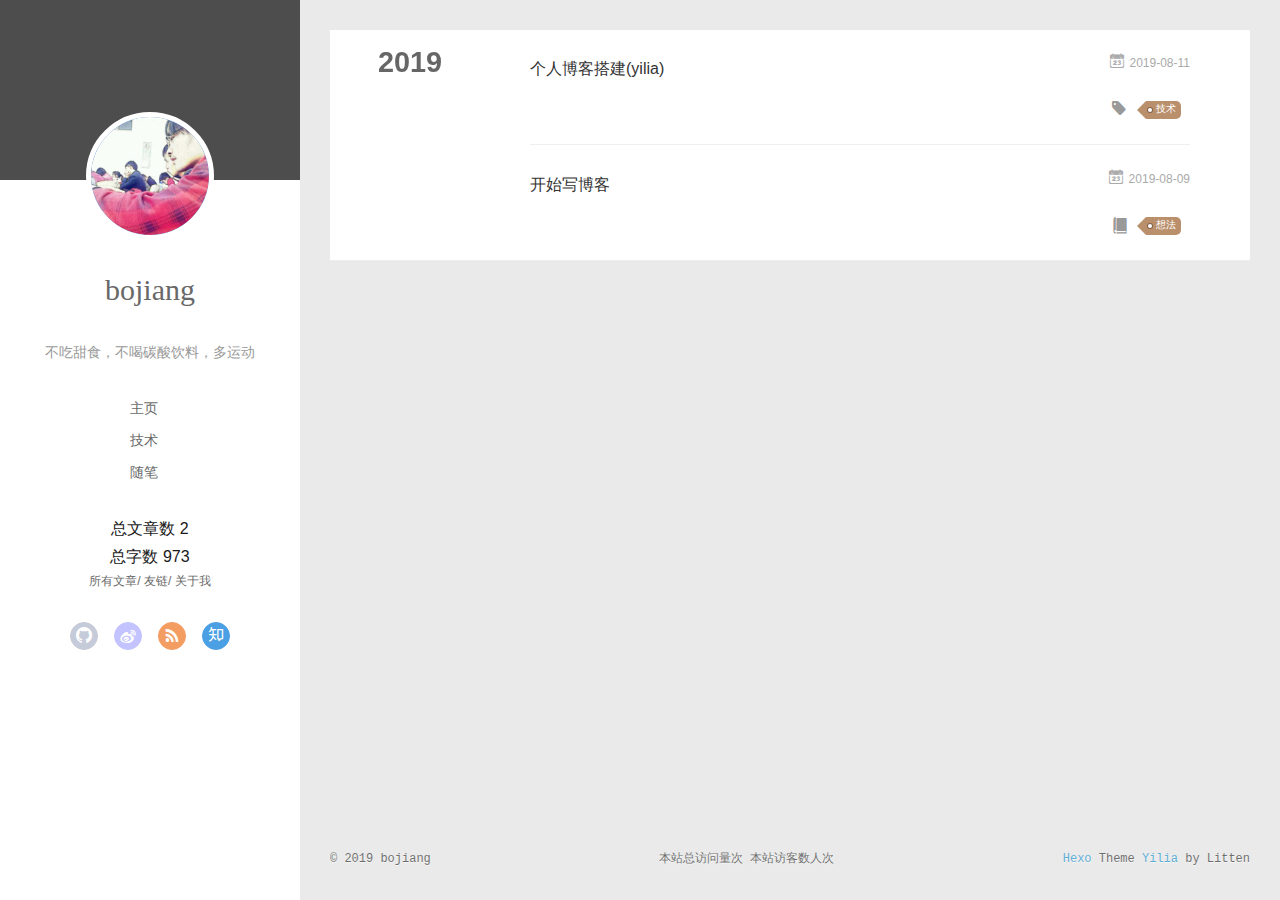
<file: archives/2019/08/index.html>
<!DOCTYPE html>
<html>
<head><meta name="generator" content="Hexo 3.9.0">
  <meta charset="utf-8">
  
  <meta name="renderer" content="webkit">
  <meta http-equiv="X-UA-Compatible" content="IE=edge">
  <link rel="dns-prefetch" href="http://yoursite.com">
  <title>Archives: 2019/8 | bojiang的博客</title>
  <meta name="viewport" content="width=device-width, initial-scale=1, maximum-scale=1">
  <meta name="description" content="程序员">
<meta name="keywords" content="python,go,vue,程序员,果粉,骑行">
<meta property="og:type" content="website">
<meta property="og:title" content="bojiang的博客">
<meta property="og:url" content="http://yoursite.com/archives/2019/08/index.html">
<meta property="og:site_name" content="bojiang的博客">
<meta property="og:description" content="程序员">
<meta property="og:locale" content="zh-CN">
<meta name="twitter:card" content="summary">
<meta name="twitter:title" content="bojiang的博客">
<meta name="twitter:description" content="程序员">
  
    <link rel="alternative" href="/atom.xml" title="bojiang的博客" type="application/atom+xml">
  
  
    <link rel="icon" href="/assets/head.jpeg">
  
  <link rel="stylesheet" type="text/css" href="/./main.0cf68a.css">
  <style type="text/css">
  
    #container.show {
      background: linear-gradient(200deg,#a0cfe4,#e8c37e);
    }
  </style>
  

  

</head>
</html>
<body>
  <div id="container" q-class="show:isCtnShow">
    <canvas id="anm-canvas" class="anm-canvas"></canvas>
    <div class="left-col" q-class="show:isShow">
      
<div class="overlay" style="background: #4d4d4d"></div>
<div class="intrude-less">
	<header id="header" class="inner">
		<a href="/" class="profilepic">
			<img src="/assets/head.jpeg" class="js-avatar">
		</a>
		<hgroup>
		  <h1 class="header-author"><a href="/">bojiang</a></h1>
		</hgroup>
		
		<p class="header-subtitle">不吃甜食，不喝碳酸饮料，多运动</p>
		

		<nav class="header-menu">
			<ul>
			
				<li><a href="/">主页</a></li>
	        
				<li><a href="/tags/articles/">技术</a></li>
	        
				<li><a href="/tags/随笔/">随笔</a></li>
	        
			</ul>
		</nav>
<nav>
总文章数 2
</nav>
总字数 <span class="post-count">973</span>
		<nav class="header-smart-menu">
    		
    			
    			<a q-on="click: openSlider(e, 'innerArchive')" href="javascript:void(0)">所有文章</a>
    			
            
    			
    			<a q-on="click: openSlider(e, 'friends')" href="javascript:void(0)">友链</a>
    			
            
    			
    			<a q-on="click: openSlider(e, 'aboutme')" href="javascript:void(0)">关于我</a>
    			
            
		</nav>
		<nav class="header-nav">
			<div class="social">
				
					<a class="github" target="_blank" href="https://github.com/jiangbo202" title="github"><i class="icon-github"></i></a>
		        
					<a class="weibo" target="_blank" href="#" title="weibo"><i class="icon-weibo"></i></a>
		        
					<a class="rss" target="_blank" href="#" title="rss"><i class="icon-rss"></i></a>
		        
					<a class="zhihu" target="_blank" href="https://www.zhihu.com" title="zhihu"><i class="icon-zhihu"></i></a>
		        
			</div>
		</nav>
	</header>		
</div>

    </div>
    <div class="mid-col" q-class="show:isShow,hide:isShow|isFalse">
      
<nav id="mobile-nav">
  	<div class="overlay js-overlay" style="background: #4d4d4d"></div>
	<div class="btnctn js-mobile-btnctn">
  		<div class="slider-trigger list" q-on="click: openSlider(e)"><i class="icon icon-sort"></i></div>
	</div>
	<div class="intrude-less">
		<header id="header" class="inner">
			<div class="profilepic">
				<img src="/assets/head.jpeg" class="js-avatar">
			</div>
			<hgroup>
			  <h1 class="header-author js-header-author">bojiang</h1>
			</hgroup>
			
			<p class="header-subtitle"><i class="icon icon-quo-left"></i>不吃甜食，不喝碳酸饮料，多运动<i class="icon icon-quo-right"></i></p>
			
			
			
				
			
				
			
				
			
			
			
			<nav class="header-nav">
				<div class="social">
					
						<a class="github" target="_blank" href="https://github.com/jiangbo202" title="github"><i class="icon-github"></i></a>
			        
						<a class="weibo" target="_blank" href="#" title="weibo"><i class="icon-weibo"></i></a>
			        
						<a class="rss" target="_blank" href="#" title="rss"><i class="icon-rss"></i></a>
			        
						<a class="zhihu" target="_blank" href="https://www.zhihu.com" title="zhihu"><i class="icon-zhihu"></i></a>
			        
				</div>
			</nav>

			<nav class="header-menu js-header-menu">
				<ul style="width: 70%">
				
				
					<li style="width: 33.333333333333336%"><a href="/">主页</a></li>
		        
					<li style="width: 33.333333333333336%"><a href="/tags/articles/">技术</a></li>
		        
					<li style="width: 33.333333333333336%"><a href="/tags/随笔/">随笔</a></li>
		        
				</ul>
			</nav>
		</header>				
	</div>
	<div class="mobile-mask" style="display:none" q-show="isShow"></div>
</nav>

      <div id="wrapper" class="body-wrap">
        <div class="menu-l">
          <div class="canvas-wrap">
            <canvas data-colors="#eaeaea" data-sectionHeight="100" data-contentId="js-content" id="myCanvas1" class="anm-canvas"></canvas>
          </div>
          <div id="js-content" class="content-ll">
            
  
  
    
    
      
      
      <section class="archives-wrap">
        <div class="archive-year-wrap">
          <a href="/archives/2019" class="archive-year">2019</a>
        </div>
        <div class="archives">
    
    <article class="archive-article archive-type-post">
  <div class="archive-article-inner">
    <header class="archive-article-header">
      	<div class="article-meta">
	      	<a href="/2019/08/11/个人博客搭建-主题yilia/" class="archive-article-date">
  	<time datetime="2019-08-11T07:08:29.000Z" itemprop="datePublished"><i class="icon-calendar icon"></i>2019-08-11</time>
</a>
        </div>
    	 
  
    <h1 itemprop="name">
      <a class="archive-article-title" href="/2019/08/11/个人博客搭建-主题yilia/">个人博客搭建(yilia)</a>
    </h1>
  

        <div class="article-info info-on-right">
          
	<div class="article-tag tagcloud">
		<i class="icon-price-tags icon"></i>
		<ul class="article-tag-list">
			 
        		<li class="article-tag-list-item">
        			<a href="javascript:void(0)" class="js-tag article-tag-list-link color3">技术</a>
        		</li>
      		
		</ul>
	</div>

          

        </div>
        <div class="clearfix"></div>
    </header>
  </div>
</article>
  
    
    
    <article class="archive-article archive-type-post">
  <div class="archive-article-inner">
    <header class="archive-article-header">
      	<div class="article-meta">
	      	<a href="/2019/08/09/hello-world/" class="archive-article-date">
  	<time datetime="2019-08-09T11:26:00.000Z" itemprop="datePublished"><i class="icon-calendar icon"></i>2019-08-09</time>
</a>
        </div>
    	 
  
    <h1 itemprop="name">
      <a class="archive-article-title" href="/2019/08/09/hello-world/">开始写博客</a>
    </h1>
  

        <div class="article-info info-on-right">
          
          
	<div class="article-category tagcloud">
		<i class="icon-book icon"></i>
		<ul class="article-tag-list">
			 
        		<li class="article-tag-list-item">
        			<a href="/categories/想法//" class="article-tag-list-link color3">想法</a>
        		</li>
      		
		</ul>
	</div>


        </div>
        <div class="clearfix"></div>
    </header>
  </div>
</article>
  
  
    </div></section>
  

    


          </div>
        </div>
      </div>
      <footer id="footer">
  <div class="outer">
    <div id="footer-info">
    	<div class="footer-left">
    		&copy; 2019 bojiang
    	</div>
<span id="busuanzi_container_site_pv">    本站总访问量<span id="busuanzi_value_site_pv"></span>次</span>
<span id="busuanzi_container_site_uv">  本站访客数<span id="busuanzi_value_site_uv"></span>人次</span>
      	<div class="footer-right">
      		<a href="http://hexo.io/" target="_blank">Hexo</a>  Theme <a href="https://github.com/litten/hexo-theme-yilia" target="_blank">Yilia</a> by Litten
      	</div>
    </div>
  </div>
</footer>

    </div>
    <script>
	var yiliaConfig = {
		mathjax: false,
		isHome: false,
		isPost: false,
		isArchive: true,
		isTag: false,
		isCategory: false,
		open_in_new: false,
		toc_hide_index: true,
		root: "/",
		innerArchive: true,
		showTags: false
	}
</script>

<script>!function(t){function n(e){if(r[e])return r[e].exports;var i=r[e]={exports:{},id:e,loaded:!1};return t[e].call(i.exports,i,i.exports,n),i.loaded=!0,i.exports}var r={};n.m=t,n.c=r,n.p="./",n(0)}([function(t,n,r){r(195),t.exports=r(191)},function(t,n,r){var e=r(3),i=r(52),o=r(27),u=r(28),c=r(53),f="prototype",a=function(t,n,r){var s,l,h,v,p=t&a.F,d=t&a.G,y=t&a.S,g=t&a.P,b=t&a.B,m=d?e:y?e[n]||(e[n]={}):(e[n]||{})[f],x=d?i:i[n]||(i[n]={}),w=x[f]||(x[f]={});d&&(r=n);for(s in r)l=!p&&m&&void 0!==m[s],h=(l?m:r)[s],v=b&&l?c(h,e):g&&"function"==typeof h?c(Function.call,h):h,m&&u(m,s,h,t&a.U),x[s]!=h&&o(x,s,v),g&&w[s]!=h&&(w[s]=h)};e.core=i,a.F=1,a.G=2,a.S=4,a.P=8,a.B=16,a.W=32,a.U=64,a.R=128,t.exports=a},function(t,n,r){var e=r(6);t.exports=function(t){if(!e(t))throw TypeError(t+" is not an object!");return t}},function(t,n){var r=t.exports="undefined"!=typeof window&&window.Math==Math?window:"undefined"!=typeof self&&self.Math==Math?self:Function("return this")();"number"==typeof __g&&(__g=r)},function(t,n){t.exports=function(t){try{return!!t()}catch(t){return!0}}},function(t,n){var r=t.exports="undefined"!=typeof window&&window.Math==Math?window:"undefined"!=typeof self&&self.Math==Math?self:Function("return this")();"number"==typeof __g&&(__g=r)},function(t,n){t.exports=function(t){return"object"==typeof t?null!==t:"function"==typeof t}},function(t,n,r){var e=r(126)("wks"),i=r(76),o=r(3).Symbol,u="function"==typeof o;(t.exports=function(t){return e[t]||(e[t]=u&&o[t]||(u?o:i)("Symbol."+t))}).store=e},function(t,n){var r={}.hasOwnProperty;t.exports=function(t,n){return r.call(t,n)}},function(t,n,r){var e=r(94),i=r(33);t.exports=function(t){return e(i(t))}},function(t,n,r){t.exports=!r(4)(function(){return 7!=Object.defineProperty({},"a",{get:function(){return 7}}).a})},function(t,n,r){var e=r(2),i=r(167),o=r(50),u=Object.defineProperty;n.f=r(10)?Object.defineProperty:function(t,n,r){if(e(t),n=o(n,!0),e(r),i)try{return u(t,n,r)}catch(t){}if("get"in r||"set"in r)throw TypeError("Accessors not supported!");return"value"in r&&(t[n]=r.value),t}},function(t,n,r){t.exports=!r(18)(function(){return 7!=Object.defineProperty({},"a",{get:function(){return 7}}).a})},function(t,n,r){var e=r(14),i=r(22);t.exports=r(12)?function(t,n,r){return e.f(t,n,i(1,r))}:function(t,n,r){return t[n]=r,t}},function(t,n,r){var e=r(20),i=r(58),o=r(42),u=Object.defineProperty;n.f=r(12)?Object.defineProperty:function(t,n,r){if(e(t),n=o(n,!0),e(r),i)try{return u(t,n,r)}catch(t){}if("get"in r||"set"in r)throw TypeError("Accessors not supported!");return"value"in r&&(t[n]=r.value),t}},function(t,n,r){var e=r(40)("wks"),i=r(23),o=r(5).Symbol,u="function"==typeof o;(t.exports=function(t){return e[t]||(e[t]=u&&o[t]||(u?o:i)("Symbol."+t))}).store=e},function(t,n,r){var e=r(67),i=Math.min;t.exports=function(t){return t>0?i(e(t),9007199254740991):0}},function(t,n,r){var e=r(46);t.exports=function(t){return Object(e(t))}},function(t,n){t.exports=function(t){try{return!!t()}catch(t){return!0}}},function(t,n,r){var e=r(63),i=r(34);t.exports=Object.keys||function(t){return e(t,i)}},function(t,n,r){var e=r(21);t.exports=function(t){if(!e(t))throw TypeError(t+" is not an object!");return t}},function(t,n){t.exports=function(t){return"object"==typeof t?null!==t:"function"==typeof t}},function(t,n){t.exports=function(t,n){return{enumerable:!(1&t),configurable:!(2&t),writable:!(4&t),value:n}}},function(t,n){var r=0,e=Math.random();t.exports=function(t){return"Symbol(".concat(void 0===t?"":t,")_",(++r+e).toString(36))}},function(t,n){var r={}.hasOwnProperty;t.exports=function(t,n){return r.call(t,n)}},function(t,n){var r=t.exports={version:"2.4.0"};"number"==typeof __e&&(__e=r)},function(t,n){t.exports=function(t){if("function"!=typeof t)throw TypeError(t+" is not a function!");return t}},function(t,n,r){var e=r(11),i=r(66);t.exports=r(10)?function(t,n,r){return e.f(t,n,i(1,r))}:function(t,n,r){return t[n]=r,t}},function(t,n,r){var e=r(3),i=r(27),o=r(24),u=r(76)("src"),c="toString",f=Function[c],a=(""+f).split(c);r(52).inspectSource=function(t){return f.call(t)},(t.exports=function(t,n,r,c){var f="function"==typeof r;f&&(o(r,"name")||i(r,"name",n)),t[n]!==r&&(f&&(o(r,u)||i(r,u,t[n]?""+t[n]:a.join(String(n)))),t===e?t[n]=r:c?t[n]?t[n]=r:i(t,n,r):(delete t[n],i(t,n,r)))})(Function.prototype,c,function(){return"function"==typeof this&&this[u]||f.call(this)})},function(t,n,r){var e=r(1),i=r(4),o=r(46),u=function(t,n,r,e){var i=String(o(t)),u="<"+n;return""!==r&&(u+=" "+r+'="'+String(e).replace(/"/g,"&quot;")+'"'),u+">"+i+"</"+n+">"};t.exports=function(t,n){var r={};r[t]=n(u),e(e.P+e.F*i(function(){var n=""[t]('"');return n!==n.toLowerCase()||n.split('"').length>3}),"String",r)}},function(t,n,r){var e=r(115),i=r(46);t.exports=function(t){return e(i(t))}},function(t,n,r){var e=r(116),i=r(66),o=r(30),u=r(50),c=r(24),f=r(167),a=Object.getOwnPropertyDescriptor;n.f=r(10)?a:function(t,n){if(t=o(t),n=u(n,!0),f)try{return a(t,n)}catch(t){}if(c(t,n))return i(!e.f.call(t,n),t[n])}},function(t,n,r){var e=r(24),i=r(17),o=r(145)("IE_PROTO"),u=Object.prototype;t.exports=Object.getPrototypeOf||function(t){return t=i(t),e(t,o)?t[o]:"function"==typeof t.constructor&&t instanceof t.constructor?t.constructor.prototype:t instanceof Object?u:null}},function(t,n){t.exports=function(t){if(void 0==t)throw TypeError("Can't call method on  "+t);return t}},function(t,n){t.exports="constructor,hasOwnProperty,isPrototypeOf,propertyIsEnumerable,toLocaleString,toString,valueOf".split(",")},function(t,n){t.exports={}},function(t,n){t.exports=!0},function(t,n){n.f={}.propertyIsEnumerable},function(t,n,r){var e=r(14).f,i=r(8),o=r(15)("toStringTag");t.exports=function(t,n,r){t&&!i(t=r?t:t.prototype,o)&&e(t,o,{configurable:!0,value:n})}},function(t,n,r){var e=r(40)("keys"),i=r(23);t.exports=function(t){return e[t]||(e[t]=i(t))}},function(t,n,r){var e=r(5),i="__core-js_shared__",o=e[i]||(e[i]={});t.exports=function(t){return o[t]||(o[t]={})}},function(t,n){var r=Math.ceil,e=Math.floor;t.exports=function(t){return isNaN(t=+t)?0:(t>0?e:r)(t)}},function(t,n,r){var e=r(21);t.exports=function(t,n){if(!e(t))return t;var r,i;if(n&&"function"==typeof(r=t.toString)&&!e(i=r.call(t)))return i;if("function"==typeof(r=t.valueOf)&&!e(i=r.call(t)))return i;if(!n&&"function"==typeof(r=t.toString)&&!e(i=r.call(t)))return i;throw TypeError("Can't convert object to primitive value")}},function(t,n,r){var e=r(5),i=r(25),o=r(36),u=r(44),c=r(14).f;t.exports=function(t){var n=i.Symbol||(i.Symbol=o?{}:e.Symbol||{});"_"==t.charAt(0)||t in n||c(n,t,{value:u.f(t)})}},function(t,n,r){n.f=r(15)},function(t,n){var r={}.toString;t.exports=function(t){return r.call(t).slice(8,-1)}},function(t,n){t.exports=function(t){if(void 0==t)throw TypeError("Can't call method on  "+t);return t}},function(t,n,r){var e=r(4);t.exports=function(t,n){return!!t&&e(function(){n?t.call(null,function(){},1):t.call(null)})}},function(t,n,r){var e=r(53),i=r(115),o=r(17),u=r(16),c=r(203);t.exports=function(t,n){var r=1==t,f=2==t,a=3==t,s=4==t,l=6==t,h=5==t||l,v=n||c;return function(n,c,p){for(var d,y,g=o(n),b=i(g),m=e(c,p,3),x=u(b.length),w=0,S=r?v(n,x):f?v(n,0):void 0;x>w;w++)if((h||w in b)&&(d=b[w],y=m(d,w,g),t))if(r)S[w]=y;else if(y)switch(t){case 3:return!0;case 5:return d;case 6:return w;case 2:S.push(d)}else if(s)return!1;return l?-1:a||s?s:S}}},function(t,n,r){var e=r(1),i=r(52),o=r(4);t.exports=function(t,n){var r=(i.Object||{})[t]||Object[t],u={};u[t]=n(r),e(e.S+e.F*o(function(){r(1)}),"Object",u)}},function(t,n,r){var e=r(6);t.exports=function(t,n){if(!e(t))return t;var r,i;if(n&&"function"==typeof(r=t.toString)&&!e(i=r.call(t)))return i;if("function"==typeof(r=t.valueOf)&&!e(i=r.call(t)))return i;if(!n&&"function"==typeof(r=t.toString)&&!e(i=r.call(t)))return i;throw TypeError("Can't convert object to primitive value")}},function(t,n,r){var e=r(5),i=r(25),o=r(91),u=r(13),c="prototype",f=function(t,n,r){var a,s,l,h=t&f.F,v=t&f.G,p=t&f.S,d=t&f.P,y=t&f.B,g=t&f.W,b=v?i:i[n]||(i[n]={}),m=b[c],x=v?e:p?e[n]:(e[n]||{})[c];v&&(r=n);for(a in r)(s=!h&&x&&void 0!==x[a])&&a in b||(l=s?x[a]:r[a],b[a]=v&&"function"!=typeof x[a]?r[a]:y&&s?o(l,e):g&&x[a]==l?function(t){var n=function(n,r,e){if(this instanceof t){switch(arguments.length){case 0:return new t;case 1:return new t(n);case 2:return new t(n,r)}return new t(n,r,e)}return t.apply(this,arguments)};return n[c]=t[c],n}(l):d&&"function"==typeof l?o(Function.call,l):l,d&&((b.virtual||(b.virtual={}))[a]=l,t&f.R&&m&&!m[a]&&u(m,a,l)))};f.F=1,f.G=2,f.S=4,f.P=8,f.B=16,f.W=32,f.U=64,f.R=128,t.exports=f},function(t,n){var r=t.exports={version:"2.4.0"};"number"==typeof __e&&(__e=r)},function(t,n,r){var e=r(26);t.exports=function(t,n,r){if(e(t),void 0===n)return t;switch(r){case 1:return function(r){return t.call(n,r)};case 2:return function(r,e){return t.call(n,r,e)};case 3:return function(r,e,i){return t.call(n,r,e,i)}}return function(){return t.apply(n,arguments)}}},function(t,n,r){var e=r(183),i=r(1),o=r(126)("metadata"),u=o.store||(o.store=new(r(186))),c=function(t,n,r){var i=u.get(t);if(!i){if(!r)return;u.set(t,i=new e)}var o=i.get(n);if(!o){if(!r)return;i.set(n,o=new e)}return o},f=function(t,n,r){var e=c(n,r,!1);return void 0!==e&&e.has(t)},a=function(t,n,r){var e=c(n,r,!1);return void 0===e?void 0:e.get(t)},s=function(t,n,r,e){c(r,e,!0).set(t,n)},l=function(t,n){var r=c(t,n,!1),e=[];return r&&r.forEach(function(t,n){e.push(n)}),e},h=function(t){return void 0===t||"symbol"==typeof t?t:String(t)},v=function(t){i(i.S,"Reflect",t)};t.exports={store:u,map:c,has:f,get:a,set:s,keys:l,key:h,exp:v}},function(t,n,r){"use strict";if(r(10)){var e=r(69),i=r(3),o=r(4),u=r(1),c=r(127),f=r(152),a=r(53),s=r(68),l=r(66),h=r(27),v=r(73),p=r(67),d=r(16),y=r(75),g=r(50),b=r(24),m=r(180),x=r(114),w=r(6),S=r(17),_=r(137),O=r(70),E=r(32),P=r(71).f,j=r(154),F=r(76),M=r(7),A=r(48),N=r(117),T=r(146),I=r(155),k=r(80),L=r(123),R=r(74),C=r(130),D=r(160),U=r(11),W=r(31),G=U.f,B=W.f,V=i.RangeError,z=i.TypeError,q=i.Uint8Array,K="ArrayBuffer",J="Shared"+K,Y="BYTES_PER_ELEMENT",H="prototype",$=Array[H],X=f.ArrayBuffer,Q=f.DataView,Z=A(0),tt=A(2),nt=A(3),rt=A(4),et=A(5),it=A(6),ot=N(!0),ut=N(!1),ct=I.values,ft=I.keys,at=I.entries,st=$.lastIndexOf,lt=$.reduce,ht=$.reduceRight,vt=$.join,pt=$.sort,dt=$.slice,yt=$.toString,gt=$.toLocaleString,bt=M("iterator"),mt=M("toStringTag"),xt=F("typed_constructor"),wt=F("def_constructor"),St=c.CONSTR,_t=c.TYPED,Ot=c.VIEW,Et="Wrong length!",Pt=A(1,function(t,n){return Tt(T(t,t[wt]),n)}),jt=o(function(){return 1===new q(new Uint16Array([1]).buffer)[0]}),Ft=!!q&&!!q[H].set&&o(function(){new q(1).set({})}),Mt=function(t,n){if(void 0===t)throw z(Et);var r=+t,e=d(t);if(n&&!m(r,e))throw V(Et);return e},At=function(t,n){var r=p(t);if(r<0||r%n)throw V("Wrong offset!");return r},Nt=function(t){if(w(t)&&_t in t)return t;throw z(t+" is not a typed array!")},Tt=function(t,n){if(!(w(t)&&xt in t))throw z("It is not a typed array constructor!");return new t(n)},It=function(t,n){return kt(T(t,t[wt]),n)},kt=function(t,n){for(var r=0,e=n.length,i=Tt(t,e);e>r;)i[r]=n[r++];return i},Lt=function(t,n,r){G(t,n,{get:function(){return this._d[r]}})},Rt=function(t){var n,r,e,i,o,u,c=S(t),f=arguments.length,s=f>1?arguments[1]:void 0,l=void 0!==s,h=j(c);if(void 0!=h&&!_(h)){for(u=h.call(c),e=[],n=0;!(o=u.next()).done;n++)e.push(o.value);c=e}for(l&&f>2&&(s=a(s,arguments[2],2)),n=0,r=d(c.length),i=Tt(this,r);r>n;n++)i[n]=l?s(c[n],n):c[n];return i},Ct=function(){for(var t=0,n=arguments.length,r=Tt(this,n);n>t;)r[t]=arguments[t++];return r},Dt=!!q&&o(function(){gt.call(new q(1))}),Ut=function(){return gt.apply(Dt?dt.call(Nt(this)):Nt(this),arguments)},Wt={copyWithin:function(t,n){return D.call(Nt(this),t,n,arguments.length>2?arguments[2]:void 0)},every:function(t){return rt(Nt(this),t,arguments.length>1?arguments[1]:void 0)},fill:function(t){return C.apply(Nt(this),arguments)},filter:function(t){return It(this,tt(Nt(this),t,arguments.length>1?arguments[1]:void 0))},find:function(t){return et(Nt(this),t,arguments.length>1?arguments[1]:void 0)},findIndex:function(t){return it(Nt(this),t,arguments.length>1?arguments[1]:void 0)},forEach:function(t){Z(Nt(this),t,arguments.length>1?arguments[1]:void 0)},indexOf:function(t){return ut(Nt(this),t,arguments.length>1?arguments[1]:void 0)},includes:function(t){return ot(Nt(this),t,arguments.length>1?arguments[1]:void 0)},join:function(t){return vt.apply(Nt(this),arguments)},lastIndexOf:function(t){return st.apply(Nt(this),arguments)},map:function(t){return Pt(Nt(this),t,arguments.length>1?arguments[1]:void 0)},reduce:function(t){return lt.apply(Nt(this),arguments)},reduceRight:function(t){return ht.apply(Nt(this),arguments)},reverse:function(){for(var t,n=this,r=Nt(n).length,e=Math.floor(r/2),i=0;i<e;)t=n[i],n[i++]=n[--r],n[r]=t;return n},some:function(t){return nt(Nt(this),t,arguments.length>1?arguments[1]:void 0)},sort:function(t){return pt.call(Nt(this),t)},subarray:function(t,n){var r=Nt(this),e=r.length,i=y(t,e);return new(T(r,r[wt]))(r.buffer,r.byteOffset+i*r.BYTES_PER_ELEMENT,d((void 0===n?e:y(n,e))-i))}},Gt=function(t,n){return It(this,dt.call(Nt(this),t,n))},Bt=function(t){Nt(this);var n=At(arguments[1],1),r=this.length,e=S(t),i=d(e.length),o=0;if(i+n>r)throw V(Et);for(;o<i;)this[n+o]=e[o++]},Vt={entries:function(){return at.call(Nt(this))},keys:function(){return ft.call(Nt(this))},values:function(){return ct.call(Nt(this))}},zt=function(t,n){return w(t)&&t[_t]&&"symbol"!=typeof n&&n in t&&String(+n)==String(n)},qt=function(t,n){return zt(t,n=g(n,!0))?l(2,t[n]):B(t,n)},Kt=function(t,n,r){return!(zt(t,n=g(n,!0))&&w(r)&&b(r,"value"))||b(r,"get")||b(r,"set")||r.configurable||b(r,"writable")&&!r.writable||b(r,"enumerable")&&!r.enumerable?G(t,n,r):(t[n]=r.value,t)};St||(W.f=qt,U.f=Kt),u(u.S+u.F*!St,"Object",{getOwnPropertyDescriptor:qt,defineProperty:Kt}),o(function(){yt.call({})})&&(yt=gt=function(){return vt.call(this)});var Jt=v({},Wt);v(Jt,Vt),h(Jt,bt,Vt.values),v(Jt,{slice:Gt,set:Bt,constructor:function(){},toString:yt,toLocaleString:Ut}),Lt(Jt,"buffer","b"),Lt(Jt,"byteOffset","o"),Lt(Jt,"byteLength","l"),Lt(Jt,"length","e"),G(Jt,mt,{get:function(){return this[_t]}}),t.exports=function(t,n,r,f){f=!!f;var a=t+(f?"Clamped":"")+"Array",l="Uint8Array"!=a,v="get"+t,p="set"+t,y=i[a],g=y||{},b=y&&E(y),m=!y||!c.ABV,S={},_=y&&y[H],j=function(t,r){var e=t._d;return e.v[v](r*n+e.o,jt)},F=function(t,r,e){var i=t._d;f&&(e=(e=Math.round(e))<0?0:e>255?255:255&e),i.v[p](r*n+i.o,e,jt)},M=function(t,n){G(t,n,{get:function(){return j(this,n)},set:function(t){return F(this,n,t)},enumerable:!0})};m?(y=r(function(t,r,e,i){s(t,y,a,"_d");var o,u,c,f,l=0,v=0;if(w(r)){if(!(r instanceof X||(f=x(r))==K||f==J))return _t in r?kt(y,r):Rt.call(y,r);o=r,v=At(e,n);var p=r.byteLength;if(void 0===i){if(p%n)throw V(Et);if((u=p-v)<0)throw V(Et)}else if((u=d(i)*n)+v>p)throw V(Et);c=u/n}else c=Mt(r,!0),u=c*n,o=new X(u);for(h(t,"_d",{b:o,o:v,l:u,e:c,v:new Q(o)});l<c;)M(t,l++)}),_=y[H]=O(Jt),h(_,"constructor",y)):L(function(t){new y(null),new y(t)},!0)||(y=r(function(t,r,e,i){s(t,y,a);var o;return w(r)?r instanceof X||(o=x(r))==K||o==J?void 0!==i?new g(r,At(e,n),i):void 0!==e?new g(r,At(e,n)):new g(r):_t in r?kt(y,r):Rt.call(y,r):new g(Mt(r,l))}),Z(b!==Function.prototype?P(g).concat(P(b)):P(g),function(t){t in y||h(y,t,g[t])}),y[H]=_,e||(_.constructor=y));var A=_[bt],N=!!A&&("values"==A.name||void 0==A.name),T=Vt.values;h(y,xt,!0),h(_,_t,a),h(_,Ot,!0),h(_,wt,y),(f?new y(1)[mt]==a:mt in _)||G(_,mt,{get:function(){return a}}),S[a]=y,u(u.G+u.W+u.F*(y!=g),S),u(u.S,a,{BYTES_PER_ELEMENT:n,from:Rt,of:Ct}),Y in _||h(_,Y,n),u(u.P,a,Wt),R(a),u(u.P+u.F*Ft,a,{set:Bt}),u(u.P+u.F*!N,a,Vt),u(u.P+u.F*(_.toString!=yt),a,{toString:yt}),u(u.P+u.F*o(function(){new y(1).slice()}),a,{slice:Gt}),u(u.P+u.F*(o(function(){return[1,2].toLocaleString()!=new y([1,2]).toLocaleString()})||!o(function(){_.toLocaleString.call([1,2])})),a,{toLocaleString:Ut}),k[a]=N?A:T,e||N||h(_,bt,T)}}else t.exports=function(){}},function(t,n){var r={}.toString;t.exports=function(t){return r.call(t).slice(8,-1)}},function(t,n,r){var e=r(21),i=r(5).document,o=e(i)&&e(i.createElement);t.exports=function(t){return o?i.createElement(t):{}}},function(t,n,r){t.exports=!r(12)&&!r(18)(function(){return 7!=Object.defineProperty(r(57)("div"),"a",{get:function(){return 7}}).a})},function(t,n,r){"use strict";var e=r(36),i=r(51),o=r(64),u=r(13),c=r(8),f=r(35),a=r(96),s=r(38),l=r(103),h=r(15)("iterator"),v=!([].keys&&"next"in[].keys()),p="keys",d="values",y=function(){return this};t.exports=function(t,n,r,g,b,m,x){a(r,n,g);var w,S,_,O=function(t){if(!v&&t in F)return F[t];switch(t){case p:case d:return function(){return new r(this,t)}}return function(){return new r(this,t)}},E=n+" Iterator",P=b==d,j=!1,F=t.prototype,M=F[h]||F["@@iterator"]||b&&F[b],A=M||O(b),N=b?P?O("entries"):A:void 0,T="Array"==n?F.entries||M:M;if(T&&(_=l(T.call(new t)))!==Object.prototype&&(s(_,E,!0),e||c(_,h)||u(_,h,y)),P&&M&&M.name!==d&&(j=!0,A=function(){return M.call(this)}),e&&!x||!v&&!j&&F[h]||u(F,h,A),f[n]=A,f[E]=y,b)if(w={values:P?A:O(d),keys:m?A:O(p),entries:N},x)for(S in w)S in F||o(F,S,w[S]);else i(i.P+i.F*(v||j),n,w);return w}},function(t,n,r){var e=r(20),i=r(100),o=r(34),u=r(39)("IE_PROTO"),c=function(){},f="prototype",a=function(){var t,n=r(57)("iframe"),e=o.length;for(n.style.display="none",r(93).appendChild(n),n.src="javascript:",t=n.contentWindow.document,t.open(),t.write("<script>document.F=Object<\/script>"),t.close(),a=t.F;e--;)delete a[f][o[e]];return a()};t.exports=Object.create||function(t,n){var r;return null!==t?(c[f]=e(t),r=new c,c[f]=null,r[u]=t):r=a(),void 0===n?r:i(r,n)}},function(t,n,r){var e=r(63),i=r(34).concat("length","prototype");n.f=Object.getOwnPropertyNames||function(t){return e(t,i)}},function(t,n){n.f=Object.getOwnPropertySymbols},function(t,n,r){var e=r(8),i=r(9),o=r(90)(!1),u=r(39)("IE_PROTO");t.exports=function(t,n){var r,c=i(t),f=0,a=[];for(r in c)r!=u&&e(c,r)&&a.push(r);for(;n.length>f;)e(c,r=n[f++])&&(~o(a,r)||a.push(r));return a}},function(t,n,r){t.exports=r(13)},function(t,n,r){var e=r(76)("meta"),i=r(6),o=r(24),u=r(11).f,c=0,f=Object.isExtensible||function(){return!0},a=!r(4)(function(){return f(Object.preventExtensions({}))}),s=function(t){u(t,e,{value:{i:"O"+ ++c,w:{}}})},l=function(t,n){if(!i(t))return"symbol"==typeof t?t:("string"==typeof t?"S":"P")+t;if(!o(t,e)){if(!f(t))return"F";if(!n)return"E";s(t)}return t[e].i},h=function(t,n){if(!o(t,e)){if(!f(t))return!0;if(!n)return!1;s(t)}return t[e].w},v=function(t){return a&&p.NEED&&f(t)&&!o(t,e)&&s(t),t},p=t.exports={KEY:e,NEED:!1,fastKey:l,getWeak:h,onFreeze:v}},function(t,n){t.exports=function(t,n){return{enumerable:!(1&t),configurable:!(2&t),writable:!(4&t),value:n}}},function(t,n){var r=Math.ceil,e=Math.floor;t.exports=function(t){return isNaN(t=+t)?0:(t>0?e:r)(t)}},function(t,n){t.exports=function(t,n,r,e){if(!(t instanceof n)||void 0!==e&&e in t)throw TypeError(r+": incorrect invocation!");return t}},function(t,n){t.exports=!1},function(t,n,r){var e=r(2),i=r(173),o=r(133),u=r(145)("IE_PROTO"),c=function(){},f="prototype",a=function(){var t,n=r(132)("iframe"),e=o.length;for(n.style.display="none",r(135).appendChild(n),n.src="javascript:",t=n.contentWindow.document,t.open(),t.write("<script>document.F=Object<\/script>"),t.close(),a=t.F;e--;)delete a[f][o[e]];return a()};t.exports=Object.create||function(t,n){var r;return null!==t?(c[f]=e(t),r=new c,c[f]=null,r[u]=t):r=a(),void 0===n?r:i(r,n)}},function(t,n,r){var e=r(175),i=r(133).concat("length","prototype");n.f=Object.getOwnPropertyNames||function(t){return e(t,i)}},function(t,n,r){var e=r(175),i=r(133);t.exports=Object.keys||function(t){return e(t,i)}},function(t,n,r){var e=r(28);t.exports=function(t,n,r){for(var i in n)e(t,i,n[i],r);return t}},function(t,n,r){"use strict";var e=r(3),i=r(11),o=r(10),u=r(7)("species");t.exports=function(t){var n=e[t];o&&n&&!n[u]&&i.f(n,u,{configurable:!0,get:function(){return this}})}},function(t,n,r){var e=r(67),i=Math.max,o=Math.min;t.exports=function(t,n){return t=e(t),t<0?i(t+n,0):o(t,n)}},function(t,n){var r=0,e=Math.random();t.exports=function(t){return"Symbol(".concat(void 0===t?"":t,")_",(++r+e).toString(36))}},function(t,n,r){var e=r(33);t.exports=function(t){return Object(e(t))}},function(t,n,r){var e=r(7)("unscopables"),i=Array.prototype;void 0==i[e]&&r(27)(i,e,{}),t.exports=function(t){i[e][t]=!0}},function(t,n,r){var e=r(53),i=r(169),o=r(137),u=r(2),c=r(16),f=r(154),a={},s={},n=t.exports=function(t,n,r,l,h){var v,p,d,y,g=h?function(){return t}:f(t),b=e(r,l,n?2:1),m=0;if("function"!=typeof g)throw TypeError(t+" is not iterable!");if(o(g)){for(v=c(t.length);v>m;m++)if((y=n?b(u(p=t[m])[0],p[1]):b(t[m]))===a||y===s)return y}else for(d=g.call(t);!(p=d.next()).done;)if((y=i(d,b,p.value,n))===a||y===s)return y};n.BREAK=a,n.RETURN=s},function(t,n){t.exports={}},function(t,n,r){var e=r(11).f,i=r(24),o=r(7)("toStringTag");t.exports=function(t,n,r){t&&!i(t=r?t:t.prototype,o)&&e(t,o,{configurable:!0,value:n})}},function(t,n,r){var e=r(1),i=r(46),o=r(4),u=r(150),c="["+u+"]",f="​",a=RegExp("^"+c+c+"*"),s=RegExp(c+c+"*$"),l=function(t,n,r){var i={},c=o(function(){return!!u[t]()||f[t]()!=f}),a=i[t]=c?n(h):u[t];r&&(i[r]=a),e(e.P+e.F*c,"String",i)},h=l.trim=function(t,n){return t=String(i(t)),1&n&&(t=t.replace(a,"")),2&n&&(t=t.replace(s,"")),t};t.exports=l},function(t,n,r){t.exports={default:r(86),__esModule:!0}},function(t,n,r){t.exports={default:r(87),__esModule:!0}},function(t,n,r){"use strict";function e(t){return t&&t.__esModule?t:{default:t}}n.__esModule=!0;var i=r(84),o=e(i),u=r(83),c=e(u),f="function"==typeof c.default&&"symbol"==typeof o.default?function(t){return typeof t}:function(t){return t&&"function"==typeof c.default&&t.constructor===c.default&&t!==c.default.prototype?"symbol":typeof t};n.default="function"==typeof c.default&&"symbol"===f(o.default)?function(t){return void 0===t?"undefined":f(t)}:function(t){return t&&"function"==typeof c.default&&t.constructor===c.default&&t!==c.default.prototype?"symbol":void 0===t?"undefined":f(t)}},function(t,n,r){r(110),r(108),r(111),r(112),t.exports=r(25).Symbol},function(t,n,r){r(109),r(113),t.exports=r(44).f("iterator")},function(t,n){t.exports=function(t){if("function"!=typeof t)throw TypeError(t+" is not a function!");return t}},function(t,n){t.exports=function(){}},function(t,n,r){var e=r(9),i=r(106),o=r(105);t.exports=function(t){return function(n,r,u){var c,f=e(n),a=i(f.length),s=o(u,a);if(t&&r!=r){for(;a>s;)if((c=f[s++])!=c)return!0}else for(;a>s;s++)if((t||s in f)&&f[s]===r)return t||s||0;return!t&&-1}}},function(t,n,r){var e=r(88);t.exports=function(t,n,r){if(e(t),void 0===n)return t;switch(r){case 1:return function(r){return t.call(n,r)};case 2:return function(r,e){return t.call(n,r,e)};case 3:return function(r,e,i){return t.call(n,r,e,i)}}return function(){return t.apply(n,arguments)}}},function(t,n,r){var e=r(19),i=r(62),o=r(37);t.exports=function(t){var n=e(t),r=i.f;if(r)for(var u,c=r(t),f=o.f,a=0;c.length>a;)f.call(t,u=c[a++])&&n.push(u);return n}},function(t,n,r){t.exports=r(5).document&&document.documentElement},function(t,n,r){var e=r(56);t.exports=Object("z").propertyIsEnumerable(0)?Object:function(t){return"String"==e(t)?t.split(""):Object(t)}},function(t,n,r){var e=r(56);t.exports=Array.isArray||function(t){return"Array"==e(t)}},function(t,n,r){"use strict";var e=r(60),i=r(22),o=r(38),u={};r(13)(u,r(15)("iterator"),function(){return this}),t.exports=function(t,n,r){t.prototype=e(u,{next:i(1,r)}),o(t,n+" Iterator")}},function(t,n){t.exports=function(t,n){return{value:n,done:!!t}}},function(t,n,r){var e=r(19),i=r(9);t.exports=function(t,n){for(var r,o=i(t),u=e(o),c=u.length,f=0;c>f;)if(o[r=u[f++]]===n)return r}},function(t,n,r){var e=r(23)("meta"),i=r(21),o=r(8),u=r(14).f,c=0,f=Object.isExtensible||function(){return!0},a=!r(18)(function(){return f(Object.preventExtensions({}))}),s=function(t){u(t,e,{value:{i:"O"+ ++c,w:{}}})},l=function(t,n){if(!i(t))return"symbol"==typeof t?t:("string"==typeof t?"S":"P")+t;if(!o(t,e)){if(!f(t))return"F";if(!n)return"E";s(t)}return t[e].i},h=function(t,n){if(!o(t,e)){if(!f(t))return!0;if(!n)return!1;s(t)}return t[e].w},v=function(t){return a&&p.NEED&&f(t)&&!o(t,e)&&s(t),t},p=t.exports={KEY:e,NEED:!1,fastKey:l,getWeak:h,onFreeze:v}},function(t,n,r){var e=r(14),i=r(20),o=r(19);t.exports=r(12)?Object.defineProperties:function(t,n){i(t);for(var r,u=o(n),c=u.length,f=0;c>f;)e.f(t,r=u[f++],n[r]);return t}},function(t,n,r){var e=r(37),i=r(22),o=r(9),u=r(42),c=r(8),f=r(58),a=Object.getOwnPropertyDescriptor;n.f=r(12)?a:function(t,n){if(t=o(t),n=u(n,!0),f)try{return a(t,n)}catch(t){}if(c(t,n))return i(!e.f.call(t,n),t[n])}},function(t,n,r){var e=r(9),i=r(61).f,o={}.toString,u="object"==typeof window&&window&&Object.getOwnPropertyNames?Object.getOwnPropertyNames(window):[],c=function(t){try{return i(t)}catch(t){return u.slice()}};t.exports.f=function(t){return u&&"[object Window]"==o.call(t)?c(t):i(e(t))}},function(t,n,r){var e=r(8),i=r(77),o=r(39)("IE_PROTO"),u=Object.prototype;t.exports=Object.getPrototypeOf||function(t){return t=i(t),e(t,o)?t[o]:"function"==typeof t.constructor&&t instanceof t.constructor?t.constructor.prototype:t instanceof Object?u:null}},function(t,n,r){var e=r(41),i=r(33);t.exports=function(t){return function(n,r){var o,u,c=String(i(n)),f=e(r),a=c.length;return f<0||f>=a?t?"":void 0:(o=c.charCodeAt(f),o<55296||o>56319||f+1===a||(u=c.charCodeAt(f+1))<56320||u>57343?t?c.charAt(f):o:t?c.slice(f,f+2):u-56320+(o-55296<<10)+65536)}}},function(t,n,r){var e=r(41),i=Math.max,o=Math.min;t.exports=function(t,n){return t=e(t),t<0?i(t+n,0):o(t,n)}},function(t,n,r){var e=r(41),i=Math.min;t.exports=function(t){return t>0?i(e(t),9007199254740991):0}},function(t,n,r){"use strict";var e=r(89),i=r(97),o=r(35),u=r(9);t.exports=r(59)(Array,"Array",function(t,n){this._t=u(t),this._i=0,this._k=n},function(){var t=this._t,n=this._k,r=this._i++;return!t||r>=t.length?(this._t=void 0,i(1)):"keys"==n?i(0,r):"values"==n?i(0,t[r]):i(0,[r,t[r]])},"values"),o.Arguments=o.Array,e("keys"),e("values"),e("entries")},function(t,n){},function(t,n,r){"use strict";var e=r(104)(!0);r(59)(String,"String",function(t){this._t=String(t),this._i=0},function(){var t,n=this._t,r=this._i;return r>=n.length?{value:void 0,done:!0}:(t=e(n,r),this._i+=t.length,{value:t,done:!1})})},function(t,n,r){"use strict";var e=r(5),i=r(8),o=r(12),u=r(51),c=r(64),f=r(99).KEY,a=r(18),s=r(40),l=r(38),h=r(23),v=r(15),p=r(44),d=r(43),y=r(98),g=r(92),b=r(95),m=r(20),x=r(9),w=r(42),S=r(22),_=r(60),O=r(102),E=r(101),P=r(14),j=r(19),F=E.f,M=P.f,A=O.f,N=e.Symbol,T=e.JSON,I=T&&T.stringify,k="prototype",L=v("_hidden"),R=v("toPrimitive"),C={}.propertyIsEnumerable,D=s("symbol-registry"),U=s("symbols"),W=s("op-symbols"),G=Object[k],B="function"==typeof N,V=e.QObject,z=!V||!V[k]||!V[k].findChild,q=o&&a(function(){return 7!=_(M({},"a",{get:function(){return M(this,"a",{value:7}).a}})).a})?function(t,n,r){var e=F(G,n);e&&delete G[n],M(t,n,r),e&&t!==G&&M(G,n,e)}:M,K=function(t){var n=U[t]=_(N[k]);return n._k=t,n},J=B&&"symbol"==typeof N.iterator?function(t){return"symbol"==typeof t}:function(t){return t instanceof N},Y=function(t,n,r){return t===G&&Y(W,n,r),m(t),n=w(n,!0),m(r),i(U,n)?(r.enumerable?(i(t,L)&&t[L][n]&&(t[L][n]=!1),r=_(r,{enumerable:S(0,!1)})):(i(t,L)||M(t,L,S(1,{})),t[L][n]=!0),q(t,n,r)):M(t,n,r)},H=function(t,n){m(t);for(var r,e=g(n=x(n)),i=0,o=e.length;o>i;)Y(t,r=e[i++],n[r]);return t},$=function(t,n){return void 0===n?_(t):H(_(t),n)},X=function(t){var n=C.call(this,t=w(t,!0));return!(this===G&&i(U,t)&&!i(W,t))&&(!(n||!i(this,t)||!i(U,t)||i(this,L)&&this[L][t])||n)},Q=function(t,n){if(t=x(t),n=w(n,!0),t!==G||!i(U,n)||i(W,n)){var r=F(t,n);return!r||!i(U,n)||i(t,L)&&t[L][n]||(r.enumerable=!0),r}},Z=function(t){for(var n,r=A(x(t)),e=[],o=0;r.length>o;)i(U,n=r[o++])||n==L||n==f||e.push(n);return e},tt=function(t){for(var n,r=t===G,e=A(r?W:x(t)),o=[],u=0;e.length>u;)!i(U,n=e[u++])||r&&!i(G,n)||o.push(U[n]);return o};B||(N=function(){if(this instanceof N)throw TypeError("Symbol is not a constructor!");var t=h(arguments.length>0?arguments[0]:void 0),n=function(r){this===G&&n.call(W,r),i(this,L)&&i(this[L],t)&&(this[L][t]=!1),q(this,t,S(1,r))};return o&&z&&q(G,t,{configurable:!0,set:n}),K(t)},c(N[k],"toString",function(){return this._k}),E.f=Q,P.f=Y,r(61).f=O.f=Z,r(37).f=X,r(62).f=tt,o&&!r(36)&&c(G,"propertyIsEnumerable",X,!0),p.f=function(t){return K(v(t))}),u(u.G+u.W+u.F*!B,{Symbol:N});for(var nt="hasInstance,isConcatSpreadable,iterator,match,replace,search,species,split,toPrimitive,toStringTag,unscopables".split(","),rt=0;nt.length>rt;)v(nt[rt++]);for(var nt=j(v.store),rt=0;nt.length>rt;)d(nt[rt++]);u(u.S+u.F*!B,"Symbol",{for:function(t){return i(D,t+="")?D[t]:D[t]=N(t)},keyFor:function(t){if(J(t))return y(D,t);throw TypeError(t+" is not a symbol!")},useSetter:function(){z=!0},useSimple:function(){z=!1}}),u(u.S+u.F*!B,"Object",{create:$,defineProperty:Y,defineProperties:H,getOwnPropertyDescriptor:Q,getOwnPropertyNames:Z,getOwnPropertySymbols:tt}),T&&u(u.S+u.F*(!B||a(function(){var t=N();return"[null]"!=I([t])||"{}"!=I({a:t})||"{}"!=I(Object(t))})),"JSON",{stringify:function(t){if(void 0!==t&&!J(t)){for(var n,r,e=[t],i=1;arguments.length>i;)e.push(arguments[i++]);return n=e[1],"function"==typeof n&&(r=n),!r&&b(n)||(n=function(t,n){if(r&&(n=r.call(this,t,n)),!J(n))return n}),e[1]=n,I.apply(T,e)}}}),N[k][R]||r(13)(N[k],R,N[k].valueOf),l(N,"Symbol"),l(Math,"Math",!0),l(e.JSON,"JSON",!0)},function(t,n,r){r(43)("asyncIterator")},function(t,n,r){r(43)("observable")},function(t,n,r){r(107);for(var e=r(5),i=r(13),o=r(35),u=r(15)("toStringTag"),c=["NodeList","DOMTokenList","MediaList","StyleSheetList","CSSRuleList"],f=0;f<5;f++){var a=c[f],s=e[a],l=s&&s.prototype;l&&!l[u]&&i(l,u,a),o[a]=o.Array}},function(t,n,r){var e=r(45),i=r(7)("toStringTag"),o="Arguments"==e(function(){return arguments}()),u=function(t,n){try{return t[n]}catch(t){}};t.exports=function(t){var n,r,c;return void 0===t?"Undefined":null===t?"Null":"string"==typeof(r=u(n=Object(t),i))?r:o?e(n):"Object"==(c=e(n))&&"function"==typeof n.callee?"Arguments":c}},function(t,n,r){var e=r(45);t.exports=Object("z").propertyIsEnumerable(0)?Object:function(t){return"String"==e(t)?t.split(""):Object(t)}},function(t,n){n.f={}.propertyIsEnumerable},function(t,n,r){var e=r(30),i=r(16),o=r(75);t.exports=function(t){return function(n,r,u){var c,f=e(n),a=i(f.length),s=o(u,a);if(t&&r!=r){for(;a>s;)if((c=f[s++])!=c)return!0}else for(;a>s;s++)if((t||s in f)&&f[s]===r)return t||s||0;return!t&&-1}}},function(t,n,r){"use strict";var e=r(3),i=r(1),o=r(28),u=r(73),c=r(65),f=r(79),a=r(68),s=r(6),l=r(4),h=r(123),v=r(81),p=r(136);t.exports=function(t,n,r,d,y,g){var b=e[t],m=b,x=y?"set":"add",w=m&&m.prototype,S={},_=function(t){var n=w[t];o(w,t,"delete"==t?function(t){return!(g&&!s(t))&&n.call(this,0===t?0:t)}:"has"==t?function(t){return!(g&&!s(t))&&n.call(this,0===t?0:t)}:"get"==t?function(t){return g&&!s(t)?void 0:n.call(this,0===t?0:t)}:"add"==t?function(t){return n.call(this,0===t?0:t),this}:function(t,r){return n.call(this,0===t?0:t,r),this})};if("function"==typeof m&&(g||w.forEach&&!l(function(){(new m).entries().next()}))){var O=new m,E=O[x](g?{}:-0,1)!=O,P=l(function(){O.has(1)}),j=h(function(t){new m(t)}),F=!g&&l(function(){for(var t=new m,n=5;n--;)t[x](n,n);return!t.has(-0)});j||(m=n(function(n,r){a(n,m,t);var e=p(new b,n,m);return void 0!=r&&f(r,y,e[x],e),e}),m.prototype=w,w.constructor=m),(P||F)&&(_("delete"),_("has"),y&&_("get")),(F||E)&&_(x),g&&w.clear&&delete w.clear}else m=d.getConstructor(n,t,y,x),u(m.prototype,r),c.NEED=!0;return v(m,t),S[t]=m,i(i.G+i.W+i.F*(m!=b),S),g||d.setStrong(m,t,y),m}},function(t,n,r){"use strict";var e=r(27),i=r(28),o=r(4),u=r(46),c=r(7);t.exports=function(t,n,r){var f=c(t),a=r(u,f,""[t]),s=a[0],l=a[1];o(function(){var n={};return n[f]=function(){return 7},7!=""[t](n)})&&(i(String.prototype,t,s),e(RegExp.prototype,f,2==n?function(t,n){return l.call(t,this,n)}:function(t){return l.call(t,this)}))}
},function(t,n,r){"use strict";var e=r(2);t.exports=function(){var t=e(this),n="";return t.global&&(n+="g"),t.ignoreCase&&(n+="i"),t.multiline&&(n+="m"),t.unicode&&(n+="u"),t.sticky&&(n+="y"),n}},function(t,n){t.exports=function(t,n,r){var e=void 0===r;switch(n.length){case 0:return e?t():t.call(r);case 1:return e?t(n[0]):t.call(r,n[0]);case 2:return e?t(n[0],n[1]):t.call(r,n[0],n[1]);case 3:return e?t(n[0],n[1],n[2]):t.call(r,n[0],n[1],n[2]);case 4:return e?t(n[0],n[1],n[2],n[3]):t.call(r,n[0],n[1],n[2],n[3])}return t.apply(r,n)}},function(t,n,r){var e=r(6),i=r(45),o=r(7)("match");t.exports=function(t){var n;return e(t)&&(void 0!==(n=t[o])?!!n:"RegExp"==i(t))}},function(t,n,r){var e=r(7)("iterator"),i=!1;try{var o=[7][e]();o.return=function(){i=!0},Array.from(o,function(){throw 2})}catch(t){}t.exports=function(t,n){if(!n&&!i)return!1;var r=!1;try{var o=[7],u=o[e]();u.next=function(){return{done:r=!0}},o[e]=function(){return u},t(o)}catch(t){}return r}},function(t,n,r){t.exports=r(69)||!r(4)(function(){var t=Math.random();__defineSetter__.call(null,t,function(){}),delete r(3)[t]})},function(t,n){n.f=Object.getOwnPropertySymbols},function(t,n,r){var e=r(3),i="__core-js_shared__",o=e[i]||(e[i]={});t.exports=function(t){return o[t]||(o[t]={})}},function(t,n,r){for(var e,i=r(3),o=r(27),u=r(76),c=u("typed_array"),f=u("view"),a=!(!i.ArrayBuffer||!i.DataView),s=a,l=0,h="Int8Array,Uint8Array,Uint8ClampedArray,Int16Array,Uint16Array,Int32Array,Uint32Array,Float32Array,Float64Array".split(",");l<9;)(e=i[h[l++]])?(o(e.prototype,c,!0),o(e.prototype,f,!0)):s=!1;t.exports={ABV:a,CONSTR:s,TYPED:c,VIEW:f}},function(t,n){"use strict";var r={versions:function(){var t=window.navigator.userAgent;return{trident:t.indexOf("Trident")>-1,presto:t.indexOf("Presto")>-1,webKit:t.indexOf("AppleWebKit")>-1,gecko:t.indexOf("Gecko")>-1&&-1==t.indexOf("KHTML"),mobile:!!t.match(/AppleWebKit.*Mobile.*/),ios:!!t.match(/\(i[^;]+;( U;)? CPU.+Mac OS X/),android:t.indexOf("Android")>-1||t.indexOf("Linux")>-1,iPhone:t.indexOf("iPhone")>-1||t.indexOf("Mac")>-1,iPad:t.indexOf("iPad")>-1,webApp:-1==t.indexOf("Safari"),weixin:-1==t.indexOf("MicroMessenger")}}()};t.exports=r},function(t,n,r){"use strict";var e=r(85),i=function(t){return t&&t.__esModule?t:{default:t}}(e),o=function(){function t(t,n,e){return n||e?String.fromCharCode(n||e):r[t]||t}function n(t){return e[t]}var r={"&quot;":'"',"&lt;":"<","&gt;":">","&amp;":"&","&nbsp;":" "},e={};for(var u in r)e[r[u]]=u;return r["&apos;"]="'",e["'"]="&#39;",{encode:function(t){return t?(""+t).replace(/['<> "&]/g,n).replace(/\r?\n/g,"<br/>").replace(/\s/g,"&nbsp;"):""},decode:function(n){return n?(""+n).replace(/<br\s*\/?>/gi,"\n").replace(/&quot;|&lt;|&gt;|&amp;|&nbsp;|&apos;|&#(\d+);|&#(\d+)/g,t).replace(/\u00a0/g," "):""},encodeBase16:function(t){if(!t)return t;t+="";for(var n=[],r=0,e=t.length;e>r;r++)n.push(t.charCodeAt(r).toString(16).toUpperCase());return n.join("")},encodeBase16forJSON:function(t){if(!t)return t;t=t.replace(/[\u4E00-\u9FBF]/gi,function(t){return escape(t).replace("%u","\\u")});for(var n=[],r=0,e=t.length;e>r;r++)n.push(t.charCodeAt(r).toString(16).toUpperCase());return n.join("")},decodeBase16:function(t){if(!t)return t;t+="";for(var n=[],r=0,e=t.length;e>r;r+=2)n.push(String.fromCharCode("0x"+t.slice(r,r+2)));return n.join("")},encodeObject:function(t){if(t instanceof Array)for(var n=0,r=t.length;r>n;n++)t[n]=o.encodeObject(t[n]);else if("object"==(void 0===t?"undefined":(0,i.default)(t)))for(var e in t)t[e]=o.encodeObject(t[e]);else if("string"==typeof t)return o.encode(t);return t},loadScript:function(t){var n=document.createElement("script");document.getElementsByTagName("body")[0].appendChild(n),n.setAttribute("src",t)},addLoadEvent:function(t){var n=window.onload;"function"!=typeof window.onload?window.onload=t:window.onload=function(){n(),t()}}}}();t.exports=o},function(t,n,r){"use strict";var e=r(17),i=r(75),o=r(16);t.exports=function(t){for(var n=e(this),r=o(n.length),u=arguments.length,c=i(u>1?arguments[1]:void 0,r),f=u>2?arguments[2]:void 0,a=void 0===f?r:i(f,r);a>c;)n[c++]=t;return n}},function(t,n,r){"use strict";var e=r(11),i=r(66);t.exports=function(t,n,r){n in t?e.f(t,n,i(0,r)):t[n]=r}},function(t,n,r){var e=r(6),i=r(3).document,o=e(i)&&e(i.createElement);t.exports=function(t){return o?i.createElement(t):{}}},function(t,n){t.exports="constructor,hasOwnProperty,isPrototypeOf,propertyIsEnumerable,toLocaleString,toString,valueOf".split(",")},function(t,n,r){var e=r(7)("match");t.exports=function(t){var n=/./;try{"/./"[t](n)}catch(r){try{return n[e]=!1,!"/./"[t](n)}catch(t){}}return!0}},function(t,n,r){t.exports=r(3).document&&document.documentElement},function(t,n,r){var e=r(6),i=r(144).set;t.exports=function(t,n,r){var o,u=n.constructor;return u!==r&&"function"==typeof u&&(o=u.prototype)!==r.prototype&&e(o)&&i&&i(t,o),t}},function(t,n,r){var e=r(80),i=r(7)("iterator"),o=Array.prototype;t.exports=function(t){return void 0!==t&&(e.Array===t||o[i]===t)}},function(t,n,r){var e=r(45);t.exports=Array.isArray||function(t){return"Array"==e(t)}},function(t,n,r){"use strict";var e=r(70),i=r(66),o=r(81),u={};r(27)(u,r(7)("iterator"),function(){return this}),t.exports=function(t,n,r){t.prototype=e(u,{next:i(1,r)}),o(t,n+" Iterator")}},function(t,n,r){"use strict";var e=r(69),i=r(1),o=r(28),u=r(27),c=r(24),f=r(80),a=r(139),s=r(81),l=r(32),h=r(7)("iterator"),v=!([].keys&&"next"in[].keys()),p="keys",d="values",y=function(){return this};t.exports=function(t,n,r,g,b,m,x){a(r,n,g);var w,S,_,O=function(t){if(!v&&t in F)return F[t];switch(t){case p:case d:return function(){return new r(this,t)}}return function(){return new r(this,t)}},E=n+" Iterator",P=b==d,j=!1,F=t.prototype,M=F[h]||F["@@iterator"]||b&&F[b],A=M||O(b),N=b?P?O("entries"):A:void 0,T="Array"==n?F.entries||M:M;if(T&&(_=l(T.call(new t)))!==Object.prototype&&(s(_,E,!0),e||c(_,h)||u(_,h,y)),P&&M&&M.name!==d&&(j=!0,A=function(){return M.call(this)}),e&&!x||!v&&!j&&F[h]||u(F,h,A),f[n]=A,f[E]=y,b)if(w={values:P?A:O(d),keys:m?A:O(p),entries:N},x)for(S in w)S in F||o(F,S,w[S]);else i(i.P+i.F*(v||j),n,w);return w}},function(t,n){var r=Math.expm1;t.exports=!r||r(10)>22025.465794806718||r(10)<22025.465794806718||-2e-17!=r(-2e-17)?function(t){return 0==(t=+t)?t:t>-1e-6&&t<1e-6?t+t*t/2:Math.exp(t)-1}:r},function(t,n){t.exports=Math.sign||function(t){return 0==(t=+t)||t!=t?t:t<0?-1:1}},function(t,n,r){var e=r(3),i=r(151).set,o=e.MutationObserver||e.WebKitMutationObserver,u=e.process,c=e.Promise,f="process"==r(45)(u);t.exports=function(){var t,n,r,a=function(){var e,i;for(f&&(e=u.domain)&&e.exit();t;){i=t.fn,t=t.next;try{i()}catch(e){throw t?r():n=void 0,e}}n=void 0,e&&e.enter()};if(f)r=function(){u.nextTick(a)};else if(o){var s=!0,l=document.createTextNode("");new o(a).observe(l,{characterData:!0}),r=function(){l.data=s=!s}}else if(c&&c.resolve){var h=c.resolve();r=function(){h.then(a)}}else r=function(){i.call(e,a)};return function(e){var i={fn:e,next:void 0};n&&(n.next=i),t||(t=i,r()),n=i}}},function(t,n,r){var e=r(6),i=r(2),o=function(t,n){if(i(t),!e(n)&&null!==n)throw TypeError(n+": can't set as prototype!")};t.exports={set:Object.setPrototypeOf||("__proto__"in{}?function(t,n,e){try{e=r(53)(Function.call,r(31).f(Object.prototype,"__proto__").set,2),e(t,[]),n=!(t instanceof Array)}catch(t){n=!0}return function(t,r){return o(t,r),n?t.__proto__=r:e(t,r),t}}({},!1):void 0),check:o}},function(t,n,r){var e=r(126)("keys"),i=r(76);t.exports=function(t){return e[t]||(e[t]=i(t))}},function(t,n,r){var e=r(2),i=r(26),o=r(7)("species");t.exports=function(t,n){var r,u=e(t).constructor;return void 0===u||void 0==(r=e(u)[o])?n:i(r)}},function(t,n,r){var e=r(67),i=r(46);t.exports=function(t){return function(n,r){var o,u,c=String(i(n)),f=e(r),a=c.length;return f<0||f>=a?t?"":void 0:(o=c.charCodeAt(f),o<55296||o>56319||f+1===a||(u=c.charCodeAt(f+1))<56320||u>57343?t?c.charAt(f):o:t?c.slice(f,f+2):u-56320+(o-55296<<10)+65536)}}},function(t,n,r){var e=r(122),i=r(46);t.exports=function(t,n,r){if(e(n))throw TypeError("String#"+r+" doesn't accept regex!");return String(i(t))}},function(t,n,r){"use strict";var e=r(67),i=r(46);t.exports=function(t){var n=String(i(this)),r="",o=e(t);if(o<0||o==1/0)throw RangeError("Count can't be negative");for(;o>0;(o>>>=1)&&(n+=n))1&o&&(r+=n);return r}},function(t,n){t.exports="\t\n\v\f\r   ᠎             　\u2028\u2029\ufeff"},function(t,n,r){var e,i,o,u=r(53),c=r(121),f=r(135),a=r(132),s=r(3),l=s.process,h=s.setImmediate,v=s.clearImmediate,p=s.MessageChannel,d=0,y={},g="onreadystatechange",b=function(){var t=+this;if(y.hasOwnProperty(t)){var n=y[t];delete y[t],n()}},m=function(t){b.call(t.data)};h&&v||(h=function(t){for(var n=[],r=1;arguments.length>r;)n.push(arguments[r++]);return y[++d]=function(){c("function"==typeof t?t:Function(t),n)},e(d),d},v=function(t){delete y[t]},"process"==r(45)(l)?e=function(t){l.nextTick(u(b,t,1))}:p?(i=new p,o=i.port2,i.port1.onmessage=m,e=u(o.postMessage,o,1)):s.addEventListener&&"function"==typeof postMessage&&!s.importScripts?(e=function(t){s.postMessage(t+"","*")},s.addEventListener("message",m,!1)):e=g in a("script")?function(t){f.appendChild(a("script"))[g]=function(){f.removeChild(this),b.call(t)}}:function(t){setTimeout(u(b,t,1),0)}),t.exports={set:h,clear:v}},function(t,n,r){"use strict";var e=r(3),i=r(10),o=r(69),u=r(127),c=r(27),f=r(73),a=r(4),s=r(68),l=r(67),h=r(16),v=r(71).f,p=r(11).f,d=r(130),y=r(81),g="ArrayBuffer",b="DataView",m="prototype",x="Wrong length!",w="Wrong index!",S=e[g],_=e[b],O=e.Math,E=e.RangeError,P=e.Infinity,j=S,F=O.abs,M=O.pow,A=O.floor,N=O.log,T=O.LN2,I="buffer",k="byteLength",L="byteOffset",R=i?"_b":I,C=i?"_l":k,D=i?"_o":L,U=function(t,n,r){var e,i,o,u=Array(r),c=8*r-n-1,f=(1<<c)-1,a=f>>1,s=23===n?M(2,-24)-M(2,-77):0,l=0,h=t<0||0===t&&1/t<0?1:0;for(t=F(t),t!=t||t===P?(i=t!=t?1:0,e=f):(e=A(N(t)/T),t*(o=M(2,-e))<1&&(e--,o*=2),t+=e+a>=1?s/o:s*M(2,1-a),t*o>=2&&(e++,o/=2),e+a>=f?(i=0,e=f):e+a>=1?(i=(t*o-1)*M(2,n),e+=a):(i=t*M(2,a-1)*M(2,n),e=0));n>=8;u[l++]=255&i,i/=256,n-=8);for(e=e<<n|i,c+=n;c>0;u[l++]=255&e,e/=256,c-=8);return u[--l]|=128*h,u},W=function(t,n,r){var e,i=8*r-n-1,o=(1<<i)-1,u=o>>1,c=i-7,f=r-1,a=t[f--],s=127&a;for(a>>=7;c>0;s=256*s+t[f],f--,c-=8);for(e=s&(1<<-c)-1,s>>=-c,c+=n;c>0;e=256*e+t[f],f--,c-=8);if(0===s)s=1-u;else{if(s===o)return e?NaN:a?-P:P;e+=M(2,n),s-=u}return(a?-1:1)*e*M(2,s-n)},G=function(t){return t[3]<<24|t[2]<<16|t[1]<<8|t[0]},B=function(t){return[255&t]},V=function(t){return[255&t,t>>8&255]},z=function(t){return[255&t,t>>8&255,t>>16&255,t>>24&255]},q=function(t){return U(t,52,8)},K=function(t){return U(t,23,4)},J=function(t,n,r){p(t[m],n,{get:function(){return this[r]}})},Y=function(t,n,r,e){var i=+r,o=l(i);if(i!=o||o<0||o+n>t[C])throw E(w);var u=t[R]._b,c=o+t[D],f=u.slice(c,c+n);return e?f:f.reverse()},H=function(t,n,r,e,i,o){var u=+r,c=l(u);if(u!=c||c<0||c+n>t[C])throw E(w);for(var f=t[R]._b,a=c+t[D],s=e(+i),h=0;h<n;h++)f[a+h]=s[o?h:n-h-1]},$=function(t,n){s(t,S,g);var r=+n,e=h(r);if(r!=e)throw E(x);return e};if(u.ABV){if(!a(function(){new S})||!a(function(){new S(.5)})){S=function(t){return new j($(this,t))};for(var X,Q=S[m]=j[m],Z=v(j),tt=0;Z.length>tt;)(X=Z[tt++])in S||c(S,X,j[X]);o||(Q.constructor=S)}var nt=new _(new S(2)),rt=_[m].setInt8;nt.setInt8(0,2147483648),nt.setInt8(1,2147483649),!nt.getInt8(0)&&nt.getInt8(1)||f(_[m],{setInt8:function(t,n){rt.call(this,t,n<<24>>24)},setUint8:function(t,n){rt.call(this,t,n<<24>>24)}},!0)}else S=function(t){var n=$(this,t);this._b=d.call(Array(n),0),this[C]=n},_=function(t,n,r){s(this,_,b),s(t,S,b);var e=t[C],i=l(n);if(i<0||i>e)throw E("Wrong offset!");if(r=void 0===r?e-i:h(r),i+r>e)throw E(x);this[R]=t,this[D]=i,this[C]=r},i&&(J(S,k,"_l"),J(_,I,"_b"),J(_,k,"_l"),J(_,L,"_o")),f(_[m],{getInt8:function(t){return Y(this,1,t)[0]<<24>>24},getUint8:function(t){return Y(this,1,t)[0]},getInt16:function(t){var n=Y(this,2,t,arguments[1]);return(n[1]<<8|n[0])<<16>>16},getUint16:function(t){var n=Y(this,2,t,arguments[1]);return n[1]<<8|n[0]},getInt32:function(t){return G(Y(this,4,t,arguments[1]))},getUint32:function(t){return G(Y(this,4,t,arguments[1]))>>>0},getFloat32:function(t){return W(Y(this,4,t,arguments[1]),23,4)},getFloat64:function(t){return W(Y(this,8,t,arguments[1]),52,8)},setInt8:function(t,n){H(this,1,t,B,n)},setUint8:function(t,n){H(this,1,t,B,n)},setInt16:function(t,n){H(this,2,t,V,n,arguments[2])},setUint16:function(t,n){H(this,2,t,V,n,arguments[2])},setInt32:function(t,n){H(this,4,t,z,n,arguments[2])},setUint32:function(t,n){H(this,4,t,z,n,arguments[2])},setFloat32:function(t,n){H(this,4,t,K,n,arguments[2])},setFloat64:function(t,n){H(this,8,t,q,n,arguments[2])}});y(S,g),y(_,b),c(_[m],u.VIEW,!0),n[g]=S,n[b]=_},function(t,n,r){var e=r(3),i=r(52),o=r(69),u=r(182),c=r(11).f;t.exports=function(t){var n=i.Symbol||(i.Symbol=o?{}:e.Symbol||{});"_"==t.charAt(0)||t in n||c(n,t,{value:u.f(t)})}},function(t,n,r){var e=r(114),i=r(7)("iterator"),o=r(80);t.exports=r(52).getIteratorMethod=function(t){if(void 0!=t)return t[i]||t["@@iterator"]||o[e(t)]}},function(t,n,r){"use strict";var e=r(78),i=r(170),o=r(80),u=r(30);t.exports=r(140)(Array,"Array",function(t,n){this._t=u(t),this._i=0,this._k=n},function(){var t=this._t,n=this._k,r=this._i++;return!t||r>=t.length?(this._t=void 0,i(1)):"keys"==n?i(0,r):"values"==n?i(0,t[r]):i(0,[r,t[r]])},"values"),o.Arguments=o.Array,e("keys"),e("values"),e("entries")},function(t,n){function r(t,n){t.classList?t.classList.add(n):t.className+=" "+n}t.exports=r},function(t,n){function r(t,n){if(t.classList)t.classList.remove(n);else{var r=new RegExp("(^|\\b)"+n.split(" ").join("|")+"(\\b|$)","gi");t.className=t.className.replace(r," ")}}t.exports=r},function(t,n){function r(){throw new Error("setTimeout has not been defined")}function e(){throw new Error("clearTimeout has not been defined")}function i(t){if(s===setTimeout)return setTimeout(t,0);if((s===r||!s)&&setTimeout)return s=setTimeout,setTimeout(t,0);try{return s(t,0)}catch(n){try{return s.call(null,t,0)}catch(n){return s.call(this,t,0)}}}function o(t){if(l===clearTimeout)return clearTimeout(t);if((l===e||!l)&&clearTimeout)return l=clearTimeout,clearTimeout(t);try{return l(t)}catch(n){try{return l.call(null,t)}catch(n){return l.call(this,t)}}}function u(){d&&v&&(d=!1,v.length?p=v.concat(p):y=-1,p.length&&c())}function c(){if(!d){var t=i(u);d=!0;for(var n=p.length;n;){for(v=p,p=[];++y<n;)v&&v[y].run();y=-1,n=p.length}v=null,d=!1,o(t)}}function f(t,n){this.fun=t,this.array=n}function a(){}var s,l,h=t.exports={};!function(){try{s="function"==typeof setTimeout?setTimeout:r}catch(t){s=r}try{l="function"==typeof clearTimeout?clearTimeout:e}catch(t){l=e}}();var v,p=[],d=!1,y=-1;h.nextTick=function(t){var n=new Array(arguments.length-1);if(arguments.length>1)for(var r=1;r<arguments.length;r++)n[r-1]=arguments[r];p.push(new f(t,n)),1!==p.length||d||i(c)},f.prototype.run=function(){this.fun.apply(null,this.array)},h.title="browser",h.browser=!0,h.env={},h.argv=[],h.version="",h.versions={},h.on=a,h.addListener=a,h.once=a,h.off=a,h.removeListener=a,h.removeAllListeners=a,h.emit=a,h.prependListener=a,h.prependOnceListener=a,h.listeners=function(t){return[]},h.binding=function(t){throw new Error("process.binding is not supported")},h.cwd=function(){return"/"},h.chdir=function(t){throw new Error("process.chdir is not supported")},h.umask=function(){return 0}},function(t,n,r){var e=r(45);t.exports=function(t,n){if("number"!=typeof t&&"Number"!=e(t))throw TypeError(n);return+t}},function(t,n,r){"use strict";var e=r(17),i=r(75),o=r(16);t.exports=[].copyWithin||function(t,n){var r=e(this),u=o(r.length),c=i(t,u),f=i(n,u),a=arguments.length>2?arguments[2]:void 0,s=Math.min((void 0===a?u:i(a,u))-f,u-c),l=1;for(f<c&&c<f+s&&(l=-1,f+=s-1,c+=s-1);s-- >0;)f in r?r[c]=r[f]:delete r[c],c+=l,f+=l;return r}},function(t,n,r){var e=r(79);t.exports=function(t,n){var r=[];return e(t,!1,r.push,r,n),r}},function(t,n,r){var e=r(26),i=r(17),o=r(115),u=r(16);t.exports=function(t,n,r,c,f){e(n);var a=i(t),s=o(a),l=u(a.length),h=f?l-1:0,v=f?-1:1;if(r<2)for(;;){if(h in s){c=s[h],h+=v;break}if(h+=v,f?h<0:l<=h)throw TypeError("Reduce of empty array with no initial value")}for(;f?h>=0:l>h;h+=v)h in s&&(c=n(c,s[h],h,a));return c}},function(t,n,r){"use strict";var e=r(26),i=r(6),o=r(121),u=[].slice,c={},f=function(t,n,r){if(!(n in c)){for(var e=[],i=0;i<n;i++)e[i]="a["+i+"]";c[n]=Function("F,a","return new F("+e.join(",")+")")}return c[n](t,r)};t.exports=Function.bind||function(t){var n=e(this),r=u.call(arguments,1),c=function(){var e=r.concat(u.call(arguments));return this instanceof c?f(n,e.length,e):o(n,e,t)};return i(n.prototype)&&(c.prototype=n.prototype),c}},function(t,n,r){"use strict";var e=r(11).f,i=r(70),o=r(73),u=r(53),c=r(68),f=r(46),a=r(79),s=r(140),l=r(170),h=r(74),v=r(10),p=r(65).fastKey,d=v?"_s":"size",y=function(t,n){var r,e=p(n);if("F"!==e)return t._i[e];for(r=t._f;r;r=r.n)if(r.k==n)return r};t.exports={getConstructor:function(t,n,r,s){var l=t(function(t,e){c(t,l,n,"_i"),t._i=i(null),t._f=void 0,t._l=void 0,t[d]=0,void 0!=e&&a(e,r,t[s],t)});return o(l.prototype,{clear:function(){for(var t=this,n=t._i,r=t._f;r;r=r.n)r.r=!0,r.p&&(r.p=r.p.n=void 0),delete n[r.i];t._f=t._l=void 0,t[d]=0},delete:function(t){var n=this,r=y(n,t);if(r){var e=r.n,i=r.p;delete n._i[r.i],r.r=!0,i&&(i.n=e),e&&(e.p=i),n._f==r&&(n._f=e),n._l==r&&(n._l=i),n[d]--}return!!r},forEach:function(t){c(this,l,"forEach");for(var n,r=u(t,arguments.length>1?arguments[1]:void 0,3);n=n?n.n:this._f;)for(r(n.v,n.k,this);n&&n.r;)n=n.p},has:function(t){return!!y(this,t)}}),v&&e(l.prototype,"size",{get:function(){return f(this[d])}}),l},def:function(t,n,r){var e,i,o=y(t,n);return o?o.v=r:(t._l=o={i:i=p(n,!0),k:n,v:r,p:e=t._l,n:void 0,r:!1},t._f||(t._f=o),e&&(e.n=o),t[d]++,"F"!==i&&(t._i[i]=o)),t},getEntry:y,setStrong:function(t,n,r){s(t,n,function(t,n){this._t=t,this._k=n,this._l=void 0},function(){for(var t=this,n=t._k,r=t._l;r&&r.r;)r=r.p;return t._t&&(t._l=r=r?r.n:t._t._f)?"keys"==n?l(0,r.k):"values"==n?l(0,r.v):l(0,[r.k,r.v]):(t._t=void 0,l(1))},r?"entries":"values",!r,!0),h(n)}}},function(t,n,r){var e=r(114),i=r(161);t.exports=function(t){return function(){if(e(this)!=t)throw TypeError(t+"#toJSON isn't generic");return i(this)}}},function(t,n,r){"use strict";var e=r(73),i=r(65).getWeak,o=r(2),u=r(6),c=r(68),f=r(79),a=r(48),s=r(24),l=a(5),h=a(6),v=0,p=function(t){return t._l||(t._l=new d)},d=function(){this.a=[]},y=function(t,n){return l(t.a,function(t){return t[0]===n})};d.prototype={get:function(t){var n=y(this,t);if(n)return n[1]},has:function(t){return!!y(this,t)},set:function(t,n){var r=y(this,t);r?r[1]=n:this.a.push([t,n])},delete:function(t){var n=h(this.a,function(n){return n[0]===t});return~n&&this.a.splice(n,1),!!~n}},t.exports={getConstructor:function(t,n,r,o){var a=t(function(t,e){c(t,a,n,"_i"),t._i=v++,t._l=void 0,void 0!=e&&f(e,r,t[o],t)});return e(a.prototype,{delete:function(t){if(!u(t))return!1;var n=i(t);return!0===n?p(this).delete(t):n&&s(n,this._i)&&delete n[this._i]},has:function(t){if(!u(t))return!1;var n=i(t);return!0===n?p(this).has(t):n&&s(n,this._i)}}),a},def:function(t,n,r){var e=i(o(n),!0);return!0===e?p(t).set(n,r):e[t._i]=r,t},ufstore:p}},function(t,n,r){t.exports=!r(10)&&!r(4)(function(){return 7!=Object.defineProperty(r(132)("div"),"a",{get:function(){return 7}}).a})},function(t,n,r){var e=r(6),i=Math.floor;t.exports=function(t){return!e(t)&&isFinite(t)&&i(t)===t}},function(t,n,r){var e=r(2);t.exports=function(t,n,r,i){try{return i?n(e(r)[0],r[1]):n(r)}catch(n){var o=t.return;throw void 0!==o&&e(o.call(t)),n}}},function(t,n){t.exports=function(t,n){return{value:n,done:!!t}}},function(t,n){t.exports=Math.log1p||function(t){return(t=+t)>-1e-8&&t<1e-8?t-t*t/2:Math.log(1+t)}},function(t,n,r){"use strict";var e=r(72),i=r(125),o=r(116),u=r(17),c=r(115),f=Object.assign;t.exports=!f||r(4)(function(){var t={},n={},r=Symbol(),e="abcdefghijklmnopqrst";return t[r]=7,e.split("").forEach(function(t){n[t]=t}),7!=f({},t)[r]||Object.keys(f({},n)).join("")!=e})?function(t,n){for(var r=u(t),f=arguments.length,a=1,s=i.f,l=o.f;f>a;)for(var h,v=c(arguments[a++]),p=s?e(v).concat(s(v)):e(v),d=p.length,y=0;d>y;)l.call(v,h=p[y++])&&(r[h]=v[h]);return r}:f},function(t,n,r){var e=r(11),i=r(2),o=r(72);t.exports=r(10)?Object.defineProperties:function(t,n){i(t);for(var r,u=o(n),c=u.length,f=0;c>f;)e.f(t,r=u[f++],n[r]);return t}},function(t,n,r){var e=r(30),i=r(71).f,o={}.toString,u="object"==typeof window&&window&&Object.getOwnPropertyNames?Object.getOwnPropertyNames(window):[],c=function(t){try{return i(t)}catch(t){return u.slice()}};t.exports.f=function(t){return u&&"[object Window]"==o.call(t)?c(t):i(e(t))}},function(t,n,r){var e=r(24),i=r(30),o=r(117)(!1),u=r(145)("IE_PROTO");t.exports=function(t,n){var r,c=i(t),f=0,a=[];for(r in c)r!=u&&e(c,r)&&a.push(r);for(;n.length>f;)e(c,r=n[f++])&&(~o(a,r)||a.push(r));return a}},function(t,n,r){var e=r(72),i=r(30),o=r(116).f;t.exports=function(t){return function(n){for(var r,u=i(n),c=e(u),f=c.length,a=0,s=[];f>a;)o.call(u,r=c[a++])&&s.push(t?[r,u[r]]:u[r]);return s}}},function(t,n,r){var e=r(71),i=r(125),o=r(2),u=r(3).Reflect;t.exports=u&&u.ownKeys||function(t){var n=e.f(o(t)),r=i.f;return r?n.concat(r(t)):n}},function(t,n,r){var e=r(3).parseFloat,i=r(82).trim;t.exports=1/e(r(150)+"-0")!=-1/0?function(t){var n=i(String(t),3),r=e(n);return 0===r&&"-"==n.charAt(0)?-0:r}:e},function(t,n,r){var e=r(3).parseInt,i=r(82).trim,o=r(150),u=/^[\-+]?0[xX]/;t.exports=8!==e(o+"08")||22!==e(o+"0x16")?function(t,n){var r=i(String(t),3);return e(r,n>>>0||(u.test(r)?16:10))}:e},function(t,n){t.exports=Object.is||function(t,n){return t===n?0!==t||1/t==1/n:t!=t&&n!=n}},function(t,n,r){var e=r(16),i=r(149),o=r(46);t.exports=function(t,n,r,u){var c=String(o(t)),f=c.length,a=void 0===r?" ":String(r),s=e(n);if(s<=f||""==a)return c;var l=s-f,h=i.call(a,Math.ceil(l/a.length));return h.length>l&&(h=h.slice(0,l)),u?h+c:c+h}},function(t,n,r){n.f=r(7)},function(t,n,r){"use strict";var e=r(164);t.exports=r(118)("Map",function(t){return function(){return t(this,arguments.length>0?arguments[0]:void 0)}},{get:function(t){var n=e.getEntry(this,t);return n&&n.v},set:function(t,n){return e.def(this,0===t?0:t,n)}},e,!0)},function(t,n,r){r(10)&&"g"!=/./g.flags&&r(11).f(RegExp.prototype,"flags",{configurable:!0,get:r(120)})},function(t,n,r){"use strict";var e=r(164);t.exports=r(118)("Set",function(t){return function(){return t(this,arguments.length>0?arguments[0]:void 0)}},{add:function(t){return e.def(this,t=0===t?0:t,t)}},e)},function(t,n,r){"use strict";var e,i=r(48)(0),o=r(28),u=r(65),c=r(172),f=r(166),a=r(6),s=u.getWeak,l=Object.isExtensible,h=f.ufstore,v={},p=function(t){return function(){return t(this,arguments.length>0?arguments[0]:void 0)}},d={get:function(t){if(a(t)){var n=s(t);return!0===n?h(this).get(t):n?n[this._i]:void 0}},set:function(t,n){return f.def(this,t,n)}},y=t.exports=r(118)("WeakMap",p,d,f,!0,!0);7!=(new y).set((Object.freeze||Object)(v),7).get(v)&&(e=f.getConstructor(p),c(e.prototype,d),u.NEED=!0,i(["delete","has","get","set"],function(t){var n=y.prototype,r=n[t];o(n,t,function(n,i){if(a(n)&&!l(n)){this._f||(this._f=new e);var o=this._f[t](n,i);return"set"==t?this:o}return r.call(this,n,i)})}))},,,,function(t,n){"use strict";function r(){var t=document.querySelector("#page-nav");if(t&&!document.querySelector("#page-nav .extend.prev")&&(t.innerHTML='<a class="extend prev disabled" rel="prev">&laquo; Prev</a>'+t.innerHTML),t&&!document.querySelector("#page-nav .extend.next")&&(t.innerHTML=t.innerHTML+'<a class="extend next disabled" rel="next">Next &raquo;</a>'),yiliaConfig&&yiliaConfig.open_in_new){document.querySelectorAll(".article-entry a:not(.article-more-a)").forEach(function(t){var n=t.getAttribute("target");n&&""!==n||t.setAttribute("target","_blank")})}if(yiliaConfig&&yiliaConfig.toc_hide_index){document.querySelectorAll(".toc-number").forEach(function(t){t.style.display="none"})}var n=document.querySelector("#js-aboutme");n&&0!==n.length&&(n.innerHTML=n.innerText)}t.exports={init:r}},function(t,n,r){"use strict";function e(t){return t&&t.__esModule?t:{default:t}}function i(t,n){var r=/\/|index.html/g;return t.replace(r,"")===n.replace(r,"")}function o(){for(var t=document.querySelectorAll(".js-header-menu li a"),n=window.location.pathname,r=0,e=t.length;r<e;r++){var o=t[r];i(n,o.getAttribute("href"))&&(0,h.default)(o,"active")}}function u(t){for(var n=t.offsetLeft,r=t.offsetParent;null!==r;)n+=r.offsetLeft,r=r.offsetParent;return n}function c(t){for(var n=t.offsetTop,r=t.offsetParent;null!==r;)n+=r.offsetTop,r=r.offsetParent;return n}function f(t,n,r,e,i){var o=u(t),f=c(t)-n;if(f-r<=i){var a=t.$newDom;a||(a=t.cloneNode(!0),(0,d.default)(t,a),t.$newDom=a,a.style.position="fixed",a.style.top=(r||f)+"px",a.style.left=o+"px",a.style.zIndex=e||2,a.style.width="100%",a.style.color="#fff"),a.style.visibility="visible",t.style.visibility="hidden"}else{t.style.visibility="visible";var s=t.$newDom;s&&(s.style.visibility="hidden")}}function a(){var t=document.querySelector(".js-overlay"),n=document.querySelector(".js-header-menu");f(t,document.body.scrollTop,-63,2,0),f(n,document.body.scrollTop,1,3,0)}function s(){document.querySelector("#container").addEventListener("scroll",function(t){a()}),window.addEventListener("scroll",function(t){a()}),a()}var l=r(156),h=e(l),v=r(157),p=(e(v),r(382)),d=e(p),y=r(128),g=e(y),b=r(190),m=e(b),x=r(129);(function(){g.default.versions.mobile&&window.screen.width<800&&(o(),s())})(),(0,x.addLoadEvent)(function(){m.default.init()}),t.exports={}},,,,function(t,n,r){(function(t){"use strict";function n(t,n,r){t[n]||Object[e](t,n,{writable:!0,configurable:!0,value:r})}if(r(381),r(391),r(198),t._babelPolyfill)throw new Error("only one instance of babel-polyfill is allowed");t._babelPolyfill=!0;var e="defineProperty";n(String.prototype,"padLeft","".padStart),n(String.prototype,"padRight","".padEnd),"pop,reverse,shift,keys,values,entries,indexOf,every,some,forEach,map,filter,find,findIndex,includes,join,slice,concat,push,splice,unshift,sort,lastIndexOf,reduce,reduceRight,copyWithin,fill".split(",").forEach(function(t){[][t]&&n(Array,t,Function.call.bind([][t]))})}).call(n,function(){return this}())},,,function(t,n,r){r(210),t.exports=r(52).RegExp.escape},,,,function(t,n,r){var e=r(6),i=r(138),o=r(7)("species");t.exports=function(t){var n;return i(t)&&(n=t.constructor,"function"!=typeof n||n!==Array&&!i(n.prototype)||(n=void 0),e(n)&&null===(n=n[o])&&(n=void 0)),void 0===n?Array:n}},function(t,n,r){var e=r(202);t.exports=function(t,n){return new(e(t))(n)}},function(t,n,r){"use strict";var e=r(2),i=r(50),o="number";t.exports=function(t){if("string"!==t&&t!==o&&"default"!==t)throw TypeError("Incorrect hint");return i(e(this),t!=o)}},function(t,n,r){var e=r(72),i=r(125),o=r(116);t.exports=function(t){var n=e(t),r=i.f;if(r)for(var u,c=r(t),f=o.f,a=0;c.length>a;)f.call(t,u=c[a++])&&n.push(u);return n}},function(t,n,r){var e=r(72),i=r(30);t.exports=function(t,n){for(var r,o=i(t),u=e(o),c=u.length,f=0;c>f;)if(o[r=u[f++]]===n)return r}},function(t,n,r){"use strict";var e=r(208),i=r(121),o=r(26);t.exports=function(){for(var t=o(this),n=arguments.length,r=Array(n),u=0,c=e._,f=!1;n>u;)(r[u]=arguments[u++])===c&&(f=!0);return function(){var e,o=this,u=arguments.length,a=0,s=0;if(!f&&!u)return i(t,r,o);if(e=r.slice(),f)for(;n>a;a++)e[a]===c&&(e[a]=arguments[s++]);for(;u>s;)e.push(arguments[s++]);return i(t,e,o)}}},function(t,n,r){t.exports=r(3)},function(t,n){t.exports=function(t,n){var r=n===Object(n)?function(t){return n[t]}:n;return function(n){return String(n).replace(t,r)}}},function(t,n,r){var e=r(1),i=r(209)(/[\\^$*+?.()|[\]{}]/g,"\\$&");e(e.S,"RegExp",{escape:function(t){return i(t)}})},function(t,n,r){var e=r(1);e(e.P,"Array",{copyWithin:r(160)}),r(78)("copyWithin")},function(t,n,r){"use strict";var e=r(1),i=r(48)(4);e(e.P+e.F*!r(47)([].every,!0),"Array",{every:function(t){return i(this,t,arguments[1])}})},function(t,n,r){var e=r(1);e(e.P,"Array",{fill:r(130)}),r(78)("fill")},function(t,n,r){"use strict";var e=r(1),i=r(48)(2);e(e.P+e.F*!r(47)([].filter,!0),"Array",{filter:function(t){return i(this,t,arguments[1])}})},function(t,n,r){"use strict";var e=r(1),i=r(48)(6),o="findIndex",u=!0;o in[]&&Array(1)[o](function(){u=!1}),e(e.P+e.F*u,"Array",{findIndex:function(t){return i(this,t,arguments.length>1?arguments[1]:void 0)}}),r(78)(o)},function(t,n,r){"use strict";var e=r(1),i=r(48)(5),o="find",u=!0;o in[]&&Array(1)[o](function(){u=!1}),e(e.P+e.F*u,"Array",{find:function(t){return i(this,t,arguments.length>1?arguments[1]:void 0)}}),r(78)(o)},function(t,n,r){"use strict";var e=r(1),i=r(48)(0),o=r(47)([].forEach,!0);e(e.P+e.F*!o,"Array",{forEach:function(t){return i(this,t,arguments[1])}})},function(t,n,r){"use strict";var e=r(53),i=r(1),o=r(17),u=r(169),c=r(137),f=r(16),a=r(131),s=r(154);i(i.S+i.F*!r(123)(function(t){Array.from(t)}),"Array",{from:function(t){var n,r,i,l,h=o(t),v="function"==typeof this?this:Array,p=arguments.length,d=p>1?arguments[1]:void 0,y=void 0!==d,g=0,b=s(h);if(y&&(d=e(d,p>2?arguments[2]:void 0,2)),void 0==b||v==Array&&c(b))for(n=f(h.length),r=new v(n);n>g;g++)a(r,g,y?d(h[g],g):h[g]);else for(l=b.call(h),r=new v;!(i=l.next()).done;g++)a(r,g,y?u(l,d,[i.value,g],!0):i.value);return r.length=g,r}})},function(t,n,r){"use strict";var e=r(1),i=r(117)(!1),o=[].indexOf,u=!!o&&1/[1].indexOf(1,-0)<0;e(e.P+e.F*(u||!r(47)(o)),"Array",{indexOf:function(t){return u?o.apply(this,arguments)||0:i(this,t,arguments[1])}})},function(t,n,r){var e=r(1);e(e.S,"Array",{isArray:r(138)})},function(t,n,r){"use strict";var e=r(1),i=r(30),o=[].join;e(e.P+e.F*(r(115)!=Object||!r(47)(o)),"Array",{join:function(t){return o.call(i(this),void 0===t?",":t)}})},function(t,n,r){"use strict";var e=r(1),i=r(30),o=r(67),u=r(16),c=[].lastIndexOf,f=!!c&&1/[1].lastIndexOf(1,-0)<0;e(e.P+e.F*(f||!r(47)(c)),"Array",{lastIndexOf:function(t){if(f)return c.apply(this,arguments)||0;var n=i(this),r=u(n.length),e=r-1;for(arguments.length>1&&(e=Math.min(e,o(arguments[1]))),e<0&&(e=r+e);e>=0;e--)if(e in n&&n[e]===t)return e||0;return-1}})},function(t,n,r){"use strict";var e=r(1),i=r(48)(1);e(e.P+e.F*!r(47)([].map,!0),"Array",{map:function(t){return i(this,t,arguments[1])}})},function(t,n,r){"use strict";var e=r(1),i=r(131);e(e.S+e.F*r(4)(function(){function t(){}return!(Array.of.call(t)instanceof t)}),"Array",{of:function(){for(var t=0,n=arguments.length,r=new("function"==typeof this?this:Array)(n);n>t;)i(r,t,arguments[t++]);return r.length=n,r}})},function(t,n,r){"use strict";var e=r(1),i=r(162);e(e.P+e.F*!r(47)([].reduceRight,!0),"Array",{reduceRight:function(t){return i(this,t,arguments.length,arguments[1],!0)}})},function(t,n,r){"use strict";var e=r(1),i=r(162);e(e.P+e.F*!r(47)([].reduce,!0),"Array",{reduce:function(t){return i(this,t,arguments.length,arguments[1],!1)}})},function(t,n,r){"use strict";var e=r(1),i=r(135),o=r(45),u=r(75),c=r(16),f=[].slice;e(e.P+e.F*r(4)(function(){i&&f.call(i)}),"Array",{slice:function(t,n){var r=c(this.length),e=o(this);if(n=void 0===n?r:n,"Array"==e)return f.call(this,t,n);for(var i=u(t,r),a=u(n,r),s=c(a-i),l=Array(s),h=0;h<s;h++)l[h]="String"==e?this.charAt(i+h):this[i+h];return l}})},function(t,n,r){"use strict";var e=r(1),i=r(48)(3);e(e.P+e.F*!r(47)([].some,!0),"Array",{some:function(t){return i(this,t,arguments[1])}})},function(t,n,r){"use strict";var e=r(1),i=r(26),o=r(17),u=r(4),c=[].sort,f=[1,2,3];e(e.P+e.F*(u(function(){f.sort(void 0)})||!u(function(){f.sort(null)})||!r(47)(c)),"Array",{sort:function(t){return void 0===t?c.call(o(this)):c.call(o(this),i(t))}})},function(t,n,r){r(74)("Array")},function(t,n,r){var e=r(1);e(e.S,"Date",{now:function(){return(new Date).getTime()}})},function(t,n,r){"use strict";var e=r(1),i=r(4),o=Date.prototype.getTime,u=function(t){return t>9?t:"0"+t};e(e.P+e.F*(i(function(){return"0385-07-25T07:06:39.999Z"!=new Date(-5e13-1).toISOString()})||!i(function(){new Date(NaN).toISOString()})),"Date",{toISOString:function(){
if(!isFinite(o.call(this)))throw RangeError("Invalid time value");var t=this,n=t.getUTCFullYear(),r=t.getUTCMilliseconds(),e=n<0?"-":n>9999?"+":"";return e+("00000"+Math.abs(n)).slice(e?-6:-4)+"-"+u(t.getUTCMonth()+1)+"-"+u(t.getUTCDate())+"T"+u(t.getUTCHours())+":"+u(t.getUTCMinutes())+":"+u(t.getUTCSeconds())+"."+(r>99?r:"0"+u(r))+"Z"}})},function(t,n,r){"use strict";var e=r(1),i=r(17),o=r(50);e(e.P+e.F*r(4)(function(){return null!==new Date(NaN).toJSON()||1!==Date.prototype.toJSON.call({toISOString:function(){return 1}})}),"Date",{toJSON:function(t){var n=i(this),r=o(n);return"number"!=typeof r||isFinite(r)?n.toISOString():null}})},function(t,n,r){var e=r(7)("toPrimitive"),i=Date.prototype;e in i||r(27)(i,e,r(204))},function(t,n,r){var e=Date.prototype,i="Invalid Date",o="toString",u=e[o],c=e.getTime;new Date(NaN)+""!=i&&r(28)(e,o,function(){var t=c.call(this);return t===t?u.call(this):i})},function(t,n,r){var e=r(1);e(e.P,"Function",{bind:r(163)})},function(t,n,r){"use strict";var e=r(6),i=r(32),o=r(7)("hasInstance"),u=Function.prototype;o in u||r(11).f(u,o,{value:function(t){if("function"!=typeof this||!e(t))return!1;if(!e(this.prototype))return t instanceof this;for(;t=i(t);)if(this.prototype===t)return!0;return!1}})},function(t,n,r){var e=r(11).f,i=r(66),o=r(24),u=Function.prototype,c="name",f=Object.isExtensible||function(){return!0};c in u||r(10)&&e(u,c,{configurable:!0,get:function(){try{var t=this,n=(""+t).match(/^\s*function ([^ (]*)/)[1];return o(t,c)||!f(t)||e(t,c,i(5,n)),n}catch(t){return""}}})},function(t,n,r){var e=r(1),i=r(171),o=Math.sqrt,u=Math.acosh;e(e.S+e.F*!(u&&710==Math.floor(u(Number.MAX_VALUE))&&u(1/0)==1/0),"Math",{acosh:function(t){return(t=+t)<1?NaN:t>94906265.62425156?Math.log(t)+Math.LN2:i(t-1+o(t-1)*o(t+1))}})},function(t,n,r){function e(t){return isFinite(t=+t)&&0!=t?t<0?-e(-t):Math.log(t+Math.sqrt(t*t+1)):t}var i=r(1),o=Math.asinh;i(i.S+i.F*!(o&&1/o(0)>0),"Math",{asinh:e})},function(t,n,r){var e=r(1),i=Math.atanh;e(e.S+e.F*!(i&&1/i(-0)<0),"Math",{atanh:function(t){return 0==(t=+t)?t:Math.log((1+t)/(1-t))/2}})},function(t,n,r){var e=r(1),i=r(142);e(e.S,"Math",{cbrt:function(t){return i(t=+t)*Math.pow(Math.abs(t),1/3)}})},function(t,n,r){var e=r(1);e(e.S,"Math",{clz32:function(t){return(t>>>=0)?31-Math.floor(Math.log(t+.5)*Math.LOG2E):32}})},function(t,n,r){var e=r(1),i=Math.exp;e(e.S,"Math",{cosh:function(t){return(i(t=+t)+i(-t))/2}})},function(t,n,r){var e=r(1),i=r(141);e(e.S+e.F*(i!=Math.expm1),"Math",{expm1:i})},function(t,n,r){var e=r(1),i=r(142),o=Math.pow,u=o(2,-52),c=o(2,-23),f=o(2,127)*(2-c),a=o(2,-126),s=function(t){return t+1/u-1/u};e(e.S,"Math",{fround:function(t){var n,r,e=Math.abs(t),o=i(t);return e<a?o*s(e/a/c)*a*c:(n=(1+c/u)*e,r=n-(n-e),r>f||r!=r?o*(1/0):o*r)}})},function(t,n,r){var e=r(1),i=Math.abs;e(e.S,"Math",{hypot:function(t,n){for(var r,e,o=0,u=0,c=arguments.length,f=0;u<c;)r=i(arguments[u++]),f<r?(e=f/r,o=o*e*e+1,f=r):r>0?(e=r/f,o+=e*e):o+=r;return f===1/0?1/0:f*Math.sqrt(o)}})},function(t,n,r){var e=r(1),i=Math.imul;e(e.S+e.F*r(4)(function(){return-5!=i(4294967295,5)||2!=i.length}),"Math",{imul:function(t,n){var r=65535,e=+t,i=+n,o=r&e,u=r&i;return 0|o*u+((r&e>>>16)*u+o*(r&i>>>16)<<16>>>0)}})},function(t,n,r){var e=r(1);e(e.S,"Math",{log10:function(t){return Math.log(t)/Math.LN10}})},function(t,n,r){var e=r(1);e(e.S,"Math",{log1p:r(171)})},function(t,n,r){var e=r(1);e(e.S,"Math",{log2:function(t){return Math.log(t)/Math.LN2}})},function(t,n,r){var e=r(1);e(e.S,"Math",{sign:r(142)})},function(t,n,r){var e=r(1),i=r(141),o=Math.exp;e(e.S+e.F*r(4)(function(){return-2e-17!=!Math.sinh(-2e-17)}),"Math",{sinh:function(t){return Math.abs(t=+t)<1?(i(t)-i(-t))/2:(o(t-1)-o(-t-1))*(Math.E/2)}})},function(t,n,r){var e=r(1),i=r(141),o=Math.exp;e(e.S,"Math",{tanh:function(t){var n=i(t=+t),r=i(-t);return n==1/0?1:r==1/0?-1:(n-r)/(o(t)+o(-t))}})},function(t,n,r){var e=r(1);e(e.S,"Math",{trunc:function(t){return(t>0?Math.floor:Math.ceil)(t)}})},function(t,n,r){"use strict";var e=r(3),i=r(24),o=r(45),u=r(136),c=r(50),f=r(4),a=r(71).f,s=r(31).f,l=r(11).f,h=r(82).trim,v="Number",p=e[v],d=p,y=p.prototype,g=o(r(70)(y))==v,b="trim"in String.prototype,m=function(t){var n=c(t,!1);if("string"==typeof n&&n.length>2){n=b?n.trim():h(n,3);var r,e,i,o=n.charCodeAt(0);if(43===o||45===o){if(88===(r=n.charCodeAt(2))||120===r)return NaN}else if(48===o){switch(n.charCodeAt(1)){case 66:case 98:e=2,i=49;break;case 79:case 111:e=8,i=55;break;default:return+n}for(var u,f=n.slice(2),a=0,s=f.length;a<s;a++)if((u=f.charCodeAt(a))<48||u>i)return NaN;return parseInt(f,e)}}return+n};if(!p(" 0o1")||!p("0b1")||p("+0x1")){p=function(t){var n=arguments.length<1?0:t,r=this;return r instanceof p&&(g?f(function(){y.valueOf.call(r)}):o(r)!=v)?u(new d(m(n)),r,p):m(n)};for(var x,w=r(10)?a(d):"MAX_VALUE,MIN_VALUE,NaN,NEGATIVE_INFINITY,POSITIVE_INFINITY,EPSILON,isFinite,isInteger,isNaN,isSafeInteger,MAX_SAFE_INTEGER,MIN_SAFE_INTEGER,parseFloat,parseInt,isInteger".split(","),S=0;w.length>S;S++)i(d,x=w[S])&&!i(p,x)&&l(p,x,s(d,x));p.prototype=y,y.constructor=p,r(28)(e,v,p)}},function(t,n,r){var e=r(1);e(e.S,"Number",{EPSILON:Math.pow(2,-52)})},function(t,n,r){var e=r(1),i=r(3).isFinite;e(e.S,"Number",{isFinite:function(t){return"number"==typeof t&&i(t)}})},function(t,n,r){var e=r(1);e(e.S,"Number",{isInteger:r(168)})},function(t,n,r){var e=r(1);e(e.S,"Number",{isNaN:function(t){return t!=t}})},function(t,n,r){var e=r(1),i=r(168),o=Math.abs;e(e.S,"Number",{isSafeInteger:function(t){return i(t)&&o(t)<=9007199254740991}})},function(t,n,r){var e=r(1);e(e.S,"Number",{MAX_SAFE_INTEGER:9007199254740991})},function(t,n,r){var e=r(1);e(e.S,"Number",{MIN_SAFE_INTEGER:-9007199254740991})},function(t,n,r){var e=r(1),i=r(178);e(e.S+e.F*(Number.parseFloat!=i),"Number",{parseFloat:i})},function(t,n,r){var e=r(1),i=r(179);e(e.S+e.F*(Number.parseInt!=i),"Number",{parseInt:i})},function(t,n,r){"use strict";var e=r(1),i=r(67),o=r(159),u=r(149),c=1..toFixed,f=Math.floor,a=[0,0,0,0,0,0],s="Number.toFixed: incorrect invocation!",l="0",h=function(t,n){for(var r=-1,e=n;++r<6;)e+=t*a[r],a[r]=e%1e7,e=f(e/1e7)},v=function(t){for(var n=6,r=0;--n>=0;)r+=a[n],a[n]=f(r/t),r=r%t*1e7},p=function(){for(var t=6,n="";--t>=0;)if(""!==n||0===t||0!==a[t]){var r=String(a[t]);n=""===n?r:n+u.call(l,7-r.length)+r}return n},d=function(t,n,r){return 0===n?r:n%2==1?d(t,n-1,r*t):d(t*t,n/2,r)},y=function(t){for(var n=0,r=t;r>=4096;)n+=12,r/=4096;for(;r>=2;)n+=1,r/=2;return n};e(e.P+e.F*(!!c&&("0.000"!==8e-5.toFixed(3)||"1"!==.9.toFixed(0)||"1.25"!==1.255.toFixed(2)||"1000000000000000128"!==(0xde0b6b3a7640080).toFixed(0))||!r(4)(function(){c.call({})})),"Number",{toFixed:function(t){var n,r,e,c,f=o(this,s),a=i(t),g="",b=l;if(a<0||a>20)throw RangeError(s);if(f!=f)return"NaN";if(f<=-1e21||f>=1e21)return String(f);if(f<0&&(g="-",f=-f),f>1e-21)if(n=y(f*d(2,69,1))-69,r=n<0?f*d(2,-n,1):f/d(2,n,1),r*=4503599627370496,(n=52-n)>0){for(h(0,r),e=a;e>=7;)h(1e7,0),e-=7;for(h(d(10,e,1),0),e=n-1;e>=23;)v(1<<23),e-=23;v(1<<e),h(1,1),v(2),b=p()}else h(0,r),h(1<<-n,0),b=p()+u.call(l,a);return a>0?(c=b.length,b=g+(c<=a?"0."+u.call(l,a-c)+b:b.slice(0,c-a)+"."+b.slice(c-a))):b=g+b,b}})},function(t,n,r){"use strict";var e=r(1),i=r(4),o=r(159),u=1..toPrecision;e(e.P+e.F*(i(function(){return"1"!==u.call(1,void 0)})||!i(function(){u.call({})})),"Number",{toPrecision:function(t){var n=o(this,"Number#toPrecision: incorrect invocation!");return void 0===t?u.call(n):u.call(n,t)}})},function(t,n,r){var e=r(1);e(e.S+e.F,"Object",{assign:r(172)})},function(t,n,r){var e=r(1);e(e.S,"Object",{create:r(70)})},function(t,n,r){var e=r(1);e(e.S+e.F*!r(10),"Object",{defineProperties:r(173)})},function(t,n,r){var e=r(1);e(e.S+e.F*!r(10),"Object",{defineProperty:r(11).f})},function(t,n,r){var e=r(6),i=r(65).onFreeze;r(49)("freeze",function(t){return function(n){return t&&e(n)?t(i(n)):n}})},function(t,n,r){var e=r(30),i=r(31).f;r(49)("getOwnPropertyDescriptor",function(){return function(t,n){return i(e(t),n)}})},function(t,n,r){r(49)("getOwnPropertyNames",function(){return r(174).f})},function(t,n,r){var e=r(17),i=r(32);r(49)("getPrototypeOf",function(){return function(t){return i(e(t))}})},function(t,n,r){var e=r(6);r(49)("isExtensible",function(t){return function(n){return!!e(n)&&(!t||t(n))}})},function(t,n,r){var e=r(6);r(49)("isFrozen",function(t){return function(n){return!e(n)||!!t&&t(n)}})},function(t,n,r){var e=r(6);r(49)("isSealed",function(t){return function(n){return!e(n)||!!t&&t(n)}})},function(t,n,r){var e=r(1);e(e.S,"Object",{is:r(180)})},function(t,n,r){var e=r(17),i=r(72);r(49)("keys",function(){return function(t){return i(e(t))}})},function(t,n,r){var e=r(6),i=r(65).onFreeze;r(49)("preventExtensions",function(t){return function(n){return t&&e(n)?t(i(n)):n}})},function(t,n,r){var e=r(6),i=r(65).onFreeze;r(49)("seal",function(t){return function(n){return t&&e(n)?t(i(n)):n}})},function(t,n,r){var e=r(1);e(e.S,"Object",{setPrototypeOf:r(144).set})},function(t,n,r){"use strict";var e=r(114),i={};i[r(7)("toStringTag")]="z",i+""!="[object z]"&&r(28)(Object.prototype,"toString",function(){return"[object "+e(this)+"]"},!0)},function(t,n,r){var e=r(1),i=r(178);e(e.G+e.F*(parseFloat!=i),{parseFloat:i})},function(t,n,r){var e=r(1),i=r(179);e(e.G+e.F*(parseInt!=i),{parseInt:i})},function(t,n,r){"use strict";var e,i,o,u=r(69),c=r(3),f=r(53),a=r(114),s=r(1),l=r(6),h=r(26),v=r(68),p=r(79),d=r(146),y=r(151).set,g=r(143)(),b="Promise",m=c.TypeError,x=c.process,w=c[b],x=c.process,S="process"==a(x),_=function(){},O=!!function(){try{var t=w.resolve(1),n=(t.constructor={})[r(7)("species")]=function(t){t(_,_)};return(S||"function"==typeof PromiseRejectionEvent)&&t.then(_)instanceof n}catch(t){}}(),E=function(t,n){return t===n||t===w&&n===o},P=function(t){var n;return!(!l(t)||"function"!=typeof(n=t.then))&&n},j=function(t){return E(w,t)?new F(t):new i(t)},F=i=function(t){var n,r;this.promise=new t(function(t,e){if(void 0!==n||void 0!==r)throw m("Bad Promise constructor");n=t,r=e}),this.resolve=h(n),this.reject=h(r)},M=function(t){try{t()}catch(t){return{error:t}}},A=function(t,n){if(!t._n){t._n=!0;var r=t._c;g(function(){for(var e=t._v,i=1==t._s,o=0;r.length>o;)!function(n){var r,o,u=i?n.ok:n.fail,c=n.resolve,f=n.reject,a=n.domain;try{u?(i||(2==t._h&&I(t),t._h=1),!0===u?r=e:(a&&a.enter(),r=u(e),a&&a.exit()),r===n.promise?f(m("Promise-chain cycle")):(o=P(r))?o.call(r,c,f):c(r)):f(e)}catch(t){f(t)}}(r[o++]);t._c=[],t._n=!1,n&&!t._h&&N(t)})}},N=function(t){y.call(c,function(){var n,r,e,i=t._v;if(T(t)&&(n=M(function(){S?x.emit("unhandledRejection",i,t):(r=c.onunhandledrejection)?r({promise:t,reason:i}):(e=c.console)&&e.error&&e.error("Unhandled promise rejection",i)}),t._h=S||T(t)?2:1),t._a=void 0,n)throw n.error})},T=function(t){if(1==t._h)return!1;for(var n,r=t._a||t._c,e=0;r.length>e;)if(n=r[e++],n.fail||!T(n.promise))return!1;return!0},I=function(t){y.call(c,function(){var n;S?x.emit("rejectionHandled",t):(n=c.onrejectionhandled)&&n({promise:t,reason:t._v})})},k=function(t){var n=this;n._d||(n._d=!0,n=n._w||n,n._v=t,n._s=2,n._a||(n._a=n._c.slice()),A(n,!0))},L=function(t){var n,r=this;if(!r._d){r._d=!0,r=r._w||r;try{if(r===t)throw m("Promise can't be resolved itself");(n=P(t))?g(function(){var e={_w:r,_d:!1};try{n.call(t,f(L,e,1),f(k,e,1))}catch(t){k.call(e,t)}}):(r._v=t,r._s=1,A(r,!1))}catch(t){k.call({_w:r,_d:!1},t)}}};O||(w=function(t){v(this,w,b,"_h"),h(t),e.call(this);try{t(f(L,this,1),f(k,this,1))}catch(t){k.call(this,t)}},e=function(t){this._c=[],this._a=void 0,this._s=0,this._d=!1,this._v=void 0,this._h=0,this._n=!1},e.prototype=r(73)(w.prototype,{then:function(t,n){var r=j(d(this,w));return r.ok="function"!=typeof t||t,r.fail="function"==typeof n&&n,r.domain=S?x.domain:void 0,this._c.push(r),this._a&&this._a.push(r),this._s&&A(this,!1),r.promise},catch:function(t){return this.then(void 0,t)}}),F=function(){var t=new e;this.promise=t,this.resolve=f(L,t,1),this.reject=f(k,t,1)}),s(s.G+s.W+s.F*!O,{Promise:w}),r(81)(w,b),r(74)(b),o=r(52)[b],s(s.S+s.F*!O,b,{reject:function(t){var n=j(this);return(0,n.reject)(t),n.promise}}),s(s.S+s.F*(u||!O),b,{resolve:function(t){if(t instanceof w&&E(t.constructor,this))return t;var n=j(this);return(0,n.resolve)(t),n.promise}}),s(s.S+s.F*!(O&&r(123)(function(t){w.all(t).catch(_)})),b,{all:function(t){var n=this,r=j(n),e=r.resolve,i=r.reject,o=M(function(){var r=[],o=0,u=1;p(t,!1,function(t){var c=o++,f=!1;r.push(void 0),u++,n.resolve(t).then(function(t){f||(f=!0,r[c]=t,--u||e(r))},i)}),--u||e(r)});return o&&i(o.error),r.promise},race:function(t){var n=this,r=j(n),e=r.reject,i=M(function(){p(t,!1,function(t){n.resolve(t).then(r.resolve,e)})});return i&&e(i.error),r.promise}})},function(t,n,r){var e=r(1),i=r(26),o=r(2),u=(r(3).Reflect||{}).apply,c=Function.apply;e(e.S+e.F*!r(4)(function(){u(function(){})}),"Reflect",{apply:function(t,n,r){var e=i(t),f=o(r);return u?u(e,n,f):c.call(e,n,f)}})},function(t,n,r){var e=r(1),i=r(70),o=r(26),u=r(2),c=r(6),f=r(4),a=r(163),s=(r(3).Reflect||{}).construct,l=f(function(){function t(){}return!(s(function(){},[],t)instanceof t)}),h=!f(function(){s(function(){})});e(e.S+e.F*(l||h),"Reflect",{construct:function(t,n){o(t),u(n);var r=arguments.length<3?t:o(arguments[2]);if(h&&!l)return s(t,n,r);if(t==r){switch(n.length){case 0:return new t;case 1:return new t(n[0]);case 2:return new t(n[0],n[1]);case 3:return new t(n[0],n[1],n[2]);case 4:return new t(n[0],n[1],n[2],n[3])}var e=[null];return e.push.apply(e,n),new(a.apply(t,e))}var f=r.prototype,v=i(c(f)?f:Object.prototype),p=Function.apply.call(t,v,n);return c(p)?p:v}})},function(t,n,r){var e=r(11),i=r(1),o=r(2),u=r(50);i(i.S+i.F*r(4)(function(){Reflect.defineProperty(e.f({},1,{value:1}),1,{value:2})}),"Reflect",{defineProperty:function(t,n,r){o(t),n=u(n,!0),o(r);try{return e.f(t,n,r),!0}catch(t){return!1}}})},function(t,n,r){var e=r(1),i=r(31).f,o=r(2);e(e.S,"Reflect",{deleteProperty:function(t,n){var r=i(o(t),n);return!(r&&!r.configurable)&&delete t[n]}})},function(t,n,r){"use strict";var e=r(1),i=r(2),o=function(t){this._t=i(t),this._i=0;var n,r=this._k=[];for(n in t)r.push(n)};r(139)(o,"Object",function(){var t,n=this,r=n._k;do{if(n._i>=r.length)return{value:void 0,done:!0}}while(!((t=r[n._i++])in n._t));return{value:t,done:!1}}),e(e.S,"Reflect",{enumerate:function(t){return new o(t)}})},function(t,n,r){var e=r(31),i=r(1),o=r(2);i(i.S,"Reflect",{getOwnPropertyDescriptor:function(t,n){return e.f(o(t),n)}})},function(t,n,r){var e=r(1),i=r(32),o=r(2);e(e.S,"Reflect",{getPrototypeOf:function(t){return i(o(t))}})},function(t,n,r){function e(t,n){var r,c,s=arguments.length<3?t:arguments[2];return a(t)===s?t[n]:(r=i.f(t,n))?u(r,"value")?r.value:void 0!==r.get?r.get.call(s):void 0:f(c=o(t))?e(c,n,s):void 0}var i=r(31),o=r(32),u=r(24),c=r(1),f=r(6),a=r(2);c(c.S,"Reflect",{get:e})},function(t,n,r){var e=r(1);e(e.S,"Reflect",{has:function(t,n){return n in t}})},function(t,n,r){var e=r(1),i=r(2),o=Object.isExtensible;e(e.S,"Reflect",{isExtensible:function(t){return i(t),!o||o(t)}})},function(t,n,r){var e=r(1);e(e.S,"Reflect",{ownKeys:r(177)})},function(t,n,r){var e=r(1),i=r(2),o=Object.preventExtensions;e(e.S,"Reflect",{preventExtensions:function(t){i(t);try{return o&&o(t),!0}catch(t){return!1}}})},function(t,n,r){var e=r(1),i=r(144);i&&e(e.S,"Reflect",{setPrototypeOf:function(t,n){i.check(t,n);try{return i.set(t,n),!0}catch(t){return!1}}})},function(t,n,r){function e(t,n,r){var f,h,v=arguments.length<4?t:arguments[3],p=o.f(s(t),n);if(!p){if(l(h=u(t)))return e(h,n,r,v);p=a(0)}return c(p,"value")?!(!1===p.writable||!l(v)||(f=o.f(v,n)||a(0),f.value=r,i.f(v,n,f),0)):void 0!==p.set&&(p.set.call(v,r),!0)}var i=r(11),o=r(31),u=r(32),c=r(24),f=r(1),a=r(66),s=r(2),l=r(6);f(f.S,"Reflect",{set:e})},function(t,n,r){var e=r(3),i=r(136),o=r(11).f,u=r(71).f,c=r(122),f=r(120),a=e.RegExp,s=a,l=a.prototype,h=/a/g,v=/a/g,p=new a(h)!==h;if(r(10)&&(!p||r(4)(function(){return v[r(7)("match")]=!1,a(h)!=h||a(v)==v||"/a/i"!=a(h,"i")}))){a=function(t,n){var r=this instanceof a,e=c(t),o=void 0===n;return!r&&e&&t.constructor===a&&o?t:i(p?new s(e&&!o?t.source:t,n):s((e=t instanceof a)?t.source:t,e&&o?f.call(t):n),r?this:l,a)};for(var d=u(s),y=0;d.length>y;)!function(t){t in a||o(a,t,{configurable:!0,get:function(){return s[t]},set:function(n){s[t]=n}})}(d[y++]);l.constructor=a,a.prototype=l,r(28)(e,"RegExp",a)}r(74)("RegExp")},function(t,n,r){r(119)("match",1,function(t,n,r){return[function(r){"use strict";var e=t(this),i=void 0==r?void 0:r[n];return void 0!==i?i.call(r,e):new RegExp(r)[n](String(e))},r]})},function(t,n,r){r(119)("replace",2,function(t,n,r){return[function(e,i){"use strict";var o=t(this),u=void 0==e?void 0:e[n];return void 0!==u?u.call(e,o,i):r.call(String(o),e,i)},r]})},function(t,n,r){r(119)("search",1,function(t,n,r){return[function(r){"use strict";var e=t(this),i=void 0==r?void 0:r[n];return void 0!==i?i.call(r,e):new RegExp(r)[n](String(e))},r]})},function(t,n,r){r(119)("split",2,function(t,n,e){"use strict";var i=r(122),o=e,u=[].push,c="split",f="length",a="lastIndex";if("c"=="abbc"[c](/(b)*/)[1]||4!="test"[c](/(?:)/,-1)[f]||2!="ab"[c](/(?:ab)*/)[f]||4!="."[c](/(.?)(.?)/)[f]||"."[c](/()()/)[f]>1||""[c](/.?/)[f]){var s=void 0===/()??/.exec("")[1];e=function(t,n){var r=String(this);if(void 0===t&&0===n)return[];if(!i(t))return o.call(r,t,n);var e,c,l,h,v,p=[],d=(t.ignoreCase?"i":"")+(t.multiline?"m":"")+(t.unicode?"u":"")+(t.sticky?"y":""),y=0,g=void 0===n?4294967295:n>>>0,b=new RegExp(t.source,d+"g");for(s||(e=new RegExp("^"+b.source+"$(?!\\s)",d));(c=b.exec(r))&&!((l=c.index+c[0][f])>y&&(p.push(r.slice(y,c.index)),!s&&c[f]>1&&c[0].replace(e,function(){for(v=1;v<arguments[f]-2;v++)void 0===arguments[v]&&(c[v]=void 0)}),c[f]>1&&c.index<r[f]&&u.apply(p,c.slice(1)),h=c[0][f],y=l,p[f]>=g));)b[a]===c.index&&b[a]++;return y===r[f]?!h&&b.test("")||p.push(""):p.push(r.slice(y)),p[f]>g?p.slice(0,g):p}}else"0"[c](void 0,0)[f]&&(e=function(t,n){return void 0===t&&0===n?[]:o.call(this,t,n)});return[function(r,i){var o=t(this),u=void 0==r?void 0:r[n];return void 0!==u?u.call(r,o,i):e.call(String(o),r,i)},e]})},function(t,n,r){"use strict";r(184);var e=r(2),i=r(120),o=r(10),u="toString",c=/./[u],f=function(t){r(28)(RegExp.prototype,u,t,!0)};r(4)(function(){return"/a/b"!=c.call({source:"a",flags:"b"})})?f(function(){var t=e(this);return"/".concat(t.source,"/","flags"in t?t.flags:!o&&t instanceof RegExp?i.call(t):void 0)}):c.name!=u&&f(function(){return c.call(this)})},function(t,n,r){"use strict";r(29)("anchor",function(t){return function(n){return t(this,"a","name",n)}})},function(t,n,r){"use strict";r(29)("big",function(t){return function(){return t(this,"big","","")}})},function(t,n,r){"use strict";r(29)("blink",function(t){return function(){return t(this,"blink","","")}})},function(t,n,r){"use strict";r(29)("bold",function(t){return function(){return t(this,"b","","")}})},function(t,n,r){"use strict";var e=r(1),i=r(147)(!1);e(e.P,"String",{codePointAt:function(t){return i(this,t)}})},function(t,n,r){"use strict";var e=r(1),i=r(16),o=r(148),u="endsWith",c=""[u];e(e.P+e.F*r(134)(u),"String",{endsWith:function(t){var n=o(this,t,u),r=arguments.length>1?arguments[1]:void 0,e=i(n.length),f=void 0===r?e:Math.min(i(r),e),a=String(t);return c?c.call(n,a,f):n.slice(f-a.length,f)===a}})},function(t,n,r){"use strict";r(29)("fixed",function(t){return function(){return t(this,"tt","","")}})},function(t,n,r){"use strict";r(29)("fontcolor",function(t){return function(n){return t(this,"font","color",n)}})},function(t,n,r){"use strict";r(29)("fontsize",function(t){return function(n){return t(this,"font","size",n)}})},function(t,n,r){var e=r(1),i=r(75),o=String.fromCharCode,u=String.fromCodePoint;e(e.S+e.F*(!!u&&1!=u.length),"String",{fromCodePoint:function(t){for(var n,r=[],e=arguments.length,u=0;e>u;){if(n=+arguments[u++],i(n,1114111)!==n)throw RangeError(n+" is not a valid code point");r.push(n<65536?o(n):o(55296+((n-=65536)>>10),n%1024+56320))}return r.join("")}})},function(t,n,r){"use strict";var e=r(1),i=r(148),o="includes";e(e.P+e.F*r(134)(o),"String",{includes:function(t){return!!~i(this,t,o).indexOf(t,arguments.length>1?arguments[1]:void 0)}})},function(t,n,r){"use strict";r(29)("italics",function(t){return function(){return t(this,"i","","")}})},function(t,n,r){"use strict";var e=r(147)(!0);r(140)(String,"String",function(t){this._t=String(t),this._i=0},function(){var t,n=this._t,r=this._i;return r>=n.length?{value:void 0,done:!0}:(t=e(n,r),this._i+=t.length,{value:t,done:!1})})},function(t,n,r){"use strict";r(29)("link",function(t){return function(n){return t(this,"a","href",n)}})},function(t,n,r){var e=r(1),i=r(30),o=r(16);e(e.S,"String",{raw:function(t){for(var n=i(t.raw),r=o(n.length),e=arguments.length,u=[],c=0;r>c;)u.push(String(n[c++])),c<e&&u.push(String(arguments[c]));return u.join("")}})},function(t,n,r){var e=r(1);e(e.P,"String",{repeat:r(149)})},function(t,n,r){"use strict";r(29)("small",function(t){return function(){return t(this,"small","","")}})},function(t,n,r){"use strict";var e=r(1),i=r(16),o=r(148),u="startsWith",c=""[u];e(e.P+e.F*r(134)(u),"String",{startsWith:function(t){var n=o(this,t,u),r=i(Math.min(arguments.length>1?arguments[1]:void 0,n.length)),e=String(t);return c?c.call(n,e,r):n.slice(r,r+e.length)===e}})},function(t,n,r){"use strict";r(29)("strike",function(t){return function(){return t(this,"strike","","")}})},function(t,n,r){"use strict";r(29)("sub",function(t){return function(){return t(this,"sub","","")}})},function(t,n,r){"use strict";r(29)("sup",function(t){return function(){return t(this,"sup","","")}})},function(t,n,r){"use strict";r(82)("trim",function(t){return function(){return t(this,3)}})},function(t,n,r){"use strict";var e=r(3),i=r(24),o=r(10),u=r(1),c=r(28),f=r(65).KEY,a=r(4),s=r(126),l=r(81),h=r(76),v=r(7),p=r(182),d=r(153),y=r(206),g=r(205),b=r(138),m=r(2),x=r(30),w=r(50),S=r(66),_=r(70),O=r(174),E=r(31),P=r(11),j=r(72),F=E.f,M=P.f,A=O.f,N=e.Symbol,T=e.JSON,I=T&&T.stringify,k="prototype",L=v("_hidden"),R=v("toPrimitive"),C={}.propertyIsEnumerable,D=s("symbol-registry"),U=s("symbols"),W=s("op-symbols"),G=Object[k],B="function"==typeof N,V=e.QObject,z=!V||!V[k]||!V[k].findChild,q=o&&a(function(){return 7!=_(M({},"a",{get:function(){return M(this,"a",{value:7}).a}})).a})?function(t,n,r){var e=F(G,n);e&&delete G[n],M(t,n,r),e&&t!==G&&M(G,n,e)}:M,K=function(t){var n=U[t]=_(N[k]);return n._k=t,n},J=B&&"symbol"==typeof N.iterator?function(t){return"symbol"==typeof t}:function(t){return t instanceof N},Y=function(t,n,r){return t===G&&Y(W,n,r),m(t),n=w(n,!0),m(r),i(U,n)?(r.enumerable?(i(t,L)&&t[L][n]&&(t[L][n]=!1),r=_(r,{enumerable:S(0,!1)})):(i(t,L)||M(t,L,S(1,{})),t[L][n]=!0),q(t,n,r)):M(t,n,r)},H=function(t,n){m(t);for(var r,e=g(n=x(n)),i=0,o=e.length;o>i;)Y(t,r=e[i++],n[r]);return t},$=function(t,n){return void 0===n?_(t):H(_(t),n)},X=function(t){var n=C.call(this,t=w(t,!0));return!(this===G&&i(U,t)&&!i(W,t))&&(!(n||!i(this,t)||!i(U,t)||i(this,L)&&this[L][t])||n)},Q=function(t,n){if(t=x(t),n=w(n,!0),t!==G||!i(U,n)||i(W,n)){var r=F(t,n);return!r||!i(U,n)||i(t,L)&&t[L][n]||(r.enumerable=!0),r}},Z=function(t){for(var n,r=A(x(t)),e=[],o=0;r.length>o;)i(U,n=r[o++])||n==L||n==f||e.push(n);return e},tt=function(t){for(var n,r=t===G,e=A(r?W:x(t)),o=[],u=0;e.length>u;)!i(U,n=e[u++])||r&&!i(G,n)||o.push(U[n]);return o};B||(N=function(){if(this instanceof N)throw TypeError("Symbol is not a constructor!");var t=h(arguments.length>0?arguments[0]:void 0),n=function(r){this===G&&n.call(W,r),i(this,L)&&i(this[L],t)&&(this[L][t]=!1),q(this,t,S(1,r))};return o&&z&&q(G,t,{configurable:!0,set:n}),K(t)},c(N[k],"toString",function(){return this._k}),E.f=Q,P.f=Y,r(71).f=O.f=Z,r(116).f=X,r(125).f=tt,o&&!r(69)&&c(G,"propertyIsEnumerable",X,!0),p.f=function(t){return K(v(t))}),u(u.G+u.W+u.F*!B,{Symbol:N});for(var nt="hasInstance,isConcatSpreadable,iterator,match,replace,search,species,split,toPrimitive,toStringTag,unscopables".split(","),rt=0;nt.length>rt;)v(nt[rt++]);for(var nt=j(v.store),rt=0;nt.length>rt;)d(nt[rt++]);u(u.S+u.F*!B,"Symbol",{for:function(t){return i(D,t+="")?D[t]:D[t]=N(t)},keyFor:function(t){if(J(t))return y(D,t);throw TypeError(t+" is not a symbol!")},useSetter:function(){z=!0},useSimple:function(){z=!1}}),u(u.S+u.F*!B,"Object",{create:$,defineProperty:Y,defineProperties:H,getOwnPropertyDescriptor:Q,getOwnPropertyNames:Z,getOwnPropertySymbols:tt}),T&&u(u.S+u.F*(!B||a(function(){var t=N();return"[null]"!=I([t])||"{}"!=I({a:t})||"{}"!=I(Object(t))})),"JSON",{stringify:function(t){if(void 0!==t&&!J(t)){for(var n,r,e=[t],i=1;arguments.length>i;)e.push(arguments[i++]);return n=e[1],"function"==typeof n&&(r=n),!r&&b(n)||(n=function(t,n){if(r&&(n=r.call(this,t,n)),!J(n))return n}),e[1]=n,I.apply(T,e)}}}),N[k][R]||r(27)(N[k],R,N[k].valueOf),l(N,"Symbol"),l(Math,"Math",!0),l(e.JSON,"JSON",!0)},function(t,n,r){"use strict";var e=r(1),i=r(127),o=r(152),u=r(2),c=r(75),f=r(16),a=r(6),s=r(3).ArrayBuffer,l=r(146),h=o.ArrayBuffer,v=o.DataView,p=i.ABV&&s.isView,d=h.prototype.slice,y=i.VIEW,g="ArrayBuffer";e(e.G+e.W+e.F*(s!==h),{ArrayBuffer:h}),e(e.S+e.F*!i.CONSTR,g,{isView:function(t){return p&&p(t)||a(t)&&y in t}}),e(e.P+e.U+e.F*r(4)(function(){return!new h(2).slice(1,void 0).byteLength}),g,{slice:function(t,n){if(void 0!==d&&void 0===n)return d.call(u(this),t);for(var r=u(this).byteLength,e=c(t,r),i=c(void 0===n?r:n,r),o=new(l(this,h))(f(i-e)),a=new v(this),s=new v(o),p=0;e<i;)s.setUint8(p++,a.getUint8(e++));return o}}),r(74)(g)},function(t,n,r){var e=r(1);e(e.G+e.W+e.F*!r(127).ABV,{DataView:r(152).DataView})},function(t,n,r){r(55)("Float32",4,function(t){return function(n,r,e){return t(this,n,r,e)}})},function(t,n,r){r(55)("Float64",8,function(t){return function(n,r,e){return t(this,n,r,e)}})},function(t,n,r){r(55)("Int16",2,function(t){return function(n,r,e){return t(this,n,r,e)}})},function(t,n,r){r(55)("Int32",4,function(t){return function(n,r,e){return t(this,n,r,e)}})},function(t,n,r){r(55)("Int8",1,function(t){return function(n,r,e){return t(this,n,r,e)}})},function(t,n,r){r(55)("Uint16",2,function(t){return function(n,r,e){return t(this,n,r,e)}})},function(t,n,r){r(55)("Uint32",4,function(t){return function(n,r,e){return t(this,n,r,e)}})},function(t,n,r){r(55)("Uint8",1,function(t){return function(n,r,e){return t(this,n,r,e)}})},function(t,n,r){r(55)("Uint8",1,function(t){return function(n,r,e){return t(this,n,r,e)}},!0)},function(t,n,r){"use strict";var e=r(166);r(118)("WeakSet",function(t){return function(){return t(this,arguments.length>0?arguments[0]:void 0)}},{add:function(t){return e.def(this,t,!0)}},e,!1,!0)},function(t,n,r){"use strict";var e=r(1),i=r(117)(!0);e(e.P,"Array",{includes:function(t){return i(this,t,arguments.length>1?arguments[1]:void 0)}}),r(78)("includes")},function(t,n,r){var e=r(1),i=r(143)(),o=r(3).process,u="process"==r(45)(o);e(e.G,{asap:function(t){var n=u&&o.domain;i(n?n.bind(t):t)}})},function(t,n,r){var e=r(1),i=r(45);e(e.S,"Error",{isError:function(t){return"Error"===i(t)}})},function(t,n,r){var e=r(1);e(e.P+e.R,"Map",{toJSON:r(165)("Map")})},function(t,n,r){var e=r(1);e(e.S,"Math",{iaddh:function(t,n,r,e){var i=t>>>0,o=n>>>0,u=r>>>0;return o+(e>>>0)+((i&u|(i|u)&~(i+u>>>0))>>>31)|0}})},function(t,n,r){var e=r(1);e(e.S,"Math",{imulh:function(t,n){var r=65535,e=+t,i=+n,o=e&r,u=i&r,c=e>>16,f=i>>16,a=(c*u>>>0)+(o*u>>>16);return c*f+(a>>16)+((o*f>>>0)+(a&r)>>16)}})},function(t,n,r){var e=r(1);e(e.S,"Math",{isubh:function(t,n,r,e){var i=t>>>0,o=n>>>0,u=r>>>0;return o-(e>>>0)-((~i&u|~(i^u)&i-u>>>0)>>>31)|0}})},function(t,n,r){var e=r(1);e(e.S,"Math",{umulh:function(t,n){var r=65535,e=+t,i=+n,o=e&r,u=i&r,c=e>>>16,f=i>>>16,a=(c*u>>>0)+(o*u>>>16);return c*f+(a>>>16)+((o*f>>>0)+(a&r)>>>16)}})},function(t,n,r){"use strict";var e=r(1),i=r(17),o=r(26),u=r(11);r(10)&&e(e.P+r(124),"Object",{__defineGetter__:function(t,n){u.f(i(this),t,{get:o(n),enumerable:!0,configurable:!0})}})},function(t,n,r){"use strict";var e=r(1),i=r(17),o=r(26),u=r(11);r(10)&&e(e.P+r(124),"Object",{__defineSetter__:function(t,n){u.f(i(this),t,{set:o(n),enumerable:!0,configurable:!0})}})},function(t,n,r){var e=r(1),i=r(176)(!0);e(e.S,"Object",{entries:function(t){return i(t)}})},function(t,n,r){var e=r(1),i=r(177),o=r(30),u=r(31),c=r(131);e(e.S,"Object",{getOwnPropertyDescriptors:function(t){for(var n,r=o(t),e=u.f,f=i(r),a={},s=0;f.length>s;)c(a,n=f[s++],e(r,n));return a}})},function(t,n,r){"use strict";var e=r(1),i=r(17),o=r(50),u=r(32),c=r(31).f;r(10)&&e(e.P+r(124),"Object",{__lookupGetter__:function(t){var n,r=i(this),e=o(t,!0);do{if(n=c(r,e))return n.get}while(r=u(r))}})},function(t,n,r){"use strict";var e=r(1),i=r(17),o=r(50),u=r(32),c=r(31).f;r(10)&&e(e.P+r(124),"Object",{__lookupSetter__:function(t){var n,r=i(this),e=o(t,!0);do{if(n=c(r,e))return n.set}while(r=u(r))}})},function(t,n,r){var e=r(1),i=r(176)(!1);e(e.S,"Object",{values:function(t){return i(t)}})},function(t,n,r){"use strict";var e=r(1),i=r(3),o=r(52),u=r(143)(),c=r(7)("observable"),f=r(26),a=r(2),s=r(68),l=r(73),h=r(27),v=r(79),p=v.RETURN,d=function(t){return null==t?void 0:f(t)},y=function(t){var n=t._c;n&&(t._c=void 0,n())},g=function(t){return void 0===t._o},b=function(t){g(t)||(t._o=void 0,y(t))},m=function(t,n){a(t),this._c=void 0,this._o=t,t=new x(this);try{var r=n(t),e=r;null!=r&&("function"==typeof r.unsubscribe?r=function(){e.unsubscribe()}:f(r),this._c=r)}catch(n){return void t.error(n)}g(this)&&y(this)};m.prototype=l({},{unsubscribe:function(){b(this)}});var x=function(t){this._s=t};x.prototype=l({},{next:function(t){var n=this._s;if(!g(n)){var r=n._o;try{var e=d(r.next);if(e)return e.call(r,t)}catch(t){try{b(n)}finally{throw t}}}},error:function(t){var n=this._s;if(g(n))throw t;var r=n._o;n._o=void 0;try{var e=d(r.error);if(!e)throw t;t=e.call(r,t)}catch(t){try{y(n)}finally{throw t}}return y(n),t},complete:function(t){var n=this._s;if(!g(n)){var r=n._o;n._o=void 0;try{var e=d(r.complete);t=e?e.call(r,t):void 0}catch(t){try{y(n)}finally{throw t}}return y(n),t}}});var w=function(t){s(this,w,"Observable","_f")._f=f(t)};l(w.prototype,{subscribe:function(t){return new m(t,this._f)},forEach:function(t){var n=this;return new(o.Promise||i.Promise)(function(r,e){f(t);var i=n.subscribe({next:function(n){try{return t(n)}catch(t){e(t),i.unsubscribe()}},error:e,complete:r})})}}),l(w,{from:function(t){var n="function"==typeof this?this:w,r=d(a(t)[c]);if(r){var e=a(r.call(t));return e.constructor===n?e:new n(function(t){return e.subscribe(t)})}return new n(function(n){var r=!1;return u(function(){if(!r){try{if(v(t,!1,function(t){if(n.next(t),r)return p})===p)return}catch(t){if(r)throw t;return void n.error(t)}n.complete()}}),function(){r=!0}})},of:function(){for(var t=0,n=arguments.length,r=Array(n);t<n;)r[t]=arguments[t++];return new("function"==typeof this?this:w)(function(t){var n=!1;return u(function(){if(!n){for(var e=0;e<r.length;++e)if(t.next(r[e]),n)return;t.complete()}}),function(){n=!0}})}}),h(w.prototype,c,function(){return this}),e(e.G,{Observable:w}),r(74)("Observable")},function(t,n,r){var e=r(54),i=r(2),o=e.key,u=e.set;e.exp({defineMetadata:function(t,n,r,e){u(t,n,i(r),o(e))}})},function(t,n,r){var e=r(54),i=r(2),o=e.key,u=e.map,c=e.store;e.exp({deleteMetadata:function(t,n){var r=arguments.length<3?void 0:o(arguments[2]),e=u(i(n),r,!1);if(void 0===e||!e.delete(t))return!1;if(e.size)return!0;var f=c.get(n);return f.delete(r),!!f.size||c.delete(n)}})},function(t,n,r){var e=r(185),i=r(161),o=r(54),u=r(2),c=r(32),f=o.keys,a=o.key,s=function(t,n){var r=f(t,n),o=c(t);if(null===o)return r;var u=s(o,n);return u.length?r.length?i(new e(r.concat(u))):u:r};o.exp({getMetadataKeys:function(t){return s(u(t),arguments.length<2?void 0:a(arguments[1]))}})},function(t,n,r){var e=r(54),i=r(2),o=r(32),u=e.has,c=e.get,f=e.key,a=function(t,n,r){if(u(t,n,r))return c(t,n,r);var e=o(n);return null!==e?a(t,e,r):void 0};e.exp({getMetadata:function(t,n){return a(t,i(n),arguments.length<3?void 0:f(arguments[2]))}})},function(t,n,r){var e=r(54),i=r(2),o=e.keys,u=e.key;e.exp({getOwnMetadataKeys:function(t){
return o(i(t),arguments.length<2?void 0:u(arguments[1]))}})},function(t,n,r){var e=r(54),i=r(2),o=e.get,u=e.key;e.exp({getOwnMetadata:function(t,n){return o(t,i(n),arguments.length<3?void 0:u(arguments[2]))}})},function(t,n,r){var e=r(54),i=r(2),o=r(32),u=e.has,c=e.key,f=function(t,n,r){if(u(t,n,r))return!0;var e=o(n);return null!==e&&f(t,e,r)};e.exp({hasMetadata:function(t,n){return f(t,i(n),arguments.length<3?void 0:c(arguments[2]))}})},function(t,n,r){var e=r(54),i=r(2),o=e.has,u=e.key;e.exp({hasOwnMetadata:function(t,n){return o(t,i(n),arguments.length<3?void 0:u(arguments[2]))}})},function(t,n,r){var e=r(54),i=r(2),o=r(26),u=e.key,c=e.set;e.exp({metadata:function(t,n){return function(r,e){c(t,n,(void 0!==e?i:o)(r),u(e))}}})},function(t,n,r){var e=r(1);e(e.P+e.R,"Set",{toJSON:r(165)("Set")})},function(t,n,r){"use strict";var e=r(1),i=r(147)(!0);e(e.P,"String",{at:function(t){return i(this,t)}})},function(t,n,r){"use strict";var e=r(1),i=r(46),o=r(16),u=r(122),c=r(120),f=RegExp.prototype,a=function(t,n){this._r=t,this._s=n};r(139)(a,"RegExp String",function(){var t=this._r.exec(this._s);return{value:t,done:null===t}}),e(e.P,"String",{matchAll:function(t){if(i(this),!u(t))throw TypeError(t+" is not a regexp!");var n=String(this),r="flags"in f?String(t.flags):c.call(t),e=new RegExp(t.source,~r.indexOf("g")?r:"g"+r);return e.lastIndex=o(t.lastIndex),new a(e,n)}})},function(t,n,r){"use strict";var e=r(1),i=r(181);e(e.P,"String",{padEnd:function(t){return i(this,t,arguments.length>1?arguments[1]:void 0,!1)}})},function(t,n,r){"use strict";var e=r(1),i=r(181);e(e.P,"String",{padStart:function(t){return i(this,t,arguments.length>1?arguments[1]:void 0,!0)}})},function(t,n,r){"use strict";r(82)("trimLeft",function(t){return function(){return t(this,1)}},"trimStart")},function(t,n,r){"use strict";r(82)("trimRight",function(t){return function(){return t(this,2)}},"trimEnd")},function(t,n,r){r(153)("asyncIterator")},function(t,n,r){r(153)("observable")},function(t,n,r){var e=r(1);e(e.S,"System",{global:r(3)})},function(t,n,r){for(var e=r(155),i=r(28),o=r(3),u=r(27),c=r(80),f=r(7),a=f("iterator"),s=f("toStringTag"),l=c.Array,h=["NodeList","DOMTokenList","MediaList","StyleSheetList","CSSRuleList"],v=0;v<5;v++){var p,d=h[v],y=o[d],g=y&&y.prototype;if(g){g[a]||u(g,a,l),g[s]||u(g,s,d),c[d]=l;for(p in e)g[p]||i(g,p,e[p],!0)}}},function(t,n,r){var e=r(1),i=r(151);e(e.G+e.B,{setImmediate:i.set,clearImmediate:i.clear})},function(t,n,r){var e=r(3),i=r(1),o=r(121),u=r(207),c=e.navigator,f=!!c&&/MSIE .\./.test(c.userAgent),a=function(t){return f?function(n,r){return t(o(u,[].slice.call(arguments,2),"function"==typeof n?n:Function(n)),r)}:t};i(i.G+i.B+i.F*f,{setTimeout:a(e.setTimeout),setInterval:a(e.setInterval)})},function(t,n,r){r(330),r(269),r(271),r(270),r(273),r(275),r(280),r(274),r(272),r(282),r(281),r(277),r(278),r(276),r(268),r(279),r(283),r(284),r(236),r(238),r(237),r(286),r(285),r(256),r(266),r(267),r(257),r(258),r(259),r(260),r(261),r(262),r(263),r(264),r(265),r(239),r(240),r(241),r(242),r(243),r(244),r(245),r(246),r(247),r(248),r(249),r(250),r(251),r(252),r(253),r(254),r(255),r(317),r(322),r(329),r(320),r(312),r(313),r(318),r(323),r(325),r(308),r(309),r(310),r(311),r(314),r(315),r(316),r(319),r(321),r(324),r(326),r(327),r(328),r(231),r(233),r(232),r(235),r(234),r(220),r(218),r(224),r(221),r(227),r(229),r(217),r(223),r(214),r(228),r(212),r(226),r(225),r(219),r(222),r(211),r(213),r(216),r(215),r(230),r(155),r(302),r(307),r(184),r(303),r(304),r(305),r(306),r(287),r(183),r(185),r(186),r(342),r(331),r(332),r(337),r(340),r(341),r(335),r(338),r(336),r(339),r(333),r(334),r(288),r(289),r(290),r(291),r(292),r(295),r(293),r(294),r(296),r(297),r(298),r(299),r(301),r(300),r(343),r(369),r(372),r(371),r(373),r(374),r(370),r(375),r(376),r(354),r(357),r(353),r(351),r(352),r(355),r(356),r(346),r(368),r(377),r(345),r(347),r(349),r(348),r(350),r(359),r(360),r(362),r(361),r(364),r(363),r(365),r(366),r(367),r(344),r(358),r(380),r(379),r(378),t.exports=r(52)},function(t,n){function r(t,n){if("string"==typeof n)return t.insertAdjacentHTML("afterend",n);var r=t.nextSibling;return r?t.parentNode.insertBefore(n,r):t.parentNode.appendChild(n)}t.exports=r},,,,,,,,,function(t,n,r){(function(n,r){!function(n){"use strict";function e(t,n,r,e){var i=n&&n.prototype instanceof o?n:o,u=Object.create(i.prototype),c=new p(e||[]);return u._invoke=s(t,r,c),u}function i(t,n,r){try{return{type:"normal",arg:t.call(n,r)}}catch(t){return{type:"throw",arg:t}}}function o(){}function u(){}function c(){}function f(t){["next","throw","return"].forEach(function(n){t[n]=function(t){return this._invoke(n,t)}})}function a(t){function n(r,e,o,u){var c=i(t[r],t,e);if("throw"!==c.type){var f=c.arg,a=f.value;return a&&"object"==typeof a&&m.call(a,"__await")?Promise.resolve(a.__await).then(function(t){n("next",t,o,u)},function(t){n("throw",t,o,u)}):Promise.resolve(a).then(function(t){f.value=t,o(f)},u)}u(c.arg)}function e(t,r){function e(){return new Promise(function(e,i){n(t,r,e,i)})}return o=o?o.then(e,e):e()}"object"==typeof r&&r.domain&&(n=r.domain.bind(n));var o;this._invoke=e}function s(t,n,r){var e=P;return function(o,u){if(e===F)throw new Error("Generator is already running");if(e===M){if("throw"===o)throw u;return y()}for(r.method=o,r.arg=u;;){var c=r.delegate;if(c){var f=l(c,r);if(f){if(f===A)continue;return f}}if("next"===r.method)r.sent=r._sent=r.arg;else if("throw"===r.method){if(e===P)throw e=M,r.arg;r.dispatchException(r.arg)}else"return"===r.method&&r.abrupt("return",r.arg);e=F;var a=i(t,n,r);if("normal"===a.type){if(e=r.done?M:j,a.arg===A)continue;return{value:a.arg,done:r.done}}"throw"===a.type&&(e=M,r.method="throw",r.arg=a.arg)}}}function l(t,n){var r=t.iterator[n.method];if(r===g){if(n.delegate=null,"throw"===n.method){if(t.iterator.return&&(n.method="return",n.arg=g,l(t,n),"throw"===n.method))return A;n.method="throw",n.arg=new TypeError("The iterator does not provide a 'throw' method")}return A}var e=i(r,t.iterator,n.arg);if("throw"===e.type)return n.method="throw",n.arg=e.arg,n.delegate=null,A;var o=e.arg;return o?o.done?(n[t.resultName]=o.value,n.next=t.nextLoc,"return"!==n.method&&(n.method="next",n.arg=g),n.delegate=null,A):o:(n.method="throw",n.arg=new TypeError("iterator result is not an object"),n.delegate=null,A)}function h(t){var n={tryLoc:t[0]};1 in t&&(n.catchLoc=t[1]),2 in t&&(n.finallyLoc=t[2],n.afterLoc=t[3]),this.tryEntries.push(n)}function v(t){var n=t.completion||{};n.type="normal",delete n.arg,t.completion=n}function p(t){this.tryEntries=[{tryLoc:"root"}],t.forEach(h,this),this.reset(!0)}function d(t){if(t){var n=t[w];if(n)return n.call(t);if("function"==typeof t.next)return t;if(!isNaN(t.length)){var r=-1,e=function n(){for(;++r<t.length;)if(m.call(t,r))return n.value=t[r],n.done=!1,n;return n.value=g,n.done=!0,n};return e.next=e}}return{next:y}}function y(){return{value:g,done:!0}}var g,b=Object.prototype,m=b.hasOwnProperty,x="function"==typeof Symbol?Symbol:{},w=x.iterator||"@@iterator",S=x.asyncIterator||"@@asyncIterator",_=x.toStringTag||"@@toStringTag",O="object"==typeof t,E=n.regeneratorRuntime;if(E)return void(O&&(t.exports=E));E=n.regeneratorRuntime=O?t.exports:{},E.wrap=e;var P="suspendedStart",j="suspendedYield",F="executing",M="completed",A={},N={};N[w]=function(){return this};var T=Object.getPrototypeOf,I=T&&T(T(d([])));I&&I!==b&&m.call(I,w)&&(N=I);var k=c.prototype=o.prototype=Object.create(N);u.prototype=k.constructor=c,c.constructor=u,c[_]=u.displayName="GeneratorFunction",E.isGeneratorFunction=function(t){var n="function"==typeof t&&t.constructor;return!!n&&(n===u||"GeneratorFunction"===(n.displayName||n.name))},E.mark=function(t){return Object.setPrototypeOf?Object.setPrototypeOf(t,c):(t.__proto__=c,_ in t||(t[_]="GeneratorFunction")),t.prototype=Object.create(k),t},E.awrap=function(t){return{__await:t}},f(a.prototype),a.prototype[S]=function(){return this},E.AsyncIterator=a,E.async=function(t,n,r,i){var o=new a(e(t,n,r,i));return E.isGeneratorFunction(n)?o:o.next().then(function(t){return t.done?t.value:o.next()})},f(k),k[_]="Generator",k.toString=function(){return"[object Generator]"},E.keys=function(t){var n=[];for(var r in t)n.push(r);return n.reverse(),function r(){for(;n.length;){var e=n.pop();if(e in t)return r.value=e,r.done=!1,r}return r.done=!0,r}},E.values=d,p.prototype={constructor:p,reset:function(t){if(this.prev=0,this.next=0,this.sent=this._sent=g,this.done=!1,this.delegate=null,this.method="next",this.arg=g,this.tryEntries.forEach(v),!t)for(var n in this)"t"===n.charAt(0)&&m.call(this,n)&&!isNaN(+n.slice(1))&&(this[n]=g)},stop:function(){this.done=!0;var t=this.tryEntries[0],n=t.completion;if("throw"===n.type)throw n.arg;return this.rval},dispatchException:function(t){function n(n,e){return o.type="throw",o.arg=t,r.next=n,e&&(r.method="next",r.arg=g),!!e}if(this.done)throw t;for(var r=this,e=this.tryEntries.length-1;e>=0;--e){var i=this.tryEntries[e],o=i.completion;if("root"===i.tryLoc)return n("end");if(i.tryLoc<=this.prev){var u=m.call(i,"catchLoc"),c=m.call(i,"finallyLoc");if(u&&c){if(this.prev<i.catchLoc)return n(i.catchLoc,!0);if(this.prev<i.finallyLoc)return n(i.finallyLoc)}else if(u){if(this.prev<i.catchLoc)return n(i.catchLoc,!0)}else{if(!c)throw new Error("try statement without catch or finally");if(this.prev<i.finallyLoc)return n(i.finallyLoc)}}}},abrupt:function(t,n){for(var r=this.tryEntries.length-1;r>=0;--r){var e=this.tryEntries[r];if(e.tryLoc<=this.prev&&m.call(e,"finallyLoc")&&this.prev<e.finallyLoc){var i=e;break}}i&&("break"===t||"continue"===t)&&i.tryLoc<=n&&n<=i.finallyLoc&&(i=null);var o=i?i.completion:{};return o.type=t,o.arg=n,i?(this.method="next",this.next=i.finallyLoc,A):this.complete(o)},complete:function(t,n){if("throw"===t.type)throw t.arg;return"break"===t.type||"continue"===t.type?this.next=t.arg:"return"===t.type?(this.rval=this.arg=t.arg,this.method="return",this.next="end"):"normal"===t.type&&n&&(this.next=n),A},finish:function(t){for(var n=this.tryEntries.length-1;n>=0;--n){var r=this.tryEntries[n];if(r.finallyLoc===t)return this.complete(r.completion,r.afterLoc),v(r),A}},catch:function(t){for(var n=this.tryEntries.length-1;n>=0;--n){var r=this.tryEntries[n];if(r.tryLoc===t){var e=r.completion;if("throw"===e.type){var i=e.arg;v(r)}return i}}throw new Error("illegal catch attempt")},delegateYield:function(t,n,r){return this.delegate={iterator:d(t),resultName:n,nextLoc:r},"next"===this.method&&(this.arg=g),A}}}("object"==typeof n?n:"object"==typeof window?window:"object"==typeof self?self:this)}).call(n,function(){return this}(),r(158))}])</script><script src="/./main.0cf68a.js"></script><script>!function(){!function(e){var t=document.createElement("script");document.getElementsByTagName("body")[0].appendChild(t),t.setAttribute("src",e)}("/slider.e37972.js")}()</script>


<script async src="//busuanzi.ibruce.info/busuanzi/2.3/busuanzi.pure.mini.js"></script>

    
<div class="tools-col" q-class="show:isShow,hide:isShow|isFalse" q-on="click:stop(e)">
  <div class="tools-nav header-menu">
    
    
      
      
      
    
      
      
      
    
      
      
      
    
    

    <ul style="width: 70%">
    
    
      
      <li style="width: 33.333333333333336%" q-on="click: openSlider(e, 'innerArchive')"><a href="javascript:void(0)" q-class="active:innerArchive">所有文章</a></li>
      
        
      
      <li style="width: 33.333333333333336%" q-on="click: openSlider(e, 'friends')"><a href="javascript:void(0)" q-class="active:friends">友链</a></li>
      
        
      
      <li style="width: 33.333333333333336%" q-on="click: openSlider(e, 'aboutme')"><a href="javascript:void(0)" q-class="active:aboutme">关于我</a></li>
      
        
    </ul>
  </div>
  <div class="tools-wrap">
    
    	<section class="tools-section tools-section-all" q-show="innerArchive">
        <div class="search-wrap">
          <input class="search-ipt" q-model="search" type="text" placeholder="find something…">
          <i class="icon-search icon" q-show="search|isEmptyStr"></i>
          <i class="icon-close icon" q-show="search|isNotEmptyStr" q-on="click:clearChose(e)"></i>
        </div>
        <div class="widget tagcloud search-tag">
          <p class="search-tag-wording">tag:</p>
          <label class="search-switch">
            <input type="checkbox" q-on="click:toggleTag(e)" q-attr="checked:showTags">
          </label>
          <ul class="article-tag-list" q-show="showTags">
             
              <li class="article-tag-list-item">
                <a href="javascript:void(0)" class="js-tag color3">技术</a>
              </li>
            
            <div class="clearfix"></div>
          </ul>
        </div>
        <ul class="search-ul">
          <p q-show="jsonFail" style="padding: 20px; font-size: 12px;">
            缺失模块。<br/>1、请确保node版本大于6.2<br/>2、在博客根目录（注意不是yilia根目录）执行以下命令：<br/> npm i hexo-generator-json-content --save<br/><br/>
            3、在根目录_config.yml里添加配置：
<pre style="font-size: 12px;" q-show="jsonFail">
  jsonContent:
    meta: false
    pages: false
    posts:
      title: true
      date: true
      path: true
      text: false
      raw: false
      content: false
      slug: false
      updated: false
      comments: false
      link: false
      permalink: false
      excerpt: false
      categories: false
      tags: true
</pre>
          </p>
          <li class="search-li" q-repeat="items" q-show="isShow">
            <a q-attr="href:path|urlformat" class="search-title"><i class="icon-quo-left icon"></i><span q-text="title"></span></a>
            <p class="search-time">
              <i class="icon-calendar icon"></i>
              <span q-text="date|dateformat"></span>
            </p>
            <p class="search-tag">
              <i class="icon-price-tags icon"></i>
              <span q-repeat="tags" q-on="click:choseTag(e, name)" q-text="name|tagformat"></span>
            </p>
          </li>
        </ul>
    	</section>
    

    
    	<section class="tools-section tools-section-friends" q-show="friends">
  		
        <ul class="search-ul">
          
            <li class="search-li">
              <a href="http://localhost:4000/" target="_blank" class="search-title"><i class="icon-quo-left icon"></i>友情链接1</a>
            </li>
          
            <li class="search-li">
              <a href="http://localhost:4000/" target="_blank" class="search-title"><i class="icon-quo-left icon"></i>友情链接2</a>
            </li>
          
            <li class="search-li">
              <a href="http://localhost:4000/" target="_blank" class="search-title"><i class="icon-quo-left icon"></i>友情链接3</a>
            </li>
          
            <li class="search-li">
              <a href="http://localhost:4000/" target="_blank" class="search-title"><i class="icon-quo-left icon"></i>友情链接4</a>
            </li>
          
            <li class="search-li">
              <a href="http://localhost:4000/" target="_blank" class="search-title"><i class="icon-quo-left icon"></i>友情链接5</a>
            </li>
          
            <li class="search-li">
              <a href="http://localhost:4000/" target="_blank" class="search-title"><i class="icon-quo-left icon"></i>友情链接6</a>
            </li>
          
        </ul>
  		
    	</section>
    

    
    	<section class="tools-section tools-section-me" q-show="aboutme">
  	  	
  	  		<div class="aboutme-wrap" id="js-aboutme">很惭愧&lt;br&gt;&lt;br&gt;只做了一点微小的工作&lt;br&gt;谢谢大家</div>
  	  	
    	</section>
    
  </div>
  
</div>
    <!-- Root element of PhotoSwipe. Must have class pswp. -->
<div class="pswp" tabindex="-1" role="dialog" aria-hidden="true">

    <!-- Background of PhotoSwipe. 
         It's a separate element as animating opacity is faster than rgba(). -->
    <div class="pswp__bg"></div>

    <!-- Slides wrapper with overflow:hidden. -->
    <div class="pswp__scroll-wrap">

        <!-- Container that holds slides. 
            PhotoSwipe keeps only 3 of them in the DOM to save memory.
            Don't modify these 3 pswp__item elements, data is added later on. -->
        <div class="pswp__container">
            <div class="pswp__item"></div>
            <div class="pswp__item"></div>
            <div class="pswp__item"></div>
        </div>

        <!-- Default (PhotoSwipeUI_Default) interface on top of sliding area. Can be changed. -->
        <div class="pswp__ui pswp__ui--hidden">

            <div class="pswp__top-bar">

                <!--  Controls are self-explanatory. Order can be changed. -->

                <div class="pswp__counter"></div>

                <button class="pswp__button pswp__button--close" title="Close (Esc)"></button>

                <button class="pswp__button pswp__button--share" style="display:none" title="Share"></button>

                <button class="pswp__button pswp__button--fs" title="Toggle fullscreen"></button>

                <button class="pswp__button pswp__button--zoom" title="Zoom in/out"></button>

                <!-- Preloader demo http://codepen.io/dimsemenov/pen/yyBWoR -->
                <!-- element will get class pswp__preloader--active when preloader is running -->
                <div class="pswp__preloader">
                    <div class="pswp__preloader__icn">
                      <div class="pswp__preloader__cut">
                        <div class="pswp__preloader__donut"></div>
                      </div>
                    </div>
                </div>
            </div>

            <div class="pswp__share-modal pswp__share-modal--hidden pswp__single-tap">
                <div class="pswp__share-tooltip"></div> 
            </div>

            <button class="pswp__button pswp__button--arrow--left" title="Previous (arrow left)">
            </button>

            <button class="pswp__button pswp__button--arrow--right" title="Next (arrow right)">
            </button>

            <div class="pswp__caption">
                <div class="pswp__caption__center"></div>
            </div>

        </div>

    </div>

</div>
  </div>
</body>
</html>
</file>
<file: main.0cf68a.css>
.clearfix:after,.clearfix:before{content:"";display:table}.clearfix:after{clear:both}.left-col.show{box-shadow:0 0 6px 0 rgba(0,0,0,.75)}.mid-col,.mid-col.show .article,.tools-col,.tools-col .tools-section .search-tag.tagcloud .article-tag-list,.tools-col .tools-section .search-ul .search-tag span:hover,.tools-col .tools-section .search-ul .search-time span:hover,.tools-col .tools-section .search-ul .search-title:hover,.tools-col .tools-section .search-wrap .icon{transition:all .2s ease-in;-ms-transition:all .2s ease-in}@-webkit-keyframes leftIn{0%,60%,75%,90%,to{-webkit-animation-timing-function:cubic-bezier(.215,.61,.355,1);animation-timing-function:cubic-bezier(.215,.61,.355,1)}0%{-webkit-transform:translateZ(0);transform:translateZ(0)}60%{-webkit-transform:translate3d(358px,0,0);transform:translate3d(358px,0,0)}75%{-webkit-transform:translate3d(323px,0,0);transform:translate3d(323px,0,0)}90%{-webkit-transform:translate3d(338px,0,0);transform:translate3d(338px,0,0)}to{-webkit-transform:translate3d(333px,0,0);transform:translate3d(333px,0,0)}}@keyframes leftIn{0%,60%,75%,90%,to{-webkit-animation-timing-function:cubic-bezier(.215,.61,.355,1);animation-timing-function:cubic-bezier(.215,.61,.355,1)}0%{-webkit-transform:translateZ(0);transform:translateZ(0)}60%{-webkit-transform:translate3d(358px,0,0);transform:translate3d(358px,0,0)}75%{-webkit-transform:translate3d(323px,0,0);transform:translate3d(323px,0,0)}90%{-webkit-transform:translate3d(338px,0,0);transform:translate3d(338px,0,0)}to{-webkit-transform:translate3d(333px,0,0);transform:translate3d(333px,0,0)}}.mid-col.show{-webkit-animation-duration:.8s;animation-duration:.8s;-webkit-animation-fill-mode:both;animation-fill-mode:both;-webkit-animation-name:leftIn;animation-name:leftIn}@-webkit-keyframes leftOut{0%,60%,75%,90%,to{-webkit-animation-timing-function:cubic-bezier(.215,.61,.355,1);animation-timing-function:cubic-bezier(.215,.61,.355,1)}0%{-webkit-transform:translate3d(333px,0,0);transform:translate3d(333px,0,0)}60%{-webkit-transform:translate3d(-25px,0,0);transform:translate3d(-25px,0,0)}75%{-webkit-transform:translate3d(10px,0,0);transform:translate3d(10px,0,0)}90%{-webkit-transform:translate3d(-5px,0,0);transform:translate3d(-5px,0,0)}to{-webkit-transform:translateZ(0);transform:translateZ(0)}}@keyframes leftOut{0%,60%,75%,90%,to{-webkit-animation-timing-function:cubic-bezier(.215,.61,.355,1);animation-timing-function:cubic-bezier(.215,.61,.355,1)}0%{-webkit-transform:translate3d(333px,0,0);transform:translate3d(333px,0,0)}60%{-webkit-transform:translate3d(-25px,0,0);transform:translate3d(-25px,0,0)}75%{-webkit-transform:translate3d(10px,0,0);transform:translate3d(10px,0,0)}90%{-webkit-transform:translate3d(-5px,0,0);transform:translate3d(-5px,0,0)}to{-webkit-transform:translateZ(0);transform:translateZ(0)}}.mid-col.hide{-webkit-animation-duration:.8s;animation-duration:.8s;-webkit-animation-name:leftOut;animation-name:leftOut}@-webkit-keyframes smallLeftIn{0%,60%,75%,90%,to{-webkit-animation-timing-function:cubic-bezier(.215,.61,.355,1);animation-timing-function:cubic-bezier(.215,.61,.355,1)}0%{-webkit-transform:translateZ(0);transform:translateZ(0)}60%{-webkit-transform:translate3d(325px,0,0);transform:translate3d(325px,0,0)}75%{-webkit-transform:translate3d(290px,0,0);transform:translate3d(290px,0,0)}90%{-webkit-transform:translate3d(305px,0,0);transform:translate3d(305px,0,0)}to{-webkit-transform:translate3d(300px,0,0);transform:translate3d(300px,0,0)}}@keyframes smallLeftIn{0%,60%,75%,90%,to{-webkit-animation-timing-function:cubic-bezier(.215,.61,.355,1);animation-timing-function:cubic-bezier(.215,.61,.355,1)}0%{-webkit-transform:translateZ(0);transform:translateZ(0)}60%{-webkit-transform:translate3d(325px,0,0);transform:translate3d(325px,0,0)}75%{-webkit-transform:translate3d(290px,0,0);transform:translate3d(290px,0,0)}90%{-webkit-transform:translate3d(305px,0,0);transform:translate3d(305px,0,0)}to{-webkit-transform:translate3d(300px,0,0);transform:translate3d(300px,0,0)}}.tools-col.show{-webkit-animation-duration:.8s;animation-duration:.8s;-webkit-animation-fill-mode:both;animation-fill-mode:both;-webkit-animation-name:smallLeftIn;animation-name:smallLeftIn}@-webkit-keyframes smallleftOut{0%,60%,75%,90%,to{-webkit-animation-timing-function:cubic-bezier(.215,.61,.355,1);animation-timing-function:cubic-bezier(.215,.61,.355,1)}0%{-webkit-transform:translate3d(333px,0,0);transform:translate3d(333px,0,0)}60%{-webkit-transform:translate3d(-25px,0,0);transform:translate3d(-25px,0,0)}75%{-webkit-transform:translate3d(10px,0,0);transform:translate3d(10px,0,0)}90%{-webkit-transform:translate3d(-5px,0,0);transform:translate3d(-5px,0,0)}to{-webkit-transform:translateZ(0);transform:translateZ(0)}}@keyframes smallleftOut{0%,60%,75%,90%,to{-webkit-animation-timing-function:cubic-bezier(.215,.61,.355,1);animation-timing-function:cubic-bezier(.215,.61,.355,1)}0%{-webkit-transform:translate3d(333px,0,0);transform:translate3d(333px,0,0)}60%{-webkit-transform:translate3d(-25px,0,0);transform:translate3d(-25px,0,0)}75%{-webkit-transform:translate3d(10px,0,0);transform:translate3d(10px,0,0)}90%{-webkit-transform:translate3d(-5px,0,0);transform:translate3d(-5px,0,0)}to{-webkit-transform:translateZ(0);transform:translateZ(0)}}.tools-col.hide{-webkit-animation-duration:.8s;animation-duration:.8s;-webkit-animation-fill-mode:both;animation-fill-mode:both;-webkit-animation-name:smallleftOut;animation-name:smallleftOut}html{-ms-text-size-adjust:100%;-webkit-text-size-adjust:100%;-webkit-tap-highlight-color:transparent;height:100%}body{margin:0;font-size:14px;font-family:Helvetica Neue,Helvetica,STHeiTi,Arial,sans-serif;line-height:1.5;color:#333;background-color:#fff;min-height:100%}article,aside,details,figcaption,figure,footer,header,hgroup,main,menu,nav,section,summary{display:block}audio,canvas,progress,video{display:inline-block}audio:not([controls]){display:none;height:0}progress{vertical-align:baseline}[hidden],template{display:none}a{background:transparent;text-decoration:none;color:#08c}a:active{outline:0}abbr[title]{border-bottom:1px dotted}b,strong{font-weight:700}dfn{font-style:italic}mark{background:#ff0;color:#000}small{font-size:80%}sub,sup{font-size:75%;line-height:0;position:relative;vertical-align:baseline}sup{top:-.5em}sub{bottom:-.25em}img{border:0;vertical-align:middle;max-width:100%}svg:not(:root){overflow:hidden}pre{overflow:auto;white-space:pre;white-space:pre-wrap;word-wrap:break-word}code,kbd,pre,samp{font-family:monospace,monospace;font-size:1em}button,input,optgroup,select,textarea{color:inherit;font:inherit;margin:0;vertical-align:middle}button,input,select{overflow:visible}button,select{text-transform:none}button,html input[type=button],input[type=reset],input[type=submit]{-webkit-appearance:button;cursor:pointer}[disabled]{cursor:default}button::-moz-focus-inner,input::-moz-focus-inner{border:0;padding:0}input{line-height:normal}input[type=checkbox],input[type=radio]{box-sizing:border-box;padding:0}input[type=number]::-webkit-inner-spin-button,input[type=number]::-webkit-outer-spin-button{height:auto}input[type=search]{-webkit-appearance:textfield;box-sizing:border-box}input[type=search]::-webkit-search-cancel-button,input[type=search]::-webkit-search-decoration{-webkit-appearance:none}fieldset{border:1px solid silver;margin:0 2px;padding:.35em .625em .75em}legend{border:0;padding:0}textarea{overflow:auto;resize:vertical;vertical-align:top}optgroup{font-weight:700}button,input,select,textarea{outline:0}input,textarea{-webkit-user-modify:read-write-plaintext-only}input::-ms-clear,input::-ms-reveal{display:none}input::-moz-placeholder,textarea::-moz-placeholder{color:#999}input:-ms-input-placeholder,textarea:-ms-input-placeholder{color:#999}input::-webkit-input-placeholder,textarea::-webkit-input-placeholder{color:#999}.placeholder{color:#999}table{border-collapse:collapse;border-spacing:0}td,th{padding:0}blockquote,figure,form,h1,h2,h3,h4,h5,h6,p{margin:0}dd,dl,li,ol,ul{margin:0;padding:0}ol,ul{list-style:none outside none}h1,h2,h3{line-height:2;font-weight:400}h1{font-size:18px}h2{font-size:16px}h3{font-size:14px}i{font-style:normal}*{box-sizing:border-box}@font-face{font-family:iconfont;src:url(./fonts/iconfont.b322fa.eot);src:url(./fonts/iconfont.b322fa.eot#iefix) format("embedded-opentype"),url(./fonts/iconfont.8c627f.woff) format("woff"),url(./fonts/iconfont.16acc2.ttf) format("truetype"),url(./fonts/iconfont.45d7ee.svg#iconfont) format("svg")}[class*=" icon-"],[class^=icon-]{font-family:iconfont!important;speak:none;font-size:16px;font-style:normal;font-weight:400;font-variant:normal;text-transform:none;line-height:1;-webkit-font-smoothing:antialiased;-moz-osx-font-smoothing:grayscale}.icon-twitter:before{content:"\E600"}.icon-facebook:before{content:"\E601"}.icon-clock:before{content:"\E602"}.icon-mail:before{content:"\E609"}.icon-link:before{content:"\E6AB"}.icon-search:before{content:"\E65B"}.icon-smile:before{content:"\E64A"}.icon-roundrightfill:before{content:"\E65A"}.icon-list:before{content:"\E682"}.icon-book:before{content:"\E6FE"}.icon-home:before{content:"\E6BB"}.icon-share:before{content:"\E618"}.icon-back:before{content:"\E625"}.icon-qq:before{content:"\E62D"}.icon-weibo:before{content:"\E619"}.icon-segmentfault:before{content:"\E603"}.icon-sort:before{content:"\E700"}.icon-jianshu:before{content:"\E613"}.icon-circle-left:before{content:"\E71F"}.icon-circle-right:before{content:"\E720"}.icon-loading:before{content:"\E614"}.icon-acfun:before{content:"\E604"}.icon-close:before{content:"\E60C"}.icon-tumblr:before{content:"\E6B0"}.icon-calendar:before{content:"\E667"}.icon-rss:before{content:"\E877"}.icon-price-tags:before{content:"\E6F9"}.icon-quo-left:before{content:"\E7F5"}.icon-quo-right:before{content:"\E7F6"}.icon-back1:before{content:"\E64E"}.icon-github:before{content:"\E735"}.icon-film:before{content:"\E7B7"}.icon-weixin:before{content:"\E61F"}.icon-qzone:before{content:"\E680"}.icon-category:before{content:"\E605"}.icon-douban:before{content:"\E64C"}.icon-roundleftfill:before{content:"\E799"}.icon-tuding:before{content:"\E651"}.icon-zhihu:before{content:"\E61B"}.icon-linkedin:before{content:"\E6D4"}.icon-google:before{content:"\E635"}.icon-plane:before{content:"\E62F"}.icon-bilibili:before{content:"\E622"}.icon-psn:before{content:"\E6C7"}body,button,input,select,textarea{color:#1a1a1a;font-family:lucida grande,lucida sans unicode,lucida,helvetica,Hiragino Sans GB,Microsoft YaHei,WenQuanYi Micro Hei,sans-serif;font-size:16px;font-size:1rem;line-height:1.75}body{overflow-y:hidden;background:#eaeaea}#container,body,html{height:100%;overflow-x:hidden;overflow-y:auto}#mobile-nav{display:none}#container{position:relative;min-height:100%}#container .anm-canvas{display:none}#container.show .anm-canvas{display:block;position:fixed}.body-wrap{margin-bottom:80px}.mid-col{position:absolute;right:0;min-height:100%;background:#eaeaea;left:300px;width:auto}.mid-col.show{background:none;opacity:.9}.mid-col.show .article{background:hsla(0,0%,100%,.3)}.left-col{background:#fff;width:300px;position:fixed;opacity:1;transition:all .2s ease-in;height:100%;z-index:999}.left-col .overlay{width:100%;height:180px;position:absolute}.left-col .intrude-less{width:76%;text-align:center;margin:112px auto 0}.left-col #header{width:100%;height:300px;position:relative;border-bottom:1px solid color-border}.left-col #header a{color:#696969}.left-col #header a:hover{color:#b0a0aa}.left-col #header .header-subtitle{text-align:center;color:#999;font-size:14px;line-height:25px;overflow:hidden;text-overflow:ellipsis;display:-webkit-box;-webkit-line-clamp:2;-webkit-box-orient:vertical}.left-col #header .header-menu{font-weight:300;line-height:31px;text-transform:uppercase;float:none;min-height:150px;margin-left:-12px;text-align:center;display:-webkit-box;-webkit-box-orient:horizontal;-webkit-box-pack:center;-webkit-box-align:center}.left-col #header .header-menu li{cursor:default}.left-col #header .header-menu li a{font-size:14px;min-width:300px}.left-col #header .header-smart-menu{font-size:12px;margin-bottom:20px}.left-col #header .header-smart-menu a:after{content:"/"}.left-col #header .header-smart-menu a:last-child:after{content:""}.left-col #header .profilepic{display:block;border:5px solid #fff;border-radius:300px;width:128px;height:128px;margin:0 auto;position:relative;overflow:hidden;background:#88acdb;-webkit-transition:all .2s ease-in;display:-webkit-box;-webkit-box-orient:horizontal;-webkit-box-pack:center;-webkit-box-align:center;text-align:center}.left-col #header .profilepic img{border-radius:300px;opacity:1;-webkit-transition:all .2s ease-in}.left-col #header .profilepic img.show{width:100%;height:100%;opacity:1}.left-col #header .header-author{text-align:center;margin:.67em 0;font-family:Roboto,serif;font-size:30px;transition:.3s}::-webkit-scrollbar{width:10px;height:10px}::-webkit-scrollbar-button{width:0;height:0}::-webkit-scrollbar-button:end:decrement,::-webkit-scrollbar-button:start:increment{display:none}::-webkit-scrollbar-corner{display:block}::-webkit-scrollbar-thumb{border-radius:8px;background-color:rgba(0,0,0,.2)}::-webkit-scrollbar-thumb:hover{border-radius:8px;background-color:rgba(0,0,0,.5)}::-webkit-scrollbar-thumb,::-webkit-scrollbar-track{border-right:1px solid transparent;border-left:1px solid transparent}::-webkit-scrollbar-track:hover{background-color:rgba(0,0,0,.15)}::-webkit-scrollbar-button:start{width:10px;height:10px;background:url(./img/scrollbar_arrow.png) no-repeat 0 0}::-webkit-scrollbar-button:start:hover{background:url(./img/scrollbar_arrow.png) no-repeat -15px 0}::-webkit-scrollbar-button:start:active{background:url(./img/scrollbar_arrow.png) no-repeat -30px 0}::-webkit-scrollbar-button:end{width:10px;height:10px;background:url(./img/scrollbar_arrow.png) no-repeat 0 -18px}::-webkit-scrollbar-button:end:hover{background:url(./img/scrollbar_arrow.png) no-repeat -15px -18px}::-webkit-scrollbar-button:end:active{background:url(./img/scrollbar_arrow.png) no-repeat -30px -18px}.article-entry .highlight,.article-entry pre{background:#272822;margin:10px 0;padding:10px;overflow:auto;color:#fff;font-size:.9em;line-height:22.400000000000002px}.article-entry .gist .gist-file .gist-data .line-numbers,.article-entry .highlight .gutter pre,.article-entry .highlight .gutter pre .line{color:#666}.article-entry code,.article-entry pre{font-family:Source Code Pro,Consolas,Monaco,Menlo,monospace}.article-entry code{background:#eee;padding:0 .3em;border:none}.article-entry pre code{background:none;text-shadow:none;padding:0;color:#fff}.article-entry .highlight{border-radius:4px}.article-entry .highlight pre{border:none;margin:0;padding:0}.article-entry .highlight table{margin:0;width:auto}.article-entry .highlight td{border:none;padding:0}.article-entry .highlight figcaption{color:highlight-comment;line-height:1em;margin-bottom:1em}.article-entry .highlight figcaption:after,.article-entry .highlight figcaption:before{content:"";display:table}.article-entry .highlight figcaption:after{clear:both}.article-entry .highlight figcaption a{float:right}.article-entry .highlight .gutter pre{text-align:right;padding-right:20px}.article-entry .highlight .gutter pre .line{text-shadow:none}.article-entry .highlight .line{color:#fff;min-height:19px}.article-entry .gist{margin:0 -20px;border-style:solid;border-color:#ddd;border-width:1px 0;background:#272822;padding:15px 20px 15px 0}.article-entry .gist .gist-file{border:none;font-family:Source Code Pro,Consolas,Monaco,Menlo,monospace;margin:0}.article-entry .gist .gist-file .gist-data{background:none;border:none}.article-entry .gist .gist-file .gist-data .line-numbers{background:none;border:none;padding:0 20px 0 0}.article-entry .gist .gist-file .gist-data .line-data{padding:0!important}.article-entry .gist .gist-file .highlight{margin:0;padding:0;border:none}.article-entry .gist .gist-file .gist-meta{background:#272822;color:highlight-comment;font:.85em Helvetica Neue,Helvetica,Arial,sans-serif;text-shadow:0 0;padding:0;margin-top:1em;margin-left:20px}.article-entry .gist .gist-file .gist-meta a{color:#258fb8;font-weight:400}.article-entry .gist .gist-file .gist-meta a:hover{text-decoration:underline}pre .comment{color:#75715e}pre .class .params,pre .function .keyword,pre .keyword{color:#66d9ef}pre .css .value,pre .doctype,pre .function,pre .params,pre .tag{color:#fff}pre .at_rule,pre .at_rule .keyword,pre .css~* .tag,pre .preprocessor,pre .preprocessor .keyword,pre .title{color:#f92672}pre .attribute,pre .built_in,pre .class,pre .css~* .class,pre .function .title{color:#a6e22e}pre .string,pre .value{color:#e6db74}pre .number{color:#7163d7}pre .css~* .id,pre .id{color:#fd971f}#header .tagcloud a{color:#fff}.tagcloud a{display:inline-block;text-decoration:none;font-weight:400;font-size:10px;color:#fff;height:18px;line-height:18px;float:left;padding:0 5px 0 10px;position:relative;border-radius:0 5px 5px 0;margin:5px 9px 5px 8px;font-family:Menlo,Monaco,Andale Mono,lucida console,Courier New,monospace}.tagcloud a:hover{opacity:.8}.tagcloud a:before{content:" ";width:0;height:0;position:absolute;top:0;left:-18px;border:9px solid transparent}.tagcloud a:after{content:" ";width:4px;height:4px;background-color:#fff;border-radius:4px;box-shadow:0 0 0 1px rgba(0,0,0,.3);position:absolute;top:7px;left:2px}.tagcloud a.color1{background:#ff945c}.tagcloud a.color1:before{border-right-color:#ff945c}.tagcloud a.color2{background:#cc8167}.tagcloud a.color2:before{border-right-color:#cc8167}.tagcloud a.color3{background:#ba8f6c}.tagcloud a.color3:before{border-right-color:#ba8f6c}.tagcloud a.color4{background:#94635c}.tagcloud a.color4:before{border-right-color:#94635c}.tagcloud a.color5{background:#7b5d5f}.tagcloud a.color5:before{border-right-color:#7b5d5f}.article-tag-list .article-tag-list-item{float:left}.article-pop-out .icon-tuding{color:#999;float:left;margin-right:10px;margin-top:6px}.article-category,.article-category .article-tag-list,.article-tag,.article-tag .article-tag-list{float:left}.article-category .icon,.article-tag .icon{color:#999;float:left;margin-right:10px;margin-top:6px}.article-pop-out{float:left}.archive-article-date{color:#999;margin-right:7.6923%;float:right}.archive-article-date .icon{margin:5px 5px 5px 0}.glass{background-color:rgba(54,70,93,.9);z-index:998;transition:opacity .15s;width:100%;height:100%;display:none}.glass,.tagcloud-ctn{left:0;opacity:1;bottom:0;position:fixed;right:0;top:0}.tagcloud-ctn{z-index:90120;background-size:100% 100%}.tagcloud-ctn .tagcloud-global{position:fixed;top:50%;left:50%;margin-top:-115px;margin-left:-315px;width:630px}.tagcloud-ctn .tagcloud-global a{width:80px;height:80px;border-radius:50%;background:#f2992e;color:#fff;display:block;float:left;line-height:80px;text-align:center}.tagcloud-ctn .tagcloud-global .tab-post-types .tab-post-type:first-child .post-type-icon{background:#f2992e}.tagcloud-ctn .tagcloud-global .tab-post-types .tab-post-type:nth-child(2) .post-type-icon{background:#56bc8a}.tagcloud-ctn .tagcloud-global .tab-post-types .tab-post-type:nth-child(3) .post-type-icon{background:#4aa8d8}.tagcloud-ctn .tagcloud-global .tab-post-types .tab-post-type:nth-child(4) .post-type-icon{background:#a77dc2}.tagcloud-ctn .tagcloud-global .tab-post-types .tab-post-type:nth-child(5) .post-type-icon{background:#dd765d}#header .header-nav{width:100%;position:absolute;transition:-webkit-transform .3s ease-in;transition:transform .3s ease-in;transition:transform .3s ease-in,-webkit-transform .3s ease-in}#header .header-nav .social{margin-top:10px;text-align:center;display:-webkit-box;display:-ms-flexbox;display:flex;-ms-flex-wrap:wrap;flex-wrap:wrap;-webkit-box-pack:center;-ms-flex-pack:center;justify-content:center}#header .header-nav .social a{border-radius:50%;display:-moz-inline-stack;display:inline-block;vertical-align:middle;*vertical-align:auto;zoom:1;*display:inline;margin:0 8px 15px;transition:.3s;text-align:center;color:#fff;opacity:.7;width:28px;height:28px;line-height:26px}#header .header-nav .social a:hover{opacity:1}#header .header-nav .social a.weibo{background:#aaf;border:1px solid #aaf}#header .header-nav .social a.weibo:hover{border:1px solid #aaf}#header .header-nav .social a.segmentfault{background:#009a61;border:1px solid #009a61}#header .header-nav .social a.segmentfault:hover{border:1px solid #009a61}#header .header-nav .social a.rss{background:#ef7522;border:1px solid #ef7522}#header .header-nav .social a.rss:hover{border:1px solid #cf5d0f}#header .header-nav .social a.github{background:#afb6ca;border:1px solid #afb6ca}#header .header-nav .social a.github:hover{border:1px solid #909ab6}#header .header-nav .social a.facebook{background:#3b5998;border:1px solid #3b5998}#header .header-nav .social a.facebook:hover{border:1px solid #2d4373}#header .header-nav .social a.google{background:#c83d20;border:1px solid #c83d20}#header .header-nav .social a.google:hover{border:1px solid #9c3019}#header .header-nav .social a.twitter{background:#55cff8;border:1px solid #55cff8}#header .header-nav .social a.twitter:hover{border:1px solid #24c1f6}#header .header-nav .social a.linkedin{background:#005a87;border:1px solid #005a87}#header .header-nav .social a.linkedin:hover{border:1px solid #006b98}#header .header-nav .social a.acfun{background:#fd4c5d;border:1px solid #fd4c5d}#header .header-nav .social a.acfun:hover{border:1px solid #fd4c5d}#header .header-nav .social a.bilibili{background:#e15280;border:1px solid #e15280}#header .header-nav .social a.bilibili:hover{border:1px solid #e15280}#header .header-nav .social a.zhihu{background:#0078d8;border:1px solid #0078d8}#header .header-nav .social a.zhihu:hover{border:1px solid #0078d8}#header .header-nav .social a.douban{background:#06c611;border:1px solid #06c611}#header .header-nav .social a.douban:hover{border:1px solid #06c611}#header .header-nav .social a.mail{background:#005a87;border:1px solid #005a87}#header .header-nav .social a.mail:hover{border:1px solid #006b98}#header .header-nav .social a.jianshu{background:#ff5722;border:1px solid #ff5722}#header .header-nav .social a.jianshu:hover{border:1px solid #ff5722}#header .header-nav .social a.weixin{background:#4caf50;border:1px solid #4caf50}#header .header-nav .social a.weixin:hover{border:1px solid #4caf50}#header .header-nav .social a.qq{background:#34baad;border:1px solid #34baad}#header .header-nav .social a.qq:hover{border:1px solid #34baad}#header .header-nav .social a.psn{background:#086ef6;border:1px solid #086ef6}#header .header-nav .social a.psn:hover{border:1px solid #086ef6}#page-nav{text-align:center;margin-top:30px}#page-nav .page-number{width:20px;height:25px;background:#4d4d4d;display:inline-block;color:#fff;line-height:25px;font-size:12px;margin:0 5px 30px;border-radius:2px}#page-nav .page-number:hover{background:#5e5e5e}#page-nav .current{background:#88acdb;cursor:default}#page-nav .current:hover{background:#88acdb}#page-nav .extend{color:#4d4d4d;margin:0 27px;opacity:1}#page-nav .extend:hover{color:#5e5e5e}#page-nav:hover .extend{opacity:1}.archives-wrap{position:relative;margin:0 30px;padding-right:60px;border-bottom:1px solid #eee;background:#fff}.archives-wrap:first-child{margin-top:30px}.archives-wrap:last-child{margin-bottom:80px}.archives-wrap .archive-year-wrap{line-height:35px;width:200px;position:absolute;padding-top:15px;font-size:1.8em;z-index:1}.archives-wrap .archive-year-wrap a{color:#666;font-weight:700;padding-left:48px}.archives{position:relative}.archives .article-info{border:none}.archives .archive-article{margin-left:200px;padding:20px 0;border-bottom:1px solid #eee;border-top:1px solid #fff;position:relative}.archives .archive-article:first-child{border-top:none}.archives .archive-article:last-child{border-bottom:none}.archives .archive-article-title{font-size:16px;color:#333;transition:color .3s}.archives .archive-article-title:hover{color:#657b83}.archives .archive-article-title span{display:block;color:#a8a8a8;font-size:12px;line-height:14px;height:7px;padding-left:2px}.archives .archive-article-title span:before{display:inline-block;content:"\201C";font-family:serif;font-size:30px;float:left;margin:4px 4px 0 -12px;color:#c8c8c8}.archive-article-inner .icon-clock{margin-right:5px}.archive-article-inner .archive-article-header{position:relative;min-height:36px}.archive-article-inner .article-meta{position:relative;float:right;margin-top:-10px;color:#555;background:none;text-align:right;width:auto}.archive-article-inner .article-meta .article-date time{color:#aaa}.archive-article-inner .article-meta .archive-article-date,.archive-article-inner .article-meta .article-tag-list{margin-right:30px;display:-moz-inline-stack;display:inline-block;vertical-align:middle;zoom:1;color:#666;font-size:14px}.archive-article-inner .article-meta .archive-article-date{cursor:default;font-size:12px;margin-bottom:5px;margin-top:-10px;margin-right:0}.archive-article-inner .article-meta .article-category:before{float:left;margin-top:1px;left:15px}.archive-article-inner .article-meta .article-category .article-category-link{width:auto;max-width:83px;padding-left:10px}.archive-article-inner .article-meta .article-tag-list{margin-top:0}.archive-article-inner .article-meta .article-tag-list:before{left:15px}.archive-article-inner .article-meta .article-tag-list .article-tag-list-item{display:inline-block;width:auto;max-width:83px;padding-left:8px;font-size:12px}.tools-col{width:300px;height:100%;position:fixed;left:0;top:0;z-index:0;padding:0;opacity:0;-webkit-overflow-scrolling:touch;overflow-scrolling:touch}.tools-col.show{opacity:1}.tools-col.hide{z-index:0}.tools-col .tools-nav{display:none}.tools-col .tools-section,.tools-col .tools-wrap{height:100%;color:#e5e5e5;width:360px;overflow:hidden;overflow-y:auto}.tools-col .tools-section ::-webkit-scrollbar,.tools-col .tools-wrap ::-webkit-scrollbar{display:none}.tools-col .tools-section .search-wrap{width:310px;margin:20px 20px 10px;position:relative}.tools-col .tools-section .search-wrap .search-ipt{width:310px;color:#fff;background:none;border:none;border-bottom:2px solid #fff;font-family:Roboto,serif}.tools-col .tools-section .search-wrap .icon{position:absolute;right:0;top:7px;color:#fff;cursor:pointer}.tools-col .tools-section .search-wrap .icon:hover{-webkit-transform:scale(1.2);transform:scale(1.2)}.tools-col .tools-section .search-wrap ::-webkit-input-placeholder{color:#ededed}.tools-col .tools-section .search-tag.tagcloud{text-align:center;position:relative}.tools-col .tools-section .search-tag.tagcloud .search-tag-wording{font-size:12px;float:right;margin:4px 75px 0 0}.tools-col .tools-section .search-tag.tagcloud .search-switch{width:40px;height:25px;display:block}.tools-col .tools-section .search-tag.tagcloud .search-switch input{width:40px;height:14px;position:absolute;top:0;right:30px;z-index:2;border:0;background:0 0;-webkit-appearance:none;outline:0}.tools-col .tools-section .search-tag.tagcloud .search-switch input:before{content:"";width:40px;height:14px;border:1px solid #bdcabc;background-color:#fdfdfd;border-radius:20px;cursor:pointer;display:inline-block;position:relative;vertical-align:middle;box-sizing:content-box;box-shadow:inset 0 0 0 0 #dfdfdf;transition:border .4s,box-shadow .4s;background-clip:content-box}.tools-col .tools-section .search-tag.tagcloud .search-switch input:checked:before{border-color:#64bd63;box-shadow:inset 0 0 0 .16rem #64bd63;background-color:#64bd63;transition:border .4s,box-shadow .4s,background-color 1.2s}.tools-col .tools-section .search-tag.tagcloud .search-switch input:checked:after{left:27px;background:#fff}.tools-col .tools-section .search-tag.tagcloud .search-switch input:after{content:"";width:14px;height:14px;position:absolute;top:16px;left:2px;-webkit-transform:translateY(-50%);border-radius:100%;background-color:#91c0f1;box-shadow:0 1px 1px rgba(0,0,0,.4);transition:left .2s;cursor:pointer}.tools-col .tools-section .search-tag.tagcloud .article-tag-list{display:none;margin:15px 10px 0;padding:10px;background:hsla(0,0%,100%,.2)}.tools-col .tools-section .search-tag.tagcloud .article-tag-list.show{display:block}.tools-col .tools-section .search-tag.tagcloud .a{float:none}.tools-col .tools-section .search-ul{margin-top:10px;color:rgba(77,77,77,.75);-webkit-overflow-scrolling:touch;overflow-scrolling:touch;overflow-y:auto}.tools-col .tools-section .search-ul .search-li{padding:10px 20px;border-bottom:1px dotted #dcdcdc}.tools-col .tools-section .search-ul .search-li:hover{background:hsla(0,0%,100%,.2)}.tools-col .tools-section .search-ul .search-title{overflow:hidden;white-space:nowrap;text-overflow:ellipsis;display:block;color:#fffff8;text-shadow:1px 1px rgba(77,77,77,.25)}.tools-col .tools-section .search-ul .search-title .icon{margin-right:10px;color:#fffdd8}.tools-col .tools-section .search-ul .search-title:hover{color:#fff}.tools-col .tools-section .search-ul .search-tag,.tools-col .tools-section .search-ul .search-time{font-size:12px;color:#fffdd8;margin-right:10px}.tools-col .tools-section .search-ul .search-tag .icon,.tools-col .tools-section .search-ul .search-time .icon{margin-right:0}.tools-col .tools-section .search-ul .search-tag span,.tools-col .tools-section .search-ul .search-time span{cursor:pointer}.tools-col .tools-section .search-ul .search-tag span:hover,.tools-col .tools-section .search-ul .search-time span:hover{color:#fff}.tools-col .tools-section .search-ul .search-time{float:left}.tools-col .tools-section .search-ul .search-tag span{margin-right:5px}.tools-col .tools-section-friends{padding-top:30px}.tools-col .aboutme-wrap{display:-webkit-box;display:-ms-flexbox;display:flex;-webkit-box-align:center;-ms-flex-align:center;align-items:center;-webkit-box-pack:center;-ms-flex-pack:center;justify-content:center;width:100%;height:100%;color:#fffdd8;text-shadow:1px 1px rgba(77,77,77,.45)}.body-wrap>article{position:relative}@-webkit-keyframes cd-bounce-1{0%{opacity:0;-webkit-transform:scale(1)}60%{opacity:1;-webkit-transform:scale(1.01)}to{-webkit-transform:scale(1)}}@keyframes cd-bounce-1{0%{opacity:0;-webkit-transform:scale(1);transform:scale(1)}60%{opacity:1;-webkit-transform:scale(1.01);transform:scale(1.01)}to{-webkit-transform:scale(1);transform:scale(1)}}.article{margin:30px;position:relative;border:1px solid #ddd;border-top:1px solid #fff;border-bottom:1px solid #fff;background:#fff;transition:all .2s ease-in}.article img{max-width:100%}.article-inner h1.article-title,.article-title{color:#696969;margin-left:0;font-weight:300;line-height:35px;margin-bottom:20px;font-size:26px;transition:color .3s}.article-header{border-left:5px solid #4d4d4d;padding:30px 0 15px 25px;padding-left:7.6923%}.article-meta{width:150px;font-size:14;text-align:right;position:absolute;right:0;top:23px;text-align:center;z-index:1}.article-meta time{color:#aaa}.article-meta time .icon-clock{margin-right:8px;font-size:16px}.article-more-link{margin-top:0;text-align:left;float:right}.article-more-link a{background:#4d4d4d;color:#fff;font-size:12px;padding:5px 8px;line-height:16px;border-radius:2px;transition:background .3s}.article-more-link a:hover{background:#3c3c3c}.article-more-link a.hidden{visibility:hidden}.article-info.info-on-right{margin:10px 0 0;float:right}.article-info-index.article-info{padding-top:20px;margin:30px 7.6923% 0;min-height:72px;border-top:1px solid #ddd}.article-info-post.article-info{padding:0;border:none;margin:-30px 0 20px 7.6923%}.article-inner p{margin:0 0 1.75em}.article-inner{border-color:#d1d1d1}.article-inner h1{font-size:28px;font-size:1.75rem;line-height:1.25;margin-top:2em;margin-bottom:1em}.article-inner h2{font-size:23px;font-size:1.4375rem;line-height:1.2173913043;margin-top:2.4347826087em;margin-bottom:1.2173913043em}.article-inner h3{font-size:19px;font-size:1.1875rem;line-height:1.1052631579;margin-top:2.9473684211em;margin-bottom:1.4736842105em}.article-inner h4,.article-inner h5,.article-inner h6{font-size:16px;font-size:1rem;line-height:1.3125;margin-top:3.5em;margin-bottom:1.75em}.article-inner h4{letter-spacing:.140625em;text-transform:uppercase}.article-inner h6{font-style:italic}.article-inner h1,.article-inner h2,.article-inner h3,.article-inner h4,.article-inner h5,.article-inner h6{font-weight:900}.article-inner h1:first-child,.article-inner h2:first-child,.article-inner h3:first-child,.article-inner h4:first-child,.article-inner h5:first-child,.article-inner h6:first-child{margin-top:0}.article-inner h1:first-child{margin-bottom:10px;display:inline}.article-entry{line-height:1.8em;padding-right:7.6923%;padding-left:7.6923%}.article-entry p{margin-top:10px}.article-entry li code,.article-entry p code{padding:1px 3px;margin:0 3px;background:#ddd;border:1px solid #ccc;font-family:Menlo,Monaco,Andale Mono,lucida console,Courier New,monospace;word-wrap:break-word;font-size:14px}.article-entry blockquote{background:#ddd;border-left:5px solid #ccc;padding:15px 20px;margin-top:10px;border-left:5px solid #657b83;background:#f6f6f6}.article-entry blockquote p{margin-top:0;margin-bottom:0}.article-entry em{font-style:italic}.article-entry ul li:before{content:"";width:6px;height:6px;border:1px solid #999;border-radius:10px;background:#aaa;display:inline-block;margin-right:10px;float:left;margin-top:10px}.article-entry ol{counter-reset:item}.article-entry ol li:before{counter-increment:item;content:counter(item) ".";margin-right:10px}.article-entry ol,.article-entry ul{font-size:14px;margin:10px 0}.article-entry li ol,.article-entry li ul{margin-left:30px}.article-entry li ol li:before,.article-entry li ul li:before{content:"";background:#dedede}.article-entry h1{margin-top:30px}.article-entry h2,.article-entry h3,.article-entry h4,.article-entry h5,.article-entry h6{margin-top:20px;font-weight:700;color:#574c4c;padding-bottom:5px;border-bottom:1px solid #ddd}.article-entry video{max-width:100%}.article-entry strong{font-weight:700}.article-entry .caption{display:block;font-size:.8em;color:#aaa}.article-entry hr{height:0;margin-top:20px;margin-bottom:20px;border-left:0;border-right:0;border-top:1px solid #ddd;border-bottom:1px solid #fff}.article-entry pre{line-height:1.5;margin-top:10px;padding:5px 15px;overflow-x:auto;color:#657b83;border:1px solid #ccc;text-shadow:0 1px #444;font-family:Menlo,Monaco,Andale Mono,lucida console,Courier New,monospace}.article-entry pre code{font-size:14px}.article-entry table{width:100%;border:1px solid #dedede;margin:15px 0;border-collapse:collapse}.article-entry table td,.article-entry table tr{height:35px}.article-entry table thead tr{background:#f8f8f8}.article-entry table tbody tr:hover{background:#efefef}.article-entry table td,.article-entry table th{border:1px solid #dedede;padding:0 10px}.article-entry figure table{border:none;width:auto;margin:0}.article-entry figure table tbody tr:hover{background:none}#article-nav{margin:0 0 20px;padding:0 32px 10px;min-height:30px}#article-nav .article-nav-link-wrap{font-size:14px}#article-nav .article-nav-link-wrap .article-nav-title{display:inline-block;font-size:16px;transition:color .3s}#article-nav .article-nav-link-wrap:hover .article-nav-title,#article-nav .article-nav-link-wrap:hover i{color:#4d4d4d}#article-nav #article-nav-older{float:right}#disqus_thread,#gitment-ctn,#SOHUCS,.cloud-tie-wrapper,.duoshuo{padding:0 30px!important;min-height:20px}#SOHUCS #SOHU_MAIN .module-cmt-list .block-cont-gw{border-bottom:1px dashed #c8c8c8!important}.share-wrap{min-height:20px}.share-btn{float:right;position:relative}.share-icons{display:-webkit-box;display:-ms-flexbox;display:flex;-webkit-box-pack:center;-ms-flex-pack:center;justify-content:center;-webkit-box-align:center;-ms-flex-align:center;align-items:center;-ms-flex-wrap:wrap;flex-wrap:wrap}.share-icons a{border:1px solid #fff;border-radius:50%;display:-moz-inline-stack;display:inline-block;vertical-align:middle;zoom:1;margin:10px;transition:.3s;text-align:center;color:#fff;opacity:.7;width:28px;height:28px;line-height:26px;text-shadow:1px 1px 1px #509eb7}.share-icons a:active{color:#fff}.share-icons a:hover{-webkit-transform:scale(1.2);transform:scale(1.2)}.share-icons a.share-outer{border:none;color:#fff;background:#4d4d4d;text-shadow:none}.page-modal{position:fixed;top:24%;left:50%;z-index:1001;padding:20px;text-align:center;color:#727272;background:#fff;border-radius:4px;box-shadow:0 2px 5px 0 rgba(0,0,0,.16),0 2px 10px 0 rgba(0,0,0,.12);opacity:0;-webkit-transform:translate(-50%,-200%);transform:translate(-50%,-200%)}.page-modal p{margin-bottom:10px}.page-modal.ready{visibility:hidden;display:block;-webkit-transform:translate(-50%,-100%);transform:translate(-50%,-100%);transition:.3s}.page-modal.in{visibility:visible;opacity:1;-webkit-transform:translate(-50%);transform:translate(-50%)}.page-modal .close{position:absolute;right:15px;top:15px;color:rgba(0,0,0,.2);font-size:16px;line-height:20px}.page-modal .close:active,.page-modal .close:hover{color:rgba(0,0,0,.4)}.mask{visibility:hidden;position:fixed;top:0;left:0;bottom:0;z-index:1000;width:100%;height:100%;background:#000;opacity:0;filter:alpha(opacity=0);pointer-events:none;transition:.3s ease-in-out}.mask.in{visibility:visible;pointer-events:auto;opacity:.3}.page-reward{margin:60px 0;text-align:center}.page-reward .page-reward-btn{position:relative;display:inline-block;width:56px;height:56px;line-height:56px;font-size:20px;color:#fff;background:#f44336;border-radius:50%;box-shadow:0 2px 5px 0 rgba(0,0,0,.16),0 2px 10px 0 rgba(0,0,0,.12);transition:.4s ease-in-out}.page-reward .page-reward-btn:active,.page-reward .page-reward-btn:hover{box-shadow:0 6px 12px rgba(0,0,0,.2),0 4px 15px rgba(0,0,0,.2)}.page-reward .page-reward-btn .tooltip-item{display:block;width:56px;height:56px}.page-reward .reward-box{display:-webkit-box;display:-ms-flexbox;display:flex;-ms-flex-pack:distribute;justify-content:space-around}.page-reward .reward-p{color:#fff;font-weight:700;text-shadow:1px 1px 1px #45b9e0}.page-reward .reward-p .icon{margin:0 10px;color:#ddd}.page-reward .reward-type{font-size:16px;display:block;color:#4d4d4d;margin:20px 0 0}.page-reward .reward-img{width:130px;height:130px;border:6px solid #fff;border-radius:3px}.wrap-side-operation{position:fixed;right:40px;bottom:50px;z-index:999;font-size:14px}.wrap-side-operation .icon-plane{color:#fff;text-shadow:1px 1px 1px #509eb7;opacity:.7;font-size:52px;line-height:40px;width:40px;text-align:center;display:block}.mod-side-operation{width:40px;text-align:center}.jump-container:hover .icon-back{background:rgba(36,193,246,.9)}.jump-container,.toc-container{position:relative;cursor:pointer;width:40px;height:40px;opacity:.8}.jump-plan-container{position:absolute;top:-11px;left:-4px;width:50px;height:61px;overflow:hidden}.jump-plan-container .jump-plane{display:block;position:absolute;width:42px;height:66px;-webkit-transform:translateY(68px);transform:translateY(68px);left:-2px}.mod-side-operation__jump-to-top .icon-back{transition:.3s;color:#fff;background:#ccc;-webkit-transform:rotate(90deg);transform:rotate(90deg);font-size:32px;line-height:40px;width:40px;text-align:center;display:block}.mod-side-operation__jump-to-top .icon-back:hover{background:#24c1f6;color:#24c1f6}.toc-container.tooltip-left{background:#ccc;margin-top:10px;transition:.3s}.toc-container.tooltip-left:hover{background:rgba(36,193,246,.9)}.toc-container.tooltip-left .icon-font{font-size:22px;line-height:40px;color:#fff}.toc-container.tooltip-left .tooltip{width:40px;height:40px;top:0;left:0}.toc-container.tooltip-left .tooltip-east .tooltip-content{min-height:100px;text-align:left;padding:5px 0 5px 20px;right:4.7em;min-width:200px;width:auto;font-size:14px;text-shadow:1px 1px 1px #398199;bottom:-10px;-webkit-transform-origin:100% 100%;transform-origin:100% 100%;-webkit-transform:translate3d(0,-10px,0) rotate3d(1,1,1,-30deg);transform:translate3d(0,-10px,0) rotate3d(1,1,1,-30deg)}.toc-container.tooltip-left .tooltip-east .tooltip-content a{color:#fff}.toc-container.tooltip-left .tooltip-east .tooltip-content:after{top:auto;bottom:23px}.toc-container.tooltip-left .tooltip-east .tooltip-content .toc-article{max-height:500px;overflow-x:hidden;overflow-y:auto}.toc-container.tooltip-left .tooltip-east .tooltip-content .toc-article li ol,.toc-container.tooltip-left .tooltip-east .tooltip-content .toc-article li ul{margin-left:30px}.toc-container.tooltip-left .tooltip-east .tooltip-content .toc-article li{white-space:nowrap}.toc-container.tooltip-left .tooltip:hover .tooltip-content{bottom:-10px;-webkit-transform:translate(0);transform:translate(0)}.tooltip-left .tooltip{position:absolute;z-index:999;cursor:pointer;width:28px;height:28px;top:-10px;right:10px}.tooltip-left .tooltip:hover a.share-outer{background:#24c1f6}@-webkit-keyframes pulse{0%{-webkit-transform:scale3d(.5,.5,1)}to{-webkit-transform:scaleX(1)}}@keyframes pulse{0%{-webkit-transform:scale3d(.5,.5,1);transform:scale3d(.5,.5,1)}to{-webkit-transform:scaleX(1);transform:scaleX(1)}}.tooltip-left .tooltip-content{position:absolute;background:rgba(36,193,246,.9);z-index:9999;width:200px;bottom:50%;margin-bottom:-10px;border-radius:20px;font-size:1.1em;text-align:center;color:#fff;opacity:0;cursor:default;pointer-events:none;-webkit-font-smoothing:antialiased;transition:opacity .3s,-webkit-transform .3s;transition:opacity .3s,transform .3s;transition:opacity .3s,transform .3s,-webkit-transform .3s}.tooltip-left .tooltip-west .tooltip-content{left:3.5em;-webkit-transform-origin:-2em 50%;transform-origin:-2em 50%;-webkit-transform:translate3d(0,50%,0) rotate3d(1,1,1,30deg);transform:translate3d(0,50%,0) rotate3d(1,1,1,30deg)}.tooltip-left .tooltip-east .tooltip-content{right:3.5em;-webkit-transform-origin:calc(100% + 2em) 50%;transform-origin:calc(100% + 2em) 50%;-webkit-transform:translate3d(0,50%,0) rotate3d(1,1,1,-30deg);transform:translate3d(0,50%,0) rotate3d(1,1,1,-30deg)}.tooltip-left .tooltip:hover .tooltip-content{opacity:1;-webkit-transform:translate3d(0,50%,0) rotate3d(0,0,0,0);transform:translate3d(0,50%,0) rotate3d(0,0,0,0);pointer-events:auto}.tooltip-left .tooltip-content:after,.tooltip-left .tooltip-content:before{content:"";position:absolute}.tooltip-left .tooltip-content:before{height:100%;width:3em}.tooltip-left .tooltip-content:after{width:2em;height:2em;top:50%;margin:-1em 0 0;background:url(./fonts/tooltip.4004ff.svg) no-repeat 50%;background-size:100%}.tooltip-left .tooltip-west .tooltip-content:after,.tooltip-left .tooltip-west .tooltip-content:before{right:99%}.tooltip-left .tooltip-east .tooltip-content:after,.tooltip-left .tooltip-east .tooltip-content:before{left:99%}.tooltip-left .tooltip-east .tooltip-content:after{-webkit-transform:scaleX(-1);transform:scaleX(-1)}.tooltip-top .tooltip{display:inline;position:relative;z-index:999}.tooltip-top .tooltip:after{content:"";position:absolute;width:100%;height:20px;bottom:100%;left:50%;pointer-events:none;-webkit-transform:translateX(-50%);transform:translateX(-50%)}.tooltip-top .tooltip:hover:after{pointer-events:auto}.tooltip-top .tooltip-content{position:absolute;z-index:9999;width:370px;left:50%;bottom:100%;font-size:20px;line-height:1.4;text-align:center;font-weight:400;color:#4d4d4d;background:transparent;opacity:0;margin:0 0 -10px -185px;cursor:default;pointer-events:none;font-family:Satisfy,cursive;-webkit-font-smoothing:antialiased;transition:opacity .3s .3s;padding-bottom:80px}.tooltip-top .tooltip:hover .tooltip-content{opacity:1;pointer-events:auto;transition-delay:0s}.tooltip-top .tooltip-content span{display:block}.tooltip-top .tooltip-text{border-bottom:10px solid #4d4d4d;overflow:hidden;-webkit-transform:scaleX(0);transform:scaleX(0);transition:-webkit-transform .3s .3s;transition:transform .3s .3s;transition:transform .3s .3s,-webkit-transform .3s .3s}.tooltip-top .tooltip:hover .tooltip-text{transition-delay:0s;-webkit-transform:scaleX(1);transform:scaleX(1)}.tooltip-top .tooltip-inner{background:rgba(36,193,246,.9);padding:40px;-webkit-transform:translate3d(0,100%,0);transform:translate3d(0,100%,0);webkit-transition:-webkit-transform .3s;transition:-webkit-transform .3s;transition:transform .3s;transition:transform .3s,-webkit-transform .3s}.tooltip-top .tooltip:hover .tooltip-inner{transition-delay:.3s;-webkit-transform:translateZ(0);transform:translateZ(0)}.tooltip-top .tooltip-content:after{content:"";left:50%;border:solid transparent;height:0;width:0;position:absolute;pointer-events:none;border-color:transparent;border-top-color:#4d4d4d;border-width:10px;margin-left:-10px}#footer{font-size:12px;font-family:Menlo,Monaco,Andale Mono,lucida console,Courier New,monospace;text-shadow:0 1px #fff;position:absolute;bottom:30px;opacity:.6;width:100%;text-align:center}#footer .outer{padding:0 30px}.footer-left{float:left}.footer-right{float:right}@media screen and (max-width:800px){#container,body,html{height:auto;overflow-x:hidden;overflow-y:auto}#mobile-nav{display:block}.body-wrap{margin-bottom:0}.left-col{display:none}.mid-col{left:0}#header .header-nav,.mid-col{position:relative}.wrap-side-operation{display:none}.cloud-tie-wrapper{padding:0;min-height:20px}.tools-col{left:-300px;width:300px}.tools-col .tools-wrap{padding-top:48px}.tools-col .tools-section,.tools-col .tools-wrap{width:300px}.tools-col .tools-section .search-wrap,.tools-col .tools-wrap .search-wrap{width:280px}.tools-col .tools-section .search-tag.tagcloud,.tools-col .tools-wrap .search-tag.tagcloud{margin-right:-30px}.tools-col .tools-section .search-ul .search-li,.tools-col .tools-wrap .search-ul .search-li{padding:5px 20px}.tools-col.show .header-menu.tools-nav{display:block}#container .header-author.fixed{position:fixed;top:-29px;width:100%;color:#ddd}.mobile-mask{width:100%;height:100%;position:fixed;top:0;left:0;background:rgba(0,0,0,.85);z-index:999}.btnctn{position:fixed;width:50px;height:50px;top:-5px;z-index:4}.btnctn .slider-trigger{position:absolute;z-index:101;width:42px;height:42px;text-align:center;line-height:50px}.btnctn .slider-trigger.back{top:0;left:0}.btnctn .slider-trigger.list{bottom:0;left:0}.btnctn .slider-trigger:hover{background:#444}.btnctn .slider-trigger .icon{font-size:24px;color:#fff}.article-header{border-left:none;padding:0;border-bottom:1px dotted #ddd}.article-header h1{margin-bottom:10px}.article-header .archive-article-date{float:none}.header-subtitle .icon{margin:0 10px;color:#d0d0d0}.article-info-index.article-info{min-height:40px;padding-top:10px;margin:0;border-top:1px solid #ddd}.article-info-post.article-info{margin:0;padding-top:10px;border:none}#viewer-box .viewer-box-l{font-size:14px}.article-nav-link-wrap{margin:5px 0;display:block;clear:both}.article-nav-link-wrap .icon-circle-right{float:left;margin:6px 4px 0 0}.article{padding:10px;margin:10px 0;border:0;font-size:16px;color:#555}.article .article-more-link{margin:0}.article .article-entry{padding:10px 0 30px}.article .article-inner h1.article-title,.article .article-title{font-size:18px;font-weight:300;display:block;margin:0}.article .article-meta{width:auto;height:30px;margin-top:-5px;position:ralative}.article .article-meta .article-date{font-size:12px;border-radius:0;color:#666;background:none;height:auto;padding:0;margin:0;width:100%;text-align:left;margin-left:10px}.article .article-meta .article-date time{width:auto;float:right;margin-right:10px}.article .article-meta .article-tag-list{margin-top:7px;position:absolute;right:10px;top:0}.article .article-meta .article-tag-list:before{float:left;margin-top:1px;left:0}.article .article-meta .article-tag-list .article-tag-list-item{float:left;padding-left:0;width:auto;max-width:83px}.article .article-meta .article-category{margin-top:7px;position:absolute;right:10px;top:-30px}.article .article-meta .article-category:before{float:left;margin-top:1px;left:15px}.article .article-meta .article-category .article-category-link{max-width:83px;width:auto;padding-left:10px}.article #article-nav-older{float:none;display:block}.share{padding:3px 10px}#disqus_thread,.duoshuo{padding:0 13px}#article-nav{margin:0;padding:5px 10px 10px}#article-nav #article-nav-older{float:none}#article-nav .article-nav-link-wrap .article-nav-title{font-size:16px}#page-nav .extend{opacity:1}.instagram .open-ins{left:2px;top:-30px;color:#aaa}.info-on-right{float:none}.archives-wrap{margin:10px 10px 0;padding:10px}.archives-wrap .archive-article-title{font-size:16px}.archives-wrap .archive-year-wrap{position:relative;padding:0}.archives-wrap .archive-year-wrap a{padding:0}.archives-wrap .article-meta .archive-article-date{font-size:12px;margin-right:10px;margin-top:-5px}.archives-wrap .article-meta .article-tag-list-link{font-size:12px}.archives .archive-article{padding:10px 0;margin-left:0}#footer{position:relative;bottom:0}#footer .footer-left{float:none;margin-bottom:10px}#footer .footer-right{float:none}#mobile-nav .header-author{margin:0;position:relative;z-index:2;color:#424242}#mobile-nav .overlay{height:110px;position:absolute;width:100%;z-index:2;background:#4d4d4d}#mobile-nav #header{padding:10px 0 0}#mobile-nav #header .profilepic{display:block;position:relative;z-index:100}.header-menu{height:auto;margin:10px 0 20px}.header-menu.tools-nav{display:none;position:fixed;left:0;width:100%;z-index:9999}.header-menu.tools-nav ul{margin-right:28px}.header-menu.tools-nav li,.header-menu.tools-nav ul{border-color:#fff}.header-menu.tools-nav li a,.header-menu.tools-nav ul a{color:#fff}.header-menu.tools-nav li a.active,.header-menu.tools-nav ul a.active{background:#81b5cc}.header-menu ul{text-align:center;cursor:default;display:-webkit-box;display:-ms-flexbox;display:flex;margin:0 auto;-webkit-box-align:center;-ms-flex-align:center;align-items:center;-ms-flex-pack:distribute;justify-content:space-around;position:relative;z-index:1;border:1px solid #a0a0a0;border-radius:3px}.header-menu li{border-left:1px solid #a0a0a0}.header-menu li:first-child{border-left:0}.header-menu li:last-child{border-right:0}.header-menu li a{font-size:14px;overflow:hidden;text-overflow:ellipsis;white-space:nowrap;display:block;color:#a0a0a0}.header-menu li a.active{color:#eaeaea;background:#a0a0a0}.profilepic{display:block;border:5px solid #fff;border-radius:300px;width:128px;height:128px;margin:0 auto;position:relative;overflow:hidden;background:#88acdb;-webkit-transition:all .2s ease-in;display:-webkit-box;-webkit-box-orient:horizontal;-webkit-box-pack:center;-webkit-box-align:center;text-align:center}.header-author{text-align:center;margin:.67em 0;font-family:Roboto,serif;font-size:30px;transition:.3s}.header-subtitle{text-align:center;color:#999;font-size:14px;line-height:25px;overflow:hidden;text-overflow:ellipsis;display:-webkit-box;-webkit-line-clamp:2;-webkit-box-orient:vertical;padding:0 24px}}/*! PhotoSwipe Default UI CSS by Dmitry Semenov | photoswipe.com | MIT license */.pswp__button{width:44px;height:44px;position:relative;background:none;cursor:pointer;overflow:visible;-webkit-appearance:none;display:block;border:0;padding:0;margin:0;float:right;opacity:.75;transition:opacity .2s;box-shadow:none}.pswp__button:focus,.pswp__button:hover{opacity:1}.pswp__button:active{outline:none;opacity:.9}.pswp__button::-moz-focus-inner{padding:0;border:0}.pswp__ui--over-close .pswp__button--close{opacity:1}.pswp__button,.pswp__button--arrow--left:before,.pswp__button--arrow--right:before{background:url(./img/default-skin.png) 0 0 no-repeat;background-size:264px 88px;width:44px;height:44px}@media (-webkit-min-device-pixel-ratio:1.1),(-webkit-min-device-pixel-ratio:1.09375),(min-resolution:1.1dppx),(min-resolution:105dpi){.pswp--svg .pswp__button,.pswp--svg .pswp__button--arrow--left:before,.pswp--svg .pswp__button--arrow--right:before{background-image:url(./fonts/default-skin.b257fa.svg)}.pswp--svg .pswp__button--arrow--left,.pswp--svg .pswp__button--arrow--right{background:none}}.pswp__button--close{background-position:0 -44px}.pswp__button--share{background-position:-44px -44px}.pswp__button--fs{display:none}.pswp--supports-fs .pswp__button--fs{display:block}.pswp--fs .pswp__button--fs{background-position:-44px 0}.pswp__button--zoom{display:none;background-position:-88px 0}.pswp--zoom-allowed .pswp__button--zoom{display:block}.pswp--zoomed-in .pswp__button--zoom{background-position:-132px 0}.pswp--touch .pswp__button--arrow--left,.pswp--touch .pswp__button--arrow--right{visibility:hidden}.pswp__button--arrow--left,.pswp__button--arrow--right{background:none;top:50%;margin-top:-50px;width:70px;height:100px;position:absolute}.pswp__button--arrow--left{left:0}.pswp__button--arrow--right{right:0}.pswp__button--arrow--left:before,.pswp__button--arrow--right:before{content:"";top:35px;background-color:rgba(0,0,0,.3);height:30px;width:32px;position:absolute}.pswp__button--arrow--left:before{left:6px;background-position:-138px -44px}.pswp__button--arrow--right:before{right:6px;background-position:-94px -44px}.pswp__counter,.pswp__share-modal{-webkit-user-select:none;-moz-user-select:none;-ms-user-select:none;user-select:none}.pswp__share-modal{display:block;background:rgba(0,0,0,.5);width:100%;height:100%;top:0;left:0;padding:10px;position:absolute;z-index:1600;opacity:0;transition:opacity .25s ease-out;-webkit-backface-visibility:hidden;will-change:opacity}.pswp__share-modal--hidden{display:none}.pswp__share-tooltip{z-index:1620;position:absolute;background:#fff;top:56px;border-radius:2px;display:block;width:auto;right:44px;box-shadow:0 2px 5px rgba(0,0,0,.25);-webkit-transform:translateY(6px);transform:translateY(6px);transition:-webkit-transform .25s;transition:transform .25s;transition:transform .25s,-webkit-transform .25s;-webkit-backface-visibility:hidden;will-change:transform}.pswp__share-tooltip a{display:block;padding:8px 12px;font-size:14px;line-height:18px}.pswp__share-tooltip a,.pswp__share-tooltip a:hover{color:#000;text-decoration:none}.pswp__share-tooltip a:first-child{border-radius:2px 2px 0 0}.pswp__share-tooltip a:last-child{border-radius:0 0 2px 2px}.pswp__share-modal--fade-in{opacity:1}.pswp__share-modal--fade-in .pswp__share-tooltip{-webkit-transform:translateY(0);transform:translateY(0)}.pswp--touch .pswp__share-tooltip a{padding:16px 12px}a.pswp__share--facebook:before{content:"";display:block;width:0;height:0;position:absolute;top:-12px;right:15px;border:6px solid transparent;border-bottom-color:#fff;-webkit-pointer-events:none;-moz-pointer-events:none;pointer-events:none}a.pswp__share--facebook:hover{background:#3e5c9a;color:#fff}a.pswp__share--facebook:hover:before{border-bottom-color:#3e5c9a}a.pswp__share--twitter:hover{background:#55acee;color:#fff}a.pswp__share--pinterest:hover{background:#ccc;color:#ce272d}a.pswp__share--download:hover{background:#ddd}.pswp__counter{position:absolute;left:0;top:0;height:44px;font-size:13px;line-height:44px;color:#fff;opacity:.75;padding:0 10px}.pswp__caption{position:absolute;left:0;bottom:0;width:100%;min-height:44px}.pswp__caption small{font-size:11px;color:#bbb}.pswp__caption__center{text-align:left;max-width:420px;margin:0 auto;font-size:13px;padding:10px;line-height:20px;color:#ccc}.pswp__caption--empty{display:none}.pswp__caption--fake{visibility:hidden}.pswp__preloader{width:44px;height:44px;position:absolute;top:0;left:50%;margin-left:-22px;opacity:0;transition:opacity .25s ease-out;will-change:opacity;direction:ltr}.pswp__preloader__icn{width:20px;height:20px;margin:12px}.pswp__preloader--active{opacity:1}.pswp__preloader--active .pswp__preloader__icn{background:url(./img/preloader.gif) 0 0 no-repeat}.pswp--css_animation .pswp__preloader--active{opacity:1}.pswp--css_animation .pswp__preloader--active .pswp__preloader__icn{-webkit-animation:clockwise .5s linear infinite;animation:clockwise .5s linear infinite}.pswp--css_animation .pswp__preloader--active .pswp__preloader__donut{-webkit-animation:donut-rotate 1s cubic-bezier(.4,0,.22,1) infinite;animation:donut-rotate 1s cubic-bezier(.4,0,.22,1) infinite}.pswp--css_animation .pswp__preloader__icn{background:none;opacity:.75;width:14px;height:14px;position:absolute;left:15px;top:15px;margin:0}.pswp--css_animation .pswp__preloader__cut{position:relative;width:7px;height:14px;overflow:hidden}.pswp--css_animation .pswp__preloader__donut{box-sizing:border-box;width:14px;height:14px;border:2px solid #fff;border-radius:50%;border-left-color:transparent;border-bottom-color:transparent;position:absolute;top:0;left:0;background:none;margin:0}@media screen and (max-width:1024px){.pswp__preloader{position:relative;left:auto;top:auto;margin:0;float:right}}@-webkit-keyframes clockwise{0%{-webkit-transform:rotate(0deg);transform:rotate(0deg)}to{-webkit-transform:rotate(1turn);transform:rotate(1turn)}}@keyframes clockwise{0%{-webkit-transform:rotate(0deg);transform:rotate(0deg)}to{-webkit-transform:rotate(1turn);transform:rotate(1turn)}}@-webkit-keyframes donut-rotate{0%{-webkit-transform:rotate(0);transform:rotate(0)}50%{-webkit-transform:rotate(-140deg);transform:rotate(-140deg)}to{-webkit-transform:rotate(0);transform:rotate(0)}}@keyframes donut-rotate{0%{-webkit-transform:rotate(0);transform:rotate(0)}50%{-webkit-transform:rotate(-140deg);transform:rotate(-140deg)}to{-webkit-transform:rotate(0);transform:rotate(0)}}.pswp__ui{-webkit-font-smoothing:auto;visibility:visible;opacity:1;z-index:1550}.pswp__top-bar{position:absolute;left:0;top:0;height:44px;width:100%}.pswp--has_mouse .pswp__button--arrow--left,.pswp--has_mouse .pswp__button--arrow--right,.pswp__caption,.pswp__top-bar{-webkit-backface-visibility:hidden;will-change:opacity;transition:opacity 333ms cubic-bezier(.4,0,.22,1)}.pswp--has_mouse .pswp__button--arrow--left,.pswp--has_mouse .pswp__button--arrow--right{visibility:visible}.pswp__caption,.pswp__top-bar{background-color:rgba(0,0,0,.5)}.pswp__ui--fit .pswp__caption,.pswp__ui--fit .pswp__top-bar{background-color:rgba(0,0,0,.3)}.pswp__ui--idle .pswp__button--arrow--left,.pswp__ui--idle .pswp__button--arrow--right,.pswp__ui--idle .pswp__top-bar{opacity:0}.pswp__ui--hidden .pswp__button--arrow--left,.pswp__ui--hidden .pswp__button--arrow--right,.pswp__ui--hidden .pswp__caption,.pswp__ui--hidden .pswp__top-bar{opacity:.001}.pswp__ui--one-slide .pswp__button--arrow--left,.pswp__ui--one-slide .pswp__button--arrow--right,.pswp__ui--one-slide .pswp__counter{display:none}.pswp__element--disabled{display:none!important}.pswp--minimal--dark .pswp__top-bar{background:none}/*! PhotoSwipe main CSS by Dmitry Semenov | photoswipe.com | MIT license */.pswp{display:none;position:absolute;width:100%;height:100%;left:0;top:0;overflow:hidden;-ms-touch-action:none;touch-action:none;z-index:1500;-webkit-text-size-adjust:100%;-webkit-backface-visibility:hidden;outline:none}.pswp *{box-sizing:border-box}.pswp img{max-width:none}.pswp--animate_opacity{opacity:.001;will-change:opacity;transition:opacity 333ms cubic-bezier(.4,0,.22,1)}.pswp--open{display:block}.pswp--zoom-allowed .pswp__img{cursor:zoom-in}.pswp--zoomed-in .pswp__img{cursor:-webkit-grab;cursor:grab}.pswp--dragging .pswp__img{cursor:-webkit-grabbing;cursor:grabbing}.pswp__bg{background:#000;opacity:0;-webkit-transform:translateZ(0);transform:translateZ(0);-webkit-backface-visibility:hidden}.pswp__bg,.pswp__scroll-wrap{position:absolute;left:0;top:0;width:100%;height:100%}.pswp__scroll-wrap{overflow:hidden}.pswp__container,.pswp__zoom-wrap{-ms-touch-action:none;touch-action:none;position:absolute;left:0;right:0;top:0;bottom:0}.pswp__container,.pswp__img{-webkit-user-select:none;-moz-user-select:none;-ms-user-select:none;user-select:none;-webkit-tap-highlight-color:transparent;-webkit-touch-callout:none}.pswp__zoom-wrap{position:absolute;width:100%;-webkit-transform-origin:left top;transform-origin:left top;transition:-webkit-transform 333ms cubic-bezier(.4,0,.22,1);transition:transform 333ms cubic-bezier(.4,0,.22,1);transition:transform 333ms cubic-bezier(.4,0,.22,1),-webkit-transform 333ms cubic-bezier(.4,0,.22,1)}.pswp__bg{will-change:opacity;transition:opacity 333ms cubic-bezier(.4,0,.22,1)}.pswp--animated-in .pswp__bg,.pswp--animated-in .pswp__zoom-wrap{transition:none}.pswp__container,.pswp__zoom-wrap{-webkit-backface-visibility:hidden}.pswp__item{right:0;bottom:0;overflow:hidden}.pswp__img,.pswp__item{position:absolute;left:0;top:0}.pswp__img{width:auto;height:auto}.pswp__img--placeholder{-webkit-backface-visibility:hidden}.pswp__img--placeholder--blank{background:#222}.pswp--ie .pswp__img{width:100%!important;height:auto!important;left:0;top:0}.pswp__error-msg{position:absolute;left:0;top:50%;width:100%;text-align:center;font-size:14px;line-height:16px;margin-top:-8px;color:#ccc}.pswp__error-msg a{color:#ccc;text-decoration:underline}
</file>
